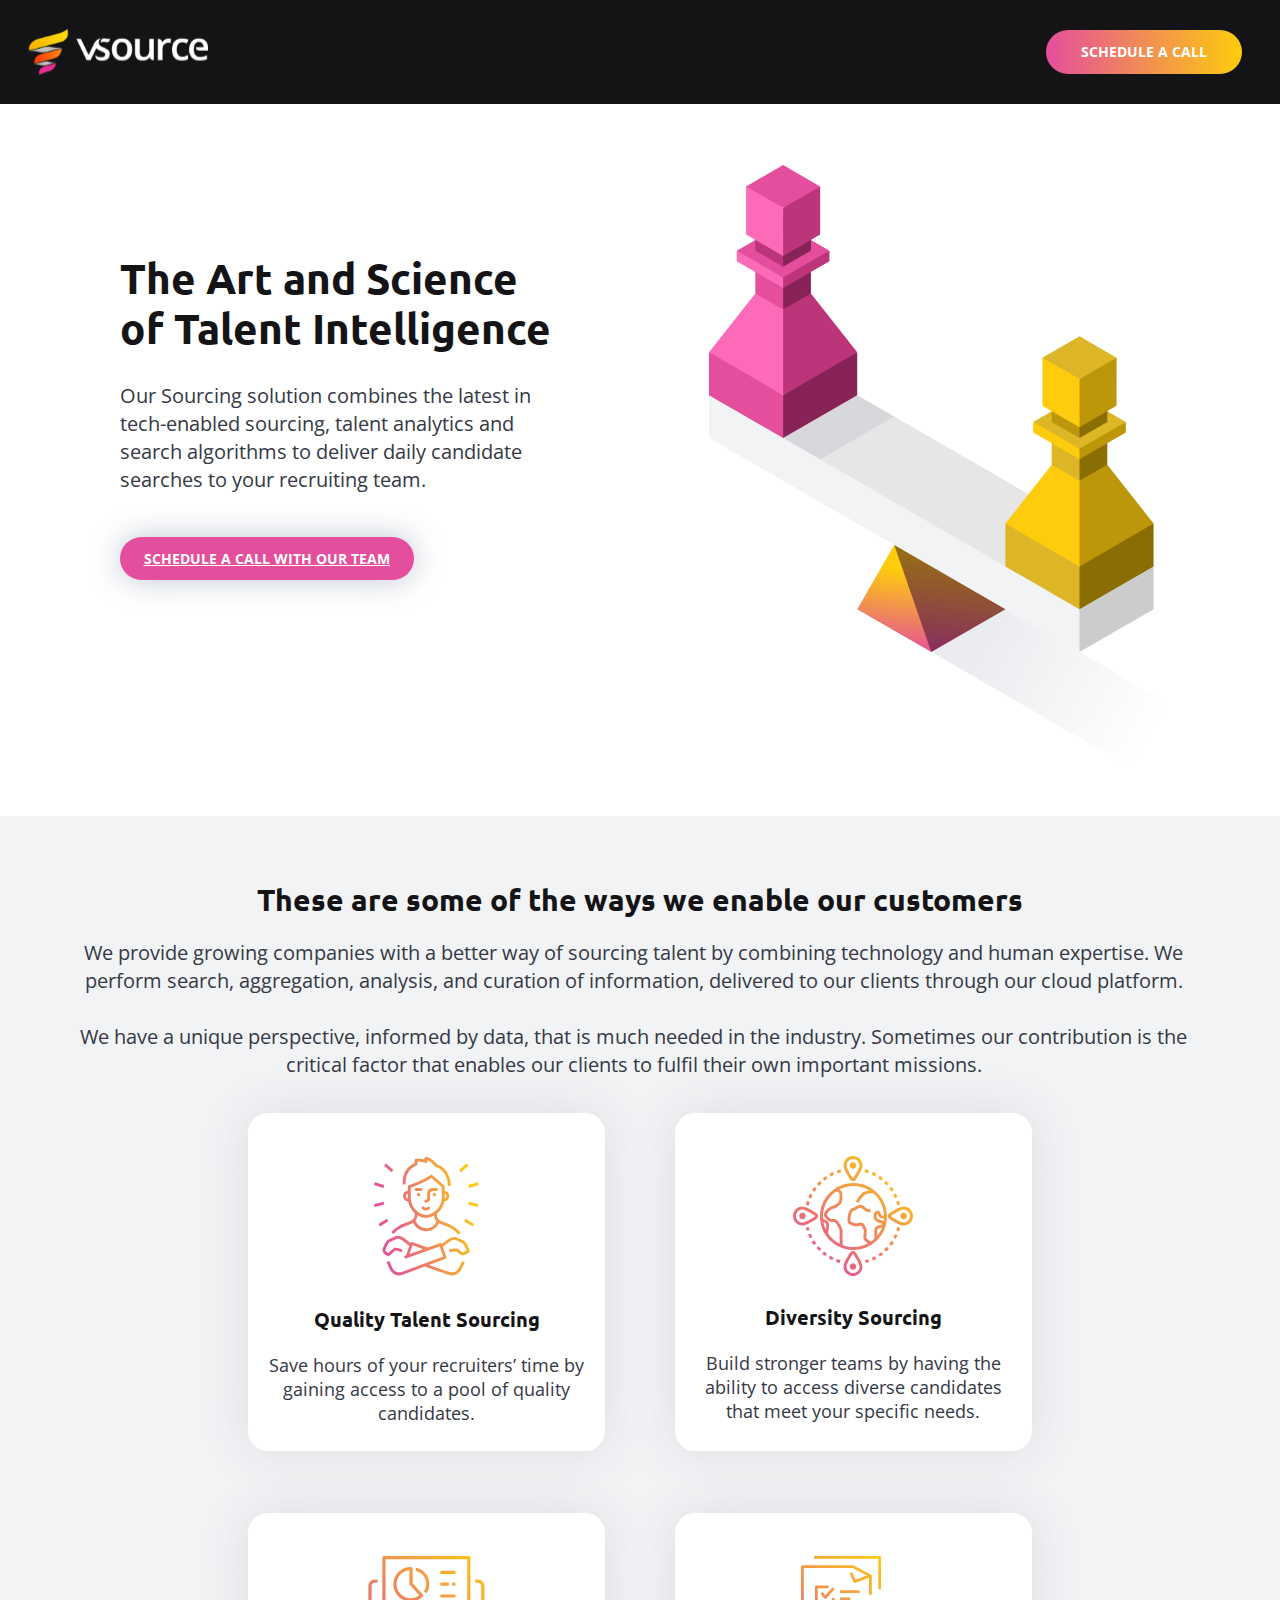
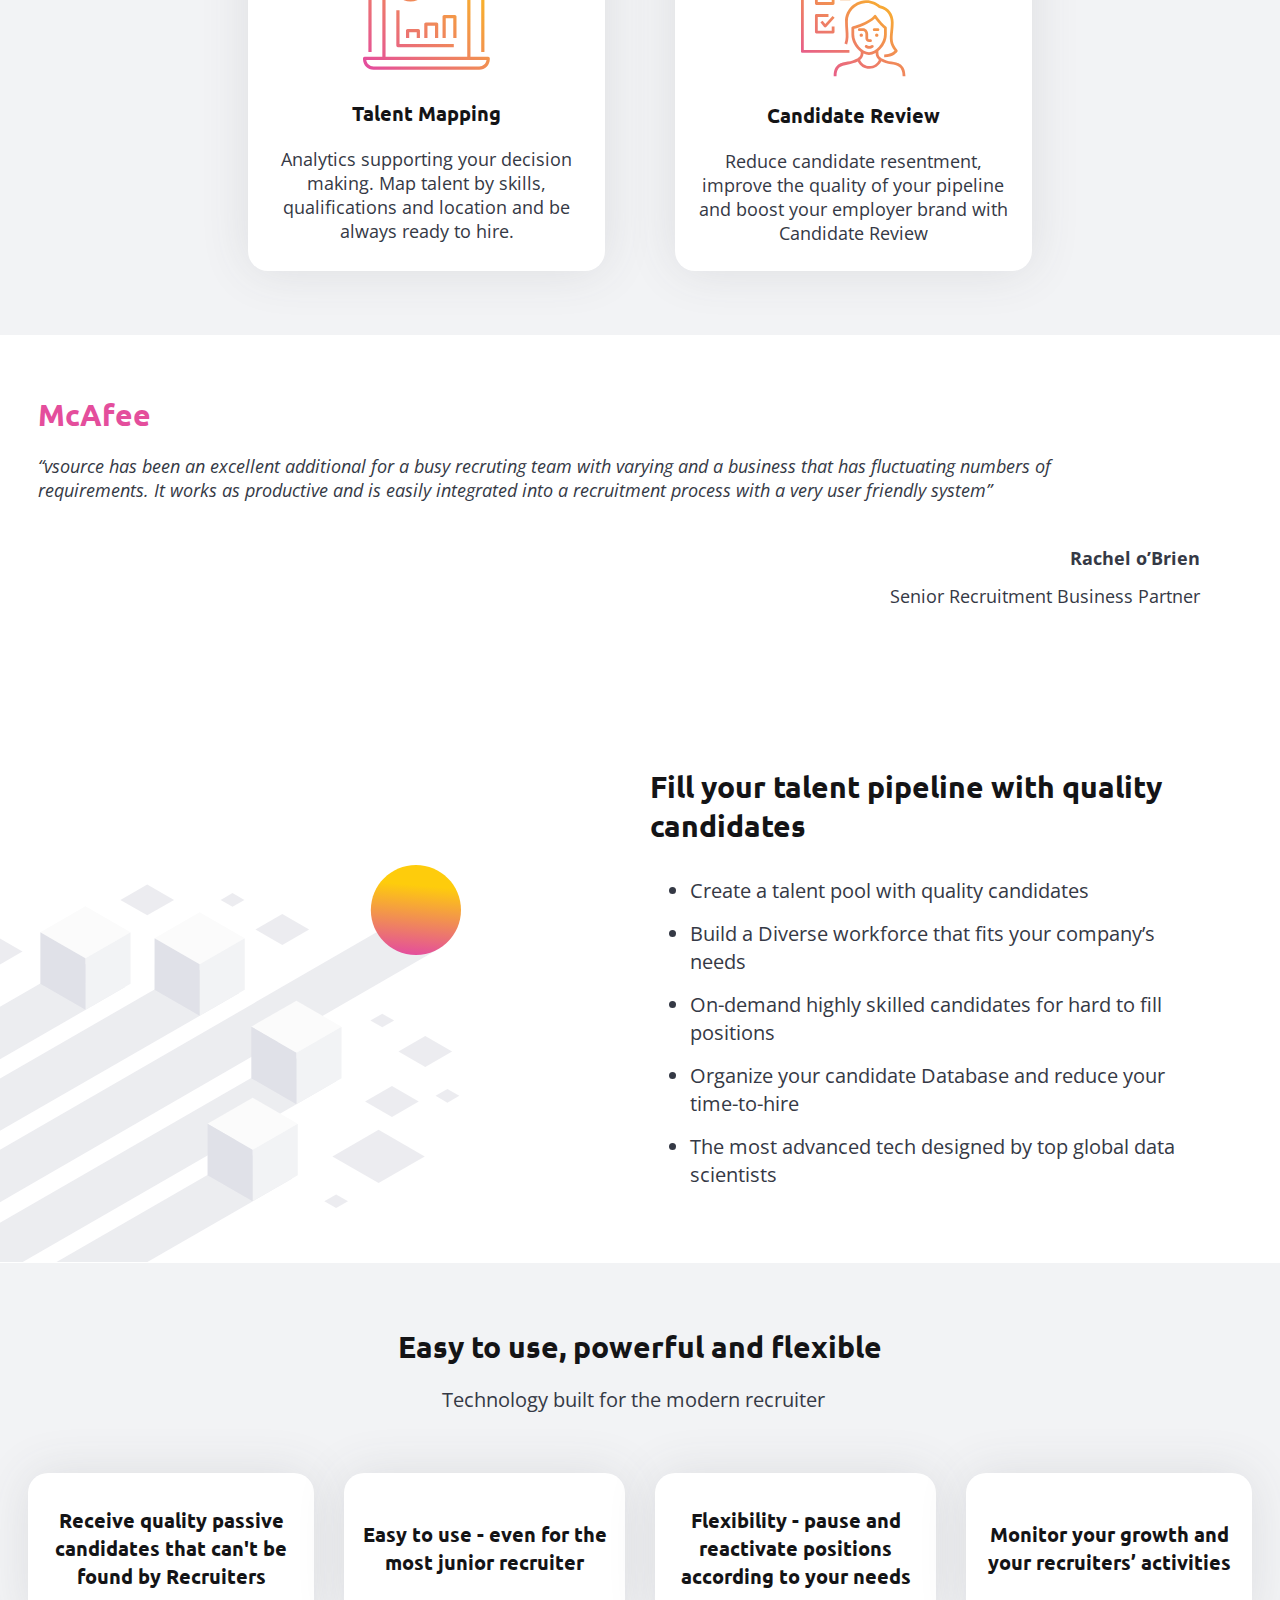
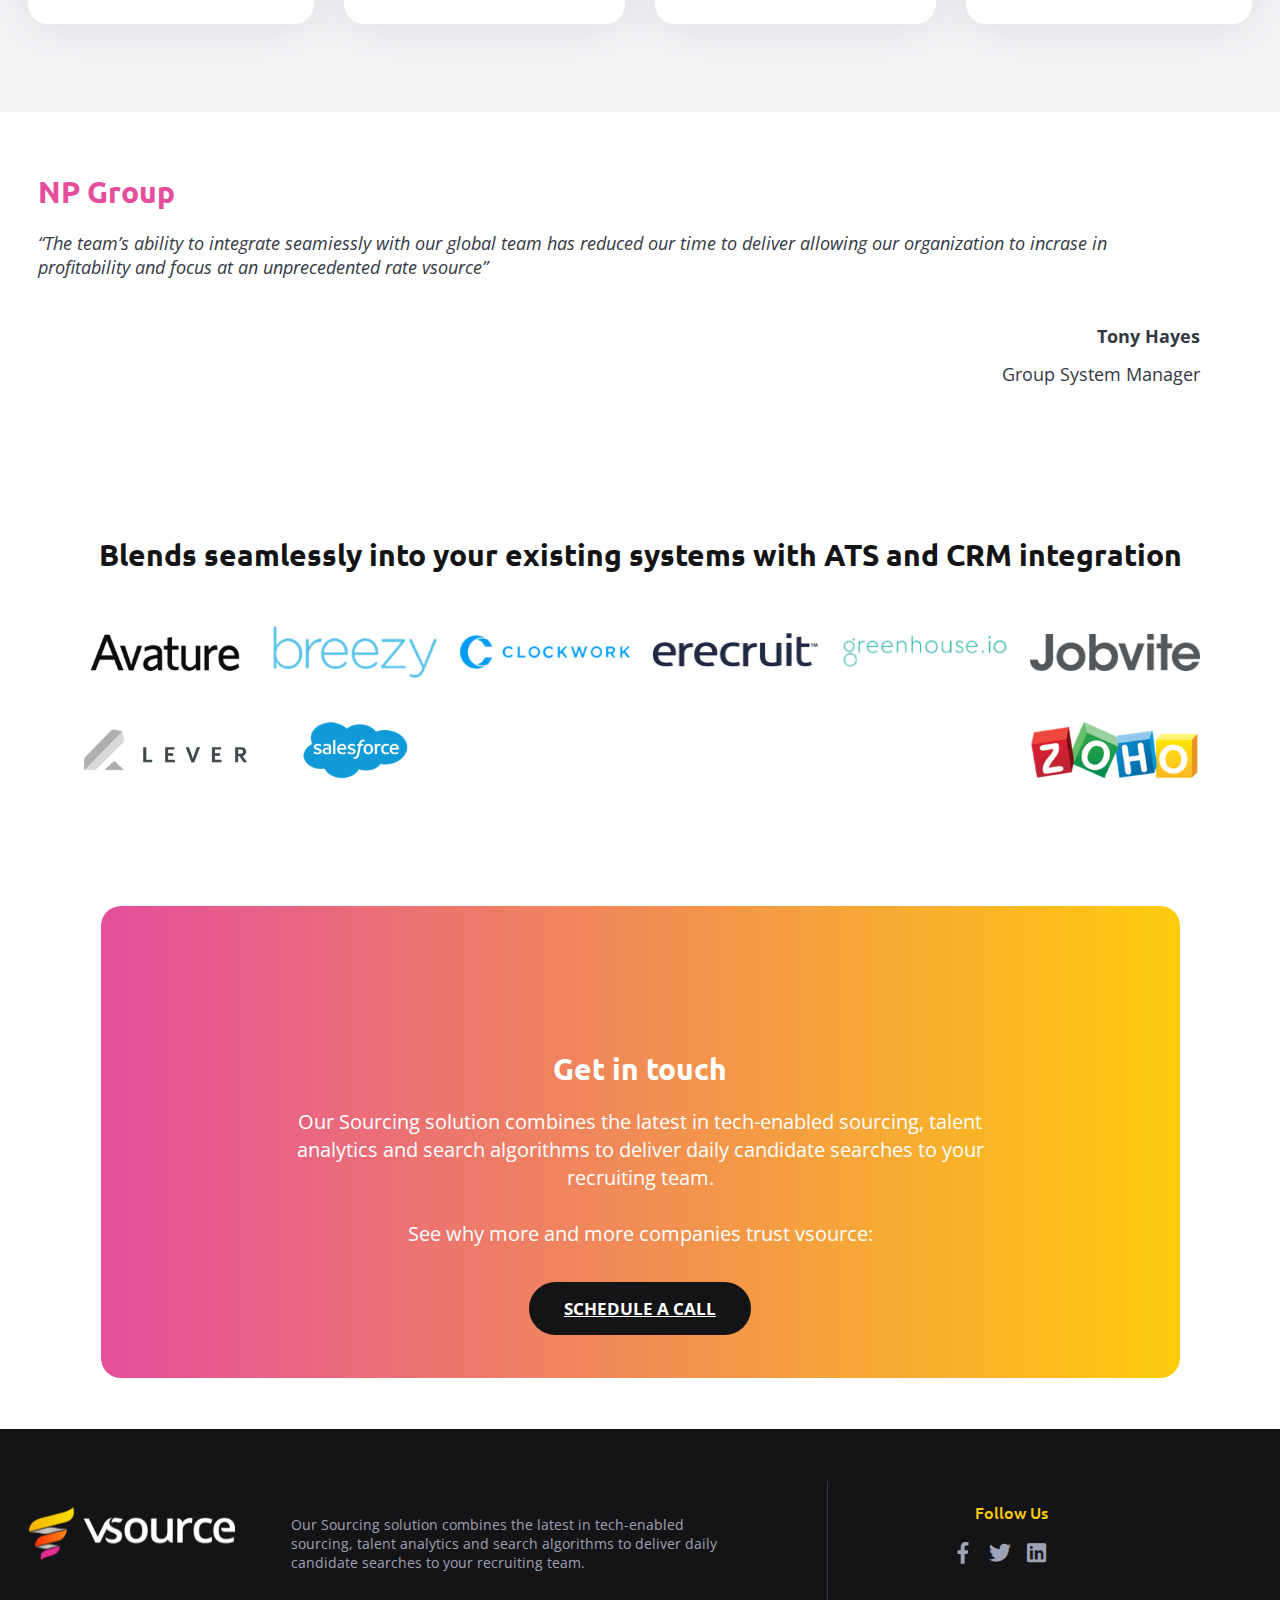
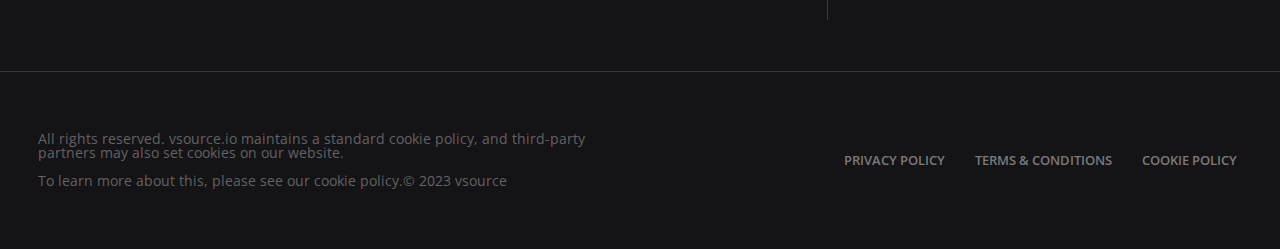
<file: index.html>
<!DOCTYPE html>
<html lang="en-US">
<head>
	<meta charset="UTF-8">
	<meta name="viewport" content="width=device-width, initial-scale=1">
	<link rel="profile" href="http://gmpg.org/xfn/11">
	<link rel="pingback" href="/xmlrpc.php">
	<meta name="robots" content="index, follow, max-image-preview:large, max-snippet:-1, max-video-preview:-1">
	<style>img:is([sizes="auto" i], [sizes^="auto," i]) { contain-intrinsic-size: 3000px 1500px }</style>
	
	<!-- This site is optimized with the Yoast SEO plugin v24.2 - https://yoast.com/wordpress/plugins/seo/ -->
	<title>vsource - Tech-Enabled Talent Sourcing</title>
	<meta name="description" content="vsource uses a combination of technology, unique algorithms and experience to source high quality candidates directly to you">
	<link rel="canonical" href="/">
	<meta property="og:locale" content="en_US">
	<meta property="og:type" content="website">
	<meta property="og:title" content="vsource - Tech-Enabled Talent Sourcing">
	<meta property="og:description" content="vsource uses a combination of technology, unique algorithms and experience to source high quality candidates directly to you">
	<meta property="og:url" content="/">
	<meta property="og:site_name" content="vsource - Tech-Enabled Talent Sourcing">
	<meta property="article:modified_time" content="2023-01-03T12:48:14+00:00">
	<meta property="og:image" content="/wp-content/uploads/2022/09/balance-1@1x.svg">
	<meta name="twitter:card" content="summary_large_image">
	<script type="application/ld+json" class="yoast-schema-graph">{"@context":"https://schema.org","@graph":[{"@type":"WebPage","@id":"/","url":"/","name":"vsource - Tech-Enabled Talent Sourcing","isPartOf":{"@id":"/#website"},"primaryImageOfPage":{"@id":"/#primaryimage"},"image":{"@id":"/#primaryimage"},"thumbnailUrl":"/wp-content/uploads/2022/09/balance-1@1x.svg","datePublished":"2022-09-06T10:23:24+00:00","dateModified":"2023-01-03T12:48:14+00:00","description":"vsource uses a combination of technology, unique algorithms and experience to source high quality candidates directly to you","breadcrumb":{"@id":"/#breadcrumb"},"inLanguage":"en-US","potentialAction":[{"@type":"ReadAction","target":["/"]}]},{"@type":"ImageObject","inLanguage":"en-US","@id":"/#primaryimage","url":"/wp-content/uploads/2022/09/balance-1@1x.svg","contentUrl":"/wp-content/uploads/2022/09/balance-1@1x.svg"},{"@type":"BreadcrumbList","@id":"/#breadcrumb","itemListElement":[{"@type":"ListItem","position":1,"name":"Home"}]},{"@type":"WebSite","@id":"/#website","url":"/","name":"vsource - Tech-Enabled Talent Sourcing","description":"vsource uses a combination of technology, unique algorithms and experience to source high quality candidates directly to you","potentialAction":[{"@type":"SearchAction","target":{"@type":"EntryPoint","urlTemplate":"/?s={search_term_string}"},"query-input":{"@type":"PropertyValueSpecification","valueRequired":true,"valueName":"search_term_string"}}],"inLanguage":"en-US"}]}</script>
	<!-- / Yoast SEO plugin. -->


<link rel="alternate" type="application/rss+xml" title="vsource - Tech-Enabled Talent Sourcing &raquo; Feed" href="/feed/">
<link rel="alternate" type="application/rss+xml" title="vsource - Tech-Enabled Talent Sourcing &raquo; Comments Feed" href="/comments/feed/">
<script>
window._wpemojiSettings = {"baseUrl":"https:\/\/s.w.org\/images\/core\/emoji\/15.0.3\/72x72\/","ext":".png","svgUrl":"https:\/\/s.w.org\/images\/core\/emoji\/15.0.3\/svg\/","svgExt":".svg","source":{"concatemoji":"\/wp-includes\/js\/wp-emoji-release.min.js?ver=6.7.1"}};
/*! This file is auto-generated */
!function(i,n){var o,s,e;function c(e){try{var t={supportTests:e,timestamp:(new Date).valueOf()};sessionStorage.setItem(o,JSON.stringify(t))}catch(e){}}function p(e,t,n){e.clearRect(0,0,e.canvas.width,e.canvas.height),e.fillText(t,0,0);var t=new Uint32Array(e.getImageData(0,0,e.canvas.width,e.canvas.height).data),r=(e.clearRect(0,0,e.canvas.width,e.canvas.height),e.fillText(n,0,0),new Uint32Array(e.getImageData(0,0,e.canvas.width,e.canvas.height).data));return t.every(function(e,t){return e===r[t]})}function u(e,t,n){switch(t){case"flag":return n(e,"🏳️‍⚧️","🏳️​⚧️")?!1:!n(e,"🇺🇳","🇺​🇳")&&!n(e,"🏴󠁧󠁢󠁥󠁮󠁧󠁿","🏴​󠁧​󠁢​󠁥​󠁮​󠁧​󠁿");case"emoji":return!n(e,"🐦‍⬛","🐦​⬛")}return!1}function f(e,t,n){var r="undefined"!=typeof WorkerGlobalScope&&self instanceof WorkerGlobalScope?new OffscreenCanvas(300,150):i.createElement("canvas"),a=r.getContext("2d",{willReadFrequently:!0}),o=(a.textBaseline="top",a.font="600 32px Arial",{});return e.forEach(function(e){o[e]=t(a,e,n)}),o}function t(e){var t=i.createElement("script");t.src=e,t.defer=!0,i.head.appendChild(t)}"undefined"!=typeof Promise&&(o="wpEmojiSettingsSupports",s=["flag","emoji"],n.supports={everything:!0,everythingExceptFlag:!0},e=new Promise(function(e){i.addEventListener("DOMContentLoaded",e,{once:!0})}),new Promise(function(t){var n=function(){try{var e=JSON.parse(sessionStorage.getItem(o));if("object"==typeof e&&"number"==typeof e.timestamp&&(new Date).valueOf()<e.timestamp+604800&&"object"==typeof e.supportTests)return e.supportTests}catch(e){}return null}();if(!n){if("undefined"!=typeof Worker&&"undefined"!=typeof OffscreenCanvas&&"undefined"!=typeof URL&&URL.createObjectURL&&"undefined"!=typeof Blob)try{var e="postMessage("+f.toString()+"("+[JSON.stringify(s),u.toString(),p.toString()].join(",")+"));",r=new Blob([e],{type:"text/javascript"}),a=new Worker(URL.createObjectURL(r),{name:"wpTestEmojiSupports"});return void(a.onmessage=function(e){c(n=e.data),a.terminate(),t(n)})}catch(e){}c(n=f(s,u,p))}t(n)}).then(function(e){for(var t in e)n.supports[t]=e[t],n.supports.everything=n.supports.everything&&n.supports[t],"flag"!==t&&(n.supports.everythingExceptFlag=n.supports.everythingExceptFlag&&n.supports[t]);n.supports.everythingExceptFlag=n.supports.everythingExceptFlag&&!n.supports.flag,n.DOMReady=!1,n.readyCallback=function(){n.DOMReady=!0}}).then(function(){return e}).then(function(){var e;n.supports.everything||(n.readyCallback(),(e=n.source||{}).concatemoji?t(e.concatemoji):e.wpemoji&&e.twemoji&&(t(e.twemoji),t(e.wpemoji)))}))}((window,document),window._wpemojiSettings);
</script>
<link rel="stylesheet" id="hfe-widgets-style-css" href="/wp-content/plugins/header-footer-elementor/inc/widgets-css/frontend.css?ver=2.0.6" media="all">
<style id="wp-emoji-styles-inline-css">img.wp-smiley, img.emoji {
		display: inline !important;
		border: none !important;
		box-shadow: none !important;
		height: 1em !important;
		width: 1em !important;
		margin: 0 0.07em !important;
		vertical-align: -0.1em !important;
		background: none !important;
		padding: 0 !important;
	}</style>
<style id="global-styles-inline-css">:root{--wp--preset--aspect-ratio--square: 1;--wp--preset--aspect-ratio--4-3: 4/3;--wp--preset--aspect-ratio--3-4: 3/4;--wp--preset--aspect-ratio--3-2: 3/2;--wp--preset--aspect-ratio--2-3: 2/3;--wp--preset--aspect-ratio--16-9: 16/9;--wp--preset--aspect-ratio--9-16: 9/16;--wp--preset--color--black: #000000;--wp--preset--color--cyan-bluish-gray: #abb8c3;--wp--preset--color--white: #ffffff;--wp--preset--color--pale-pink: #f78da7;--wp--preset--color--vivid-red: #cf2e2e;--wp--preset--color--luminous-vivid-orange: #ff6900;--wp--preset--color--luminous-vivid-amber: #fcb900;--wp--preset--color--light-green-cyan: #7bdcb5;--wp--preset--color--vivid-green-cyan: #00d084;--wp--preset--color--pale-cyan-blue: #8ed1fc;--wp--preset--color--vivid-cyan-blue: #0693e3;--wp--preset--color--vivid-purple: #9b51e0;--wp--preset--gradient--vivid-cyan-blue-to-vivid-purple: linear-gradient(135deg,rgba(6,147,227,1) 0%,rgb(155,81,224) 100%);--wp--preset--gradient--light-green-cyan-to-vivid-green-cyan: linear-gradient(135deg,rgb(122,220,180) 0%,rgb(0,208,130) 100%);--wp--preset--gradient--luminous-vivid-amber-to-luminous-vivid-orange: linear-gradient(135deg,rgba(252,185,0,1) 0%,rgba(255,105,0,1) 100%);--wp--preset--gradient--luminous-vivid-orange-to-vivid-red: linear-gradient(135deg,rgba(255,105,0,1) 0%,rgb(207,46,46) 100%);--wp--preset--gradient--very-light-gray-to-cyan-bluish-gray: linear-gradient(135deg,rgb(238,238,238) 0%,rgb(169,184,195) 100%);--wp--preset--gradient--cool-to-warm-spectrum: linear-gradient(135deg,rgb(74,234,220) 0%,rgb(151,120,209) 20%,rgb(207,42,186) 40%,rgb(238,44,130) 60%,rgb(251,105,98) 80%,rgb(254,248,76) 100%);--wp--preset--gradient--blush-light-purple: linear-gradient(135deg,rgb(255,206,236) 0%,rgb(152,150,240) 100%);--wp--preset--gradient--blush-bordeaux: linear-gradient(135deg,rgb(254,205,165) 0%,rgb(254,45,45) 50%,rgb(107,0,62) 100%);--wp--preset--gradient--luminous-dusk: linear-gradient(135deg,rgb(255,203,112) 0%,rgb(199,81,192) 50%,rgb(65,88,208) 100%);--wp--preset--gradient--pale-ocean: linear-gradient(135deg,rgb(255,245,203) 0%,rgb(182,227,212) 50%,rgb(51,167,181) 100%);--wp--preset--gradient--electric-grass: linear-gradient(135deg,rgb(202,248,128) 0%,rgb(113,206,126) 100%);--wp--preset--gradient--midnight: linear-gradient(135deg,rgb(2,3,129) 0%,rgb(40,116,252) 100%);--wp--preset--font-size--small: 13px;--wp--preset--font-size--medium: 20px;--wp--preset--font-size--large: 36px;--wp--preset--font-size--x-large: 42px;--wp--preset--spacing--20: 0.44rem;--wp--preset--spacing--30: 0.67rem;--wp--preset--spacing--40: 1rem;--wp--preset--spacing--50: 1.5rem;--wp--preset--spacing--60: 2.25rem;--wp--preset--spacing--70: 3.38rem;--wp--preset--spacing--80: 5.06rem;--wp--preset--shadow--natural: 6px 6px 9px rgba(0, 0, 0, 0.2);--wp--preset--shadow--deep: 12px 12px 50px rgba(0, 0, 0, 0.4);--wp--preset--shadow--sharp: 6px 6px 0px rgba(0, 0, 0, 0.2);--wp--preset--shadow--outlined: 6px 6px 0px -3px rgba(255, 255, 255, 1), 6px 6px rgba(0, 0, 0, 1);--wp--preset--shadow--crisp: 6px 6px 0px rgba(0, 0, 0, 1);}:root { --wp--style--global--content-size: 800px;--wp--style--global--wide-size: 1200px; }:where(body) { margin: 0; }.wp-site-blocks > .alignleft { float: left; margin-right: 2em; }.wp-site-blocks > .alignright { float: right; margin-left: 2em; }.wp-site-blocks > .aligncenter { justify-content: center; margin-left: auto; margin-right: auto; }:where(.wp-site-blocks) > * { margin-block-start: 24px; margin-block-end: 0; }:where(.wp-site-blocks) > :first-child { margin-block-start: 0; }:where(.wp-site-blocks) > :last-child { margin-block-end: 0; }:root { --wp--style--block-gap: 24px; }:root :where(.is-layout-flow) > :first-child{margin-block-start: 0;}:root :where(.is-layout-flow) > :last-child{margin-block-end: 0;}:root :where(.is-layout-flow) > *{margin-block-start: 24px;margin-block-end: 0;}:root :where(.is-layout-constrained) > :first-child{margin-block-start: 0;}:root :where(.is-layout-constrained) > :last-child{margin-block-end: 0;}:root :where(.is-layout-constrained) > *{margin-block-start: 24px;margin-block-end: 0;}:root :where(.is-layout-flex){gap: 24px;}:root :where(.is-layout-grid){gap: 24px;}.is-layout-flow > .alignleft{float: left;margin-inline-start: 0;margin-inline-end: 2em;}.is-layout-flow > .alignright{float: right;margin-inline-start: 2em;margin-inline-end: 0;}.is-layout-flow > .aligncenter{margin-left: auto !important;margin-right: auto !important;}.is-layout-constrained > .alignleft{float: left;margin-inline-start: 0;margin-inline-end: 2em;}.is-layout-constrained > .alignright{float: right;margin-inline-start: 2em;margin-inline-end: 0;}.is-layout-constrained > .aligncenter{margin-left: auto !important;margin-right: auto !important;}.is-layout-constrained > :where(:not(.alignleft):not(.alignright):not(.alignfull)){max-width: var(--wp--style--global--content-size);margin-left: auto !important;margin-right: auto !important;}.is-layout-constrained > .alignwide{max-width: var(--wp--style--global--wide-size);}body .is-layout-flex{display: flex;}.is-layout-flex{flex-wrap: wrap;align-items: center;}.is-layout-flex > :is(*, div){margin: 0;}body .is-layout-grid{display: grid;}.is-layout-grid > :is(*, div){margin: 0;}body{padding-top: 0px;padding-right: 0px;padding-bottom: 0px;padding-left: 0px;}a:where(:not(.wp-element-button)){text-decoration: underline;}:root :where(.wp-element-button, .wp-block-button__link){background-color: #32373c;border-width: 0;color: #fff;font-family: inherit;font-size: inherit;line-height: inherit;padding: calc(0.667em + 2px) calc(1.333em + 2px);text-decoration: none;}.has-black-color{color: var(--wp--preset--color--black) !important;}.has-cyan-bluish-gray-color{color: var(--wp--preset--color--cyan-bluish-gray) !important;}.has-white-color{color: var(--wp--preset--color--white) !important;}.has-pale-pink-color{color: var(--wp--preset--color--pale-pink) !important;}.has-vivid-red-color{color: var(--wp--preset--color--vivid-red) !important;}.has-luminous-vivid-orange-color{color: var(--wp--preset--color--luminous-vivid-orange) !important;}.has-luminous-vivid-amber-color{color: var(--wp--preset--color--luminous-vivid-amber) !important;}.has-light-green-cyan-color{color: var(--wp--preset--color--light-green-cyan) !important;}.has-vivid-green-cyan-color{color: var(--wp--preset--color--vivid-green-cyan) !important;}.has-pale-cyan-blue-color{color: var(--wp--preset--color--pale-cyan-blue) !important;}.has-vivid-cyan-blue-color{color: var(--wp--preset--color--vivid-cyan-blue) !important;}.has-vivid-purple-color{color: var(--wp--preset--color--vivid-purple) !important;}.has-black-background-color{background-color: var(--wp--preset--color--black) !important;}.has-cyan-bluish-gray-background-color{background-color: var(--wp--preset--color--cyan-bluish-gray) !important;}.has-white-background-color{background-color: var(--wp--preset--color--white) !important;}.has-pale-pink-background-color{background-color: var(--wp--preset--color--pale-pink) !important;}.has-vivid-red-background-color{background-color: var(--wp--preset--color--vivid-red) !important;}.has-luminous-vivid-orange-background-color{background-color: var(--wp--preset--color--luminous-vivid-orange) !important;}.has-luminous-vivid-amber-background-color{background-color: var(--wp--preset--color--luminous-vivid-amber) !important;}.has-light-green-cyan-background-color{background-color: var(--wp--preset--color--light-green-cyan) !important;}.has-vivid-green-cyan-background-color{background-color: var(--wp--preset--color--vivid-green-cyan) !important;}.has-pale-cyan-blue-background-color{background-color: var(--wp--preset--color--pale-cyan-blue) !important;}.has-vivid-cyan-blue-background-color{background-color: var(--wp--preset--color--vivid-cyan-blue) !important;}.has-vivid-purple-background-color{background-color: var(--wp--preset--color--vivid-purple) !important;}.has-black-border-color{border-color: var(--wp--preset--color--black) !important;}.has-cyan-bluish-gray-border-color{border-color: var(--wp--preset--color--cyan-bluish-gray) !important;}.has-white-border-color{border-color: var(--wp--preset--color--white) !important;}.has-pale-pink-border-color{border-color: var(--wp--preset--color--pale-pink) !important;}.has-vivid-red-border-color{border-color: var(--wp--preset--color--vivid-red) !important;}.has-luminous-vivid-orange-border-color{border-color: var(--wp--preset--color--luminous-vivid-orange) !important;}.has-luminous-vivid-amber-border-color{border-color: var(--wp--preset--color--luminous-vivid-amber) !important;}.has-light-green-cyan-border-color{border-color: var(--wp--preset--color--light-green-cyan) !important;}.has-vivid-green-cyan-border-color{border-color: var(--wp--preset--color--vivid-green-cyan) !important;}.has-pale-cyan-blue-border-color{border-color: var(--wp--preset--color--pale-cyan-blue) !important;}.has-vivid-cyan-blue-border-color{border-color: var(--wp--preset--color--vivid-cyan-blue) !important;}.has-vivid-purple-border-color{border-color: var(--wp--preset--color--vivid-purple) !important;}.has-vivid-cyan-blue-to-vivid-purple-gradient-background{background: var(--wp--preset--gradient--vivid-cyan-blue-to-vivid-purple) !important;}.has-light-green-cyan-to-vivid-green-cyan-gradient-background{background: var(--wp--preset--gradient--light-green-cyan-to-vivid-green-cyan) !important;}.has-luminous-vivid-amber-to-luminous-vivid-orange-gradient-background{background: var(--wp--preset--gradient--luminous-vivid-amber-to-luminous-vivid-orange) !important;}.has-luminous-vivid-orange-to-vivid-red-gradient-background{background: var(--wp--preset--gradient--luminous-vivid-orange-to-vivid-red) !important;}.has-very-light-gray-to-cyan-bluish-gray-gradient-background{background: var(--wp--preset--gradient--very-light-gray-to-cyan-bluish-gray) !important;}.has-cool-to-warm-spectrum-gradient-background{background: var(--wp--preset--gradient--cool-to-warm-spectrum) !important;}.has-blush-light-purple-gradient-background{background: var(--wp--preset--gradient--blush-light-purple) !important;}.has-blush-bordeaux-gradient-background{background: var(--wp--preset--gradient--blush-bordeaux) !important;}.has-luminous-dusk-gradient-background{background: var(--wp--preset--gradient--luminous-dusk) !important;}.has-pale-ocean-gradient-background{background: var(--wp--preset--gradient--pale-ocean) !important;}.has-electric-grass-gradient-background{background: var(--wp--preset--gradient--electric-grass) !important;}.has-midnight-gradient-background{background: var(--wp--preset--gradient--midnight) !important;}.has-small-font-size{font-size: var(--wp--preset--font-size--small) !important;}.has-medium-font-size{font-size: var(--wp--preset--font-size--medium) !important;}.has-large-font-size{font-size: var(--wp--preset--font-size--large) !important;}.has-x-large-font-size{font-size: var(--wp--preset--font-size--x-large) !important;}
:root :where(.wp-block-pullquote){font-size: 1.5em;line-height: 1.6;}</style>
<link rel="stylesheet" id="hfe-style-css" href="/wp-content/plugins/header-footer-elementor/assets/css/header-footer-elementor.css?ver=2.0.6" media="all">
<link rel="stylesheet" id="elementor-icons-css" href="/wp-content/plugins/elementor/assets/lib/eicons/css/elementor-icons.min.css?ver=5.34.0" media="all">
<link rel="stylesheet" id="elementor-frontend-css" href="/wp-content/uploads/elementor/css/custom-frontend.min.css?ver=1737281161" media="all">
<link rel="stylesheet" id="elementor-post-5-css" href="/wp-content/uploads/elementor/css/post-5.css?ver=1737281161" media="all">
<link rel="stylesheet" id="widget-heading-css" href="/wp-content/plugins/elementor/assets/css/widget-heading.min.css?ver=3.26.5" media="all">
<link rel="stylesheet" id="widget-text-editor-css" href="/wp-content/plugins/elementor/assets/css/widget-text-editor.min.css?ver=3.26.5" media="all">
<link rel="stylesheet" id="widget-image-css" href="/wp-content/plugins/elementor/assets/css/widget-image.min.css?ver=3.26.5" media="all">
<link rel="stylesheet" id="elementor-post-34-css" href="/wp-content/uploads/elementor/css/post-34.css?ver=1737281162" media="all">
<link rel="stylesheet" id="elementor-post-13-css" href="/wp-content/uploads/elementor/css/post-13.css?ver=1737281163" media="all">
<link rel="stylesheet" id="elementor-post-22-css" href="/wp-content/uploads/elementor/css/post-22.css?ver=1737281163" media="all">
<link rel="stylesheet" id="euis-css" href="/wp-content/plugins/unlimited-elementor-inner-sections-by-boomdevs/public/css/euis-public.css?ver=1.0.7" media="all">
<link rel="stylesheet" id="parent-style-css" href="/wp-content/themes/hello-elementor/style.css?ver=6.7.1" media="all">
<link rel="stylesheet" id="child-style-css" href="/wp-content/themes/Vsource/style.css?ver=6.7.1" media="all">
<link rel="stylesheet" id="hello-elementor-css" href="/wp-content/themes/hello-elementor/style.min.css?ver=3.2.1" media="all">
<link rel="stylesheet" id="hello-elementor-theme-style-css" href="/wp-content/themes/hello-elementor/theme.min.css?ver=3.2.1" media="all">
<link rel="stylesheet" id="hello-elementor-header-footer-css" href="/wp-content/themes/hello-elementor/header-footer.min.css?ver=3.2.1" media="all">
<link rel="stylesheet" id="hfe-icons-list-css" href="/wp-content/plugins/elementor/assets/css/widget-icon-list.min.css?ver=3.24.3" media="all">
<link rel="stylesheet" id="hfe-social-icons-css" href="/wp-content/plugins/elementor/assets/css/widget-social-icons.min.css?ver=3.24.0" media="all">
<link rel="stylesheet" id="hfe-social-share-icons-brands-css" href="/wp-content/plugins/elementor/assets/lib/font-awesome/css/brands.css?ver=5.15.3" media="all">
<link rel="stylesheet" id="hfe-social-share-icons-fontawesome-css" href="/wp-content/plugins/elementor/assets/lib/font-awesome/css/fontawesome.css?ver=5.15.3" media="all">
<link rel="stylesheet" id="hfe-nav-menu-icons-css" href="/wp-content/plugins/elementor/assets/lib/font-awesome/css/solid.css?ver=5.15.3" media="all">
<link rel="stylesheet" id="hfe-widget-blockquote-css" href="/wp-content/plugins/elementor-pro/assets/css/widget-blockquote.min.css?ver=3.25.0" media="all">
<link rel="stylesheet" id="eael-general-css" href="/wp-content/plugins/essential-addons-for-elementor-lite/assets/front-end/css/view/general.min.css?ver=6.1.0" media="all">
<link rel="stylesheet" id="moove_gdpr_frontend-css" href="/wp-content/plugins/gdpr-cookie-compliance/dist/styles/gdpr-main.css?ver=4.15.6" media="all">
<style id="moove_gdpr_frontend-inline-css">#moove_gdpr_cookie_modal,#moove_gdpr_cookie_info_bar,.gdpr_cookie_settings_shortcode_content{font-family:Nunito,sans-serif}#moove_gdpr_save_popup_settings_button{background-color:#373737;color:#fff}#moove_gdpr_save_popup_settings_button:hover{background-color:#000}#moove_gdpr_cookie_info_bar .moove-gdpr-info-bar-container .moove-gdpr-info-bar-content a.mgbutton,#moove_gdpr_cookie_info_bar .moove-gdpr-info-bar-container .moove-gdpr-info-bar-content button.mgbutton{background-color:#0c4da2}#moove_gdpr_cookie_modal .moove-gdpr-modal-content .moove-gdpr-modal-footer-content .moove-gdpr-button-holder a.mgbutton,#moove_gdpr_cookie_modal .moove-gdpr-modal-content .moove-gdpr-modal-footer-content .moove-gdpr-button-holder button.mgbutton,.gdpr_cookie_settings_shortcode_content .gdpr-shr-button.button-green{background-color:#0c4da2;border-color:#0c4da2}#moove_gdpr_cookie_modal .moove-gdpr-modal-content .moove-gdpr-modal-footer-content .moove-gdpr-button-holder a.mgbutton:hover,#moove_gdpr_cookie_modal .moove-gdpr-modal-content .moove-gdpr-modal-footer-content .moove-gdpr-button-holder button.mgbutton:hover,.gdpr_cookie_settings_shortcode_content .gdpr-shr-button.button-green:hover{background-color:#fff;color:#0c4da2}#moove_gdpr_cookie_modal .moove-gdpr-modal-content .moove-gdpr-modal-close i,#moove_gdpr_cookie_modal .moove-gdpr-modal-content .moove-gdpr-modal-close span.gdpr-icon{background-color:#0c4da2;border:1px solid #0c4da2}#moove_gdpr_cookie_info_bar span.change-settings-button.focus-g,#moove_gdpr_cookie_info_bar span.change-settings-button:focus,#moove_gdpr_cookie_info_bar button.change-settings-button.focus-g,#moove_gdpr_cookie_info_bar button.change-settings-button:focus{-webkit-box-shadow:0 0 1px 3px #0c4da2;-moz-box-shadow:0 0 1px 3px #0c4da2;box-shadow:0 0 1px 3px #0c4da2}#moove_gdpr_cookie_modal .moove-gdpr-modal-content .moove-gdpr-modal-close i:hover,#moove_gdpr_cookie_modal .moove-gdpr-modal-content .moove-gdpr-modal-close span.gdpr-icon:hover,#moove_gdpr_cookie_info_bar span[data-href]>u.change-settings-button{color:#0c4da2}#moove_gdpr_cookie_modal .moove-gdpr-modal-content .moove-gdpr-modal-left-content #moove-gdpr-menu li.menu-item-selected a span.gdpr-icon,#moove_gdpr_cookie_modal .moove-gdpr-modal-content .moove-gdpr-modal-left-content #moove-gdpr-menu li.menu-item-selected button span.gdpr-icon{color:inherit}#moove_gdpr_cookie_modal .moove-gdpr-modal-content .moove-gdpr-modal-left-content #moove-gdpr-menu li a span.gdpr-icon,#moove_gdpr_cookie_modal .moove-gdpr-modal-content .moove-gdpr-modal-left-content #moove-gdpr-menu li button span.gdpr-icon{color:inherit}#moove_gdpr_cookie_modal .gdpr-acc-link{line-height:0;font-size:0;color:transparent;position:absolute}#moove_gdpr_cookie_modal .moove-gdpr-modal-content .moove-gdpr-modal-close:hover i,#moove_gdpr_cookie_modal .moove-gdpr-modal-content .moove-gdpr-modal-left-content #moove-gdpr-menu li a,#moove_gdpr_cookie_modal .moove-gdpr-modal-content .moove-gdpr-modal-left-content #moove-gdpr-menu li button,#moove_gdpr_cookie_modal .moove-gdpr-modal-content .moove-gdpr-modal-left-content #moove-gdpr-menu li button i,#moove_gdpr_cookie_modal .moove-gdpr-modal-content .moove-gdpr-modal-left-content #moove-gdpr-menu li a i,#moove_gdpr_cookie_modal .moove-gdpr-modal-content .moove-gdpr-tab-main .moove-gdpr-tab-main-content a:hover,#moove_gdpr_cookie_info_bar.moove-gdpr-dark-scheme .moove-gdpr-info-bar-container .moove-gdpr-info-bar-content a.mgbutton:hover,#moove_gdpr_cookie_info_bar.moove-gdpr-dark-scheme .moove-gdpr-info-bar-container .moove-gdpr-info-bar-content button.mgbutton:hover,#moove_gdpr_cookie_info_bar.moove-gdpr-dark-scheme .moove-gdpr-info-bar-container .moove-gdpr-info-bar-content a:hover,#moove_gdpr_cookie_info_bar.moove-gdpr-dark-scheme .moove-gdpr-info-bar-container .moove-gdpr-info-bar-content button:hover,#moove_gdpr_cookie_info_bar.moove-gdpr-dark-scheme .moove-gdpr-info-bar-container .moove-gdpr-info-bar-content span.change-settings-button:hover,#moove_gdpr_cookie_info_bar.moove-gdpr-dark-scheme .moove-gdpr-info-bar-container .moove-gdpr-info-bar-content button.change-settings-button:hover,#moove_gdpr_cookie_info_bar.moove-gdpr-dark-scheme .moove-gdpr-info-bar-container .moove-gdpr-info-bar-content u.change-settings-button:hover,#moove_gdpr_cookie_info_bar span[data-href]>u.change-settings-button,#moove_gdpr_cookie_info_bar.moove-gdpr-dark-scheme .moove-gdpr-info-bar-container .moove-gdpr-info-bar-content a.mgbutton.focus-g,#moove_gdpr_cookie_info_bar.moove-gdpr-dark-scheme .moove-gdpr-info-bar-container .moove-gdpr-info-bar-content button.mgbutton.focus-g,#moove_gdpr_cookie_info_bar.moove-gdpr-dark-scheme .moove-gdpr-info-bar-container .moove-gdpr-info-bar-content a.focus-g,#moove_gdpr_cookie_info_bar.moove-gdpr-dark-scheme .moove-gdpr-info-bar-container .moove-gdpr-info-bar-content button.focus-g,#moove_gdpr_cookie_info_bar.moove-gdpr-dark-scheme .moove-gdpr-info-bar-container .moove-gdpr-info-bar-content a.mgbutton:focus,#moove_gdpr_cookie_info_bar.moove-gdpr-dark-scheme .moove-gdpr-info-bar-container .moove-gdpr-info-bar-content button.mgbutton:focus,#moove_gdpr_cookie_info_bar.moove-gdpr-dark-scheme .moove-gdpr-info-bar-container .moove-gdpr-info-bar-content a:focus,#moove_gdpr_cookie_info_bar.moove-gdpr-dark-scheme .moove-gdpr-info-bar-container .moove-gdpr-info-bar-content button:focus,#moove_gdpr_cookie_info_bar.moove-gdpr-dark-scheme .moove-gdpr-info-bar-container .moove-gdpr-info-bar-content span.change-settings-button.focus-g,span.change-settings-button:focus,button.change-settings-button.focus-g,button.change-settings-button:focus,#moove_gdpr_cookie_info_bar.moove-gdpr-dark-scheme .moove-gdpr-info-bar-container .moove-gdpr-info-bar-content u.change-settings-button.focus-g,#moove_gdpr_cookie_info_bar.moove-gdpr-dark-scheme .moove-gdpr-info-bar-container .moove-gdpr-info-bar-content u.change-settings-button:focus{color:#0c4da2}#moove_gdpr_cookie_modal.gdpr_lightbox-hide{display:none}</style>
<link rel="stylesheet" id="google-fonts-1-css" href="https://fonts.googleapis.com/css?family=Roboto%3A100%2C100italic%2C200%2C200italic%2C300%2C300italic%2C400%2C400italic%2C500%2C500italic%2C600%2C600italic%2C700%2C700italic%2C800%2C800italic%2C900%2C900italic%7CRoboto+Slab%3A100%2C100italic%2C200%2C200italic%2C300%2C300italic%2C400%2C400italic%2C500%2C500italic%2C600%2C600italic%2C700%2C700italic%2C800%2C800italic%2C900%2C900italic%7CUbuntu%3A100%2C100italic%2C200%2C200italic%2C300%2C300italic%2C400%2C400italic%2C500%2C500italic%2C600%2C600italic%2C700%2C700italic%2C800%2C800italic%2C900%2C900italic%7COpen+Sans%3A100%2C100italic%2C200%2C200italic%2C300%2C300italic%2C400%2C400italic%2C500%2C500italic%2C600%2C600italic%2C700%2C700italic%2C800%2C800italic%2C900%2C900italic&#038;display=auto&#038;ver=6.7.1" media="all">
<link rel="stylesheet" id="elementor-icons-shared-0-css" href="/wp-content/plugins/elementor/assets/lib/font-awesome/css/fontawesome.min.css?ver=5.15.3" media="all">
<link rel="stylesheet" id="elementor-icons-fa-brands-css" href="/wp-content/plugins/elementor/assets/lib/font-awesome/css/brands.min.css?ver=5.15.3" media="all">
<link rel="preconnect" href="https://fonts.gstatic.com/" crossorigin>
<script src="/wp-includes/js/jquery/jquery.min.js?ver=3.7.1" id="jquery-core-js"></script>
<script src="/wp-includes/js/jquery/jquery-migrate.min.js?ver=3.4.1" id="jquery-migrate-js"></script>
<script id="jquery-js-after">!function($){"use strict";$(document).ready(function(){$(this).scrollTop()>100&&$(".hfe-scroll-to-top-wrap").removeClass("hfe-scroll-to-top-hide"),$(window).scroll(function(){$(this).scrollTop()<100?$(".hfe-scroll-to-top-wrap").fadeOut(300):$(".hfe-scroll-to-top-wrap").fadeIn(300)}),$(".hfe-scroll-to-top-wrap").on("click",function(){$("html, body").animate({scrollTop:0},300);return!1})})}(jQuery);</script>
<script src="/wp-content/plugins/unlimited-elementor-inner-sections-by-boomdevs/public/js/euis-public.js?ver=1.0.7" id="euis-js"></script>
<link rel="https://api.w.org/" href="/wp-json/">
<link rel="alternate" title="JSON" type="application/json" href="/wp-json/wp/v2/pages/34">
<link rel="EditURI" type="application/rsd+xml" title="RSD" href="/xmlrpc.php?rsd">
<meta name="generator" content="WordPress 6.7.1">
<link rel="shortlink" href="/">
<link rel="alternate" title="oEmbed (JSON)" type="application/json+oembed" href="/wp-json/oembed/1.0/embed?url=https%3A%2F%2F%2F">
<link rel="alternate" title="oEmbed (XML)" type="text/xml+oembed" href="/wp-json/oembed/1.0/embed?url=https%3A%2F%2F%2F#038;format=xml">
<meta name="generator" content="Elementor 3.26.5; features: additional_custom_breakpoints; settings: css_print_method-external, google_font-enabled, font_display-auto">
<!-- Google tag (gtag.js) -->
<script async src="https://www.googletagmanager.com/gtag/js?id=G-YS3NYWT8BX"></script>
<script>window.dataLayer = window.dataLayer || [];
  function gtag(){dataLayer.push(arguments);}
  gtag('js', new Date());
  gtag('config', 'G-YS3NYWT8BX');</script>
			<style>.e-con.e-parent:nth-of-type(n+4):not(.e-lazyloaded):not(.e-no-lazyload),
				.e-con.e-parent:nth-of-type(n+4):not(.e-lazyloaded):not(.e-no-lazyload) * {
					background-image: none !important;
				}
				@media screen and (max-height: 1024px) {
					.e-con.e-parent:nth-of-type(n+3):not(.e-lazyloaded):not(.e-no-lazyload),
					.e-con.e-parent:nth-of-type(n+3):not(.e-lazyloaded):not(.e-no-lazyload) * {
						background-image: none !important;
					}
				}
				@media screen and (max-height: 640px) {
					.e-con.e-parent:nth-of-type(n+2):not(.e-lazyloaded):not(.e-no-lazyload),
					.e-con.e-parent:nth-of-type(n+2):not(.e-lazyloaded):not(.e-no-lazyload) * {
						background-image: none !important;
					}
				}</style>
			<link rel="icon" href="/wp-content/uploads/2022/09/Zrzut-ekranu-2022-09-9-o-13.52.14.png" sizes="32x32">
<link rel="icon" href="/wp-content/uploads/2022/09/Zrzut-ekranu-2022-09-9-o-13.52.14.png" sizes="192x192">
<link rel="apple-touch-icon" href="/wp-content/uploads/2022/09/Zrzut-ekranu-2022-09-9-o-13.52.14.png">
<meta name="msapplication-TileImage" content="/wp-content/uploads/2022/09/Zrzut-ekranu-2022-09-9-o-13.52.14.png">
</head>

<body class="home page-template-default page page-id-34 wp-embed-responsive ehf-header ehf-footer ehf-template-hello-elementor ehf-stylesheet-Vsource elementor-default elementor-kit-5 elementor-page elementor-page-34">
<div id="page" class="hfeed site">

		<header id="masthead" itemscope="itemscope" itemtype="https://schema.org/WPHeader">
			<p class="main-title bhf-hidden" itemprop="headline"><a href="/" title="vsource &#8211; Tech-Enabled Talent Sourcing" rel="home">vsource &#8211; Tech-Enabled Talent Sourcing</a></p>
					<div data-elementor-type="wp-post" data-elementor-id="13" class="elementor elementor-13" data-elementor-post-type="elementor-hf">
						<section class="elementor-section elementor-top-section elementor-element elementor-element-f573fc0 elementor-section-boxed elementor-section-height-default elementor-section-height-default" data-id="f573fc0" data-element_type="section" data-settings="{&quot;background_background&quot;:&quot;classic&quot;}">
						<div class="elementor-container elementor-column-gap-default">
					<div class="elementor-column elementor-col-33 elementor-top-column elementor-element elementor-element-20e1c5c" data-id="20e1c5c" data-element_type="column">
			<div class="elementor-widget-wrap elementor-element-populated">
						<div class="elementor-element elementor-element-61298c2 elementor-widget elementor-widget-image" data-id="61298c2" data-element_type="widget" data-widget_type="image.default">
				<div class="elementor-widget-container">
																<a href="/">
							<img fetchpriority="high" width="800" height="227" src="/wp-content/uploads/2022/09/Negative.svg" class="attachment-large size-large wp-image-15" alt="">								</a>
															</div>
				</div>
					</div>
		</div>
				<div class="elementor-column elementor-col-33 elementor-top-column elementor-element elementor-element-0e9128d" data-id="0e9128d" data-element_type="column">
			<div class="elementor-widget-wrap">
							</div>
		</div>
				<div class="elementor-column elementor-col-33 elementor-top-column elementor-element elementor-element-56d0034" data-id="56d0034" data-element_type="column">
			<div class="elementor-widget-wrap elementor-element-populated">
						<div class="elementor-element elementor-element-11984e8 elementor-align-right elementor-mobile-align-center elementor-widget elementor-widget-button" data-id="11984e8" data-element_type="widget" data-widget_type="button.default">
				<div class="elementor-widget-container">
									<div class="elementor-button-wrapper">
					<a class="elementor-button elementor-button-link elementor-size-sm" href="/schedule-a-call/">
						<span class="elementor-button-content-wrapper">
									<span class="elementor-button-text">SCHEDULE A CALL</span>
					</span>
					</a>
				</div>
								</div>
				</div>
					</div>
		</div>
					</div>
		</section>
				</div>
				</header>

	
<main id="content" class="site-main post-34 page type-page status-publish hentry">

	
	<div class="page-content">
				<div data-elementor-type="wp-page" data-elementor-id="34" class="elementor elementor-34" data-elementor-post-type="page">
						<section class="elementor-section elementor-top-section elementor-element elementor-element-635ae1a elementor-section-boxed elementor-section-height-default elementor-section-height-default" data-id="635ae1a" data-element_type="section">
						<div class="elementor-container elementor-column-gap-default">
					<div class="elementor-column elementor-col-50 elementor-top-column elementor-element elementor-element-b0f4a5f" data-id="b0f4a5f" data-element_type="column">
			<div class="elementor-widget-wrap elementor-element-populated">
						<div class="elementor-element elementor-element-ed89bf7 elementor-widget elementor-widget-heading" data-id="ed89bf7" data-element_type="widget" data-widget_type="heading.default">
				<div class="elementor-widget-container">
					<h1 class="elementor-heading-title elementor-size-default">The Art and Science of Talent Intelligence</h1>				</div>
				</div>
				<div class="elementor-element elementor-element-a1cf72f elementor-widget elementor-widget-text-editor" data-id="a1cf72f" data-element_type="widget" data-widget_type="text-editor.default">
				<div class="elementor-widget-container">
									<p>Our Sourcing solution combines the latest in tech-enabled sourcing, talent analytics and search algorithms to deliver daily candidate searches to your recruiting team.</p>								</div>
				</div>
				<div class="elementor-element elementor-element-9eb277a elementor-mobile-align-center elementor-widget elementor-widget-button" data-id="9eb277a" data-element_type="widget" data-widget_type="button.default">
				<div class="elementor-widget-container">
									<div class="elementor-button-wrapper">
					<a class="elementor-button elementor-button-link elementor-size-sm" href="/schedule-a-call/">
						<span class="elementor-button-content-wrapper">
									<span class="elementor-button-text">SCHEDULE A CALL WITH OuR TEAM</span>
					</span>
					</a>
				</div>
								</div>
				</div>
					</div>
		</div>
				<div class="elementor-column elementor-col-50 elementor-top-column elementor-element elementor-element-9736568" data-id="9736568" data-element_type="column">
			<div class="elementor-widget-wrap elementor-element-populated">
						<div class="elementor-element elementor-element-b1bccbe elementor-widget elementor-widget-image" data-id="b1bccbe" data-element_type="widget" data-widget_type="image.default">
				<div class="elementor-widget-container">
															<img decoding="async" width="800" height="832" src="/wp-content/uploads/2022/09/balance-1@1x.svg" class="attachment-large size-large wp-image-37" alt="">															</div>
				</div>
					</div>
		</div>
					</div>
		</section>
				<section class="elementor-section elementor-top-section elementor-element elementor-element-b82fd8b elementor-section-boxed elementor-section-height-default elementor-section-height-default" data-id="b82fd8b" data-element_type="section" data-settings="{&quot;background_background&quot;:&quot;classic&quot;}">
						<div class="elementor-container elementor-column-gap-default">
					<div class="elementor-column elementor-col-100 elementor-top-column elementor-element elementor-element-ec8b263" data-id="ec8b263" data-element_type="column">
			<div class="elementor-widget-wrap elementor-element-populated">
						<div class="elementor-element elementor-element-b890b6c elementor-widget elementor-widget-heading" data-id="b890b6c" data-element_type="widget" data-widget_type="heading.default">
				<div class="elementor-widget-container">
					<h1 class="elementor-heading-title elementor-size-default">These are some of the ways we enable our customers</h1>				</div>
				</div>
				<div class="elementor-element elementor-element-4009e64 elementor-widget elementor-widget-text-editor" data-id="4009e64" data-element_type="widget" data-widget_type="text-editor.default">
				<div class="elementor-widget-container">
									<p>We provide growing companies with a better way of sourcing talent by combining technology and human expertise. We perform search, aggregation, analysis, and curation of information, delivered to our clients through our cloud platform.<br><br>We have a unique perspective, informed by data, that is much needed in the industry. Sometimes our contribution is the critical factor that enables our clients to fulfil their own important missions.</p>								</div>
				</div>
				<section class="elementor-section elementor-inner-section elementor-element elementor-element-5be0a9f elementor-section-boxed elementor-section-height-default elementor-section-height-default" data-id="5be0a9f" data-element_type="section">
						<div class="elementor-container elementor-column-gap-default">
					<div class="elementor-column elementor-col-25 elementor-inner-column elementor-element elementor-element-ff45900" data-id="ff45900" data-element_type="column" data-settings="{&quot;background_background&quot;:&quot;classic&quot;}">
			<div class="elementor-widget-wrap">
							</div>
		</div>
				<div class="elementor-column elementor-col-25 elementor-inner-column elementor-element elementor-element-1e015f2" data-id="1e015f2" data-element_type="column" data-settings="{&quot;background_background&quot;:&quot;classic&quot;}">
			<div class="elementor-widget-wrap elementor-element-populated">
						<div class="elementor-element elementor-element-36eac12 elementor-widget elementor-widget-image" data-id="36eac12" data-element_type="widget" data-widget_type="image.default">
				<div class="elementor-widget-container">
															<img decoding="async" width="800" height="912" src="/wp-content/uploads/2022/09/icon-1@1x.svg" class="attachment-large size-large wp-image-73" alt="">															</div>
				</div>
				<div class="elementor-element elementor-element-a136364 elementor-widget elementor-widget-heading" data-id="a136364" data-element_type="widget" data-widget_type="heading.default">
				<div class="elementor-widget-container">
					<h1 class="elementor-heading-title elementor-size-default">Quality Talent Sourcing</h1>				</div>
				</div>
				<div class="elementor-element elementor-element-1726c38 elementor-widget elementor-widget-text-editor" data-id="1726c38" data-element_type="widget" data-widget_type="text-editor.default">
				<div class="elementor-widget-container">
									<p>Save hours of your recruiters&#8217; time by gaining access to a pool of quality candidates.</p>								</div>
				</div>
					</div>
		</div>
				<div class="elementor-column elementor-col-25 elementor-inner-column elementor-element elementor-element-d30bebc" data-id="d30bebc" data-element_type="column" data-settings="{&quot;background_background&quot;:&quot;classic&quot;}">
			<div class="elementor-widget-wrap elementor-element-populated">
						<div class="elementor-element elementor-element-f8affa7 elementor-widget elementor-widget-image" data-id="f8affa7" data-element_type="widget" data-widget_type="image.default">
				<div class="elementor-widget-container">
															<img loading="lazy" decoding="async" width="800" height="800" src="/wp-content/uploads/2022/09/icon-2@1x.svg" class="attachment-large size-large wp-image-80" alt="">															</div>
				</div>
				<div class="elementor-element elementor-element-7894fcd elementor-widget elementor-widget-heading" data-id="7894fcd" data-element_type="widget" data-widget_type="heading.default">
				<div class="elementor-widget-container">
					<h1 class="elementor-heading-title elementor-size-default">Diversity Sourcing</h1>				</div>
				</div>
				<div class="elementor-element elementor-element-e8c86a6 elementor-widget elementor-widget-text-editor" data-id="e8c86a6" data-element_type="widget" data-widget_type="text-editor.default">
				<div class="elementor-widget-container">
									<p>Build stronger teams by having the ability to access diverse candidates that meet your specific needs.</p>								</div>
				</div>
					</div>
		</div>
				<div class="elementor-column elementor-col-25 elementor-inner-column elementor-element elementor-element-64e8f57" data-id="64e8f57" data-element_type="column" data-settings="{&quot;background_background&quot;:&quot;classic&quot;}">
			<div class="elementor-widget-wrap">
							</div>
		</div>
					</div>
		</section>
				<section class="elementor-section elementor-inner-section elementor-element elementor-element-43e0386 elementor-section-boxed elementor-section-height-default elementor-section-height-default" data-id="43e0386" data-element_type="section">
						<div class="elementor-container elementor-column-gap-default">
					<div class="elementor-column elementor-col-25 elementor-inner-column elementor-element elementor-element-81909e4" data-id="81909e4" data-element_type="column" data-settings="{&quot;background_background&quot;:&quot;classic&quot;}">
			<div class="elementor-widget-wrap">
							</div>
		</div>
				<div class="elementor-column elementor-col-25 elementor-inner-column elementor-element elementor-element-f2cd946" data-id="f2cd946" data-element_type="column" data-settings="{&quot;background_background&quot;:&quot;classic&quot;}">
			<div class="elementor-widget-wrap elementor-element-populated">
						<div class="elementor-element elementor-element-39f34e9 elementor-widget elementor-widget-image" data-id="39f34e9" data-element_type="widget" data-widget_type="image.default">
				<div class="elementor-widget-container">
															<img loading="lazy" decoding="async" width="800" height="721" src="/wp-content/uploads/2022/09/icon-4@1x.svg" class="attachment-large size-large wp-image-82" alt="">															</div>
				</div>
				<div class="elementor-element elementor-element-0f25218 elementor-widget elementor-widget-heading" data-id="0f25218" data-element_type="widget" data-widget_type="heading.default">
				<div class="elementor-widget-container">
					<h1 class="elementor-heading-title elementor-size-default">Talent Mapping</h1>				</div>
				</div>
				<div class="elementor-element elementor-element-4159aee elementor-widget elementor-widget-text-editor" data-id="4159aee" data-element_type="widget" data-widget_type="text-editor.default">
				<div class="elementor-widget-container">
									<p>Analytics supporting your decision making. Map talent by skills, qualifications and location and be always ready to hire.</p>								</div>
				</div>
					</div>
		</div>
				<div class="elementor-column elementor-col-25 elementor-inner-column elementor-element elementor-element-9a9a4ba" data-id="9a9a4ba" data-element_type="column" data-settings="{&quot;background_background&quot;:&quot;classic&quot;}">
			<div class="elementor-widget-wrap elementor-element-populated">
						<div class="elementor-element elementor-element-aaa318e elementor-widget elementor-widget-image" data-id="aaa318e" data-element_type="widget" data-widget_type="image.default">
				<div class="elementor-widget-container">
															<img loading="lazy" decoding="async" width="800" height="928" src="/wp-content/uploads/2022/09/icon-5@1x.svg" class="attachment-large size-large wp-image-83" alt="">															</div>
				</div>
				<div class="elementor-element elementor-element-616d04a elementor-widget elementor-widget-heading" data-id="616d04a" data-element_type="widget" data-widget_type="heading.default">
				<div class="elementor-widget-container">
					<h1 class="elementor-heading-title elementor-size-default">Candidate Review</h1>				</div>
				</div>
				<div class="elementor-element elementor-element-61cba95 elementor-widget elementor-widget-text-editor" data-id="61cba95" data-element_type="widget" data-widget_type="text-editor.default">
				<div class="elementor-widget-container">
									<p>Reduce candidate resentment, improve the quality of your pipeline and boost your employer brand with Candidate Review</p>								</div>
				</div>
					</div>
		</div>
				<div class="elementor-column elementor-col-25 elementor-inner-column elementor-element elementor-element-6192a8c" data-id="6192a8c" data-element_type="column" data-settings="{&quot;background_background&quot;:&quot;classic&quot;}">
			<div class="elementor-widget-wrap">
							</div>
		</div>
					</div>
		</section>
					</div>
		</div>
					</div>
		</section>
				<section class="elementor-section elementor-top-section elementor-element elementor-element-74bf08e elementor-section-boxed elementor-section-height-default elementor-section-height-default" data-id="74bf08e" data-element_type="section">
						<div class="elementor-container elementor-column-gap-default">
					<div class="elementor-column elementor-col-100 elementor-top-column elementor-element elementor-element-3ce9d79" data-id="3ce9d79" data-element_type="column">
			<div class="elementor-widget-wrap elementor-element-populated">
						<div class="elementor-element elementor-element-b996e34 elementor-widget elementor-widget-heading" data-id="b996e34" data-element_type="widget" data-widget_type="heading.default">
				<div class="elementor-widget-container">
					<h1 class="elementor-heading-title elementor-size-default">McAfee</h1>				</div>
				</div>
				<div class="elementor-element elementor-element-e238324 elementor-widget elementor-widget-text-editor" data-id="e238324" data-element_type="widget" data-widget_type="text-editor.default">
				<div class="elementor-widget-container">
									<p>&#8220;vsource has been an excellent additional for a busy recruting team with varying and a business that has fluctuating numbers of requirements. It works as productive and is easily integrated into a recruitment process with a very user friendly system&#8221;</p>								</div>
				</div>
				<section class="elementor-section elementor-inner-section elementor-element elementor-element-4259cd2 elementor-section-boxed elementor-section-height-default elementor-section-height-default" data-id="4259cd2" data-element_type="section">
						<div class="elementor-container elementor-column-gap-default">
					<div class="elementor-column elementor-col-100 elementor-inner-column elementor-element elementor-element-4f0f05c" data-id="4f0f05c" data-element_type="column">
			<div class="elementor-widget-wrap elementor-element-populated">
						<div class="elementor-element elementor-element-02c895e elementor-widget elementor-widget-text-editor" data-id="02c895e" data-element_type="widget" data-widget_type="text-editor.default">
				<div class="elementor-widget-container">
									<p><strong>Rachel o&#8217;Brien</strong></p>
<p>Senior Recruitment Business Partner</p>								</div>
				</div>
					</div>
		</div>
					</div>
		</section>
					</div>
		</div>
					</div>
		</section>
				<section class="elementor-section elementor-top-section elementor-element elementor-element-dd87252 elementor-section-boxed elementor-section-height-default elementor-section-height-default" data-id="dd87252" data-element_type="section" data-settings="{&quot;background_background&quot;:&quot;classic&quot;}">
						<div class="elementor-container elementor-column-gap-default">
					<div class="elementor-column elementor-col-50 elementor-top-column elementor-element elementor-element-9a307e8" data-id="9a307e8" data-element_type="column">
			<div class="elementor-widget-wrap">
							</div>
		</div>
				<div class="elementor-column elementor-col-50 elementor-top-column elementor-element elementor-element-f583c57" data-id="f583c57" data-element_type="column">
			<div class="elementor-widget-wrap elementor-element-populated">
						<div class="elementor-element elementor-element-bf06a6a elementor-widget elementor-widget-heading" data-id="bf06a6a" data-element_type="widget" data-widget_type="heading.default">
				<div class="elementor-widget-container">
					<h1 class="elementor-heading-title elementor-size-default">Fill your talent pipeline  with quality candidates</h1>				</div>
				</div>
				<div class="elementor-element elementor-element-09fdd8e elementor-widget elementor-widget-text-editor" data-id="09fdd8e" data-element_type="widget" data-widget_type="text-editor.default">
				<div class="elementor-widget-container">
									<ul>
 	<li style="margin-bottom: 15px;">Create a talent pool with quality candidates</li>
 	<li style="margin-bottom: 15px;">Build a Diverse workforce that fits your company’s needs</li>
 	<li style="margin-bottom: 15px;">On-demand highly skilled candidates for hard to fill positions</li>
 	<li style="margin-bottom: 15px;">Organize your candidate Database and reduce your time-to-hire</li>
 	<li>The most advanced tech designed by top global data scientists</li>
</ul>								</div>
				</div>
					</div>
		</div>
					</div>
		</section>
				<section class="elementor-section elementor-top-section elementor-element elementor-element-b95cb08 elementor-section-boxed elementor-section-height-default elementor-section-height-default" data-id="b95cb08" data-element_type="section" data-settings="{&quot;background_background&quot;:&quot;classic&quot;}">
						<div class="elementor-container elementor-column-gap-default">
					<div class="elementor-column elementor-col-100 elementor-top-column elementor-element elementor-element-11db22a" data-id="11db22a" data-element_type="column">
			<div class="elementor-widget-wrap elementor-element-populated">
						<div class="elementor-element elementor-element-58ee57e elementor-widget elementor-widget-heading" data-id="58ee57e" data-element_type="widget" data-widget_type="heading.default">
				<div class="elementor-widget-container">
					<h1 class="elementor-heading-title elementor-size-default">Easy to use, powerful and flexible</h1>				</div>
				</div>
				<div class="elementor-element elementor-element-1d454aa elementor-widget elementor-widget-text-editor" data-id="1d454aa" data-element_type="widget" data-widget_type="text-editor.default">
				<div class="elementor-widget-container">
									<p>Technology built for the modern recruiter</p>								</div>
				</div>
				<section class="elementor-section elementor-inner-section elementor-element elementor-element-0b863a9 elementor-section-boxed elementor-section-height-default elementor-section-height-default" data-id="0b863a9" data-element_type="section">
						<div class="elementor-container elementor-column-gap-default">
					<div class="elementor-column elementor-col-25 elementor-inner-column elementor-element elementor-element-b1ff7cc" data-id="b1ff7cc" data-element_type="column" data-settings="{&quot;background_background&quot;:&quot;classic&quot;}">
			<div class="elementor-widget-wrap elementor-element-populated">
						<div class="elementor-element elementor-element-073d5d8 elementor-widget elementor-widget-heading" data-id="073d5d8" data-element_type="widget" data-widget_type="heading.default">
				<div class="elementor-widget-container">
					<h1 class="elementor-heading-title elementor-size-default">Receive quality passive candidates that can't be found by Recruiters</h1>				</div>
				</div>
					</div>
		</div>
				<div class="elementor-column elementor-col-25 elementor-inner-column elementor-element elementor-element-978694b" data-id="978694b" data-element_type="column" data-settings="{&quot;background_background&quot;:&quot;classic&quot;}">
			<div class="elementor-widget-wrap elementor-element-populated">
						<div class="elementor-element elementor-element-20a5a82 elementor-widget elementor-widget-heading" data-id="20a5a82" data-element_type="widget" data-widget_type="heading.default">
				<div class="elementor-widget-container">
					<h1 class="elementor-heading-title elementor-size-default">Easy to use - even for the most junior recruiter

</h1>				</div>
				</div>
					</div>
		</div>
				<div class="elementor-column elementor-col-25 elementor-inner-column elementor-element elementor-element-8d91664" data-id="8d91664" data-element_type="column" data-settings="{&quot;background_background&quot;:&quot;classic&quot;}">
			<div class="elementor-widget-wrap elementor-element-populated">
						<div class="elementor-element elementor-element-aaef199 elementor-widget elementor-widget-heading" data-id="aaef199" data-element_type="widget" data-widget_type="heading.default">
				<div class="elementor-widget-container">
					<h1 class="elementor-heading-title elementor-size-default">Flexibility - pause and reactivate positions according to your needs</h1>				</div>
				</div>
					</div>
		</div>
				<div class="elementor-column elementor-col-25 elementor-inner-column elementor-element elementor-element-7b0550e" data-id="7b0550e" data-element_type="column" data-settings="{&quot;background_background&quot;:&quot;classic&quot;}">
			<div class="elementor-widget-wrap elementor-element-populated">
						<div class="elementor-element elementor-element-a9f7ede elementor-widget elementor-widget-heading" data-id="a9f7ede" data-element_type="widget" data-widget_type="heading.default">
				<div class="elementor-widget-container">
					<h1 class="elementor-heading-title elementor-size-default">Monitor your growth and your recruiters’ activities</h1>				</div>
				</div>
					</div>
		</div>
					</div>
		</section>
					</div>
		</div>
					</div>
		</section>
				<section class="elementor-section elementor-top-section elementor-element elementor-element-8ac32aa elementor-section-boxed elementor-section-height-default elementor-section-height-default" data-id="8ac32aa" data-element_type="section">
						<div class="elementor-container elementor-column-gap-default">
					<div class="elementor-column elementor-col-100 elementor-top-column elementor-element elementor-element-4511b1b" data-id="4511b1b" data-element_type="column">
			<div class="elementor-widget-wrap elementor-element-populated">
						<div class="elementor-element elementor-element-4edd530 elementor-widget elementor-widget-heading" data-id="4edd530" data-element_type="widget" data-widget_type="heading.default">
				<div class="elementor-widget-container">
					<h1 class="elementor-heading-title elementor-size-default">NP Group</h1>				</div>
				</div>
				<div class="elementor-element elementor-element-8edca50 elementor-widget elementor-widget-text-editor" data-id="8edca50" data-element_type="widget" data-widget_type="text-editor.default">
				<div class="elementor-widget-container">
									<p>&#8220;The team&#8217;s ability to integrate seamiessly with our global team has reduced our time to deliver allowing our organization to incrase in profitability and focus at an unprecedented rate vsource&#8221;</p>								</div>
				</div>
				<section class="elementor-section elementor-inner-section elementor-element elementor-element-3c8e25f elementor-section-boxed elementor-section-height-default elementor-section-height-default" data-id="3c8e25f" data-element_type="section">
						<div class="elementor-container elementor-column-gap-default">
					<div class="elementor-column elementor-col-100 elementor-inner-column elementor-element elementor-element-641099a" data-id="641099a" data-element_type="column">
			<div class="elementor-widget-wrap elementor-element-populated">
						<div class="elementor-element elementor-element-6c91706 elementor-widget elementor-widget-text-editor" data-id="6c91706" data-element_type="widget" data-widget_type="text-editor.default">
				<div class="elementor-widget-container">
									<p><strong>Tony Hayes</strong></p>
<p>Group System Manager</p>								</div>
				</div>
					</div>
		</div>
					</div>
		</section>
					</div>
		</div>
					</div>
		</section>
				<section class="elementor-section elementor-top-section elementor-element elementor-element-f6f032c elementor-section-boxed elementor-section-height-default elementor-section-height-default" data-id="f6f032c" data-element_type="section" data-settings="{&quot;background_background&quot;:&quot;classic&quot;}">
						<div class="elementor-container elementor-column-gap-default">
					<div class="elementor-column elementor-col-100 elementor-top-column elementor-element elementor-element-d78acb3" data-id="d78acb3" data-element_type="column">
			<div class="elementor-widget-wrap elementor-element-populated">
						<div class="elementor-element elementor-element-cb8ef5d elementor-widget elementor-widget-heading" data-id="cb8ef5d" data-element_type="widget" data-widget_type="heading.default">
				<div class="elementor-widget-container">
					<h1 class="elementor-heading-title elementor-size-default">Blends seamlessly into your existing systems with ATS and CRM integration</h1>				</div>
				</div>
				<section class="elementor-section elementor-inner-section elementor-element elementor-element-ed21532 elementor-section-boxed elementor-section-height-default elementor-section-height-default" data-id="ed21532" data-element_type="section">
						<div class="elementor-container elementor-column-gap-default">
					<div class="elementor-column elementor-col-16 elementor-inner-column elementor-element elementor-element-8494b85" data-id="8494b85" data-element_type="column">
			<div class="elementor-widget-wrap elementor-element-populated">
						<div class="elementor-element elementor-element-6adb3ed elementor-widget elementor-widget-image" data-id="6adb3ed" data-element_type="widget" data-widget_type="image.default">
				<div class="elementor-widget-container">
															<img loading="lazy" decoding="async" width="250" height="84" src="/wp-content/uploads/2022/12/avature-partner-logo.jpeg" class="attachment-large size-large wp-image-376" alt="">															</div>
				</div>
					</div>
		</div>
				<div class="elementor-column elementor-col-16 elementor-inner-column elementor-element elementor-element-367e54a" data-id="367e54a" data-element_type="column">
			<div class="elementor-widget-wrap elementor-element-populated">
						<div class="elementor-element elementor-element-4eb84f2 elementor-widget elementor-widget-image" data-id="4eb84f2" data-element_type="widget" data-widget_type="image.default">
				<div class="elementor-widget-container">
															<img loading="lazy" decoding="async" width="250" height="82" src="/wp-content/uploads/2022/12/breezy-partner-logo.png" class="attachment-large size-large wp-image-377" alt="">															</div>
				</div>
					</div>
		</div>
				<div class="elementor-column elementor-col-16 elementor-inner-column elementor-element elementor-element-20bcc6a" data-id="20bcc6a" data-element_type="column">
			<div class="elementor-widget-wrap elementor-element-populated">
						<div class="elementor-element elementor-element-89d73fd elementor-widget elementor-widget-image" data-id="89d73fd" data-element_type="widget" data-widget_type="image.default">
				<div class="elementor-widget-container">
															<img loading="lazy" decoding="async" width="426" height="85" src="/wp-content/uploads/2022/12/clockwork_partner_logo.webp" class="attachment-large size-large wp-image-378" alt="" srcset="/wp-content/uploads/2022/12/clockwork_partner_logo.webp 426w, /wp-content/uploads/2022/12/clockwork_partner_logo-300x60.webp 300w" sizes="(max-width: 426px) 100vw, 426px">															</div>
				</div>
					</div>
		</div>
				<div class="elementor-column elementor-col-16 elementor-inner-column elementor-element elementor-element-c40d05e" data-id="c40d05e" data-element_type="column">
			<div class="elementor-widget-wrap elementor-element-populated">
						<div class="elementor-element elementor-element-3174fe0 elementor-widget elementor-widget-image" data-id="3174fe0" data-element_type="widget" data-widget_type="image.default">
				<div class="elementor-widget-container">
															<img loading="lazy" decoding="async" width="346" height="84" src="/wp-content/uploads/2022/12/erecruit_logo-1.png" class="attachment-large size-large wp-image-379" alt="" srcset="/wp-content/uploads/2022/12/erecruit_logo-1.png 346w, /wp-content/uploads/2022/12/erecruit_logo-1-300x73.png 300w" sizes="(max-width: 346px) 100vw, 346px">															</div>
				</div>
					</div>
		</div>
				<div class="elementor-column elementor-col-16 elementor-inner-column elementor-element elementor-element-bfacb6a" data-id="bfacb6a" data-element_type="column">
			<div class="elementor-widget-wrap elementor-element-populated">
						<div class="elementor-element elementor-element-2417d3e elementor-widget elementor-widget-image" data-id="2417d3e" data-element_type="widget" data-widget_type="image.default">
				<div class="elementor-widget-container">
															<img loading="lazy" decoding="async" width="373" height="86" src="/wp-content/uploads/2022/12/Greenhouse_Partner_Logo-1.png" class="attachment-large size-large wp-image-380" alt="" srcset="/wp-content/uploads/2022/12/Greenhouse_Partner_Logo-1.png 373w, /wp-content/uploads/2022/12/Greenhouse_Partner_Logo-1-300x69.png 300w" sizes="(max-width: 373px) 100vw, 373px">															</div>
				</div>
					</div>
		</div>
				<div class="elementor-column elementor-col-16 elementor-inner-column elementor-element elementor-element-56ce019" data-id="56ce019" data-element_type="column">
			<div class="elementor-widget-wrap elementor-element-populated">
						<div class="elementor-element elementor-element-c561736 elementor-widget elementor-widget-image" data-id="c561736" data-element_type="widget" data-widget_type="image.default">
				<div class="elementor-widget-container">
															<img loading="lazy" decoding="async" width="386" height="84" src="/wp-content/uploads/2022/12/jobvite-vector-logo-1.jpeg" class="attachment-large size-large wp-image-381" alt="" srcset="/wp-content/uploads/2022/12/jobvite-vector-logo-1.jpeg 386w, /wp-content/uploads/2022/12/jobvite-vector-logo-1-300x65.jpeg 300w" sizes="(max-width: 386px) 100vw, 386px">															</div>
				</div>
					</div>
		</div>
					</div>
		</section>
				<section class="elementor-section elementor-inner-section elementor-element elementor-element-283eb86 elementor-section-boxed elementor-section-height-default elementor-section-height-default" data-id="283eb86" data-element_type="section">
						<div class="elementor-container elementor-column-gap-default">
					<div class="elementor-column elementor-col-16 elementor-inner-column elementor-element elementor-element-7c8ba1c" data-id="7c8ba1c" data-element_type="column">
			<div class="elementor-widget-wrap elementor-element-populated">
						<div class="elementor-element elementor-element-d8fabf1 elementor-widget elementor-widget-image" data-id="d8fabf1" data-element_type="widget" data-widget_type="image.default">
				<div class="elementor-widget-container">
															<img loading="lazy" decoding="async" width="328" height="86" src="/wp-content/uploads/2022/12/Lever_Logo-1.png" class="attachment-large size-large wp-image-382" alt="" srcset="/wp-content/uploads/2022/12/Lever_Logo-1.png 328w, /wp-content/uploads/2022/12/Lever_Logo-1-300x79.png 300w" sizes="(max-width: 328px) 100vw, 328px">															</div>
				</div>
					</div>
		</div>
				<div class="elementor-column elementor-col-16 elementor-inner-column elementor-element elementor-element-67dfab8" data-id="67dfab8" data-element_type="column">
			<div class="elementor-widget-wrap elementor-element-populated">
						<div class="elementor-element elementor-element-ca8e50e elementor-widget elementor-widget-image" data-id="ca8e50e" data-element_type="widget" data-widget_type="image.default">
				<div class="elementor-widget-container">
															<img loading="lazy" decoding="async" width="250" height="85" src="/wp-content/uploads/2022/12/salesforce_partner_logo.webp" class="attachment-large size-large wp-image-383" alt="">															</div>
				</div>
					</div>
		</div>
				<div class="elementor-column elementor-col-16 elementor-inner-column elementor-element elementor-element-c75aa6d" data-id="c75aa6d" data-element_type="column">
			<div class="elementor-widget-wrap elementor-element-populated">
						<div class="elementor-element elementor-element-e1ea8dd elementor-widget elementor-widget-image" data-id="e1ea8dd" data-element_type="widget" data-widget_type="image.default">
				<div class="elementor-widget-container">
															<img loading="lazy" decoding="async" width="440" height="89" src="/wp-content/uploads/2022/12/smartrecruiters_logo.png" class="attachment-large size-large wp-image-384" alt="" srcset="/wp-content/uploads/2022/12/smartrecruiters_logo.png 440w, /wp-content/uploads/2022/12/smartrecruiters_logo-300x61.png 300w" sizes="(max-width: 440px) 100vw, 440px">															</div>
				</div>
					</div>
		</div>
				<div class="elementor-column elementor-col-16 elementor-inner-column elementor-element elementor-element-43c384c" data-id="43c384c" data-element_type="column">
			<div class="elementor-widget-wrap elementor-element-populated">
						<div class="elementor-element elementor-element-2d9df4a elementor-widget elementor-widget-image" data-id="2d9df4a" data-element_type="widget" data-widget_type="image.default">
				<div class="elementor-widget-container">
															<img loading="lazy" decoding="async" width="482" height="98" src="/wp-content/uploads/2022/12/vincere_logo.png" class="attachment-large size-large wp-image-385" alt="" srcset="/wp-content/uploads/2022/12/vincere_logo.png 482w, /wp-content/uploads/2022/12/vincere_logo-300x61.png 300w" sizes="(max-width: 482px) 100vw, 482px">															</div>
				</div>
					</div>
		</div>
				<div class="elementor-column elementor-col-16 elementor-inner-column elementor-element elementor-element-cf8ffcb" data-id="cf8ffcb" data-element_type="column">
			<div class="elementor-widget-wrap elementor-element-populated">
						<div class="elementor-element elementor-element-b93424b elementor-widget elementor-widget-image" data-id="b93424b" data-element_type="widget" data-widget_type="image.default">
				<div class="elementor-widget-container">
															<img loading="lazy" decoding="async" width="327" height="85" src="/wp-content/uploads/2022/12/workablepartner_logo.png" class="attachment-large size-large wp-image-386" alt="" srcset="/wp-content/uploads/2022/12/workablepartner_logo.png 327w, /wp-content/uploads/2022/12/workablepartner_logo-300x78.png 300w" sizes="(max-width: 327px) 100vw, 327px">															</div>
				</div>
					</div>
		</div>
				<div class="elementor-column elementor-col-16 elementor-inner-column elementor-element elementor-element-e7d3bf2" data-id="e7d3bf2" data-element_type="column">
			<div class="elementor-widget-wrap elementor-element-populated">
						<div class="elementor-element elementor-element-f3ab755 elementor-widget elementor-widget-image" data-id="f3ab755" data-element_type="widget" data-widget_type="image.default">
				<div class="elementor-widget-container">
															<img loading="lazy" decoding="async" width="250" height="88" src="/wp-content/uploads/2022/12/zoho-partner-logo.webp" class="attachment-large size-large wp-image-387" alt="">															</div>
				</div>
					</div>
		</div>
					</div>
		</section>
					</div>
		</div>
					</div>
		</section>
				<section class="elementor-section elementor-top-section elementor-element elementor-element-f1f3f79 elementor-section-boxed elementor-section-height-default elementor-section-height-default" data-id="f1f3f79" data-element_type="section">
						<div class="elementor-container elementor-column-gap-default">
					<div class="elementor-column elementor-col-100 elementor-top-column elementor-element elementor-element-9c8bfed" data-id="9c8bfed" data-element_type="column" data-settings="{&quot;background_background&quot;:&quot;gradient&quot;}">
			<div class="elementor-widget-wrap elementor-element-populated">
						<div class="elementor-element elementor-element-470973a elementor-widget elementor-widget-image" data-id="470973a" data-element_type="widget" data-widget_type="image.default">
				<div class="elementor-widget-container">
															<img loading="lazy" decoding="async" width="800" height="800" src="/wp-content/uploads/2022/09/vsource_icon-2@1x.svg" class="attachment-large size-large wp-image-118" alt="">															</div>
				</div>
				<div class="elementor-element elementor-element-a9f4b12 elementor-widget elementor-widget-heading" data-id="a9f4b12" data-element_type="widget" data-widget_type="heading.default">
				<div class="elementor-widget-container">
					<h1 class="elementor-heading-title elementor-size-default">Get in touch</h1>				</div>
				</div>
				<div class="elementor-element elementor-element-ad7a853 elementor-widget elementor-widget-text-editor" data-id="ad7a853" data-element_type="widget" data-widget_type="text-editor.default">
				<div class="elementor-widget-container">
									<p>Our Sourcing solution combines the latest in tech-enabled sourcing, talent analytics and search algorithms to deliver daily candidate searches to your recruiting team.<br><br>See why more and more companies trust vsource: </p>								</div>
				</div>
				<div class="elementor-element elementor-element-a11f67d elementor-align-center elementor-widget elementor-widget-button" data-id="a11f67d" data-element_type="widget" data-widget_type="button.default">
				<div class="elementor-widget-container">
									<div class="elementor-button-wrapper">
					<a class="elementor-button elementor-button-link elementor-size-sm" href="/schedule-a-call/">
						<span class="elementor-button-content-wrapper">
									<span class="elementor-button-text">Schedule a call</span>
					</span>
					</a>
				</div>
								</div>
				</div>
					</div>
		</div>
					</div>
		</section>
				</div>
		
		
			</div>

	
</main>

	
		<footer itemtype="https://schema.org/WPFooter" itemscope="itemscope" id="colophon" role="contentinfo">
			<div class="footer-width-fixer">		<div data-elementor-type="wp-post" data-elementor-id="22" class="elementor elementor-22" data-elementor-post-type="elementor-hf">
						<section class="elementor-section elementor-top-section elementor-element elementor-element-06584aa elementor-section-boxed elementor-section-height-default elementor-section-height-default" data-id="06584aa" data-element_type="section" data-settings="{&quot;background_background&quot;:&quot;classic&quot;}">
						<div class="elementor-container elementor-column-gap-default">
					<div class="elementor-column elementor-col-50 elementor-top-column elementor-element elementor-element-b2c4a6b" data-id="b2c4a6b" data-element_type="column">
			<div class="elementor-widget-wrap elementor-element-populated">
						<section class="elementor-section elementor-inner-section elementor-element elementor-element-07a69e9 elementor-section-boxed elementor-section-height-default elementor-section-height-default" data-id="07a69e9" data-element_type="section">
						<div class="elementor-container elementor-column-gap-default">
					<div class="elementor-column elementor-col-50 elementor-inner-column elementor-element elementor-element-0dec3d0" data-id="0dec3d0" data-element_type="column">
			<div class="elementor-widget-wrap elementor-element-populated">
						<div class="elementor-element elementor-element-e9fb0d3 elementor-widget elementor-widget-image" data-id="e9fb0d3" data-element_type="widget" data-widget_type="image.default">
				<div class="elementor-widget-container">
															<img width="800" height="227" src="/wp-content/uploads/2022/09/Negative.svg" class="attachment-large size-large wp-image-15" alt="">															</div>
				</div>
					</div>
		</div>
				<div class="elementor-column elementor-col-50 elementor-inner-column elementor-element elementor-element-2c6c344" data-id="2c6c344" data-element_type="column">
			<div class="elementor-widget-wrap elementor-element-populated">
						<div class="elementor-element elementor-element-cf689e4 elementor-widget elementor-widget-text-editor" data-id="cf689e4" data-element_type="widget" data-widget_type="text-editor.default">
				<div class="elementor-widget-container">
									<p>Our Sourcing solution combines the latest in tech-enabled sourcing, talent analytics and search algorithms to deliver daily candidate searches to your recruiting team.</p>								</div>
				</div>
					</div>
		</div>
					</div>
		</section>
					</div>
		</div>
				<div class="elementor-column elementor-col-50 elementor-top-column elementor-element elementor-element-ab0b4b9" data-id="ab0b4b9" data-element_type="column">
			<div class="elementor-widget-wrap elementor-element-populated">
						<section class="elementor-section elementor-inner-section elementor-element elementor-element-cd1d44c elementor-section-boxed elementor-section-height-default elementor-section-height-default" data-id="cd1d44c" data-element_type="section">
						<div class="elementor-container elementor-column-gap-default">
					<div class="elementor-column elementor-col-100 elementor-inner-column elementor-element elementor-element-f022a1a" data-id="f022a1a" data-element_type="column">
			<div class="elementor-widget-wrap elementor-element-populated">
						<div class="elementor-element elementor-element-87ed799 elementor-widget elementor-widget-heading" data-id="87ed799" data-element_type="widget" data-widget_type="heading.default">
				<div class="elementor-widget-container">
					<h2 class="elementor-heading-title elementor-size-default">Follow Us</h2>				</div>
				</div>
				<div class="elementor-element elementor-element-6b70760 e-grid-align-right e-grid-align-mobile-center elementor-shape-rounded elementor-grid-0 elementor-widget elementor-widget-social-icons" data-id="6b70760" data-element_type="widget" data-widget_type="social-icons.default">
				<div class="elementor-widget-container">
							<div class="elementor-social-icons-wrapper elementor-grid">
							<span class="elementor-grid-item">
					<a class="elementor-icon elementor-social-icon elementor-social-icon- elementor-repeater-item-d2e7ddc" href="https://www.facebook.com/vsourceio/?fref=ts" target="_blank">
						<span class="elementor-screen-only"></span>
						<svg xmlns="http://www.w3.org/2000/svg" width="8" height="16" viewbox="0 0 8 16" fill="none"><path d="M6.52006 2.63607H7.96941V0.111793C7.71936 0.0773953 6.85941 0 5.8579 0C3.76823 0 2.33675 1.3144 2.33675 3.73019V5.95349H0.0307617V8.77544H2.33675V15.876H5.16399V8.7761H7.3767L7.72796 5.95415H5.16333V4.01C5.16399 3.19438 5.38361 2.63607 6.52006 2.63607Z" fill="#9FA1B4"></path></svg>					</a>
				</span>
							<span class="elementor-grid-item">
					<a class="elementor-icon elementor-social-icon elementor-social-icon-twitter elementor-repeater-item-1c96a94" href="https://twitter.com/vsourceio" target="_blank">
						<span class="elementor-screen-only">Twitter</span>
						<i class="fab fa-twitter"></i>					</a>
				</span>
							<span class="elementor-grid-item">
					<a class="elementor-icon elementor-social-icon elementor-social-icon-linkedin elementor-repeater-item-8d737e8" href="https://www.linkedin.com/company/vsourceio/" target="_blank">
						<span class="elementor-screen-only">Linkedin</span>
						<i class="fab fa-linkedin"></i>					</a>
				</span>
					</div>
						</div>
				</div>
					</div>
		</div>
					</div>
		</section>
					</div>
		</div>
					</div>
		</section>
				<section class="elementor-section elementor-top-section elementor-element elementor-element-0b975f9 elementor-section-boxed elementor-section-height-default elementor-section-height-default" data-id="0b975f9" data-element_type="section" data-settings="{&quot;background_background&quot;:&quot;classic&quot;}">
						<div class="elementor-container elementor-column-gap-default">
					<div class="elementor-column elementor-col-50 elementor-top-column elementor-element elementor-element-c78db8b" data-id="c78db8b" data-element_type="column">
			<div class="elementor-widget-wrap elementor-element-populated">
						<div class="elementor-element elementor-element-ff722ea elementor-widget elementor-widget-heading" data-id="ff722ea" data-element_type="widget" data-widget_type="heading.default">
				<div class="elementor-widget-container">
					<h2 class="elementor-heading-title elementor-size-default">All rights reserved. vsource.io maintains a standard cookie policy, and third-party partners may also set cookies on our website.<br> <br>To learn more about this, please see our cookie policy.© 2023 vsource</h2>				</div>
				</div>
					</div>
		</div>
				<div class="elementor-column elementor-col-50 elementor-top-column elementor-element elementor-element-4766bdc" data-id="4766bdc" data-element_type="column">
			<div class="elementor-widget-wrap elementor-element-populated">
						<div class="elementor-element elementor-element-e513ba9 hfe-nav-menu__align-right hfe-nav-menu__breakpoint-none hfe-submenu-icon-arrow hfe-submenu-animation-none hfe-link-redirect-child elementor-widget elementor-widget-navigation-menu" data-id="e513ba9" data-element_type="widget" data-settings="{&quot;padding_horizontal_menu_item&quot;:{&quot;unit&quot;:&quot;px&quot;,&quot;size&quot;:15,&quot;sizes&quot;:[]},&quot;padding_horizontal_menu_item_widescreen&quot;:{&quot;unit&quot;:&quot;px&quot;,&quot;size&quot;:&quot;&quot;,&quot;sizes&quot;:[]},&quot;padding_horizontal_menu_item_laptop&quot;:{&quot;unit&quot;:&quot;px&quot;,&quot;size&quot;:&quot;&quot;,&quot;sizes&quot;:[]},&quot;padding_horizontal_menu_item_tablet_extra&quot;:{&quot;unit&quot;:&quot;px&quot;,&quot;size&quot;:&quot;&quot;,&quot;sizes&quot;:[]},&quot;padding_horizontal_menu_item_tablet&quot;:{&quot;unit&quot;:&quot;px&quot;,&quot;size&quot;:&quot;&quot;,&quot;sizes&quot;:[]},&quot;padding_horizontal_menu_item_mobile_extra&quot;:{&quot;unit&quot;:&quot;px&quot;,&quot;size&quot;:&quot;&quot;,&quot;sizes&quot;:[]},&quot;padding_horizontal_menu_item_mobile&quot;:{&quot;unit&quot;:&quot;px&quot;,&quot;size&quot;:&quot;&quot;,&quot;sizes&quot;:[]},&quot;padding_vertical_menu_item&quot;:{&quot;unit&quot;:&quot;px&quot;,&quot;size&quot;:15,&quot;sizes&quot;:[]},&quot;padding_vertical_menu_item_widescreen&quot;:{&quot;unit&quot;:&quot;px&quot;,&quot;size&quot;:&quot;&quot;,&quot;sizes&quot;:[]},&quot;padding_vertical_menu_item_laptop&quot;:{&quot;unit&quot;:&quot;px&quot;,&quot;size&quot;:&quot;&quot;,&quot;sizes&quot;:[]},&quot;padding_vertical_menu_item_tablet_extra&quot;:{&quot;unit&quot;:&quot;px&quot;,&quot;size&quot;:&quot;&quot;,&quot;sizes&quot;:[]},&quot;padding_vertical_menu_item_tablet&quot;:{&quot;unit&quot;:&quot;px&quot;,&quot;size&quot;:&quot;&quot;,&quot;sizes&quot;:[]},&quot;padding_vertical_menu_item_mobile_extra&quot;:{&quot;unit&quot;:&quot;px&quot;,&quot;size&quot;:&quot;&quot;,&quot;sizes&quot;:[]},&quot;padding_vertical_menu_item_mobile&quot;:{&quot;unit&quot;:&quot;px&quot;,&quot;size&quot;:&quot;&quot;,&quot;sizes&quot;:[]},&quot;menu_space_between&quot;:{&quot;unit&quot;:&quot;px&quot;,&quot;size&quot;:&quot;&quot;,&quot;sizes&quot;:[]},&quot;menu_space_between_widescreen&quot;:{&quot;unit&quot;:&quot;px&quot;,&quot;size&quot;:&quot;&quot;,&quot;sizes&quot;:[]},&quot;menu_space_between_laptop&quot;:{&quot;unit&quot;:&quot;px&quot;,&quot;size&quot;:&quot;&quot;,&quot;sizes&quot;:[]},&quot;menu_space_between_tablet_extra&quot;:{&quot;unit&quot;:&quot;px&quot;,&quot;size&quot;:&quot;&quot;,&quot;sizes&quot;:[]},&quot;menu_space_between_tablet&quot;:{&quot;unit&quot;:&quot;px&quot;,&quot;size&quot;:&quot;&quot;,&quot;sizes&quot;:[]},&quot;menu_space_between_mobile_extra&quot;:{&quot;unit&quot;:&quot;px&quot;,&quot;size&quot;:&quot;&quot;,&quot;sizes&quot;:[]},&quot;menu_space_between_mobile&quot;:{&quot;unit&quot;:&quot;px&quot;,&quot;size&quot;:&quot;&quot;,&quot;sizes&quot;:[]},&quot;menu_row_space&quot;:{&quot;unit&quot;:&quot;px&quot;,&quot;size&quot;:&quot;&quot;,&quot;sizes&quot;:[]},&quot;menu_row_space_widescreen&quot;:{&quot;unit&quot;:&quot;px&quot;,&quot;size&quot;:&quot;&quot;,&quot;sizes&quot;:[]},&quot;menu_row_space_laptop&quot;:{&quot;unit&quot;:&quot;px&quot;,&quot;size&quot;:&quot;&quot;,&quot;sizes&quot;:[]},&quot;menu_row_space_tablet_extra&quot;:{&quot;unit&quot;:&quot;px&quot;,&quot;size&quot;:&quot;&quot;,&quot;sizes&quot;:[]},&quot;menu_row_space_tablet&quot;:{&quot;unit&quot;:&quot;px&quot;,&quot;size&quot;:&quot;&quot;,&quot;sizes&quot;:[]},&quot;menu_row_space_mobile_extra&quot;:{&quot;unit&quot;:&quot;px&quot;,&quot;size&quot;:&quot;&quot;,&quot;sizes&quot;:[]},&quot;menu_row_space_mobile&quot;:{&quot;unit&quot;:&quot;px&quot;,&quot;size&quot;:&quot;&quot;,&quot;sizes&quot;:[]},&quot;dropdown_border_radius&quot;:{&quot;unit&quot;:&quot;px&quot;,&quot;top&quot;:&quot;&quot;,&quot;right&quot;:&quot;&quot;,&quot;bottom&quot;:&quot;&quot;,&quot;left&quot;:&quot;&quot;,&quot;isLinked&quot;:true},&quot;dropdown_border_radius_widescreen&quot;:{&quot;unit&quot;:&quot;px&quot;,&quot;top&quot;:&quot;&quot;,&quot;right&quot;:&quot;&quot;,&quot;bottom&quot;:&quot;&quot;,&quot;left&quot;:&quot;&quot;,&quot;isLinked&quot;:true},&quot;dropdown_border_radius_laptop&quot;:{&quot;unit&quot;:&quot;px&quot;,&quot;top&quot;:&quot;&quot;,&quot;right&quot;:&quot;&quot;,&quot;bottom&quot;:&quot;&quot;,&quot;left&quot;:&quot;&quot;,&quot;isLinked&quot;:true},&quot;dropdown_border_radius_tablet_extra&quot;:{&quot;unit&quot;:&quot;px&quot;,&quot;top&quot;:&quot;&quot;,&quot;right&quot;:&quot;&quot;,&quot;bottom&quot;:&quot;&quot;,&quot;left&quot;:&quot;&quot;,&quot;isLinked&quot;:true},&quot;dropdown_border_radius_tablet&quot;:{&quot;unit&quot;:&quot;px&quot;,&quot;top&quot;:&quot;&quot;,&quot;right&quot;:&quot;&quot;,&quot;bottom&quot;:&quot;&quot;,&quot;left&quot;:&quot;&quot;,&quot;isLinked&quot;:true},&quot;dropdown_border_radius_mobile_extra&quot;:{&quot;unit&quot;:&quot;px&quot;,&quot;top&quot;:&quot;&quot;,&quot;right&quot;:&quot;&quot;,&quot;bottom&quot;:&quot;&quot;,&quot;left&quot;:&quot;&quot;,&quot;isLinked&quot;:true},&quot;dropdown_border_radius_mobile&quot;:{&quot;unit&quot;:&quot;px&quot;,&quot;top&quot;:&quot;&quot;,&quot;right&quot;:&quot;&quot;,&quot;bottom&quot;:&quot;&quot;,&quot;left&quot;:&quot;&quot;,&quot;isLinked&quot;:true},&quot;width_dropdown_item&quot;:{&quot;unit&quot;:&quot;px&quot;,&quot;size&quot;:&quot;220&quot;,&quot;sizes&quot;:[]},&quot;width_dropdown_item_widescreen&quot;:{&quot;unit&quot;:&quot;px&quot;,&quot;size&quot;:&quot;&quot;,&quot;sizes&quot;:[]},&quot;width_dropdown_item_laptop&quot;:{&quot;unit&quot;:&quot;px&quot;,&quot;size&quot;:&quot;&quot;,&quot;sizes&quot;:[]},&quot;width_dropdown_item_tablet_extra&quot;:{&quot;unit&quot;:&quot;px&quot;,&quot;size&quot;:&quot;&quot;,&quot;sizes&quot;:[]},&quot;width_dropdown_item_tablet&quot;:{&quot;unit&quot;:&quot;px&quot;,&quot;size&quot;:&quot;&quot;,&quot;sizes&quot;:[]},&quot;width_dropdown_item_mobile_extra&quot;:{&quot;unit&quot;:&quot;px&quot;,&quot;size&quot;:&quot;&quot;,&quot;sizes&quot;:[]},&quot;width_dropdown_item_mobile&quot;:{&quot;unit&quot;:&quot;px&quot;,&quot;size&quot;:&quot;&quot;,&quot;sizes&quot;:[]},&quot;padding_horizontal_dropdown_item&quot;:{&quot;unit&quot;:&quot;px&quot;,&quot;size&quot;:&quot;&quot;,&quot;sizes&quot;:[]},&quot;padding_horizontal_dropdown_item_widescreen&quot;:{&quot;unit&quot;:&quot;px&quot;,&quot;size&quot;:&quot;&quot;,&quot;sizes&quot;:[]},&quot;padding_horizontal_dropdown_item_laptop&quot;:{&quot;unit&quot;:&quot;px&quot;,&quot;size&quot;:&quot;&quot;,&quot;sizes&quot;:[]},&quot;padding_horizontal_dropdown_item_tablet_extra&quot;:{&quot;unit&quot;:&quot;px&quot;,&quot;size&quot;:&quot;&quot;,&quot;sizes&quot;:[]},&quot;padding_horizontal_dropdown_item_tablet&quot;:{&quot;unit&quot;:&quot;px&quot;,&quot;size&quot;:&quot;&quot;,&quot;sizes&quot;:[]},&quot;padding_horizontal_dropdown_item_mobile_extra&quot;:{&quot;unit&quot;:&quot;px&quot;,&quot;size&quot;:&quot;&quot;,&quot;sizes&quot;:[]},&quot;padding_horizontal_dropdown_item_mobile&quot;:{&quot;unit&quot;:&quot;px&quot;,&quot;size&quot;:&quot;&quot;,&quot;sizes&quot;:[]},&quot;padding_vertical_dropdown_item&quot;:{&quot;unit&quot;:&quot;px&quot;,&quot;size&quot;:15,&quot;sizes&quot;:[]},&quot;padding_vertical_dropdown_item_widescreen&quot;:{&quot;unit&quot;:&quot;px&quot;,&quot;size&quot;:&quot;&quot;,&quot;sizes&quot;:[]},&quot;padding_vertical_dropdown_item_laptop&quot;:{&quot;unit&quot;:&quot;px&quot;,&quot;size&quot;:&quot;&quot;,&quot;sizes&quot;:[]},&quot;padding_vertical_dropdown_item_tablet_extra&quot;:{&quot;unit&quot;:&quot;px&quot;,&quot;size&quot;:&quot;&quot;,&quot;sizes&quot;:[]},&quot;padding_vertical_dropdown_item_tablet&quot;:{&quot;unit&quot;:&quot;px&quot;,&quot;size&quot;:&quot;&quot;,&quot;sizes&quot;:[]},&quot;padding_vertical_dropdown_item_mobile_extra&quot;:{&quot;unit&quot;:&quot;px&quot;,&quot;size&quot;:&quot;&quot;,&quot;sizes&quot;:[]},&quot;padding_vertical_dropdown_item_mobile&quot;:{&quot;unit&quot;:&quot;px&quot;,&quot;size&quot;:&quot;&quot;,&quot;sizes&quot;:[]},&quot;distance_from_menu&quot;:{&quot;unit&quot;:&quot;px&quot;,&quot;size&quot;:&quot;&quot;,&quot;sizes&quot;:[]},&quot;distance_from_menu_widescreen&quot;:{&quot;unit&quot;:&quot;px&quot;,&quot;size&quot;:&quot;&quot;,&quot;sizes&quot;:[]},&quot;distance_from_menu_laptop&quot;:{&quot;unit&quot;:&quot;px&quot;,&quot;size&quot;:&quot;&quot;,&quot;sizes&quot;:[]},&quot;distance_from_menu_tablet_extra&quot;:{&quot;unit&quot;:&quot;px&quot;,&quot;size&quot;:&quot;&quot;,&quot;sizes&quot;:[]},&quot;distance_from_menu_tablet&quot;:{&quot;unit&quot;:&quot;px&quot;,&quot;size&quot;:&quot;&quot;,&quot;sizes&quot;:[]},&quot;distance_from_menu_mobile_extra&quot;:{&quot;unit&quot;:&quot;px&quot;,&quot;size&quot;:&quot;&quot;,&quot;sizes&quot;:[]},&quot;distance_from_menu_mobile&quot;:{&quot;unit&quot;:&quot;px&quot;,&quot;size&quot;:&quot;&quot;,&quot;sizes&quot;:[]},&quot;toggle_size&quot;:{&quot;unit&quot;:&quot;px&quot;,&quot;size&quot;:&quot;&quot;,&quot;sizes&quot;:[]},&quot;toggle_size_widescreen&quot;:{&quot;unit&quot;:&quot;px&quot;,&quot;size&quot;:&quot;&quot;,&quot;sizes&quot;:[]},&quot;toggle_size_laptop&quot;:{&quot;unit&quot;:&quot;px&quot;,&quot;size&quot;:&quot;&quot;,&quot;sizes&quot;:[]},&quot;toggle_size_tablet_extra&quot;:{&quot;unit&quot;:&quot;px&quot;,&quot;size&quot;:&quot;&quot;,&quot;sizes&quot;:[]},&quot;toggle_size_tablet&quot;:{&quot;unit&quot;:&quot;px&quot;,&quot;size&quot;:&quot;&quot;,&quot;sizes&quot;:[]},&quot;toggle_size_mobile_extra&quot;:{&quot;unit&quot;:&quot;px&quot;,&quot;size&quot;:&quot;&quot;,&quot;sizes&quot;:[]},&quot;toggle_size_mobile&quot;:{&quot;unit&quot;:&quot;px&quot;,&quot;size&quot;:&quot;&quot;,&quot;sizes&quot;:[]},&quot;toggle_border_width&quot;:{&quot;unit&quot;:&quot;px&quot;,&quot;size&quot;:&quot;&quot;,&quot;sizes&quot;:[]},&quot;toggle_border_width_widescreen&quot;:{&quot;unit&quot;:&quot;px&quot;,&quot;size&quot;:&quot;&quot;,&quot;sizes&quot;:[]},&quot;toggle_border_width_laptop&quot;:{&quot;unit&quot;:&quot;px&quot;,&quot;size&quot;:&quot;&quot;,&quot;sizes&quot;:[]},&quot;toggle_border_width_tablet_extra&quot;:{&quot;unit&quot;:&quot;px&quot;,&quot;size&quot;:&quot;&quot;,&quot;sizes&quot;:[]},&quot;toggle_border_width_tablet&quot;:{&quot;unit&quot;:&quot;px&quot;,&quot;size&quot;:&quot;&quot;,&quot;sizes&quot;:[]},&quot;toggle_border_width_mobile_extra&quot;:{&quot;unit&quot;:&quot;px&quot;,&quot;size&quot;:&quot;&quot;,&quot;sizes&quot;:[]},&quot;toggle_border_width_mobile&quot;:{&quot;unit&quot;:&quot;px&quot;,&quot;size&quot;:&quot;&quot;,&quot;sizes&quot;:[]},&quot;toggle_border_radius&quot;:{&quot;unit&quot;:&quot;px&quot;,&quot;size&quot;:&quot;&quot;,&quot;sizes&quot;:[]},&quot;toggle_border_radius_widescreen&quot;:{&quot;unit&quot;:&quot;px&quot;,&quot;size&quot;:&quot;&quot;,&quot;sizes&quot;:[]},&quot;toggle_border_radius_laptop&quot;:{&quot;unit&quot;:&quot;px&quot;,&quot;size&quot;:&quot;&quot;,&quot;sizes&quot;:[]},&quot;toggle_border_radius_tablet_extra&quot;:{&quot;unit&quot;:&quot;px&quot;,&quot;size&quot;:&quot;&quot;,&quot;sizes&quot;:[]},&quot;toggle_border_radius_tablet&quot;:{&quot;unit&quot;:&quot;px&quot;,&quot;size&quot;:&quot;&quot;,&quot;sizes&quot;:[]},&quot;toggle_border_radius_mobile_extra&quot;:{&quot;unit&quot;:&quot;px&quot;,&quot;size&quot;:&quot;&quot;,&quot;sizes&quot;:[]},&quot;toggle_border_radius_mobile&quot;:{&quot;unit&quot;:&quot;px&quot;,&quot;size&quot;:&quot;&quot;,&quot;sizes&quot;:[]}}" data-widget_type="navigation-menu.default">
				<div class="elementor-widget-container">
								<div class="hfe-nav-menu hfe-layout-horizontal hfe-nav-menu-layout horizontal hfe-pointer__none" data-layout="horizontal">
				<div role="button" class="hfe-nav-menu__toggle elementor-clickable">
					<span class="screen-reader-text">Menu</span>
					<div class="hfe-nav-menu-icon">
											</div>
				</div>
				<nav class="hfe-nav-menu__layout-horizontal hfe-nav-menu__submenu-arrow" data-toggle-icon="" data-close-icon="" data-full-width="">
					<ul id="menu-1-e513ba9" class="hfe-nav-menu">
<li id="menu-item-401" class="menu-item menu-item-type-custom menu-item-object-custom parent hfe-creative-menu"><a href="#" class="hfe-menu-item">PRIVACY POLICY</a></li>
<li id="menu-item-402" class="menu-item menu-item-type-custom menu-item-object-custom parent hfe-creative-menu"><a href="#" class="hfe-menu-item">TERMS &#038; CONDITIONS</a></li>
<li id="menu-item-403" class="menu-item menu-item-type-custom menu-item-object-custom parent hfe-creative-menu"><a href="#" class="hfe-menu-item">COOKIE POLICY</a></li>
</ul> 
				</nav>
			</div>
							</div>
				</div>
					</div>
		</div>
					</div>
		</section>
				</div>
		</div>		</footer>
	</div>
<!-- #page -->

  <!--copyscapeskip-->
  <aside id="moove_gdpr_cookie_info_bar" class="moove-gdpr-info-bar-hidden moove-gdpr-align-center moove-gdpr-dark-scheme gdpr_infobar_postion_bottom" aria-label="GDPR Cookie Banner" style="display: none;">
    <div class="moove-gdpr-info-bar-container">
      <div class="moove-gdpr-info-bar-content">
        
<div class="moove-gdpr-cookie-notice">
  <p>We are using cookies to give you the best experience on our website.</p>
<p>You can find out more about which cookies we are using or switch them off in <button data-href="#moove_gdpr_cookie_modal" class="change-settings-button">settings</button>.</p>
</div>
<!--  .moove-gdpr-cookie-notice -->        
<div class="moove-gdpr-button-holder">
		  <button class="mgbutton moove-gdpr-infobar-allow-all gdpr-fbo-0" aria-label="Accept">Accept</button>
	  </div>
<!--  .button-container -->      </div>
      <!-- moove-gdpr-info-bar-content -->
    </div>
    <!-- moove-gdpr-info-bar-container -->
  </aside>
  <!-- #moove_gdpr_cookie_info_bar -->
  <!--/copyscapeskip-->
			<script type="text/javascript">const lazyloadRunObserver = () => {
					const lazyloadBackgrounds = document.querySelectorAll( `.e-con.e-parent:not(.e-lazyloaded)` );
					const lazyloadBackgroundObserver = new IntersectionObserver( ( entries ) => {
						entries.forEach( ( entry ) => {
							if ( entry.isIntersecting ) {
								let lazyloadBackground = entry.target;
								if( lazyloadBackground ) {
									lazyloadBackground.classList.add( 'e-lazyloaded' );
								}
								lazyloadBackgroundObserver.unobserve( entry.target );
							}
						});
					}, { rootMargin: '200px 0px 200px 0px' } );
					lazyloadBackgrounds.forEach( ( lazyloadBackground ) => {
						lazyloadBackgroundObserver.observe( lazyloadBackground );
					} );
				};
				const events = [
					'DOMContentLoaded',
					'elementor/lazyload/observe',
				];
				events.forEach( ( event ) => {
					document.addEventListener( event, lazyloadRunObserver );
				} );</script>
			<link rel="stylesheet" id="widget-social-icons-css" href="/wp-content/plugins/elementor/assets/css/widget-social-icons.min.css?ver=3.26.5" media="all">
<link rel="stylesheet" id="e-apple-webkit-css" href="/wp-content/uploads/elementor/css/custom-apple-webkit.min.css?ver=1737281161" media="all">
<script src="/wp-content/themes/hello-elementor/assets/js/hello-frontend.min.js?ver=3.2.1" id="hello-theme-frontend-js"></script>
<script id="eael-general-js-extra">var localize = {"ajaxurl":"\/wp-admin\/admin-ajax.php","nonce":"f96a402f32","i18n":{"added":"Added ","compare":"Compare","loading":"Loading..."},"eael_translate_text":{"required_text":"is a required field","invalid_text":"Invalid","billing_text":"Billing","shipping_text":"Shipping","fg_mfp_counter_text":"of"},"page_permalink":"\/","cart_redirectition":"","cart_page_url":"","el_breakpoints":{"mobile":{"label":"Mobile Portrait","value":767,"default_value":767,"direction":"max","is_enabled":true},"mobile_extra":{"label":"Mobile Landscape","value":880,"default_value":880,"direction":"max","is_enabled":true},"tablet":{"label":"Tablet Portrait","value":1024,"default_value":1024,"direction":"max","is_enabled":true},"tablet_extra":{"label":"Tablet Landscape","value":1200,"default_value":1200,"direction":"max","is_enabled":true},"laptop":{"label":"Laptop","value":1366,"default_value":1366,"direction":"max","is_enabled":true},"widescreen":{"label":"Widescreen","value":2400,"default_value":2400,"direction":"min","is_enabled":true}}};</script>
<script src="/wp-content/plugins/essential-addons-for-elementor-lite/assets/front-end/js/view/general.min.js?ver=6.1.0" id="eael-general-js"></script>
<script id="moove_gdpr_frontend-js-extra">var moove_frontend_gdpr_scripts = {"ajaxurl":"\/wp-admin\/admin-ajax.php","post_id":"34","plugin_dir":"\/wp-content\/plugins\/gdpr-cookie-compliance","show_icons":"all","is_page":"1","ajax_cookie_removal":"false","strict_init":"1","enabled_default":{"third_party":0,"advanced":0},"geo_location":"false","force_reload":"false","is_single":"","hide_save_btn":"false","current_user":"0","cookie_expiration":"365","script_delay":"2000","close_btn_action":"1","close_btn_rdr":"","scripts_defined":"{\"cache\":true,\"header\":\"\",\"body\":\"\",\"footer\":\"\",\"thirdparty\":{\"header\":\"\",\"body\":\"\",\"footer\":\"\"},\"advanced\":{\"header\":\"\",\"body\":\"\",\"footer\":\"\"}}","gdpr_scor":"true","wp_lang":"","wp_consent_api":"false"};</script>
<script src="/wp-content/plugins/gdpr-cookie-compliance/dist/scripts/main.js?ver=4.15.6" id="moove_gdpr_frontend-js"></script>
<script id="moove_gdpr_frontend-js-after">var gdpr_consent__strict = "false"
var gdpr_consent__thirdparty = "false"
var gdpr_consent__advanced = "false"
var gdpr_consent__cookies = ""</script>
<script src="/wp-content/plugins/header-footer-elementor/inc/js/frontend.js?ver=2.0.6" id="hfe-frontend-js-js"></script>
<script src="/wp-content/plugins/elementor-pro/assets/js/webpack-pro.runtime.min.js?ver=3.26.3" id="elementor-pro-webpack-runtime-js"></script>
<script src="/wp-content/plugins/elementor/assets/js/webpack.runtime.min.js?ver=3.26.5" id="elementor-webpack-runtime-js"></script>
<script src="/wp-content/plugins/elementor/assets/js/frontend-modules.min.js?ver=3.26.5" id="elementor-frontend-modules-js"></script>
<script src="/wp-includes/js/dist/hooks.min.js?ver=4d63a3d491d11ffd8ac6" id="wp-hooks-js"></script>
<script src="/wp-includes/js/dist/i18n.min.js?ver=5e580eb46a90c2b997e6" id="wp-i18n-js"></script>
<script id="wp-i18n-js-after">
wp.i18n.setLocaleData( { 'text directionltr': [ 'ltr' ] } );
</script>
<script id="elementor-pro-frontend-js-before">var ElementorProFrontendConfig = {"ajaxurl":"\/wp-admin\/admin-ajax.php","nonce":"e5e56b26e2","urls":{"assets":"\/wp-content\/plugins\/elementor-pro\/assets\/","rest":"\/wp-json\/"},"settings":{"lazy_load_background_images":true},"popup":{"hasPopUps":false},"shareButtonsNetworks":{"facebook":{"title":"Facebook","has_counter":true},"twitter":{"title":"Twitter"},"linkedin":{"title":"LinkedIn","has_counter":true},"pinterest":{"title":"Pinterest","has_counter":true},"reddit":{"title":"Reddit","has_counter":true},"vk":{"title":"VK","has_counter":true},"odnoklassniki":{"title":"OK","has_counter":true},"tumblr":{"title":"Tumblr"},"digg":{"title":"Digg"},"skype":{"title":"Skype"},"stumbleupon":{"title":"StumbleUpon","has_counter":true},"mix":{"title":"Mix"},"telegram":{"title":"Telegram"},"pocket":{"title":"Pocket","has_counter":true},"xing":{"title":"XING","has_counter":true},"whatsapp":{"title":"WhatsApp"},"email":{"title":"Email"},"print":{"title":"Print"},"x-twitter":{"title":"X"},"threads":{"title":"Threads"}},"facebook_sdk":{"lang":"en_US","app_id":""},"lottie":{"defaultAnimationUrl":"\/wp-content\/plugins\/elementor-pro\/modules\/lottie\/assets\/animations\/default.json"}};</script>
<script src="/wp-content/plugins/elementor-pro/assets/js/frontend.min.js?ver=3.26.3" id="elementor-pro-frontend-js"></script>
<script src="/wp-includes/js/jquery/ui/core.min.js?ver=1.13.3" id="jquery-ui-core-js"></script>
<script id="elementor-frontend-js-before">var elementorFrontendConfig = {"environmentMode":{"edit":false,"wpPreview":false,"isScriptDebug":false},"i18n":{"shareOnFacebook":"Share on Facebook","shareOnTwitter":"Share on Twitter","pinIt":"Pin it","download":"Download","downloadImage":"Download image","fullscreen":"Fullscreen","zoom":"Zoom","share":"Share","playVideo":"Play Video","previous":"Previous","next":"Next","close":"Close","a11yCarouselPrevSlideMessage":"Previous slide","a11yCarouselNextSlideMessage":"Next slide","a11yCarouselFirstSlideMessage":"This is the first slide","a11yCarouselLastSlideMessage":"This is the last slide","a11yCarouselPaginationBulletMessage":"Go to slide"},"is_rtl":false,"breakpoints":{"xs":0,"sm":480,"md":768,"lg":1025,"xl":1440,"xxl":1600},"responsive":{"breakpoints":{"mobile":{"label":"Mobile Portrait","value":767,"default_value":767,"direction":"max","is_enabled":true},"mobile_extra":{"label":"Mobile Landscape","value":880,"default_value":880,"direction":"max","is_enabled":true},"tablet":{"label":"Tablet Portrait","value":1024,"default_value":1024,"direction":"max","is_enabled":true},"tablet_extra":{"label":"Tablet Landscape","value":1200,"default_value":1200,"direction":"max","is_enabled":true},"laptop":{"label":"Laptop","value":1366,"default_value":1366,"direction":"max","is_enabled":true},"widescreen":{"label":"Widescreen","value":2400,"default_value":2400,"direction":"min","is_enabled":true}},"hasCustomBreakpoints":true},"version":"3.26.5","is_static":false,"experimentalFeatures":{"additional_custom_breakpoints":true,"e_swiper_latest":true,"e_nested_atomic_repeaters":true,"e_onboarding":true,"e_css_smooth_scroll":true,"theme_builder_v2":true,"hello-theme-header-footer":true,"home_screen":true,"landing-pages":true,"nested-elements":true,"editor_v2":true,"link-in-bio":true,"floating-buttons":true},"urls":{"assets":"\/wp-content\/plugins\/elementor\/assets\/","ajaxurl":"\/wp-admin\/admin-ajax.php","uploadUrl":"http:\/\/vsource.net\/wp-content\/uploads"},"nonces":{"floatingButtonsClickTracking":"4da63f0104"},"swiperClass":"swiper","settings":{"page":[],"editorPreferences":[]},"kit":{"active_breakpoints":["viewport_mobile","viewport_mobile_extra","viewport_tablet","viewport_tablet_extra","viewport_laptop","viewport_widescreen"],"global_image_lightbox":"yes","lightbox_enable_counter":"yes","lightbox_enable_fullscreen":"yes","lightbox_enable_zoom":"yes","lightbox_enable_share":"yes","lightbox_title_src":"title","lightbox_description_src":"description","hello_header_logo_type":"title","hello_header_menu_layout":"horizontal","hello_footer_logo_type":"logo"},"post":{"id":34,"title":"vsource%20-%20Tech-Enabled%20Talent%20Sourcing","excerpt":"","featuredImage":false}};</script>
<script src="/wp-content/plugins/elementor/assets/js/frontend.min.js?ver=3.26.5" id="elementor-frontend-js"></script>
<script src="/wp-content/plugins/elementor-pro/assets/js/elements-handlers.min.js?ver=3.26.3" id="pro-elements-handlers-js"></script>

    
  <!--copyscapeskip-->
  <!-- V1 -->
  <div id="moove_gdpr_cookie_modal" class="gdpr_lightbox-hide" role="complementary" aria-label="GDPR Settings Screen">
    <div class="moove-gdpr-modal-content moove-clearfix logo-position-left moove_gdpr_modal_theme_v1">
          
        <button class="moove-gdpr-modal-close" aria-label="Close GDPR Cookie Settings">
          <span class="gdpr-sr-only">Close GDPR Cookie Settings</span>
          <span class="gdpr-icon moovegdpr-arrow-close"></span>
        </button>
            <div class="moove-gdpr-modal-left-content">
        
<div class="moove-gdpr-company-logo-holder">
  <img src="/wp-content/plugins/gdpr-cookie-compliance/dist/images/gdpr-logo.png" alt="vsource - Tech-Enabled Talent Sourcing" width="350" height="233" class="img-responsive">
</div>
<!--  .moove-gdpr-company-logo-holder -->        <ul id="moove-gdpr-menu">
          
<li class="menu-item-on menu-item-privacy_overview menu-item-selected">
  <button data-href="#privacy_overview" class="moove-gdpr-tab-nav" aria-label="Privacy Overview">
    <span class="gdpr-nav-tab-title">Privacy Overview</span>
  </button>
</li>

  <li class="menu-item-strict-necessary-cookies menu-item-off">
    <button data-href="#strict-necessary-cookies" class="moove-gdpr-tab-nav" aria-label="Strictly Necessary Cookies">
      <span class="gdpr-nav-tab-title">Strictly Necessary Cookies</span>
    </button>
  </li>




        </ul>
        
<div class="moove-gdpr-branding-cnt">
  		<a href="https://wordpress.org/plugins/gdpr-cookie-compliance/" rel="noopener noreferrer" target="_blank" class="moove-gdpr-branding">Powered by&nbsp; <span>GDPR Cookie Compliance</span></a>
		</div>
<!--  .moove-gdpr-branding -->      </div>
      <!--  .moove-gdpr-modal-left-content -->
      <div class="moove-gdpr-modal-right-content">
        <div class="moove-gdpr-modal-title">
           
        </div>
        <!-- .moove-gdpr-modal-ritle -->
        <div class="main-modal-content">

          <div class="moove-gdpr-tab-content">
            
<div id="privacy_overview" class="moove-gdpr-tab-main">
      <span class="tab-title">Privacy Overview</span>
    <div class="moove-gdpr-tab-main-content">
  	<p>This website uses cookies so that we can provide you with the best user experience possible. Cookie information is stored in your browser and performs functions such as recognising you when you return to our website and helping our team to understand which sections of the website you find most interesting and useful.</p>
  	  </div>
  <!--  .moove-gdpr-tab-main-content -->

</div>
<!-- #privacy_overview -->            
  <div id="strict-necessary-cookies" class="moove-gdpr-tab-main" style="display:none">
    <span class="tab-title">Strictly Necessary Cookies</span>
    <div class="moove-gdpr-tab-main-content">
      <p>Strictly Necessary Cookie should be enabled at all times so that we can save your preferences for cookie settings.</p>
      <div class="moove-gdpr-status-bar ">
        <div class="gdpr-cc-form-wrap">
          <div class="gdpr-cc-form-fieldset">
            <label class="cookie-switch" for="moove_gdpr_strict_cookies">    
              <span class="gdpr-sr-only">Enable or Disable Cookies</span>        
              <input type="checkbox" aria-label="Strictly Necessary Cookies" value="check" name="moove_gdpr_strict_cookies" id="moove_gdpr_strict_cookies">
              <span class="cookie-slider cookie-round" data-text-enable="Enabled" data-text-disabled="Disabled"></span>
            </label>
          </div>
          <!-- .gdpr-cc-form-fieldset -->
        </div>
        <!-- .gdpr-cc-form-wrap -->
      </div>
      <!-- .moove-gdpr-status-bar -->
              <div class="moove-gdpr-strict-warning-message" style="margin-top: 10px;">
          <p>If you disable this cookie, we will not be able to save your preferences. This means that every time you visit this website you will need to enable or disable cookies again.</p>
        </div>
        <!--  .moove-gdpr-tab-main-content -->
                                              
    </div>
    <!--  .moove-gdpr-tab-main-content -->
  </div>
  <!-- #strict-necesarry-cookies -->
            
            
            
          </div>
          <!--  .moove-gdpr-tab-content -->
        </div>
        <!--  .main-modal-content -->
        <div class="moove-gdpr-modal-footer-content">
          <div class="moove-gdpr-button-holder">
			  		<button class="mgbutton moove-gdpr-modal-allow-all button-visible" aria-label="Enable All">Enable All</button>
		  					<button class="mgbutton moove-gdpr-modal-save-settings button-visible" aria-label="Save Settings">Save Settings</button>
				</div>
<!--  .moove-gdpr-button-holder -->        </div>
        <!--  .moove-gdpr-modal-footer-content -->
      </div>
      <!--  .moove-gdpr-modal-right-content -->

      <div class="moove-clearfix"></div>

    </div>
    <!--  .moove-gdpr-modal-content -->
  </div>
  <!-- #moove_gdpr_cookie_modal -->
  <!--/copyscapeskip-->
</body>
</html>
</file>
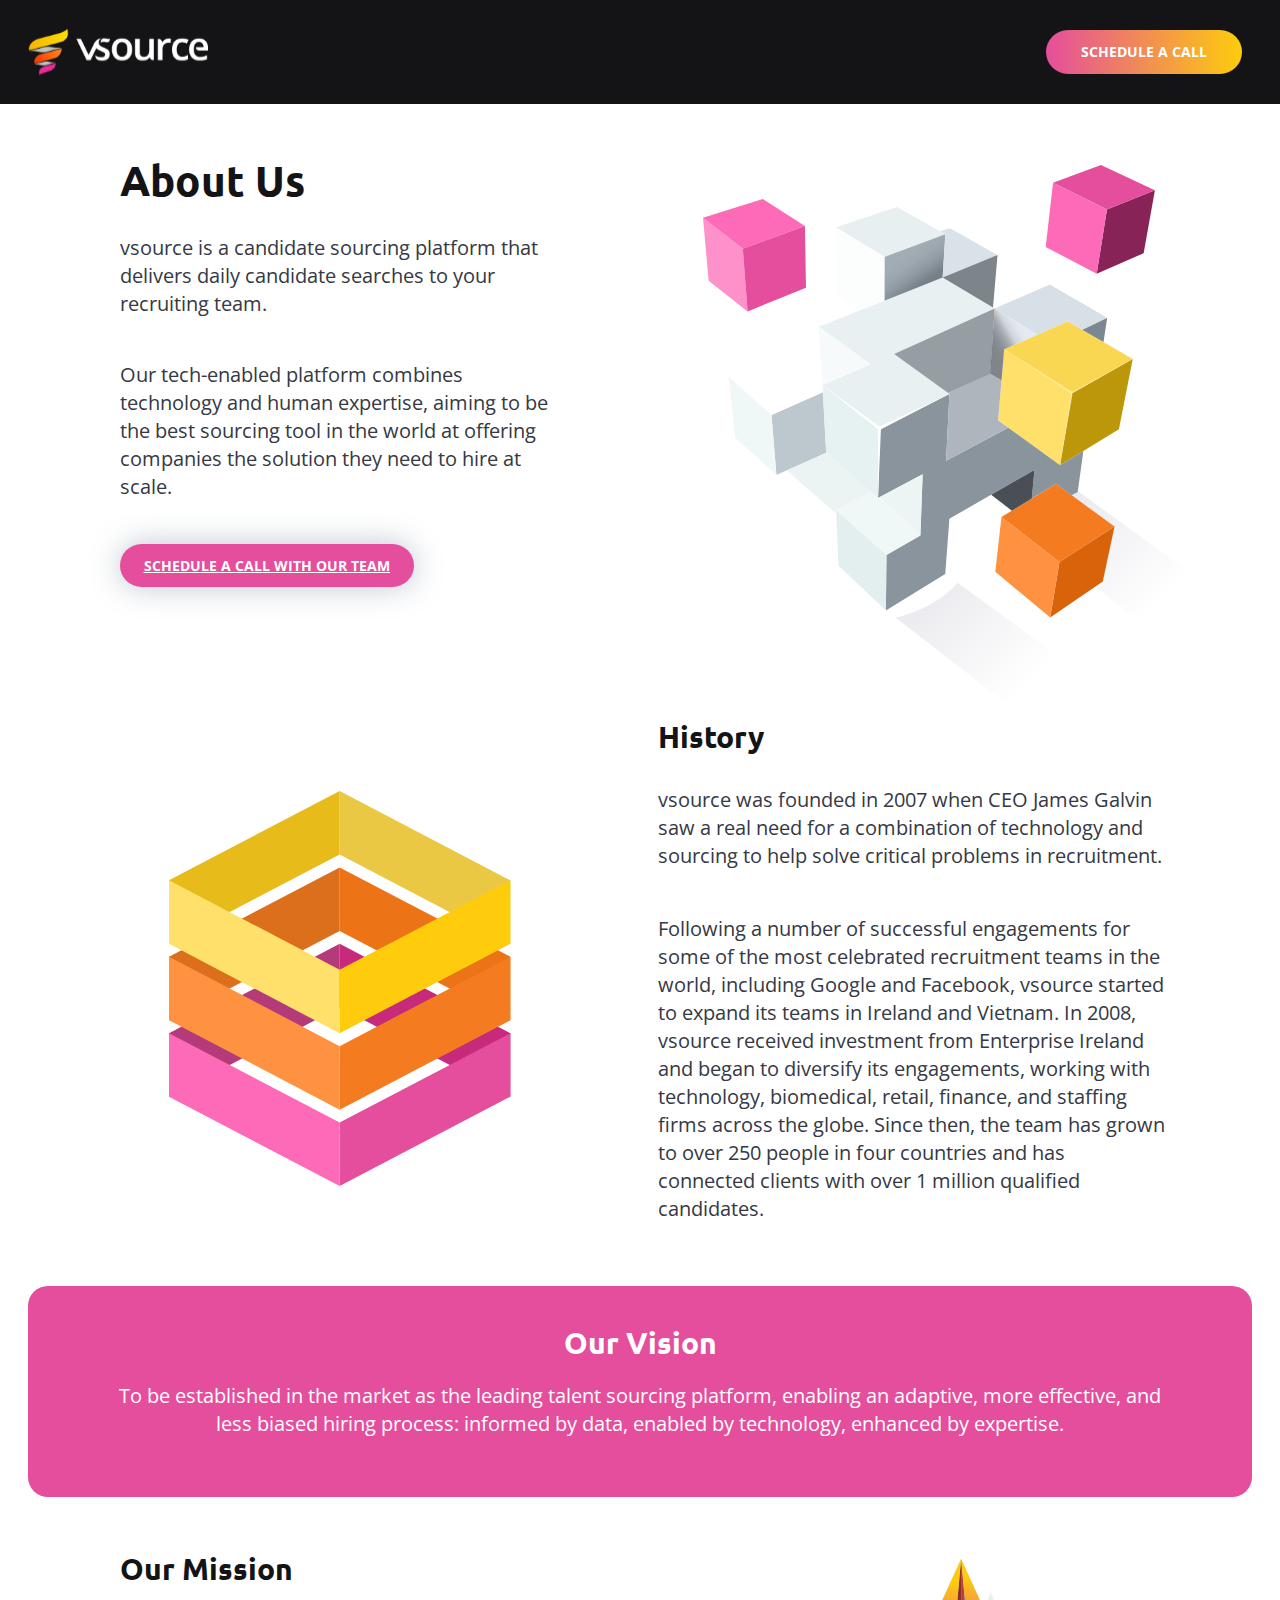
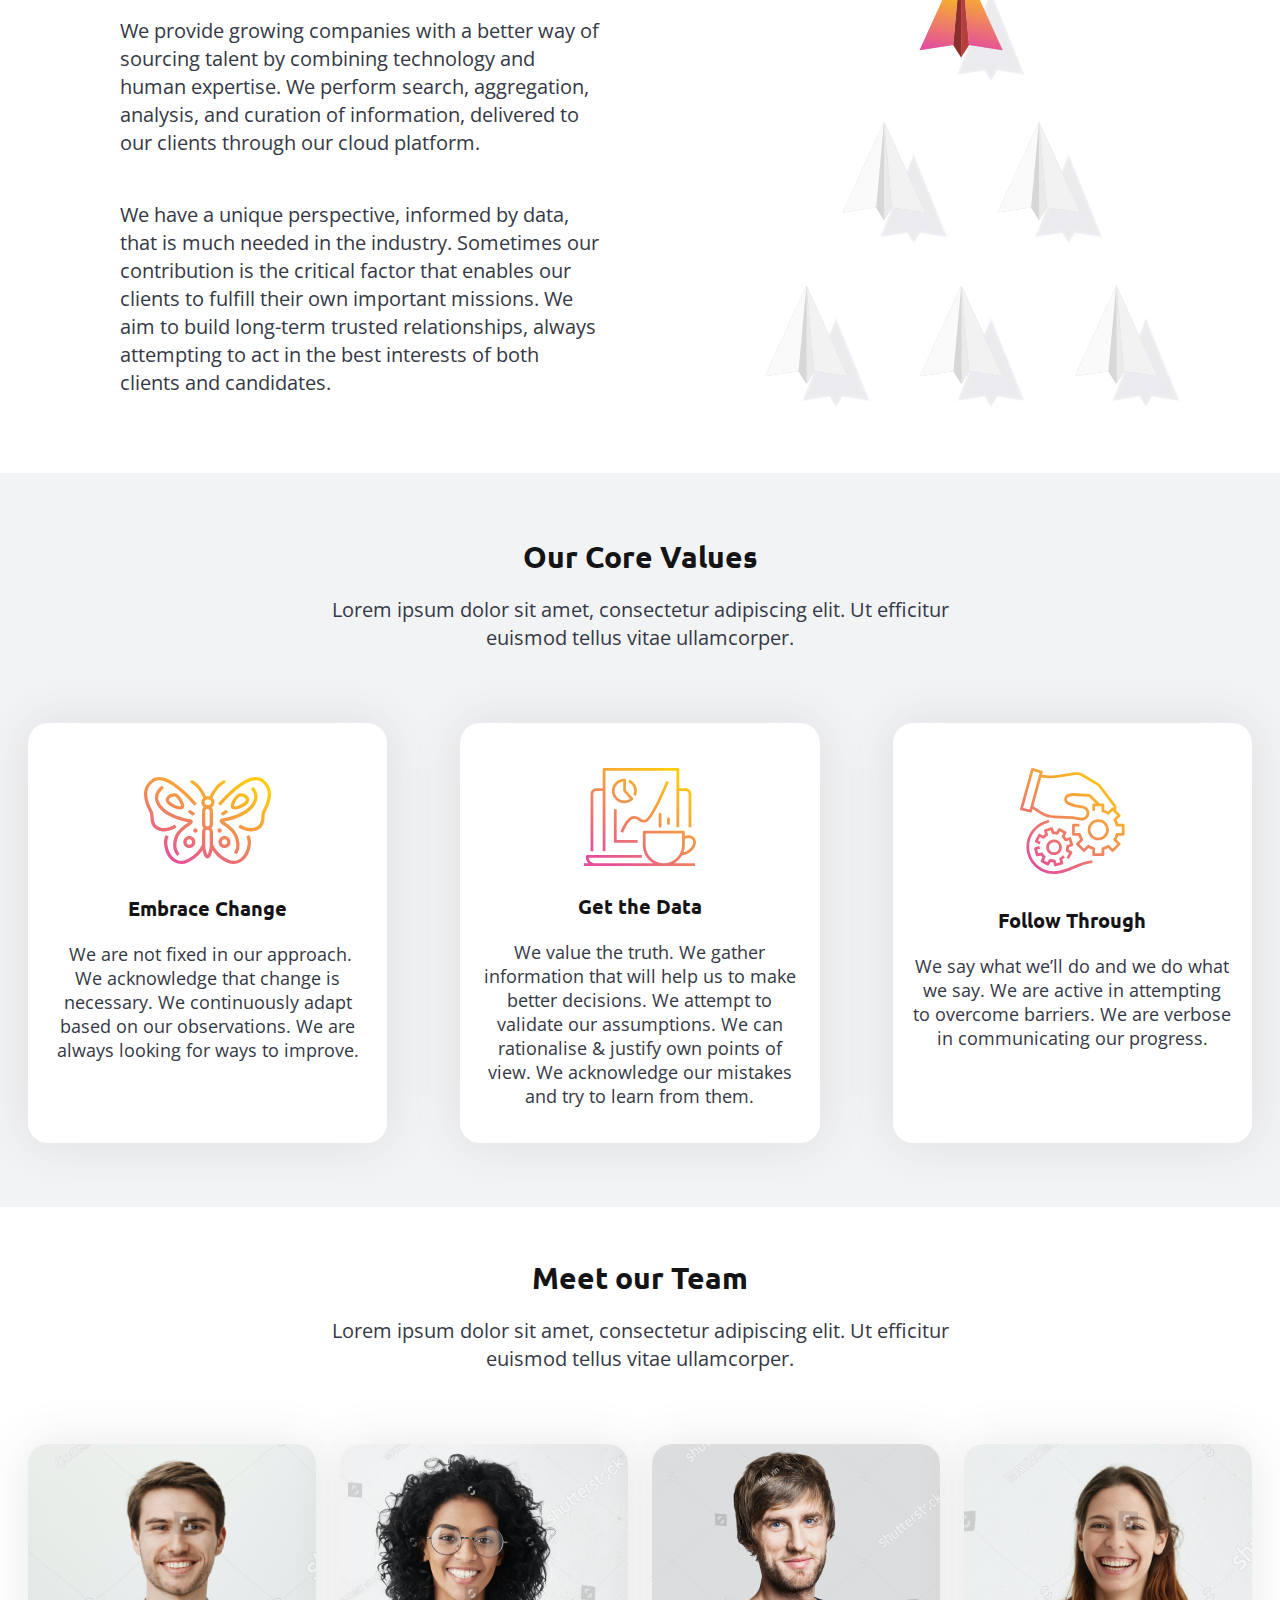
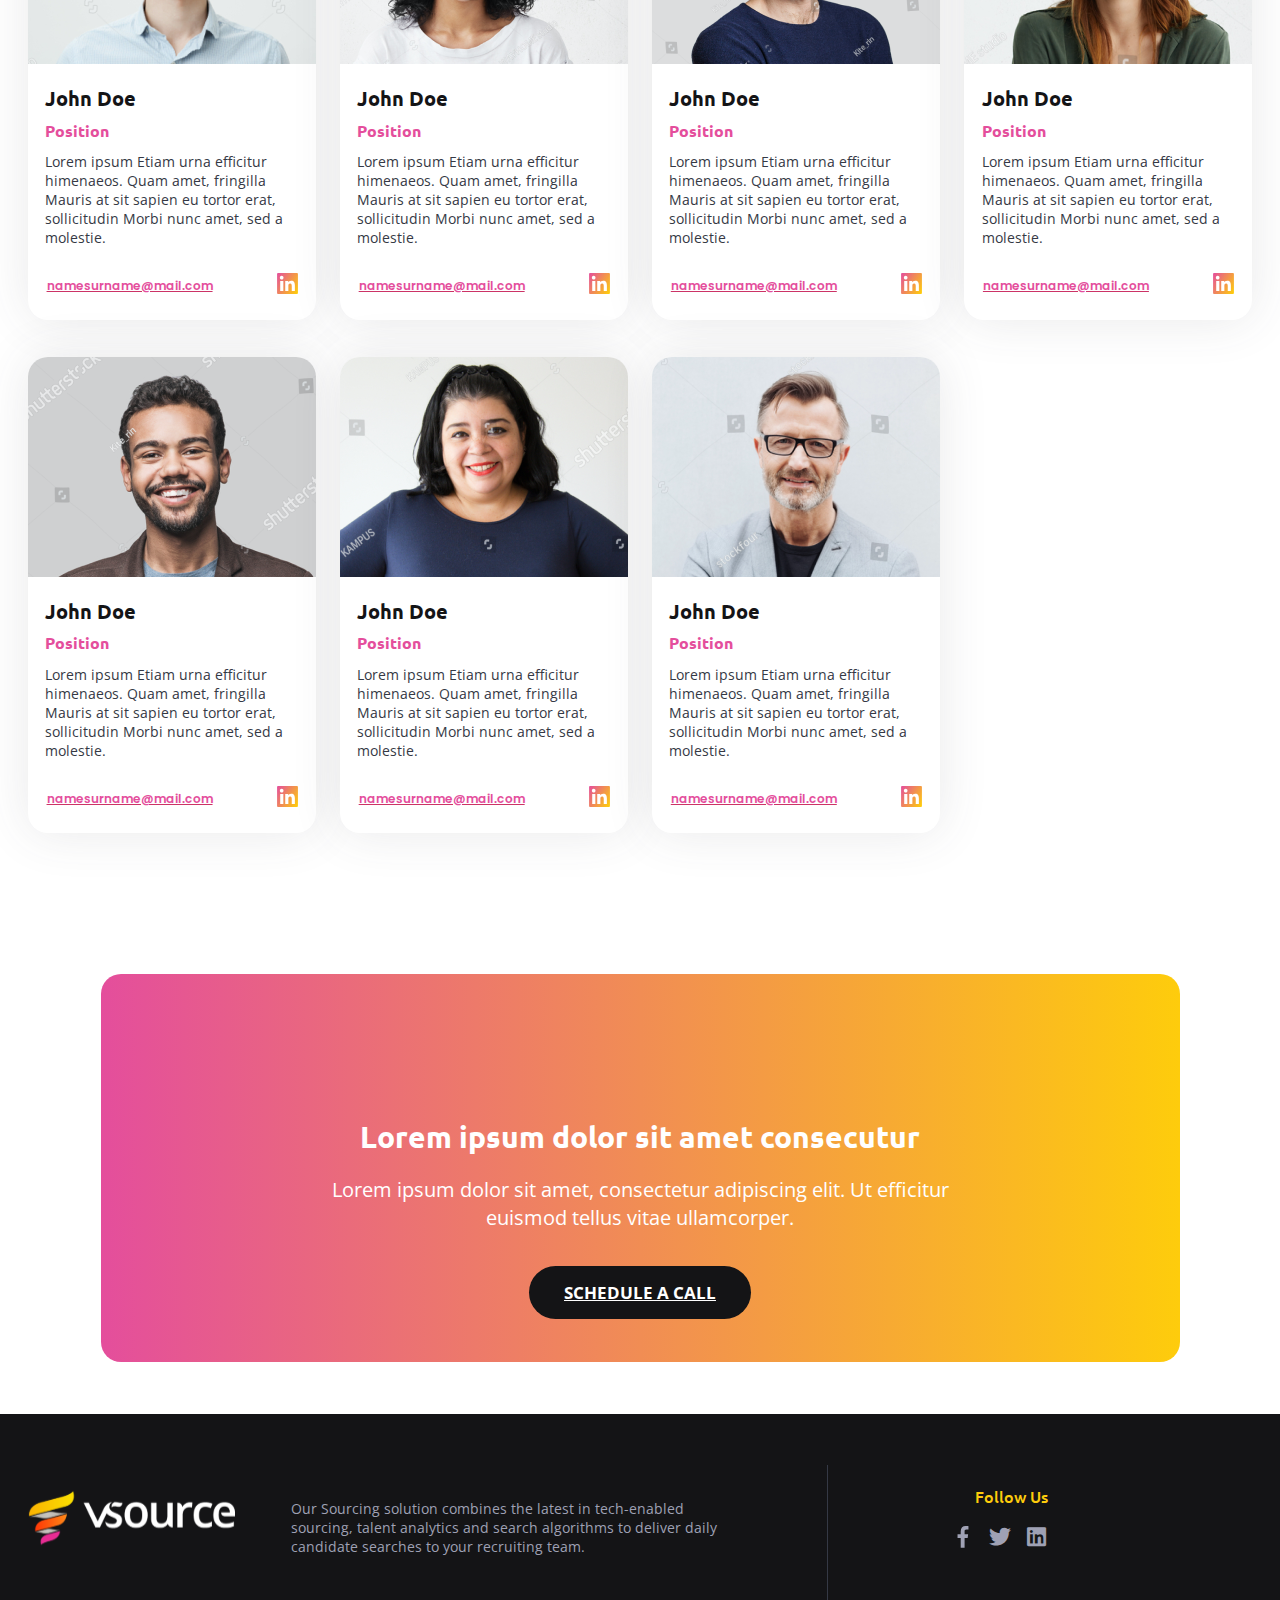
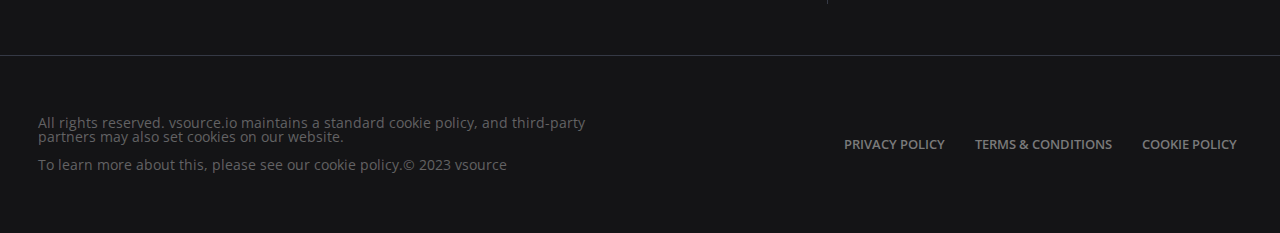
<file: about-us/index.html>
<!DOCTYPE html>
<html lang="en-US">
<head>
	<meta charset="UTF-8">
	<meta name="viewport" content="width=device-width, initial-scale=1">
	<link rel="profile" href="http://gmpg.org/xfn/11">
	<link rel="pingback" href="/xmlrpc.php">
	<meta name="robots" content="index, follow, max-image-preview:large, max-snippet:-1, max-video-preview:-1">
	<style>img:is([sizes="auto" i], [sizes^="auto," i]) { contain-intrinsic-size: 3000px 1500px }</style>
	
	<!-- This site is optimized with the Yoast SEO plugin v24.2 - https://yoast.com/wordpress/plugins/seo/ -->
	<title>About us - vsource - Tech-Enabled Talent Sourcing</title>
	<link rel="canonical" href="/about-us/">
	<meta property="og:locale" content="en_US">
	<meta property="og:type" content="article">
	<meta property="og:title" content="About us - vsource - Tech-Enabled Talent Sourcing">
	<meta property="og:description" content="About Us vsource is a candidate sourcing platform that delivers daily candidate searches to your recruiting team. Our tech-enabled platform combines technology and human expertise, aiming to be the best sourcing tool in the world at offering companies the solution they need to hire at scale. SCHEDULE A CALL WITH OuR TEAM History vsource was [&hellip;]">
	<meta property="og:url" content="/about-us/">
	<meta property="og:site_name" content="vsource - Tech-Enabled Talent Sourcing">
	<meta property="article:modified_time" content="2022-09-20T10:44:58+00:00">
	<meta property="og:image" content="/wp-content/uploads/2022/09/Group-733@1x.svg">
	<meta name="twitter:card" content="summary_large_image">
	<meta name="twitter:label1" content="Est. reading time">
	<meta name="twitter:data1" content="3 minutes">
	<script type="application/ld+json" class="yoast-schema-graph">{"@context":"https://schema.org","@graph":[{"@type":"WebPage","@id":"/about-us/","url":"/about-us/","name":"About us - vsource - Tech-Enabled Talent Sourcing","isPartOf":{"@id":"/#website"},"primaryImageOfPage":{"@id":"/about-us/#primaryimage"},"image":{"@id":"/about-us/#primaryimage"},"thumbnailUrl":"/wp-content/uploads/2022/09/Group-733@1x.svg","datePublished":"2022-09-06T11:51:37+00:00","dateModified":"2022-09-20T10:44:58+00:00","breadcrumb":{"@id":"/about-us/#breadcrumb"},"inLanguage":"en-US","potentialAction":[{"@type":"ReadAction","target":["/about-us/"]}]},{"@type":"ImageObject","inLanguage":"en-US","@id":"/about-us/#primaryimage","url":"/wp-content/uploads/2022/09/Group-733@1x.svg","contentUrl":"/wp-content/uploads/2022/09/Group-733@1x.svg","width":490,"height":493},{"@type":"BreadcrumbList","@id":"/about-us/#breadcrumb","itemListElement":[{"@type":"ListItem","position":1,"name":"Home","item":"/"},{"@type":"ListItem","position":2,"name":"About us"}]},{"@type":"WebSite","@id":"/#website","url":"/","name":"vsource - Tech-Enabled Talent Sourcing","description":"vsource uses a combination of technology, unique algorithms and experience to source high quality candidates directly to you","potentialAction":[{"@type":"SearchAction","target":{"@type":"EntryPoint","urlTemplate":"/?s={search_term_string}"},"query-input":{"@type":"PropertyValueSpecification","valueRequired":true,"valueName":"search_term_string"}}],"inLanguage":"en-US"}]}</script>
	<!-- / Yoast SEO plugin. -->


<link rel="alternate" type="application/rss+xml" title="vsource - Tech-Enabled Talent Sourcing &raquo; Feed" href="/feed/">
<link rel="alternate" type="application/rss+xml" title="vsource - Tech-Enabled Talent Sourcing &raquo; Comments Feed" href="/comments/feed/">
<script>
window._wpemojiSettings = {"baseUrl":"https:\/\/s.w.org\/images\/core\/emoji\/15.0.3\/72x72\/","ext":".png","svgUrl":"https:\/\/s.w.org\/images\/core\/emoji\/15.0.3\/svg\/","svgExt":".svg","source":{"concatemoji":"\/wp-includes\/js\/wp-emoji-release.min.js?ver=6.7.1"}};
/*! This file is auto-generated */
!function(i,n){var o,s,e;function c(e){try{var t={supportTests:e,timestamp:(new Date).valueOf()};sessionStorage.setItem(o,JSON.stringify(t))}catch(e){}}function p(e,t,n){e.clearRect(0,0,e.canvas.width,e.canvas.height),e.fillText(t,0,0);var t=new Uint32Array(e.getImageData(0,0,e.canvas.width,e.canvas.height).data),r=(e.clearRect(0,0,e.canvas.width,e.canvas.height),e.fillText(n,0,0),new Uint32Array(e.getImageData(0,0,e.canvas.width,e.canvas.height).data));return t.every(function(e,t){return e===r[t]})}function u(e,t,n){switch(t){case"flag":return n(e,"🏳️‍⚧️","🏳️​⚧️")?!1:!n(e,"🇺🇳","🇺​🇳")&&!n(e,"🏴󠁧󠁢󠁥󠁮󠁧󠁿","🏴​󠁧​󠁢​󠁥​󠁮​󠁧​󠁿");case"emoji":return!n(e,"🐦‍⬛","🐦​⬛")}return!1}function f(e,t,n){var r="undefined"!=typeof WorkerGlobalScope&&self instanceof WorkerGlobalScope?new OffscreenCanvas(300,150):i.createElement("canvas"),a=r.getContext("2d",{willReadFrequently:!0}),o=(a.textBaseline="top",a.font="600 32px Arial",{});return e.forEach(function(e){o[e]=t(a,e,n)}),o}function t(e){var t=i.createElement("script");t.src=e,t.defer=!0,i.head.appendChild(t)}"undefined"!=typeof Promise&&(o="wpEmojiSettingsSupports",s=["flag","emoji"],n.supports={everything:!0,everythingExceptFlag:!0},e=new Promise(function(e){i.addEventListener("DOMContentLoaded",e,{once:!0})}),new Promise(function(t){var n=function(){try{var e=JSON.parse(sessionStorage.getItem(o));if("object"==typeof e&&"number"==typeof e.timestamp&&(new Date).valueOf()<e.timestamp+604800&&"object"==typeof e.supportTests)return e.supportTests}catch(e){}return null}();if(!n){if("undefined"!=typeof Worker&&"undefined"!=typeof OffscreenCanvas&&"undefined"!=typeof URL&&URL.createObjectURL&&"undefined"!=typeof Blob)try{var e="postMessage("+f.toString()+"("+[JSON.stringify(s),u.toString(),p.toString()].join(",")+"));",r=new Blob([e],{type:"text/javascript"}),a=new Worker(URL.createObjectURL(r),{name:"wpTestEmojiSupports"});return void(a.onmessage=function(e){c(n=e.data),a.terminate(),t(n)})}catch(e){}c(n=f(s,u,p))}t(n)}).then(function(e){for(var t in e)n.supports[t]=e[t],n.supports.everything=n.supports.everything&&n.supports[t],"flag"!==t&&(n.supports.everythingExceptFlag=n.supports.everythingExceptFlag&&n.supports[t]);n.supports.everythingExceptFlag=n.supports.everythingExceptFlag&&!n.supports.flag,n.DOMReady=!1,n.readyCallback=function(){n.DOMReady=!0}}).then(function(){return e}).then(function(){var e;n.supports.everything||(n.readyCallback(),(e=n.source||{}).concatemoji?t(e.concatemoji):e.wpemoji&&e.twemoji&&(t(e.twemoji),t(e.wpemoji)))}))}((window,document),window._wpemojiSettings);
</script>
<link rel="stylesheet" id="hfe-widgets-style-css" href="/wp-content/plugins/header-footer-elementor/inc/widgets-css/frontend.css?ver=2.0.6" media="all">
<style id="wp-emoji-styles-inline-css">img.wp-smiley, img.emoji {
		display: inline !important;
		border: none !important;
		box-shadow: none !important;
		height: 1em !important;
		width: 1em !important;
		margin: 0 0.07em !important;
		vertical-align: -0.1em !important;
		background: none !important;
		padding: 0 !important;
	}</style>
<style id="global-styles-inline-css">:root{--wp--preset--aspect-ratio--square: 1;--wp--preset--aspect-ratio--4-3: 4/3;--wp--preset--aspect-ratio--3-4: 3/4;--wp--preset--aspect-ratio--3-2: 3/2;--wp--preset--aspect-ratio--2-3: 2/3;--wp--preset--aspect-ratio--16-9: 16/9;--wp--preset--aspect-ratio--9-16: 9/16;--wp--preset--color--black: #000000;--wp--preset--color--cyan-bluish-gray: #abb8c3;--wp--preset--color--white: #ffffff;--wp--preset--color--pale-pink: #f78da7;--wp--preset--color--vivid-red: #cf2e2e;--wp--preset--color--luminous-vivid-orange: #ff6900;--wp--preset--color--luminous-vivid-amber: #fcb900;--wp--preset--color--light-green-cyan: #7bdcb5;--wp--preset--color--vivid-green-cyan: #00d084;--wp--preset--color--pale-cyan-blue: #8ed1fc;--wp--preset--color--vivid-cyan-blue: #0693e3;--wp--preset--color--vivid-purple: #9b51e0;--wp--preset--gradient--vivid-cyan-blue-to-vivid-purple: linear-gradient(135deg,rgba(6,147,227,1) 0%,rgb(155,81,224) 100%);--wp--preset--gradient--light-green-cyan-to-vivid-green-cyan: linear-gradient(135deg,rgb(122,220,180) 0%,rgb(0,208,130) 100%);--wp--preset--gradient--luminous-vivid-amber-to-luminous-vivid-orange: linear-gradient(135deg,rgba(252,185,0,1) 0%,rgba(255,105,0,1) 100%);--wp--preset--gradient--luminous-vivid-orange-to-vivid-red: linear-gradient(135deg,rgba(255,105,0,1) 0%,rgb(207,46,46) 100%);--wp--preset--gradient--very-light-gray-to-cyan-bluish-gray: linear-gradient(135deg,rgb(238,238,238) 0%,rgb(169,184,195) 100%);--wp--preset--gradient--cool-to-warm-spectrum: linear-gradient(135deg,rgb(74,234,220) 0%,rgb(151,120,209) 20%,rgb(207,42,186) 40%,rgb(238,44,130) 60%,rgb(251,105,98) 80%,rgb(254,248,76) 100%);--wp--preset--gradient--blush-light-purple: linear-gradient(135deg,rgb(255,206,236) 0%,rgb(152,150,240) 100%);--wp--preset--gradient--blush-bordeaux: linear-gradient(135deg,rgb(254,205,165) 0%,rgb(254,45,45) 50%,rgb(107,0,62) 100%);--wp--preset--gradient--luminous-dusk: linear-gradient(135deg,rgb(255,203,112) 0%,rgb(199,81,192) 50%,rgb(65,88,208) 100%);--wp--preset--gradient--pale-ocean: linear-gradient(135deg,rgb(255,245,203) 0%,rgb(182,227,212) 50%,rgb(51,167,181) 100%);--wp--preset--gradient--electric-grass: linear-gradient(135deg,rgb(202,248,128) 0%,rgb(113,206,126) 100%);--wp--preset--gradient--midnight: linear-gradient(135deg,rgb(2,3,129) 0%,rgb(40,116,252) 100%);--wp--preset--font-size--small: 13px;--wp--preset--font-size--medium: 20px;--wp--preset--font-size--large: 36px;--wp--preset--font-size--x-large: 42px;--wp--preset--spacing--20: 0.44rem;--wp--preset--spacing--30: 0.67rem;--wp--preset--spacing--40: 1rem;--wp--preset--spacing--50: 1.5rem;--wp--preset--spacing--60: 2.25rem;--wp--preset--spacing--70: 3.38rem;--wp--preset--spacing--80: 5.06rem;--wp--preset--shadow--natural: 6px 6px 9px rgba(0, 0, 0, 0.2);--wp--preset--shadow--deep: 12px 12px 50px rgba(0, 0, 0, 0.4);--wp--preset--shadow--sharp: 6px 6px 0px rgba(0, 0, 0, 0.2);--wp--preset--shadow--outlined: 6px 6px 0px -3px rgba(255, 255, 255, 1), 6px 6px rgba(0, 0, 0, 1);--wp--preset--shadow--crisp: 6px 6px 0px rgba(0, 0, 0, 1);}:root { --wp--style--global--content-size: 800px;--wp--style--global--wide-size: 1200px; }:where(body) { margin: 0; }.wp-site-blocks > .alignleft { float: left; margin-right: 2em; }.wp-site-blocks > .alignright { float: right; margin-left: 2em; }.wp-site-blocks > .aligncenter { justify-content: center; margin-left: auto; margin-right: auto; }:where(.wp-site-blocks) > * { margin-block-start: 24px; margin-block-end: 0; }:where(.wp-site-blocks) > :first-child { margin-block-start: 0; }:where(.wp-site-blocks) > :last-child { margin-block-end: 0; }:root { --wp--style--block-gap: 24px; }:root :where(.is-layout-flow) > :first-child{margin-block-start: 0;}:root :where(.is-layout-flow) > :last-child{margin-block-end: 0;}:root :where(.is-layout-flow) > *{margin-block-start: 24px;margin-block-end: 0;}:root :where(.is-layout-constrained) > :first-child{margin-block-start: 0;}:root :where(.is-layout-constrained) > :last-child{margin-block-end: 0;}:root :where(.is-layout-constrained) > *{margin-block-start: 24px;margin-block-end: 0;}:root :where(.is-layout-flex){gap: 24px;}:root :where(.is-layout-grid){gap: 24px;}.is-layout-flow > .alignleft{float: left;margin-inline-start: 0;margin-inline-end: 2em;}.is-layout-flow > .alignright{float: right;margin-inline-start: 2em;margin-inline-end: 0;}.is-layout-flow > .aligncenter{margin-left: auto !important;margin-right: auto !important;}.is-layout-constrained > .alignleft{float: left;margin-inline-start: 0;margin-inline-end: 2em;}.is-layout-constrained > .alignright{float: right;margin-inline-start: 2em;margin-inline-end: 0;}.is-layout-constrained > .aligncenter{margin-left: auto !important;margin-right: auto !important;}.is-layout-constrained > :where(:not(.alignleft):not(.alignright):not(.alignfull)){max-width: var(--wp--style--global--content-size);margin-left: auto !important;margin-right: auto !important;}.is-layout-constrained > .alignwide{max-width: var(--wp--style--global--wide-size);}body .is-layout-flex{display: flex;}.is-layout-flex{flex-wrap: wrap;align-items: center;}.is-layout-flex > :is(*, div){margin: 0;}body .is-layout-grid{display: grid;}.is-layout-grid > :is(*, div){margin: 0;}body{padding-top: 0px;padding-right: 0px;padding-bottom: 0px;padding-left: 0px;}a:where(:not(.wp-element-button)){text-decoration: underline;}:root :where(.wp-element-button, .wp-block-button__link){background-color: #32373c;border-width: 0;color: #fff;font-family: inherit;font-size: inherit;line-height: inherit;padding: calc(0.667em + 2px) calc(1.333em + 2px);text-decoration: none;}.has-black-color{color: var(--wp--preset--color--black) !important;}.has-cyan-bluish-gray-color{color: var(--wp--preset--color--cyan-bluish-gray) !important;}.has-white-color{color: var(--wp--preset--color--white) !important;}.has-pale-pink-color{color: var(--wp--preset--color--pale-pink) !important;}.has-vivid-red-color{color: var(--wp--preset--color--vivid-red) !important;}.has-luminous-vivid-orange-color{color: var(--wp--preset--color--luminous-vivid-orange) !important;}.has-luminous-vivid-amber-color{color: var(--wp--preset--color--luminous-vivid-amber) !important;}.has-light-green-cyan-color{color: var(--wp--preset--color--light-green-cyan) !important;}.has-vivid-green-cyan-color{color: var(--wp--preset--color--vivid-green-cyan) !important;}.has-pale-cyan-blue-color{color: var(--wp--preset--color--pale-cyan-blue) !important;}.has-vivid-cyan-blue-color{color: var(--wp--preset--color--vivid-cyan-blue) !important;}.has-vivid-purple-color{color: var(--wp--preset--color--vivid-purple) !important;}.has-black-background-color{background-color: var(--wp--preset--color--black) !important;}.has-cyan-bluish-gray-background-color{background-color: var(--wp--preset--color--cyan-bluish-gray) !important;}.has-white-background-color{background-color: var(--wp--preset--color--white) !important;}.has-pale-pink-background-color{background-color: var(--wp--preset--color--pale-pink) !important;}.has-vivid-red-background-color{background-color: var(--wp--preset--color--vivid-red) !important;}.has-luminous-vivid-orange-background-color{background-color: var(--wp--preset--color--luminous-vivid-orange) !important;}.has-luminous-vivid-amber-background-color{background-color: var(--wp--preset--color--luminous-vivid-amber) !important;}.has-light-green-cyan-background-color{background-color: var(--wp--preset--color--light-green-cyan) !important;}.has-vivid-green-cyan-background-color{background-color: var(--wp--preset--color--vivid-green-cyan) !important;}.has-pale-cyan-blue-background-color{background-color: var(--wp--preset--color--pale-cyan-blue) !important;}.has-vivid-cyan-blue-background-color{background-color: var(--wp--preset--color--vivid-cyan-blue) !important;}.has-vivid-purple-background-color{background-color: var(--wp--preset--color--vivid-purple) !important;}.has-black-border-color{border-color: var(--wp--preset--color--black) !important;}.has-cyan-bluish-gray-border-color{border-color: var(--wp--preset--color--cyan-bluish-gray) !important;}.has-white-border-color{border-color: var(--wp--preset--color--white) !important;}.has-pale-pink-border-color{border-color: var(--wp--preset--color--pale-pink) !important;}.has-vivid-red-border-color{border-color: var(--wp--preset--color--vivid-red) !important;}.has-luminous-vivid-orange-border-color{border-color: var(--wp--preset--color--luminous-vivid-orange) !important;}.has-luminous-vivid-amber-border-color{border-color: var(--wp--preset--color--luminous-vivid-amber) !important;}.has-light-green-cyan-border-color{border-color: var(--wp--preset--color--light-green-cyan) !important;}.has-vivid-green-cyan-border-color{border-color: var(--wp--preset--color--vivid-green-cyan) !important;}.has-pale-cyan-blue-border-color{border-color: var(--wp--preset--color--pale-cyan-blue) !important;}.has-vivid-cyan-blue-border-color{border-color: var(--wp--preset--color--vivid-cyan-blue) !important;}.has-vivid-purple-border-color{border-color: var(--wp--preset--color--vivid-purple) !important;}.has-vivid-cyan-blue-to-vivid-purple-gradient-background{background: var(--wp--preset--gradient--vivid-cyan-blue-to-vivid-purple) !important;}.has-light-green-cyan-to-vivid-green-cyan-gradient-background{background: var(--wp--preset--gradient--light-green-cyan-to-vivid-green-cyan) !important;}.has-luminous-vivid-amber-to-luminous-vivid-orange-gradient-background{background: var(--wp--preset--gradient--luminous-vivid-amber-to-luminous-vivid-orange) !important;}.has-luminous-vivid-orange-to-vivid-red-gradient-background{background: var(--wp--preset--gradient--luminous-vivid-orange-to-vivid-red) !important;}.has-very-light-gray-to-cyan-bluish-gray-gradient-background{background: var(--wp--preset--gradient--very-light-gray-to-cyan-bluish-gray) !important;}.has-cool-to-warm-spectrum-gradient-background{background: var(--wp--preset--gradient--cool-to-warm-spectrum) !important;}.has-blush-light-purple-gradient-background{background: var(--wp--preset--gradient--blush-light-purple) !important;}.has-blush-bordeaux-gradient-background{background: var(--wp--preset--gradient--blush-bordeaux) !important;}.has-luminous-dusk-gradient-background{background: var(--wp--preset--gradient--luminous-dusk) !important;}.has-pale-ocean-gradient-background{background: var(--wp--preset--gradient--pale-ocean) !important;}.has-electric-grass-gradient-background{background: var(--wp--preset--gradient--electric-grass) !important;}.has-midnight-gradient-background{background: var(--wp--preset--gradient--midnight) !important;}.has-small-font-size{font-size: var(--wp--preset--font-size--small) !important;}.has-medium-font-size{font-size: var(--wp--preset--font-size--medium) !important;}.has-large-font-size{font-size: var(--wp--preset--font-size--large) !important;}.has-x-large-font-size{font-size: var(--wp--preset--font-size--x-large) !important;}
:root :where(.wp-block-pullquote){font-size: 1.5em;line-height: 1.6;}</style>
<link rel="stylesheet" id="hfe-style-css" href="/wp-content/plugins/header-footer-elementor/assets/css/header-footer-elementor.css?ver=2.0.6" media="all">
<link rel="stylesheet" id="elementor-icons-css" href="/wp-content/plugins/elementor/assets/lib/eicons/css/elementor-icons.min.css?ver=5.34.0" media="all">
<link rel="stylesheet" id="elementor-frontend-css" href="/wp-content/uploads/elementor/css/custom-frontend.min.css?ver=1737281161" media="all">
<link rel="stylesheet" id="elementor-post-5-css" href="/wp-content/uploads/elementor/css/post-5.css?ver=1737281161" media="all">
<link rel="stylesheet" id="elementor-post-139-css" href="/wp-content/uploads/elementor/css/post-139.css?ver=1737380220" media="all">
<link rel="stylesheet" id="elementor-post-13-css" href="/wp-content/uploads/elementor/css/post-13.css?ver=1737281163" media="all">
<link rel="stylesheet" id="elementor-post-22-css" href="/wp-content/uploads/elementor/css/post-22.css?ver=1737281163" media="all">
<link rel="stylesheet" id="euis-css" href="/wp-content/plugins/unlimited-elementor-inner-sections-by-boomdevs/public/css/euis-public.css?ver=1.0.7" media="all">
<link rel="stylesheet" id="parent-style-css" href="/wp-content/themes/hello-elementor/style.css?ver=6.7.1" media="all">
<link rel="stylesheet" id="child-style-css" href="/wp-content/themes/Vsource/style.css?ver=6.7.1" media="all">
<link rel="stylesheet" id="hello-elementor-css" href="/wp-content/themes/hello-elementor/style.min.css?ver=3.2.1" media="all">
<link rel="stylesheet" id="hello-elementor-theme-style-css" href="/wp-content/themes/hello-elementor/theme.min.css?ver=3.2.1" media="all">
<link rel="stylesheet" id="hello-elementor-header-footer-css" href="/wp-content/themes/hello-elementor/header-footer.min.css?ver=3.2.1" media="all">
<link rel="stylesheet" id="hfe-icons-list-css" href="/wp-content/plugins/elementor/assets/css/widget-icon-list.min.css?ver=3.24.3" media="all">
<link rel="stylesheet" id="hfe-social-icons-css" href="/wp-content/plugins/elementor/assets/css/widget-social-icons.min.css?ver=3.24.0" media="all">
<link rel="stylesheet" id="hfe-social-share-icons-brands-css" href="/wp-content/plugins/elementor/assets/lib/font-awesome/css/brands.css?ver=5.15.3" media="all">
<link rel="stylesheet" id="hfe-social-share-icons-fontawesome-css" href="/wp-content/plugins/elementor/assets/lib/font-awesome/css/fontawesome.css?ver=5.15.3" media="all">
<link rel="stylesheet" id="hfe-nav-menu-icons-css" href="/wp-content/plugins/elementor/assets/lib/font-awesome/css/solid.css?ver=5.15.3" media="all">
<link rel="stylesheet" id="hfe-widget-blockquote-css" href="/wp-content/plugins/elementor-pro/assets/css/widget-blockquote.min.css?ver=3.25.0" media="all">
<link rel="stylesheet" id="eael-general-css" href="/wp-content/plugins/essential-addons-for-elementor-lite/assets/front-end/css/view/general.min.css?ver=6.1.0" media="all">
<link rel="stylesheet" id="moove_gdpr_frontend-css" href="/wp-content/plugins/gdpr-cookie-compliance/dist/styles/gdpr-main.css?ver=4.15.6" media="all">
<style id="moove_gdpr_frontend-inline-css">#moove_gdpr_cookie_modal,#moove_gdpr_cookie_info_bar,.gdpr_cookie_settings_shortcode_content{font-family:Nunito,sans-serif}#moove_gdpr_save_popup_settings_button{background-color:#373737;color:#fff}#moove_gdpr_save_popup_settings_button:hover{background-color:#000}#moove_gdpr_cookie_info_bar .moove-gdpr-info-bar-container .moove-gdpr-info-bar-content a.mgbutton,#moove_gdpr_cookie_info_bar .moove-gdpr-info-bar-container .moove-gdpr-info-bar-content button.mgbutton{background-color:#0c4da2}#moove_gdpr_cookie_modal .moove-gdpr-modal-content .moove-gdpr-modal-footer-content .moove-gdpr-button-holder a.mgbutton,#moove_gdpr_cookie_modal .moove-gdpr-modal-content .moove-gdpr-modal-footer-content .moove-gdpr-button-holder button.mgbutton,.gdpr_cookie_settings_shortcode_content .gdpr-shr-button.button-green{background-color:#0c4da2;border-color:#0c4da2}#moove_gdpr_cookie_modal .moove-gdpr-modal-content .moove-gdpr-modal-footer-content .moove-gdpr-button-holder a.mgbutton:hover,#moove_gdpr_cookie_modal .moove-gdpr-modal-content .moove-gdpr-modal-footer-content .moove-gdpr-button-holder button.mgbutton:hover,.gdpr_cookie_settings_shortcode_content .gdpr-shr-button.button-green:hover{background-color:#fff;color:#0c4da2}#moove_gdpr_cookie_modal .moove-gdpr-modal-content .moove-gdpr-modal-close i,#moove_gdpr_cookie_modal .moove-gdpr-modal-content .moove-gdpr-modal-close span.gdpr-icon{background-color:#0c4da2;border:1px solid #0c4da2}#moove_gdpr_cookie_info_bar span.change-settings-button.focus-g,#moove_gdpr_cookie_info_bar span.change-settings-button:focus,#moove_gdpr_cookie_info_bar button.change-settings-button.focus-g,#moove_gdpr_cookie_info_bar button.change-settings-button:focus{-webkit-box-shadow:0 0 1px 3px #0c4da2;-moz-box-shadow:0 0 1px 3px #0c4da2;box-shadow:0 0 1px 3px #0c4da2}#moove_gdpr_cookie_modal .moove-gdpr-modal-content .moove-gdpr-modal-close i:hover,#moove_gdpr_cookie_modal .moove-gdpr-modal-content .moove-gdpr-modal-close span.gdpr-icon:hover,#moove_gdpr_cookie_info_bar span[data-href]>u.change-settings-button{color:#0c4da2}#moove_gdpr_cookie_modal .moove-gdpr-modal-content .moove-gdpr-modal-left-content #moove-gdpr-menu li.menu-item-selected a span.gdpr-icon,#moove_gdpr_cookie_modal .moove-gdpr-modal-content .moove-gdpr-modal-left-content #moove-gdpr-menu li.menu-item-selected button span.gdpr-icon{color:inherit}#moove_gdpr_cookie_modal .moove-gdpr-modal-content .moove-gdpr-modal-left-content #moove-gdpr-menu li a span.gdpr-icon,#moove_gdpr_cookie_modal .moove-gdpr-modal-content .moove-gdpr-modal-left-content #moove-gdpr-menu li button span.gdpr-icon{color:inherit}#moove_gdpr_cookie_modal .gdpr-acc-link{line-height:0;font-size:0;color:transparent;position:absolute}#moove_gdpr_cookie_modal .moove-gdpr-modal-content .moove-gdpr-modal-close:hover i,#moove_gdpr_cookie_modal .moove-gdpr-modal-content .moove-gdpr-modal-left-content #moove-gdpr-menu li a,#moove_gdpr_cookie_modal .moove-gdpr-modal-content .moove-gdpr-modal-left-content #moove-gdpr-menu li button,#moove_gdpr_cookie_modal .moove-gdpr-modal-content .moove-gdpr-modal-left-content #moove-gdpr-menu li button i,#moove_gdpr_cookie_modal .moove-gdpr-modal-content .moove-gdpr-modal-left-content #moove-gdpr-menu li a i,#moove_gdpr_cookie_modal .moove-gdpr-modal-content .moove-gdpr-tab-main .moove-gdpr-tab-main-content a:hover,#moove_gdpr_cookie_info_bar.moove-gdpr-dark-scheme .moove-gdpr-info-bar-container .moove-gdpr-info-bar-content a.mgbutton:hover,#moove_gdpr_cookie_info_bar.moove-gdpr-dark-scheme .moove-gdpr-info-bar-container .moove-gdpr-info-bar-content button.mgbutton:hover,#moove_gdpr_cookie_info_bar.moove-gdpr-dark-scheme .moove-gdpr-info-bar-container .moove-gdpr-info-bar-content a:hover,#moove_gdpr_cookie_info_bar.moove-gdpr-dark-scheme .moove-gdpr-info-bar-container .moove-gdpr-info-bar-content button:hover,#moove_gdpr_cookie_info_bar.moove-gdpr-dark-scheme .moove-gdpr-info-bar-container .moove-gdpr-info-bar-content span.change-settings-button:hover,#moove_gdpr_cookie_info_bar.moove-gdpr-dark-scheme .moove-gdpr-info-bar-container .moove-gdpr-info-bar-content button.change-settings-button:hover,#moove_gdpr_cookie_info_bar.moove-gdpr-dark-scheme .moove-gdpr-info-bar-container .moove-gdpr-info-bar-content u.change-settings-button:hover,#moove_gdpr_cookie_info_bar span[data-href]>u.change-settings-button,#moove_gdpr_cookie_info_bar.moove-gdpr-dark-scheme .moove-gdpr-info-bar-container .moove-gdpr-info-bar-content a.mgbutton.focus-g,#moove_gdpr_cookie_info_bar.moove-gdpr-dark-scheme .moove-gdpr-info-bar-container .moove-gdpr-info-bar-content button.mgbutton.focus-g,#moove_gdpr_cookie_info_bar.moove-gdpr-dark-scheme .moove-gdpr-info-bar-container .moove-gdpr-info-bar-content a.focus-g,#moove_gdpr_cookie_info_bar.moove-gdpr-dark-scheme .moove-gdpr-info-bar-container .moove-gdpr-info-bar-content button.focus-g,#moove_gdpr_cookie_info_bar.moove-gdpr-dark-scheme .moove-gdpr-info-bar-container .moove-gdpr-info-bar-content a.mgbutton:focus,#moove_gdpr_cookie_info_bar.moove-gdpr-dark-scheme .moove-gdpr-info-bar-container .moove-gdpr-info-bar-content button.mgbutton:focus,#moove_gdpr_cookie_info_bar.moove-gdpr-dark-scheme .moove-gdpr-info-bar-container .moove-gdpr-info-bar-content a:focus,#moove_gdpr_cookie_info_bar.moove-gdpr-dark-scheme .moove-gdpr-info-bar-container .moove-gdpr-info-bar-content button:focus,#moove_gdpr_cookie_info_bar.moove-gdpr-dark-scheme .moove-gdpr-info-bar-container .moove-gdpr-info-bar-content span.change-settings-button.focus-g,span.change-settings-button:focus,button.change-settings-button.focus-g,button.change-settings-button:focus,#moove_gdpr_cookie_info_bar.moove-gdpr-dark-scheme .moove-gdpr-info-bar-container .moove-gdpr-info-bar-content u.change-settings-button.focus-g,#moove_gdpr_cookie_info_bar.moove-gdpr-dark-scheme .moove-gdpr-info-bar-container .moove-gdpr-info-bar-content u.change-settings-button:focus{color:#0c4da2}#moove_gdpr_cookie_modal.gdpr_lightbox-hide{display:none}</style>
<link rel="stylesheet" id="google-fonts-1-css" href="https://fonts.googleapis.com/css?family=Roboto%3A100%2C100italic%2C200%2C200italic%2C300%2C300italic%2C400%2C400italic%2C500%2C500italic%2C600%2C600italic%2C700%2C700italic%2C800%2C800italic%2C900%2C900italic%7CRoboto+Slab%3A100%2C100italic%2C200%2C200italic%2C300%2C300italic%2C400%2C400italic%2C500%2C500italic%2C600%2C600italic%2C700%2C700italic%2C800%2C800italic%2C900%2C900italic%7CUbuntu%3A100%2C100italic%2C200%2C200italic%2C300%2C300italic%2C400%2C400italic%2C500%2C500italic%2C600%2C600italic%2C700%2C700italic%2C800%2C800italic%2C900%2C900italic%7COpen+Sans%3A100%2C100italic%2C200%2C200italic%2C300%2C300italic%2C400%2C400italic%2C500%2C500italic%2C600%2C600italic%2C700%2C700italic%2C800%2C800italic%2C900%2C900italic%7CPoppins%3A100%2C100italic%2C200%2C200italic%2C300%2C300italic%2C400%2C400italic%2C500%2C500italic%2C600%2C600italic%2C700%2C700italic%2C800%2C800italic%2C900%2C900italic&#038;display=auto&#038;ver=6.7.1" media="all">
<link rel="stylesheet" id="elementor-icons-shared-0-css" href="/wp-content/plugins/elementor/assets/lib/font-awesome/css/fontawesome.min.css?ver=5.15.3" media="all">
<link rel="stylesheet" id="elementor-icons-fa-brands-css" href="/wp-content/plugins/elementor/assets/lib/font-awesome/css/brands.min.css?ver=5.15.3" media="all">
<link rel="preconnect" href="https://fonts.gstatic.com/" crossorigin>
<script src="/wp-includes/js/jquery/jquery.min.js?ver=3.7.1" id="jquery-core-js"></script>
<script src="/wp-includes/js/jquery/jquery-migrate.min.js?ver=3.4.1" id="jquery-migrate-js"></script>
<script id="jquery-js-after">!function($){"use strict";$(document).ready(function(){$(this).scrollTop()>100&&$(".hfe-scroll-to-top-wrap").removeClass("hfe-scroll-to-top-hide"),$(window).scroll(function(){$(this).scrollTop()<100?$(".hfe-scroll-to-top-wrap").fadeOut(300):$(".hfe-scroll-to-top-wrap").fadeIn(300)}),$(".hfe-scroll-to-top-wrap").on("click",function(){$("html, body").animate({scrollTop:0},300);return!1})})}(jQuery);</script>
<script src="/wp-content/plugins/unlimited-elementor-inner-sections-by-boomdevs/public/js/euis-public.js?ver=1.0.7" id="euis-js"></script>
<link rel="https://api.w.org/" href="/wp-json/">
<link rel="alternate" title="JSON" type="application/json" href="/wp-json/wp/v2/pages/139">
<link rel="EditURI" type="application/rsd+xml" title="RSD" href="/xmlrpc.php?rsd">
<meta name="generator" content="WordPress 6.7.1">
<link rel="shortlink" href="/?p=139">
<link rel="alternate" title="oEmbed (JSON)" type="application/json+oembed" href="/wp-json/oembed/1.0/embed?url=https%3A%2F%2F%2Fabout-us%2F">
<link rel="alternate" title="oEmbed (XML)" type="text/xml+oembed" href="/wp-json/oembed/1.0/embed?url=https%3A%2F%2F%2Fabout-us%2F#038;format=xml">
<meta name="generator" content="Elementor 3.26.5; features: additional_custom_breakpoints; settings: css_print_method-external, google_font-enabled, font_display-auto">
<!-- Google tag (gtag.js) -->
<script async src="https://www.googletagmanager.com/gtag/js?id=G-YS3NYWT8BX"></script>
<script>window.dataLayer = window.dataLayer || [];
  function gtag(){dataLayer.push(arguments);}
  gtag('js', new Date());
  gtag('config', 'G-YS3NYWT8BX');</script>
			<style>.e-con.e-parent:nth-of-type(n+4):not(.e-lazyloaded):not(.e-no-lazyload),
				.e-con.e-parent:nth-of-type(n+4):not(.e-lazyloaded):not(.e-no-lazyload) * {
					background-image: none !important;
				}
				@media screen and (max-height: 1024px) {
					.e-con.e-parent:nth-of-type(n+3):not(.e-lazyloaded):not(.e-no-lazyload),
					.e-con.e-parent:nth-of-type(n+3):not(.e-lazyloaded):not(.e-no-lazyload) * {
						background-image: none !important;
					}
				}
				@media screen and (max-height: 640px) {
					.e-con.e-parent:nth-of-type(n+2):not(.e-lazyloaded):not(.e-no-lazyload),
					.e-con.e-parent:nth-of-type(n+2):not(.e-lazyloaded):not(.e-no-lazyload) * {
						background-image: none !important;
					}
				}</style>
			<link rel="icon" href="/wp-content/uploads/2022/09/Zrzut-ekranu-2022-09-9-o-13.52.14.png" sizes="32x32">
<link rel="icon" href="/wp-content/uploads/2022/09/Zrzut-ekranu-2022-09-9-o-13.52.14.png" sizes="192x192">
<link rel="apple-touch-icon" href="/wp-content/uploads/2022/09/Zrzut-ekranu-2022-09-9-o-13.52.14.png">
<meta name="msapplication-TileImage" content="/wp-content/uploads/2022/09/Zrzut-ekranu-2022-09-9-o-13.52.14.png">
</head>

<body class="page-template-default page page-id-139 wp-embed-responsive ehf-header ehf-footer ehf-template-hello-elementor ehf-stylesheet-Vsource elementor-default elementor-kit-5 elementor-page elementor-page-139">
<div id="page" class="hfeed site">

		<header id="masthead" itemscope="itemscope" itemtype="https://schema.org/WPHeader">
			<p class="main-title bhf-hidden" itemprop="headline"><a href="/" title="vsource &#8211; Tech-Enabled Talent Sourcing" rel="home">vsource &#8211; Tech-Enabled Talent Sourcing</a></p>
					<div data-elementor-type="wp-post" data-elementor-id="13" class="elementor elementor-13" data-elementor-post-type="elementor-hf">
						<section class="elementor-section elementor-top-section elementor-element elementor-element-f573fc0 elementor-section-boxed elementor-section-height-default elementor-section-height-default" data-id="f573fc0" data-element_type="section" data-settings="{&quot;background_background&quot;:&quot;classic&quot;}">
						<div class="elementor-container elementor-column-gap-default">
					<div class="elementor-column elementor-col-33 elementor-top-column elementor-element elementor-element-20e1c5c" data-id="20e1c5c" data-element_type="column">
			<div class="elementor-widget-wrap elementor-element-populated">
						<div class="elementor-element elementor-element-61298c2 elementor-widget elementor-widget-image" data-id="61298c2" data-element_type="widget" data-widget_type="image.default">
				<div class="elementor-widget-container">
																<a href="/">
							<img width="800" height="227" src="/wp-content/uploads/2022/09/Negative.svg" class="attachment-large size-large wp-image-15" alt="">								</a>
															</div>
				</div>
					</div>
		</div>
				<div class="elementor-column elementor-col-33 elementor-top-column elementor-element elementor-element-0e9128d" data-id="0e9128d" data-element_type="column">
			<div class="elementor-widget-wrap">
							</div>
		</div>
				<div class="elementor-column elementor-col-33 elementor-top-column elementor-element elementor-element-56d0034" data-id="56d0034" data-element_type="column">
			<div class="elementor-widget-wrap elementor-element-populated">
						<div class="elementor-element elementor-element-11984e8 elementor-align-right elementor-mobile-align-center elementor-widget elementor-widget-button" data-id="11984e8" data-element_type="widget" data-widget_type="button.default">
				<div class="elementor-widget-container">
									<div class="elementor-button-wrapper">
					<a class="elementor-button elementor-button-link elementor-size-sm" href="/schedule-a-call/">
						<span class="elementor-button-content-wrapper">
									<span class="elementor-button-text">SCHEDULE A CALL</span>
					</span>
					</a>
				</div>
								</div>
				</div>
					</div>
		</div>
					</div>
		</section>
				</div>
				</header>

	
<main id="content" class="site-main post-139 page type-page status-publish hentry">

	
	<div class="page-content">
				<div data-elementor-type="wp-page" data-elementor-id="139" class="elementor elementor-139" data-elementor-post-type="page">
						<section class="elementor-section elementor-top-section elementor-element elementor-element-e0b2b3b elementor-section-boxed elementor-section-height-default elementor-section-height-default" data-id="e0b2b3b" data-element_type="section">
						<div class="elementor-container elementor-column-gap-default">
					<div class="elementor-column elementor-col-50 elementor-top-column elementor-element elementor-element-50425a6" data-id="50425a6" data-element_type="column">
			<div class="elementor-widget-wrap elementor-element-populated">
						<div class="elementor-element elementor-element-deb2a2d elementor-widget elementor-widget-heading" data-id="deb2a2d" data-element_type="widget" data-widget_type="heading.default">
				<div class="elementor-widget-container">
					<h1 class="elementor-heading-title elementor-size-default">About Us</h1>				</div>
				</div>
				<div class="elementor-element elementor-element-0a56e90 elementor-widget elementor-widget-text-editor" data-id="0a56e90" data-element_type="widget" data-widget_type="text-editor.default">
				<div class="elementor-widget-container">
									<p>vsource is a candidate sourcing platform that delivers daily candidate searches to your recruiting team.</p>								</div>
				</div>
				<div class="elementor-element elementor-element-586e6bb elementor-widget elementor-widget-text-editor" data-id="586e6bb" data-element_type="widget" data-widget_type="text-editor.default">
				<div class="elementor-widget-container">
									<p>Our tech-enabled platform combines technology and human expertise, aiming to be the best sourcing tool in the world at offering companies the solution they need to hire at scale.</p>								</div>
				</div>
				<div class="elementor-element elementor-element-f78bd04 elementor-mobile-align-center elementor-widget elementor-widget-button" data-id="f78bd04" data-element_type="widget" data-widget_type="button.default">
				<div class="elementor-widget-container">
									<div class="elementor-button-wrapper">
					<a class="elementor-button elementor-button-link elementor-size-sm" href="/schedule-a-call/">
						<span class="elementor-button-content-wrapper">
									<span class="elementor-button-text">SCHEDULE A CALL WITH OuR TEAM</span>
					</span>
					</a>
				</div>
								</div>
				</div>
					</div>
		</div>
				<div class="elementor-column elementor-col-50 elementor-top-column elementor-element elementor-element-22c8bdb" data-id="22c8bdb" data-element_type="column">
			<div class="elementor-widget-wrap elementor-element-populated">
						<div class="elementor-element elementor-element-7e448f5 elementor-widget elementor-widget-image" data-id="7e448f5" data-element_type="widget" data-widget_type="image.default">
				<div class="elementor-widget-container">
															<img fetchpriority="high" decoding="async" width="800" height="808" src="/wp-content/uploads/2022/09/Group-733@1x.svg" class="attachment-large size-large wp-image-141" alt="">															</div>
				</div>
					</div>
		</div>
					</div>
		</section>
				<section class="elementor-section elementor-top-section elementor-element elementor-element-4270800 elementor-reverse-mobile elementor-section-boxed elementor-section-height-default elementor-section-height-default" data-id="4270800" data-element_type="section">
						<div class="elementor-container elementor-column-gap-default">
					<div class="elementor-column elementor-col-50 elementor-top-column elementor-element elementor-element-74962a7" data-id="74962a7" data-element_type="column">
			<div class="elementor-widget-wrap elementor-element-populated">
						<div class="elementor-element elementor-element-4f349c5 elementor-widget elementor-widget-image" data-id="4f349c5" data-element_type="widget" data-widget_type="image.default">
				<div class="elementor-widget-container">
															<img decoding="async" width="800" height="928" src="/wp-content/uploads/2022/09/history@1x.svg" class="attachment-large size-large wp-image-142" alt="">															</div>
				</div>
					</div>
		</div>
				<div class="elementor-column elementor-col-50 elementor-top-column elementor-element elementor-element-08e79de" data-id="08e79de" data-element_type="column">
			<div class="elementor-widget-wrap elementor-element-populated">
						<div class="elementor-element elementor-element-60726ff elementor-widget elementor-widget-heading" data-id="60726ff" data-element_type="widget" data-widget_type="heading.default">
				<div class="elementor-widget-container">
					<h1 class="elementor-heading-title elementor-size-default">History</h1>				</div>
				</div>
				<div class="elementor-element elementor-element-6d539c0 elementor-widget elementor-widget-text-editor" data-id="6d539c0" data-element_type="widget" data-widget_type="text-editor.default">
				<div class="elementor-widget-container">
									<p>vsource was founded in 2007 when CEO James Galvin saw a real need for a combination of technology and sourcing to help solve critical problems in recruitment.</p>								</div>
				</div>
				<div class="elementor-element elementor-element-5acbd8a elementor-widget elementor-widget-text-editor" data-id="5acbd8a" data-element_type="widget" data-widget_type="text-editor.default">
				<div class="elementor-widget-container">
									<p>Following a number of successful engagements for some of the most celebrated recruitment teams in the world, including Google and Facebook, vsource started to expand its teams in Ireland and Vietnam. In 2008, vsource received investment from Enterprise Ireland and began to diversify its engagements, working with technology, biomedical, retail, finance, and staffing firms across the globe. Since then, the team has grown to over 250 people in four countries and has connected clients with over 1 million qualified candidates.</p>								</div>
				</div>
					</div>
		</div>
					</div>
		</section>
				<section class="elementor-section elementor-top-section elementor-element elementor-element-bd168dd elementor-section-boxed elementor-section-height-default elementor-section-height-default" data-id="bd168dd" data-element_type="section">
						<div class="elementor-container elementor-column-gap-default">
					<div class="elementor-column elementor-col-100 elementor-top-column elementor-element elementor-element-67c8d54" data-id="67c8d54" data-element_type="column" data-settings="{&quot;background_background&quot;:&quot;classic&quot;}">
			<div class="elementor-widget-wrap elementor-element-populated">
						<div class="elementor-element elementor-element-9b9ed1d elementor-widget elementor-widget-heading" data-id="9b9ed1d" data-element_type="widget" data-widget_type="heading.default">
				<div class="elementor-widget-container">
					<h1 class="elementor-heading-title elementor-size-default">Our Vision</h1>				</div>
				</div>
				<div class="elementor-element elementor-element-6f4be81 elementor-widget elementor-widget-text-editor" data-id="6f4be81" data-element_type="widget" data-widget_type="text-editor.default">
				<div class="elementor-widget-container">
									<p>To be established in the market as the leading talent sourcing platform, enabling an adaptive, more effective, and less biased hiring process: informed by data, enabled by technology, enhanced by expertise.</p>								</div>
				</div>
					</div>
		</div>
					</div>
		</section>
				<section class="elementor-section elementor-top-section elementor-element elementor-element-1121faa elementor-section-boxed elementor-section-height-default elementor-section-height-default" data-id="1121faa" data-element_type="section">
						<div class="elementor-container elementor-column-gap-default">
					<div class="elementor-column elementor-col-50 elementor-top-column elementor-element elementor-element-d93b531" data-id="d93b531" data-element_type="column">
			<div class="elementor-widget-wrap elementor-element-populated">
						<div class="elementor-element elementor-element-42ac991 elementor-widget elementor-widget-heading" data-id="42ac991" data-element_type="widget" data-widget_type="heading.default">
				<div class="elementor-widget-container">
					<h1 class="elementor-heading-title elementor-size-default">Our Mission</h1>				</div>
				</div>
				<div class="elementor-element elementor-element-63f957f elementor-widget elementor-widget-text-editor" data-id="63f957f" data-element_type="widget" data-widget_type="text-editor.default">
				<div class="elementor-widget-container">
									<p>We provide growing companies with a better way of sourcing talent by combining technology and human expertise. We perform search, aggregation, analysis, and curation of information, delivered to our clients through our cloud platform.</p>								</div>
				</div>
				<div class="elementor-element elementor-element-dffee5f elementor-widget elementor-widget-text-editor" data-id="dffee5f" data-element_type="widget" data-widget_type="text-editor.default">
				<div class="elementor-widget-container">
									<p>We have a unique perspective, informed by data, that is much needed in the industry. Sometimes our contribution is the critical factor that enables our clients to fulfill their own important missions. We aim to build long-term trusted relationships, always attempting to act in the best interests of both clients and candidates.</p>								</div>
				</div>
					</div>
		</div>
				<div class="elementor-column elementor-col-50 elementor-top-column elementor-element elementor-element-1dd5339" data-id="1dd5339" data-element_type="column">
			<div class="elementor-widget-wrap elementor-element-populated">
						<div class="elementor-element elementor-element-adee7d7 elementor-widget elementor-widget-image" data-id="adee7d7" data-element_type="widget" data-widget_type="image.default">
				<div class="elementor-widget-container">
															<img decoding="async" width="800" height="864" src="/wp-content/uploads/2022/09/planes.svg" class="attachment-large size-large wp-image-144" alt="">															</div>
				</div>
					</div>
		</div>
					</div>
		</section>
				<section class="elementor-section elementor-top-section elementor-element elementor-element-8022024 elementor-section-boxed elementor-section-height-default elementor-section-height-default" data-id="8022024" data-element_type="section" data-settings="{&quot;background_background&quot;:&quot;classic&quot;}">
						<div class="elementor-container elementor-column-gap-default">
					<div class="elementor-column elementor-col-100 elementor-top-column elementor-element elementor-element-ae1737b" data-id="ae1737b" data-element_type="column">
			<div class="elementor-widget-wrap elementor-element-populated">
						<div class="elementor-element elementor-element-0312a45 elementor-widget elementor-widget-heading" data-id="0312a45" data-element_type="widget" data-widget_type="heading.default">
				<div class="elementor-widget-container">
					<h1 class="elementor-heading-title elementor-size-default">Our Core Values</h1>				</div>
				</div>
				<div class="elementor-element elementor-element-0b732b4 elementor-widget elementor-widget-text-editor" data-id="0b732b4" data-element_type="widget" data-widget_type="text-editor.default">
				<div class="elementor-widget-container">
									<p>Lorem ipsum dolor sit amet, consectetur adipiscing elit. Ut efficitur euismod tellus vitae ullamcorper.</p>								</div>
				</div>
				<section class="elementor-section elementor-inner-section elementor-element elementor-element-e11d4fd elementor-section-boxed elementor-section-height-default elementor-section-height-default" data-id="e11d4fd" data-element_type="section">
						<div class="elementor-container elementor-column-gap-default">
					<div class="elementor-column elementor-col-33 elementor-inner-column elementor-element elementor-element-985e76e" data-id="985e76e" data-element_type="column" data-settings="{&quot;background_background&quot;:&quot;classic&quot;}">
			<div class="elementor-widget-wrap elementor-element-populated">
						<div class="elementor-element elementor-element-2fbfc4a elementor-widget elementor-widget-image" data-id="2fbfc4a" data-element_type="widget" data-widget_type="image.default">
				<div class="elementor-widget-container">
															<img loading="lazy" decoding="async" width="800" height="548" src="/wp-content/uploads/2022/09/Icons@1x.svg" class="attachment-large size-large wp-image-145" alt="">															</div>
				</div>
				<div class="elementor-element elementor-element-40d49be elementor-widget elementor-widget-heading" data-id="40d49be" data-element_type="widget" data-widget_type="heading.default">
				<div class="elementor-widget-container">
					<h1 class="elementor-heading-title elementor-size-default">Embrace Change</h1>				</div>
				</div>
				<div class="elementor-element elementor-element-c0cc315 elementor-widget elementor-widget-text-editor" data-id="c0cc315" data-element_type="widget" data-widget_type="text-editor.default">
				<div class="elementor-widget-container">
									<p> We are not fixed in our approach. We acknowledge that change is necessary. We continuously adapt based on our observations. We are always looking for ways to improve.</p>								</div>
				</div>
					</div>
		</div>
				<div class="elementor-column elementor-col-33 elementor-inner-column elementor-element elementor-element-8dc4a41" data-id="8dc4a41" data-element_type="column" data-settings="{&quot;background_background&quot;:&quot;classic&quot;}">
			<div class="elementor-widget-wrap elementor-element-populated">
						<div class="elementor-element elementor-element-114188b elementor-widget elementor-widget-image" data-id="114188b" data-element_type="widget" data-widget_type="image.default">
				<div class="elementor-widget-container">
															<img loading="lazy" decoding="async" width="800" height="708" src="/wp-content/uploads/2022/09/Icons@1x-1.svg" class="attachment-large size-large wp-image-146" alt="">															</div>
				</div>
				<div class="elementor-element elementor-element-3a5ddf4 elementor-widget elementor-widget-heading" data-id="3a5ddf4" data-element_type="widget" data-widget_type="heading.default">
				<div class="elementor-widget-container">
					<h1 class="elementor-heading-title elementor-size-default">Get the Data</h1>				</div>
				</div>
				<div class="elementor-element elementor-element-2e3ee20 elementor-widget elementor-widget-text-editor" data-id="2e3ee20" data-element_type="widget" data-widget_type="text-editor.default">
				<div class="elementor-widget-container">
									<p>We value the truth. We gather information that will help us to make better decisions. We attempt to validate our assumptions. We can rationalise &amp; justify own points of view. We acknowledge our mistakes and try to learn from them.</p>								</div>
				</div>
					</div>
		</div>
				<div class="elementor-column elementor-col-33 elementor-inner-column elementor-element elementor-element-dde5a99" data-id="dde5a99" data-element_type="column" data-settings="{&quot;background_background&quot;:&quot;classic&quot;}">
			<div class="elementor-widget-wrap elementor-element-populated">
						<div class="elementor-element elementor-element-76a7a90 elementor-widget elementor-widget-image" data-id="76a7a90" data-element_type="widget" data-widget_type="image.default">
				<div class="elementor-widget-container">
															<img loading="lazy" decoding="async" width="800" height="808" src="/wp-content/uploads/2022/09/Icons@1x-2.svg" class="attachment-large size-large wp-image-147" alt="">															</div>
				</div>
				<div class="elementor-element elementor-element-d4662cf elementor-widget elementor-widget-heading" data-id="d4662cf" data-element_type="widget" data-widget_type="heading.default">
				<div class="elementor-widget-container">
					<h1 class="elementor-heading-title elementor-size-default">Follow Through</h1>				</div>
				</div>
				<div class="elementor-element elementor-element-5cf0dbf elementor-widget elementor-widget-text-editor" data-id="5cf0dbf" data-element_type="widget" data-widget_type="text-editor.default">
				<div class="elementor-widget-container">
									<p>We say what we&#8217;ll do and we do what we say. We are active in attempting to overcome barriers. We are verbose in communicating our progress.</p>								</div>
				</div>
					</div>
		</div>
					</div>
		</section>
					</div>
		</div>
					</div>
		</section>
				<section class="elementor-section elementor-top-section elementor-element elementor-element-8831490 elementor-section-boxed elementor-section-height-default elementor-section-height-default" data-id="8831490" data-element_type="section" data-settings="{&quot;background_background&quot;:&quot;classic&quot;}">
						<div class="elementor-container elementor-column-gap-default">
					<div class="elementor-column elementor-col-100 elementor-top-column elementor-element elementor-element-0d72f1f" data-id="0d72f1f" data-element_type="column">
			<div class="elementor-widget-wrap elementor-element-populated">
						<div class="elementor-element elementor-element-1e542f3 elementor-widget elementor-widget-heading" data-id="1e542f3" data-element_type="widget" data-widget_type="heading.default">
				<div class="elementor-widget-container">
					<h1 class="elementor-heading-title elementor-size-default">Meet our Team</h1>				</div>
				</div>
				<div class="elementor-element elementor-element-f1a95bc elementor-widget elementor-widget-text-editor" data-id="f1a95bc" data-element_type="widget" data-widget_type="text-editor.default">
				<div class="elementor-widget-container">
									<p>Lorem ipsum dolor sit amet, consectetur adipiscing elit. Ut efficitur euismod tellus vitae ullamcorper.</p>								</div>
				</div>
				<section class="elementor-section elementor-inner-section elementor-element elementor-element-0adfbdc elementor-section-boxed elementor-section-height-default elementor-section-height-default" data-id="0adfbdc" data-element_type="section">
						<div class="elementor-container elementor-column-gap-default">
					<div class="elementor-column elementor-col-25 elementor-inner-column elementor-element elementor-element-1986b3c" data-id="1986b3c" data-element_type="column" data-settings="{&quot;background_background&quot;:&quot;classic&quot;}">
			<div class="elementor-widget-wrap elementor-element-populated">
						<div class="elementor-element elementor-element-1121ee0 elementor-widget elementor-widget-image" data-id="1121ee0" data-element_type="widget" data-widget_type="image.default">
				<div class="elementor-widget-container">
															<img loading="lazy" decoding="async" width="288" height="220" src="/wp-content/uploads/2022/09/stock-photo-confidence-and-business-concept-portrait-of-charming-successful-young-entrepreneur-in-blue-collar-1043571091.png" class="attachment-large size-large wp-image-156" alt="">															</div>
				</div>
				<div class="elementor-element elementor-element-144fc03 elementor-widget elementor-widget-heading" data-id="144fc03" data-element_type="widget" data-widget_type="heading.default">
				<div class="elementor-widget-container">
					<h1 class="elementor-heading-title elementor-size-default">John Doe</h1>				</div>
				</div>
				<div class="elementor-element elementor-element-918b5b8 elementor-widget elementor-widget-heading" data-id="918b5b8" data-element_type="widget" data-widget_type="heading.default">
				<div class="elementor-widget-container">
					<h1 class="elementor-heading-title elementor-size-default">Position</h1>				</div>
				</div>
				<div class="elementor-element elementor-element-a282074 elementor-widget elementor-widget-text-editor" data-id="a282074" data-element_type="widget" data-widget_type="text-editor.default">
				<div class="elementor-widget-container">
									<p>Lorem ipsum Etiam urna efficitur himenaeos. Quam amet, fringilla Mauris at sit sapien eu tortor erat, sollicitudin Morbi nunc amet, sed a molestie.</p>								</div>
				</div>
				<section class="elementor-section elementor-inner-section elementor-element elementor-element-d42400d elementor-section-boxed elementor-section-height-default elementor-section-height-default" data-id="d42400d" data-element_type="section">
						<div class="elementor-container elementor-column-gap-default">
					<div class="elementor-column elementor-col-50 elementor-inner-column elementor-element elementor-element-915f1f8" data-id="915f1f8" data-element_type="column">
			<div class="elementor-widget-wrap elementor-element-populated">
						<div class="elementor-element elementor-element-277283c elementor-mobile-align-center elementor-icon-list--layout-traditional elementor-list-item-link-full_width elementor-widget elementor-widget-icon-list" data-id="277283c" data-element_type="widget" data-widget_type="icon-list.default">
				<div class="elementor-widget-container">
							<ul class="elementor-icon-list-items">
							<li class="elementor-icon-list-item">
											<a href="mailto:namesurname@mail.com">

											<span class="elementor-icon-list-text">namesurname@mail.com</span>
											</a>
									</li>
						</ul>
						</div>
				</div>
					</div>
		</div>
				<div class="elementor-column elementor-col-50 elementor-inner-column elementor-element elementor-element-c119c53" data-id="c119c53" data-element_type="column">
			<div class="elementor-widget-wrap elementor-element-populated">
						<div class="elementor-element elementor-element-a91378e elementor-view-default elementor-widget elementor-widget-icon" data-id="a91378e" data-element_type="widget" data-widget_type="icon.default">
				<div class="elementor-widget-container">
							<div class="elementor-icon-wrapper">
			<div class="elementor-icon">
			<svg xmlns="http://www.w3.org/2000/svg" width="24" height="24" viewbox="0 0 24 24" fill="none"><mask id="mask0_1557_598" style="mask-type:alpha" maskunits="userSpaceOnUse" x="2" y="2" width="20" height="20"><path fill-rule="evenodd" clip-rule="evenodd" d="M21.1667 2H2.83333C2.33333 2 2 2.33333 2 2.83333V21.1667C2 21.6667 2.33333 22 2.83333 22H21.1667C21.6667 22 22 21.6667 22 21.1667V2.83333C22 2.33333 21.6667 2 21.1667 2ZM7.91667 19.0833H5V9.5H8V19.0833H7.91667ZM6.41667 8.16667C5.5 8.16667 4.66667 7.41667 4.66667 6.41667C4.66667 5.5 5.41667 4.66667 6.41667 4.66667C7.33333 4.66667 8.16667 5.41667 8.16667 6.41667C8.16667 7.41667 7.41667 8.16667 6.41667 8.16667ZM19.0833 19.0833H16.0833V14.4167C16.0833 13.3333 16.0833 11.9167 14.5833 11.9167C13 11.9167 12.8333 13.0833 12.8333 14.3333V19.0833H9.83333V9.5H12.6667V10.8333C13.0833 10.0833 14 9.33333 15.5 9.33333C18.5 9.33333 19.0833 11.3333 19.0833 13.9167V19.0833Z" fill="white"></path></mask><g mask="url(#mask0_1557_598)"><rect width="24" height="24" fill="url(#paint0_linear_1557_598)"></rect></g><defs><lineargradient id="paint0_linear_1557_598" x1="24" y1="17" x2="1.50077" y2="2.99876" gradientunits="userSpaceOnUse"><stop stop-color="#FECC0C"></stop><stop offset="1" stop-color="#E44E9C"></stop></lineargradient></defs></svg>			</div>
		</div>
						</div>
				</div>
					</div>
		</div>
					</div>
		</section>
					</div>
		</div>
				<div class="elementor-column elementor-col-25 elementor-inner-column elementor-element elementor-element-147aff7" data-id="147aff7" data-element_type="column" data-settings="{&quot;background_background&quot;:&quot;classic&quot;}">
			<div class="elementor-widget-wrap elementor-element-populated">
						<div class="elementor-element elementor-element-c2d7aca elementor-widget elementor-widget-image" data-id="c2d7aca" data-element_type="widget" data-widget_type="image.default">
				<div class="elementor-widget-container">
															<img loading="lazy" decoding="async" width="288" height="220" src="/wp-content/uploads/2022/09/stock-photo-confidence-and-business-concept-portrait-of-charming-successful-young-entrepreneur-in-blue-collar-1043571091-1.png" class="attachment-large size-large wp-image-161" alt="">															</div>
				</div>
				<div class="elementor-element elementor-element-89fd62b elementor-widget elementor-widget-heading" data-id="89fd62b" data-element_type="widget" data-widget_type="heading.default">
				<div class="elementor-widget-container">
					<h1 class="elementor-heading-title elementor-size-default">John Doe</h1>				</div>
				</div>
				<div class="elementor-element elementor-element-6373325 elementor-widget elementor-widget-heading" data-id="6373325" data-element_type="widget" data-widget_type="heading.default">
				<div class="elementor-widget-container">
					<h1 class="elementor-heading-title elementor-size-default">Position</h1>				</div>
				</div>
				<div class="elementor-element elementor-element-d0b4ac7 elementor-widget elementor-widget-text-editor" data-id="d0b4ac7" data-element_type="widget" data-widget_type="text-editor.default">
				<div class="elementor-widget-container">
									<p>Lorem ipsum Etiam urna efficitur himenaeos. Quam amet, fringilla Mauris at sit sapien eu tortor erat, sollicitudin Morbi nunc amet, sed a molestie.</p>								</div>
				</div>
				<section class="elementor-section elementor-inner-section elementor-element elementor-element-f7ec3e8 elementor-section-boxed elementor-section-height-default elementor-section-height-default" data-id="f7ec3e8" data-element_type="section">
						<div class="elementor-container elementor-column-gap-default">
					<div class="elementor-column elementor-col-50 elementor-inner-column elementor-element elementor-element-9541ad6" data-id="9541ad6" data-element_type="column">
			<div class="elementor-widget-wrap elementor-element-populated">
						<div class="elementor-element elementor-element-bef765b elementor-mobile-align-center elementor-icon-list--layout-traditional elementor-list-item-link-full_width elementor-widget elementor-widget-icon-list" data-id="bef765b" data-element_type="widget" data-widget_type="icon-list.default">
				<div class="elementor-widget-container">
							<ul class="elementor-icon-list-items">
							<li class="elementor-icon-list-item">
											<a href="mailto:namesurname@mail.com">

											<span class="elementor-icon-list-text">namesurname@mail.com</span>
											</a>
									</li>
						</ul>
						</div>
				</div>
					</div>
		</div>
				<div class="elementor-column elementor-col-50 elementor-inner-column elementor-element elementor-element-79f990a" data-id="79f990a" data-element_type="column">
			<div class="elementor-widget-wrap elementor-element-populated">
						<div class="elementor-element elementor-element-79c38f7 elementor-view-default elementor-widget elementor-widget-icon" data-id="79c38f7" data-element_type="widget" data-widget_type="icon.default">
				<div class="elementor-widget-container">
							<div class="elementor-icon-wrapper">
			<div class="elementor-icon">
			<svg xmlns="http://www.w3.org/2000/svg" width="24" height="24" viewbox="0 0 24 24" fill="none"><mask id="mask0_1557_598" style="mask-type:alpha" maskunits="userSpaceOnUse" x="2" y="2" width="20" height="20"><path fill-rule="evenodd" clip-rule="evenodd" d="M21.1667 2H2.83333C2.33333 2 2 2.33333 2 2.83333V21.1667C2 21.6667 2.33333 22 2.83333 22H21.1667C21.6667 22 22 21.6667 22 21.1667V2.83333C22 2.33333 21.6667 2 21.1667 2ZM7.91667 19.0833H5V9.5H8V19.0833H7.91667ZM6.41667 8.16667C5.5 8.16667 4.66667 7.41667 4.66667 6.41667C4.66667 5.5 5.41667 4.66667 6.41667 4.66667C7.33333 4.66667 8.16667 5.41667 8.16667 6.41667C8.16667 7.41667 7.41667 8.16667 6.41667 8.16667ZM19.0833 19.0833H16.0833V14.4167C16.0833 13.3333 16.0833 11.9167 14.5833 11.9167C13 11.9167 12.8333 13.0833 12.8333 14.3333V19.0833H9.83333V9.5H12.6667V10.8333C13.0833 10.0833 14 9.33333 15.5 9.33333C18.5 9.33333 19.0833 11.3333 19.0833 13.9167V19.0833Z" fill="white"></path></mask><g mask="url(#mask0_1557_598)"><rect width="24" height="24" fill="url(#paint0_linear_1557_598)"></rect></g><defs><lineargradient id="paint0_linear_1557_598" x1="24" y1="17" x2="1.50077" y2="2.99876" gradientunits="userSpaceOnUse"><stop stop-color="#FECC0C"></stop><stop offset="1" stop-color="#E44E9C"></stop></lineargradient></defs></svg>			</div>
		</div>
						</div>
				</div>
					</div>
		</div>
					</div>
		</section>
					</div>
		</div>
				<div class="elementor-column elementor-col-25 elementor-inner-column elementor-element elementor-element-283e947" data-id="283e947" data-element_type="column" data-settings="{&quot;background_background&quot;:&quot;classic&quot;}">
			<div class="elementor-widget-wrap elementor-element-populated">
						<div class="elementor-element elementor-element-4800ba1 elementor-widget elementor-widget-image" data-id="4800ba1" data-element_type="widget" data-widget_type="image.default">
				<div class="elementor-widget-container">
															<img loading="lazy" decoding="async" width="288" height="220" src="/wp-content/uploads/2022/09/stock-photo-confidence-and-business-concept-portrait-of-charming-successful-young-entrepreneur-in-blue-collar-1043571091-2.png" class="attachment-large size-large wp-image-162" alt="">															</div>
				</div>
				<div class="elementor-element elementor-element-e16c8f0 elementor-widget elementor-widget-heading" data-id="e16c8f0" data-element_type="widget" data-widget_type="heading.default">
				<div class="elementor-widget-container">
					<h1 class="elementor-heading-title elementor-size-default">John Doe</h1>				</div>
				</div>
				<div class="elementor-element elementor-element-e400049 elementor-widget elementor-widget-heading" data-id="e400049" data-element_type="widget" data-widget_type="heading.default">
				<div class="elementor-widget-container">
					<h1 class="elementor-heading-title elementor-size-default">Position</h1>				</div>
				</div>
				<div class="elementor-element elementor-element-e9347f0 elementor-widget elementor-widget-text-editor" data-id="e9347f0" data-element_type="widget" data-widget_type="text-editor.default">
				<div class="elementor-widget-container">
									<p>Lorem ipsum Etiam urna efficitur himenaeos. Quam amet, fringilla Mauris at sit sapien eu tortor erat, sollicitudin Morbi nunc amet, sed a molestie.</p>								</div>
				</div>
				<section class="elementor-section elementor-inner-section elementor-element elementor-element-27efb78 elementor-section-boxed elementor-section-height-default elementor-section-height-default" data-id="27efb78" data-element_type="section">
						<div class="elementor-container elementor-column-gap-default">
					<div class="elementor-column elementor-col-50 elementor-inner-column elementor-element elementor-element-f9e4966" data-id="f9e4966" data-element_type="column">
			<div class="elementor-widget-wrap elementor-element-populated">
						<div class="elementor-element elementor-element-d10ba41 elementor-mobile-align-center elementor-icon-list--layout-traditional elementor-list-item-link-full_width elementor-widget elementor-widget-icon-list" data-id="d10ba41" data-element_type="widget" data-widget_type="icon-list.default">
				<div class="elementor-widget-container">
							<ul class="elementor-icon-list-items">
							<li class="elementor-icon-list-item">
											<a href="mailto:namesurname@mail.com">

											<span class="elementor-icon-list-text">namesurname@mail.com</span>
											</a>
									</li>
						</ul>
						</div>
				</div>
					</div>
		</div>
				<div class="elementor-column elementor-col-50 elementor-inner-column elementor-element elementor-element-a18ecd1" data-id="a18ecd1" data-element_type="column">
			<div class="elementor-widget-wrap elementor-element-populated">
						<div class="elementor-element elementor-element-249a90a elementor-view-default elementor-widget elementor-widget-icon" data-id="249a90a" data-element_type="widget" data-widget_type="icon.default">
				<div class="elementor-widget-container">
							<div class="elementor-icon-wrapper">
			<div class="elementor-icon">
			<svg xmlns="http://www.w3.org/2000/svg" width="24" height="24" viewbox="0 0 24 24" fill="none"><mask id="mask0_1557_598" style="mask-type:alpha" maskunits="userSpaceOnUse" x="2" y="2" width="20" height="20"><path fill-rule="evenodd" clip-rule="evenodd" d="M21.1667 2H2.83333C2.33333 2 2 2.33333 2 2.83333V21.1667C2 21.6667 2.33333 22 2.83333 22H21.1667C21.6667 22 22 21.6667 22 21.1667V2.83333C22 2.33333 21.6667 2 21.1667 2ZM7.91667 19.0833H5V9.5H8V19.0833H7.91667ZM6.41667 8.16667C5.5 8.16667 4.66667 7.41667 4.66667 6.41667C4.66667 5.5 5.41667 4.66667 6.41667 4.66667C7.33333 4.66667 8.16667 5.41667 8.16667 6.41667C8.16667 7.41667 7.41667 8.16667 6.41667 8.16667ZM19.0833 19.0833H16.0833V14.4167C16.0833 13.3333 16.0833 11.9167 14.5833 11.9167C13 11.9167 12.8333 13.0833 12.8333 14.3333V19.0833H9.83333V9.5H12.6667V10.8333C13.0833 10.0833 14 9.33333 15.5 9.33333C18.5 9.33333 19.0833 11.3333 19.0833 13.9167V19.0833Z" fill="white"></path></mask><g mask="url(#mask0_1557_598)"><rect width="24" height="24" fill="url(#paint0_linear_1557_598)"></rect></g><defs><lineargradient id="paint0_linear_1557_598" x1="24" y1="17" x2="1.50077" y2="2.99876" gradientunits="userSpaceOnUse"><stop stop-color="#FECC0C"></stop><stop offset="1" stop-color="#E44E9C"></stop></lineargradient></defs></svg>			</div>
		</div>
						</div>
				</div>
					</div>
		</div>
					</div>
		</section>
					</div>
		</div>
				<div class="elementor-column elementor-col-25 elementor-inner-column elementor-element elementor-element-2e5b40a" data-id="2e5b40a" data-element_type="column" data-settings="{&quot;background_background&quot;:&quot;classic&quot;}">
			<div class="elementor-widget-wrap elementor-element-populated">
						<div class="elementor-element elementor-element-31eaca8 elementor-widget elementor-widget-image" data-id="31eaca8" data-element_type="widget" data-widget_type="image.default">
				<div class="elementor-widget-container">
															<img loading="lazy" decoding="async" width="288" height="220" src="/wp-content/uploads/2022/09/stock-photo-confidence-and-business-concept-portrait-of-charming-successful-young-entrepreneur-in-blue-collar-1043571091-3.png" class="attachment-large size-large wp-image-163" alt="">															</div>
				</div>
				<div class="elementor-element elementor-element-2818bc6 elementor-widget elementor-widget-heading" data-id="2818bc6" data-element_type="widget" data-widget_type="heading.default">
				<div class="elementor-widget-container">
					<h1 class="elementor-heading-title elementor-size-default">John Doe</h1>				</div>
				</div>
				<div class="elementor-element elementor-element-2430c87 elementor-widget elementor-widget-heading" data-id="2430c87" data-element_type="widget" data-widget_type="heading.default">
				<div class="elementor-widget-container">
					<h1 class="elementor-heading-title elementor-size-default">Position</h1>				</div>
				</div>
				<div class="elementor-element elementor-element-499aa28 elementor-widget elementor-widget-text-editor" data-id="499aa28" data-element_type="widget" data-widget_type="text-editor.default">
				<div class="elementor-widget-container">
									<p>Lorem ipsum Etiam urna efficitur himenaeos. Quam amet, fringilla Mauris at sit sapien eu tortor erat, sollicitudin Morbi nunc amet, sed a molestie.</p>								</div>
				</div>
				<section class="elementor-section elementor-inner-section elementor-element elementor-element-d8bfe76 elementor-section-boxed elementor-section-height-default elementor-section-height-default" data-id="d8bfe76" data-element_type="section">
						<div class="elementor-container elementor-column-gap-default">
					<div class="elementor-column elementor-col-50 elementor-inner-column elementor-element elementor-element-16078b0" data-id="16078b0" data-element_type="column">
			<div class="elementor-widget-wrap elementor-element-populated">
						<div class="elementor-element elementor-element-d6f9483 elementor-mobile-align-center elementor-icon-list--layout-traditional elementor-list-item-link-full_width elementor-widget elementor-widget-icon-list" data-id="d6f9483" data-element_type="widget" data-widget_type="icon-list.default">
				<div class="elementor-widget-container">
							<ul class="elementor-icon-list-items">
							<li class="elementor-icon-list-item">
											<a href="mailto:namesurname@mail.com">

											<span class="elementor-icon-list-text">namesurname@mail.com</span>
											</a>
									</li>
						</ul>
						</div>
				</div>
					</div>
		</div>
				<div class="elementor-column elementor-col-50 elementor-inner-column elementor-element elementor-element-df8bd23" data-id="df8bd23" data-element_type="column">
			<div class="elementor-widget-wrap elementor-element-populated">
						<div class="elementor-element elementor-element-5191f6b elementor-view-default elementor-widget elementor-widget-icon" data-id="5191f6b" data-element_type="widget" data-widget_type="icon.default">
				<div class="elementor-widget-container">
							<div class="elementor-icon-wrapper">
			<div class="elementor-icon">
			<svg xmlns="http://www.w3.org/2000/svg" width="24" height="24" viewbox="0 0 24 24" fill="none"><mask id="mask0_1557_598" style="mask-type:alpha" maskunits="userSpaceOnUse" x="2" y="2" width="20" height="20"><path fill-rule="evenodd" clip-rule="evenodd" d="M21.1667 2H2.83333C2.33333 2 2 2.33333 2 2.83333V21.1667C2 21.6667 2.33333 22 2.83333 22H21.1667C21.6667 22 22 21.6667 22 21.1667V2.83333C22 2.33333 21.6667 2 21.1667 2ZM7.91667 19.0833H5V9.5H8V19.0833H7.91667ZM6.41667 8.16667C5.5 8.16667 4.66667 7.41667 4.66667 6.41667C4.66667 5.5 5.41667 4.66667 6.41667 4.66667C7.33333 4.66667 8.16667 5.41667 8.16667 6.41667C8.16667 7.41667 7.41667 8.16667 6.41667 8.16667ZM19.0833 19.0833H16.0833V14.4167C16.0833 13.3333 16.0833 11.9167 14.5833 11.9167C13 11.9167 12.8333 13.0833 12.8333 14.3333V19.0833H9.83333V9.5H12.6667V10.8333C13.0833 10.0833 14 9.33333 15.5 9.33333C18.5 9.33333 19.0833 11.3333 19.0833 13.9167V19.0833Z" fill="white"></path></mask><g mask="url(#mask0_1557_598)"><rect width="24" height="24" fill="url(#paint0_linear_1557_598)"></rect></g><defs><lineargradient id="paint0_linear_1557_598" x1="24" y1="17" x2="1.50077" y2="2.99876" gradientunits="userSpaceOnUse"><stop stop-color="#FECC0C"></stop><stop offset="1" stop-color="#E44E9C"></stop></lineargradient></defs></svg>			</div>
		</div>
						</div>
				</div>
					</div>
		</div>
					</div>
		</section>
					</div>
		</div>
					</div>
		</section>
				<section class="elementor-section elementor-inner-section elementor-element elementor-element-1f96002 elementor-section-boxed elementor-section-height-default elementor-section-height-default" data-id="1f96002" data-element_type="section">
						<div class="elementor-container elementor-column-gap-default">
					<div class="elementor-column elementor-col-25 elementor-inner-column elementor-element elementor-element-ba42ddf" data-id="ba42ddf" data-element_type="column" data-settings="{&quot;background_background&quot;:&quot;classic&quot;}">
			<div class="elementor-widget-wrap elementor-element-populated">
						<div class="elementor-element elementor-element-b529dc2 elementor-widget elementor-widget-image" data-id="b529dc2" data-element_type="widget" data-widget_type="image.default">
				<div class="elementor-widget-container">
															<img loading="lazy" decoding="async" width="288" height="220" src="/wp-content/uploads/2022/09/stock-photo-confidence-and-business-concept-portrait-of-charming-successful-young-entrepreneur-in-blue-collar-1043571091-4.png" class="attachment-large size-large wp-image-164" alt="">															</div>
				</div>
				<div class="elementor-element elementor-element-fd8e21e elementor-widget elementor-widget-heading" data-id="fd8e21e" data-element_type="widget" data-widget_type="heading.default">
				<div class="elementor-widget-container">
					<h1 class="elementor-heading-title elementor-size-default">John Doe</h1>				</div>
				</div>
				<div class="elementor-element elementor-element-db55432 elementor-widget elementor-widget-heading" data-id="db55432" data-element_type="widget" data-widget_type="heading.default">
				<div class="elementor-widget-container">
					<h1 class="elementor-heading-title elementor-size-default">Position</h1>				</div>
				</div>
				<div class="elementor-element elementor-element-60b7428 elementor-widget elementor-widget-text-editor" data-id="60b7428" data-element_type="widget" data-widget_type="text-editor.default">
				<div class="elementor-widget-container">
									<p>Lorem ipsum Etiam urna efficitur himenaeos. Quam amet, fringilla Mauris at sit sapien eu tortor erat, sollicitudin Morbi nunc amet, sed a molestie.</p>								</div>
				</div>
				<section class="elementor-section elementor-inner-section elementor-element elementor-element-3884cd0 elementor-section-boxed elementor-section-height-default elementor-section-height-default" data-id="3884cd0" data-element_type="section">
						<div class="elementor-container elementor-column-gap-default">
					<div class="elementor-column elementor-col-50 elementor-inner-column elementor-element elementor-element-d2ae3f1" data-id="d2ae3f1" data-element_type="column">
			<div class="elementor-widget-wrap elementor-element-populated">
						<div class="elementor-element elementor-element-27a1019 elementor-mobile-align-center elementor-icon-list--layout-traditional elementor-list-item-link-full_width elementor-widget elementor-widget-icon-list" data-id="27a1019" data-element_type="widget" data-widget_type="icon-list.default">
				<div class="elementor-widget-container">
							<ul class="elementor-icon-list-items">
							<li class="elementor-icon-list-item">
											<a href="mailto:namesurname@mail.com">

											<span class="elementor-icon-list-text">namesurname@mail.com</span>
											</a>
									</li>
						</ul>
						</div>
				</div>
					</div>
		</div>
				<div class="elementor-column elementor-col-50 elementor-inner-column elementor-element elementor-element-f0a87e0" data-id="f0a87e0" data-element_type="column">
			<div class="elementor-widget-wrap elementor-element-populated">
						<div class="elementor-element elementor-element-6dffad7 elementor-view-default elementor-widget elementor-widget-icon" data-id="6dffad7" data-element_type="widget" data-widget_type="icon.default">
				<div class="elementor-widget-container">
							<div class="elementor-icon-wrapper">
			<div class="elementor-icon">
			<svg xmlns="http://www.w3.org/2000/svg" width="24" height="24" viewbox="0 0 24 24" fill="none"><mask id="mask0_1557_598" style="mask-type:alpha" maskunits="userSpaceOnUse" x="2" y="2" width="20" height="20"><path fill-rule="evenodd" clip-rule="evenodd" d="M21.1667 2H2.83333C2.33333 2 2 2.33333 2 2.83333V21.1667C2 21.6667 2.33333 22 2.83333 22H21.1667C21.6667 22 22 21.6667 22 21.1667V2.83333C22 2.33333 21.6667 2 21.1667 2ZM7.91667 19.0833H5V9.5H8V19.0833H7.91667ZM6.41667 8.16667C5.5 8.16667 4.66667 7.41667 4.66667 6.41667C4.66667 5.5 5.41667 4.66667 6.41667 4.66667C7.33333 4.66667 8.16667 5.41667 8.16667 6.41667C8.16667 7.41667 7.41667 8.16667 6.41667 8.16667ZM19.0833 19.0833H16.0833V14.4167C16.0833 13.3333 16.0833 11.9167 14.5833 11.9167C13 11.9167 12.8333 13.0833 12.8333 14.3333V19.0833H9.83333V9.5H12.6667V10.8333C13.0833 10.0833 14 9.33333 15.5 9.33333C18.5 9.33333 19.0833 11.3333 19.0833 13.9167V19.0833Z" fill="white"></path></mask><g mask="url(#mask0_1557_598)"><rect width="24" height="24" fill="url(#paint0_linear_1557_598)"></rect></g><defs><lineargradient id="paint0_linear_1557_598" x1="24" y1="17" x2="1.50077" y2="2.99876" gradientunits="userSpaceOnUse"><stop stop-color="#FECC0C"></stop><stop offset="1" stop-color="#E44E9C"></stop></lineargradient></defs></svg>			</div>
		</div>
						</div>
				</div>
					</div>
		</div>
					</div>
		</section>
					</div>
		</div>
				<div class="elementor-column elementor-col-25 elementor-inner-column elementor-element elementor-element-c45f18b" data-id="c45f18b" data-element_type="column" data-settings="{&quot;background_background&quot;:&quot;classic&quot;}">
			<div class="elementor-widget-wrap elementor-element-populated">
						<div class="elementor-element elementor-element-722277b elementor-widget elementor-widget-image" data-id="722277b" data-element_type="widget" data-widget_type="image.default">
				<div class="elementor-widget-container">
															<img loading="lazy" decoding="async" width="288" height="220" src="/wp-content/uploads/2022/09/stock-photo-confidence-and-business-concept-portrait-of-charming-successful-young-entrepreneur-in-blue-collar-1043571091-5.png" class="attachment-large size-large wp-image-165" alt="">															</div>
				</div>
				<div class="elementor-element elementor-element-c895a0f elementor-widget elementor-widget-heading" data-id="c895a0f" data-element_type="widget" data-widget_type="heading.default">
				<div class="elementor-widget-container">
					<h1 class="elementor-heading-title elementor-size-default">John Doe</h1>				</div>
				</div>
				<div class="elementor-element elementor-element-e7dbf4b elementor-widget elementor-widget-heading" data-id="e7dbf4b" data-element_type="widget" data-widget_type="heading.default">
				<div class="elementor-widget-container">
					<h1 class="elementor-heading-title elementor-size-default">Position</h1>				</div>
				</div>
				<div class="elementor-element elementor-element-9249a17 elementor-widget elementor-widget-text-editor" data-id="9249a17" data-element_type="widget" data-widget_type="text-editor.default">
				<div class="elementor-widget-container">
									<p>Lorem ipsum Etiam urna efficitur himenaeos. Quam amet, fringilla Mauris at sit sapien eu tortor erat, sollicitudin Morbi nunc amet, sed a molestie.</p>								</div>
				</div>
				<section class="elementor-section elementor-inner-section elementor-element elementor-element-47cdcc6 elementor-section-boxed elementor-section-height-default elementor-section-height-default" data-id="47cdcc6" data-element_type="section">
						<div class="elementor-container elementor-column-gap-default">
					<div class="elementor-column elementor-col-50 elementor-inner-column elementor-element elementor-element-a8634cf" data-id="a8634cf" data-element_type="column">
			<div class="elementor-widget-wrap elementor-element-populated">
						<div class="elementor-element elementor-element-ececae0 elementor-mobile-align-center elementor-icon-list--layout-traditional elementor-list-item-link-full_width elementor-widget elementor-widget-icon-list" data-id="ececae0" data-element_type="widget" data-widget_type="icon-list.default">
				<div class="elementor-widget-container">
							<ul class="elementor-icon-list-items">
							<li class="elementor-icon-list-item">
											<a href="mailto:namesurname@mail.com">

											<span class="elementor-icon-list-text">namesurname@mail.com</span>
											</a>
									</li>
						</ul>
						</div>
				</div>
					</div>
		</div>
				<div class="elementor-column elementor-col-50 elementor-inner-column elementor-element elementor-element-ff0aa77" data-id="ff0aa77" data-element_type="column">
			<div class="elementor-widget-wrap elementor-element-populated">
						<div class="elementor-element elementor-element-daa7459 elementor-view-default elementor-widget elementor-widget-icon" data-id="daa7459" data-element_type="widget" data-widget_type="icon.default">
				<div class="elementor-widget-container">
							<div class="elementor-icon-wrapper">
			<div class="elementor-icon">
			<svg xmlns="http://www.w3.org/2000/svg" width="24" height="24" viewbox="0 0 24 24" fill="none"><mask id="mask0_1557_598" style="mask-type:alpha" maskunits="userSpaceOnUse" x="2" y="2" width="20" height="20"><path fill-rule="evenodd" clip-rule="evenodd" d="M21.1667 2H2.83333C2.33333 2 2 2.33333 2 2.83333V21.1667C2 21.6667 2.33333 22 2.83333 22H21.1667C21.6667 22 22 21.6667 22 21.1667V2.83333C22 2.33333 21.6667 2 21.1667 2ZM7.91667 19.0833H5V9.5H8V19.0833H7.91667ZM6.41667 8.16667C5.5 8.16667 4.66667 7.41667 4.66667 6.41667C4.66667 5.5 5.41667 4.66667 6.41667 4.66667C7.33333 4.66667 8.16667 5.41667 8.16667 6.41667C8.16667 7.41667 7.41667 8.16667 6.41667 8.16667ZM19.0833 19.0833H16.0833V14.4167C16.0833 13.3333 16.0833 11.9167 14.5833 11.9167C13 11.9167 12.8333 13.0833 12.8333 14.3333V19.0833H9.83333V9.5H12.6667V10.8333C13.0833 10.0833 14 9.33333 15.5 9.33333C18.5 9.33333 19.0833 11.3333 19.0833 13.9167V19.0833Z" fill="white"></path></mask><g mask="url(#mask0_1557_598)"><rect width="24" height="24" fill="url(#paint0_linear_1557_598)"></rect></g><defs><lineargradient id="paint0_linear_1557_598" x1="24" y1="17" x2="1.50077" y2="2.99876" gradientunits="userSpaceOnUse"><stop stop-color="#FECC0C"></stop><stop offset="1" stop-color="#E44E9C"></stop></lineargradient></defs></svg>			</div>
		</div>
						</div>
				</div>
					</div>
		</div>
					</div>
		</section>
					</div>
		</div>
				<div class="elementor-column elementor-col-25 elementor-inner-column elementor-element elementor-element-a9f13b1" data-id="a9f13b1" data-element_type="column" data-settings="{&quot;background_background&quot;:&quot;classic&quot;}">
			<div class="elementor-widget-wrap elementor-element-populated">
						<div class="elementor-element elementor-element-32a26c8 elementor-widget elementor-widget-image" data-id="32a26c8" data-element_type="widget" data-widget_type="image.default">
				<div class="elementor-widget-container">
															<img loading="lazy" decoding="async" width="288" height="220" src="/wp-content/uploads/2022/09/stock-photo-confidence-and-business-concept-portrait-of-charming-successful-young-entrepreneur-in-blue-collar-1043571091-6.png" class="attachment-large size-large wp-image-166" alt="">															</div>
				</div>
				<div class="elementor-element elementor-element-c82978a elementor-widget elementor-widget-heading" data-id="c82978a" data-element_type="widget" data-widget_type="heading.default">
				<div class="elementor-widget-container">
					<h1 class="elementor-heading-title elementor-size-default">John Doe</h1>				</div>
				</div>
				<div class="elementor-element elementor-element-05ff9bf elementor-widget elementor-widget-heading" data-id="05ff9bf" data-element_type="widget" data-widget_type="heading.default">
				<div class="elementor-widget-container">
					<h1 class="elementor-heading-title elementor-size-default">Position</h1>				</div>
				</div>
				<div class="elementor-element elementor-element-f54e4a7 elementor-widget elementor-widget-text-editor" data-id="f54e4a7" data-element_type="widget" data-widget_type="text-editor.default">
				<div class="elementor-widget-container">
									<p>Lorem ipsum Etiam urna efficitur himenaeos. Quam amet, fringilla Mauris at sit sapien eu tortor erat, sollicitudin Morbi nunc amet, sed a molestie.</p>								</div>
				</div>
				<section class="elementor-section elementor-inner-section elementor-element elementor-element-5ec3a75 elementor-section-boxed elementor-section-height-default elementor-section-height-default" data-id="5ec3a75" data-element_type="section">
						<div class="elementor-container elementor-column-gap-default">
					<div class="elementor-column elementor-col-50 elementor-inner-column elementor-element elementor-element-8de8b24" data-id="8de8b24" data-element_type="column">
			<div class="elementor-widget-wrap elementor-element-populated">
						<div class="elementor-element elementor-element-7ab8075 elementor-mobile-align-center elementor-icon-list--layout-traditional elementor-list-item-link-full_width elementor-widget elementor-widget-icon-list" data-id="7ab8075" data-element_type="widget" data-widget_type="icon-list.default">
				<div class="elementor-widget-container">
							<ul class="elementor-icon-list-items">
							<li class="elementor-icon-list-item">
											<a href="mailto:namesurname@mail.com">

											<span class="elementor-icon-list-text">namesurname@mail.com</span>
											</a>
									</li>
						</ul>
						</div>
				</div>
					</div>
		</div>
				<div class="elementor-column elementor-col-50 elementor-inner-column elementor-element elementor-element-5099554" data-id="5099554" data-element_type="column">
			<div class="elementor-widget-wrap elementor-element-populated">
						<div class="elementor-element elementor-element-fd7e4ba elementor-view-default elementor-widget elementor-widget-icon" data-id="fd7e4ba" data-element_type="widget" data-widget_type="icon.default">
				<div class="elementor-widget-container">
							<div class="elementor-icon-wrapper">
			<div class="elementor-icon">
			<svg xmlns="http://www.w3.org/2000/svg" width="24" height="24" viewbox="0 0 24 24" fill="none"><mask id="mask0_1557_598" style="mask-type:alpha" maskunits="userSpaceOnUse" x="2" y="2" width="20" height="20"><path fill-rule="evenodd" clip-rule="evenodd" d="M21.1667 2H2.83333C2.33333 2 2 2.33333 2 2.83333V21.1667C2 21.6667 2.33333 22 2.83333 22H21.1667C21.6667 22 22 21.6667 22 21.1667V2.83333C22 2.33333 21.6667 2 21.1667 2ZM7.91667 19.0833H5V9.5H8V19.0833H7.91667ZM6.41667 8.16667C5.5 8.16667 4.66667 7.41667 4.66667 6.41667C4.66667 5.5 5.41667 4.66667 6.41667 4.66667C7.33333 4.66667 8.16667 5.41667 8.16667 6.41667C8.16667 7.41667 7.41667 8.16667 6.41667 8.16667ZM19.0833 19.0833H16.0833V14.4167C16.0833 13.3333 16.0833 11.9167 14.5833 11.9167C13 11.9167 12.8333 13.0833 12.8333 14.3333V19.0833H9.83333V9.5H12.6667V10.8333C13.0833 10.0833 14 9.33333 15.5 9.33333C18.5 9.33333 19.0833 11.3333 19.0833 13.9167V19.0833Z" fill="white"></path></mask><g mask="url(#mask0_1557_598)"><rect width="24" height="24" fill="url(#paint0_linear_1557_598)"></rect></g><defs><lineargradient id="paint0_linear_1557_598" x1="24" y1="17" x2="1.50077" y2="2.99876" gradientunits="userSpaceOnUse"><stop stop-color="#FECC0C"></stop><stop offset="1" stop-color="#E44E9C"></stop></lineargradient></defs></svg>			</div>
		</div>
						</div>
				</div>
					</div>
		</div>
					</div>
		</section>
					</div>
		</div>
				<div class="elementor-column elementor-col-25 elementor-inner-column elementor-element elementor-element-132edd7" data-id="132edd7" data-element_type="column" data-settings="{&quot;background_background&quot;:&quot;classic&quot;}">
			<div class="elementor-widget-wrap">
							</div>
		</div>
					</div>
		</section>
					</div>
		</div>
					</div>
		</section>
				<section class="elementor-section elementor-top-section elementor-element elementor-element-124cdc6 elementor-section-boxed elementor-section-height-default elementor-section-height-default" data-id="124cdc6" data-element_type="section">
						<div class="elementor-container elementor-column-gap-default">
					<div class="elementor-column elementor-col-100 elementor-top-column elementor-element elementor-element-127cc61" data-id="127cc61" data-element_type="column" data-settings="{&quot;background_background&quot;:&quot;gradient&quot;}">
			<div class="elementor-widget-wrap elementor-element-populated">
						<div class="elementor-element elementor-element-9f0a3f3 elementor-widget elementor-widget-image" data-id="9f0a3f3" data-element_type="widget" data-widget_type="image.default">
				<div class="elementor-widget-container">
															<img loading="lazy" decoding="async" width="800" height="800" src="/wp-content/uploads/2022/09/vsource_icon-2@1x.svg" class="attachment-large size-large wp-image-118" alt="">															</div>
				</div>
				<div class="elementor-element elementor-element-32cc757 elementor-widget elementor-widget-heading" data-id="32cc757" data-element_type="widget" data-widget_type="heading.default">
				<div class="elementor-widget-container">
					<h1 class="elementor-heading-title elementor-size-default">Lorem ipsum dolor sit amet consecutur</h1>				</div>
				</div>
				<div class="elementor-element elementor-element-b748d63 elementor-widget elementor-widget-text-editor" data-id="b748d63" data-element_type="widget" data-widget_type="text-editor.default">
				<div class="elementor-widget-container">
									<p>Lorem ipsum dolor sit amet, consectetur adipiscing elit. Ut efficitur euismod tellus vitae ullamcorper.</p>								</div>
				</div>
				<div class="elementor-element elementor-element-a6a9924 elementor-align-center elementor-widget elementor-widget-button" data-id="a6a9924" data-element_type="widget" data-widget_type="button.default">
				<div class="elementor-widget-container">
									<div class="elementor-button-wrapper">
					<a class="elementor-button elementor-button-link elementor-size-sm" href="/schedule-a-call/">
						<span class="elementor-button-content-wrapper">
									<span class="elementor-button-text">Schedule a call</span>
					</span>
					</a>
				</div>
								</div>
				</div>
					</div>
		</div>
					</div>
		</section>
				</div>
		
		
			</div>

	
</main>

	
		<footer itemtype="https://schema.org/WPFooter" itemscope="itemscope" id="colophon" role="contentinfo">
			<div class="footer-width-fixer">		<div data-elementor-type="wp-post" data-elementor-id="22" class="elementor elementor-22" data-elementor-post-type="elementor-hf">
						<section class="elementor-section elementor-top-section elementor-element elementor-element-06584aa elementor-section-boxed elementor-section-height-default elementor-section-height-default" data-id="06584aa" data-element_type="section" data-settings="{&quot;background_background&quot;:&quot;classic&quot;}">
						<div class="elementor-container elementor-column-gap-default">
					<div class="elementor-column elementor-col-50 elementor-top-column elementor-element elementor-element-b2c4a6b" data-id="b2c4a6b" data-element_type="column">
			<div class="elementor-widget-wrap elementor-element-populated">
						<section class="elementor-section elementor-inner-section elementor-element elementor-element-07a69e9 elementor-section-boxed elementor-section-height-default elementor-section-height-default" data-id="07a69e9" data-element_type="section">
						<div class="elementor-container elementor-column-gap-default">
					<div class="elementor-column elementor-col-50 elementor-inner-column elementor-element elementor-element-0dec3d0" data-id="0dec3d0" data-element_type="column">
			<div class="elementor-widget-wrap elementor-element-populated">
						<div class="elementor-element elementor-element-e9fb0d3 elementor-widget elementor-widget-image" data-id="e9fb0d3" data-element_type="widget" data-widget_type="image.default">
				<div class="elementor-widget-container">
															<img width="800" height="227" src="/wp-content/uploads/2022/09/Negative.svg" class="attachment-large size-large wp-image-15" alt="">															</div>
				</div>
					</div>
		</div>
				<div class="elementor-column elementor-col-50 elementor-inner-column elementor-element elementor-element-2c6c344" data-id="2c6c344" data-element_type="column">
			<div class="elementor-widget-wrap elementor-element-populated">
						<div class="elementor-element elementor-element-cf689e4 elementor-widget elementor-widget-text-editor" data-id="cf689e4" data-element_type="widget" data-widget_type="text-editor.default">
				<div class="elementor-widget-container">
									<p>Our Sourcing solution combines the latest in tech-enabled sourcing, talent analytics and search algorithms to deliver daily candidate searches to your recruiting team.</p>								</div>
				</div>
					</div>
		</div>
					</div>
		</section>
					</div>
		</div>
				<div class="elementor-column elementor-col-50 elementor-top-column elementor-element elementor-element-ab0b4b9" data-id="ab0b4b9" data-element_type="column">
			<div class="elementor-widget-wrap elementor-element-populated">
						<section class="elementor-section elementor-inner-section elementor-element elementor-element-cd1d44c elementor-section-boxed elementor-section-height-default elementor-section-height-default" data-id="cd1d44c" data-element_type="section">
						<div class="elementor-container elementor-column-gap-default">
					<div class="elementor-column elementor-col-100 elementor-inner-column elementor-element elementor-element-f022a1a" data-id="f022a1a" data-element_type="column">
			<div class="elementor-widget-wrap elementor-element-populated">
						<div class="elementor-element elementor-element-87ed799 elementor-widget elementor-widget-heading" data-id="87ed799" data-element_type="widget" data-widget_type="heading.default">
				<div class="elementor-widget-container">
					<h2 class="elementor-heading-title elementor-size-default">Follow Us</h2>				</div>
				</div>
				<div class="elementor-element elementor-element-6b70760 e-grid-align-right e-grid-align-mobile-center elementor-shape-rounded elementor-grid-0 elementor-widget elementor-widget-social-icons" data-id="6b70760" data-element_type="widget" data-widget_type="social-icons.default">
				<div class="elementor-widget-container">
							<div class="elementor-social-icons-wrapper elementor-grid">
							<span class="elementor-grid-item">
					<a class="elementor-icon elementor-social-icon elementor-social-icon- elementor-repeater-item-d2e7ddc" href="https://www.facebook.com/vsourceio/?fref=ts" target="_blank">
						<span class="elementor-screen-only"></span>
						<svg xmlns="http://www.w3.org/2000/svg" width="8" height="16" viewbox="0 0 8 16" fill="none"><path d="M6.52006 2.63607H7.96941V0.111793C7.71936 0.0773953 6.85941 0 5.8579 0C3.76823 0 2.33675 1.3144 2.33675 3.73019V5.95349H0.0307617V8.77544H2.33675V15.876H5.16399V8.7761H7.3767L7.72796 5.95415H5.16333V4.01C5.16399 3.19438 5.38361 2.63607 6.52006 2.63607Z" fill="#9FA1B4"></path></svg>					</a>
				</span>
							<span class="elementor-grid-item">
					<a class="elementor-icon elementor-social-icon elementor-social-icon-twitter elementor-repeater-item-1c96a94" href="https://twitter.com/vsourceio" target="_blank">
						<span class="elementor-screen-only">Twitter</span>
						<i class="fab fa-twitter"></i>					</a>
				</span>
							<span class="elementor-grid-item">
					<a class="elementor-icon elementor-social-icon elementor-social-icon-linkedin elementor-repeater-item-8d737e8" href="https://www.linkedin.com/company/vsourceio/" target="_blank">
						<span class="elementor-screen-only">Linkedin</span>
						<i class="fab fa-linkedin"></i>					</a>
				</span>
					</div>
						</div>
				</div>
					</div>
		</div>
					</div>
		</section>
					</div>
		</div>
					</div>
		</section>
				<section class="elementor-section elementor-top-section elementor-element elementor-element-0b975f9 elementor-section-boxed elementor-section-height-default elementor-section-height-default" data-id="0b975f9" data-element_type="section" data-settings="{&quot;background_background&quot;:&quot;classic&quot;}">
						<div class="elementor-container elementor-column-gap-default">
					<div class="elementor-column elementor-col-50 elementor-top-column elementor-element elementor-element-c78db8b" data-id="c78db8b" data-element_type="column">
			<div class="elementor-widget-wrap elementor-element-populated">
						<div class="elementor-element elementor-element-ff722ea elementor-widget elementor-widget-heading" data-id="ff722ea" data-element_type="widget" data-widget_type="heading.default">
				<div class="elementor-widget-container">
					<h2 class="elementor-heading-title elementor-size-default">All rights reserved. vsource.io maintains a standard cookie policy, and third-party partners may also set cookies on our website.<br> <br>To learn more about this, please see our cookie policy.© 2023 vsource</h2>				</div>
				</div>
					</div>
		</div>
				<div class="elementor-column elementor-col-50 elementor-top-column elementor-element elementor-element-4766bdc" data-id="4766bdc" data-element_type="column">
			<div class="elementor-widget-wrap elementor-element-populated">
						<div class="elementor-element elementor-element-e513ba9 hfe-nav-menu__align-right hfe-nav-menu__breakpoint-none hfe-submenu-icon-arrow hfe-submenu-animation-none hfe-link-redirect-child elementor-widget elementor-widget-navigation-menu" data-id="e513ba9" data-element_type="widget" data-settings="{&quot;padding_horizontal_menu_item&quot;:{&quot;unit&quot;:&quot;px&quot;,&quot;size&quot;:15,&quot;sizes&quot;:[]},&quot;padding_horizontal_menu_item_widescreen&quot;:{&quot;unit&quot;:&quot;px&quot;,&quot;size&quot;:&quot;&quot;,&quot;sizes&quot;:[]},&quot;padding_horizontal_menu_item_laptop&quot;:{&quot;unit&quot;:&quot;px&quot;,&quot;size&quot;:&quot;&quot;,&quot;sizes&quot;:[]},&quot;padding_horizontal_menu_item_tablet_extra&quot;:{&quot;unit&quot;:&quot;px&quot;,&quot;size&quot;:&quot;&quot;,&quot;sizes&quot;:[]},&quot;padding_horizontal_menu_item_tablet&quot;:{&quot;unit&quot;:&quot;px&quot;,&quot;size&quot;:&quot;&quot;,&quot;sizes&quot;:[]},&quot;padding_horizontal_menu_item_mobile_extra&quot;:{&quot;unit&quot;:&quot;px&quot;,&quot;size&quot;:&quot;&quot;,&quot;sizes&quot;:[]},&quot;padding_horizontal_menu_item_mobile&quot;:{&quot;unit&quot;:&quot;px&quot;,&quot;size&quot;:&quot;&quot;,&quot;sizes&quot;:[]},&quot;padding_vertical_menu_item&quot;:{&quot;unit&quot;:&quot;px&quot;,&quot;size&quot;:15,&quot;sizes&quot;:[]},&quot;padding_vertical_menu_item_widescreen&quot;:{&quot;unit&quot;:&quot;px&quot;,&quot;size&quot;:&quot;&quot;,&quot;sizes&quot;:[]},&quot;padding_vertical_menu_item_laptop&quot;:{&quot;unit&quot;:&quot;px&quot;,&quot;size&quot;:&quot;&quot;,&quot;sizes&quot;:[]},&quot;padding_vertical_menu_item_tablet_extra&quot;:{&quot;unit&quot;:&quot;px&quot;,&quot;size&quot;:&quot;&quot;,&quot;sizes&quot;:[]},&quot;padding_vertical_menu_item_tablet&quot;:{&quot;unit&quot;:&quot;px&quot;,&quot;size&quot;:&quot;&quot;,&quot;sizes&quot;:[]},&quot;padding_vertical_menu_item_mobile_extra&quot;:{&quot;unit&quot;:&quot;px&quot;,&quot;size&quot;:&quot;&quot;,&quot;sizes&quot;:[]},&quot;padding_vertical_menu_item_mobile&quot;:{&quot;unit&quot;:&quot;px&quot;,&quot;size&quot;:&quot;&quot;,&quot;sizes&quot;:[]},&quot;menu_space_between&quot;:{&quot;unit&quot;:&quot;px&quot;,&quot;size&quot;:&quot;&quot;,&quot;sizes&quot;:[]},&quot;menu_space_between_widescreen&quot;:{&quot;unit&quot;:&quot;px&quot;,&quot;size&quot;:&quot;&quot;,&quot;sizes&quot;:[]},&quot;menu_space_between_laptop&quot;:{&quot;unit&quot;:&quot;px&quot;,&quot;size&quot;:&quot;&quot;,&quot;sizes&quot;:[]},&quot;menu_space_between_tablet_extra&quot;:{&quot;unit&quot;:&quot;px&quot;,&quot;size&quot;:&quot;&quot;,&quot;sizes&quot;:[]},&quot;menu_space_between_tablet&quot;:{&quot;unit&quot;:&quot;px&quot;,&quot;size&quot;:&quot;&quot;,&quot;sizes&quot;:[]},&quot;menu_space_between_mobile_extra&quot;:{&quot;unit&quot;:&quot;px&quot;,&quot;size&quot;:&quot;&quot;,&quot;sizes&quot;:[]},&quot;menu_space_between_mobile&quot;:{&quot;unit&quot;:&quot;px&quot;,&quot;size&quot;:&quot;&quot;,&quot;sizes&quot;:[]},&quot;menu_row_space&quot;:{&quot;unit&quot;:&quot;px&quot;,&quot;size&quot;:&quot;&quot;,&quot;sizes&quot;:[]},&quot;menu_row_space_widescreen&quot;:{&quot;unit&quot;:&quot;px&quot;,&quot;size&quot;:&quot;&quot;,&quot;sizes&quot;:[]},&quot;menu_row_space_laptop&quot;:{&quot;unit&quot;:&quot;px&quot;,&quot;size&quot;:&quot;&quot;,&quot;sizes&quot;:[]},&quot;menu_row_space_tablet_extra&quot;:{&quot;unit&quot;:&quot;px&quot;,&quot;size&quot;:&quot;&quot;,&quot;sizes&quot;:[]},&quot;menu_row_space_tablet&quot;:{&quot;unit&quot;:&quot;px&quot;,&quot;size&quot;:&quot;&quot;,&quot;sizes&quot;:[]},&quot;menu_row_space_mobile_extra&quot;:{&quot;unit&quot;:&quot;px&quot;,&quot;size&quot;:&quot;&quot;,&quot;sizes&quot;:[]},&quot;menu_row_space_mobile&quot;:{&quot;unit&quot;:&quot;px&quot;,&quot;size&quot;:&quot;&quot;,&quot;sizes&quot;:[]},&quot;dropdown_border_radius&quot;:{&quot;unit&quot;:&quot;px&quot;,&quot;top&quot;:&quot;&quot;,&quot;right&quot;:&quot;&quot;,&quot;bottom&quot;:&quot;&quot;,&quot;left&quot;:&quot;&quot;,&quot;isLinked&quot;:true},&quot;dropdown_border_radius_widescreen&quot;:{&quot;unit&quot;:&quot;px&quot;,&quot;top&quot;:&quot;&quot;,&quot;right&quot;:&quot;&quot;,&quot;bottom&quot;:&quot;&quot;,&quot;left&quot;:&quot;&quot;,&quot;isLinked&quot;:true},&quot;dropdown_border_radius_laptop&quot;:{&quot;unit&quot;:&quot;px&quot;,&quot;top&quot;:&quot;&quot;,&quot;right&quot;:&quot;&quot;,&quot;bottom&quot;:&quot;&quot;,&quot;left&quot;:&quot;&quot;,&quot;isLinked&quot;:true},&quot;dropdown_border_radius_tablet_extra&quot;:{&quot;unit&quot;:&quot;px&quot;,&quot;top&quot;:&quot;&quot;,&quot;right&quot;:&quot;&quot;,&quot;bottom&quot;:&quot;&quot;,&quot;left&quot;:&quot;&quot;,&quot;isLinked&quot;:true},&quot;dropdown_border_radius_tablet&quot;:{&quot;unit&quot;:&quot;px&quot;,&quot;top&quot;:&quot;&quot;,&quot;right&quot;:&quot;&quot;,&quot;bottom&quot;:&quot;&quot;,&quot;left&quot;:&quot;&quot;,&quot;isLinked&quot;:true},&quot;dropdown_border_radius_mobile_extra&quot;:{&quot;unit&quot;:&quot;px&quot;,&quot;top&quot;:&quot;&quot;,&quot;right&quot;:&quot;&quot;,&quot;bottom&quot;:&quot;&quot;,&quot;left&quot;:&quot;&quot;,&quot;isLinked&quot;:true},&quot;dropdown_border_radius_mobile&quot;:{&quot;unit&quot;:&quot;px&quot;,&quot;top&quot;:&quot;&quot;,&quot;right&quot;:&quot;&quot;,&quot;bottom&quot;:&quot;&quot;,&quot;left&quot;:&quot;&quot;,&quot;isLinked&quot;:true},&quot;width_dropdown_item&quot;:{&quot;unit&quot;:&quot;px&quot;,&quot;size&quot;:&quot;220&quot;,&quot;sizes&quot;:[]},&quot;width_dropdown_item_widescreen&quot;:{&quot;unit&quot;:&quot;px&quot;,&quot;size&quot;:&quot;&quot;,&quot;sizes&quot;:[]},&quot;width_dropdown_item_laptop&quot;:{&quot;unit&quot;:&quot;px&quot;,&quot;size&quot;:&quot;&quot;,&quot;sizes&quot;:[]},&quot;width_dropdown_item_tablet_extra&quot;:{&quot;unit&quot;:&quot;px&quot;,&quot;size&quot;:&quot;&quot;,&quot;sizes&quot;:[]},&quot;width_dropdown_item_tablet&quot;:{&quot;unit&quot;:&quot;px&quot;,&quot;size&quot;:&quot;&quot;,&quot;sizes&quot;:[]},&quot;width_dropdown_item_mobile_extra&quot;:{&quot;unit&quot;:&quot;px&quot;,&quot;size&quot;:&quot;&quot;,&quot;sizes&quot;:[]},&quot;width_dropdown_item_mobile&quot;:{&quot;unit&quot;:&quot;px&quot;,&quot;size&quot;:&quot;&quot;,&quot;sizes&quot;:[]},&quot;padding_horizontal_dropdown_item&quot;:{&quot;unit&quot;:&quot;px&quot;,&quot;size&quot;:&quot;&quot;,&quot;sizes&quot;:[]},&quot;padding_horizontal_dropdown_item_widescreen&quot;:{&quot;unit&quot;:&quot;px&quot;,&quot;size&quot;:&quot;&quot;,&quot;sizes&quot;:[]},&quot;padding_horizontal_dropdown_item_laptop&quot;:{&quot;unit&quot;:&quot;px&quot;,&quot;size&quot;:&quot;&quot;,&quot;sizes&quot;:[]},&quot;padding_horizontal_dropdown_item_tablet_extra&quot;:{&quot;unit&quot;:&quot;px&quot;,&quot;size&quot;:&quot;&quot;,&quot;sizes&quot;:[]},&quot;padding_horizontal_dropdown_item_tablet&quot;:{&quot;unit&quot;:&quot;px&quot;,&quot;size&quot;:&quot;&quot;,&quot;sizes&quot;:[]},&quot;padding_horizontal_dropdown_item_mobile_extra&quot;:{&quot;unit&quot;:&quot;px&quot;,&quot;size&quot;:&quot;&quot;,&quot;sizes&quot;:[]},&quot;padding_horizontal_dropdown_item_mobile&quot;:{&quot;unit&quot;:&quot;px&quot;,&quot;size&quot;:&quot;&quot;,&quot;sizes&quot;:[]},&quot;padding_vertical_dropdown_item&quot;:{&quot;unit&quot;:&quot;px&quot;,&quot;size&quot;:15,&quot;sizes&quot;:[]},&quot;padding_vertical_dropdown_item_widescreen&quot;:{&quot;unit&quot;:&quot;px&quot;,&quot;size&quot;:&quot;&quot;,&quot;sizes&quot;:[]},&quot;padding_vertical_dropdown_item_laptop&quot;:{&quot;unit&quot;:&quot;px&quot;,&quot;size&quot;:&quot;&quot;,&quot;sizes&quot;:[]},&quot;padding_vertical_dropdown_item_tablet_extra&quot;:{&quot;unit&quot;:&quot;px&quot;,&quot;size&quot;:&quot;&quot;,&quot;sizes&quot;:[]},&quot;padding_vertical_dropdown_item_tablet&quot;:{&quot;unit&quot;:&quot;px&quot;,&quot;size&quot;:&quot;&quot;,&quot;sizes&quot;:[]},&quot;padding_vertical_dropdown_item_mobile_extra&quot;:{&quot;unit&quot;:&quot;px&quot;,&quot;size&quot;:&quot;&quot;,&quot;sizes&quot;:[]},&quot;padding_vertical_dropdown_item_mobile&quot;:{&quot;unit&quot;:&quot;px&quot;,&quot;size&quot;:&quot;&quot;,&quot;sizes&quot;:[]},&quot;distance_from_menu&quot;:{&quot;unit&quot;:&quot;px&quot;,&quot;size&quot;:&quot;&quot;,&quot;sizes&quot;:[]},&quot;distance_from_menu_widescreen&quot;:{&quot;unit&quot;:&quot;px&quot;,&quot;size&quot;:&quot;&quot;,&quot;sizes&quot;:[]},&quot;distance_from_menu_laptop&quot;:{&quot;unit&quot;:&quot;px&quot;,&quot;size&quot;:&quot;&quot;,&quot;sizes&quot;:[]},&quot;distance_from_menu_tablet_extra&quot;:{&quot;unit&quot;:&quot;px&quot;,&quot;size&quot;:&quot;&quot;,&quot;sizes&quot;:[]},&quot;distance_from_menu_tablet&quot;:{&quot;unit&quot;:&quot;px&quot;,&quot;size&quot;:&quot;&quot;,&quot;sizes&quot;:[]},&quot;distance_from_menu_mobile_extra&quot;:{&quot;unit&quot;:&quot;px&quot;,&quot;size&quot;:&quot;&quot;,&quot;sizes&quot;:[]},&quot;distance_from_menu_mobile&quot;:{&quot;unit&quot;:&quot;px&quot;,&quot;size&quot;:&quot;&quot;,&quot;sizes&quot;:[]},&quot;toggle_size&quot;:{&quot;unit&quot;:&quot;px&quot;,&quot;size&quot;:&quot;&quot;,&quot;sizes&quot;:[]},&quot;toggle_size_widescreen&quot;:{&quot;unit&quot;:&quot;px&quot;,&quot;size&quot;:&quot;&quot;,&quot;sizes&quot;:[]},&quot;toggle_size_laptop&quot;:{&quot;unit&quot;:&quot;px&quot;,&quot;size&quot;:&quot;&quot;,&quot;sizes&quot;:[]},&quot;toggle_size_tablet_extra&quot;:{&quot;unit&quot;:&quot;px&quot;,&quot;size&quot;:&quot;&quot;,&quot;sizes&quot;:[]},&quot;toggle_size_tablet&quot;:{&quot;unit&quot;:&quot;px&quot;,&quot;size&quot;:&quot;&quot;,&quot;sizes&quot;:[]},&quot;toggle_size_mobile_extra&quot;:{&quot;unit&quot;:&quot;px&quot;,&quot;size&quot;:&quot;&quot;,&quot;sizes&quot;:[]},&quot;toggle_size_mobile&quot;:{&quot;unit&quot;:&quot;px&quot;,&quot;size&quot;:&quot;&quot;,&quot;sizes&quot;:[]},&quot;toggle_border_width&quot;:{&quot;unit&quot;:&quot;px&quot;,&quot;size&quot;:&quot;&quot;,&quot;sizes&quot;:[]},&quot;toggle_border_width_widescreen&quot;:{&quot;unit&quot;:&quot;px&quot;,&quot;size&quot;:&quot;&quot;,&quot;sizes&quot;:[]},&quot;toggle_border_width_laptop&quot;:{&quot;unit&quot;:&quot;px&quot;,&quot;size&quot;:&quot;&quot;,&quot;sizes&quot;:[]},&quot;toggle_border_width_tablet_extra&quot;:{&quot;unit&quot;:&quot;px&quot;,&quot;size&quot;:&quot;&quot;,&quot;sizes&quot;:[]},&quot;toggle_border_width_tablet&quot;:{&quot;unit&quot;:&quot;px&quot;,&quot;size&quot;:&quot;&quot;,&quot;sizes&quot;:[]},&quot;toggle_border_width_mobile_extra&quot;:{&quot;unit&quot;:&quot;px&quot;,&quot;size&quot;:&quot;&quot;,&quot;sizes&quot;:[]},&quot;toggle_border_width_mobile&quot;:{&quot;unit&quot;:&quot;px&quot;,&quot;size&quot;:&quot;&quot;,&quot;sizes&quot;:[]},&quot;toggle_border_radius&quot;:{&quot;unit&quot;:&quot;px&quot;,&quot;size&quot;:&quot;&quot;,&quot;sizes&quot;:[]},&quot;toggle_border_radius_widescreen&quot;:{&quot;unit&quot;:&quot;px&quot;,&quot;size&quot;:&quot;&quot;,&quot;sizes&quot;:[]},&quot;toggle_border_radius_laptop&quot;:{&quot;unit&quot;:&quot;px&quot;,&quot;size&quot;:&quot;&quot;,&quot;sizes&quot;:[]},&quot;toggle_border_radius_tablet_extra&quot;:{&quot;unit&quot;:&quot;px&quot;,&quot;size&quot;:&quot;&quot;,&quot;sizes&quot;:[]},&quot;toggle_border_radius_tablet&quot;:{&quot;unit&quot;:&quot;px&quot;,&quot;size&quot;:&quot;&quot;,&quot;sizes&quot;:[]},&quot;toggle_border_radius_mobile_extra&quot;:{&quot;unit&quot;:&quot;px&quot;,&quot;size&quot;:&quot;&quot;,&quot;sizes&quot;:[]},&quot;toggle_border_radius_mobile&quot;:{&quot;unit&quot;:&quot;px&quot;,&quot;size&quot;:&quot;&quot;,&quot;sizes&quot;:[]}}" data-widget_type="navigation-menu.default">
				<div class="elementor-widget-container">
								<div class="hfe-nav-menu hfe-layout-horizontal hfe-nav-menu-layout horizontal hfe-pointer__none" data-layout="horizontal">
				<div role="button" class="hfe-nav-menu__toggle elementor-clickable">
					<span class="screen-reader-text">Menu</span>
					<div class="hfe-nav-menu-icon">
											</div>
				</div>
				<nav class="hfe-nav-menu__layout-horizontal hfe-nav-menu__submenu-arrow" data-toggle-icon="" data-close-icon="" data-full-width="">
					<ul id="menu-1-e513ba9" class="hfe-nav-menu">
<li id="menu-item-401" class="menu-item menu-item-type-custom menu-item-object-custom parent hfe-creative-menu"><a href="#" class="hfe-menu-item">PRIVACY POLICY</a></li>
<li id="menu-item-402" class="menu-item menu-item-type-custom menu-item-object-custom parent hfe-creative-menu"><a href="#" class="hfe-menu-item">TERMS &#038; CONDITIONS</a></li>
<li id="menu-item-403" class="menu-item menu-item-type-custom menu-item-object-custom parent hfe-creative-menu"><a href="#" class="hfe-menu-item">COOKIE POLICY</a></li>
</ul> 
				</nav>
			</div>
							</div>
				</div>
					</div>
		</div>
					</div>
		</section>
				</div>
		</div>		</footer>
	</div>
<!-- #page -->

  <!--copyscapeskip-->
  <aside id="moove_gdpr_cookie_info_bar" class="moove-gdpr-info-bar-hidden moove-gdpr-align-center moove-gdpr-dark-scheme gdpr_infobar_postion_bottom" aria-label="GDPR Cookie Banner" style="display: none;">
    <div class="moove-gdpr-info-bar-container">
      <div class="moove-gdpr-info-bar-content">
        
<div class="moove-gdpr-cookie-notice">
  <p>We are using cookies to give you the best experience on our website.</p>
<p>You can find out more about which cookies we are using or switch them off in <button data-href="#moove_gdpr_cookie_modal" class="change-settings-button">settings</button>.</p>
</div>
<!--  .moove-gdpr-cookie-notice -->        
<div class="moove-gdpr-button-holder">
		  <button class="mgbutton moove-gdpr-infobar-allow-all gdpr-fbo-0" aria-label="Accept">Accept</button>
	  </div>
<!--  .button-container -->      </div>
      <!-- moove-gdpr-info-bar-content -->
    </div>
    <!-- moove-gdpr-info-bar-container -->
  </aside>
  <!-- #moove_gdpr_cookie_info_bar -->
  <!--/copyscapeskip-->
			<script type="text/javascript">const lazyloadRunObserver = () => {
					const lazyloadBackgrounds = document.querySelectorAll( `.e-con.e-parent:not(.e-lazyloaded)` );
					const lazyloadBackgroundObserver = new IntersectionObserver( ( entries ) => {
						entries.forEach( ( entry ) => {
							if ( entry.isIntersecting ) {
								let lazyloadBackground = entry.target;
								if( lazyloadBackground ) {
									lazyloadBackground.classList.add( 'e-lazyloaded' );
								}
								lazyloadBackgroundObserver.unobserve( entry.target );
							}
						});
					}, { rootMargin: '200px 0px 200px 0px' } );
					lazyloadBackgrounds.forEach( ( lazyloadBackground ) => {
						lazyloadBackgroundObserver.observe( lazyloadBackground );
					} );
				};
				const events = [
					'DOMContentLoaded',
					'elementor/lazyload/observe',
				];
				events.forEach( ( event ) => {
					document.addEventListener( event, lazyloadRunObserver );
				} );</script>
			<link rel="stylesheet" id="widget-image-css" href="/wp-content/plugins/elementor/assets/css/widget-image.min.css?ver=3.26.5" media="all">
<link rel="stylesheet" id="widget-heading-css" href="/wp-content/plugins/elementor/assets/css/widget-heading.min.css?ver=3.26.5" media="all">
<link rel="stylesheet" id="widget-text-editor-css" href="/wp-content/plugins/elementor/assets/css/widget-text-editor.min.css?ver=3.26.5" media="all">
<link rel="stylesheet" id="widget-icon-list-css" href="/wp-content/uploads/elementor/css/custom-widget-icon-list.min.css?ver=1737281161" media="all">
<link rel="stylesheet" id="widget-social-icons-css" href="/wp-content/plugins/elementor/assets/css/widget-social-icons.min.css?ver=3.26.5" media="all">
<link rel="stylesheet" id="e-apple-webkit-css" href="/wp-content/uploads/elementor/css/custom-apple-webkit.min.css?ver=1737281161" media="all">
<script src="/wp-content/themes/hello-elementor/assets/js/hello-frontend.min.js?ver=3.2.1" id="hello-theme-frontend-js"></script>
<script id="eael-general-js-extra">var localize = {"ajaxurl":"\/wp-admin\/admin-ajax.php","nonce":"f96a402f32","i18n":{"added":"Added ","compare":"Compare","loading":"Loading..."},"eael_translate_text":{"required_text":"is a required field","invalid_text":"Invalid","billing_text":"Billing","shipping_text":"Shipping","fg_mfp_counter_text":"of"},"page_permalink":"\/about-us\/","cart_redirectition":"","cart_page_url":"","el_breakpoints":{"mobile":{"label":"Mobile Portrait","value":767,"default_value":767,"direction":"max","is_enabled":true},"mobile_extra":{"label":"Mobile Landscape","value":880,"default_value":880,"direction":"max","is_enabled":true},"tablet":{"label":"Tablet Portrait","value":1024,"default_value":1024,"direction":"max","is_enabled":true},"tablet_extra":{"label":"Tablet Landscape","value":1200,"default_value":1200,"direction":"max","is_enabled":true},"laptop":{"label":"Laptop","value":1366,"default_value":1366,"direction":"max","is_enabled":true},"widescreen":{"label":"Widescreen","value":2400,"default_value":2400,"direction":"min","is_enabled":true}}};</script>
<script src="/wp-content/plugins/essential-addons-for-elementor-lite/assets/front-end/js/view/general.min.js?ver=6.1.0" id="eael-general-js"></script>
<script id="moove_gdpr_frontend-js-extra">var moove_frontend_gdpr_scripts = {"ajaxurl":"\/wp-admin\/admin-ajax.php","post_id":"139","plugin_dir":"\/wp-content\/plugins\/gdpr-cookie-compliance","show_icons":"all","is_page":"1","ajax_cookie_removal":"false","strict_init":"1","enabled_default":{"third_party":0,"advanced":0},"geo_location":"false","force_reload":"false","is_single":"","hide_save_btn":"false","current_user":"0","cookie_expiration":"365","script_delay":"2000","close_btn_action":"1","close_btn_rdr":"","scripts_defined":"{\"cache\":true,\"header\":\"\",\"body\":\"\",\"footer\":\"\",\"thirdparty\":{\"header\":\"\",\"body\":\"\",\"footer\":\"\"},\"advanced\":{\"header\":\"\",\"body\":\"\",\"footer\":\"\"}}","gdpr_scor":"true","wp_lang":"","wp_consent_api":"false"};</script>
<script src="/wp-content/plugins/gdpr-cookie-compliance/dist/scripts/main.js?ver=4.15.6" id="moove_gdpr_frontend-js"></script>
<script id="moove_gdpr_frontend-js-after">var gdpr_consent__strict = "false"
var gdpr_consent__thirdparty = "false"
var gdpr_consent__advanced = "false"
var gdpr_consent__cookies = ""</script>
<script src="/wp-content/plugins/header-footer-elementor/inc/js/frontend.js?ver=2.0.6" id="hfe-frontend-js-js"></script>
<script src="/wp-content/plugins/elementor-pro/assets/js/webpack-pro.runtime.min.js?ver=3.26.3" id="elementor-pro-webpack-runtime-js"></script>
<script src="/wp-content/plugins/elementor/assets/js/webpack.runtime.min.js?ver=3.26.5" id="elementor-webpack-runtime-js"></script>
<script src="/wp-content/plugins/elementor/assets/js/frontend-modules.min.js?ver=3.26.5" id="elementor-frontend-modules-js"></script>
<script src="/wp-includes/js/dist/hooks.min.js?ver=4d63a3d491d11ffd8ac6" id="wp-hooks-js"></script>
<script src="/wp-includes/js/dist/i18n.min.js?ver=5e580eb46a90c2b997e6" id="wp-i18n-js"></script>
<script id="wp-i18n-js-after">
wp.i18n.setLocaleData( { 'text directionltr': [ 'ltr' ] } );
</script>
<script id="elementor-pro-frontend-js-before">var ElementorProFrontendConfig = {"ajaxurl":"\/wp-admin\/admin-ajax.php","nonce":"e5e56b26e2","urls":{"assets":"\/wp-content\/plugins\/elementor-pro\/assets\/","rest":"\/wp-json\/"},"settings":{"lazy_load_background_images":true},"popup":{"hasPopUps":false},"shareButtonsNetworks":{"facebook":{"title":"Facebook","has_counter":true},"twitter":{"title":"Twitter"},"linkedin":{"title":"LinkedIn","has_counter":true},"pinterest":{"title":"Pinterest","has_counter":true},"reddit":{"title":"Reddit","has_counter":true},"vk":{"title":"VK","has_counter":true},"odnoklassniki":{"title":"OK","has_counter":true},"tumblr":{"title":"Tumblr"},"digg":{"title":"Digg"},"skype":{"title":"Skype"},"stumbleupon":{"title":"StumbleUpon","has_counter":true},"mix":{"title":"Mix"},"telegram":{"title":"Telegram"},"pocket":{"title":"Pocket","has_counter":true},"xing":{"title":"XING","has_counter":true},"whatsapp":{"title":"WhatsApp"},"email":{"title":"Email"},"print":{"title":"Print"},"x-twitter":{"title":"X"},"threads":{"title":"Threads"}},"facebook_sdk":{"lang":"en_US","app_id":""},"lottie":{"defaultAnimationUrl":"\/wp-content\/plugins\/elementor-pro\/modules\/lottie\/assets\/animations\/default.json"}};</script>
<script src="/wp-content/plugins/elementor-pro/assets/js/frontend.min.js?ver=3.26.3" id="elementor-pro-frontend-js"></script>
<script src="/wp-includes/js/jquery/ui/core.min.js?ver=1.13.3" id="jquery-ui-core-js"></script>
<script id="elementor-frontend-js-before">var elementorFrontendConfig = {"environmentMode":{"edit":false,"wpPreview":false,"isScriptDebug":false},"i18n":{"shareOnFacebook":"Share on Facebook","shareOnTwitter":"Share on Twitter","pinIt":"Pin it","download":"Download","downloadImage":"Download image","fullscreen":"Fullscreen","zoom":"Zoom","share":"Share","playVideo":"Play Video","previous":"Previous","next":"Next","close":"Close","a11yCarouselPrevSlideMessage":"Previous slide","a11yCarouselNextSlideMessage":"Next slide","a11yCarouselFirstSlideMessage":"This is the first slide","a11yCarouselLastSlideMessage":"This is the last slide","a11yCarouselPaginationBulletMessage":"Go to slide"},"is_rtl":false,"breakpoints":{"xs":0,"sm":480,"md":768,"lg":1025,"xl":1440,"xxl":1600},"responsive":{"breakpoints":{"mobile":{"label":"Mobile Portrait","value":767,"default_value":767,"direction":"max","is_enabled":true},"mobile_extra":{"label":"Mobile Landscape","value":880,"default_value":880,"direction":"max","is_enabled":true},"tablet":{"label":"Tablet Portrait","value":1024,"default_value":1024,"direction":"max","is_enabled":true},"tablet_extra":{"label":"Tablet Landscape","value":1200,"default_value":1200,"direction":"max","is_enabled":true},"laptop":{"label":"Laptop","value":1366,"default_value":1366,"direction":"max","is_enabled":true},"widescreen":{"label":"Widescreen","value":2400,"default_value":2400,"direction":"min","is_enabled":true}},"hasCustomBreakpoints":true},"version":"3.26.5","is_static":false,"experimentalFeatures":{"additional_custom_breakpoints":true,"e_swiper_latest":true,"e_nested_atomic_repeaters":true,"e_onboarding":true,"e_css_smooth_scroll":true,"theme_builder_v2":true,"hello-theme-header-footer":true,"home_screen":true,"landing-pages":true,"nested-elements":true,"editor_v2":true,"link-in-bio":true,"floating-buttons":true},"urls":{"assets":"\/wp-content\/plugins\/elementor\/assets\/","ajaxurl":"\/wp-admin\/admin-ajax.php","uploadUrl":"http:\/\/vsource.net\/wp-content\/uploads"},"nonces":{"floatingButtonsClickTracking":"4da63f0104"},"swiperClass":"swiper","settings":{"page":[],"editorPreferences":[]},"kit":{"active_breakpoints":["viewport_mobile","viewport_mobile_extra","viewport_tablet","viewport_tablet_extra","viewport_laptop","viewport_widescreen"],"global_image_lightbox":"yes","lightbox_enable_counter":"yes","lightbox_enable_fullscreen":"yes","lightbox_enable_zoom":"yes","lightbox_enable_share":"yes","lightbox_title_src":"title","lightbox_description_src":"description","hello_header_logo_type":"title","hello_header_menu_layout":"horizontal","hello_footer_logo_type":"logo"},"post":{"id":139,"title":"About%20us%20-%20vsource%20-%20Tech-Enabled%20Talent%20Sourcing","excerpt":"","featuredImage":false}};</script>
<script src="/wp-content/plugins/elementor/assets/js/frontend.min.js?ver=3.26.5" id="elementor-frontend-js"></script>
<script src="/wp-content/plugins/elementor-pro/assets/js/elements-handlers.min.js?ver=3.26.3" id="pro-elements-handlers-js"></script>

    
  <!--copyscapeskip-->
  <!-- V1 -->
  <div id="moove_gdpr_cookie_modal" class="gdpr_lightbox-hide" role="complementary" aria-label="GDPR Settings Screen">
    <div class="moove-gdpr-modal-content moove-clearfix logo-position-left moove_gdpr_modal_theme_v1">
          
        <button class="moove-gdpr-modal-close" aria-label="Close GDPR Cookie Settings">
          <span class="gdpr-sr-only">Close GDPR Cookie Settings</span>
          <span class="gdpr-icon moovegdpr-arrow-close"></span>
        </button>
            <div class="moove-gdpr-modal-left-content">
        
<div class="moove-gdpr-company-logo-holder">
  <img src="/wp-content/plugins/gdpr-cookie-compliance/dist/images/gdpr-logo.png" alt="vsource - Tech-Enabled Talent Sourcing" width="350" height="233" class="img-responsive">
</div>
<!--  .moove-gdpr-company-logo-holder -->        <ul id="moove-gdpr-menu">
          
<li class="menu-item-on menu-item-privacy_overview menu-item-selected">
  <button data-href="#privacy_overview" class="moove-gdpr-tab-nav" aria-label="Privacy Overview">
    <span class="gdpr-nav-tab-title">Privacy Overview</span>
  </button>
</li>

  <li class="menu-item-strict-necessary-cookies menu-item-off">
    <button data-href="#strict-necessary-cookies" class="moove-gdpr-tab-nav" aria-label="Strictly Necessary Cookies">
      <span class="gdpr-nav-tab-title">Strictly Necessary Cookies</span>
    </button>
  </li>




        </ul>
        
<div class="moove-gdpr-branding-cnt">
  		<a href="https://wordpress.org/plugins/gdpr-cookie-compliance/" rel="noopener noreferrer" target="_blank" class="moove-gdpr-branding">Powered by&nbsp; <span>GDPR Cookie Compliance</span></a>
		</div>
<!--  .moove-gdpr-branding -->      </div>
      <!--  .moove-gdpr-modal-left-content -->
      <div class="moove-gdpr-modal-right-content">
        <div class="moove-gdpr-modal-title">
           
        </div>
        <!-- .moove-gdpr-modal-ritle -->
        <div class="main-modal-content">

          <div class="moove-gdpr-tab-content">
            
<div id="privacy_overview" class="moove-gdpr-tab-main">
      <span class="tab-title">Privacy Overview</span>
    <div class="moove-gdpr-tab-main-content">
  	<p>This website uses cookies so that we can provide you with the best user experience possible. Cookie information is stored in your browser and performs functions such as recognising you when you return to our website and helping our team to understand which sections of the website you find most interesting and useful.</p>
  	  </div>
  <!--  .moove-gdpr-tab-main-content -->

</div>
<!-- #privacy_overview -->            
  <div id="strict-necessary-cookies" class="moove-gdpr-tab-main" style="display:none">
    <span class="tab-title">Strictly Necessary Cookies</span>
    <div class="moove-gdpr-tab-main-content">
      <p>Strictly Necessary Cookie should be enabled at all times so that we can save your preferences for cookie settings.</p>
      <div class="moove-gdpr-status-bar ">
        <div class="gdpr-cc-form-wrap">
          <div class="gdpr-cc-form-fieldset">
            <label class="cookie-switch" for="moove_gdpr_strict_cookies">    
              <span class="gdpr-sr-only">Enable or Disable Cookies</span>        
              <input type="checkbox" aria-label="Strictly Necessary Cookies" value="check" name="moove_gdpr_strict_cookies" id="moove_gdpr_strict_cookies">
              <span class="cookie-slider cookie-round" data-text-enable="Enabled" data-text-disabled="Disabled"></span>
            </label>
          </div>
          <!-- .gdpr-cc-form-fieldset -->
        </div>
        <!-- .gdpr-cc-form-wrap -->
      </div>
      <!-- .moove-gdpr-status-bar -->
              <div class="moove-gdpr-strict-warning-message" style="margin-top: 10px;">
          <p>If you disable this cookie, we will not be able to save your preferences. This means that every time you visit this website you will need to enable or disable cookies again.</p>
        </div>
        <!--  .moove-gdpr-tab-main-content -->
                                              
    </div>
    <!--  .moove-gdpr-tab-main-content -->
  </div>
  <!-- #strict-necesarry-cookies -->
            
            
            
          </div>
          <!--  .moove-gdpr-tab-content -->
        </div>
        <!--  .main-modal-content -->
        <div class="moove-gdpr-modal-footer-content">
          <div class="moove-gdpr-button-holder">
			  		<button class="mgbutton moove-gdpr-modal-allow-all button-visible" aria-label="Enable All">Enable All</button>
		  					<button class="mgbutton moove-gdpr-modal-save-settings button-visible" aria-label="Save Settings">Save Settings</button>
				</div>
<!--  .moove-gdpr-button-holder -->        </div>
        <!--  .moove-gdpr-modal-footer-content -->
      </div>
      <!--  .moove-gdpr-modal-right-content -->

      <div class="moove-clearfix"></div>

    </div>
    <!--  .moove-gdpr-modal-content -->
  </div>
  <!-- #moove_gdpr_cookie_modal -->
  <!--/copyscapeskip-->
</body>
</html>
</file>
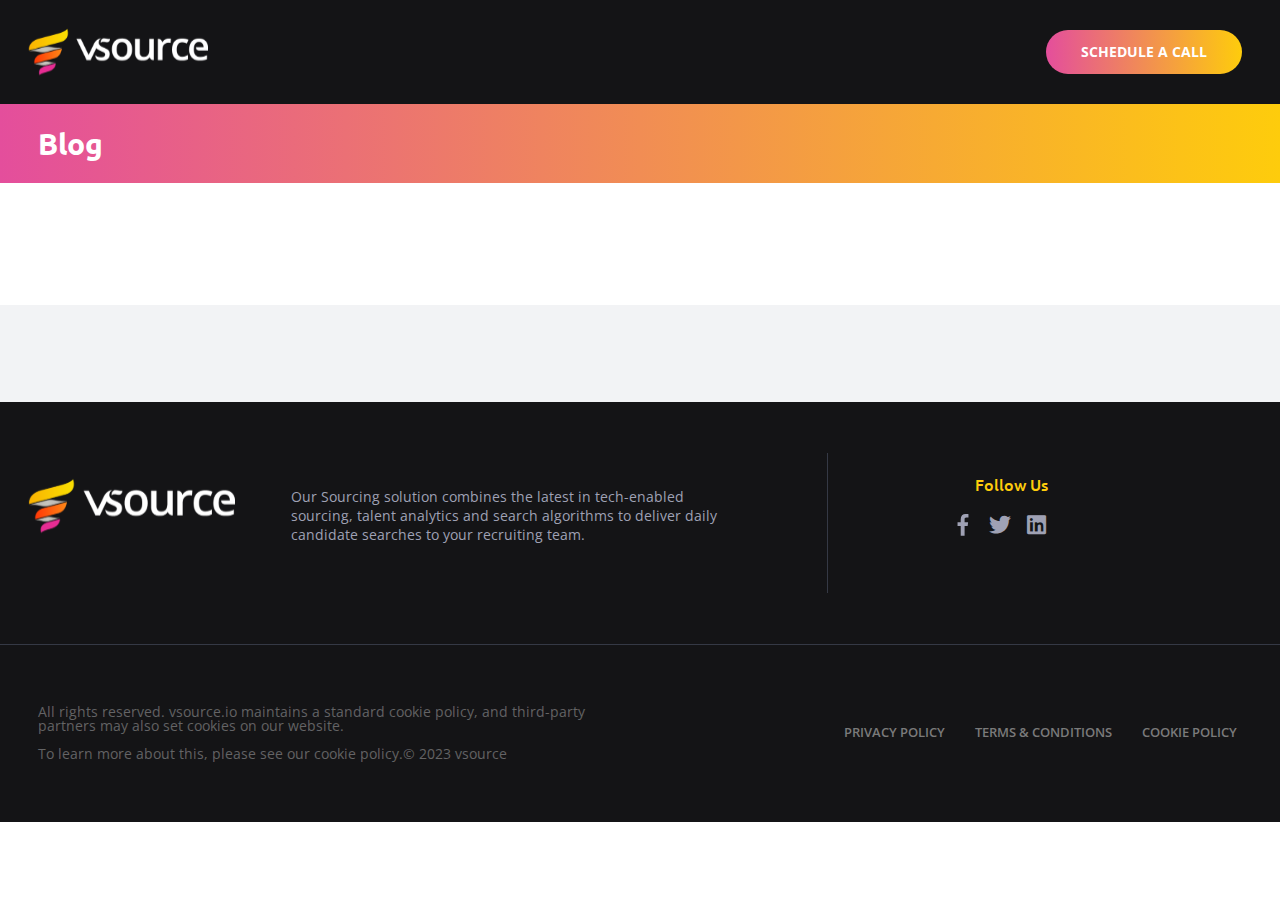
<file: blog/index.html>
<!DOCTYPE html>
<html lang="en-US">
<head>
	<meta charset="UTF-8">
	<meta name="viewport" content="width=device-width, initial-scale=1">
	<link rel="profile" href="http://gmpg.org/xfn/11">
	<link rel="pingback" href="/xmlrpc.php">
	<meta name="robots" content="index, follow, max-image-preview:large, max-snippet:-1, max-video-preview:-1">
	<style>img:is([sizes="auto" i], [sizes^="auto," i]) { contain-intrinsic-size: 3000px 1500px }</style>
	
	<!-- This site is optimized with the Yoast SEO plugin v24.2 - https://yoast.com/wordpress/plugins/seo/ -->
	<title>Blog - vsource - Tech-Enabled Talent Sourcing</title>
	<link rel="canonical" href="/blog/">
	<meta property="og:locale" content="en_US">
	<meta property="og:type" content="article">
	<meta property="og:title" content="Blog - vsource - Tech-Enabled Talent Sourcing">
	<meta property="og:description" content="Blog">
	<meta property="og:url" content="/blog/">
	<meta property="og:site_name" content="vsource - Tech-Enabled Talent Sourcing">
	<meta property="article:modified_time" content="2022-09-21T12:14:04+00:00">
	<meta name="twitter:card" content="summary_large_image">
	<script type="application/ld+json" class="yoast-schema-graph">{"@context":"https://schema.org","@graph":[{"@type":"WebPage","@id":"/blog/","url":"/blog/","name":"Blog - vsource - Tech-Enabled Talent Sourcing","isPartOf":{"@id":"/#website"},"datePublished":"2022-09-06T13:42:02+00:00","dateModified":"2022-09-21T12:14:04+00:00","breadcrumb":{"@id":"/blog/#breadcrumb"},"inLanguage":"en-US","potentialAction":[{"@type":"ReadAction","target":["/blog/"]}]},{"@type":"BreadcrumbList","@id":"/blog/#breadcrumb","itemListElement":[{"@type":"ListItem","position":1,"name":"Home","item":"/"},{"@type":"ListItem","position":2,"name":"Blog"}]},{"@type":"WebSite","@id":"/#website","url":"/","name":"vsource - Tech-Enabled Talent Sourcing","description":"vsource uses a combination of technology, unique algorithms and experience to source high quality candidates directly to you","potentialAction":[{"@type":"SearchAction","target":{"@type":"EntryPoint","urlTemplate":"/?s={search_term_string}"},"query-input":{"@type":"PropertyValueSpecification","valueRequired":true,"valueName":"search_term_string"}}],"inLanguage":"en-US"}]}</script>
	<!-- / Yoast SEO plugin. -->


<link rel="alternate" type="application/rss+xml" title="vsource - Tech-Enabled Talent Sourcing &raquo; Feed" href="/feed/">
<link rel="alternate" type="application/rss+xml" title="vsource - Tech-Enabled Talent Sourcing &raquo; Comments Feed" href="/comments/feed/">
<script>
window._wpemojiSettings = {"baseUrl":"https:\/\/s.w.org\/images\/core\/emoji\/15.0.3\/72x72\/","ext":".png","svgUrl":"https:\/\/s.w.org\/images\/core\/emoji\/15.0.3\/svg\/","svgExt":".svg","source":{"concatemoji":"\/wp-includes\/js\/wp-emoji-release.min.js?ver=6.7.1"}};
/*! This file is auto-generated */
!function(i,n){var o,s,e;function c(e){try{var t={supportTests:e,timestamp:(new Date).valueOf()};sessionStorage.setItem(o,JSON.stringify(t))}catch(e){}}function p(e,t,n){e.clearRect(0,0,e.canvas.width,e.canvas.height),e.fillText(t,0,0);var t=new Uint32Array(e.getImageData(0,0,e.canvas.width,e.canvas.height).data),r=(e.clearRect(0,0,e.canvas.width,e.canvas.height),e.fillText(n,0,0),new Uint32Array(e.getImageData(0,0,e.canvas.width,e.canvas.height).data));return t.every(function(e,t){return e===r[t]})}function u(e,t,n){switch(t){case"flag":return n(e,"🏳️‍⚧️","🏳️​⚧️")?!1:!n(e,"🇺🇳","🇺​🇳")&&!n(e,"🏴󠁧󠁢󠁥󠁮󠁧󠁿","🏴​󠁧​󠁢​󠁥​󠁮​󠁧​󠁿");case"emoji":return!n(e,"🐦‍⬛","🐦​⬛")}return!1}function f(e,t,n){var r="undefined"!=typeof WorkerGlobalScope&&self instanceof WorkerGlobalScope?new OffscreenCanvas(300,150):i.createElement("canvas"),a=r.getContext("2d",{willReadFrequently:!0}),o=(a.textBaseline="top",a.font="600 32px Arial",{});return e.forEach(function(e){o[e]=t(a,e,n)}),o}function t(e){var t=i.createElement("script");t.src=e,t.defer=!0,i.head.appendChild(t)}"undefined"!=typeof Promise&&(o="wpEmojiSettingsSupports",s=["flag","emoji"],n.supports={everything:!0,everythingExceptFlag:!0},e=new Promise(function(e){i.addEventListener("DOMContentLoaded",e,{once:!0})}),new Promise(function(t){var n=function(){try{var e=JSON.parse(sessionStorage.getItem(o));if("object"==typeof e&&"number"==typeof e.timestamp&&(new Date).valueOf()<e.timestamp+604800&&"object"==typeof e.supportTests)return e.supportTests}catch(e){}return null}();if(!n){if("undefined"!=typeof Worker&&"undefined"!=typeof OffscreenCanvas&&"undefined"!=typeof URL&&URL.createObjectURL&&"undefined"!=typeof Blob)try{var e="postMessage("+f.toString()+"("+[JSON.stringify(s),u.toString(),p.toString()].join(",")+"));",r=new Blob([e],{type:"text/javascript"}),a=new Worker(URL.createObjectURL(r),{name:"wpTestEmojiSupports"});return void(a.onmessage=function(e){c(n=e.data),a.terminate(),t(n)})}catch(e){}c(n=f(s,u,p))}t(n)}).then(function(e){for(var t in e)n.supports[t]=e[t],n.supports.everything=n.supports.everything&&n.supports[t],"flag"!==t&&(n.supports.everythingExceptFlag=n.supports.everythingExceptFlag&&n.supports[t]);n.supports.everythingExceptFlag=n.supports.everythingExceptFlag&&!n.supports.flag,n.DOMReady=!1,n.readyCallback=function(){n.DOMReady=!0}}).then(function(){return e}).then(function(){var e;n.supports.everything||(n.readyCallback(),(e=n.source||{}).concatemoji?t(e.concatemoji):e.wpemoji&&e.twemoji&&(t(e.twemoji),t(e.wpemoji)))}))}((window,document),window._wpemojiSettings);
</script>
<link rel="stylesheet" id="hfe-widgets-style-css" href="/wp-content/plugins/header-footer-elementor/inc/widgets-css/frontend.css?ver=2.0.6" media="all">
<style id="wp-emoji-styles-inline-css">img.wp-smiley, img.emoji {
		display: inline !important;
		border: none !important;
		box-shadow: none !important;
		height: 1em !important;
		width: 1em !important;
		margin: 0 0.07em !important;
		vertical-align: -0.1em !important;
		background: none !important;
		padding: 0 !important;
	}</style>
<style id="global-styles-inline-css">:root{--wp--preset--aspect-ratio--square: 1;--wp--preset--aspect-ratio--4-3: 4/3;--wp--preset--aspect-ratio--3-4: 3/4;--wp--preset--aspect-ratio--3-2: 3/2;--wp--preset--aspect-ratio--2-3: 2/3;--wp--preset--aspect-ratio--16-9: 16/9;--wp--preset--aspect-ratio--9-16: 9/16;--wp--preset--color--black: #000000;--wp--preset--color--cyan-bluish-gray: #abb8c3;--wp--preset--color--white: #ffffff;--wp--preset--color--pale-pink: #f78da7;--wp--preset--color--vivid-red: #cf2e2e;--wp--preset--color--luminous-vivid-orange: #ff6900;--wp--preset--color--luminous-vivid-amber: #fcb900;--wp--preset--color--light-green-cyan: #7bdcb5;--wp--preset--color--vivid-green-cyan: #00d084;--wp--preset--color--pale-cyan-blue: #8ed1fc;--wp--preset--color--vivid-cyan-blue: #0693e3;--wp--preset--color--vivid-purple: #9b51e0;--wp--preset--gradient--vivid-cyan-blue-to-vivid-purple: linear-gradient(135deg,rgba(6,147,227,1) 0%,rgb(155,81,224) 100%);--wp--preset--gradient--light-green-cyan-to-vivid-green-cyan: linear-gradient(135deg,rgb(122,220,180) 0%,rgb(0,208,130) 100%);--wp--preset--gradient--luminous-vivid-amber-to-luminous-vivid-orange: linear-gradient(135deg,rgba(252,185,0,1) 0%,rgba(255,105,0,1) 100%);--wp--preset--gradient--luminous-vivid-orange-to-vivid-red: linear-gradient(135deg,rgba(255,105,0,1) 0%,rgb(207,46,46) 100%);--wp--preset--gradient--very-light-gray-to-cyan-bluish-gray: linear-gradient(135deg,rgb(238,238,238) 0%,rgb(169,184,195) 100%);--wp--preset--gradient--cool-to-warm-spectrum: linear-gradient(135deg,rgb(74,234,220) 0%,rgb(151,120,209) 20%,rgb(207,42,186) 40%,rgb(238,44,130) 60%,rgb(251,105,98) 80%,rgb(254,248,76) 100%);--wp--preset--gradient--blush-light-purple: linear-gradient(135deg,rgb(255,206,236) 0%,rgb(152,150,240) 100%);--wp--preset--gradient--blush-bordeaux: linear-gradient(135deg,rgb(254,205,165) 0%,rgb(254,45,45) 50%,rgb(107,0,62) 100%);--wp--preset--gradient--luminous-dusk: linear-gradient(135deg,rgb(255,203,112) 0%,rgb(199,81,192) 50%,rgb(65,88,208) 100%);--wp--preset--gradient--pale-ocean: linear-gradient(135deg,rgb(255,245,203) 0%,rgb(182,227,212) 50%,rgb(51,167,181) 100%);--wp--preset--gradient--electric-grass: linear-gradient(135deg,rgb(202,248,128) 0%,rgb(113,206,126) 100%);--wp--preset--gradient--midnight: linear-gradient(135deg,rgb(2,3,129) 0%,rgb(40,116,252) 100%);--wp--preset--font-size--small: 13px;--wp--preset--font-size--medium: 20px;--wp--preset--font-size--large: 36px;--wp--preset--font-size--x-large: 42px;--wp--preset--spacing--20: 0.44rem;--wp--preset--spacing--30: 0.67rem;--wp--preset--spacing--40: 1rem;--wp--preset--spacing--50: 1.5rem;--wp--preset--spacing--60: 2.25rem;--wp--preset--spacing--70: 3.38rem;--wp--preset--spacing--80: 5.06rem;--wp--preset--shadow--natural: 6px 6px 9px rgba(0, 0, 0, 0.2);--wp--preset--shadow--deep: 12px 12px 50px rgba(0, 0, 0, 0.4);--wp--preset--shadow--sharp: 6px 6px 0px rgba(0, 0, 0, 0.2);--wp--preset--shadow--outlined: 6px 6px 0px -3px rgba(255, 255, 255, 1), 6px 6px rgba(0, 0, 0, 1);--wp--preset--shadow--crisp: 6px 6px 0px rgba(0, 0, 0, 1);}:root { --wp--style--global--content-size: 800px;--wp--style--global--wide-size: 1200px; }:where(body) { margin: 0; }.wp-site-blocks > .alignleft { float: left; margin-right: 2em; }.wp-site-blocks > .alignright { float: right; margin-left: 2em; }.wp-site-blocks > .aligncenter { justify-content: center; margin-left: auto; margin-right: auto; }:where(.wp-site-blocks) > * { margin-block-start: 24px; margin-block-end: 0; }:where(.wp-site-blocks) > :first-child { margin-block-start: 0; }:where(.wp-site-blocks) > :last-child { margin-block-end: 0; }:root { --wp--style--block-gap: 24px; }:root :where(.is-layout-flow) > :first-child{margin-block-start: 0;}:root :where(.is-layout-flow) > :last-child{margin-block-end: 0;}:root :where(.is-layout-flow) > *{margin-block-start: 24px;margin-block-end: 0;}:root :where(.is-layout-constrained) > :first-child{margin-block-start: 0;}:root :where(.is-layout-constrained) > :last-child{margin-block-end: 0;}:root :where(.is-layout-constrained) > *{margin-block-start: 24px;margin-block-end: 0;}:root :where(.is-layout-flex){gap: 24px;}:root :where(.is-layout-grid){gap: 24px;}.is-layout-flow > .alignleft{float: left;margin-inline-start: 0;margin-inline-end: 2em;}.is-layout-flow > .alignright{float: right;margin-inline-start: 2em;margin-inline-end: 0;}.is-layout-flow > .aligncenter{margin-left: auto !important;margin-right: auto !important;}.is-layout-constrained > .alignleft{float: left;margin-inline-start: 0;margin-inline-end: 2em;}.is-layout-constrained > .alignright{float: right;margin-inline-start: 2em;margin-inline-end: 0;}.is-layout-constrained > .aligncenter{margin-left: auto !important;margin-right: auto !important;}.is-layout-constrained > :where(:not(.alignleft):not(.alignright):not(.alignfull)){max-width: var(--wp--style--global--content-size);margin-left: auto !important;margin-right: auto !important;}.is-layout-constrained > .alignwide{max-width: var(--wp--style--global--wide-size);}body .is-layout-flex{display: flex;}.is-layout-flex{flex-wrap: wrap;align-items: center;}.is-layout-flex > :is(*, div){margin: 0;}body .is-layout-grid{display: grid;}.is-layout-grid > :is(*, div){margin: 0;}body{padding-top: 0px;padding-right: 0px;padding-bottom: 0px;padding-left: 0px;}a:where(:not(.wp-element-button)){text-decoration: underline;}:root :where(.wp-element-button, .wp-block-button__link){background-color: #32373c;border-width: 0;color: #fff;font-family: inherit;font-size: inherit;line-height: inherit;padding: calc(0.667em + 2px) calc(1.333em + 2px);text-decoration: none;}.has-black-color{color: var(--wp--preset--color--black) !important;}.has-cyan-bluish-gray-color{color: var(--wp--preset--color--cyan-bluish-gray) !important;}.has-white-color{color: var(--wp--preset--color--white) !important;}.has-pale-pink-color{color: var(--wp--preset--color--pale-pink) !important;}.has-vivid-red-color{color: var(--wp--preset--color--vivid-red) !important;}.has-luminous-vivid-orange-color{color: var(--wp--preset--color--luminous-vivid-orange) !important;}.has-luminous-vivid-amber-color{color: var(--wp--preset--color--luminous-vivid-amber) !important;}.has-light-green-cyan-color{color: var(--wp--preset--color--light-green-cyan) !important;}.has-vivid-green-cyan-color{color: var(--wp--preset--color--vivid-green-cyan) !important;}.has-pale-cyan-blue-color{color: var(--wp--preset--color--pale-cyan-blue) !important;}.has-vivid-cyan-blue-color{color: var(--wp--preset--color--vivid-cyan-blue) !important;}.has-vivid-purple-color{color: var(--wp--preset--color--vivid-purple) !important;}.has-black-background-color{background-color: var(--wp--preset--color--black) !important;}.has-cyan-bluish-gray-background-color{background-color: var(--wp--preset--color--cyan-bluish-gray) !important;}.has-white-background-color{background-color: var(--wp--preset--color--white) !important;}.has-pale-pink-background-color{background-color: var(--wp--preset--color--pale-pink) !important;}.has-vivid-red-background-color{background-color: var(--wp--preset--color--vivid-red) !important;}.has-luminous-vivid-orange-background-color{background-color: var(--wp--preset--color--luminous-vivid-orange) !important;}.has-luminous-vivid-amber-background-color{background-color: var(--wp--preset--color--luminous-vivid-amber) !important;}.has-light-green-cyan-background-color{background-color: var(--wp--preset--color--light-green-cyan) !important;}.has-vivid-green-cyan-background-color{background-color: var(--wp--preset--color--vivid-green-cyan) !important;}.has-pale-cyan-blue-background-color{background-color: var(--wp--preset--color--pale-cyan-blue) !important;}.has-vivid-cyan-blue-background-color{background-color: var(--wp--preset--color--vivid-cyan-blue) !important;}.has-vivid-purple-background-color{background-color: var(--wp--preset--color--vivid-purple) !important;}.has-black-border-color{border-color: var(--wp--preset--color--black) !important;}.has-cyan-bluish-gray-border-color{border-color: var(--wp--preset--color--cyan-bluish-gray) !important;}.has-white-border-color{border-color: var(--wp--preset--color--white) !important;}.has-pale-pink-border-color{border-color: var(--wp--preset--color--pale-pink) !important;}.has-vivid-red-border-color{border-color: var(--wp--preset--color--vivid-red) !important;}.has-luminous-vivid-orange-border-color{border-color: var(--wp--preset--color--luminous-vivid-orange) !important;}.has-luminous-vivid-amber-border-color{border-color: var(--wp--preset--color--luminous-vivid-amber) !important;}.has-light-green-cyan-border-color{border-color: var(--wp--preset--color--light-green-cyan) !important;}.has-vivid-green-cyan-border-color{border-color: var(--wp--preset--color--vivid-green-cyan) !important;}.has-pale-cyan-blue-border-color{border-color: var(--wp--preset--color--pale-cyan-blue) !important;}.has-vivid-cyan-blue-border-color{border-color: var(--wp--preset--color--vivid-cyan-blue) !important;}.has-vivid-purple-border-color{border-color: var(--wp--preset--color--vivid-purple) !important;}.has-vivid-cyan-blue-to-vivid-purple-gradient-background{background: var(--wp--preset--gradient--vivid-cyan-blue-to-vivid-purple) !important;}.has-light-green-cyan-to-vivid-green-cyan-gradient-background{background: var(--wp--preset--gradient--light-green-cyan-to-vivid-green-cyan) !important;}.has-luminous-vivid-amber-to-luminous-vivid-orange-gradient-background{background: var(--wp--preset--gradient--luminous-vivid-amber-to-luminous-vivid-orange) !important;}.has-luminous-vivid-orange-to-vivid-red-gradient-background{background: var(--wp--preset--gradient--luminous-vivid-orange-to-vivid-red) !important;}.has-very-light-gray-to-cyan-bluish-gray-gradient-background{background: var(--wp--preset--gradient--very-light-gray-to-cyan-bluish-gray) !important;}.has-cool-to-warm-spectrum-gradient-background{background: var(--wp--preset--gradient--cool-to-warm-spectrum) !important;}.has-blush-light-purple-gradient-background{background: var(--wp--preset--gradient--blush-light-purple) !important;}.has-blush-bordeaux-gradient-background{background: var(--wp--preset--gradient--blush-bordeaux) !important;}.has-luminous-dusk-gradient-background{background: var(--wp--preset--gradient--luminous-dusk) !important;}.has-pale-ocean-gradient-background{background: var(--wp--preset--gradient--pale-ocean) !important;}.has-electric-grass-gradient-background{background: var(--wp--preset--gradient--electric-grass) !important;}.has-midnight-gradient-background{background: var(--wp--preset--gradient--midnight) !important;}.has-small-font-size{font-size: var(--wp--preset--font-size--small) !important;}.has-medium-font-size{font-size: var(--wp--preset--font-size--medium) !important;}.has-large-font-size{font-size: var(--wp--preset--font-size--large) !important;}.has-x-large-font-size{font-size: var(--wp--preset--font-size--x-large) !important;}
:root :where(.wp-block-pullquote){font-size: 1.5em;line-height: 1.6;}</style>
<link rel="stylesheet" id="hfe-style-css" href="/wp-content/plugins/header-footer-elementor/assets/css/header-footer-elementor.css?ver=2.0.6" media="all">
<link rel="stylesheet" id="elementor-icons-css" href="/wp-content/plugins/elementor/assets/lib/eicons/css/elementor-icons.min.css?ver=5.34.0" media="all">
<link rel="stylesheet" id="elementor-frontend-css" href="/wp-content/uploads/elementor/css/custom-frontend.min.css?ver=1737281161" media="all">
<link rel="stylesheet" id="elementor-post-5-css" href="/wp-content/uploads/elementor/css/post-5.css?ver=1737281161" media="all">
<link rel="stylesheet" id="elementor-post-174-css" href="/wp-content/uploads/elementor/css/post-174.css?ver=1737380217" media="all">
<link rel="stylesheet" id="elementor-post-13-css" href="/wp-content/uploads/elementor/css/post-13.css?ver=1737281163" media="all">
<link rel="stylesheet" id="elementor-post-22-css" href="/wp-content/uploads/elementor/css/post-22.css?ver=1737281163" media="all">
<link rel="stylesheet" id="euis-css" href="/wp-content/plugins/unlimited-elementor-inner-sections-by-boomdevs/public/css/euis-public.css?ver=1.0.7" media="all">
<link rel="stylesheet" id="parent-style-css" href="/wp-content/themes/hello-elementor/style.css?ver=6.7.1" media="all">
<link rel="stylesheet" id="child-style-css" href="/wp-content/themes/Vsource/style.css?ver=6.7.1" media="all">
<link rel="stylesheet" id="hello-elementor-css" href="/wp-content/themes/hello-elementor/style.min.css?ver=3.2.1" media="all">
<link rel="stylesheet" id="hello-elementor-theme-style-css" href="/wp-content/themes/hello-elementor/theme.min.css?ver=3.2.1" media="all">
<link rel="stylesheet" id="hello-elementor-header-footer-css" href="/wp-content/themes/hello-elementor/header-footer.min.css?ver=3.2.1" media="all">
<link rel="stylesheet" id="hfe-icons-list-css" href="/wp-content/plugins/elementor/assets/css/widget-icon-list.min.css?ver=3.24.3" media="all">
<link rel="stylesheet" id="hfe-social-icons-css" href="/wp-content/plugins/elementor/assets/css/widget-social-icons.min.css?ver=3.24.0" media="all">
<link rel="stylesheet" id="hfe-social-share-icons-brands-css" href="/wp-content/plugins/elementor/assets/lib/font-awesome/css/brands.css?ver=5.15.3" media="all">
<link rel="stylesheet" id="hfe-social-share-icons-fontawesome-css" href="/wp-content/plugins/elementor/assets/lib/font-awesome/css/fontawesome.css?ver=5.15.3" media="all">
<link rel="stylesheet" id="hfe-nav-menu-icons-css" href="/wp-content/plugins/elementor/assets/lib/font-awesome/css/solid.css?ver=5.15.3" media="all">
<link rel="stylesheet" id="hfe-widget-blockquote-css" href="/wp-content/plugins/elementor-pro/assets/css/widget-blockquote.min.css?ver=3.25.0" media="all">
<link rel="stylesheet" id="eael-general-css" href="/wp-content/plugins/essential-addons-for-elementor-lite/assets/front-end/css/view/general.min.css?ver=6.1.0" media="all">
<link rel="stylesheet" id="moove_gdpr_frontend-css" href="/wp-content/plugins/gdpr-cookie-compliance/dist/styles/gdpr-main.css?ver=4.15.6" media="all">
<style id="moove_gdpr_frontend-inline-css">#moove_gdpr_cookie_modal,#moove_gdpr_cookie_info_bar,.gdpr_cookie_settings_shortcode_content{font-family:Nunito,sans-serif}#moove_gdpr_save_popup_settings_button{background-color:#373737;color:#fff}#moove_gdpr_save_popup_settings_button:hover{background-color:#000}#moove_gdpr_cookie_info_bar .moove-gdpr-info-bar-container .moove-gdpr-info-bar-content a.mgbutton,#moove_gdpr_cookie_info_bar .moove-gdpr-info-bar-container .moove-gdpr-info-bar-content button.mgbutton{background-color:#0c4da2}#moove_gdpr_cookie_modal .moove-gdpr-modal-content .moove-gdpr-modal-footer-content .moove-gdpr-button-holder a.mgbutton,#moove_gdpr_cookie_modal .moove-gdpr-modal-content .moove-gdpr-modal-footer-content .moove-gdpr-button-holder button.mgbutton,.gdpr_cookie_settings_shortcode_content .gdpr-shr-button.button-green{background-color:#0c4da2;border-color:#0c4da2}#moove_gdpr_cookie_modal .moove-gdpr-modal-content .moove-gdpr-modal-footer-content .moove-gdpr-button-holder a.mgbutton:hover,#moove_gdpr_cookie_modal .moove-gdpr-modal-content .moove-gdpr-modal-footer-content .moove-gdpr-button-holder button.mgbutton:hover,.gdpr_cookie_settings_shortcode_content .gdpr-shr-button.button-green:hover{background-color:#fff;color:#0c4da2}#moove_gdpr_cookie_modal .moove-gdpr-modal-content .moove-gdpr-modal-close i,#moove_gdpr_cookie_modal .moove-gdpr-modal-content .moove-gdpr-modal-close span.gdpr-icon{background-color:#0c4da2;border:1px solid #0c4da2}#moove_gdpr_cookie_info_bar span.change-settings-button.focus-g,#moove_gdpr_cookie_info_bar span.change-settings-button:focus,#moove_gdpr_cookie_info_bar button.change-settings-button.focus-g,#moove_gdpr_cookie_info_bar button.change-settings-button:focus{-webkit-box-shadow:0 0 1px 3px #0c4da2;-moz-box-shadow:0 0 1px 3px #0c4da2;box-shadow:0 0 1px 3px #0c4da2}#moove_gdpr_cookie_modal .moove-gdpr-modal-content .moove-gdpr-modal-close i:hover,#moove_gdpr_cookie_modal .moove-gdpr-modal-content .moove-gdpr-modal-close span.gdpr-icon:hover,#moove_gdpr_cookie_info_bar span[data-href]>u.change-settings-button{color:#0c4da2}#moove_gdpr_cookie_modal .moove-gdpr-modal-content .moove-gdpr-modal-left-content #moove-gdpr-menu li.menu-item-selected a span.gdpr-icon,#moove_gdpr_cookie_modal .moove-gdpr-modal-content .moove-gdpr-modal-left-content #moove-gdpr-menu li.menu-item-selected button span.gdpr-icon{color:inherit}#moove_gdpr_cookie_modal .moove-gdpr-modal-content .moove-gdpr-modal-left-content #moove-gdpr-menu li a span.gdpr-icon,#moove_gdpr_cookie_modal .moove-gdpr-modal-content .moove-gdpr-modal-left-content #moove-gdpr-menu li button span.gdpr-icon{color:inherit}#moove_gdpr_cookie_modal .gdpr-acc-link{line-height:0;font-size:0;color:transparent;position:absolute}#moove_gdpr_cookie_modal .moove-gdpr-modal-content .moove-gdpr-modal-close:hover i,#moove_gdpr_cookie_modal .moove-gdpr-modal-content .moove-gdpr-modal-left-content #moove-gdpr-menu li a,#moove_gdpr_cookie_modal .moove-gdpr-modal-content .moove-gdpr-modal-left-content #moove-gdpr-menu li button,#moove_gdpr_cookie_modal .moove-gdpr-modal-content .moove-gdpr-modal-left-content #moove-gdpr-menu li button i,#moove_gdpr_cookie_modal .moove-gdpr-modal-content .moove-gdpr-modal-left-content #moove-gdpr-menu li a i,#moove_gdpr_cookie_modal .moove-gdpr-modal-content .moove-gdpr-tab-main .moove-gdpr-tab-main-content a:hover,#moove_gdpr_cookie_info_bar.moove-gdpr-dark-scheme .moove-gdpr-info-bar-container .moove-gdpr-info-bar-content a.mgbutton:hover,#moove_gdpr_cookie_info_bar.moove-gdpr-dark-scheme .moove-gdpr-info-bar-container .moove-gdpr-info-bar-content button.mgbutton:hover,#moove_gdpr_cookie_info_bar.moove-gdpr-dark-scheme .moove-gdpr-info-bar-container .moove-gdpr-info-bar-content a:hover,#moove_gdpr_cookie_info_bar.moove-gdpr-dark-scheme .moove-gdpr-info-bar-container .moove-gdpr-info-bar-content button:hover,#moove_gdpr_cookie_info_bar.moove-gdpr-dark-scheme .moove-gdpr-info-bar-container .moove-gdpr-info-bar-content span.change-settings-button:hover,#moove_gdpr_cookie_info_bar.moove-gdpr-dark-scheme .moove-gdpr-info-bar-container .moove-gdpr-info-bar-content button.change-settings-button:hover,#moove_gdpr_cookie_info_bar.moove-gdpr-dark-scheme .moove-gdpr-info-bar-container .moove-gdpr-info-bar-content u.change-settings-button:hover,#moove_gdpr_cookie_info_bar span[data-href]>u.change-settings-button,#moove_gdpr_cookie_info_bar.moove-gdpr-dark-scheme .moove-gdpr-info-bar-container .moove-gdpr-info-bar-content a.mgbutton.focus-g,#moove_gdpr_cookie_info_bar.moove-gdpr-dark-scheme .moove-gdpr-info-bar-container .moove-gdpr-info-bar-content button.mgbutton.focus-g,#moove_gdpr_cookie_info_bar.moove-gdpr-dark-scheme .moove-gdpr-info-bar-container .moove-gdpr-info-bar-content a.focus-g,#moove_gdpr_cookie_info_bar.moove-gdpr-dark-scheme .moove-gdpr-info-bar-container .moove-gdpr-info-bar-content button.focus-g,#moove_gdpr_cookie_info_bar.moove-gdpr-dark-scheme .moove-gdpr-info-bar-container .moove-gdpr-info-bar-content a.mgbutton:focus,#moove_gdpr_cookie_info_bar.moove-gdpr-dark-scheme .moove-gdpr-info-bar-container .moove-gdpr-info-bar-content button.mgbutton:focus,#moove_gdpr_cookie_info_bar.moove-gdpr-dark-scheme .moove-gdpr-info-bar-container .moove-gdpr-info-bar-content a:focus,#moove_gdpr_cookie_info_bar.moove-gdpr-dark-scheme .moove-gdpr-info-bar-container .moove-gdpr-info-bar-content button:focus,#moove_gdpr_cookie_info_bar.moove-gdpr-dark-scheme .moove-gdpr-info-bar-container .moove-gdpr-info-bar-content span.change-settings-button.focus-g,span.change-settings-button:focus,button.change-settings-button.focus-g,button.change-settings-button:focus,#moove_gdpr_cookie_info_bar.moove-gdpr-dark-scheme .moove-gdpr-info-bar-container .moove-gdpr-info-bar-content u.change-settings-button.focus-g,#moove_gdpr_cookie_info_bar.moove-gdpr-dark-scheme .moove-gdpr-info-bar-container .moove-gdpr-info-bar-content u.change-settings-button:focus{color:#0c4da2}#moove_gdpr_cookie_modal.gdpr_lightbox-hide{display:none}</style>
<link rel="stylesheet" id="google-fonts-1-css" href="https://fonts.googleapis.com/css?family=Roboto%3A100%2C100italic%2C200%2C200italic%2C300%2C300italic%2C400%2C400italic%2C500%2C500italic%2C600%2C600italic%2C700%2C700italic%2C800%2C800italic%2C900%2C900italic%7CRoboto+Slab%3A100%2C100italic%2C200%2C200italic%2C300%2C300italic%2C400%2C400italic%2C500%2C500italic%2C600%2C600italic%2C700%2C700italic%2C800%2C800italic%2C900%2C900italic%7CUbuntu%3A100%2C100italic%2C200%2C200italic%2C300%2C300italic%2C400%2C400italic%2C500%2C500italic%2C600%2C600italic%2C700%2C700italic%2C800%2C800italic%2C900%2C900italic%7COpen+Sans%3A100%2C100italic%2C200%2C200italic%2C300%2C300italic%2C400%2C400italic%2C500%2C500italic%2C600%2C600italic%2C700%2C700italic%2C800%2C800italic%2C900%2C900italic&#038;display=auto&#038;ver=6.7.1" media="all">
<link rel="stylesheet" id="elementor-icons-shared-0-css" href="/wp-content/plugins/elementor/assets/lib/font-awesome/css/fontawesome.min.css?ver=5.15.3" media="all">
<link rel="stylesheet" id="elementor-icons-fa-brands-css" href="/wp-content/plugins/elementor/assets/lib/font-awesome/css/brands.min.css?ver=5.15.3" media="all">
<link rel="preconnect" href="https://fonts.gstatic.com/" crossorigin>
<script src="/wp-includes/js/jquery/jquery.min.js?ver=3.7.1" id="jquery-core-js"></script>
<script src="/wp-includes/js/jquery/jquery-migrate.min.js?ver=3.4.1" id="jquery-migrate-js"></script>
<script id="jquery-js-after">!function($){"use strict";$(document).ready(function(){$(this).scrollTop()>100&&$(".hfe-scroll-to-top-wrap").removeClass("hfe-scroll-to-top-hide"),$(window).scroll(function(){$(this).scrollTop()<100?$(".hfe-scroll-to-top-wrap").fadeOut(300):$(".hfe-scroll-to-top-wrap").fadeIn(300)}),$(".hfe-scroll-to-top-wrap").on("click",function(){$("html, body").animate({scrollTop:0},300);return!1})})}(jQuery);</script>
<script src="/wp-content/plugins/unlimited-elementor-inner-sections-by-boomdevs/public/js/euis-public.js?ver=1.0.7" id="euis-js"></script>
<link rel="https://api.w.org/" href="/wp-json/">
<link rel="alternate" title="JSON" type="application/json" href="/wp-json/wp/v2/pages/174">
<link rel="EditURI" type="application/rsd+xml" title="RSD" href="/xmlrpc.php?rsd">
<meta name="generator" content="WordPress 6.7.1">
<link rel="shortlink" href="/?p=174">
<link rel="alternate" title="oEmbed (JSON)" type="application/json+oembed" href="/wp-json/oembed/1.0/embed?url=https%3A%2F%2F%2Fblog%2F">
<link rel="alternate" title="oEmbed (XML)" type="text/xml+oembed" href="/wp-json/oembed/1.0/embed?url=https%3A%2F%2F%2Fblog%2F#038;format=xml">
<meta name="generator" content="Elementor 3.26.5; features: additional_custom_breakpoints; settings: css_print_method-external, google_font-enabled, font_display-auto">
<!-- Google tag (gtag.js) -->
<script async src="https://www.googletagmanager.com/gtag/js?id=G-YS3NYWT8BX"></script>
<script>window.dataLayer = window.dataLayer || [];
  function gtag(){dataLayer.push(arguments);}
  gtag('js', new Date());
  gtag('config', 'G-YS3NYWT8BX');</script>
			<style>.e-con.e-parent:nth-of-type(n+4):not(.e-lazyloaded):not(.e-no-lazyload),
				.e-con.e-parent:nth-of-type(n+4):not(.e-lazyloaded):not(.e-no-lazyload) * {
					background-image: none !important;
				}
				@media screen and (max-height: 1024px) {
					.e-con.e-parent:nth-of-type(n+3):not(.e-lazyloaded):not(.e-no-lazyload),
					.e-con.e-parent:nth-of-type(n+3):not(.e-lazyloaded):not(.e-no-lazyload) * {
						background-image: none !important;
					}
				}
				@media screen and (max-height: 640px) {
					.e-con.e-parent:nth-of-type(n+2):not(.e-lazyloaded):not(.e-no-lazyload),
					.e-con.e-parent:nth-of-type(n+2):not(.e-lazyloaded):not(.e-no-lazyload) * {
						background-image: none !important;
					}
				}</style>
			<link rel="icon" href="/wp-content/uploads/2022/09/Zrzut-ekranu-2022-09-9-o-13.52.14.png" sizes="32x32">
<link rel="icon" href="/wp-content/uploads/2022/09/Zrzut-ekranu-2022-09-9-o-13.52.14.png" sizes="192x192">
<link rel="apple-touch-icon" href="/wp-content/uploads/2022/09/Zrzut-ekranu-2022-09-9-o-13.52.14.png">
<meta name="msapplication-TileImage" content="/wp-content/uploads/2022/09/Zrzut-ekranu-2022-09-9-o-13.52.14.png">
</head>

<body class="page-template-default page page-id-174 wp-embed-responsive ehf-header ehf-footer ehf-template-hello-elementor ehf-stylesheet-Vsource elementor-default elementor-kit-5 elementor-page elementor-page-174">
<div id="page" class="hfeed site">

		<header id="masthead" itemscope="itemscope" itemtype="https://schema.org/WPHeader">
			<p class="main-title bhf-hidden" itemprop="headline"><a href="/" title="vsource &#8211; Tech-Enabled Talent Sourcing" rel="home">vsource &#8211; Tech-Enabled Talent Sourcing</a></p>
					<div data-elementor-type="wp-post" data-elementor-id="13" class="elementor elementor-13" data-elementor-post-type="elementor-hf">
						<section class="elementor-section elementor-top-section elementor-element elementor-element-f573fc0 elementor-section-boxed elementor-section-height-default elementor-section-height-default" data-id="f573fc0" data-element_type="section" data-settings="{&quot;background_background&quot;:&quot;classic&quot;}">
						<div class="elementor-container elementor-column-gap-default">
					<div class="elementor-column elementor-col-33 elementor-top-column elementor-element elementor-element-20e1c5c" data-id="20e1c5c" data-element_type="column">
			<div class="elementor-widget-wrap elementor-element-populated">
						<div class="elementor-element elementor-element-61298c2 elementor-widget elementor-widget-image" data-id="61298c2" data-element_type="widget" data-widget_type="image.default">
				<div class="elementor-widget-container">
																<a href="/">
							<img width="800" height="227" src="/wp-content/uploads/2022/09/Negative.svg" class="attachment-large size-large wp-image-15" alt="">								</a>
															</div>
				</div>
					</div>
		</div>
				<div class="elementor-column elementor-col-33 elementor-top-column elementor-element elementor-element-0e9128d" data-id="0e9128d" data-element_type="column">
			<div class="elementor-widget-wrap">
							</div>
		</div>
				<div class="elementor-column elementor-col-33 elementor-top-column elementor-element elementor-element-56d0034" data-id="56d0034" data-element_type="column">
			<div class="elementor-widget-wrap elementor-element-populated">
						<div class="elementor-element elementor-element-11984e8 elementor-align-right elementor-mobile-align-center elementor-widget elementor-widget-button" data-id="11984e8" data-element_type="widget" data-widget_type="button.default">
				<div class="elementor-widget-container">
									<div class="elementor-button-wrapper">
					<a class="elementor-button elementor-button-link elementor-size-sm" href="/schedule-a-call/">
						<span class="elementor-button-content-wrapper">
									<span class="elementor-button-text">SCHEDULE A CALL</span>
					</span>
					</a>
				</div>
								</div>
				</div>
					</div>
		</div>
					</div>
		</section>
				</div>
				</header>

	
<main id="content" class="site-main post-174 page type-page status-publish hentry">

	
	<div class="page-content">
				<div data-elementor-type="wp-page" data-elementor-id="174" class="elementor elementor-174" data-elementor-post-type="page">
						<section class="elementor-section elementor-top-section elementor-element elementor-element-910ec1c elementor-section-boxed elementor-section-height-default elementor-section-height-default" data-id="910ec1c" data-element_type="section" data-settings="{&quot;background_background&quot;:&quot;gradient&quot;}">
						<div class="elementor-container elementor-column-gap-default">
					<div class="elementor-column elementor-col-100 elementor-top-column elementor-element elementor-element-fc897b5" data-id="fc897b5" data-element_type="column">
			<div class="elementor-widget-wrap elementor-element-populated">
						<div class="elementor-element elementor-element-1e00801 elementor-widget elementor-widget-heading" data-id="1e00801" data-element_type="widget" data-widget_type="heading.default">
				<div class="elementor-widget-container">
					<h2 class="elementor-heading-title elementor-size-default">Blog</h2>				</div>
				</div>
					</div>
		</div>
					</div>
		</section>
				<section class="elementor-section elementor-top-section elementor-element elementor-element-de57de1 elementor-section-boxed elementor-section-height-default elementor-section-height-default" data-id="de57de1" data-element_type="section">
						<div class="elementor-container elementor-column-gap-default">
					<div class="elementor-column elementor-col-100 elementor-top-column elementor-element elementor-element-d2c998e" data-id="d2c998e" data-element_type="column">
			<div class="elementor-widget-wrap elementor-element-populated">
							</div>
		</div>
					</div>
		</section>
				<section class="elementor-section elementor-top-section elementor-element elementor-element-0647ec6 elementor-section-boxed elementor-section-height-default elementor-section-height-default" data-id="0647ec6" data-element_type="section" data-settings="{&quot;background_background&quot;:&quot;classic&quot;}">
						<div class="elementor-container elementor-column-gap-default">
					<div class="elementor-column elementor-col-100 elementor-top-column elementor-element elementor-element-3b34da7" data-id="3b34da7" data-element_type="column">
			<div class="elementor-widget-wrap elementor-element-populated">
							</div>
		</div>
					</div>
		</section>
				</div>
		
		
			</div>

	
</main>

	
		<footer itemtype="https://schema.org/WPFooter" itemscope="itemscope" id="colophon" role="contentinfo">
			<div class="footer-width-fixer">		<div data-elementor-type="wp-post" data-elementor-id="22" class="elementor elementor-22" data-elementor-post-type="elementor-hf">
						<section class="elementor-section elementor-top-section elementor-element elementor-element-06584aa elementor-section-boxed elementor-section-height-default elementor-section-height-default" data-id="06584aa" data-element_type="section" data-settings="{&quot;background_background&quot;:&quot;classic&quot;}">
						<div class="elementor-container elementor-column-gap-default">
					<div class="elementor-column elementor-col-50 elementor-top-column elementor-element elementor-element-b2c4a6b" data-id="b2c4a6b" data-element_type="column">
			<div class="elementor-widget-wrap elementor-element-populated">
						<section class="elementor-section elementor-inner-section elementor-element elementor-element-07a69e9 elementor-section-boxed elementor-section-height-default elementor-section-height-default" data-id="07a69e9" data-element_type="section">
						<div class="elementor-container elementor-column-gap-default">
					<div class="elementor-column elementor-col-50 elementor-inner-column elementor-element elementor-element-0dec3d0" data-id="0dec3d0" data-element_type="column">
			<div class="elementor-widget-wrap elementor-element-populated">
						<div class="elementor-element elementor-element-e9fb0d3 elementor-widget elementor-widget-image" data-id="e9fb0d3" data-element_type="widget" data-widget_type="image.default">
				<div class="elementor-widget-container">
															<img width="800" height="227" src="/wp-content/uploads/2022/09/Negative.svg" class="attachment-large size-large wp-image-15" alt="">															</div>
				</div>
					</div>
		</div>
				<div class="elementor-column elementor-col-50 elementor-inner-column elementor-element elementor-element-2c6c344" data-id="2c6c344" data-element_type="column">
			<div class="elementor-widget-wrap elementor-element-populated">
						<div class="elementor-element elementor-element-cf689e4 elementor-widget elementor-widget-text-editor" data-id="cf689e4" data-element_type="widget" data-widget_type="text-editor.default">
				<div class="elementor-widget-container">
									<p>Our Sourcing solution combines the latest in tech-enabled sourcing, talent analytics and search algorithms to deliver daily candidate searches to your recruiting team.</p>								</div>
				</div>
					</div>
		</div>
					</div>
		</section>
					</div>
		</div>
				<div class="elementor-column elementor-col-50 elementor-top-column elementor-element elementor-element-ab0b4b9" data-id="ab0b4b9" data-element_type="column">
			<div class="elementor-widget-wrap elementor-element-populated">
						<section class="elementor-section elementor-inner-section elementor-element elementor-element-cd1d44c elementor-section-boxed elementor-section-height-default elementor-section-height-default" data-id="cd1d44c" data-element_type="section">
						<div class="elementor-container elementor-column-gap-default">
					<div class="elementor-column elementor-col-100 elementor-inner-column elementor-element elementor-element-f022a1a" data-id="f022a1a" data-element_type="column">
			<div class="elementor-widget-wrap elementor-element-populated">
						<div class="elementor-element elementor-element-87ed799 elementor-widget elementor-widget-heading" data-id="87ed799" data-element_type="widget" data-widget_type="heading.default">
				<div class="elementor-widget-container">
					<h2 class="elementor-heading-title elementor-size-default">Follow Us</h2>				</div>
				</div>
				<div class="elementor-element elementor-element-6b70760 e-grid-align-right e-grid-align-mobile-center elementor-shape-rounded elementor-grid-0 elementor-widget elementor-widget-social-icons" data-id="6b70760" data-element_type="widget" data-widget_type="social-icons.default">
				<div class="elementor-widget-container">
							<div class="elementor-social-icons-wrapper elementor-grid">
							<span class="elementor-grid-item">
					<a class="elementor-icon elementor-social-icon elementor-social-icon- elementor-repeater-item-d2e7ddc" href="https://www.facebook.com/vsourceio/?fref=ts" target="_blank">
						<span class="elementor-screen-only"></span>
						<svg xmlns="http://www.w3.org/2000/svg" width="8" height="16" viewbox="0 0 8 16" fill="none"><path d="M6.52006 2.63607H7.96941V0.111793C7.71936 0.0773953 6.85941 0 5.8579 0C3.76823 0 2.33675 1.3144 2.33675 3.73019V5.95349H0.0307617V8.77544H2.33675V15.876H5.16399V8.7761H7.3767L7.72796 5.95415H5.16333V4.01C5.16399 3.19438 5.38361 2.63607 6.52006 2.63607Z" fill="#9FA1B4"></path></svg>					</a>
				</span>
							<span class="elementor-grid-item">
					<a class="elementor-icon elementor-social-icon elementor-social-icon-twitter elementor-repeater-item-1c96a94" href="https://twitter.com/vsourceio" target="_blank">
						<span class="elementor-screen-only">Twitter</span>
						<i class="fab fa-twitter"></i>					</a>
				</span>
							<span class="elementor-grid-item">
					<a class="elementor-icon elementor-social-icon elementor-social-icon-linkedin elementor-repeater-item-8d737e8" href="https://www.linkedin.com/company/vsourceio/" target="_blank">
						<span class="elementor-screen-only">Linkedin</span>
						<i class="fab fa-linkedin"></i>					</a>
				</span>
					</div>
						</div>
				</div>
					</div>
		</div>
					</div>
		</section>
					</div>
		</div>
					</div>
		</section>
				<section class="elementor-section elementor-top-section elementor-element elementor-element-0b975f9 elementor-section-boxed elementor-section-height-default elementor-section-height-default" data-id="0b975f9" data-element_type="section" data-settings="{&quot;background_background&quot;:&quot;classic&quot;}">
						<div class="elementor-container elementor-column-gap-default">
					<div class="elementor-column elementor-col-50 elementor-top-column elementor-element elementor-element-c78db8b" data-id="c78db8b" data-element_type="column">
			<div class="elementor-widget-wrap elementor-element-populated">
						<div class="elementor-element elementor-element-ff722ea elementor-widget elementor-widget-heading" data-id="ff722ea" data-element_type="widget" data-widget_type="heading.default">
				<div class="elementor-widget-container">
					<h2 class="elementor-heading-title elementor-size-default">All rights reserved. vsource.io maintains a standard cookie policy, and third-party partners may also set cookies on our website.<br> <br>To learn more about this, please see our cookie policy.© 2023 vsource</h2>				</div>
				</div>
					</div>
		</div>
				<div class="elementor-column elementor-col-50 elementor-top-column elementor-element elementor-element-4766bdc" data-id="4766bdc" data-element_type="column">
			<div class="elementor-widget-wrap elementor-element-populated">
						<div class="elementor-element elementor-element-e513ba9 hfe-nav-menu__align-right hfe-nav-menu__breakpoint-none hfe-submenu-icon-arrow hfe-submenu-animation-none hfe-link-redirect-child elementor-widget elementor-widget-navigation-menu" data-id="e513ba9" data-element_type="widget" data-settings="{&quot;padding_horizontal_menu_item&quot;:{&quot;unit&quot;:&quot;px&quot;,&quot;size&quot;:15,&quot;sizes&quot;:[]},&quot;padding_horizontal_menu_item_widescreen&quot;:{&quot;unit&quot;:&quot;px&quot;,&quot;size&quot;:&quot;&quot;,&quot;sizes&quot;:[]},&quot;padding_horizontal_menu_item_laptop&quot;:{&quot;unit&quot;:&quot;px&quot;,&quot;size&quot;:&quot;&quot;,&quot;sizes&quot;:[]},&quot;padding_horizontal_menu_item_tablet_extra&quot;:{&quot;unit&quot;:&quot;px&quot;,&quot;size&quot;:&quot;&quot;,&quot;sizes&quot;:[]},&quot;padding_horizontal_menu_item_tablet&quot;:{&quot;unit&quot;:&quot;px&quot;,&quot;size&quot;:&quot;&quot;,&quot;sizes&quot;:[]},&quot;padding_horizontal_menu_item_mobile_extra&quot;:{&quot;unit&quot;:&quot;px&quot;,&quot;size&quot;:&quot;&quot;,&quot;sizes&quot;:[]},&quot;padding_horizontal_menu_item_mobile&quot;:{&quot;unit&quot;:&quot;px&quot;,&quot;size&quot;:&quot;&quot;,&quot;sizes&quot;:[]},&quot;padding_vertical_menu_item&quot;:{&quot;unit&quot;:&quot;px&quot;,&quot;size&quot;:15,&quot;sizes&quot;:[]},&quot;padding_vertical_menu_item_widescreen&quot;:{&quot;unit&quot;:&quot;px&quot;,&quot;size&quot;:&quot;&quot;,&quot;sizes&quot;:[]},&quot;padding_vertical_menu_item_laptop&quot;:{&quot;unit&quot;:&quot;px&quot;,&quot;size&quot;:&quot;&quot;,&quot;sizes&quot;:[]},&quot;padding_vertical_menu_item_tablet_extra&quot;:{&quot;unit&quot;:&quot;px&quot;,&quot;size&quot;:&quot;&quot;,&quot;sizes&quot;:[]},&quot;padding_vertical_menu_item_tablet&quot;:{&quot;unit&quot;:&quot;px&quot;,&quot;size&quot;:&quot;&quot;,&quot;sizes&quot;:[]},&quot;padding_vertical_menu_item_mobile_extra&quot;:{&quot;unit&quot;:&quot;px&quot;,&quot;size&quot;:&quot;&quot;,&quot;sizes&quot;:[]},&quot;padding_vertical_menu_item_mobile&quot;:{&quot;unit&quot;:&quot;px&quot;,&quot;size&quot;:&quot;&quot;,&quot;sizes&quot;:[]},&quot;menu_space_between&quot;:{&quot;unit&quot;:&quot;px&quot;,&quot;size&quot;:&quot;&quot;,&quot;sizes&quot;:[]},&quot;menu_space_between_widescreen&quot;:{&quot;unit&quot;:&quot;px&quot;,&quot;size&quot;:&quot;&quot;,&quot;sizes&quot;:[]},&quot;menu_space_between_laptop&quot;:{&quot;unit&quot;:&quot;px&quot;,&quot;size&quot;:&quot;&quot;,&quot;sizes&quot;:[]},&quot;menu_space_between_tablet_extra&quot;:{&quot;unit&quot;:&quot;px&quot;,&quot;size&quot;:&quot;&quot;,&quot;sizes&quot;:[]},&quot;menu_space_between_tablet&quot;:{&quot;unit&quot;:&quot;px&quot;,&quot;size&quot;:&quot;&quot;,&quot;sizes&quot;:[]},&quot;menu_space_between_mobile_extra&quot;:{&quot;unit&quot;:&quot;px&quot;,&quot;size&quot;:&quot;&quot;,&quot;sizes&quot;:[]},&quot;menu_space_between_mobile&quot;:{&quot;unit&quot;:&quot;px&quot;,&quot;size&quot;:&quot;&quot;,&quot;sizes&quot;:[]},&quot;menu_row_space&quot;:{&quot;unit&quot;:&quot;px&quot;,&quot;size&quot;:&quot;&quot;,&quot;sizes&quot;:[]},&quot;menu_row_space_widescreen&quot;:{&quot;unit&quot;:&quot;px&quot;,&quot;size&quot;:&quot;&quot;,&quot;sizes&quot;:[]},&quot;menu_row_space_laptop&quot;:{&quot;unit&quot;:&quot;px&quot;,&quot;size&quot;:&quot;&quot;,&quot;sizes&quot;:[]},&quot;menu_row_space_tablet_extra&quot;:{&quot;unit&quot;:&quot;px&quot;,&quot;size&quot;:&quot;&quot;,&quot;sizes&quot;:[]},&quot;menu_row_space_tablet&quot;:{&quot;unit&quot;:&quot;px&quot;,&quot;size&quot;:&quot;&quot;,&quot;sizes&quot;:[]},&quot;menu_row_space_mobile_extra&quot;:{&quot;unit&quot;:&quot;px&quot;,&quot;size&quot;:&quot;&quot;,&quot;sizes&quot;:[]},&quot;menu_row_space_mobile&quot;:{&quot;unit&quot;:&quot;px&quot;,&quot;size&quot;:&quot;&quot;,&quot;sizes&quot;:[]},&quot;dropdown_border_radius&quot;:{&quot;unit&quot;:&quot;px&quot;,&quot;top&quot;:&quot;&quot;,&quot;right&quot;:&quot;&quot;,&quot;bottom&quot;:&quot;&quot;,&quot;left&quot;:&quot;&quot;,&quot;isLinked&quot;:true},&quot;dropdown_border_radius_widescreen&quot;:{&quot;unit&quot;:&quot;px&quot;,&quot;top&quot;:&quot;&quot;,&quot;right&quot;:&quot;&quot;,&quot;bottom&quot;:&quot;&quot;,&quot;left&quot;:&quot;&quot;,&quot;isLinked&quot;:true},&quot;dropdown_border_radius_laptop&quot;:{&quot;unit&quot;:&quot;px&quot;,&quot;top&quot;:&quot;&quot;,&quot;right&quot;:&quot;&quot;,&quot;bottom&quot;:&quot;&quot;,&quot;left&quot;:&quot;&quot;,&quot;isLinked&quot;:true},&quot;dropdown_border_radius_tablet_extra&quot;:{&quot;unit&quot;:&quot;px&quot;,&quot;top&quot;:&quot;&quot;,&quot;right&quot;:&quot;&quot;,&quot;bottom&quot;:&quot;&quot;,&quot;left&quot;:&quot;&quot;,&quot;isLinked&quot;:true},&quot;dropdown_border_radius_tablet&quot;:{&quot;unit&quot;:&quot;px&quot;,&quot;top&quot;:&quot;&quot;,&quot;right&quot;:&quot;&quot;,&quot;bottom&quot;:&quot;&quot;,&quot;left&quot;:&quot;&quot;,&quot;isLinked&quot;:true},&quot;dropdown_border_radius_mobile_extra&quot;:{&quot;unit&quot;:&quot;px&quot;,&quot;top&quot;:&quot;&quot;,&quot;right&quot;:&quot;&quot;,&quot;bottom&quot;:&quot;&quot;,&quot;left&quot;:&quot;&quot;,&quot;isLinked&quot;:true},&quot;dropdown_border_radius_mobile&quot;:{&quot;unit&quot;:&quot;px&quot;,&quot;top&quot;:&quot;&quot;,&quot;right&quot;:&quot;&quot;,&quot;bottom&quot;:&quot;&quot;,&quot;left&quot;:&quot;&quot;,&quot;isLinked&quot;:true},&quot;width_dropdown_item&quot;:{&quot;unit&quot;:&quot;px&quot;,&quot;size&quot;:&quot;220&quot;,&quot;sizes&quot;:[]},&quot;width_dropdown_item_widescreen&quot;:{&quot;unit&quot;:&quot;px&quot;,&quot;size&quot;:&quot;&quot;,&quot;sizes&quot;:[]},&quot;width_dropdown_item_laptop&quot;:{&quot;unit&quot;:&quot;px&quot;,&quot;size&quot;:&quot;&quot;,&quot;sizes&quot;:[]},&quot;width_dropdown_item_tablet_extra&quot;:{&quot;unit&quot;:&quot;px&quot;,&quot;size&quot;:&quot;&quot;,&quot;sizes&quot;:[]},&quot;width_dropdown_item_tablet&quot;:{&quot;unit&quot;:&quot;px&quot;,&quot;size&quot;:&quot;&quot;,&quot;sizes&quot;:[]},&quot;width_dropdown_item_mobile_extra&quot;:{&quot;unit&quot;:&quot;px&quot;,&quot;size&quot;:&quot;&quot;,&quot;sizes&quot;:[]},&quot;width_dropdown_item_mobile&quot;:{&quot;unit&quot;:&quot;px&quot;,&quot;size&quot;:&quot;&quot;,&quot;sizes&quot;:[]},&quot;padding_horizontal_dropdown_item&quot;:{&quot;unit&quot;:&quot;px&quot;,&quot;size&quot;:&quot;&quot;,&quot;sizes&quot;:[]},&quot;padding_horizontal_dropdown_item_widescreen&quot;:{&quot;unit&quot;:&quot;px&quot;,&quot;size&quot;:&quot;&quot;,&quot;sizes&quot;:[]},&quot;padding_horizontal_dropdown_item_laptop&quot;:{&quot;unit&quot;:&quot;px&quot;,&quot;size&quot;:&quot;&quot;,&quot;sizes&quot;:[]},&quot;padding_horizontal_dropdown_item_tablet_extra&quot;:{&quot;unit&quot;:&quot;px&quot;,&quot;size&quot;:&quot;&quot;,&quot;sizes&quot;:[]},&quot;padding_horizontal_dropdown_item_tablet&quot;:{&quot;unit&quot;:&quot;px&quot;,&quot;size&quot;:&quot;&quot;,&quot;sizes&quot;:[]},&quot;padding_horizontal_dropdown_item_mobile_extra&quot;:{&quot;unit&quot;:&quot;px&quot;,&quot;size&quot;:&quot;&quot;,&quot;sizes&quot;:[]},&quot;padding_horizontal_dropdown_item_mobile&quot;:{&quot;unit&quot;:&quot;px&quot;,&quot;size&quot;:&quot;&quot;,&quot;sizes&quot;:[]},&quot;padding_vertical_dropdown_item&quot;:{&quot;unit&quot;:&quot;px&quot;,&quot;size&quot;:15,&quot;sizes&quot;:[]},&quot;padding_vertical_dropdown_item_widescreen&quot;:{&quot;unit&quot;:&quot;px&quot;,&quot;size&quot;:&quot;&quot;,&quot;sizes&quot;:[]},&quot;padding_vertical_dropdown_item_laptop&quot;:{&quot;unit&quot;:&quot;px&quot;,&quot;size&quot;:&quot;&quot;,&quot;sizes&quot;:[]},&quot;padding_vertical_dropdown_item_tablet_extra&quot;:{&quot;unit&quot;:&quot;px&quot;,&quot;size&quot;:&quot;&quot;,&quot;sizes&quot;:[]},&quot;padding_vertical_dropdown_item_tablet&quot;:{&quot;unit&quot;:&quot;px&quot;,&quot;size&quot;:&quot;&quot;,&quot;sizes&quot;:[]},&quot;padding_vertical_dropdown_item_mobile_extra&quot;:{&quot;unit&quot;:&quot;px&quot;,&quot;size&quot;:&quot;&quot;,&quot;sizes&quot;:[]},&quot;padding_vertical_dropdown_item_mobile&quot;:{&quot;unit&quot;:&quot;px&quot;,&quot;size&quot;:&quot;&quot;,&quot;sizes&quot;:[]},&quot;distance_from_menu&quot;:{&quot;unit&quot;:&quot;px&quot;,&quot;size&quot;:&quot;&quot;,&quot;sizes&quot;:[]},&quot;distance_from_menu_widescreen&quot;:{&quot;unit&quot;:&quot;px&quot;,&quot;size&quot;:&quot;&quot;,&quot;sizes&quot;:[]},&quot;distance_from_menu_laptop&quot;:{&quot;unit&quot;:&quot;px&quot;,&quot;size&quot;:&quot;&quot;,&quot;sizes&quot;:[]},&quot;distance_from_menu_tablet_extra&quot;:{&quot;unit&quot;:&quot;px&quot;,&quot;size&quot;:&quot;&quot;,&quot;sizes&quot;:[]},&quot;distance_from_menu_tablet&quot;:{&quot;unit&quot;:&quot;px&quot;,&quot;size&quot;:&quot;&quot;,&quot;sizes&quot;:[]},&quot;distance_from_menu_mobile_extra&quot;:{&quot;unit&quot;:&quot;px&quot;,&quot;size&quot;:&quot;&quot;,&quot;sizes&quot;:[]},&quot;distance_from_menu_mobile&quot;:{&quot;unit&quot;:&quot;px&quot;,&quot;size&quot;:&quot;&quot;,&quot;sizes&quot;:[]},&quot;toggle_size&quot;:{&quot;unit&quot;:&quot;px&quot;,&quot;size&quot;:&quot;&quot;,&quot;sizes&quot;:[]},&quot;toggle_size_widescreen&quot;:{&quot;unit&quot;:&quot;px&quot;,&quot;size&quot;:&quot;&quot;,&quot;sizes&quot;:[]},&quot;toggle_size_laptop&quot;:{&quot;unit&quot;:&quot;px&quot;,&quot;size&quot;:&quot;&quot;,&quot;sizes&quot;:[]},&quot;toggle_size_tablet_extra&quot;:{&quot;unit&quot;:&quot;px&quot;,&quot;size&quot;:&quot;&quot;,&quot;sizes&quot;:[]},&quot;toggle_size_tablet&quot;:{&quot;unit&quot;:&quot;px&quot;,&quot;size&quot;:&quot;&quot;,&quot;sizes&quot;:[]},&quot;toggle_size_mobile_extra&quot;:{&quot;unit&quot;:&quot;px&quot;,&quot;size&quot;:&quot;&quot;,&quot;sizes&quot;:[]},&quot;toggle_size_mobile&quot;:{&quot;unit&quot;:&quot;px&quot;,&quot;size&quot;:&quot;&quot;,&quot;sizes&quot;:[]},&quot;toggle_border_width&quot;:{&quot;unit&quot;:&quot;px&quot;,&quot;size&quot;:&quot;&quot;,&quot;sizes&quot;:[]},&quot;toggle_border_width_widescreen&quot;:{&quot;unit&quot;:&quot;px&quot;,&quot;size&quot;:&quot;&quot;,&quot;sizes&quot;:[]},&quot;toggle_border_width_laptop&quot;:{&quot;unit&quot;:&quot;px&quot;,&quot;size&quot;:&quot;&quot;,&quot;sizes&quot;:[]},&quot;toggle_border_width_tablet_extra&quot;:{&quot;unit&quot;:&quot;px&quot;,&quot;size&quot;:&quot;&quot;,&quot;sizes&quot;:[]},&quot;toggle_border_width_tablet&quot;:{&quot;unit&quot;:&quot;px&quot;,&quot;size&quot;:&quot;&quot;,&quot;sizes&quot;:[]},&quot;toggle_border_width_mobile_extra&quot;:{&quot;unit&quot;:&quot;px&quot;,&quot;size&quot;:&quot;&quot;,&quot;sizes&quot;:[]},&quot;toggle_border_width_mobile&quot;:{&quot;unit&quot;:&quot;px&quot;,&quot;size&quot;:&quot;&quot;,&quot;sizes&quot;:[]},&quot;toggle_border_radius&quot;:{&quot;unit&quot;:&quot;px&quot;,&quot;size&quot;:&quot;&quot;,&quot;sizes&quot;:[]},&quot;toggle_border_radius_widescreen&quot;:{&quot;unit&quot;:&quot;px&quot;,&quot;size&quot;:&quot;&quot;,&quot;sizes&quot;:[]},&quot;toggle_border_radius_laptop&quot;:{&quot;unit&quot;:&quot;px&quot;,&quot;size&quot;:&quot;&quot;,&quot;sizes&quot;:[]},&quot;toggle_border_radius_tablet_extra&quot;:{&quot;unit&quot;:&quot;px&quot;,&quot;size&quot;:&quot;&quot;,&quot;sizes&quot;:[]},&quot;toggle_border_radius_tablet&quot;:{&quot;unit&quot;:&quot;px&quot;,&quot;size&quot;:&quot;&quot;,&quot;sizes&quot;:[]},&quot;toggle_border_radius_mobile_extra&quot;:{&quot;unit&quot;:&quot;px&quot;,&quot;size&quot;:&quot;&quot;,&quot;sizes&quot;:[]},&quot;toggle_border_radius_mobile&quot;:{&quot;unit&quot;:&quot;px&quot;,&quot;size&quot;:&quot;&quot;,&quot;sizes&quot;:[]}}" data-widget_type="navigation-menu.default">
				<div class="elementor-widget-container">
								<div class="hfe-nav-menu hfe-layout-horizontal hfe-nav-menu-layout horizontal hfe-pointer__none" data-layout="horizontal">
				<div role="button" class="hfe-nav-menu__toggle elementor-clickable">
					<span class="screen-reader-text">Menu</span>
					<div class="hfe-nav-menu-icon">
											</div>
				</div>
				<nav class="hfe-nav-menu__layout-horizontal hfe-nav-menu__submenu-arrow" data-toggle-icon="" data-close-icon="" data-full-width="">
					<ul id="menu-1-e513ba9" class="hfe-nav-menu">
<li id="menu-item-401" class="menu-item menu-item-type-custom menu-item-object-custom parent hfe-creative-menu"><a href="#" class="hfe-menu-item">PRIVACY POLICY</a></li>
<li id="menu-item-402" class="menu-item menu-item-type-custom menu-item-object-custom parent hfe-creative-menu"><a href="#" class="hfe-menu-item">TERMS &#038; CONDITIONS</a></li>
<li id="menu-item-403" class="menu-item menu-item-type-custom menu-item-object-custom parent hfe-creative-menu"><a href="#" class="hfe-menu-item">COOKIE POLICY</a></li>
</ul> 
				</nav>
			</div>
							</div>
				</div>
					</div>
		</div>
					</div>
		</section>
				</div>
		</div>		</footer>
	</div>
<!-- #page -->

  <!--copyscapeskip-->
  <aside id="moove_gdpr_cookie_info_bar" class="moove-gdpr-info-bar-hidden moove-gdpr-align-center moove-gdpr-dark-scheme gdpr_infobar_postion_bottom" aria-label="GDPR Cookie Banner" style="display: none;">
    <div class="moove-gdpr-info-bar-container">
      <div class="moove-gdpr-info-bar-content">
        
<div class="moove-gdpr-cookie-notice">
  <p>We are using cookies to give you the best experience on our website.</p>
<p>You can find out more about which cookies we are using or switch them off in <button data-href="#moove_gdpr_cookie_modal" class="change-settings-button">settings</button>.</p>
</div>
<!--  .moove-gdpr-cookie-notice -->        
<div class="moove-gdpr-button-holder">
		  <button class="mgbutton moove-gdpr-infobar-allow-all gdpr-fbo-0" aria-label="Accept">Accept</button>
	  </div>
<!--  .button-container -->      </div>
      <!-- moove-gdpr-info-bar-content -->
    </div>
    <!-- moove-gdpr-info-bar-container -->
  </aside>
  <!-- #moove_gdpr_cookie_info_bar -->
  <!--/copyscapeskip-->
			<script type="text/javascript">const lazyloadRunObserver = () => {
					const lazyloadBackgrounds = document.querySelectorAll( `.e-con.e-parent:not(.e-lazyloaded)` );
					const lazyloadBackgroundObserver = new IntersectionObserver( ( entries ) => {
						entries.forEach( ( entry ) => {
							if ( entry.isIntersecting ) {
								let lazyloadBackground = entry.target;
								if( lazyloadBackground ) {
									lazyloadBackground.classList.add( 'e-lazyloaded' );
								}
								lazyloadBackgroundObserver.unobserve( entry.target );
							}
						});
					}, { rootMargin: '200px 0px 200px 0px' } );
					lazyloadBackgrounds.forEach( ( lazyloadBackground ) => {
						lazyloadBackgroundObserver.observe( lazyloadBackground );
					} );
				};
				const events = [
					'DOMContentLoaded',
					'elementor/lazyload/observe',
				];
				events.forEach( ( event ) => {
					document.addEventListener( event, lazyloadRunObserver );
				} );</script>
			<link rel="stylesheet" id="widget-image-css" href="/wp-content/plugins/elementor/assets/css/widget-image.min.css?ver=3.26.5" media="all">
<link rel="stylesheet" id="widget-heading-css" href="/wp-content/plugins/elementor/assets/css/widget-heading.min.css?ver=3.26.5" media="all">
<link rel="stylesheet" id="widget-posts-css" href="/wp-content/plugins/elementor-pro/assets/css/widget-posts.min.css?ver=3.26.3" media="all">
<link rel="stylesheet" id="widget-text-editor-css" href="/wp-content/plugins/elementor/assets/css/widget-text-editor.min.css?ver=3.26.5" media="all">
<link rel="stylesheet" id="widget-social-icons-css" href="/wp-content/plugins/elementor/assets/css/widget-social-icons.min.css?ver=3.26.5" media="all">
<link rel="stylesheet" id="e-apple-webkit-css" href="/wp-content/uploads/elementor/css/custom-apple-webkit.min.css?ver=1737281161" media="all">
<script src="/wp-content/themes/hello-elementor/assets/js/hello-frontend.min.js?ver=3.2.1" id="hello-theme-frontend-js"></script>
<script id="eael-general-js-extra">var localize = {"ajaxurl":"\/wp-admin\/admin-ajax.php","nonce":"f96a402f32","i18n":{"added":"Added ","compare":"Compare","loading":"Loading..."},"eael_translate_text":{"required_text":"is a required field","invalid_text":"Invalid","billing_text":"Billing","shipping_text":"Shipping","fg_mfp_counter_text":"of"},"page_permalink":"\/blog\/","cart_redirectition":"","cart_page_url":"","el_breakpoints":{"mobile":{"label":"Mobile Portrait","value":767,"default_value":767,"direction":"max","is_enabled":true},"mobile_extra":{"label":"Mobile Landscape","value":880,"default_value":880,"direction":"max","is_enabled":true},"tablet":{"label":"Tablet Portrait","value":1024,"default_value":1024,"direction":"max","is_enabled":true},"tablet_extra":{"label":"Tablet Landscape","value":1200,"default_value":1200,"direction":"max","is_enabled":true},"laptop":{"label":"Laptop","value":1366,"default_value":1366,"direction":"max","is_enabled":true},"widescreen":{"label":"Widescreen","value":2400,"default_value":2400,"direction":"min","is_enabled":true}}};</script>
<script src="/wp-content/plugins/essential-addons-for-elementor-lite/assets/front-end/js/view/general.min.js?ver=6.1.0" id="eael-general-js"></script>
<script id="moove_gdpr_frontend-js-extra">var moove_frontend_gdpr_scripts = {"ajaxurl":"\/wp-admin\/admin-ajax.php","post_id":"174","plugin_dir":"\/wp-content\/plugins\/gdpr-cookie-compliance","show_icons":"all","is_page":"1","ajax_cookie_removal":"false","strict_init":"1","enabled_default":{"third_party":0,"advanced":0},"geo_location":"false","force_reload":"false","is_single":"","hide_save_btn":"false","current_user":"0","cookie_expiration":"365","script_delay":"2000","close_btn_action":"1","close_btn_rdr":"","scripts_defined":"{\"cache\":true,\"header\":\"\",\"body\":\"\",\"footer\":\"\",\"thirdparty\":{\"header\":\"\",\"body\":\"\",\"footer\":\"\"},\"advanced\":{\"header\":\"\",\"body\":\"\",\"footer\":\"\"}}","gdpr_scor":"true","wp_lang":"","wp_consent_api":"false"};</script>
<script src="/wp-content/plugins/gdpr-cookie-compliance/dist/scripts/main.js?ver=4.15.6" id="moove_gdpr_frontend-js"></script>
<script id="moove_gdpr_frontend-js-after">var gdpr_consent__strict = "false"
var gdpr_consent__thirdparty = "false"
var gdpr_consent__advanced = "false"
var gdpr_consent__cookies = ""</script>
<script src="/wp-includes/js/imagesloaded.min.js?ver=5.0.0" id="imagesloaded-js"></script>
<script src="/wp-content/plugins/header-footer-elementor/inc/js/frontend.js?ver=2.0.6" id="hfe-frontend-js-js"></script>
<script src="/wp-content/plugins/elementor-pro/assets/js/webpack-pro.runtime.min.js?ver=3.26.3" id="elementor-pro-webpack-runtime-js"></script>
<script src="/wp-content/plugins/elementor/assets/js/webpack.runtime.min.js?ver=3.26.5" id="elementor-webpack-runtime-js"></script>
<script src="/wp-content/plugins/elementor/assets/js/frontend-modules.min.js?ver=3.26.5" id="elementor-frontend-modules-js"></script>
<script src="/wp-includes/js/dist/hooks.min.js?ver=4d63a3d491d11ffd8ac6" id="wp-hooks-js"></script>
<script src="/wp-includes/js/dist/i18n.min.js?ver=5e580eb46a90c2b997e6" id="wp-i18n-js"></script>
<script id="wp-i18n-js-after">
wp.i18n.setLocaleData( { 'text directionltr': [ 'ltr' ] } );
</script>
<script id="elementor-pro-frontend-js-before">var ElementorProFrontendConfig = {"ajaxurl":"\/wp-admin\/admin-ajax.php","nonce":"e5e56b26e2","urls":{"assets":"\/wp-content\/plugins\/elementor-pro\/assets\/","rest":"\/wp-json\/"},"settings":{"lazy_load_background_images":true},"popup":{"hasPopUps":false},"shareButtonsNetworks":{"facebook":{"title":"Facebook","has_counter":true},"twitter":{"title":"Twitter"},"linkedin":{"title":"LinkedIn","has_counter":true},"pinterest":{"title":"Pinterest","has_counter":true},"reddit":{"title":"Reddit","has_counter":true},"vk":{"title":"VK","has_counter":true},"odnoklassniki":{"title":"OK","has_counter":true},"tumblr":{"title":"Tumblr"},"digg":{"title":"Digg"},"skype":{"title":"Skype"},"stumbleupon":{"title":"StumbleUpon","has_counter":true},"mix":{"title":"Mix"},"telegram":{"title":"Telegram"},"pocket":{"title":"Pocket","has_counter":true},"xing":{"title":"XING","has_counter":true},"whatsapp":{"title":"WhatsApp"},"email":{"title":"Email"},"print":{"title":"Print"},"x-twitter":{"title":"X"},"threads":{"title":"Threads"}},"facebook_sdk":{"lang":"en_US","app_id":""},"lottie":{"defaultAnimationUrl":"\/wp-content\/plugins\/elementor-pro\/modules\/lottie\/assets\/animations\/default.json"}};</script>
<script src="/wp-content/plugins/elementor-pro/assets/js/frontend.min.js?ver=3.26.3" id="elementor-pro-frontend-js"></script>
<script src="/wp-includes/js/jquery/ui/core.min.js?ver=1.13.3" id="jquery-ui-core-js"></script>
<script id="elementor-frontend-js-before">var elementorFrontendConfig = {"environmentMode":{"edit":false,"wpPreview":false,"isScriptDebug":false},"i18n":{"shareOnFacebook":"Share on Facebook","shareOnTwitter":"Share on Twitter","pinIt":"Pin it","download":"Download","downloadImage":"Download image","fullscreen":"Fullscreen","zoom":"Zoom","share":"Share","playVideo":"Play Video","previous":"Previous","next":"Next","close":"Close","a11yCarouselPrevSlideMessage":"Previous slide","a11yCarouselNextSlideMessage":"Next slide","a11yCarouselFirstSlideMessage":"This is the first slide","a11yCarouselLastSlideMessage":"This is the last slide","a11yCarouselPaginationBulletMessage":"Go to slide"},"is_rtl":false,"breakpoints":{"xs":0,"sm":480,"md":768,"lg":1025,"xl":1440,"xxl":1600},"responsive":{"breakpoints":{"mobile":{"label":"Mobile Portrait","value":767,"default_value":767,"direction":"max","is_enabled":true},"mobile_extra":{"label":"Mobile Landscape","value":880,"default_value":880,"direction":"max","is_enabled":true},"tablet":{"label":"Tablet Portrait","value":1024,"default_value":1024,"direction":"max","is_enabled":true},"tablet_extra":{"label":"Tablet Landscape","value":1200,"default_value":1200,"direction":"max","is_enabled":true},"laptop":{"label":"Laptop","value":1366,"default_value":1366,"direction":"max","is_enabled":true},"widescreen":{"label":"Widescreen","value":2400,"default_value":2400,"direction":"min","is_enabled":true}},"hasCustomBreakpoints":true},"version":"3.26.5","is_static":false,"experimentalFeatures":{"additional_custom_breakpoints":true,"e_swiper_latest":true,"e_nested_atomic_repeaters":true,"e_onboarding":true,"e_css_smooth_scroll":true,"theme_builder_v2":true,"hello-theme-header-footer":true,"home_screen":true,"landing-pages":true,"nested-elements":true,"editor_v2":true,"link-in-bio":true,"floating-buttons":true},"urls":{"assets":"\/wp-content\/plugins\/elementor\/assets\/","ajaxurl":"\/wp-admin\/admin-ajax.php","uploadUrl":"http:\/\/vsource.net\/wp-content\/uploads"},"nonces":{"floatingButtonsClickTracking":"4da63f0104"},"swiperClass":"swiper","settings":{"page":[],"editorPreferences":[]},"kit":{"active_breakpoints":["viewport_mobile","viewport_mobile_extra","viewport_tablet","viewport_tablet_extra","viewport_laptop","viewport_widescreen"],"global_image_lightbox":"yes","lightbox_enable_counter":"yes","lightbox_enable_fullscreen":"yes","lightbox_enable_zoom":"yes","lightbox_enable_share":"yes","lightbox_title_src":"title","lightbox_description_src":"description","hello_header_logo_type":"title","hello_header_menu_layout":"horizontal","hello_footer_logo_type":"logo"},"post":{"id":174,"title":"Blog%20-%20vsource%20-%20Tech-Enabled%20Talent%20Sourcing","excerpt":"","featuredImage":false}};</script>
<script src="/wp-content/plugins/elementor/assets/js/frontend.min.js?ver=3.26.5" id="elementor-frontend-js"></script>
<script src="/wp-content/plugins/elementor-pro/assets/js/elements-handlers.min.js?ver=3.26.3" id="pro-elements-handlers-js"></script>

    
  <!--copyscapeskip-->
  <!-- V1 -->
  <div id="moove_gdpr_cookie_modal" class="gdpr_lightbox-hide" role="complementary" aria-label="GDPR Settings Screen">
    <div class="moove-gdpr-modal-content moove-clearfix logo-position-left moove_gdpr_modal_theme_v1">
          
        <button class="moove-gdpr-modal-close" aria-label="Close GDPR Cookie Settings">
          <span class="gdpr-sr-only">Close GDPR Cookie Settings</span>
          <span class="gdpr-icon moovegdpr-arrow-close"></span>
        </button>
            <div class="moove-gdpr-modal-left-content">
        
<div class="moove-gdpr-company-logo-holder">
  <img src="/wp-content/plugins/gdpr-cookie-compliance/dist/images/gdpr-logo.png" alt="vsource - Tech-Enabled Talent Sourcing" width="350" height="233" class="img-responsive">
</div>
<!--  .moove-gdpr-company-logo-holder -->        <ul id="moove-gdpr-menu">
          
<li class="menu-item-on menu-item-privacy_overview menu-item-selected">
  <button data-href="#privacy_overview" class="moove-gdpr-tab-nav" aria-label="Privacy Overview">
    <span class="gdpr-nav-tab-title">Privacy Overview</span>
  </button>
</li>

  <li class="menu-item-strict-necessary-cookies menu-item-off">
    <button data-href="#strict-necessary-cookies" class="moove-gdpr-tab-nav" aria-label="Strictly Necessary Cookies">
      <span class="gdpr-nav-tab-title">Strictly Necessary Cookies</span>
    </button>
  </li>




        </ul>
        
<div class="moove-gdpr-branding-cnt">
  		<a href="https://wordpress.org/plugins/gdpr-cookie-compliance/" rel="noopener noreferrer" target="_blank" class="moove-gdpr-branding">Powered by&nbsp; <span>GDPR Cookie Compliance</span></a>
		</div>
<!--  .moove-gdpr-branding -->      </div>
      <!--  .moove-gdpr-modal-left-content -->
      <div class="moove-gdpr-modal-right-content">
        <div class="moove-gdpr-modal-title">
           
        </div>
        <!-- .moove-gdpr-modal-ritle -->
        <div class="main-modal-content">

          <div class="moove-gdpr-tab-content">
            
<div id="privacy_overview" class="moove-gdpr-tab-main">
      <span class="tab-title">Privacy Overview</span>
    <div class="moove-gdpr-tab-main-content">
  	<p>This website uses cookies so that we can provide you with the best user experience possible. Cookie information is stored in your browser and performs functions such as recognising you when you return to our website and helping our team to understand which sections of the website you find most interesting and useful.</p>
  	  </div>
  <!--  .moove-gdpr-tab-main-content -->

</div>
<!-- #privacy_overview -->            
  <div id="strict-necessary-cookies" class="moove-gdpr-tab-main" style="display:none">
    <span class="tab-title">Strictly Necessary Cookies</span>
    <div class="moove-gdpr-tab-main-content">
      <p>Strictly Necessary Cookie should be enabled at all times so that we can save your preferences for cookie settings.</p>
      <div class="moove-gdpr-status-bar ">
        <div class="gdpr-cc-form-wrap">
          <div class="gdpr-cc-form-fieldset">
            <label class="cookie-switch" for="moove_gdpr_strict_cookies">    
              <span class="gdpr-sr-only">Enable or Disable Cookies</span>        
              <input type="checkbox" aria-label="Strictly Necessary Cookies" value="check" name="moove_gdpr_strict_cookies" id="moove_gdpr_strict_cookies">
              <span class="cookie-slider cookie-round" data-text-enable="Enabled" data-text-disabled="Disabled"></span>
            </label>
          </div>
          <!-- .gdpr-cc-form-fieldset -->
        </div>
        <!-- .gdpr-cc-form-wrap -->
      </div>
      <!-- .moove-gdpr-status-bar -->
              <div class="moove-gdpr-strict-warning-message" style="margin-top: 10px;">
          <p>If you disable this cookie, we will not be able to save your preferences. This means that every time you visit this website you will need to enable or disable cookies again.</p>
        </div>
        <!--  .moove-gdpr-tab-main-content -->
                                              
    </div>
    <!--  .moove-gdpr-tab-main-content -->
  </div>
  <!-- #strict-necesarry-cookies -->
            
            
            
          </div>
          <!--  .moove-gdpr-tab-content -->
        </div>
        <!--  .main-modal-content -->
        <div class="moove-gdpr-modal-footer-content">
          <div class="moove-gdpr-button-holder">
			  		<button class="mgbutton moove-gdpr-modal-allow-all button-visible" aria-label="Enable All">Enable All</button>
		  					<button class="mgbutton moove-gdpr-modal-save-settings button-visible" aria-label="Save Settings">Save Settings</button>
				</div>
<!--  .moove-gdpr-button-holder -->        </div>
        <!--  .moove-gdpr-modal-footer-content -->
      </div>
      <!--  .moove-gdpr-modal-right-content -->

      <div class="moove-clearfix"></div>

    </div>
    <!--  .moove-gdpr-modal-content -->
  </div>
  <!-- #moove_gdpr_cookie_modal -->
  <!--/copyscapeskip-->
</body>
</html>
</file>
<file: wp-content/plugins/header-footer-elementor/inc/widgets-css/frontend.css>
/* Navigation Menu CSS */

ul.hfe-nav-menu,
.hfe-nav-menu li,
.hfe-nav-menu ul {
    list-style: none !important;
    margin: 0;
    padding: 0;
}

.hfe-nav-menu li.menu-item {
    position: relative;
}

.hfe-flyout-container .hfe-nav-menu li.menu-item {
    position: relative;
    background: unset;
}

.hfe-nav-menu .sub-menu li.menu-item {
    position: relative;
    background: inherit;
}
.hfe-nav-menu__theme-icon-yes button.sub-menu-toggle {
    display: none;
}

div.hfe-nav-menu,
.elementor-widget-hfe-nav-menu .elementor-widget-container{
    -js-display: flex;
    display: -webkit-box;
    display: -webkit-flex;
    display: -moz-box;
    display: -ms-flexbox;
    display: flex;
    -webkit-box-orient: vertical;
    -webkit-box-direction: normal;
    -webkit-flex-direction: column;
    -moz-box-orient: vertical;
    -moz-box-direction: normal;
    -ms-flex-direction: column;
    flex-direction: column;
}

.hfe-nav-menu__layout-horizontal,
.hfe-nav-menu__layout-horizontal .hfe-nav-menu {
    -js-display: flex;
    display: -webkit-box;
    display: -webkit-flex;
    display: -moz-box;
    display: -ms-flexbox;
    display: flex;
}

.hfe-nav-menu__layout-horizontal .hfe-nav-menu {
    -webkit-flex-wrap: wrap;
    -ms-flex-wrap: wrap;
    flex-wrap: wrap;
}

.hfe-nav-menu .parent-has-no-child .hfe-menu-toggle {
    display: none;
}

.hfe-nav-menu__layout-horizontal .hfe-nav-menu .sub-menu,
.hfe-submenu-action-hover .hfe-layout-vertical .hfe-nav-menu .sub-menu {
    position: absolute;
    top: 100%;
    left: 0;
    z-index: 16;
    visibility: hidden;
    opacity: 0;
    text-align: left;
    -webkit-transition: all 300ms ease-in;
    transition: all 300ms ease-in;
}

.hfe-nav-menu__layout-horizontal .hfe-nav-menu .menu-item-has-children:hover > .sub-menu,
.hfe-nav-menu__layout-horizontal .hfe-nav-menu .menu-item-has-children:focus > .sub-menu {
    visibility: visible;
    opacity: 1;
}

.hfe-submenu-action-click .hfe-nav-menu .menu-item-has-children:hover > .sub-menu,
.hfe-submenu-action-click .hfe-nav-menu .menu-item-has-children:focus > .sub-menu {
    visibility: hidden;
    opacity: 0;
}

.hfe-nav-menu .menu-item-has-children .sub-menu {
    position: absolute;
    top: 100%;
    left: 0;
    z-index: 9999;
    visibility: hidden;
    opacity: 0;
}

.hfe-flyout-container .hfe-nav-menu .menu-item-has-children .menu-item-has-children .sub-menu {
    top: 0;
    left: 0;
}

.hfe-nav-menu .menu-item-has-children .menu-item-has-children .sub-menu {
    top: 0;
    left: 100%;
}

.hfe-nav-menu__layout-horizontal .hfe-nav-menu .menu-item-has-children:hover > .sub-menu,
.hfe-nav-menu__layout-horizontal .hfe-nav-menu .menu-item-has-children.focus > .sub-menu {
    visibility: visible;
    opacity: 1;
    -webkit-transition: all 300ms ease-out;
    transition: all 300ms ease-out;
}

.hfe-nav-menu:before,
.hfe-nav-menu:after {
    content: '';
    display: table;
    clear: both;
}

/* Alignemnt CSS */
.hfe-nav-menu__align-right .hfe-nav-menu {
  margin-left: auto;
  -webkit-box-pack: end;
      -ms-flex-pack: end;
          -webkit-justify-content: flex-end;
          -moz-box-pack: end;
          justify-content: flex-end; }

.hfe-nav-menu__align-right .hfe-nav-menu__layout-vertical li a.hfe-menu-item,
.hfe-nav-menu__align-right .hfe-nav-menu__layout-vertical li a.hfe-sub-menu-item {
  -webkit-box-pack: end;
      -ms-flex-pack: end;
          -webkit-justify-content: flex-end;
          -moz-box-pack: end;
          justify-content: flex-end; }

.hfe-nav-menu__align-right .hfe-nav-menu__layout-vertical li.hfe-has-submenu .elementor-button-wrapper,
.rtl .hfe-nav-menu__align-left .hfe-nav-menu__layout-vertical li.hfe-has-submenu .elementor-button-wrapper,
.hfe-nav-menu__align-right .hfe-nav-menu__layout-vertical li.elementor-button-wrapper,
.rtl .hfe-nav-menu__align-left .hfe-nav-menu__layout-vertical li.elementor-button-wrapper{
    text-align: right;
}
.hfe-nav-menu__align-left .hfe-nav-menu__layout-vertical li.hfe-has-submenu .elementor-button-wrapper,
.rtl .hfe-nav-menu__align-right .hfe-nav-menu__layout-vertical li.hfe-has-submenu .elementor-button-wrapper,
.hfe-nav-menu__align-left .hfe-nav-menu__layout-vertical li.elementor-button-wrapper,
.rtl .hfe-nav-menu__align-right .hfe-nav-menu__layout-vertical li.elementor-button-wrapper{
    text-align: left;
}
.hfe-nav-menu__align-center .hfe-nav-menu__layout-vertical li.hfe-has-submenu .elementor-button-wrapper,
.hfe-nav-menu__align-center .hfe-nav-menu__layout-vertical li.elementor-button-wrapper{
    text-align: center;
}
.hfe-nav-menu__align-left .hfe-nav-menu {
  margin-right: auto;
  -webkit-box-pack: start;
      -ms-flex-pack: start;
          -webkit-justify-content: flex-start;
          -moz-box-pack: start;
          justify-content: flex-start; }

.hfe-nav-menu__align-left .hfe-nav-menu__layout-vertical li a.hfe-menu-item,
.hfe-nav-menu__align-left .hfe-nav-menu__layout-vertical li a.hfe-sub-menu-item {
  -webkit-box-pack: start;
      -ms-flex-pack: start;
          -webkit-justify-content: flex-start;
          -moz-box-pack: start;
          justify-content: flex-start; }

.hfe-nav-menu__align-center .hfe-nav-menu {
  margin-left: auto;
  margin-right: auto;
  -webkit-box-pack: center;
      -ms-flex-pack: center;
          -webkit-justify-content: center;
          -moz-box-pack: center;
          justify-content: center; }

.hfe-nav-menu__align-center .hfe-nav-menu__layout-vertical li a.hfe-menu-item,
.hfe-nav-menu__align-center .hfe-nav-menu__layout-vertical li a.hfe-sub-menu-item {
  -webkit-box-pack: center;
      -ms-flex-pack: center;
          -webkit-justify-content: center;
          -moz-box-pack: center;
          justify-content: center; }

.hfe-nav-menu__layout-horizontal .hfe-nav-menu {
    -js-display: flex;
    display: -webkit-box;
    display: -webkit-flex;
    display: -moz-box;
    display: -ms-flexbox;
    display: flex;
    -webkit-flex-wrap: wrap;
    -ms-flex-wrap: wrap;
    flex-wrap: wrap; 
}
.hfe-nav-menu__align-justify .hfe-nav-menu__layout-horizontal .hfe-nav-menu {
    width: 100%; 
}
  .hfe-nav-menu__align-justify .hfe-nav-menu__layout-horizontal .hfe-nav-menu li.menu-item {
    -webkit-box-flex: 1;
        -ms-flex-positive: 1;
            -webkit-flex-grow: 1;
            -moz-box-flex: 1;
            flex-grow: 1; }
    .hfe-nav-menu__align-justify .hfe-nav-menu__layout-horizontal .hfe-nav-menu li a.hfe-menu-item {
      -webkit-box-pack: center;
          -ms-flex-pack: center;
              -webkit-justify-content: center;
              -moz-box-pack: center;
              justify-content: center; }

/* Alignment CSS ends */

.hfe-active-menu + nav li:not(:last-child) a.hfe-menu-item,
.hfe-active-menu + nav li:not(:last-child) a.hfe-sub-menu-item {
    border-bottom-width: 0;
}

/*  Horizontal Menu */

.hfe-nav-menu a.hfe-menu-item,
.hfe-nav-menu a.hfe-sub-menu-item {
    line-height: 1;
    text-decoration: none;
    -js-display: flex;
    display: -webkit-box;
    display: -webkit-flex;
    display: -moz-box;
    display: -ms-flexbox;
    display: flex;
    -webkit-box-pack: justify;
    -moz-box-pack: justify;
    -ms-flex-pack: justify;
    -webkit-box-shadow: none;
    box-shadow: none;
    -webkit-box-align: center;
    -webkit-align-items: center;
    -moz-box-align: center;
    -ms-flex-align: center;
    align-items: center;
    -webkit-justify-content: space-between;
    justify-content: space-between;
}

.hfe-nav-menu a.hfe-menu-item:hover,
.hfe-nav-menu a.hfe-sub-menu-item:hover {
    text-decoration: none;
}

.hfe-nav-menu .sub-menu {
    min-width: 220px;
    margin: 0;
    z-index: 9999;
}

.hfe-nav-menu__layout-horizontal {
    font-size: 0;
}

.hfe-nav-menu__layout-horizontal li.menu-item,
.hfe-nav-menu__layout-horizontal > li.menu-item {
    font-size: medium;
}

.hfe-nav-menu__layout-horizontal .hfe-nav-menu .sub-menu{
    -webkit-box-shadow: 0 4px 10px -2px rgba(0, 0, 0, 0.1);
    box-shadow: 0 4px 10px -2px rgba(0, 0, 0, 0.1);
}

/* Icons CSS */
.hfe-submenu-icon-arrow .hfe-nav-menu .parent-has-child .sub-arrow i:before {
    content: ''; 
}
.hfe-submenu-icon-classic .hfe-nav-menu .parent-has-child .sub-arrow i:before {
    content: ''; 
}
.hfe-submenu-icon-plus .hfe-nav-menu .parent-has-child .sub-arrow i:before {
    content: '+'; 
}
.hfe-submenu-icon-none .hfe-nav-menu .parent-has-child .sub-arrow {
    display: none; 
}

.hfe-submenu-icon-arrow .hfe-nav-menu .parent-has-child .sub-menu-active .sub-arrow i:before,.hfe-link-redirect-self_link.hfe-submenu-icon-arrow .hfe-nav-menu .parent-has-child .menu-active .sub-arrow i:before {
    content: ''; 
}
.hfe-submenu-icon-plus .hfe-nav-menu .parent-has-child .sub-menu-active .sub-arrow i:before, .hfe-link-redirect-self_link.hfe-submenu-icon-plus .hfe-nav-menu .parent-has-child .menu-active .sub-arrow i:before {
    content: '-'; 
}
.hfe-submenu-icon-classic .hfe-nav-menu .parent-has-child .sub-menu-active .sub-arrow i:before, .hfe-link-redirect-self_link.hfe-submenu-icon-classic .hfe-nav-menu .parent-has-child .menu-active .sub-arrow i:before {
    content: ''; 
}

.rtl .hfe-submenu-icon-arrow .hfe-nav-menu__layout-horizontal .menu-item-has-children ul a .sub-arrow i:before {
    content: ''; 
}

.rtl .hfe-submenu-icon-classic .hfe-nav-menu__layout-horizontal .menu-item-has-children ul a .sub-arrow i:before {
    content: ''; 
}

.hfe-submenu-icon-arrow .hfe-nav-menu__layout-horizontal .menu-item-has-children ul a .sub-arrow i:before {
    content: ''; 
}

.hfe-submenu-icon-classic .hfe-nav-menu__layout-horizontal .menu-item-has-children ul a .sub-arrow i:before {
    content: ''; 
}
/* Icon CSS ends */

.hfe-nav-menu-icon {
    padding: 0.35em;
    border: 0 solid;
}

.hfe-nav-menu-icon svg {
    width: 25px;
    height: 25px;
    line-height: 25px;
    font-size: 25px;
}

.hfe-nav-menu-icon i:focus {
    outline: 0;
}

.hfe-has-submenu-container a.hfe-menu-item:focus,
.hfe-has-submenu-container a.hfe-sub-menu-item:focus {
    outline: 0;
}
/* Submenus */

.hfe-nav-menu .menu-item-has-children:focus,
.hfe-nav-menu .menu-item-has-children .sub-menu:focus,
.hfe-nav-menu .menu-item-has-children-container:focus {
    outline: 0;
}
.hfe-nav-menu .menu-item-has-children-container {
    position: relative;
}

.hfe-nav-menu__layout-expandible .sub-menu,
.hfe-nav-menu__layout-vertical .sub-menu,
.hfe-flyout-wrapper .sub-menu {
    position: relative;
    height: 0;
}

.hfe-nav-menu__submenu-arrow .hfe-menu-toggle:before,
.hfe-nav-menu__submenu-plus .hfe-menu-toggle:before,
.hfe-nav-menu__submenu-classic .hfe-menu-toggle:before {
    font-family: 'Font Awesome 5 Free';
    z-index: 1;
    font-size: inherit;
    font-weight: inherit;
    line-height: 0;
}

.hfe-menu-item-center .hfe-nav-menu li a.hfe-menu-item,
.hfe-menu-item-center .hfe-nav-menu li a.hfe-sub-menu-item {
    margin-right: 0px;
}

.hfe-nav-menu__submenu-none .hfe-nav-menu li a.hfe-menu-item,
.hfe-nav-menu__submenu-none .hfe-nav-menu li a.hfe-sub-menu-item {
    margin-right: 0px;
}

.hfe-nav-menu__toggle-icon:before {
    content: '\f0c9';
    font-family: 'fontAwesome';
    z-index: 1;
    font-size: 24px;
    font-weight: inherit;
    font-style: normal;
    line-height: 0;
}

.hfe-active-menu .hfe-nav-menu__toggle-icon:before {
    content: '\f00d';
}

.hfe-nav-menu__layout-expandible {
    -webkit-transition-property: display;
    transition-property: display;
    -webkit-transition-duration: .5s;
    transition-duration: .5s;
    -webkit-transition-timing-function: cubic-bezier( 0, 1, 0.5, 1 );
    transition-timing-function: cubic-bezier( 0, 1, 0.5, 1 );
}

.hfe-nav-menu__layout-expandible {
    visibility: hidden;
    opacity: 0; 
}

.hfe-nav-menu__layout-expandible .sub-menu {
    visibility: hidden;
    opacity: 0; 
}

.hfe-active-menu + .hfe-nav-menu__layout-expandible {
    visibility: visible;
    opacity: 1; 
    height: auto;
}

.hfe-active-menu.hfe-active-menu-full-width + .hfe-nav-menu__layout-expandible,
.hfe-active-menu.hfe-active-menu-full-width + .hfe-nav-menu__layout-horizontal,
.hfe-active-menu.hfe-active-menu-full-width + .hfe-nav-menu__layout-vertical {
    position: absolute;
    top: 100%;
}

.hfe-nav-menu__layout-expandible .menu-item-has-children .menu-item-has-children .sub-menu,
.hfe-nav-menu__layout-vertical .menu-item-has-children .menu-item-has-children .sub-menu {
    top: 0;
    left: 0;
}

.hfe-layout-expandible nav {
    height: 0;
}

.hfe-nav-sub-menu-icon, .hfe-nav-menu__icon {
    display: inline-block;
    line-height: 1;
}

.hfe-nav-menu__toggle {
    -js-display: flex;
    display: -webkit-box;
    display: -webkit-flex;
    display: -moz-box;
    display: -ms-flexbox;
    display: flex;
    font-size: 22px;
    cursor: pointer;
    border: 0 solid;
    -webkit-border-radius: 3px;
    border-radius: 3px;
    color: #494c4f;
    position: relative;
    line-height: 1;
}

.hfe-nav-menu__toggle-icon {
    display: inline-block;
    font-size: inherit;
    font-weight: normal;
    font-style: normal;
    font-variant: normal;
    line-height: 1;
    text-rendering: auto;
    -webkit-font-smoothing: antialiased;
    -moz-osx-font-smoothing: grayscale;
}

.hfe-nav-menu .sub-arrow {
    font-size: 14px;
    line-height: 1;
    -js-display: flex;
    display: -webkit-box;
    display: -webkit-flex;
    display: -moz-box;
    display: -ms-flexbox;
    display: flex;
    cursor: pointer;
    margin-top: -10px;
    margin-bottom: -10px;
}

.hfe-nav-menu__layout-horizontal .hfe-nav-menu .sub-arrow {
    margin-left: 10px;
}

.hfe-nav-menu__layout-vertical .hfe-nav-menu .sub-arrow,
.hfe-layout-expandible .sub-arrow,
.hfe-flyout-wrapper .sub-arrow
{
    padding: 10px;
}

.hfe-nav-menu .child-item,
.hfe-nav-menu__layout-vertical .hfe-nav-menu .child-item {
    font-size: 14px;
    line-height: 1;
    padding: 10px 0 10px 10px;
    margin-top: -10px;
    margin-bottom: -10px;
    position: absolute;
    right: 0;
    margin-right: 20px;
}

.hfe-layout-horizontal .hfe-nav-menu__toggle,
.hfe-layout-vertical .hfe-nav-menu__toggle {
    visibility: hidden;
    opacity: 0;
    display: none;
}

.hfe-nav-menu-icon {
    display: inline-block;
    line-height: 1;
    text-align: center;
}

.hfe-nav-menu__layout-expandible .saved-content,
.hfe-nav-menu__layout-expandible .sub-menu,
.hfe-nav-menu__layout-expandible .child,
.hfe-nav-menu__layout-vertical .saved-content,
.hfe-nav-menu__layout-vertical .sub-menu,
.hfe-nav-menu__layout-vertical .child,
.hfe-flyout-container .saved-content,
.hfe-flyout-container .sub-menu,
.hfe-flyout-container .child {
    left: 0 !important;
    width: 100% !important; 
}

.hfe-flyout-container .hfe-nav-menu .sub-menu {
    background: unset;
}

.hfe-nav-menu__layout-vertical .hfe-menu-toggle:hover,
.hfe-nav-menu__layout-expandible .hfe-menu-toggle:hover,
.hfe-flyout-wrapper .hfe-menu-toggle:hover {
    border:1px dotted;
}

.hfe-nav-menu__layout-vertical .hfe-menu-toggle,
.hfe-nav-menu__layout-expandible .hfe-menu-toggle,
.hfe-flyout-wrapper .hfe-menu-toggle {
    border:1px dotted transparent;
}

/* Common Animation CSS */

.hfe-nav-menu .menu-item a:before,
.hfe-nav-menu .menu-item a:after {
  display: block;
  position: absolute;
  -webkit-transition: 0.3s;
  transition: 0.3s;
  -webkit-transition-timing-function: cubic-bezier(0.58, 0.3, 0.005, 1);
          transition-timing-function: cubic-bezier(0.58, 0.3, 0.005, 1); }

.hfe-nav-menu .menu-item a.hfe-menu-item:not(:hover):not(:focus):not(.current-menu-item):not(.highlighted):before, .hfe-nav-menu .menu-item a.hfe-menu-item:not(:hover):not(:focus):not(.current-menu-item):not(.highlighted):after {
  opacity: 0; }

.hfe-nav-menu .menu-item a.hfe-menu-item:hover:before,
.hfe-nav-menu .menu-item a.hfe-menu-item:hover:after,
.hfe-nav-menu .menu-item a.hfe-menu-item:focus:before,
.hfe-nav-menu .menu-item a.hfe-menu-item:focus:after,
.hfe-nav-menu .menu-item a.hfe-menu-item.highlighted:before,
.hfe-nav-menu .menu-item a.hfe-menu-item.highlighted:after,
.hfe-nav-menu .current-menu-item:before,
.hfe-nav-menu .current-menu-item:after {
  -webkit-transform: scale(1);
      -ms-transform: scale(1);
          transform: scale(1);
}

/* Double Line / Underline / Overline Style */

.hfe-pointer__double-line .menu-item.parent a.hfe-menu-item:before, .hfe-pointer__double-line .menu-item.parent a.hfe-menu-item:after, .hfe-pointer__underline .menu-item.parent a.hfe-menu-item:before, .hfe-pointer__underline .menu-item.parent a.hfe-menu-item:after, .hfe-pointer__overline .menu-item.parent a.hfe-menu-item:before, .hfe-pointer__overline .menu-item.parent a.hfe-menu-item:after {
    height: 3px;
    width: 100%;
    left: 0;
    background-color: #55595c;
    z-index: 2;
}

.hfe-pointer__double-line.hfe-animation__grow .menu-item.parent a.hfe-menu-item:not(:hover):not(:focus):not(.current-menu-item):not(.highlighted):before, .hfe-pointer__double-line.hfe-animation__grow .menu-item.parent a.hfe-menu-item:not(:hover):not(:focus):not(.current-menu-item):not(.highlighted):after, .hfe-pointer__underline.hfe-animation__grow .menu-item.parent a.hfe-menu-item:not(:hover):not(:focus):not(.current-menu-item):not(.highlighted):before, .hfe-pointer__underline.hfe-animation__grow .menu-item.parent a.hfe-menu-item:not(:hover):not(:focus):not(.current-menu-item):not(.highlighted):after, .hfe-pointer__overline.hfe-animation__grow .menu-item.parent a.hfe-menu-item:not(:hover):not(:focus):not(.current-menu-item):not(.highlighted):before, .hfe-pointer__overline.hfe-animation__grow .menu-item.parent a.hfe-menu-item:not(:hover):not(:focus):not(.current-menu-item):not(.highlighted):after {
    height: 0;
    width: 0;
    left: 50%;
}

.hfe-pointer__double-line.hfe-animation__drop-out .menu-item.parent a.hfe-menu-item:not(:hover):not(:focus):not(.current-menu-item):not(.highlighted):before, .hfe-pointer__underline.hfe-animation__drop-out .menu-item.parent a.hfe-menu-item:not(:hover):not(:focus):not(.current-menu-item):not(.highlighted):before, .hfe-pointer__overline.hfe-animation__drop-out .menu-item.parent a.hfe-menu-item:not(:hover):not(:focus):not(.current-menu-item):not(.highlighted):before {
    top: 10px;
}

.hfe-pointer__double-line.hfe-animation__drop-out .menu-item.parent a.hfe-menu-item:not(:hover):not(:focus):not(.current-menu-item):not(.highlighted):after, .hfe-pointer__underline.hfe-animation__drop-out .menu-item.parent a.hfe-menu-item:not(:hover):not(:focus):not(.current-menu-item):not(.highlighted):after, .hfe-pointer__overline.hfe-animation__drop-out .menu-item.parent a.hfe-menu-item:not(:hover):not(:focus):not(.current-menu-item):not(.highlighted):after {
    bottom: 10px;
}

.hfe-pointer__double-line.hfe-animation__drop-in .menu-item.parent a.hfe-menu-item:not(:hover):not(:focus):not(.current-menu-item):not(.highlighted):before, .hfe-pointer__underline.hfe-animation__drop-in .menu-item.parent a.hfe-menu-item:not(:hover):not(:focus):not(.current-menu-item):not(.highlighted):before, .hfe-pointer__overline.hfe-animation__drop-in .menu-item.parent a.hfe-menu-item:not(:hover):not(:focus):not(.current-menu-item):not(.highlighted):before {
    top: -10px;
}

.hfe-pointer__double-line.hfe-animation__drop-in .menu-item.parent a.hfe-menu-item:not(:hover):not(:focus):not(.current-menu-item):not(.highlighted):after, .hfe-pointer__underline.hfe-animation__drop-in .menu-item.parent a.hfe-menu-item:not(:hover):not(:focus):not(.current-menu-item):not(.highlighted):after, .hfe-pointer__overline.hfe-animation__drop-in .menu-item.parent a.hfe-menu-item:not(:hover):not(:focus):not(.current-menu-item):not(.highlighted):after {
    bottom: -10px;
}

.hfe-pointer__double-line.hfe-animation__none, .hfe-pointer__double-line.hfe-animation__none .menu-item.parent a.hfe-menu-item, .hfe-pointer__underline.hfe-animation__none, .hfe-pointer__underline.hfe-animation__none .menu-item.parent a.hfe-menu-item, .hfe-pointer__overline.hfe-animation__none, .hfe-pointer__overline.hfe-animation__none .menu-item.parent a.hfe-menu-item {
    -webkit-transition-duration: 0s;
    transition-duration: 0s;
}

.hfe-pointer__double-line.hfe-animation__none:before, .hfe-pointer__double-line.hfe-animation__none:after, .hfe-pointer__double-line.hfe-animation__none:hover, .hfe-pointer__double-line.hfe-animation__none:focus, .hfe-pointer__double-line.hfe-animation__none .menu-item.parent a.hfe-menu-item:before, .hfe-pointer__double-line.hfe-animation__none .menu-item.parent a.hfe-menu-item:after, .hfe-pointer__double-line.hfe-animation__none .menu-item.parent a.hfe-menu-item:hover, .hfe-pointer__double-line.hfe-animation__none .menu-item.parent a.hfe-menu-item:focus, .hfe-pointer__underline.hfe-animation__none:before, .hfe-pointer__underline.hfe-animation__none:after, .hfe-pointer__underline.hfe-animation__none:hover, .hfe-pointer__underline.hfe-animation__none:focus, .hfe-pointer__underline.hfe-animation__none .menu-item.parent a.hfe-menu-item:before, .hfe-pointer__underline.hfe-animation__none .menu-item.parent a.hfe-menu-item:after, .hfe-pointer__underline.hfe-animation__none .menu-item.parent a.hfe-menu-item:hover, .hfe-pointer__underline.hfe-animation__none .menu-item.parent a.hfe-menu-item:focus, .hfe-pointer__overline.hfe-animation__none:before, .hfe-pointer__overline.hfe-animation__none:after, .hfe-pointer__overline.hfe-animation__none:hover, .hfe-pointer__overline.hfe-animation__none:focus, .hfe-pointer__overline.hfe-animation__none .menu-item.parent a.hfe-menu-item:before, .hfe-pointer__overline.hfe-animation__none .menu-item.parent a.hfe-menu-item:after, .hfe-pointer__overline.hfe-animation__none .menu-item.parent a.hfe-menu-item:hover, .hfe-pointer__overline.hfe-animation__none .menu-item.parent a.hfe-menu-item:focus {
    -webkit-transition-duration: 0s;
    transition-duration: 0s;
}

.hfe-pointer__double-line .menu-item.parent a.hfe-menu-item:before, .hfe-pointer__overline .menu-item.parent a.hfe-menu-item:before {
    content: '';
    top: 0;
}

.hfe-pointer__double-line.hfe-animation__slide .menu-item.parent a.hfe-menu-item:not(:hover):not(:focus):not(.current-menu-item):not(.highlighted):before, .hfe-pointer__overline.hfe-animation__slide .menu-item.parent a.hfe-menu-item:not(:hover):not(:focus):not(.current-menu-item):not(.highlighted):before {
    width: 10px;
    left: -20px;
}

.hfe-pointer__double-line .menu-item.parent a.hfe-menu-item:after, .hfe-pointer__underline .menu-item.parent a.hfe-menu-item:after {
    content: '';
    bottom: 0;
}

.hfe-pointer__double-line.hfe-animation__slide .menu-item.parent a.hfe-menu-item:not(:hover):not(:focus):not(.current-menu-item):not(.highlighted):after, .hfe-pointer__underline.hfe-animation__slide .menu-item.parent a.hfe-menu-item:not(:hover):not(:focus):not(.current-menu-item):not(.highlighted):after {
    width: 10px;
    left: -webkit-calc( 100% + 20px);
    left: calc( 100% + 20px);
}


/* Framed Style */

.hfe-pointer__framed .menu-item.parent a.hfe-menu-item:before, .hfe-pointer__framed .menu-item.parent a.hfe-menu-item:after {
    background: transparent;
    left: 0;
    top: 0;
    bottom: 0;
    right: 0;
    border: 3px solid #55595c;
}

.hfe-pointer__framed .menu-item.parent a.hfe-menu-item:before {
    content: '';
}

.hfe-pointer__framed.hfe-animation__grow .menu-item.parent a.hfe-menu-item:not(:hover):not(:focus):not(.current-menu-item):not(.highlighted):before {
    -webkit-transform: scale(0.75);
    -ms-transform: scale(0.75);
    transform: scale(0.75);
}

.hfe-pointer__framed.hfe-animation__shrink .menu-item.parent a.hfe-menu-item:not(:hover):not(:focus):not(.current-menu-item):not(.highlighted):before {
    -webkit-transform: scale(1.25);
    -ms-transform: scale(1.25);
    transform: scale(1.25);
}

.hfe-pointer__framed.hfe-animation__grow .menu-item.parent a.hfe-menu-item:before, .hfe-pointer__framed.hfe-animation__shrink .menu-item.parent a.hfe-menu-item:before {
    -webkit-transition: opacity 0.2s, -webkit-transform 0.4s;
    transition: opacity 0.2s, -webkit-transform 0.4s;
    transition: opacity 0.2s, transform 0.4s;
    transition: opacity 0.2s, transform 0.4s, -webkit-transform 0.4s;
}

.hfe-pointer__framed.hfe-animation__draw .menu-item.parent a.hfe-menu-item:before, .hfe-pointer__framed.hfe-animation__draw .menu-item.parent a.hfe-menu-item:after {
    width: 3px;
    height: 3px;
}

.hfe-pointer__framed.hfe-animation__draw .menu-item.parent a.hfe-menu-item:before {
    border-width: 0 0 3px 3px;
    -webkit-transition: width 0.1s 0.2s, height 0.1s 0.3s, opacity 0.12s 0.22s;
    transition: width 0.1s 0.2s, height 0.1s 0.3s, opacity 0.12s 0.22s;
}

.hfe-pointer__framed.hfe-animation__draw .menu-item.parent a.hfe-menu-item:after {
    content: '';
    top: initial;
    bottom: 0;
    left: initial;
    right: 0;
    border-width: 3px 3px 0 0;
    -webkit-transition: width 0.1s, height 0.1s 0.1s, opacity 0.02s 0.18s;
    transition: width 0.1s, height 0.1s 0.1s, opacity 0.02s 0.18s;
}

.hfe-pointer__framed.hfe-animation__draw .menu-item.parent a.hfe-menu-item:hover:before, .hfe-pointer__framed.hfe-animation__draw .menu-item.parent a.hfe-menu-item:hover:after, .hfe-pointer__framed.hfe-animation__draw .menu-item.parent a.hfe-menu-item:focus:before, .hfe-pointer__framed.hfe-animation__draw .menu-item.parent a.hfe-menu-item:focus:after, .hfe-pointer__framed.hfe-animation__draw .menu-item.parent a.hfe-menu-item.highlighted:before, .hfe-pointer__framed.hfe-animation__draw .menu-item.parent a.hfe-menu-item.highlighted:after, .hfe-pointer__framed.hfe-animation__draw .current-menu-item:before, .hfe-pointer__framed.hfe-animation__draw .current-menu-item:after {
    width: 100%;
    height: 100%;
}

.hfe-pointer__framed.hfe-animation__draw .menu-item.parent a.hfe-menu-item:hover:before, .hfe-pointer__framed.hfe-animation__draw .menu-item.parent a.hfe-menu-item:focus:before, .hfe-pointer__framed.hfe-animation__draw .menu-item.parent a.hfe-menu-item.highlighted:before, .hfe-pointer__framed.hfe-animation__draw .current-menu-item:before {
    -webkit-transition: opacity 0.02s, height 0.1s, width 0.1s 0.1s;
    transition: opacity 0.02s, height 0.1s, width 0.1s 0.1s;
}

.hfe-pointer__framed.hfe-animation__draw .menu-item.parent a.hfe-menu-item:hover:after, .hfe-pointer__framed.hfe-animation__draw .menu-item.parent a.hfe-menu-item:focus:after, .hfe-pointer__framed.hfe-animation__draw .menu-item.parent a.hfe-menu-item.highlighted:after, .hfe-pointer__framed.hfe-animation__draw .current-menu-item:after {
    -webkit-transition: opacity 0.02s 0.2s, height 0.1s 0.2s, width 0.1s 0.3s;
    transition: opacity 0.02s 0.2s, height 0.1s 0.2s, width 0.1s 0.3s;
}

.hfe-pointer__framed.hfe-animation__corners .menu-item.parent a.hfe-menu-item:before, .hfe-pointer__framed.hfe-animation__corners .menu-item.parent a.hfe-menu-item:after {
    width: 3px;
    height: 3px;
}

.hfe-pointer__framed.hfe-animation__corners .menu-item.parent a.hfe-menu-item:before {
    border-width: 3px 0 0 3px;
}

.hfe-pointer__framed.hfe-animation__corners .menu-item.parent a.hfe-menu-item:after {
    content: '';
    top: initial;
    bottom: 0;
    left: initial;
    right: 0;
    border-width: 0 3px 3px 0;
}

.hfe-pointer__framed.hfe-animation__corners .menu-item.parent a.hfe-menu-item:hover:before, .hfe-pointer__framed.hfe-animation__corners .menu-item.parent a.hfe-menu-item:hover:after, .hfe-pointer__framed.hfe-animation__corners .menu-item.parent a.hfe-menu-item:focus:before, .hfe-pointer__framed.hfe-animation__corners .menu-item.parent a.hfe-menu-item:focus:after, .hfe-pointer__framed.hfe-animation__corners .menu-item.parent a.hfe-menu-item.highlighted:before, .hfe-pointer__framed.hfe-animation__corners .menu-item.parent a.hfe-menu-item.highlighted:after, .hfe-pointer__framed.hfe-animation__corners .current-menu-item:before, .hfe-pointer__framed.hfe-animation__corners .current-menu-item:after {
    width: 100%;
    height: 100%;
    -webkit-transition: opacity 0.002s, width 0.4s, height 0.4s;
    transition: opacity 0.002s, width 0.4s, height 0.4s;
}

.hfe-pointer__framed.hfe-animation__none, .hfe-pointer__framed.hfe-animation__none .menu-item.parent a.hfe-menu-item {
    -webkit-transition-duration: 0s;
    transition-duration: 0s;
}

.hfe-pointer__framed.hfe-animation__none:before, .hfe-pointer__framed.hfe-animation__none:after, .hfe-pointer__framed.hfe-animation__none:hover, .hfe-pointer__framed.hfe-animation__none:focus, .hfe-pointer__framed.hfe-animation__none .menu-item.parent a.hfe-menu-item:before, .hfe-pointer__framed.hfe-animation__none .menu-item.parent a.hfe-menu-item:after, .hfe-pointer__framed.hfe-animation__none .menu-item.parent a.hfe-menu-item:hover, .hfe-pointer__framed.hfe-animation__none .menu-item.parent a.hfe-menu-item:focus {
    -webkit-transition-duration: 0s;
    transition-duration: 0s;
}

/* Background Style */

.hfe-pointer__background .menu-item.parent a.hfe-menu-item:before, .hfe-pointer__background .menu-item.parent a.hfe-menu-item:after {
    content: '';
    -webkit-transition: 0.3s;
    transition: 0.3s;
}

.hfe-pointer__background .menu-item.parent a.hfe-menu-item:before {
    top: 0;
    left: 0;
    right: 0;
    bottom: 0;
    background: #55595c;
    z-index: -1;
}

.hfe-pointer__background .menu-item.parent a.hfe-menu-item:hover, .hfe-pointer__background .menu-item.parent a.hfe-menu-item:focus, .hfe-pointer__background .menu-item.parent a.hfe-menu-item.highlighted, .hfe-pointer__background .current-menu-item {
    color: #fff;
}

.hfe-pointer__background.hfe-animation__grow .menu-item.parent a.hfe-menu-item:before {
    -webkit-transform: scale(0.5);
    -ms-transform: scale(0.5);
    transform: scale(0.5);
}

.hfe-pointer__background.hfe-animation__grow .menu-item.parent a.hfe-menu-item:hover:before, .hfe-pointer__background.hfe-animation__grow .menu-item.parent a.hfe-menu-item:focus:before, .hfe-pointer__background.hfe-animation__grow .menu-item.parent a.hfe-menu-item.highlighted:before, .hfe-pointer__background.hfe-animation__grow .current-menu-item:before {
    -webkit-transform: scale(1);
    -ms-transform: scale(1);
    transform: scale(1);
    opacity: 1;
}

.hfe-pointer__background.hfe-animation__shrink .menu-item.parent a.hfe-menu-item:not(:hover):not(:focus):not(.current-menu-item):not(.highlighted):before {
    -webkit-transform: scale(1.2);
    -ms-transform: scale(1.2);
    transform: scale(1.2);
    -webkit-transition: 0.3s;
    transition: 0.3s;
}

.hfe-pointer__background.hfe-animation__shrink .menu-item.parent a.hfe-menu-item:hover:before, .hfe-pointer__background.hfe-animation__shrink .menu-item.parent a.hfe-menu-item:focus:before, .hfe-pointer__background.hfe-animation__shrink .menu-item.parent a.hfe-menu-item.highlighted:before, .hfe-pointer__background.hfe-animation__shrink .current-menu-item:before {
    -webkit-transition: opacity 0.15s, -webkit-transform 0.4s;
    transition: opacity 0.15s, -webkit-transform 0.4s;
    transition: opacity 0.15s, transform 0.4s;
    transition: opacity 0.15s, transform 0.4s, -webkit-transform 0.4s;
}

.hfe-pointer__background.hfe-animation__sweep-left .menu-item.parent a.hfe-menu-item:not(:hover):not(:focus):not(.current-menu-item):not(.highlighted):before {
    left: 100%;
}

.hfe-pointer__background.hfe-animation__sweep-right .menu-item.parent a.hfe-menu-item:not(:hover):not(:focus):not(.current-menu-item):not(.highlighted):before {
    right: 100%;
}

.hfe-pointer__background.hfe-animation__sweep-up .menu-item.parent a.hfe-menu-item:not(:hover):not(:focus):not(.current-menu-item):not(.highlighted):before {
    top: 100%;
}

.hfe-pointer__background.hfe-animation__sweep-down .menu-item.parent a.hfe-menu-item:not(:hover):not(:focus):not(.current-menu-item):not(.highlighted):before {
    bottom: 100%;
}

.hfe-pointer__background.hfe-animation__shutter-out-vertical .menu-item.parent a.hfe-menu-item:not(:hover):not(:focus):not(.current-menu-item):not(.highlighted):before {
    bottom: 50%;
    top: 50%;
}

.hfe-pointer__background.hfe-animation__shutter-out-horizontal .menu-item.parent a.hfe-menu-item:not(:hover):not(:focus):not(.current-menu-item):not(.highlighted):before {
    right: 50%;
    left: 50%;
}

.hfe-pointer__background.hfe-animation__shutter-in-vertical .menu-item.parent a.hfe-menu-item:after, .hfe-pointer__background.hfe-animation__shutter-in-horizontal .menu-item.parent a.hfe-menu-item:after {
    top: 0;
    left: 0;
    right: 0;
    bottom: 0;
    background: #55595c;
    z-index: -1;
}

.hfe-pointer__background.hfe-animation__shutter-in-vertical .menu-item.parent a.hfe-menu-item:before {
    top: 0;
    bottom: 100%;
}

.hfe-pointer__background.hfe-animation__shutter-in-vertical .menu-item.parent a.hfe-menu-item:after {
    top: 100%;
    bottom: 0;
}

.hfe-pointer__background.hfe-animation__shutter-in-vertical .menu-item.parent a.hfe-menu-item:hover:before, .hfe-pointer__background.hfe-animation__shutter-in-vertical .menu-item.parent a.hfe-menu-item:focus:before, .hfe-pointer__background.hfe-animation__shutter-in-vertical .menu-item.parent a.hfe-menu-item.highlighted:before, .hfe-pointer__background.hfe-animation__shutter-in-vertical .current-menu-item:before {
    bottom: 50%;
}

.hfe-pointer__background.hfe-animation__shutter-in-vertical .menu-item.parent a.hfe-menu-item:hover:after, .hfe-pointer__background.hfe-animation__shutter-in-vertical .menu-item.parent a.hfe-menu-item:focus:after, .hfe-pointer__background.hfe-animation__shutter-in-vertical .menu-item.parent a.hfe-menu-item.highlighted:after, .hfe-pointer__background.hfe-animation__shutter-in-vertical .current-menu-item:after {
    top: 50%;
}

.hfe-pointer__background.hfe-animation__shutter-in-horizontal .menu-item.parent a.hfe-menu-item:before {
    right: 0;
    left: 100%;
}

.hfe-pointer__background.hfe-animation__shutter-in-horizontal .menu-item.parent a.hfe-menu-item:after {
    right: 100%;
    left: 0;
}

.hfe-pointer__background.hfe-animation__shutter-in-horizontal .menu-item.parent a.hfe-menu-item:hover:before, .hfe-pointer__background.hfe-animation__shutter-in-horizontal .menu-item.parent a.hfe-menu-item:focus:before, .hfe-pointer__background.hfe-animation__shutter-in-horizontal .menu-item.parent a.hfe-menu-item.highlighted:before, .hfe-pointer__background.hfe-animation__shutter-in-horizontal .current-menu-item:before {
    left: 50%;
}

.hfe-pointer__background.hfe-animation__shutter-in-horizontal .menu-item.parent a.hfe-menu-item:hover:after, .hfe-pointer__background.hfe-animation__shutter-in-horizontal .menu-item.parent a.hfe-menu-item:focus:after, .hfe-pointer__background.hfe-animation__shutter-in-horizontal .menu-item.parent a.hfe-menu-item.highlighted:after, .hfe-pointer__background.hfe-animation__shutter-in-horizontal .current-menu-item:after {
    right: 50%;
}

.hfe-pointer__background.hfe-animation__none, .hfe-pointer__background.hfe-animation__none .menu-item.parent a.hfe-menu-item {
    -webkit-transition-duration: 0s;
    transition-duration: 0s;
}

.hfe-pointer__background.hfe-animation__none:before, .hfe-pointer__background.hfe-animation__none:after, .hfe-pointer__background.hfe-animation__none:hover, .hfe-pointer__background.hfe-animation__none:focus, .hfe-pointer__background.hfe-animation__none .menu-item.parent a.hfe-menu-item:before, .hfe-pointer__background.hfe-animation__none .menu-item.parent a.hfe-menu-item:after, .hfe-pointer__background.hfe-animation__none .menu-item.parent a.hfe-menu-item:hover, .hfe-pointer__background.hfe-animation__none .menu-item.parent a.hfe-menu-item:focus {
    -webkit-transition-duration: 0s;
    transition-duration: 0s;
}

/* Text Style */

.hfe-pointer__text.hfe-animation__skew .menu-item.parent a.hfe-menu-item:hover, .hfe-pointer__text.hfe-animation__skew .menu-item.parent a.hfe-menu-item:focus {
    -webkit-transform: skew(-8deg);
    -ms-transform: skew(-8deg);
    transform: skew(-8deg);
}

.hfe-pointer__text.hfe-animation__grow .menu-item.parent a.hfe-menu-item:hover, .hfe-pointer__text.hfe-animation__grow .menu-item.parent a.hfe-menu-item:focus {
    -webkit-transform: scale(1.2);
    -ms-transform: scale(1.2);
    transform: scale(1.2);
}

.hfe-pointer__text.hfe-animation__shrink .menu-item.parent a.hfe-menu-item:hover, .hfe-pointer__text.hfe-animation__shrink .menu-item.parent a.hfe-menu-item:focus {
    -webkit-transform: scale(0.8);
    -ms-transform: scale(0.8);
    transform: scale(0.8);
}

.hfe-pointer__text.hfe-animation__float .menu-item.parent a.hfe-menu-item:hover, .hfe-pointer__text.hfe-animation__float .menu-item.parent a.hfe-menu-item:focus {
    -webkit-transform: translateY(-8px);
    -ms-transform: translateY(-8px);
    transform: translateY(-8px);
}

.hfe-pointer__text.hfe-animation__sink .menu-item.parent a.hfe-menu-item:hover, .hfe-pointer__text.hfe-animation__sink .menu-item.parent a.hfe-menu-item:focus {
    -webkit-transform: translateY(8px);
    -ms-transform: translateY(8px);
    transform: translateY(8px);
}

.hfe-pointer__text.hfe-animation__rotate .menu-item.parent a.hfe-menu-item:hover, .hfe-pointer__text.hfe-animation__rotate .menu-item.parent a.hfe-menu-item:focus {
    -webkit-transform: rotate(6deg);
    -ms-transform: rotate(6deg);
    transform: rotate(6deg);
}

.hfe-pointer__text.hfe-animation__none, .hfe-pointer__text.hfe-animation__none .menu-item.parent a.hfe-menu-item {
    -webkit-transition-duration: 0s;
    transition-duration: 0s;
}

.hfe-pointer__text.hfe-animation__none:before, .hfe-pointer__text.hfe-animation__none:after, .hfe-pointer__text.hfe-animation__none:hover, .hfe-pointer__text.hfe-animation__none:focus, .hfe-pointer__text.hfe-animation__none .menu-item.parent a.hfe-menu-item:before, .hfe-pointer__text.hfe-animation__none .menu-item.parent a.hfe-menu-item:after, .hfe-pointer__text.hfe-animation__none .menu-item.parent a.hfe-menu-item:hover, .hfe-pointer__text.hfe-animation__none .menu-item.parent a.hfe-menu-item:focus {
    -webkit-transition-duration: 0s;
    transition-duration: 0s;
}

.hfe-flyout-overlay {
    display: none;
    position: fixed;
    top: 0;
    bottom: 0;
    left: 0;
    right: 0;
    z-index: 999998;
    background: rgba(0,0,0,.6);
    cursor: pointer;
    -webkit-backface-visibility: hidden;
}

/* No link hover effect to last menu item */

.hfe-pointer__underline .menu-item.parent a.hfe-menu-item.elementor-button:after,
.hfe-pointer__overline .menu-item.parent a.hfe-menu-item.elementor-button:before,
.hfe-pointer__double-line .menu-item.parent a.hfe-menu-item.elementor-button:after,
.hfe-pointer__double-line .menu-item.parent a.hfe-menu-item.elementor-button:before {
    height: 0px;
}

.hfe-pointer__framed .menu-item.parent a.hfe-menu-item.elementor-button:before,
.hfe-pointer__framed .menu-item.parent a.hfe-menu-item.elementor-button:after{
    border-width: 0px;
}

.hfe-pointer__text.hfe-animation__grow .menu-item.parent a.hfe-menu-item.elementor-button:hover,
.hfe-pointer__text.hfe-animation__grow .menu-item.parent a.hfe-menu-item.elementor-button:focus
{
    -webkit-transform: none;
    transform: none;
}

.hfe-flyout-close,
.hfe-flyout-close svg {
    position: absolute;
    top: 0;
    right: 0;
    margin: 5px;
    width: 23px;
    height: 23px;
    line-height: 23px;
    font-size: 23px;
    display: block;
    cursor: pointer;
}

.hfe-flyout-wrapper .hfe-side.hfe-flyout-left {
    top: 0;
    bottom: 0;
    left: -100%;
    right: auto;
    height: 100%;
    /*height: 100vh;*/
    width: 300px;
    max-width: 100%;
    max-width: 100vw;
}

.hfe-flyout-wrapper .hfe-side {
    display: none;
    position: fixed;
    z-index: 999999;
    padding: 0;
    margin: 0;
    -webkit-overflow-scrolling: touch;
    -webkit-backface-visibility: hidden;
}

.hfe-flyout-wrapper .hfe-side.hfe-flyout-show {
    display: block;
}

.hfe-flyout-content.push {
    color: #ffffff;
}

.hfe-flyout-content ul li {
    color: #ffffff;
}

/* ===========================================================
 *  Flyout Location
 * ======================================================== */

.hfe-flyout-wrapper .hfe-side.hfe-flyout-right {
    top: 0;
    bottom: 0;
    left: auto;
    right: -100%; /* default */
    height: 100%;
    /*height: 100vh;*/
    width: 300px; /* default */
    max-width: 100%;
}

.hfe-flyout-wrapper .hfe-side.hfe-flyout-left {
    top: 0;
    bottom: 0;
    left: -100%; /* default */
    right: auto;
    height: 100%;
    /*height: 100vh;*/
    width: 300px; /* default */
    max-width: 100%;
    max-width: 100vw;
}

.hfe-flyout-wrapper .hfe-side.top {
    top: -100%; /* default */
    bottom: auto;
    left: 0;
    right: 0;
    width: 100%;
    width: 100vw;
    height: 300px; /* default */
    max-height: 100%;
}

.hfe-flyout-wrapper .hfe-side.bottom {
    top: auto;
    bottom: -100%; /* default */
    left: 0;
    right: 0;
    width: 100%;
    width: 100vw;
    height: 300px; /* default */
    max-height: 100%;
}

/* ===========================================================
 *  Flyout Container
 * ======================================================== */

.hfe-flyout-content {
    height: 100%;
    overflow-x: hidden;
    overflow-y: auto;
    line-height: 1.4em;
    color: #fff;
}
/* iOS fix */
@media (max-width:1024px) {
    .hfe-flyout-content {
        -webkit-transform: translateZ(0);
        transform: translateZ(0);
    }
}

.hfe-flyout-content::-webkit-scrollbar {
    display: none;
}

.admin-bar .hfe-side {
    margin-top: 32px;
}

/* Dropdown animation CSS */

.hfe-submenu-animation-slide_up .hfe-layout-horizontal .menu-item-has-children > ul.sub-menu {
    -webkit-transform: translateY(20%);
    -ms-transform: translateY(20%);
    transform: translateY(20%);
    opacity: 0;
    -ms-filter: "progid:DXImageTransform.Microsoft.Alpha(Opacity=0)";
    -webkit-transition: all 0.1s;
    transition: all 0.1s;
}

.hfe-submenu-animation-slide_up .hfe-layout-horizontal .menu-item-has-children:hover > ul.sub-menu {
    -webkit-transform: translateY(0);
    -ms-transform: translateY(0);
    transform: translateY(0);
    opacity: 1;
    -ms-filter: "progid:DXImageTransform.Microsoft.Alpha(Opacity=100)";
}

.hfe-submenu-animation-slide_down .hfe-layout-horizontal .menu-item-has-children > ul.sub-menu {  
    -webkit-transform: translateY(-20%);
    -ms-transform: translateY(-20%);
    transform: translateY(-20%);
    opacity: 0;
    -ms-filter: "progid:DXImageTransform.Microsoft.Alpha(Opacity=0)";
    -webkit-transition: all 0.1s;
    transition: all 0.1s;
}

.hfe-submenu-animation-slide_down .hfe-layout-horizontal .menu-item-has-children:hover > ul.sub-menu {
    -webkit-transform: translateY(0);
    -ms-transform: translateY(0);
    transform: translateY(0);
    opacity: 1;
    -ms-filter: "progid:DXImageTransform.Microsoft.Alpha(Opacity=100)";
}

.hfe-nav-menu .hfe-has-submenu .sub-menu li.menu-item:first-child,
.hfe-nav-menu .hfe-has-submenu .sub-menu li.menu-item:last-child {
    overflow: visible !important;
}

.elementor-widget-navigation-menu:not(.hfe-nav-menu__align-justify):not(.hfe-menu-item-space-between) a.hfe-menu-item.elementor-button {
    display: inline-flex;
} 

.hfe-nav-menu li.elementor-button-wrapper {
    align-self: center;
}

/* Tablet */
@media only screen and ( max-width: 1024px ) {

    .hfe-nav-menu__breakpoint-tablet .hfe-nav-menu__layout-horizontal li,
    .hfe-nav-menu__breakpoint-tablet .hfe-nav-menu{
        width: 100%;
        margin-right:0px;
    }

    .hfe-nav-menu__breakpoint-tablet .hfe-layout-horizontal .hfe-nav-menu__toggle,
    .hfe-nav-menu__breakpoint-tablet .hfe-layout-vertical .hfe-nav-menu__toggle {
        display: block;
    }

    .hfe-nav-menu__breakpoint-tablet .hfe-nav-menu__layout-horizontal .hfe-nav-menu {
        visibility: hidden;
        opacity: 0;
    }

    .hfe-nav-menu__breakpoint-tablet .hfe-active-menu + .hfe-nav-menu__layout-horizontal .hfe-nav-menu {
        visibility: visible;
        opacity: 1;
    }

    .hfe-nav-menu__breakpoint-tablet .hfe-nav-menu__layout-horizontal,
    .hfe-nav-menu__breakpoint-tablet .hfe-nav-menu__layout-vertical {
        visibility: hidden;
        opacity: 0;
        height: 0;
    }

    .hfe-nav-menu__breakpoint-tablet .hfe-active-menu + .hfe-nav-menu__layout-horizontal,
    .hfe-nav-menu__breakpoint-tablet .hfe-active-menu + .hfe-nav-menu__layout-vertical {
        visibility: visible;
        opacity: 1;
        height: auto;
    }

    .hfe-nav-menu__breakpoint-tablet .hfe-active-menu.hfe-active-menu-full-width + .hfe-nav-menu__layout-horizontal .hfe-nav-menu {
        position: relative;
    }

    .hfe-nav-menu__breakpoint-tablet .hfe-active-menu.hfe-active-menu-full-width + .hfe-nav-menu__layout-horizontal,
    .hfe-nav-menu__breakpoint-tablet .hfe-active-menu.hfe-active-menu-full-width + .hfe-nav-menu__layout-vertical {
        position: absolute;
    }

    .hfe-nav-menu__breakpoint-tablet .hfe-nav-menu__layout-horizontal .sub-menu {
        visibility: hidden;
        opacity: 0;
    }

    .hfe-nav-menu__breakpoint-tablet .hfe-nav-menu__layout-horizontal .menu-item-has-children .menu-item-has-children .sub-menu {
        top: 0;
        left: 0;
    }

    .hfe-nav-menu__breakpoint-tablet .hfe-layout-horizontal .hfe-nav-menu__toggle,
    .hfe-nav-menu__breakpoint-tablet .hfe-layout-vertical .hfe-nav-menu__toggle
    {
        visibility: visible;
        opacity: 1;
        display: block;
    }

    .hfe-nav-menu__breakpoint-tablet .hfe-nav-menu__layout-vertical {
        float: none;
    }

    .hfe-nav-menu__breakpoint-tablet .hfe-nav-menu__layout-horizontal .hfe-nav-menu .menu-item-has-children:hover > .sub-menu,
    .hfe-nav-menu__breakpoint-mobile .hfe-nav-menu__layout-horizontal .hfe-nav-menu .menu-item-has-children:hover > .sub-menu,
    .hfe-nav-menu__breakpoint-none .hfe-nav-menu__layout-horizontal .hfe-nav-menu .menu-item-has-children:hover > .sub-menu {
        visibility: hidden;
        opacity: 0;
        -webkit-transition: none;
        transition: none;
    }

    .hfe-nav-menu__breakpoint-tablet .hfe-menu-toggle:hover {
        border:1px dotted;
    }

    .hfe-nav-menu__breakpoint-tablet .hfe-menu-toggle {
        border:1px dotted transparent;
    }

    .hfe-nav-menu__breakpoint-tablet .hfe-nav-menu__layout-horizontal .sub-menu {
        position: relative;
        height: 0;
    }

    .hfe-nav-menu__breakpoint-tablet .hfe-nav-menu__layout-horizontal .sub-menu {
        position: relative;
        height: 0;
        top: 0;
    }

    .hfe-nav-menu__breakpoint-tablet .saved-content,
    .hfe-nav-menu__breakpoint-tablet .sub-menu,
    .hfe-nav-menu__breakpoint-tablet .child {
        left: 0 !important;
        width:auto !important;  
    }

    .hfe-nav-menu .sub-menu {
        min-width: auto;
        margin: 0;
    }

    .hfe-nav-menu__breakpoint-tablet .hfe-nav-menu__layout-horizontal .hfe-nav-menu .sub-arrow {
        padding: 10px;
    }

    .hfe-nav-menu__breakpoint-tablet.hfe-submenu-icon-arrow .hfe-nav-menu__layout-horizontal .menu-item-has-children ul a .sub-arrow i:before{
        content: ''; 
    }

    .hfe-nav-menu__breakpoint-tablet.hfe-submenu-icon-classic .hfe-nav-menu__layout-horizontal .menu-item-has-children ul a .sub-arrow i:before{
        content: ''; 
    }

    .hfe-nav-menu__breakpoint-tablet.hfe-submenu-icon-arrow .hfe-nav-menu__layout-horizontal .menu-item-has-children .sub-menu-active a .sub-arrow i:before{
        content: ''; 
    }

    .hfe-nav-menu__breakpoint-tablet.hfe-submenu-icon-classic .hfe-nav-menu__layout-horizontal .menu-item-has-children .sub-menu-active a .sub-arrow i:before{
        content: ''; 
    }

    .hfe-nav-menu__breakpoint-tablet.hfe-submenu-icon-plus .hfe-nav-menu__layout-horizontal .menu-item-has-children .sub-menu-active a .sub-arrow i:before{
        content: '-'; 
    }

    .hfe-nav-menu__breakpoint-tablet .hfe-nav-menu .sub-menu{
        -webkit-box-shadow: none;
        box-shadow: none;
    }

    .hfe-nav-menu__breakpoint-mobile.hfe-submenu-icon-arrow .hfe-nav-menu__layout-horizontal .menu-item-has-children .sub-menu-active a .sub-arrow i:before,
    .hfe-nav-menu__breakpoint-none.hfe-submenu-icon-arrow .hfe-nav-menu__layout-horizontal .menu-item-has-children .sub-menu-active a .sub-arrow i:before{
        content: ''; 
    }

    .hfe-nav-menu__breakpoint-mobile.hfe-submenu-icon-classic .hfe-nav-menu__layout-horizontal .menu-item-has-children .sub-menu-active a .sub-arrow i:before,
    .hfe-nav-menu__breakpoint-none.hfe-submenu-icon-classic .hfe-nav-menu__layout-horizontal .menu-item-has-children .sub-menu-active a .sub-arrow i:before{
        content: ''
    }

    .hfe-nav-menu__breakpoint-mobile.hfe-submenu-icon-arrow .hfe-nav-menu__layout-horizontal .menu-item-has-children .sub-menu-active a.hfe-menu-item .sub-arrow i:before,
    .hfe-nav-menu__breakpoint-none.hfe-submenu-icon-arrow .hfe-nav-menu__layout-horizontal .menu-item-has-children .sub-menu-active a.hfe-menu-item .sub-arrow i:before{
        content: ''; 
    }

    .hfe-nav-menu__breakpoint-mobile.hfe-submenu-icon-classic .hfe-nav-menu__layout-horizontal .menu-item-has-children .sub-menu-active a.hfe-menu-item .sub-arrow i:before,
    .hfe-nav-menu__breakpoint-none.hfe-submenu-icon-classic .hfe-nav-menu__layout-horizontal .menu-item-has-children .sub-menu-active a.hfe-menu-item .sub-arrow i:before{
        content: ''
    }

    /* Effect 1: Fade in and scale up */
    .hfe-submenu-animation-slide_up .hfe-layout-horizontal .menu-item-has-children ul.sub-menu,
    .hfe-submenu-animation-slide_up .hfe-layout-horizontal .menu-item-has-children:hover ul.sub-menu,
    .hfe-submenu-animation-slide_down .hfe-layout-horizontal .menu-item-has-children ul.sub-menu,
    .hfe-submenu-animation-slide_down .hfe-layout-horizontal .menu-item-has-children:hover ul.sub-menu {
        -webkit-transform: none;
        -ms-transform: none;
        transform: none;
    }
    
    /*.hfe-nav-menu__breakpoint-tablet .hfe-nav-menu__layout-horizontal .hfe-nav-menu ul.sub-menu ul.sub-menu li a{
        border-left: 16px solid transparent;
    }*/

    .elementor-widget-hfe-nav-menu.hfe-nav-menu__breakpoint-tablet .hfe-nav-menu-layout:not(.hfe-pointer__framed) .menu-item.parent a.hfe-menu-item:after,
    .elementor-widget-hfe-nav-menu.hfe-nav-menu__breakpoint-tablet .hfe-nav-menu-layout:not(.hfe-pointer__framed) .menu-item.parent a.hfe-menu-item:before {
         background-color: unset!important; 
    }

    .elementor-widget-hfe-nav-menu.hfe-nav-menu__breakpoint-tablet .hfe-pointer__framed .menu-item.parent a.hfe-menu-item:before{
        border: 0px!important;
    }

    .elementor-widget-hfe-nav-menu.hfe-nav-menu__breakpoint-tablet .hfe-pointer__text .menu-item.parent a.hfe-menu-item:hover, .hfe-pointer__text  .menu-item.parent a.hfe-menu-item:focus{
        -webkit-transform: none!important;
        -ms-transform: none!important;
        transform: none!important;
    }

    .hfe-nav-menu__breakpoint-tablet.hfe-nav-menu__align-justify .hfe-nav-menu__layout-horizontal .hfe-nav-menu li a.hfe-menu-item,
    .hfe-nav-menu__breakpoint-tablet.hfe-nav-menu__align-justify .hfe-nav-menu__layout-horizontal .hfe-nav-menu li a.hfe-sub-menu-item,
    .hfe-nav-menu__breakpoint-tablet.hfe-nav-menu__align-justify .hfe-nav-menu__layout-horizontal .hfe-nav-menu li.elementor-button-wrapper {
        -webkit-box-pack: justify;
        -webkit-justify-content: space-between;
        -moz-box-pack: justify;
        -ms-flex-pack: justify;
        justify-content: space-between; 
    }
}

/* Mobile */
@media only screen and ( max-width: 767px ) {

    .hfe-nav-menu__breakpoint-mobile.hfe-nav-menu__align-justify .hfe-nav-menu__layout-horizontal .hfe-nav-menu li a.hfe-menu-item,
    .hfe-nav-menu__breakpoint-mobile.hfe-nav-menu__align-justify .hfe-nav-menu__layout-horizontal .hfe-nav-menu li a.hfe-sub-menu-item 
    .hfe-nav-menu__breakpoint-tablet.hfe-nav-menu__align-justify .hfe-nav-menu__layout-horizontal .hfe-nav-menu li.elementor-button-wrapper { 
        -webkit-box-pack: justify;
        -webkit-justify-content: space-between;
        -moz-box-pack: justify;
        -ms-flex-pack: justify;
        justify-content: space-between; 
    }

    .hfe-nav-menu__breakpoint-mobile.hfe-nav-toggle-yes .hfe-layout-horizontal .hfe-nav-menu__toggle,
    .hfe-nav-menu__breakpoint-mobile.hfe-nav-toggle-yes .hfe-nav-menu__layout-horizontal .hfe-nav-menu {
        visibility: visible;
        opacity: 1;
        display: block;
    }

    .hfe-nav-menu__breakpoint-mobile .hfe-nav-menu__layout-horizontal li.menu-item,
    .hfe-nav-menu__breakpoint-mobile .hfe-nav-menu {
        width: 100%
    }

    .hfe-nav-menu__breakpoint-mobile.hfe-nav-toggle-yes .hfe-layout-vertical .hfe-nav-menu__toggle {
        display: inline-block;
    }

    .hfe-nav-menu__breakpoint-mobile .hfe-nav-menu__layout-horizontal .sub-menu {
        position: relative;
        height: 0;
        top: 0;
    }

    .hfe-nav-menu .sub-menu {
        min-width: auto;
        margin: 0;
    }

    .hfe-nav-menu__breakpoint-mobile .hfe-nav-menu__layout-horizontal .hfe-nav-menu .menu-item-has-children:hover > .sub-menu,
    .hfe-nav-menu__breakpoint-none .hfe-nav-menu__layout-horizontal .hfe-nav-menu .menu-item-has-children:hover > .sub-menu {
        visibility: hidden;
        opacity: 0;
        -webkit-transition: none;
        transition: none;
    }

    .hfe-nav-menu__breakpoint-tablet .hfe-nav-menu__layout-vertical {
        float: none;
    }

    .hfe-nav-menu__breakpoint-mobile.hfe-nav-toggle-yes .hfe-layout-vertical .hfe-nav-menu__toggle.hfe-active-menu {
        display: block;
    }

    .hfe-nav-menu__breakpoint-mobile.hfe-nav-toggle-yes .hfe-nav-menu__layout-horizontal,
    .hfe-nav-menu__breakpoint-mobile.hfe-nav-toggle-yes .hfe-nav-menu__layout-vertical {
        visibility: hidden;
        opacity: 0;
        height: 0;  
    }

    .hfe-nav-menu__breakpoint-mobile .hfe-layout-horizontal .hfe-nav-menu__toggle,
    .hfe-nav-menu__breakpoint-mobile .hfe-layout-vertical .hfe-nav-menu__toggle
    {
        visibility: visible;
        opacity: 1;
        display: block;
    }

    .hfe-nav-menu__breakpoint-mobile .hfe-nav-menu__layout-horizontal {
        visibility: hidden;
        opacity: 0;
        height: 0;
    }

    .hfe-nav-menu__breakpoint-mobile .hfe-nav-menu__layout-vertical {
        float: none;
    }

    .hfe-nav-menu__breakpoint-mobile .hfe-nav-menu__layout-horizontal .sub-menu {
        visibility: hidden;
        opacity: 0;
    }

    .hfe-nav-menu__breakpoint-mobile .hfe-nav-menu__layout-horizontal .hfe-nav-menu {
        visibility: hidden;
        opacity: 0;
    }

    .hfe-nav-menu__breakpoint-mobile .hfe-active-menu + .hfe-nav-menu__layout-horizontal .hfe-nav-menu {
        visibility: visible;
        opacity: 1;
    }

    .hfe-nav-menu__breakpoint-mobile .hfe-nav-menu__layout-horizontal,
    .hfe-nav-menu__breakpoint-mobile .hfe-nav-menu__layout-vertical {
        visibility: hidden;
        opacity: 0;
        height: 0;
    }

    .hfe-nav-menu__breakpoint-mobile .hfe-active-menu + .hfe-nav-menu__layout-horizontal,
    .hfe-nav-menu__breakpoint-mobile .hfe-active-menu + .hfe-nav-menu__layout-vertical {
        visibility: visible;
        opacity: 1;
        height: auto;
    }

    .hfe-nav-menu__breakpoint-mobile .hfe-active-menu.hfe-active-menu-full-width + .hfe-nav-menu__layout-horizontal .hfe-nav-menu {
        position: relative;
    }

    .hfe-nav-menu__breakpoint-mobile .hfe-active-menu.hfe-active-menu-full-width + .hfe-nav-menu__layout-horizontal,
    .hfe-nav-menu__breakpoint-mobile .hfe-active-menu.hfe-active-menu-full-width + .hfe-nav-menu__layout-vertical {
        position: absolute;
    }

    .hfe-nav-menu__breakpoint-mobile .hfe-nav-menu__layout-horizontal .menu-item-has-children .menu-item-has-children .sub-menu {
        top: 0;
        left: 0;
    }

    .hfe-nav-menu__breakpoint-mobile.hfe-submenu-icon-arrow .hfe-nav-menu__layout-horizontal .menu-item-has-children ul a .sub-arrow i:before{
        content: ''; 
    }

    .hfe-nav-menu__breakpoint-mobile.hfe-submenu-icon-classic .hfe-nav-menu__layout-horizontal .menu-item-has-children ul a .sub-arrow i:before{
        content: ''; 
    }

    .hfe-nav-menu__breakpoint-mobile.hfe-submenu-icon-arrow .hfe-nav-menu__layout-horizontal .menu-item-has-children .sub-menu-active a .sub-arrow i:before{
        content: ''; 
    }

    .hfe-nav-menu__breakpoint-mobile.hfe-submenu-icon-classic .hfe-nav-menu__layout-horizontal .menu-item-has-children .sub-menu-active a .sub-arrow i:before{
        content: ''; 
    }

    .hfe-nav-menu__breakpoint-mobile.hfe-submenu-icon-plus .hfe-nav-menu__layout-horizontal .menu-item-has-children .sub-menu-active a .sub-arrow i:before{
        content: '-'; 
    }

    .hfe-nav-menu__breakpoint-none.hfe-submenu-icon-arrow .hfe-nav-menu__layout-horizontal .menu-item-has-children .sub-menu-active a .sub-arrow i:before{
        content: ''; 
    }

    .hfe-nav-menu__breakpoint-none.hfe-submenu-icon-classic .hfe-nav-menu__layout-horizontal .menu-item-has-children .sub-menu-active a .sub-arrow i:before{
        content: ''
    }

    .hfe-nav-menu__breakpoint-none.hfe-submenu-icon-arrow .hfe-nav-menu__layout-horizontal .menu-item-has-children .sub-menu-active a.hfe-menu-item .sub-arrow i:before{
        content: ''; 
    }

    .hfe-nav-menu__breakpoint-none.hfe-submenu-icon-classic .hfe-nav-menu__layout-horizontal .menu-item-has-children .sub-menu-active a.hfe-menu-item .sub-arrow i:before{
        content: ''
    }

    .hfe-nav-menu__breakpoint-mobile .hfe-menu-toggle:hover{
        border:1px dotted;
    }

    .hfe-nav-menu__breakpoint-mobile .hfe-menu-toggle{
        border:1px dotted transparent;
    }

    .hfe-nav-menu__breakpoint-mobile .hfe-nav-menu .sub-menu{
        -webkit-box-shadow: none;
        box-shadow: none;
    }

    /* Effect 1: Fade in and scale up */
    .hfe-nav-menu__breakpoint-mobile.hfe-nav-toggle-yes .hfe-effect-1 .hfe-nav-menu {
        -webkit-transform: scale(0.7);
        -ms-transform: scale(0.7);
        transform: scale(0.7);
        -ms-filter: "progid:DXImageTransform.Microsoft.Alpha(Opacity=0)";
        -webkit-transition: all 0.3s;
        transition: all 0.3s;
    }

    .hfe-nav-menu__breakpoint-mobile .hfe-nav-menu__layout-horizontal .hfe-nav-menu .sub-arrow {
        padding: 10px;
    }

    .hfe-nav-menu__breakpoint-mobile .menu-is-active.hfe-effect-1 .hfe-nav-menu {
        -webkit-transform: scale(1);
        -ms-transform: scale(1);
        transform: scale(1);
        opacity: 1;
        -ms-filter: "progid:DXImageTransform.Microsoft.Alpha(Opacity=100)";
    }

    /* Effect 2: Slide from the right */
    .hfe-nav-menu__breakpoint-mobile.hfe-nav-toggle-yes .hfe-effect-2 .hfe-nav-menu {
        -webkit-transform: translateX(20%);
        -ms-transform: translateX(20%);
        transform: translateX(20%);
        opacity: 0;
        -ms-filter: "progid:DXImageTransform.Microsoft.Alpha(Opacity=0)";
        -webkit-transition: all 0.3s cubic-bezier(0.25, 0.5, 0.5, 0.9);
        transition: all 0.3s cubic-bezier(0.25, 0.5, 0.5, 0.9);
    }

    .hfe-nav-menu__breakpoint-mobile .menu-is-active.hfe-effect-2 .hfe-nav-menu {
        -webkit-transform: translateX(0);
        -ms-transform: translateX(0);
        transform: translateX(0);
        opacity: 1;
        -ms-filter: "progid:DXImageTransform.Microsoft.Alpha(Opacity=100)";
    }

    /* Effect 3: Slide from the bottom */
    .hfe-nav-menu__breakpoint-mobile.hfe-nav-toggle-yes .hfe-effect-3 .hfe-nav-menu {
        -webkit-transform: translateY(20%);
        -ms-transform: translateY(20%);
        transform: translateY(20%);
        opacity: 0;
        -ms-filter: "progid:DXImageTransform.Microsoft.Alpha(Opacity=0)";
        -webkit-transition: all 0.3s;
        transition: all 0.3s;
    }

    .hfe-nav-menu__breakpoint-mobile .menu-is-active.hfe-effect-3 .hfe-nav-menu {
        -webkit-transform: translateY(0);
        -ms-transform: translateY(0);
        transform: translateY(0);
        opacity: 1;
        -ms-filter: "progid:DXImageTransform.Microsoft.Alpha(Opacity=100)";
    }

    .hfe-nav-menu__breakpoint-mobile .saved-content,
    .hfe-nav-menu__breakpoint-mobile .sub-menu,
    .hfe-nav-menu__breakpoint-mobile .child,
    .hfe-nav-menu__breakpoint-tablet .saved-content,
    .hfe-nav-menu__breakpoint-tablet .sub-menu,
    .hfe-nav-menu__breakpoint-tablet .child{
        left: 0 !important;
        width: auto !important; 
    }

    .hfe-submenu-animation-slide_up .hfe-layout-horizontal .menu-item-has-children ul.sub-menu,
    .hfe-submenu-animation-slide_up .hfe-layout-horizontal .menu-item-has-children:hover ul.sub-menu,
    .hfe-submenu-animation-slide_down .hfe-layout-horizontal .menu-item-has-children ul.sub-menu,
    .hfe-submenu-animation-slide_down .hfe-layout-horizontal .menu-item-has-children:hover ul.sub-menu {
        -webkit-transform: none;
        -ms-transform: none;
        transform: none;
    }   

    .elementor-widget-hfe-nav-menu.hfe-nav-menu__breakpoint-tablet .hfe-nav-menu-layout:not(.hfe-pointer__framed) .menu-item.parent a.hfe-menu-item:after,
    .elementor-widget-hfe-nav-menu.hfe-nav-menu__breakpoint-mobile .hfe-nav-menu-layout:not(.hfe-pointer__framed) .menu-item.parent a.hfe-menu-item:after,
    .elementor-widget-hfe-nav-menu.hfe-nav-menu__breakpoint-tablet .hfe-nav-menu-layout:not(.hfe-pointer__framed) .menu-item.parent a.hfe-menu-item:before,
    .elementor-widget-hfe-nav-menu.hfe-nav-menu__breakpoint-mobile .hfe-nav-menu-layout:not(.hfe-pointer__framed) .menu-item.parent a.hfe-menu-item:before {
        background-color: unset!important; 
    }

    .elementor-widget-hfe-nav-menu.hfe-nav-menu__breakpoint-tablet .hfe-pointer__framed .menu-item.parent a.hfe-menu-item:before,
    .elementor-widget-hfe-nav-menu.hfe-nav-menu__breakpoint-mobile .hfe-pointer__framed .menu-item.parent a.hfe-menu-item:before{
        border: 0px!important;
    }

    .elementor-widget-hfe-nav-menu.hfe-nav-menu__breakpoint-tablet .hfe-pointer__text .menu-item.parent a.hfe-menu-item:hover, .hfe-pointer__text  .menu-item.parent a.hfe-menu-item:focus,
    .elementor-widget-hfe-nav-menu.hfe-nav-menu__breakpoint-mobile .hfe-pointer__text  .menu-item.parent a.hfe-menu-item:hover, .hfe-pointer__text .menu-item.parent a.hfe-menu-item:focus {
        -webkit-transform: none!important;
        -ms-transform: none!important;
        transform: none!important;
    }
}

.hfe-toggle-no .hfe-layout-expandible .hfe-nav-menu__toggle {
    display: none;
}

/* Icon common CSS */

.hfe-icon {
    display: inline-block;
    vertical-align: middle; /* Alignment of icon */
}

/* Icon Svg */
.hfe-icon svg {
    width: 1em;
    height: 1em;
}

/* Menu Cart CSS */

.hfe-cart-menu-wrap-custom {
    display: inline-block;
    line-height: 1;
}

.hfe-cart-menu-wrap-custom .hfe-cart-count, 
.hfe-cart-menu-wrap-custom .hfe-cart-count:after {
    border-color: #75c32c;
    color: #75c32c;
}

.hfe-cart-menu-wrap-custom .hfe-cart-count {
    font-weight: bold;
    position: relative;
    display: inline-block;
    vertical-align: middle;
    text-align: center;
    min-width: 2.1em;
    min-height: 2.1em;
    font-size: 0.860em;
    line-height: 1.8;
    border-radius: 0.3em 0.3em 0.3em 0.3em;
    border-width: 2px;
    border-style: solid;
    padding: 12px 24px;
}

/* Default skin for cart*/
.hfe-cart-menu-wrap-default {
    display: inline-block;
    line-height: 1;
}

.hfe-cart-menu-wrap-default .hfe-cart-count, 
.hfe-cart-menu-wrap-default .hfe-cart-count:after {
    border-color: #75c32c;
    color: #75c32c;
}

.hfe-cart-menu-wrap-default .hfe-cart-count {
    font-weight: bold;
    position: relative;
    display: inline-block;
    vertical-align: middle;
    text-align: center;
    min-width: 2.1em;
    min-height: 2.1em;
    font-size: 0.860em;
    line-height: 1.8;
    border-radius: 0em 0em 0.3em 0.3em;
    border-width: 2px;
    border-style: solid;
    padding: 0 .4em;
}

.hfe-cart-menu-wrap-default .hfe-cart-count:after {
    bottom: 100%;
    margin-bottom: 0;
    height: .8em;
    width: .8em;
    left: 50%;
    transform: translateX(-50%);
    top: -.6em;
    content: ' ';
    position: absolute;
    pointer-events: none;
    border-width: 2px;
    border-style: solid;
    border-top-left-radius: 10em;
    border-top-right-radius: 10em;
    border-bottom: 0;
}

.elementor-widget-hfe-cart:not(.hfe-menu-cart--show-subtotal-yes) .hfe-menu-cart__toggle .elementor-button-text {
    display: none; 
}

.elementor-widget-hfe-cart.toggle-icon--bag-light .hfe-menu-cart__toggle .elementor-button-icon i:before {
    content: '\e8e3'; 
}

.elementor-widget-hfe-cart.toggle-icon--bag-medium .hfe-menu-cart__toggle .elementor-button-icon i:before {
    content: '\e8e4'; 
}

.elementor-widget-hfe-cart.toggle-icon--bag-solid .hfe-menu-cart__toggle .elementor-button-icon i:before {
    content: '\e8e5'; 
}

.hfe-menu-cart__toggle .elementor-button {
    background: transparent;
    border-radius: 0;
    color: #818a91;
    border: 1px solid;
    border-color: inherit;
    display: -webkit-inline-box;
    display: -ms-inline-flexbox;
    display: inline-flex;
    -webkit-box-align: center;
      -ms-flex-align: center;
          align-items: center; 
}

.hfe-menu-cart__toggle .elementor-button-text {
    margin-right: 0.3em; 
}

.hfe-menu-cart__toggle .elementor-button-icon {
    position: relative;
    -webkit-transition: color 0.1s;
    -o-transition: color 0.1s;
    transition: color 0.1s; 
}

.hfe-menu-cart--items-indicator-bubble .hfe-menu-cart__toggle .elementor-button-icon[data-counter]:before {
    content: attr(data-counter);
    display: block;
    position: absolute;
    min-width: 1.6em;
    height: 1.6em;
    line-height: 1.5em;
    top: -0.7em;
    right: -0.7em;
    border-radius: 100%;
    color: #fff;
    background-color: #d9534f;
    text-align: center;
    font-size: 10px; 
}

.hfe-menu-cart--items-indicator-plain .hfe-menu-cart__toggle .elementor-button-icon[data-counter]:before {
    content: attr(data-counter);
    display: inline-block;
    font-weight: normal; 
}

.hfe-menu-cart--empty-indicator-hide .hfe-menu-cart__toggle .elementor-button .elementor-button-icon[data-counter="0"]:before {
    content: none;
    display: none; 
}

.hfe-menu-cart__toggle .elementor-button-icon {
    -webkit-box-ordinal-group: 16;
    -webkit-order: 15;
    -ms-flex-order: 15;
    order: 15;
}

.hfe-menu-cart__toggle.elementor-button-wrapper .elementor-button {
    color:#4d4848;
}

/*Search Box CSS*/

.hfe-search-button-wrapper {
    display: block;
    cursor: pointer;
    vertical-align: middle;
    text-align: right;
}

.hfe-search-form__container {
    display: flex;
    overflow: hidden;
}

.hfe-search-form__input {
    flex-basis: 100%;
}

.hfe-search-icon-toggle i.fa-search {
    display: inline-block;
    position: absolute;
    width: 20px;
    box-sizing: content-box;
    padding: 10px;
}

.hfe-search-icon-toggle i:before {
    vertical-align: middle;
}
/*search icon toggle css*/

.hfe-search-button-wrapper input[type=search] {
    border: 0;
    padding: 10px;
    cursor: pointer;
    border-radius: 0;
    transition: all .5s;
    box-sizing: border-box;
    outline: none;
}

.hfe-search-button-wrapper button {
    border: none;
    border-radius: 0;
    padding: 0;
}

.hfe-search-button-wrapper input[type=search]:focus {
    cursor: auto;
    border: none;
    box-shadow: none;
}

.hfe-search-icon-toggle input:-moz-placeholder,
.hfe-search-icon-toggle input::-webkit-input-placeholder {
    color: transparent;
}

.hfe-search-layout-icon .hfe-search-icon-toggle .hfe-search-form__input {
    background-color: unset;
    height: 100%;
}

.hfe-search-button-wrapper.hfe-input-focus {
    display: flex;
}

.hfe-search-form__container .hfe-search-submit {
    min-width: 3%;
    position:relative;
}

.hfe-search-form__container button#clear,
.hfe-search-icon-toggle button#clear {
    visibility: hidden;
    position: absolute;
    right:0; 
    top:0;
    padding: 0 8px;
    font-style: normal;
    user-select: none;
    cursor: pointer;
    bottom:0;
    margin-right:10px;
    background-color: transparent;
}

.hfe-search-button-wrapper input[type="search"]::-webkit-search-decoration,
.hfe-search-button-wrapper input[type="search"]::-webkit-search-cancel-button,
.hfe-search-button-wrapper input[type="search"]::-webkit-search-results-button,
.hfe-search-button-wrapper input[type="search"]::-webkit-search-results-decoration { 
    display: none; 
}

.hfe-search-form__container button#clear-with-button{
    visibility: hidden;
    position: absolute;
    top: 0;
    padding: 0 8px;
    font-style: normal;
    font-size: 1.2em;
    user-select: none;
    cursor: pointer;
    bottom:0;
    background-color: transparent;
}

.hfe-search-button-wrapper, 
.hfe-search-form__container,
.hfe-search-icon-toggle,
.hfe-search-button-wrapper .hfe-search-icon-toggle i,
.hfe-search-button-wrapper .hfe-search-icon-toggle i:before {
    position: relative;
}

.hfe-search-button-wrapper .hfe-search-icon-toggle .hfe-search-form__input {
    position: absolute;
    width: 0;
    right: 0;
    background-color: transparent;
}

.hfe-search-icon-toggle {
    width: 100%!important;
}

.hfe-search-button-wrapper.hfe-input-focus .hfe-search-icon-toggle .hfe-search-form__input{
    position: absolute;
    width: 250px;
    right: 0;
}

.hfe-search-layout-text .hfe-search-form__container,
.hfe-search-layout-icon_text .hfe-search-form__container,
.hfe-search-layout-text .hfe-search-form__container .hfe-search-form__input,
.hfe-search-layout-icon_text .hfe-search-form__container .hfe-search-form__input {
    width: 100%;
}

.hfe-search-icon-toggle {
    line-height: 1.5;
}

/*-------Navigation menu active parent---------*/
.hfe-pointer__double-line.hfe-animation__slide .menu-item.parent.current-menu-item a.hfe-menu-item:not(:hover):not(:focus):not(.current-menu-item):not(.highlighted):after,.hfe-pointer__double-line.hfe-animation__slide .menu-item.parent.current-menu-item a.hfe-menu-item:not(:hover):not(:focus):not(.current-menu-item):not(.highlighted):before, .hfe-pointer__underline.hfe-animation__slide .menu-item.parent.current-menu-item a.hfe-menu-item:not(:hover):not(:focus):not(.current-menu-item):not(.highlighted):after,
 .hfe-pointer__overline.hfe-animation__slide .menu-item.parent.current-menu-item a.hfe-menu-item:not(:hover):not(:focus):not(.current-menu-item):not(.highlighted):before, .hfe-pointer__overline.hfe-animation__fade .menu-item.parent.current-menu-item a.hfe-menu-item:not(:hover):not(:focus):not(.current-menu-item):not(.highlighted):before  {
    width: 100%;
    left: 0;
    opacity:1;
}

.hfe-pointer__double-line.hfe-animation__drop-out .menu-item.parent.current-menu-item a.hfe-menu-item:not(:hover):not(:focus):not(.current-menu-item):not(.highlighted):after, .hfe-pointer__underline.hfe-animation__drop-out .menu-item.parent.current-menu-item a.hfe-menu-item:not(:hover):not(:focus):not(.current-menu-item):not(.highlighted):after, .hfe-pointer__overline.hfe-animation__drop-out .menu-item.parent.current-menu-item a.hfe-menu-item:not(:hover):not(:focus):not(.current-menu-item):not(.highlighted):after,.hfe-pointer__double-line.hfe-animation__drop-in .menu-item.parent.current-menu-item a.hfe-menu-item:not(:hover):not(:focus):not(.current-menu-item):not(.highlighted):after, .hfe-pointer__underline.hfe-animation__drop-in .menu-item.parent.current-menu-item a.hfe-menu-item:not(:hover):not(:focus):not(.current-menu-item):not(.highlighted):after, .hfe-pointer__overline.hfe-animation__drop-in .menu-item.parent.current-menu-item a.hfe-menu-item:not(:hover):not(:focus):not(.current-menu-item):not(.highlighted):after {
    bottom: 0px;
    opacity:1;
}
.hfe-pointer__double-line.hfe-animation__drop-out .menu-item.parent.current-menu-item a.hfe-menu-item:not(:hover):not(:focus):not(.current-menu-item):not(.highlighted):before, .hfe-pointer__underline.hfe-animation__drop-out .menu-item.parent.current-menu-item a.hfe-menu-item:not(:hover):not(:focus):not(.current-menu-item):not(.highlighted):before, .hfe-pointer__overline.hfe-animation__drop-out .menu-item.parent.current-menu-item a.hfe-menu-item:not(:hover):not(:focus):not(.current-menu-item):not(.highlighted):before, .hfe-pointer__double-line.hfe-animation__drop-in .menu-item.parent.current-menu-item a.hfe-menu-item:not(:hover):not(:focus):not(.current-menu-item):not(.highlighted):before, .hfe-pointer__underline.hfe-animation__drop-in .menu-item.parent.current-menu-item a.hfe-menu-item:not(:hover):not(:focus):not(.current-menu-item):not(.highlighted):before, .hfe-pointer__overline.hfe-animation__drop-in .menu-item.parent.current-menu-item a.hfe-menu-item:not(:hover):not(:focus):not(.current-menu-item):not(.highlighted):before {
    top: 0px;
    opacity: 1;
}

.hfe-pointer__double-line.hfe-animation__grow .menu-item.parent.current-menu-item a.hfe-menu-item:not(:hover):not(:focus):not(.current-menu-item):not(.highlighted):before, .hfe-pointer__double-line.hfe-animation__grow .menu-item.parent.current-menu-item a.hfe-menu-item:not(:hover):not(:focus):not(.current-menu-item):not(.highlighted):after, .hfe-pointer__underline.hfe-animation__grow .menu-item.parent.current-menu-item a.hfe-menu-item:not(:hover):not(:focus):not(.current-menu-item):not(.highlighted):before, .hfe-pointer__underline.hfe-animation__grow .menu-item.parent.current-menu-item a.hfe-menu-item:not(:hover):not(:focus):not(.current-menu-item):not(.highlighted):after, .hfe-pointer__overline.hfe-animation__grow .menu-item.parent.current-menu-item a.hfe-menu-item:not(:hover):not(:focus):not(.current-menu-item):not(.highlighted):before, .hfe-pointer__overline.hfe-animation__grow .menu-item.parent.current-menu-item a.hfe-menu-item:not(:hover):not(:focus):not(.current-menu-item):not(.highlighted):after {
    height: 3px;
    width: 100%;
    left: 0;
    opacity: 1;
}

.hfe-pointer__framed.hfe-animation__grow .menu-item.parent.current-menu-item a.hfe-menu-item:not(:hover):not(:focus):not(.current-menu-item):not(.highlighted):before, .hfe-pointer__framed.hfe-animation__shrink .menu-item.parent.current-menu-item a.hfe-menu-item:not(:hover):not(:focus):not(.current-menu-item):not(.highlighted):before {
    opacity: 1;
    -webkit-transform: scale(1);
    -ms-transform: scale(1);
    transform: scale(1);
}

.hfe-pointer__framed.hfe-animation__fade .menu-item.parent.current-menu-item a.hfe-menu-item:not(:hover):not(:focus):not(.current-menu-item):not(.highlighted):before, .hfe-pointer__framed.hfe-animation__draw .menu-item.parent.current-menu-item a.hfe-menu-item:before, .hfe-pointer__underline.hfe-animation__fade .menu-item.parent.current-menu-item a.hfe-menu-item:not(:hover):not(:focus):not(.current-menu-item):not(.highlighted):after, .hfe-pointer__double-line.hfe-animation__fade .menu-item.parent.current-menu-item a.hfe-menu-item:not(:hover):not(:focus):not(.current-menu-item):not(.highlighted):before, .hfe-pointer__double-line.hfe-animation__fade .menu-item.parent.current-menu-item a.hfe-menu-item:not(:hover):not(:focus):not(.current-menu-item):not(.highlighted):after {
    opacity:1;
}

.hfe-pointer__framed.hfe-animation__corners .menu-item.parent.current-menu-item a.hfe-menu-item:not(:hover):not(:focus):not(.current-menu-item):not(.highlighted):before, 
.hfe-pointer__framed.hfe-animation__corners .menu-item.parent.current-menu-item a.hfe-menu-item:not(:hover):not(:focus):not(.current-menu-item):not(.highlighted):after,
.hfe-pointer__framed.hfe-animation__draw .menu-item.parent.current-menu-item a.hfe-menu-item:not(:hover):not(:focus):not(.current-menu-item):not(.highlighted):before, 
.hfe-pointer__framed.hfe-animation__draw .menu-item.parent.current-menu-item a.hfe-menu-item:not(:hover):not(:focus):not(.current-menu-item):not(.highlighted):after {
    border-width:3px;
    width:100%;
    opacity:1;
    height:100%;
}

/* Scroll to top CSS */
.hfe-scroll-to-top-wrap.hfe-scroll-to-top-hide {
    display: none;
}

.hfe-scroll-to-top-wrap.edit-mode,
.hfe-scroll-to-top-wrap.single-page-off {
    display: none !important;
}

.hfe-scroll-to-top-button {
    position:fixed;
    right:15px;
    bottom:15px;
    z-index:9999;
    display:-webkit-box;
    display:-webkit-flex;
    display:-ms-flexbox;
    display:flex;
    -webkit-box-align:center;
    -webkit-align-items:center;
    align-items:center;
    -ms-flex-align:center;
    -webkit-box-pack:center;
    -ms-flex-pack:center;
    -webkit-justify-content:center;
    justify-content:center;
    width:50px;
    height:50px;
    border-radius:50px;
    background-color:#000000;
    color:#fff;
    text-align:center;
    opacity:1;
    cursor:pointer;
    -webkit-transition:all .3s;
    transition:all .3s;
}

.hfe-scroll-to-top-button i {
    color:#fff;
    font-size:16px;
}
/* Breadcrumbs CSS */

ul.hfe-breadcrumbs {
    display:block;
    margin:0;
    padding:0;
    list-style:none
}

ul.hfe-breadcrumbs li {
    display: inline-block;
    margin-right: 10px;
    vertical-align: middle;
}

ul.hfe-breadcrumbs li:last-child {
    margin:0;
}

ul.hfe-breadcrumbs li a,
ul.hfe-breadcrumbs li span.hfe-breadcrumbs-separator-icon,
ul.hfe-breadcrumbs li span.hfe-breadcrumbs-text{
    display:block;
}

ul.hfe-breadcrumbs li span.hfe-breadcrumbs-text{
    -webkit-transition:all .4s;
    transition:all .4s;
}

span.hfe-breadcrumbs-home-icon{
    margin-right:10px;
    align-content: center;
}

.hfe-breadcrumbs-first a {
    align-content: center;
}

.hfe-breadcrumbs-separator-icon i, 
.hfe-breadcrumbs-separator-icon svg,
.hfe-breadcrumbs-home-icon i,
.hfe-breadcrumbs-home-icon svg {
    width: 1em;
    height: 1em;
    position: relative;
    display: block;
}

ul.hfe-breadcrumbs-show-home li.hfe-breadcrumbs-first {
    display: inline-flex;
}

/* Post Info CSS */

ul.hfe-post-info-items {
    list-style: none;
    margin: 0;
    padding: 0;
}

ul.hfe-post-info-inline.hfe-post-info-items {
    display: -webkit-box;
    display: -webkit-flex;
    display: -ms-flexbox;
    display: flex;
    -webkit-flex-wrap: wrap;
    -ms-flex-wrap: wrap;
    flex-wrap: wrap;
}

li.hfe-post-info-item {
    -webkit-align-content: center;
    -ms-flex-line-pack: center;
    align-content: center;
    -webkit-box-orient: horizontal;
    -webkit-box-direction: normal;
    -webkit-flex-direction: row;
    -ms-flex-direction: row;
    flex-direction: row;
    -webkit-flex-wrap: nowrap;
    -ms-flex-wrap: nowrap;
    flex-wrap: nowrap;
    -webkit-box-pack: center;
    -ms-flex-pack: center;
    -webkit-justify-content: center;
    justify-content: center;
}

li.hfe-post-info-item,
li.hfe-post-info-item > a {
    display: -webkit-box;
    display: -webkit-flex;
    display: -ms-flexbox;
    display: flex;
    -webkit-box-align: center;
    -webkit-align-items: center;
    align-items: center;
    -ms-flex-align: center;
}

.hfe-post-info-inline.hfe-post-info-items .hfe-post-info-item {
    margin-right: 8px;
    margin-left: 8px;
}

.hfe-post-info-inline .hfe-post-info-item:not(:last-child):after {
    position: relative;
    right: -8px;
}

.hfe-post-info-inline.hfe-post-info-items {
    margin-right: -8px;
    margin-left: -8px;
}

.hfe-post-info-icon svg {
    display: block;
}

.hfe-post-info-layout-traditional .hfe-post-info-item:not(:last-child):after {
    position: absolute;
    bottom: 0;
    width: 100%;
    left: 0;
}

.hfe-post-info-layout-traditional .hfe-post-info-item:not(:last-child) {
    position: relative;
}
</file>
<file: wp-content/plugins/header-footer-elementor/assets/css/header-footer-elementor.css>
.footer-width-fixer {
    width: 100%;
}

/* Container fix for genesis themes */

.ehf-template-genesis.ehf-header .site-header .wrap,
.ehf-template-genesis.ehf-footer .site-footer .wrap,
.ehf-template-generatepress.ehf-header .site-header .inside-header {
    width: 100%;
    padding: 0;
    max-width: 100%;
}

/* Container fix for generatepress theme */

.ehf-template-generatepress.ehf-header .site-header,
.ehf-template-generatepress.ehf-footer .site-footer {
    width: 100%;
    padding: 0;
    max-width: 100%;
    background-color: transparent !important; /* override generatepress default white color for header */
}

.bhf-hidden {
    display: none
}

/* Fix: Header hidden below the page content */
.ehf-header #masthead {
	z-index: 99;
    position: relative;
}
</file>
<file: wp-content/uploads/elementor/css/post-5.css>
.elementor-kit-5{--e-global-color-primary:#6EC1E4;--e-global-color-secondary:#54595F;--e-global-color-text:#7A7A7A;--e-global-color-accent:#61CE70;--e-global-typography-primary-font-family:"Roboto";--e-global-typography-primary-font-weight:600;--e-global-typography-secondary-font-family:"Roboto Slab";--e-global-typography-secondary-font-weight:400;--e-global-typography-text-font-family:"Roboto";--e-global-typography-text-font-weight:400;--e-global-typography-accent-font-family:"Roboto";--e-global-typography-accent-font-weight:500;}.elementor-kit-5 e-page-transition{background-color:#FFBC7D;}.elementor-section.elementor-section-boxed > .elementor-container{max-width:1140px;}.e-con{--container-max-width:1140px;}.elementor-widget:not(:last-child){margin-block-end:20px;}.elementor-element{--widgets-spacing:20px 20px;--widgets-spacing-row:20px;--widgets-spacing-column:20px;}{}h1.entry-title{display:var(--page-title-display);}.site-header .site-branding{flex-direction:column;align-items:stretch;}.site-header{padding-inline-end:0px;padding-inline-start:0px;}.site-footer .site-branding{flex-direction:column;align-items:stretch;}@media(max-width:1024px){.elementor-section.elementor-section-boxed > .elementor-container{max-width:1024px;}.e-con{--container-max-width:1024px;}}@media(max-width:767px){.elementor-section.elementor-section-boxed > .elementor-container{max-width:767px;}.e-con{--container-max-width:767px;}}
</file>
<file: wp-content/uploads/elementor/css/post-34.css>
.elementor-34 .elementor-element.elementor-element-635ae1a > .elementor-container{max-width:1224px;}.elementor-34 .elementor-element.elementor-element-635ae1a{padding:4% 0% 2% 0%;}.elementor-bc-flex-widget .elementor-34 .elementor-element.elementor-element-b0f4a5f.elementor-column .elementor-widget-wrap{align-items:flex-start;}.elementor-34 .elementor-element.elementor-element-b0f4a5f.elementor-column.elementor-element[data-element_type="column"] > .elementor-widget-wrap.elementor-element-populated{align-content:flex-start;align-items:flex-start;}.elementor-34 .elementor-element.elementor-element-b0f4a5f > .elementor-element-populated{padding:16% 13% 0% 15%;}.elementor-widget-heading .elementor-heading-title{font-family:var( --e-global-typography-primary-font-family ), Sans-serif;font-weight:var( --e-global-typography-primary-font-weight );color:var( --e-global-color-primary );}.elementor-34 .elementor-element.elementor-element-ed89bf7 > .elementor-widget-container{padding:0% 0% 2% 0%;}.elementor-34 .elementor-element.elementor-element-ed89bf7 .elementor-heading-title{font-family:"Ubuntu", Sans-serif;font-size:42px;font-weight:600;line-height:50px;color:#141416;}.elementor-widget-text-editor{color:var( --e-global-color-text );font-family:var( --e-global-typography-text-font-family ), Sans-serif;font-weight:var( --e-global-typography-text-font-weight );}.elementor-widget-text-editor.elementor-drop-cap-view-stacked .elementor-drop-cap{background-color:var( --e-global-color-primary );}.elementor-widget-text-editor.elementor-drop-cap-view-framed .elementor-drop-cap, .elementor-widget-text-editor.elementor-drop-cap-view-default .elementor-drop-cap{color:var( --e-global-color-primary );border-color:var( --e-global-color-primary );}.elementor-34 .elementor-element.elementor-element-a1cf72f > .elementor-widget-container{padding:0% 0% 2% 0%;}.elementor-34 .elementor-element.elementor-element-a1cf72f{color:#353945;font-family:"Open Sans", Sans-serif;font-size:20px;font-weight:400;line-height:28px;}.elementor-widget-button .elementor-button{background-color:var( --e-global-color-accent );font-family:var( --e-global-typography-accent-font-family ), Sans-serif;font-weight:var( --e-global-typography-accent-font-weight );}.elementor-34 .elementor-element.elementor-element-9eb277a .elementor-button{background-color:#E44E9C;font-family:"Open Sans", Sans-serif;font-size:14px;font-weight:700;text-transform:uppercase;line-height:19px;border-radius:34px 34px 34px 34px;box-shadow:0px 0px 30px 0px rgba(109, 125.00000000000001, 148, 0.4392156862745098);}.elementor-widget-image .widget-image-caption{color:var( --e-global-color-text );font-family:var( --e-global-typography-text-font-family ), Sans-serif;font-weight:var( --e-global-typography-text-font-weight );}.elementor-34 .elementor-element.elementor-element-b1bccbe > .elementor-widget-container{margin:0% -10% 0% 10%;}.elementor-34 .elementor-element.elementor-element-b1bccbe{text-align:center;}.elementor-34 .elementor-element.elementor-element-b1bccbe img{width:100%;max-width:100%;}.elementor-34 .elementor-element.elementor-element-b82fd8b:not(.elementor-motion-effects-element-type-background), .elementor-34 .elementor-element.elementor-element-b82fd8b > .elementor-motion-effects-container > .elementor-motion-effects-layer{background-color:#F2F3F5;}.elementor-34 .elementor-element.elementor-element-b82fd8b > .elementor-container{max-width:1224px;}.elementor-34 .elementor-element.elementor-element-b82fd8b{transition:background 0.3s, border 0.3s, border-radius 0.3s, box-shadow 0.3s;padding:5% 0% 5% 0%;}.elementor-34 .elementor-element.elementor-element-b82fd8b > .elementor-background-overlay{transition:background 0.3s, border-radius 0.3s, opacity 0.3s;}.elementor-34 .elementor-element.elementor-element-ec8b263 > .elementor-element-populated{padding:0px 0px 0px 0px;}.elementor-34 .elementor-element.elementor-element-b890b6c > .elementor-widget-container{padding:0% 0% 0% 0%;}.elementor-34 .elementor-element.elementor-element-b890b6c{text-align:center;}.elementor-34 .elementor-element.elementor-element-b890b6c .elementor-heading-title{font-family:"Ubuntu", Sans-serif;font-size:30px;font-weight:600;line-height:39px;color:#141416;}.elementor-34 .elementor-element.elementor-element-4009e64 > .elementor-widget-container{padding:0% 5% 0% 4%;}.elementor-34 .elementor-element.elementor-element-4009e64{text-align:center;color:#353945;font-family:"Open Sans", Sans-serif;font-size:20px;font-weight:400;line-height:28px;}.elementor-34 .elementor-element.elementor-element-5be0a9f > .elementor-container{max-width:1224px;}.elementor-34 .elementor-element.elementor-element-5be0a9f{padding:0% 0% 5% 0%;}.elementor-34 .elementor-element.elementor-element-ff45900 > .elementor-element-populated, .elementor-34 .elementor-element.elementor-element-ff45900 > .elementor-element-populated > .elementor-background-overlay, .elementor-34 .elementor-element.elementor-element-ff45900 > .elementor-background-slideshow{border-radius:20px 20px 20px 20px;}.elementor-34 .elementor-element.elementor-element-ff45900 > .elementor-element-populated{box-shadow:0px 0px 50px 0px rgba(69.99999999999999, 70.99999999999999, 81.99999999999999, 0.12156862745098039);transition:background 0.3s, border 0.3s, border-radius 0.3s, box-shadow 0.3s;margin:0% 12% 0% 0%;--e-column-margin-right:12%;--e-column-margin-left:0%;padding:11% 5% 9% 5%;}.elementor-34 .elementor-element.elementor-element-ff45900 > .elementor-element-populated > .elementor-background-overlay{transition:background 0.3s, border-radius 0.3s, opacity 0.3s;}.elementor-34 .elementor-element.elementor-element-1e015f2:not(.elementor-motion-effects-element-type-background) > .elementor-widget-wrap, .elementor-34 .elementor-element.elementor-element-1e015f2 > .elementor-widget-wrap > .elementor-motion-effects-container > .elementor-motion-effects-layer{background-color:#FFFFFF;}.elementor-34 .elementor-element.elementor-element-1e015f2 > .elementor-element-populated, .elementor-34 .elementor-element.elementor-element-1e015f2 > .elementor-element-populated > .elementor-background-overlay, .elementor-34 .elementor-element.elementor-element-1e015f2 > .elementor-background-slideshow{border-radius:20px 20px 20px 20px;}.elementor-34 .elementor-element.elementor-element-1e015f2 > .elementor-element-populated{box-shadow:0px 0px 50px 0px rgba(69.99999999999999, 70.99999999999999, 81.99999999999999, 0.12156862745098039);transition:background 0.3s, border 0.3s, border-radius 0.3s, box-shadow 0.3s;margin:0% 9% 0% 0%;--e-column-margin-right:9%;--e-column-margin-left:0%;padding:11% 5% 3% 5%;}.elementor-34 .elementor-element.elementor-element-1e015f2 > .elementor-element-populated > .elementor-background-overlay{transition:background 0.3s, border-radius 0.3s, opacity 0.3s;}.elementor-34 .elementor-element.elementor-element-36eac12 > .elementor-widget-container{padding:0% 0% 3% 0%;}.elementor-34 .elementor-element.elementor-element-36eac12 img{width:100%;max-width:33%;}.elementor-34 .elementor-element.elementor-element-a136364 > .elementor-widget-container{padding:0% 0% 0% 0%;}.elementor-34 .elementor-element.elementor-element-a136364{text-align:center;}.elementor-34 .elementor-element.elementor-element-a136364 .elementor-heading-title{font-family:"Ubuntu", Sans-serif;font-size:20px;font-weight:600;line-height:28px;color:#141416;}.elementor-34 .elementor-element.elementor-element-1726c38 > .elementor-widget-container{padding:0% 0% 0% 0%;}.elementor-34 .elementor-element.elementor-element-1726c38{text-align:center;color:#353945;font-family:"Open Sans", Sans-serif;font-size:18px;font-weight:400;line-height:24px;}.elementor-34 .elementor-element.elementor-element-d30bebc:not(.elementor-motion-effects-element-type-background) > .elementor-widget-wrap, .elementor-34 .elementor-element.elementor-element-d30bebc > .elementor-widget-wrap > .elementor-motion-effects-container > .elementor-motion-effects-layer{background-color:#FFFFFF;}.elementor-34 .elementor-element.elementor-element-d30bebc > .elementor-element-populated, .elementor-34 .elementor-element.elementor-element-d30bebc > .elementor-element-populated > .elementor-background-overlay, .elementor-34 .elementor-element.elementor-element-d30bebc > .elementor-background-slideshow{border-radius:20px 20px 20px 20px;}.elementor-34 .elementor-element.elementor-element-d30bebc > .elementor-element-populated{box-shadow:0px 0px 50px 0px rgba(69.99999999999999, 70.99999999999999, 81.99999999999999, 0.12156862745098039);transition:background 0.3s, border 0.3s, border-radius 0.3s, box-shadow 0.3s;margin:0% 0% 0% 9%;--e-column-margin-right:0%;--e-column-margin-left:9%;padding:11% 5% 3% 5%;}.elementor-34 .elementor-element.elementor-element-d30bebc > .elementor-element-populated > .elementor-background-overlay{transition:background 0.3s, border-radius 0.3s, opacity 0.3s;}.elementor-34 .elementor-element.elementor-element-f8affa7 > .elementor-widget-container{padding:0% 0% 2% 0%;}.elementor-34 .elementor-element.elementor-element-f8affa7 img{width:100%;max-width:38%;}.elementor-34 .elementor-element.elementor-element-7894fcd > .elementor-widget-container{padding:0% 0% 0% 0%;}.elementor-34 .elementor-element.elementor-element-7894fcd{text-align:center;}.elementor-34 .elementor-element.elementor-element-7894fcd .elementor-heading-title{font-family:"Ubuntu", Sans-serif;font-size:20px;font-weight:600;line-height:28px;color:#141416;}.elementor-34 .elementor-element.elementor-element-e8c86a6 > .elementor-widget-container{padding:0% 0% 0% 0%;}.elementor-34 .elementor-element.elementor-element-e8c86a6{text-align:center;color:#353945;font-family:"Open Sans", Sans-serif;font-size:18px;font-weight:400;line-height:24px;}.elementor-34 .elementor-element.elementor-element-64e8f57 > .elementor-element-populated, .elementor-34 .elementor-element.elementor-element-64e8f57 > .elementor-element-populated > .elementor-background-overlay, .elementor-34 .elementor-element.elementor-element-64e8f57 > .elementor-background-slideshow{border-radius:20px 20px 20px 20px;}.elementor-34 .elementor-element.elementor-element-64e8f57 > .elementor-element-populated{box-shadow:0px 0px 50px 0px rgba(69.99999999999999, 70.99999999999999, 81.99999999999999, 0.12156862745098039);transition:background 0.3s, border 0.3s, border-radius 0.3s, box-shadow 0.3s;margin:0% 12% 0% 0%;--e-column-margin-right:12%;--e-column-margin-left:0%;padding:11% 5% 9% 5%;}.elementor-34 .elementor-element.elementor-element-64e8f57 > .elementor-element-populated > .elementor-background-overlay{transition:background 0.3s, border-radius 0.3s, opacity 0.3s;}.elementor-34 .elementor-element.elementor-element-43e0386 > .elementor-container{max-width:1224px;}.elementor-34 .elementor-element.elementor-element-43e0386{padding:0% 0% 0% 0%;}.elementor-34 .elementor-element.elementor-element-81909e4 > .elementor-element-populated, .elementor-34 .elementor-element.elementor-element-81909e4 > .elementor-element-populated > .elementor-background-overlay, .elementor-34 .elementor-element.elementor-element-81909e4 > .elementor-background-slideshow{border-radius:20px 20px 20px 20px;}.elementor-34 .elementor-element.elementor-element-81909e4 > .elementor-element-populated{box-shadow:0px 0px 50px 0px rgba(69.99999999999999, 70.99999999999999, 81.99999999999999, 0.12156862745098039);transition:background 0.3s, border 0.3s, border-radius 0.3s, box-shadow 0.3s;margin:0% 12% 0% 0%;--e-column-margin-right:12%;--e-column-margin-left:0%;padding:11% 5% 9% 5%;}.elementor-34 .elementor-element.elementor-element-81909e4 > .elementor-element-populated > .elementor-background-overlay{transition:background 0.3s, border-radius 0.3s, opacity 0.3s;}.elementor-34 .elementor-element.elementor-element-f2cd946:not(.elementor-motion-effects-element-type-background) > .elementor-widget-wrap, .elementor-34 .elementor-element.elementor-element-f2cd946 > .elementor-widget-wrap > .elementor-motion-effects-container > .elementor-motion-effects-layer{background-color:#FFFFFF;}.elementor-34 .elementor-element.elementor-element-f2cd946 > .elementor-element-populated, .elementor-34 .elementor-element.elementor-element-f2cd946 > .elementor-element-populated > .elementor-background-overlay, .elementor-34 .elementor-element.elementor-element-f2cd946 > .elementor-background-slideshow{border-radius:20px 20px 20px 20px;}.elementor-34 .elementor-element.elementor-element-f2cd946 > .elementor-element-populated{box-shadow:0px 0px 50px 0px rgba(69.99999999999999, 70.99999999999999, 81.99999999999999, 0.12156862745098039);transition:background 0.3s, border 0.3s, border-radius 0.3s, box-shadow 0.3s;margin:0% 9% 0% 0%;--e-column-margin-right:9%;--e-column-margin-left:0%;padding:11% 5% 3% 5%;}.elementor-34 .elementor-element.elementor-element-f2cd946 > .elementor-element-populated > .elementor-background-overlay{transition:background 0.3s, border-radius 0.3s, opacity 0.3s;}.elementor-34 .elementor-element.elementor-element-39f34e9 > .elementor-widget-container{padding:0% 0% 3% 0%;}.elementor-34 .elementor-element.elementor-element-39f34e9 img{width:100%;max-width:40%;}.elementor-34 .elementor-element.elementor-element-0f25218 > .elementor-widget-container{padding:0% 0% 0% 0%;}.elementor-34 .elementor-element.elementor-element-0f25218{text-align:center;}.elementor-34 .elementor-element.elementor-element-0f25218 .elementor-heading-title{font-family:"Ubuntu", Sans-serif;font-size:20px;font-weight:600;line-height:28px;color:#141416;}.elementor-34 .elementor-element.elementor-element-4159aee > .elementor-widget-container{padding:0% 0% 0% 0%;}.elementor-34 .elementor-element.elementor-element-4159aee{text-align:center;color:#353945;font-family:"Open Sans", Sans-serif;font-size:18px;font-weight:400;line-height:24px;}.elementor-34 .elementor-element.elementor-element-9a9a4ba:not(.elementor-motion-effects-element-type-background) > .elementor-widget-wrap, .elementor-34 .elementor-element.elementor-element-9a9a4ba > .elementor-widget-wrap > .elementor-motion-effects-container > .elementor-motion-effects-layer{background-color:#FFFFFF;}.elementor-34 .elementor-element.elementor-element-9a9a4ba > .elementor-element-populated, .elementor-34 .elementor-element.elementor-element-9a9a4ba > .elementor-element-populated > .elementor-background-overlay, .elementor-34 .elementor-element.elementor-element-9a9a4ba > .elementor-background-slideshow{border-radius:20px 20px 20px 20px;}.elementor-34 .elementor-element.elementor-element-9a9a4ba > .elementor-element-populated{box-shadow:0px 0px 50px 0px rgba(69.99999999999999, 70.99999999999999, 81.99999999999999, 0.12156862745098039);transition:background 0.3s, border 0.3s, border-radius 0.3s, box-shadow 0.3s;margin:0% 0% 0% 9%;--e-column-margin-right:0%;--e-column-margin-left:9%;padding:11% 5% 3% 5%;}.elementor-34 .elementor-element.elementor-element-9a9a4ba > .elementor-element-populated > .elementor-background-overlay{transition:background 0.3s, border-radius 0.3s, opacity 0.3s;}.elementor-34 .elementor-element.elementor-element-aaa318e > .elementor-widget-container{padding:0% 0% 1% 0%;}.elementor-34 .elementor-element.elementor-element-aaa318e img{width:100%;max-width:33%;}.elementor-34 .elementor-element.elementor-element-616d04a > .elementor-widget-container{padding:0% 0% 0% 0%;}.elementor-34 .elementor-element.elementor-element-616d04a{text-align:center;}.elementor-34 .elementor-element.elementor-element-616d04a .elementor-heading-title{font-family:"Ubuntu", Sans-serif;font-size:20px;font-weight:600;line-height:28px;color:#141416;}.elementor-34 .elementor-element.elementor-element-61cba95 > .elementor-widget-container{padding:0% 0% 0% 0%;}.elementor-34 .elementor-element.elementor-element-61cba95{text-align:center;color:#353945;font-family:"Open Sans", Sans-serif;font-size:18px;font-weight:400;line-height:24px;}.elementor-34 .elementor-element.elementor-element-6192a8c > .elementor-element-populated, .elementor-34 .elementor-element.elementor-element-6192a8c > .elementor-element-populated > .elementor-background-overlay, .elementor-34 .elementor-element.elementor-element-6192a8c > .elementor-background-slideshow{border-radius:20px 20px 20px 20px;}.elementor-34 .elementor-element.elementor-element-6192a8c > .elementor-element-populated{box-shadow:0px 0px 50px 0px rgba(69.99999999999999, 70.99999999999999, 81.99999999999999, 0.12156862745098039);transition:background 0.3s, border 0.3s, border-radius 0.3s, box-shadow 0.3s;margin:0% 12% 0% 0%;--e-column-margin-right:12%;--e-column-margin-left:0%;padding:11% 5% 9% 5%;}.elementor-34 .elementor-element.elementor-element-6192a8c > .elementor-element-populated > .elementor-background-overlay{transition:background 0.3s, border-radius 0.3s, opacity 0.3s;}.elementor-34 .elementor-element.elementor-element-74bf08e > .elementor-container{max-width:1224px;}.elementor-34 .elementor-element.elementor-element-74bf08e{padding:50px 0px 50px 0px;}.elementor-34 .elementor-element.elementor-element-b996e34 > .elementor-widget-container{padding:0% 0% 0% 0%;}.elementor-34 .elementor-element.elementor-element-b996e34{text-align:left;}.elementor-34 .elementor-element.elementor-element-b996e34 .elementor-heading-title{font-family:"Ubuntu", Sans-serif;font-size:30px;font-weight:600;line-height:39px;color:#E44E9C;}.elementor-34 .elementor-element.elementor-element-e238324 > .elementor-widget-container{padding:0% 9% 0% 0%;}.elementor-34 .elementor-element.elementor-element-e238324{text-align:left;color:#353945;font-family:"Open Sans", Sans-serif;font-size:18px;font-weight:400;font-style:italic;line-height:24px;}.elementor-34 .elementor-element.elementor-element-02c895e > .elementor-widget-container{padding:0% 0% 0% 0%;}.elementor-34 .elementor-element.elementor-element-02c895e{text-align:right;color:#353945;font-family:"Open Sans", Sans-serif;font-size:18px;font-weight:400;line-height:24px;}.elementor-34 .elementor-element.elementor-element-dd87252:not(.elementor-motion-effects-element-type-background), .elementor-34 .elementor-element.elementor-element-dd87252 > .elementor-motion-effects-container > .elementor-motion-effects-layer{background-image:url("/wp-content/uploads/2022/09/Asset-12-1@1x.svg");background-position:bottom left;background-repeat:no-repeat;background-size:36% auto;}.elementor-34 .elementor-element.elementor-element-dd87252 > .elementor-container{max-width:1224px;}.elementor-34 .elementor-element.elementor-element-dd87252{transition:background 0.3s, border 0.3s, border-radius 0.3s, box-shadow 0.3s;padding:5% 0% 5% 0%;}.elementor-34 .elementor-element.elementor-element-dd87252 > .elementor-background-overlay{transition:background 0.3s, border-radius 0.3s, opacity 0.3s;}.elementor-34 .elementor-element.elementor-element-bf06a6a > .elementor-widget-container{padding:0% 0% 2% 0%;}.elementor-34 .elementor-element.elementor-element-bf06a6a .elementor-heading-title{font-family:"Ubuntu", Sans-serif;font-size:30px;font-weight:600;line-height:39px;color:#141416;}.elementor-34 .elementor-element.elementor-element-09fdd8e > .elementor-widget-container{padding:0% 8% 0% 0%;}.elementor-34 .elementor-element.elementor-element-09fdd8e{color:#353945;font-family:"Open Sans", Sans-serif;font-size:20px;font-weight:400;line-height:28px;}.elementor-34 .elementor-element.elementor-element-b95cb08:not(.elementor-motion-effects-element-type-background), .elementor-34 .elementor-element.elementor-element-b95cb08 > .elementor-motion-effects-container > .elementor-motion-effects-layer{background-color:#F2F3F5;}.elementor-34 .elementor-element.elementor-element-b95cb08 > .elementor-container{max-width:1224px;}.elementor-34 .elementor-element.elementor-element-b95cb08{transition:background 0.3s, border 0.3s, border-radius 0.3s, box-shadow 0.3s;padding:5% 0% 5% 0%;}.elementor-34 .elementor-element.elementor-element-b95cb08 > .elementor-background-overlay{transition:background 0.3s, border-radius 0.3s, opacity 0.3s;}.elementor-34 .elementor-element.elementor-element-11db22a > .elementor-element-populated{padding:0px 0px 0px 0px;}.elementor-34 .elementor-element.elementor-element-58ee57e > .elementor-widget-container{padding:0% 0% 0% 0%;}.elementor-34 .elementor-element.elementor-element-58ee57e{text-align:center;}.elementor-34 .elementor-element.elementor-element-58ee57e .elementor-heading-title{font-family:"Ubuntu", Sans-serif;font-size:30px;font-weight:600;line-height:39px;color:#141416;}.elementor-34 .elementor-element.elementor-element-1d454aa > .elementor-widget-container{padding:0% 5% 0% 4%;}.elementor-34 .elementor-element.elementor-element-1d454aa{text-align:center;color:#353945;font-family:"Open Sans", Sans-serif;font-size:20px;font-weight:400;line-height:28px;}.elementor-34 .elementor-element.elementor-element-0b863a9 > .elementor-container{max-width:1224px;}.elementor-34 .elementor-element.elementor-element-0b863a9{padding:2% 0% 2% 0%;}.elementor-34 .elementor-element.elementor-element-b1ff7cc:not(.elementor-motion-effects-element-type-background) > .elementor-widget-wrap, .elementor-34 .elementor-element.elementor-element-b1ff7cc > .elementor-widget-wrap > .elementor-motion-effects-container > .elementor-motion-effects-layer{background-color:#FFFFFF;}.elementor-bc-flex-widget .elementor-34 .elementor-element.elementor-element-b1ff7cc.elementor-column .elementor-widget-wrap{align-items:center;}.elementor-34 .elementor-element.elementor-element-b1ff7cc.elementor-column.elementor-element[data-element_type="column"] > .elementor-widget-wrap.elementor-element-populated{align-content:center;align-items:center;}.elementor-34 .elementor-element.elementor-element-b1ff7cc > .elementor-element-populated, .elementor-34 .elementor-element.elementor-element-b1ff7cc > .elementor-element-populated > .elementor-background-overlay, .elementor-34 .elementor-element.elementor-element-b1ff7cc > .elementor-background-slideshow{border-radius:20px 20px 20px 20px;}.elementor-34 .elementor-element.elementor-element-b1ff7cc > .elementor-element-populated{box-shadow:0px 0px 50px 0px rgba(69.99999999999999, 70.99999999999999, 81.99999999999999, 0.12156862745098039);transition:background 0.3s, border 0.3s, border-radius 0.3s, box-shadow 0.3s;margin:0px 020px 0px 0px;--e-column-margin-right:020px;--e-column-margin-left:0px;padding:11% 5% 11% 5%;}.elementor-34 .elementor-element.elementor-element-b1ff7cc > .elementor-element-populated > .elementor-background-overlay{transition:background 0.3s, border-radius 0.3s, opacity 0.3s;}.elementor-34 .elementor-element.elementor-element-073d5d8 > .elementor-widget-container{padding:0% 0% 0% 0%;}.elementor-34 .elementor-element.elementor-element-073d5d8{text-align:center;}.elementor-34 .elementor-element.elementor-element-073d5d8 .elementor-heading-title{font-family:"Ubuntu", Sans-serif;font-size:20px;font-weight:600;line-height:28px;color:#141416;}.elementor-34 .elementor-element.elementor-element-978694b:not(.elementor-motion-effects-element-type-background) > .elementor-widget-wrap, .elementor-34 .elementor-element.elementor-element-978694b > .elementor-widget-wrap > .elementor-motion-effects-container > .elementor-motion-effects-layer{background-color:#FFFFFF;}.elementor-bc-flex-widget .elementor-34 .elementor-element.elementor-element-978694b.elementor-column .elementor-widget-wrap{align-items:center;}.elementor-34 .elementor-element.elementor-element-978694b.elementor-column.elementor-element[data-element_type="column"] > .elementor-widget-wrap.elementor-element-populated{align-content:center;align-items:center;}.elementor-34 .elementor-element.elementor-element-978694b > .elementor-element-populated, .elementor-34 .elementor-element.elementor-element-978694b > .elementor-element-populated > .elementor-background-overlay, .elementor-34 .elementor-element.elementor-element-978694b > .elementor-background-slideshow{border-radius:20px 20px 20px 20px;}.elementor-34 .elementor-element.elementor-element-978694b > .elementor-element-populated{box-shadow:0px 0px 50px 0px rgba(69.99999999999999, 70.99999999999999, 81.99999999999999, 0.12156862745098039);transition:background 0.3s, border 0.3s, border-radius 0.3s, box-shadow 0.3s;margin:0px 015px 0px 10px;--e-column-margin-right:015px;--e-column-margin-left:10px;padding:11% 5% 11% 5%;}.elementor-34 .elementor-element.elementor-element-978694b > .elementor-element-populated > .elementor-background-overlay{transition:background 0.3s, border-radius 0.3s, opacity 0.3s;}.elementor-34 .elementor-element.elementor-element-20a5a82 > .elementor-widget-container{padding:0% 0% 0% 0%;}.elementor-34 .elementor-element.elementor-element-20a5a82{text-align:center;}.elementor-34 .elementor-element.elementor-element-20a5a82 .elementor-heading-title{font-family:"Ubuntu", Sans-serif;font-size:20px;font-weight:600;line-height:28px;color:#141416;}.elementor-34 .elementor-element.elementor-element-8d91664:not(.elementor-motion-effects-element-type-background) > .elementor-widget-wrap, .elementor-34 .elementor-element.elementor-element-8d91664 > .elementor-widget-wrap > .elementor-motion-effects-container > .elementor-motion-effects-layer{background-color:#FFFFFF;}.elementor-bc-flex-widget .elementor-34 .elementor-element.elementor-element-8d91664.elementor-column .elementor-widget-wrap{align-items:center;}.elementor-34 .elementor-element.elementor-element-8d91664.elementor-column.elementor-element[data-element_type="column"] > .elementor-widget-wrap.elementor-element-populated{align-content:center;align-items:center;}.elementor-34 .elementor-element.elementor-element-8d91664 > .elementor-element-populated, .elementor-34 .elementor-element.elementor-element-8d91664 > .elementor-element-populated > .elementor-background-overlay, .elementor-34 .elementor-element.elementor-element-8d91664 > .elementor-background-slideshow{border-radius:20px 20px 20px 20px;}.elementor-34 .elementor-element.elementor-element-8d91664 > .elementor-element-populated{box-shadow:0px 0px 50px 0px rgba(69.99999999999999, 70.99999999999999, 81.99999999999999, 0.12156862745098039);transition:background 0.3s, border 0.3s, border-radius 0.3s, box-shadow 0.3s;margin:0px 10px 0px 15px;--e-column-margin-right:10px;--e-column-margin-left:15px;padding:11% 5% 11% 5%;}.elementor-34 .elementor-element.elementor-element-8d91664 > .elementor-element-populated > .elementor-background-overlay{transition:background 0.3s, border-radius 0.3s, opacity 0.3s;}.elementor-34 .elementor-element.elementor-element-aaef199 > .elementor-widget-container{padding:0% 0% 0% 0%;}.elementor-34 .elementor-element.elementor-element-aaef199{text-align:center;}.elementor-34 .elementor-element.elementor-element-aaef199 .elementor-heading-title{font-family:"Ubuntu", Sans-serif;font-size:20px;font-weight:600;line-height:28px;color:#141416;}.elementor-34 .elementor-element.elementor-element-7b0550e:not(.elementor-motion-effects-element-type-background) > .elementor-widget-wrap, .elementor-34 .elementor-element.elementor-element-7b0550e > .elementor-widget-wrap > .elementor-motion-effects-container > .elementor-motion-effects-layer{background-color:#FFFFFF;}.elementor-bc-flex-widget .elementor-34 .elementor-element.elementor-element-7b0550e.elementor-column .elementor-widget-wrap{align-items:center;}.elementor-34 .elementor-element.elementor-element-7b0550e.elementor-column.elementor-element[data-element_type="column"] > .elementor-widget-wrap.elementor-element-populated{align-content:center;align-items:center;}.elementor-34 .elementor-element.elementor-element-7b0550e > .elementor-element-populated, .elementor-34 .elementor-element.elementor-element-7b0550e > .elementor-element-populated > .elementor-background-overlay, .elementor-34 .elementor-element.elementor-element-7b0550e > .elementor-background-slideshow{border-radius:20px 20px 20px 20px;}.elementor-34 .elementor-element.elementor-element-7b0550e > .elementor-element-populated{box-shadow:0px 0px 50px 0px rgba(69.99999999999999, 70.99999999999999, 81.99999999999999, 0.12156862745098039);transition:background 0.3s, border 0.3s, border-radius 0.3s, box-shadow 0.3s;margin:0px 0px 0px 20px;--e-column-margin-right:0px;--e-column-margin-left:20px;padding:11% 5% 11% 5%;}.elementor-34 .elementor-element.elementor-element-7b0550e > .elementor-element-populated > .elementor-background-overlay{transition:background 0.3s, border-radius 0.3s, opacity 0.3s;}.elementor-34 .elementor-element.elementor-element-a9f7ede > .elementor-widget-container{padding:0% 0% 0% 0%;}.elementor-34 .elementor-element.elementor-element-a9f7ede{text-align:center;}.elementor-34 .elementor-element.elementor-element-a9f7ede .elementor-heading-title{font-family:"Ubuntu", Sans-serif;font-size:20px;font-weight:600;line-height:28px;color:#141416;}.elementor-34 .elementor-element.elementor-element-8ac32aa > .elementor-container{max-width:1224px;}.elementor-34 .elementor-element.elementor-element-8ac32aa{padding:50px 0px 50px 0px;}.elementor-34 .elementor-element.elementor-element-4edd530 > .elementor-widget-container{padding:0% 0% 0% 0%;}.elementor-34 .elementor-element.elementor-element-4edd530{text-align:left;}.elementor-34 .elementor-element.elementor-element-4edd530 .elementor-heading-title{font-family:"Ubuntu", Sans-serif;font-size:30px;font-weight:600;line-height:39px;color:#E44E9C;}.elementor-34 .elementor-element.elementor-element-8edca50 > .elementor-widget-container{padding:0% 9% 0% 0%;}.elementor-34 .elementor-element.elementor-element-8edca50{text-align:left;color:#353945;font-family:"Open Sans", Sans-serif;font-size:18px;font-weight:400;font-style:italic;line-height:24px;}.elementor-34 .elementor-element.elementor-element-6c91706 > .elementor-widget-container{padding:0% 0% 0% 0%;}.elementor-34 .elementor-element.elementor-element-6c91706{text-align:right;color:#353945;font-family:"Open Sans", Sans-serif;font-size:18px;font-weight:400;line-height:24px;}.elementor-34 .elementor-element.elementor-element-f6f032c:not(.elementor-motion-effects-element-type-background), .elementor-34 .elementor-element.elementor-element-f6f032c > .elementor-motion-effects-container > .elementor-motion-effects-layer{background-color:#FFFFFF;}.elementor-34 .elementor-element.elementor-element-f6f032c > .elementor-container{max-width:1224px;}.elementor-34 .elementor-element.elementor-element-f6f032c{transition:background 0.3s, border 0.3s, border-radius 0.3s, box-shadow 0.3s;padding:5% 0% 5% 0%;}.elementor-34 .elementor-element.elementor-element-f6f032c > .elementor-background-overlay{transition:background 0.3s, border-radius 0.3s, opacity 0.3s;}.elementor-34 .elementor-element.elementor-element-d78acb3 > .elementor-element-populated{padding:0px 0px 0px 0px;}.elementor-34 .elementor-element.elementor-element-cb8ef5d > .elementor-widget-container{padding:0% 0% 0% 0%;}.elementor-34 .elementor-element.elementor-element-cb8ef5d{text-align:center;}.elementor-34 .elementor-element.elementor-element-cb8ef5d .elementor-heading-title{font-family:"Ubuntu", Sans-serif;font-size:30px;font-weight:600;line-height:39px;color:#141416;}.elementor-34 .elementor-element.elementor-element-ed21532{padding:20px 0px 0px 0px;}.elementor-bc-flex-widget .elementor-34 .elementor-element.elementor-element-8494b85.elementor-column .elementor-widget-wrap{align-items:center;}.elementor-34 .elementor-element.elementor-element-8494b85.elementor-column.elementor-element[data-element_type="column"] > .elementor-widget-wrap.elementor-element-populated{align-content:center;align-items:center;}.elementor-34 .elementor-element.elementor-element-6adb3ed{text-align:left;}.elementor-bc-flex-widget .elementor-34 .elementor-element.elementor-element-367e54a.elementor-column .elementor-widget-wrap{align-items:center;}.elementor-34 .elementor-element.elementor-element-367e54a.elementor-column.elementor-element[data-element_type="column"] > .elementor-widget-wrap.elementor-element-populated{align-content:center;align-items:center;}.elementor-34 .elementor-element.elementor-element-4eb84f2{text-align:left;}.elementor-bc-flex-widget .elementor-34 .elementor-element.elementor-element-20bcc6a.elementor-column .elementor-widget-wrap{align-items:center;}.elementor-34 .elementor-element.elementor-element-20bcc6a.elementor-column.elementor-element[data-element_type="column"] > .elementor-widget-wrap.elementor-element-populated{align-content:center;align-items:center;}.elementor-34 .elementor-element.elementor-element-89d73fd{text-align:left;}.elementor-bc-flex-widget .elementor-34 .elementor-element.elementor-element-c40d05e.elementor-column .elementor-widget-wrap{align-items:center;}.elementor-34 .elementor-element.elementor-element-c40d05e.elementor-column.elementor-element[data-element_type="column"] > .elementor-widget-wrap.elementor-element-populated{align-content:center;align-items:center;}.elementor-34 .elementor-element.elementor-element-3174fe0{text-align:left;}.elementor-bc-flex-widget .elementor-34 .elementor-element.elementor-element-bfacb6a.elementor-column .elementor-widget-wrap{align-items:center;}.elementor-34 .elementor-element.elementor-element-bfacb6a.elementor-column.elementor-element[data-element_type="column"] > .elementor-widget-wrap.elementor-element-populated{align-content:center;align-items:center;}.elementor-34 .elementor-element.elementor-element-2417d3e{text-align:left;}.elementor-bc-flex-widget .elementor-34 .elementor-element.elementor-element-56ce019.elementor-column .elementor-widget-wrap{align-items:center;}.elementor-34 .elementor-element.elementor-element-56ce019.elementor-column.elementor-element[data-element_type="column"] > .elementor-widget-wrap.elementor-element-populated{align-content:center;align-items:center;}.elementor-34 .elementor-element.elementor-element-c561736{text-align:left;}.elementor-34 .elementor-element.elementor-element-283eb86{padding:020px 0px 0px 0px;}.elementor-bc-flex-widget .elementor-34 .elementor-element.elementor-element-7c8ba1c.elementor-column .elementor-widget-wrap{align-items:center;}.elementor-34 .elementor-element.elementor-element-7c8ba1c.elementor-column.elementor-element[data-element_type="column"] > .elementor-widget-wrap.elementor-element-populated{align-content:center;align-items:center;}.elementor-34 .elementor-element.elementor-element-d8fabf1{text-align:left;}.elementor-bc-flex-widget .elementor-34 .elementor-element.elementor-element-67dfab8.elementor-column .elementor-widget-wrap{align-items:center;}.elementor-34 .elementor-element.elementor-element-67dfab8.elementor-column.elementor-element[data-element_type="column"] > .elementor-widget-wrap.elementor-element-populated{align-content:center;align-items:center;}.elementor-34 .elementor-element.elementor-element-ca8e50e{text-align:left;}.elementor-bc-flex-widget .elementor-34 .elementor-element.elementor-element-c75aa6d.elementor-column .elementor-widget-wrap{align-items:center;}.elementor-34 .elementor-element.elementor-element-c75aa6d.elementor-column.elementor-element[data-element_type="column"] > .elementor-widget-wrap.elementor-element-populated{align-content:center;align-items:center;}.elementor-34 .elementor-element.elementor-element-e1ea8dd{text-align:left;}.elementor-bc-flex-widget .elementor-34 .elementor-element.elementor-element-43c384c.elementor-column .elementor-widget-wrap{align-items:center;}.elementor-34 .elementor-element.elementor-element-43c384c.elementor-column.elementor-element[data-element_type="column"] > .elementor-widget-wrap.elementor-element-populated{align-content:center;align-items:center;}.elementor-34 .elementor-element.elementor-element-2d9df4a{text-align:left;}.elementor-bc-flex-widget .elementor-34 .elementor-element.elementor-element-cf8ffcb.elementor-column .elementor-widget-wrap{align-items:center;}.elementor-34 .elementor-element.elementor-element-cf8ffcb.elementor-column.elementor-element[data-element_type="column"] > .elementor-widget-wrap.elementor-element-populated{align-content:center;align-items:center;}.elementor-34 .elementor-element.elementor-element-b93424b{text-align:left;}.elementor-bc-flex-widget .elementor-34 .elementor-element.elementor-element-e7d3bf2.elementor-column .elementor-widget-wrap{align-items:center;}.elementor-34 .elementor-element.elementor-element-e7d3bf2.elementor-column.elementor-element[data-element_type="column"] > .elementor-widget-wrap.elementor-element-populated{align-content:center;align-items:center;}.elementor-34 .elementor-element.elementor-element-f3ab755{text-align:left;}.elementor-34 .elementor-element.elementor-element-f1f3f79 > .elementor-container{max-width:1079px;}.elementor-34 .elementor-element.elementor-element-f1f3f79{padding:4% 0% 4% 0%;}.elementor-34 .elementor-element.elementor-element-9c8bfed:not(.elementor-motion-effects-element-type-background) > .elementor-widget-wrap, .elementor-34 .elementor-element.elementor-element-9c8bfed > .elementor-widget-wrap > .elementor-motion-effects-container > .elementor-motion-effects-layer{background-color:transparent;background-image:linear-gradient(90deg, #E44E9C 0%, #FECC0C 100%);}.elementor-34 .elementor-element.elementor-element-9c8bfed > .elementor-element-populated, .elementor-34 .elementor-element.elementor-element-9c8bfed > .elementor-element-populated > .elementor-background-overlay, .elementor-34 .elementor-element.elementor-element-9c8bfed > .elementor-background-slideshow{border-radius:20px 20px 20px 20px;}.elementor-34 .elementor-element.elementor-element-9c8bfed > .elementor-element-populated{transition:background 0.3s, border 0.3s, border-radius 0.3s, box-shadow 0.3s;padding:0% 0% 4% 0%;}.elementor-34 .elementor-element.elementor-element-9c8bfed > .elementor-element-populated > .elementor-background-overlay{transition:background 0.3s, border-radius 0.3s, opacity 0.3s;}.elementor-34 .elementor-element.elementor-element-470973a > .elementor-widget-container{margin:-82px 0px 0px 0px;}.elementor-34 .elementor-element.elementor-element-470973a img{width:100%;max-width:19%;}.elementor-34 .elementor-element.elementor-element-a9f4b12 > .elementor-widget-container{padding:0% 0% 0% 0%;}.elementor-34 .elementor-element.elementor-element-a9f4b12{text-align:center;}.elementor-34 .elementor-element.elementor-element-a9f4b12 .elementor-heading-title{font-family:"Ubuntu", Sans-serif;font-size:30px;font-weight:600;line-height:39px;color:#FFFFFF;}.elementor-34 .elementor-element.elementor-element-ad7a853 > .elementor-widget-container{margin:0% 0% 0% 0%;padding:0% 18% 0% 18%;}.elementor-34 .elementor-element.elementor-element-ad7a853{text-align:center;color:#FFFFFF;font-family:"Open Sans", Sans-serif;font-size:20px;font-weight:400;line-height:28px;}.elementor-34 .elementor-element.elementor-element-a11f67d .elementor-button{background-color:#141416;font-family:"Open Sans", Sans-serif;font-size:17px;font-weight:700;text-transform:uppercase;border-radius:34px 34px 34px 34px;padding:18px 35px 18px 35px;}:root{--page-title-display:none;}@media(max-width:1200px){.elementor-34 .elementor-element.elementor-element-f1f3f79{padding:4% 2% 4% 2%;}}@media(min-width:768px){.elementor-34 .elementor-element.elementor-element-ff45900{width:18%;}.elementor-34 .elementor-element.elementor-element-1e015f2{width:32%;}.elementor-34 .elementor-element.elementor-element-d30bebc{width:32%;}.elementor-34 .elementor-element.elementor-element-64e8f57{width:18%;}.elementor-34 .elementor-element.elementor-element-81909e4{width:18%;}.elementor-34 .elementor-element.elementor-element-f2cd946{width:32%;}.elementor-34 .elementor-element.elementor-element-9a9a4ba{width:32%;}.elementor-34 .elementor-element.elementor-element-6192a8c{width:18%;}}@media(max-width:880px) and (min-width:768px){.elementor-34 .elementor-element.elementor-element-9a307e8{width:40%;}.elementor-34 .elementor-element.elementor-element-f583c57{width:60%;}}@media(max-width:1366px){.elementor-34 .elementor-element.elementor-element-b82fd8b{padding:5% 2% 5% 2%;}.elementor-34 .elementor-element.elementor-element-b95cb08{padding:5% 2% 5% 2%;}.elementor-34 .elementor-element.elementor-element-f6f032c{padding:5% 2% 5% 2%;}}@media(max-width:1024px){.elementor-34 .elementor-element.elementor-element-b0f4a5f > .elementor-element-populated{padding:0% 0% 0% 5%;}}@media(max-width:880px){.elementor-34 .elementor-element.elementor-element-635ae1a{padding:4% 0% 11% 0%;}.elementor-34 .elementor-element.elementor-element-a136364 .elementor-heading-title{font-size:15px;}.elementor-34 .elementor-element.elementor-element-1726c38{font-size:14px;}.elementor-34 .elementor-element.elementor-element-7894fcd .elementor-heading-title{font-size:15px;}.elementor-34 .elementor-element.elementor-element-e8c86a6{font-size:14px;}.elementor-34 .elementor-element.elementor-element-0f25218 .elementor-heading-title{font-size:15px;}.elementor-34 .elementor-element.elementor-element-4159aee{font-size:14px;}.elementor-34 .elementor-element.elementor-element-616d04a .elementor-heading-title{font-size:15px;}.elementor-34 .elementor-element.elementor-element-61cba95{font-size:14px;}.elementor-34 .elementor-element.elementor-element-e238324{font-size:14px;}.elementor-34 .elementor-element.elementor-element-02c895e{font-size:14px;}.elementor-34 .elementor-element.elementor-element-073d5d8 .elementor-heading-title{font-size:15px;}.elementor-34 .elementor-element.elementor-element-20a5a82 .elementor-heading-title{font-size:15px;}.elementor-34 .elementor-element.elementor-element-aaef199 .elementor-heading-title{font-size:15px;}.elementor-34 .elementor-element.elementor-element-a9f7ede .elementor-heading-title{font-size:15px;}.elementor-34 .elementor-element.elementor-element-8edca50{font-size:14px;}.elementor-34 .elementor-element.elementor-element-6c91706{font-size:14px;}.elementor-34 .elementor-element.elementor-element-470973a > .elementor-widget-container{margin:-57px 0px 0px 0px;}}@media(max-width:767px){.elementor-34 .elementor-element.elementor-element-635ae1a{padding:10% 4% 10% 04%;}.elementor-34 .elementor-element.elementor-element-b0f4a5f > .elementor-element-populated{padding:0% 0% 0% 0%;}.elementor-34 .elementor-element.elementor-element-ed89bf7{text-align:center;}.elementor-34 .elementor-element.elementor-element-ed89bf7 .elementor-heading-title{font-size:28px;line-height:36px;}.elementor-34 .elementor-element.elementor-element-a1cf72f{text-align:center;font-size:16px;line-height:25px;}.elementor-34 .elementor-element.elementor-element-9eb277a > .elementor-widget-container{padding:0% 0% 10% 0%;}.elementor-34 .elementor-element.elementor-element-b1bccbe img{max-width:74%;}.elementor-34 .elementor-element.elementor-element-b82fd8b{padding:10% 4% 10% 4%;}.elementor-34 .elementor-element.elementor-element-b890b6c .elementor-heading-title{font-size:25px;line-height:32px;}.elementor-34 .elementor-element.elementor-element-4009e64 > .elementor-widget-container{padding:0% 0% 0% 0%;}.elementor-34 .elementor-element.elementor-element-4009e64{font-size:16px;line-height:25px;}.elementor-34 .elementor-element.elementor-element-1e015f2 > .elementor-element-populated{margin:0% 0% 5% 0%;--e-column-margin-right:0%;--e-column-margin-left:0%;}.elementor-34 .elementor-element.elementor-element-d30bebc > .elementor-element-populated{margin:0% 0% 0% 0%;--e-column-margin-right:0%;--e-column-margin-left:0%;}.elementor-34 .elementor-element.elementor-element-f2cd946 > .elementor-element-populated{margin:0% 0% 5% 0%;--e-column-margin-right:0%;--e-column-margin-left:0%;}.elementor-34 .elementor-element.elementor-element-9a9a4ba > .elementor-element-populated{margin:0% 0% 0% 0%;--e-column-margin-right:0%;--e-column-margin-left:0%;}.elementor-34 .elementor-element.elementor-element-74bf08e{padding:50px 10px 50px 10px;}.elementor-34 .elementor-element.elementor-element-b996e34 .elementor-heading-title{font-size:25px;line-height:32px;}.elementor-34 .elementor-element.elementor-element-dd87252:not(.elementor-motion-effects-element-type-background), .elementor-34 .elementor-element.elementor-element-dd87252 > .elementor-motion-effects-container > .elementor-motion-effects-layer{background-size:0% auto;}.elementor-34 .elementor-element.elementor-element-dd87252{padding:10% 0% 10% 0%;}.elementor-34 .elementor-element.elementor-element-bf06a6a{text-align:center;}.elementor-34 .elementor-element.elementor-element-bf06a6a .elementor-heading-title{font-size:25px;}.elementor-34 .elementor-element.elementor-element-09fdd8e > .elementor-widget-container{padding:0% 0% 0% 0%;}.elementor-34 .elementor-element.elementor-element-09fdd8e{font-size:16px;line-height:25px;}.elementor-34 .elementor-element.elementor-element-b95cb08{padding:10% 4% 10% 4%;}.elementor-34 .elementor-element.elementor-element-58ee57e .elementor-heading-title{font-size:25px;line-height:32px;}.elementor-34 .elementor-element.elementor-element-1d454aa > .elementor-widget-container{padding:0% 0% 0% 0%;}.elementor-34 .elementor-element.elementor-element-1d454aa{font-size:16px;line-height:25px;}.elementor-34 .elementor-element.elementor-element-b1ff7cc > .elementor-element-populated{margin:0% 0% 5% 0%;--e-column-margin-right:0%;--e-column-margin-left:0%;}.elementor-34 .elementor-element.elementor-element-978694b > .elementor-element-populated{margin:0% 0% 5% 0%;--e-column-margin-right:0%;--e-column-margin-left:0%;}.elementor-34 .elementor-element.elementor-element-8d91664 > .elementor-element-populated{margin:0% 0% 5% 0%;--e-column-margin-right:0%;--e-column-margin-left:0%;}.elementor-34 .elementor-element.elementor-element-7b0550e > .elementor-element-populated{margin:0% 0% 5% 0%;--e-column-margin-right:0%;--e-column-margin-left:0%;}.elementor-34 .elementor-element.elementor-element-8ac32aa{padding:50px 10px 50px 10px;}.elementor-34 .elementor-element.elementor-element-4edd530 .elementor-heading-title{font-size:25px;line-height:32px;}.elementor-34 .elementor-element.elementor-element-f6f032c{padding:10% 4% 10% 4%;}.elementor-34 .elementor-element.elementor-element-cb8ef5d .elementor-heading-title{font-size:25px;line-height:32px;}.elementor-34 .elementor-element.elementor-element-ed21532{padding:0% 0% 0% 0%;}.elementor-34 .elementor-element.elementor-element-8494b85{width:33%;}.elementor-34 .elementor-element.elementor-element-367e54a{width:33%;}.elementor-34 .elementor-element.elementor-element-20bcc6a{width:33%;}.elementor-34 .elementor-element.elementor-element-c40d05e{width:33%;}.elementor-34 .elementor-element.elementor-element-bfacb6a{width:33%;}.elementor-34 .elementor-element.elementor-element-56ce019{width:33%;}.elementor-34 .elementor-element.elementor-element-283eb86{padding:0% 0% 0% 0%;}.elementor-34 .elementor-element.elementor-element-7c8ba1c{width:33%;}.elementor-34 .elementor-element.elementor-element-67dfab8{width:33%;}.elementor-34 .elementor-element.elementor-element-c75aa6d{width:33%;}.elementor-34 .elementor-element.elementor-element-43c384c{width:33%;}.elementor-34 .elementor-element.elementor-element-cf8ffcb{width:33%;}.elementor-34 .elementor-element.elementor-element-e7d3bf2{width:33%;}.elementor-34 .elementor-element.elementor-element-f1f3f79{padding:4% 4% 10% 4%;}.elementor-34 .elementor-element.elementor-element-9c8bfed > .elementor-element-populated{padding:4% 4% 5% 4%;}.elementor-34 .elementor-element.elementor-element-470973a > .elementor-widget-container{margin:-49px 0px 0px 0px;}.elementor-34 .elementor-element.elementor-element-470973a img{max-width:28%;}.elementor-34 .elementor-element.elementor-element-a9f4b12 .elementor-heading-title{font-size:25px;line-height:32px;}.elementor-34 .elementor-element.elementor-element-ad7a853 > .elementor-widget-container{padding:0% 0% 0% 0%;}.elementor-34 .elementor-element.elementor-element-ad7a853{font-size:16px;line-height:25px;}.elementor-34 .elementor-element.elementor-element-a11f67d .elementor-button{font-size:13px;}}
</file>
<file: wp-content/uploads/elementor/css/post-13.css>
.elementor-13 .elementor-element.elementor-element-f573fc0:not(.elementor-motion-effects-element-type-background), .elementor-13 .elementor-element.elementor-element-f573fc0 > .elementor-motion-effects-container > .elementor-motion-effects-layer{background-color:#141416;}.elementor-13 .elementor-element.elementor-element-f573fc0 > .elementor-container{max-width:1224px;}.elementor-13 .elementor-element.elementor-element-f573fc0{transition:background 0.3s, border 0.3s, border-radius 0.3s, box-shadow 0.3s;padding:20px 0px 20px 0px;}.elementor-13 .elementor-element.elementor-element-f573fc0 > .elementor-background-overlay{transition:background 0.3s, border-radius 0.3s, opacity 0.3s;}.elementor-bc-flex-widget .elementor-13 .elementor-element.elementor-element-20e1c5c.elementor-column .elementor-widget-wrap{align-items:center;}.elementor-13 .elementor-element.elementor-element-20e1c5c.elementor-column.elementor-element[data-element_type="column"] > .elementor-widget-wrap.elementor-element-populated{align-content:center;align-items:center;}.elementor-13 .elementor-element.elementor-element-20e1c5c > .elementor-element-populated{padding:0% 0% 0% 0%;}.elementor-widget-image .widget-image-caption{color:var( --e-global-color-text );font-family:var( --e-global-typography-text-font-family ), Sans-serif;font-weight:var( --e-global-typography-text-font-weight );}.elementor-13 .elementor-element.elementor-element-61298c2{text-align:left;}.elementor-13 .elementor-element.elementor-element-61298c2 img{width:100%;max-width:100%;}.elementor-bc-flex-widget .elementor-13 .elementor-element.elementor-element-0e9128d.elementor-column .elementor-widget-wrap{align-items:center;}.elementor-13 .elementor-element.elementor-element-0e9128d.elementor-column.elementor-element[data-element_type="column"] > .elementor-widget-wrap.elementor-element-populated{align-content:center;align-items:center;}.elementor-bc-flex-widget .elementor-13 .elementor-element.elementor-element-56d0034.elementor-column .elementor-widget-wrap{align-items:center;}.elementor-13 .elementor-element.elementor-element-56d0034.elementor-column.elementor-element[data-element_type="column"] > .elementor-widget-wrap.elementor-element-populated{align-content:center;align-items:center;}.elementor-widget-button .elementor-button{background-color:var( --e-global-color-accent );font-family:var( --e-global-typography-accent-font-family ), Sans-serif;font-weight:var( --e-global-typography-accent-font-weight );}.elementor-13 .elementor-element.elementor-element-11984e8 .elementor-button{background-color:transparent;font-family:"Open Sans", Sans-serif;font-size:14px;font-weight:700;background-image:linear-gradient(90deg, #E44E9C 0%, #FECC0C 100%);border-radius:34px 34px 34px 34px;padding:15px 35px 15px 035px;}@media(min-width:768px){.elementor-13 .elementor-element.elementor-element-20e1c5c{width:18.053%;}.elementor-13 .elementor-element.elementor-element-0e9128d{width:63.962%;}.elementor-13 .elementor-element.elementor-element-56d0034{width:17.649%;}}@media(max-width:1366px) and (min-width:768px){.elementor-13 .elementor-element.elementor-element-0e9128d{width:55%;}.elementor-13 .elementor-element.elementor-element-56d0034{width:27%;}}@media(max-width:1024px) and (min-width:768px){.elementor-13 .elementor-element.elementor-element-0e9128d{width:54%;}}@media(max-width:880px) and (min-width:768px){.elementor-13 .elementor-element.elementor-element-0e9128d{width:48%;}.elementor-13 .elementor-element.elementor-element-56d0034{width:33%;}}@media(max-width:1366px){.elementor-13 .elementor-element.elementor-element-f573fc0{padding:20px 20px 20px 20px;}}@media(max-width:767px){.elementor-13 .elementor-element.elementor-element-20e1c5c{width:100%;}.elementor-13 .elementor-element.elementor-element-61298c2 > .elementor-widget-container{padding:0px 0px 010px 0px;}.elementor-13 .elementor-element.elementor-element-61298c2{text-align:center;}.elementor-13 .elementor-element.elementor-element-0e9128d{width:50%;}.elementor-13 .elementor-element.elementor-element-56d0034{width:100%;}}
</file>
<file: wp-content/uploads/elementor/css/post-22.css>
.elementor-22 .elementor-element.elementor-element-06584aa:not(.elementor-motion-effects-element-type-background), .elementor-22 .elementor-element.elementor-element-06584aa > .elementor-motion-effects-container > .elementor-motion-effects-layer{background-color:#141416;}.elementor-22 .elementor-element.elementor-element-06584aa > .elementor-container{max-width:1224px;}.elementor-22 .elementor-element.elementor-element-06584aa{transition:background 0.3s, border 0.3s, border-radius 0.3s, box-shadow 0.3s;padding:4% 0% 4% 0%;}.elementor-22 .elementor-element.elementor-element-06584aa > .elementor-background-overlay{transition:background 0.3s, border-radius 0.3s, opacity 0.3s;}.elementor-22 .elementor-element.elementor-element-b2c4a6b > .elementor-element-populated{border-style:solid;border-width:0px 1px 0px 0px;border-color:#353945;padding:3% 0% 3% 0%;}.elementor-22 .elementor-element.elementor-element-0dec3d0 > .elementor-element-populated{padding:0% 0% 0% 0%;}.elementor-widget-image .widget-image-caption{color:var( --e-global-color-text );font-family:var( --e-global-typography-text-font-family ), Sans-serif;font-weight:var( --e-global-typography-text-font-weight );}.elementor-22 .elementor-element.elementor-element-e9fb0d3{text-align:left;}.elementor-22 .elementor-element.elementor-element-e9fb0d3 img{width:100%;max-width:82%;}.elementor-widget-text-editor{color:var( --e-global-color-text );font-family:var( --e-global-typography-text-font-family ), Sans-serif;font-weight:var( --e-global-typography-text-font-weight );}.elementor-widget-text-editor.elementor-drop-cap-view-stacked .elementor-drop-cap{background-color:var( --e-global-color-primary );}.elementor-widget-text-editor.elementor-drop-cap-view-framed .elementor-drop-cap, .elementor-widget-text-editor.elementor-drop-cap-view-default .elementor-drop-cap{color:var( --e-global-color-primary );border-color:var( --e-global-color-primary );}.elementor-22 .elementor-element.elementor-element-cf689e4 > .elementor-widget-container{padding:0% 17% 0% 0%;}.elementor-22 .elementor-element.elementor-element-cf689e4{color:#9FA1B4;font-family:"Open Sans", Sans-serif;font-size:14px;font-weight:400;line-height:19px;}.elementor-22 .elementor-element.elementor-element-ab0b4b9 > .elementor-element-populated{padding:0px 0px 0px 0px;}.elementor-22 .elementor-element.elementor-element-cd1d44c{padding:5% 0% 0% 0%;}.elementor-22 .elementor-element.elementor-element-f022a1a.elementor-column > .elementor-widget-wrap{justify-content:flex-end;}.elementor-22 .elementor-element.elementor-element-f022a1a > .elementor-element-populated{padding:0% 0% 0% 47%;}.elementor-widget-heading .elementor-heading-title{font-family:var( --e-global-typography-primary-font-family ), Sans-serif;font-weight:var( --e-global-typography-primary-font-weight );color:var( --e-global-color-primary );}.elementor-22 .elementor-element.elementor-element-87ed799 > .elementor-widget-container{padding:0% 0% 0% 0%;}.elementor-22 .elementor-element.elementor-element-87ed799{text-align:right;}.elementor-22 .elementor-element.elementor-element-87ed799 .elementor-heading-title{font-family:"Ubuntu", Sans-serif;font-size:16px;font-weight:500;line-height:20px;color:#FECC0C;}.elementor-22 .elementor-element.elementor-element-6b70760 .elementor-repeater-item-d2e7ddc.elementor-social-icon{background-color:#02010100;}.elementor-22 .elementor-element.elementor-element-6b70760 .elementor-repeater-item-d2e7ddc.elementor-social-icon i{color:#9FA1B4;}.elementor-22 .elementor-element.elementor-element-6b70760 .elementor-repeater-item-d2e7ddc.elementor-social-icon svg{fill:#9FA1B4;}.elementor-22 .elementor-element.elementor-element-6b70760 .elementor-repeater-item-1c96a94.elementor-social-icon{background-color:#9FA1B400;}.elementor-22 .elementor-element.elementor-element-6b70760 .elementor-repeater-item-1c96a94.elementor-social-icon i{color:#9FA1B4;}.elementor-22 .elementor-element.elementor-element-6b70760 .elementor-repeater-item-1c96a94.elementor-social-icon svg{fill:#9FA1B4;}.elementor-22 .elementor-element.elementor-element-6b70760 .elementor-repeater-item-8d737e8.elementor-social-icon{background-color:#02010100;}.elementor-22 .elementor-element.elementor-element-6b70760 .elementor-repeater-item-8d737e8.elementor-social-icon i{color:#9FA1B4;}.elementor-22 .elementor-element.elementor-element-6b70760 .elementor-repeater-item-8d737e8.elementor-social-icon svg{fill:#9FA1B4;}.elementor-22 .elementor-element.elementor-element-6b70760{--grid-template-columns:repeat(0, auto);--icon-size:22px;--grid-column-gap:15px;--grid-row-gap:0px;}.elementor-22 .elementor-element.elementor-element-6b70760 .elementor-widget-container{text-align:right;}.elementor-22 .elementor-element.elementor-element-6b70760 > .elementor-widget-container{margin:0% 0% 0% 0%;}.elementor-22 .elementor-element.elementor-element-6b70760 .elementor-social-icon{--icon-padding:0em;}.elementor-22 .elementor-element.elementor-element-0b975f9:not(.elementor-motion-effects-element-type-background), .elementor-22 .elementor-element.elementor-element-0b975f9 > .elementor-motion-effects-container > .elementor-motion-effects-layer{background-color:#141416;}.elementor-22 .elementor-element.elementor-element-0b975f9 > .elementor-container{max-width:1224px;}.elementor-22 .elementor-element.elementor-element-0b975f9{border-style:solid;border-width:1px 0px 0px 0px;border-color:#353945;transition:background 0.3s, border 0.3s, border-radius 0.3s, box-shadow 0.3s;padding:50px 014px 51px 14px;}.elementor-22 .elementor-element.elementor-element-0b975f9 > .elementor-background-overlay{transition:background 0.3s, border-radius 0.3s, opacity 0.3s;}.elementor-22 .elementor-element.elementor-element-ff722ea{text-align:left;}.elementor-22 .elementor-element.elementor-element-ff722ea .elementor-heading-title{font-family:"Open Sans", Sans-serif;font-size:14px;font-weight:400;color:#FFFFFF57;}.elementor-bc-flex-widget .elementor-22 .elementor-element.elementor-element-4766bdc.elementor-column .elementor-widget-wrap{align-items:center;}.elementor-22 .elementor-element.elementor-element-4766bdc.elementor-column.elementor-element[data-element_type="column"] > .elementor-widget-wrap.elementor-element-populated{align-content:center;align-items:center;}.elementor-22 .elementor-element.elementor-element-4766bdc > .elementor-element-populated{padding:0px 0px 0px 0px;}.elementor-widget-navigation-menu .menu-item a.hfe-menu-item.elementor-button{background-color:var( --e-global-color-accent );font-family:var( --e-global-typography-accent-font-family ), Sans-serif;font-weight:var( --e-global-typography-accent-font-weight );}.elementor-widget-navigation-menu .menu-item a.hfe-menu-item.elementor-button:hover{background-color:var( --e-global-color-accent );}.elementor-widget-navigation-menu a.hfe-menu-item, .elementor-widget-navigation-menu a.hfe-sub-menu-item{font-family:var( --e-global-typography-primary-font-family ), Sans-serif;font-weight:var( --e-global-typography-primary-font-weight );}.elementor-widget-navigation-menu .menu-item a.hfe-menu-item, .elementor-widget-navigation-menu .sub-menu a.hfe-sub-menu-item{color:var( --e-global-color-text );}.elementor-widget-navigation-menu .menu-item a.hfe-menu-item:hover,
								.elementor-widget-navigation-menu .sub-menu a.hfe-sub-menu-item:hover,
								.elementor-widget-navigation-menu .menu-item.current-menu-item a.hfe-menu-item,
								.elementor-widget-navigation-menu .menu-item a.hfe-menu-item.highlighted,
								.elementor-widget-navigation-menu .menu-item a.hfe-menu-item:focus{color:var( --e-global-color-accent );}.elementor-widget-navigation-menu .hfe-nav-menu-layout:not(.hfe-pointer__framed) .menu-item.parent a.hfe-menu-item:before,
								.elementor-widget-navigation-menu .hfe-nav-menu-layout:not(.hfe-pointer__framed) .menu-item.parent a.hfe-menu-item:after{background-color:var( --e-global-color-accent );}.elementor-widget-navigation-menu .hfe-nav-menu-layout:not(.hfe-pointer__framed) .menu-item.parent .sub-menu .hfe-has-submenu-container a:after{background-color:var( --e-global-color-accent );}.elementor-widget-navigation-menu .hfe-pointer__framed .menu-item.parent a.hfe-menu-item:before,
								.elementor-widget-navigation-menu .hfe-pointer__framed .menu-item.parent a.hfe-menu-item:after{border-color:var( --e-global-color-accent );}
							.elementor-widget-navigation-menu .sub-menu li a.hfe-sub-menu-item,
							.elementor-widget-navigation-menu nav.hfe-dropdown li a.hfe-sub-menu-item,
							.elementor-widget-navigation-menu nav.hfe-dropdown li a.hfe-menu-item,
							.elementor-widget-navigation-menu nav.hfe-dropdown-expandible li a.hfe-menu-item,
							.elementor-widget-navigation-menu nav.hfe-dropdown-expandible li a.hfe-sub-menu-item{font-family:var( --e-global-typography-accent-font-family ), Sans-serif;font-weight:var( --e-global-typography-accent-font-weight );}.elementor-22 .elementor-element.elementor-element-e513ba9 .menu-item a.hfe-menu-item{padding-left:15px;padding-right:15px;}.elementor-22 .elementor-element.elementor-element-e513ba9 .menu-item a.hfe-sub-menu-item{padding-left:calc( 15px + 20px );padding-right:15px;}.elementor-22 .elementor-element.elementor-element-e513ba9 .hfe-nav-menu__layout-vertical .menu-item ul ul a.hfe-sub-menu-item{padding-left:calc( 15px + 40px );padding-right:15px;}.elementor-22 .elementor-element.elementor-element-e513ba9 .hfe-nav-menu__layout-vertical .menu-item ul ul ul a.hfe-sub-menu-item{padding-left:calc( 15px + 60px );padding-right:15px;}.elementor-22 .elementor-element.elementor-element-e513ba9 .hfe-nav-menu__layout-vertical .menu-item ul ul ul ul a.hfe-sub-menu-item{padding-left:calc( 15px + 80px );padding-right:15px;}.elementor-22 .elementor-element.elementor-element-e513ba9 .menu-item a.hfe-menu-item, .elementor-22 .elementor-element.elementor-element-e513ba9 .menu-item a.hfe-sub-menu-item{padding-top:15px;padding-bottom:15px;}.elementor-22 .elementor-element.elementor-element-e513ba9 ul.sub-menu{width:220px;}.elementor-22 .elementor-element.elementor-element-e513ba9 .sub-menu a.hfe-sub-menu-item,
						 .elementor-22 .elementor-element.elementor-element-e513ba9 nav.hfe-dropdown li a.hfe-menu-item,
						 .elementor-22 .elementor-element.elementor-element-e513ba9 nav.hfe-dropdown li a.hfe-sub-menu-item,
						 .elementor-22 .elementor-element.elementor-element-e513ba9 nav.hfe-dropdown-expandible li a.hfe-menu-item,
						 .elementor-22 .elementor-element.elementor-element-e513ba9 nav.hfe-dropdown-expandible li a.hfe-sub-menu-item{padding-top:15px;padding-bottom:15px;}.elementor-22 .elementor-element.elementor-element-e513ba9 a.hfe-menu-item, .elementor-22 .elementor-element.elementor-element-e513ba9 a.hfe-sub-menu-item{font-family:"Open Sans", Sans-serif;font-size:13px;font-weight:600;}.elementor-22 .elementor-element.elementor-element-e513ba9 .sub-menu,
								.elementor-22 .elementor-element.elementor-element-e513ba9 nav.hfe-dropdown,
								.elementor-22 .elementor-element.elementor-element-e513ba9 nav.hfe-dropdown-expandible,
								.elementor-22 .elementor-element.elementor-element-e513ba9 nav.hfe-dropdown .menu-item a.hfe-menu-item,
								.elementor-22 .elementor-element.elementor-element-e513ba9 nav.hfe-dropdown .menu-item a.hfe-sub-menu-item{background-color:#fff;}.elementor-22 .elementor-element.elementor-element-e513ba9 .sub-menu li.menu-item:not(:last-child),
						.elementor-22 .elementor-element.elementor-element-e513ba9 nav.hfe-dropdown li.menu-item:not(:last-child),
						.elementor-22 .elementor-element.elementor-element-e513ba9 nav.hfe-dropdown-expandible li.menu-item:not(:last-child){border-bottom-style:solid;border-bottom-color:#c4c4c4;border-bottom-width:1px;}@media(max-width:1366px){.elementor-22 .elementor-element.elementor-element-06584aa{padding:4% 2% 4% 2%;}}@media(max-width:1024px){.elementor-22 .elementor-element.elementor-element-ff722ea .elementor-heading-title{font-size:13px;}.elementor-22 .elementor-element.elementor-element-e513ba9 a.hfe-menu-item, .elementor-22 .elementor-element.elementor-element-e513ba9 a.hfe-sub-menu-item{font-size:11px;}}@media(max-width:880px){.elementor-22 .elementor-element.elementor-element-cf689e4 > .elementor-widget-container{padding:0px 0px 0px 0px;}.elementor-22 .elementor-element.elementor-element-f022a1a > .elementor-element-populated{padding:0% 0% 0% 33%;}.elementor-22 .elementor-element.elementor-element-e513ba9 a.hfe-menu-item, .elementor-22 .elementor-element.elementor-element-e513ba9 a.hfe-sub-menu-item{font-size:10px;}}@media(max-width:767px){.elementor-22 .elementor-element.elementor-element-e9fb0d3{text-align:center;}.elementor-22 .elementor-element.elementor-element-e9fb0d3 img{max-width:57%;}.elementor-22 .elementor-element.elementor-element-cf689e4{text-align:center;}.elementor-bc-flex-widget .elementor-22 .elementor-element.elementor-element-ab0b4b9.elementor-column .elementor-widget-wrap{align-items:center;}.elementor-22 .elementor-element.elementor-element-ab0b4b9.elementor-column.elementor-element[data-element_type="column"] > .elementor-widget-wrap.elementor-element-populated{align-content:center;align-items:center;}.elementor-22 .elementor-element.elementor-element-ab0b4b9.elementor-column > .elementor-widget-wrap{justify-content:center;}.elementor-22 .elementor-element.elementor-element-f022a1a{width:100%;}.elementor-22 .elementor-element.elementor-element-f022a1a > .elementor-element-populated{padding:0% 0% 0% 0%;}.elementor-22 .elementor-element.elementor-element-87ed799{text-align:center;}.elementor-22 .elementor-element.elementor-element-6b70760 .elementor-widget-container{text-align:center;}.elementor-22 .elementor-element.elementor-element-0b975f9{padding:20px 0px 20px 0px;}.elementor-22 .elementor-element.elementor-element-ff722ea{text-align:center;}}@media(min-width:768px){.elementor-22 .elementor-element.elementor-element-b2c4a6b{width:65.357%;}.elementor-22 .elementor-element.elementor-element-0dec3d0{width:31.654%;}.elementor-22 .elementor-element.elementor-element-2c6c344{width:68.346%;}.elementor-22 .elementor-element.elementor-element-ab0b4b9{width:34.563%;}}@media(max-width:1366px) and (min-width:768px){.elementor-22 .elementor-element.elementor-element-f022a1a{width:52%;}}@media(max-width:1200px) and (min-width:768px){.elementor-22 .elementor-element.elementor-element-b2c4a6b{width:58%;}.elementor-22 .elementor-element.elementor-element-ab0b4b9{width:42%;}}/* Start custom CSS for navigation-menu, class: .elementor-element-e513ba9 */@media(max-width:757px){
    .hfe-nav-menu__align-right .hfe-nav-menu{
        align-items:center !important;
    }
}/* End custom CSS */
</file>
<file: wp-content/plugins/unlimited-elementor-inner-sections-by-boomdevs/public/css/euis-public.css>
/**
 * All of the CSS for your public-facing functionality should be
 * included in this file.
 */
</file>
<file: wp-content/themes/hello-elementor/style.css>
/*
	Theme Name: Hello Elementor
	Theme URI: https://elementor.com/hello-theme/?utm_source=wp-themes&utm_campaign=theme-uri&utm_medium=wp-dash
	Description: Hello Elementor is a lightweight and minimalist WordPress theme that was built specifically to work seamlessly with the Elementor site builder plugin. The theme is free, open-source, and designed for users who want a flexible, easy-to-use, and customizable website. The theme, which is optimized for performance, provides a solid foundation for users to build their own unique designs using the Elementor drag-and-drop site builder. Its simplicity and flexibility make it a great choice for both beginners and experienced Web Creators.
	Author: Elementor Team
	Author URI: https://elementor.com/?utm_source=wp-themes&utm_campaign=author-uri&utm_medium=wp-dash
	Version: 3.2.1
	Stable tag: 3.2.1
	Requires at least: 6.0
	Tested up to: 6.7
	Requires PHP: 7.4
	License: GNU General Public License v3 or later.
	License URI: https://www.gnu.org/licenses/gpl-3.0.html
	Text Domain: hello-elementor
	Tags: accessibility-ready, flexible-header, custom-colors, custom-menu, custom-logo, featured-images, rtl-language-support, threaded-comments, translation-ready,
*/
/**
 * Loading first in the style.scss & classic-editor.scss
 */
/**
* Document basic styling
* Inspired by Normalize.css, HTML5 Boilerplate & Bootstrap Reboot Projects under MIT License
 */
/**
 * 1. Correct the line height in all browsers.
 * 2. Prevent adjustments of font size after orientation changes in iOS.
 * 3. Change from `box-sizing: content-box` so that `width` is not affected by `padding` or `border`.
 */
html {
  line-height: 1.15; /* 1 */
  -webkit-text-size-adjust: 100%; /* 2 */
}

*,
*::before,
*::after {
  box-sizing: border-box; /* 3 */
}

/* Sections
 */
body {
  margin: 0;
  font-family: -apple-system, BlinkMacSystemFont, "Segoe UI", Roboto, "Helvetica Neue", Arial, "Noto Sans", sans-serif, "Apple Color Emoji", "Segoe UI Emoji", "Segoe UI Symbol", "Noto Color Emoji";
  font-size: 1rem;
  font-weight: 400;
  line-height: 1.5;
  color: #333333;
  background-color: #fff;
  -webkit-font-smoothing: antialiased;
  -moz-osx-font-smoothing: grayscale;
}

/**
 * Correct the font size and margin on `h1` elements within `section` and
 * `article` contexts in Chrome, Firefox, and Safari.
 */
h1, h2, h3, h4, h5, h6 {
  margin-block-start: 0.5rem;
  margin-block-end: 1rem;
  font-family: inherit;
  font-weight: 500;
  line-height: 1.2;
  color: inherit;
}

h1 {
  font-size: 2.5rem;
}

h2 {
  font-size: 2rem;
}

h3 {
  font-size: 1.75rem;
}

h4 {
  font-size: 1.5rem;
}

h5 {
  font-size: 1.25rem;
}

h6 {
  font-size: 1rem;
}

p {
  margin-block-start: 0;
  margin-block-end: 0.9rem;
}

/* Grouping content
 */
/**
 * 1. Add the correct box sizing in Firefox.
 * 2. Show the overflow in Edge and IE.
 */
hr {
  box-sizing: content-box; /* 1 */
  height: 0; /* 1 */
  overflow: visible; /* 2 */
}

/**
 * 1. Correct the inheritance and scaling of font size in all browsers.
 * 2. Correct the odd `em` font sizing in all browsers.
 */
pre {
  font-family: monospace, monospace; /* 1 */
  font-size: 1em; /* 2 */
  white-space: pre-wrap;
}

/* Text-level semantics
 */
a {
  background-color: transparent;
  text-decoration: none;
  color: #CC3366;
}
a:hover, a:active {
  color: #333366;
}
a:not([href]):not([tabindex]) {
  color: inherit;
  text-decoration: none;
}
a:not([href]):not([tabindex]):hover, a:not([href]):not([tabindex]):focus {
  color: inherit;
  text-decoration: none;
}
a:not([href]):not([tabindex]):focus {
  outline: 0;
}

/**
 * 1. Remove the bottom border in Chrome 57-
 * 2. Add the correct text decoration in Chrome, Edge, IE, Opera, and Safari.
 */
abbr[title] {
  border-block-end: none; /* 1 */
  -webkit-text-decoration: underline dotted;
          text-decoration: underline dotted; /* 2 */
}

/**
 * Add the correct font weight in Chrome, Edge, and Safari.
 */
b,
strong {
  font-weight: bolder;
}

/**
 * 1. Correct the inheritance and scaling of font size in all browsers.
 * 2. Correct the odd `em` font sizing in all browsers.
 */
code,
kbd,
samp {
  font-family: monospace, monospace; /* 1 */
  font-size: 1em; /* 2 */
}

/**
 * Add the correct font size in all browsers.
 */
small {
  font-size: 80%;
}

/**
 * Prevent `sub` and `sup` elements from affecting the line height in
 * all browsers.
 */
sub,
sup {
  font-size: 75%;
  line-height: 0;
  position: relative;
  vertical-align: baseline;
}

sub {
  bottom: -0.25em;
}

sup {
  top: -0.5em;
}

/* Embedded content
 */
/**
 * Remove the border on images inside links in IE 10.
 */
img {
  border-style: none;
  height: auto;
  max-width: 100%;
}

/* Interactive
 */
/*
 * Add the correct display in Edge, IE 10+, and Firefox.
 */
details {
  display: block;
}

/*
 * Add the correct display in all browsers.
 */
summary {
  display: list-item;
}

figcaption {
  font-size: 16px;
  color: #333333;
  line-height: 1.4;
  font-style: italic;
  font-weight: 400;
}

/* Misc
 */
/**
 * Add the correct display in IE 10+.
 */
template {
  display: none;
}

/**
 * Add the correct display in IE 10.
 */
[hidden] {
  display: none;
}

/* Print
 */
@media print {
  *,
  *:before,
  *:after {
    background: transparent !important;
    color: #000 !important; /* Black prints faster */
    box-shadow: none !important;
    text-shadow: none !important;
  }
  a,
  a:visited {
    text-decoration: underline;
  }
  a[href]:after {
    content: " (" attr(href) ")";
  }
  abbr[title]:after {
    content: " (" attr(title) ")";
  }
  a[href^="#"]:after,
  a[href^="javascript:"]:after {
    content: "";
  }
  pre {
    white-space: pre-wrap !important;
  }
  pre,
  blockquote {
    -moz-column-break-inside: avoid;
         break-inside: avoid;
    border: 1px solid #cccccc;
  }
  thead {
    display: table-header-group;
  }
  tr,
  img {
    -moz-column-break-inside: avoid;
         break-inside: avoid;
  }
  p,
  h2,
  h3 {
    orphans: 3;
    widows: 3;
  }
  h2,
  h3 {
    -moz-column-break-after: avoid;
         break-after: avoid;
  }
}
/**
 * Form styling
 */
label {
  display: inline-block;
  line-height: 1;
  vertical-align: middle;
}

/**
 * 1. Change the font styles in all browsers.
 * 2. Remove the margin in Firefox and Safari.
 */
button,
input,
optgroup,
select,
textarea {
  font-family: inherit; /* 1 */
  font-size: 1rem; /* 1 */
  line-height: 1.5; /* 1 */
  margin: 0; /* 2 */
}

input[type=text],
input[type=date],
input[type=email],
input[type=number],
input[type=password],
input[type=search],
input[type=tel],
input[type=url],
select,
textarea {
  width: 100%;
  border: solid 1px #666666;
  border-radius: 3px;
  padding: 0.5rem 1rem;
  transition: all 0.3s;
}
input[type=text]:focus,
input[type=date]:focus,
input[type=email]:focus,
input[type=number]:focus,
input[type=password]:focus,
input[type=search]:focus,
input[type=tel]:focus,
input[type=url]:focus,
select:focus,
textarea:focus {
  border-color: #333333;
}

/**
 * Show the overflow in IE.
 * 1. Show the overflow in Edge.
 */
button,
input { /* 1 */
  overflow: visible;
}

/**
 * Remove the inheritance of text transform in Edge, Firefox, and IE.
 * 1. Remove the inheritance of text transform in Firefox.
 */
button,
select { /* 1 */
  text-transform: none;
}

/**
 * Correct the inability to style clickable types in iOS and Safari.
 */
button,
[type=button],
[type=reset],
[type=submit] {
  width: auto;
  -webkit-appearance: button;
}

/**
 * Restore the focus styles unset by the previous rule.
 */
button,
[type=submit],
[type=button] {
  display: inline-block;
  font-weight: 400;
  color: #CC3366;
  text-align: center;
  white-space: nowrap;
  -webkit-user-select: none;
     -moz-user-select: none;
          user-select: none;
  background-color: transparent;
  border: 1px solid #CC3366;
  padding: 0.5rem 1rem;
  font-size: 1rem;
  border-radius: 3px;
  transition: all 0.3s;
}
button:focus:not(:focus-visible),
[type=submit]:focus:not(:focus-visible),
[type=button]:focus:not(:focus-visible) {
  outline: none;
}
button:hover, button:focus,
[type=submit]:hover,
[type=submit]:focus,
[type=button]:hover,
[type=button]:focus {
  color: #ffffff;
  background-color: #CC3366;
  text-decoration: none;
}
button:not(:disabled),
[type=submit]:not(:disabled),
[type=button]:not(:disabled) {
  cursor: pointer;
}

/**
 * Correct the padding in Firefox.
 */
fieldset {
  padding: 0.35em 0.75em 0.625em;
}

/**
 * 1. Correct the text wrapping in Edge and IE.
 * 2. Correct the color inheritance from `fieldset` elements in IE.
 * 3. Remove the padding so developers are not caught out when they zero out
 *    `fieldset` elements in all browsers.
 */
legend {
  box-sizing: border-box; /* 1 */
  color: inherit; /* 2 */
  display: table; /* 1 */
  max-width: 100%; /* 1 */
  padding: 0; /* 3 */
  white-space: normal; /* 1 */
}

/**
 * Add the correct vertical alignment in Chrome, Firefox, and Opera.
 */
progress {
  vertical-align: baseline;
}

/**
 * Remove the default vertical scrollbar in IE 10+.
 */
textarea {
  overflow: auto;
  resize: vertical;
}

/**
 * 1. Add the correct box sizing in IE 10.
 * 2. Remove the padding in IE 10.
 */
[type=checkbox],
[type=radio] {
  box-sizing: border-box; /* 1 */
  padding: 0; /* 2 */
}

/**
 * Correct the cursor style of increment and decrement buttons in Chrome.
 */
[type=number]::-webkit-inner-spin-button,
[type=number]::-webkit-outer-spin-button {
  height: auto;
}

/**
 * 1. Correct the odd appearance in Chrome and Safari.
 * 2. Correct the outline style in Safari.
 */
[type=search] {
  -webkit-appearance: textfield; /* 1 */
  outline-offset: -2px; /* 2 */
}

/**
 * Remove the inner padding in Chrome and Safari on macOS.
 */
[type=search]::-webkit-search-decoration {
  -webkit-appearance: none;
}

/**
 * 1. Correct the inability to style clickable types in iOS and Safari.
 * 2. Change font properties to `inherit` in Safari.
 */
::-webkit-file-upload-button {
  -webkit-appearance: button; /* 1 */
  font: inherit; /* 2 */
}

select {
  display: block;
}

/**
 * Table styling
 */
table {
  background-color: transparent;
  width: 100%;
  margin-block-end: 15px;
  font-size: 0.9em;
  border-spacing: 0;
  border-collapse: collapse;
}
table th,
table td {
  padding: 15px;
  line-height: 1.5;
  vertical-align: top;
  border: 1px solid rgba(128, 128, 128, 0.5019607843);
}
table th {
  font-weight: bold;
}
table thead th,
table tfoot th {
  font-size: 1em;
}
table caption + thead tr:first-child th,
table caption + thead tr:first-child td,
table colgroup + thead tr:first-child th,
table colgroup + thead tr:first-child td,
table thead:first-child tr:first-child th,
table thead:first-child tr:first-child td {
  border-block-start: 1px solid rgba(128, 128, 128, 0.5019607843);
}
table tbody > tr:nth-child(odd) > td,
table tbody > tr:nth-child(odd) > th {
  background-color: rgba(128, 128, 128, 0.0705882353);
}
table tbody tr:hover > td,
table tbody tr:hover > th {
  background-color: rgba(128, 128, 128, 0.1019607843);
}
table tbody + tbody {
  border-block-start: 2px solid rgba(128, 128, 128, 0.5019607843);
}
@media (max-width: 767px) {
  table table {
    font-size: 0.8em;
  }
  table table th,
  table table td {
    padding: 7px;
    line-height: 1.3;
  }
  table table th {
    font-weight: 400;
  }
}

/**
 * List styling
 */
dl,
dt,
dd,
ol,
ul,
li {
  margin-block-start: 0;
  margin-block-end: 0;
  border: 0;
  outline: 0;
  font-size: 100%;
  vertical-align: baseline;
  background: transparent;
}
</file>
<file: wp-content/themes/Vsource/style.css>
/*
Theme Name: Vsource
Author: Perpetual Digital
Description: Vsource WordPress theme.
Version: 1.0
Template: hello-elementor

This is the child theme for Hello Elementor theme.
*/

html,
body {
    overflow-x: hidden ;
}

/* Text-level semantics
 */
/*a {
  background-color: transparent;
  text-decoration: none;
  color: #fdb62b !important; }
  a:hover, a:active {
    color: #333366; }
  a:not([href]):not([tabindex]) {
    color: inherit;
    text-decoration: none; }
  a:not([href]):not([tabindex]):hover, a:not([href]):not([tabindex]):focus {
    color: inherit;
    text-decoration: none; }
  a:not([href]):not([tabindex]):focus {
    outline: 0; }*/


.page-numbers {
  background: #FFF;
  padding: 10px 17px;
  border-radius: 4px;
}

.page-numbers:hover {
  background: #E44E9C;
}

.page-numbers.current {
  background: #E44E9C;
  color: #FFF;
}

.page-numbers .prev::after {
     background: url('http://vsource.dev.perpetualdigital.ie/wp-content/uploads/2022/09/Arrow-up-2.svg') no-repeat center center;
    z-index: 1;
    position: absolute;
    left: 0%;
    bottom:0%;
    content: '';
    height: 50%;
    width: 50%;
    display: block;
}


.single-post-content img {
  border-radius: 30px !important;
  width: 100% !important;
  padding-top: 20px !important;
  padding-bottom: 20px !important;
}
</file>
<file: wp-content/plugins/gdpr-cookie-compliance/dist/styles/gdpr-main.css>
@font-face{font-family:Nunito;src:url(/wp-content/plugins/gdpr-cookie-compliance/dist/fonts/nunito-v8-latin-regular.eot);src:url(/wp-content/plugins/gdpr-cookie-compliance/dist/fonts/nunito-v8-latin-regular.eot#iefix) format("embedded-opentype"),url(/wp-content/plugins/gdpr-cookie-compliance/dist/fonts/nunito-v8-latin-regular.woff2) format("woff2"),url(/wp-content/plugins/gdpr-cookie-compliance/dist/fonts/nunito-v8-latin-regular.woff) format("woff"),url(/wp-content/plugins/gdpr-cookie-compliance/dist/fonts/nunito-v8-latin-regular.ttf) format("truetype"),url(/wp-content/plugins/gdpr-cookie-compliance/dist/fonts/nunito-v8-latin-regular.svg#svgFontName) format("svg");font-style:normal;font-weight:400;font-display:swap}@font-face{font-family:Nunito;src:url(/wp-content/plugins/gdpr-cookie-compliance/dist/fonts/nunito-v8-latin-700.eot);src:url(/wp-content/plugins/gdpr-cookie-compliance/dist/fonts/nunito-v8-latin-700.eot#iefix) format("embedded-opentype"),url(/wp-content/plugins/gdpr-cookie-compliance/dist/fonts/nunito-v8-latin-700.woff2) format("woff2"),url(/wp-content/plugins/gdpr-cookie-compliance/dist/fonts/nunito-v8-latin-700.woff) format("woff"),url(/wp-content/plugins/gdpr-cookie-compliance/dist/fonts/nunito-v8-latin-700.ttf) format("truetype"),url(/wp-content/plugins/gdpr-cookie-compliance/dist/fonts/nunito-v8-latin-700.svg#svgFontName) format("svg");font-style:normal;font-weight:700;font-display:swap}.gdpr_lightbox-active,.gdpr_lightbox-active body{overflow:hidden}.gdpr_lightbox{z-index:9990;position:fixed;top:0;right:0;bottom:0;left:0;white-space:nowrap;background:#0b0b0b;background:rgba(0,0,0,.9);outline:none!important;opacity:0;transition:opacity .3s ease}.gdpr_lightbox.gdpr_lightbox-opened{opacity:1}.gdpr_lightbox.gdpr_lightbox-closed{opacity:0}.gdpr_lightbox *{box-sizing:border-box}.gdpr_lightbox-wrap{z-index:9990;position:fixed;top:0;right:0;bottom:0;left:0;text-align:center;outline:none!important}.gdpr_lightbox-wrap:before{content:"";display:inline-block;height:100%;vertical-align:middle;margin-right:-.25em}.gdpr_lightbox-loader{z-index:9991;color:#fff;position:absolute;top:50%;margin-top:-.8em;width:100%;text-align:center;font-size:14px;font-family:Arial,Helvetica,sans-serif;opacity:0;transition:opacity .3s ease}.gdpr_lightbox-loading .gdpr_lightbox-loader{opacity:1}.gdpr_lightbox-container{z-index:9992;position:relative;text-align:left;vertical-align:middle;display:inline-block;white-space:normal;max-width:100%;max-height:100%;outline:none!important}.gdpr_lightbox-content{z-index:9993;width:100%;transform:scale(1);transition:transform .3s ease}.gdpr_lightbox-closed .gdpr_lightbox-content,.gdpr_lightbox-loading .gdpr_lightbox-content{transform:scale(.8)}.gdpr_lightbox-content:after{content:"";position:absolute;left:0;top:0;bottom:0;display:block;right:0;width:auto;height:auto;z-index:-1;box-shadow:0 0 8px rgba(0,0,0,.6)}.gdpr_lightbox-close,.gdpr_lightbox-close:active,.gdpr_lightbox-close:focus,.gdpr_lightbox-close:hover,.gdpr_lightbox-close:visited{z-index:9994;width:35px;height:35px;position:fixed;right:0;top:0;-webkit-appearance:none;cursor:pointer;text-decoration:none;text-align:center;padding:0;color:#fff;font-style:normal;font-size:35px;font-family:Arial,Baskerville,monospace;line-height:35px;text-shadow:0 1px 2px rgba(0,0,0,.6);border:0;background:none;box-shadow:none}.gdpr_lightbox-close::-moz-focus-inner{border:0;padding:0}.gdpr_lightbox-close:active{top:1px}.gdpr_lightbox-image img{max-width:100%;display:block;line-height:0;border:0}.gdpr_lightbox-iframe .gdpr_lightbox-container{width:100%;max-width:964px}.gdpr_lightbox-iframe-container{width:100%;height:0;padding-top:56.25%;overflow:auto;pointer-events:auto;transform:translateZ(0);-webkit-overflow-scrolling:touch}.gdpr_lightbox-iframe-container iframe{position:absolute;display:block;top:0;left:0;width:100%;height:100%;box-shadow:0 0 8px rgba(0,0,0,.6);background:#000}body.moove_gdpr_overflow{overflow:hidden}body.moove_gdpr_overflow #page{position:relative;z-index:10}body.moove_gdpr_overflow #main-header,body.moove_gdpr_overflow #page-container{z-index:99}.gdpr_lightbox-hide,body.logged-in.et_divi_builder.et-fb #moove_gdpr_cookie_info_bar.moove-gdpr-light-scheme{display:none}#moove_gdpr_cookie_info_bar .moove-gdpr-cookie-notice button.change-settings-button{padding:0;display:inline-block;border:none;box-shadow:none;background-color:transparent;color:inherit;text-decoration:underline;cursor:pointer;transition:all .2s ease;font-size:inherit;text-transform:inherit;font-weight:inherit;letter-spacing:inherit;line-height:inherit}.cookie-switch.focus-g,.cookie-switch:focus,.gdpr-shr-switch.focus-g,.gdpr-shr-switch:focus{box-shadow:1px 1px 5px #010101;border-radius:50px}#moove_gdpr_cookie_modal .mgbutton.focus-g,#moove_gdpr_cookie_modal .mgbutton:focus{box-shadow:1px 1px 5px #010101}#moove_gdpr_cookie_info_bar .gdpr-fbo-0{-ms-flex-order:1;order:1}#moove_gdpr_cookie_info_bar .gdpr-fbo-1{-ms-flex-order:2;order:2}#moove_gdpr_cookie_info_bar .gdpr-fbo-2{-ms-flex-order:3;order:3}#moove_gdpr_cookie_info_bar .gdpr-fbo-3{-ms-flex-order:4;order:4}#moove_gdpr_cookie_info_bar .gdpr-fbo-4{-ms-flex-order:5;order:5}#moove_gdpr_cookie_info_bar .gdpr-fbo-5{-ms-flex-order:6;order:6}.gdpr-sr-only{position:absolute;width:1px;height:1px;padding:0;margin:-1px;overflow:hidden;clip:rect(0,0,0,0);white-space:nowrap;border:0}#moove_gdpr_cookie_modal li a .gdpr-svg-icon,#moove_gdpr_cookie_modal li button .gdpr-svg-icon{height:30px;display:inline-block;float:left;width:35px;margin-right:5px;position:relative;top:0}#moove_gdpr_cookie_modal li a .gdpr-svg-icon svg,#moove_gdpr_cookie_modal li button .gdpr-svg-icon svg{height:30px;width:auto;background-color:transparent}body.gdpr-no-icons #moove_gdpr_cookie_modal .moove-gdpr-modal-content .moove-gdpr-modal-left-content #moove-gdpr-menu .gdpr-svg-icon,body.gdpr-no-icons #moove_gdpr_cookie_modal .moove-gdpr-modal-content .moove-gdpr-modal-left-content #moove-gdpr-menu li a i,body.gdpr-no-icons #moove_gdpr_cookie_modal .moove-gdpr-modal-content .moove-gdpr-modal-left-content #moove-gdpr-menu li a span.gdpr-icon,body.gdpr-no-icons #moove_gdpr_cookie_modal .moove-gdpr-modal-content .moove-gdpr-modal-left-content #moove-gdpr-menu li button i,body.gdpr-no-icons #moove_gdpr_cookie_modal .moove-gdpr-modal-content .moove-gdpr-modal-left-content #moove-gdpr-menu li button span.gdpr-icon{display:none}.moove_gdpr_cookie_modal_open .gdpr_lightbox-content:after{box-shadow:none}#moove_gdpr_cookie_modal .moove-gdpr-modal-content.moove_gdpr_modal_theme_v2 .moove-gdpr-modal-footer-content{-ms-flex-pack:justify;justify-content:space-between}#moove_gdpr_cookie_modal .moove-gdpr-modal-content.moove_gdpr_modal_theme_v2 .moove-gdpr-modal-footer-content .moove-gdpr-button-holder{margin:0 -4px;max-width:calc(100% + 8px);width:auto}#moove_gdpr_cookie_modal .moove-gdpr-modal-content.moove_gdpr_modal_theme_v2 .moove-gdpr-modal-footer-content .moove-gdpr-button-holder a.mgbutton,#moove_gdpr_cookie_modal .moove-gdpr-modal-content.moove_gdpr_modal_theme_v2 .moove-gdpr-modal-footer-content .moove-gdpr-button-holder button.mgbutton{margin:2px}@media (min-width:768px){#moove_gdpr_cookie_modal .moove-gdpr-modal-content.moove_gdpr_modal_theme_v2 .moove-gdpr-modal-footer-content .moove-gdpr-button-holder a.mgbutton,#moove_gdpr_cookie_modal .moove-gdpr-modal-content.moove_gdpr_modal_theme_v2 .moove-gdpr-modal-footer-content .moove-gdpr-button-holder button.mgbutton{margin:2px 4px}}#moove_gdpr_cookie_info_bar{content-visibility:auto}#moove_gdpr_cookie_info_bar .moove-gdpr-button-holder{display:-ms-flexbox;display:flex;-ms-flex-align:center;align-items:center}#moove_gdpr_cookie_info_bar.gdpr-full-screen-infobar .moove-gdpr-button-holder .moove-gdpr-infobar-close-btn,#moove_gdpr_cookie_info_bar.gdpr-full-screen-infobar.moove-gdpr-dark-scheme .moove-gdpr-button-holder .moove-gdpr-infobar-close-btn{display:none}#moove_gdpr_cookie_info_bar.gdpr-full-screen-infobar.moove-gdpr-dark-scheme .moove-gdpr-infobar-close-btn.gdpr-content-close-btn,#moove_gdpr_cookie_info_bar.gdpr-full-screen-infobar .moove-gdpr-infobar-close-btn.gdpr-content-close-btn{display:block;position:absolute;top:-15px;right:-15px;background-color:#fff}#moove_gdpr_cookie_info_bar.gdpr-full-screen-infobar.moove-gdpr-dark-scheme .moove-gdpr-infobar-close-btn.gdpr-content-close-btn.focus-g,#moove_gdpr_cookie_info_bar.gdpr-full-screen-infobar.moove-gdpr-dark-scheme .moove-gdpr-infobar-close-btn.gdpr-content-close-btn:focus,#moove_gdpr_cookie_info_bar.gdpr-full-screen-infobar.moove-gdpr-dark-scheme .moove-gdpr-infobar-close-btn.gdpr-content-close-btn:hover,#moove_gdpr_cookie_info_bar.gdpr-full-screen-infobar .moove-gdpr-infobar-close-btn.gdpr-content-close-btn.focus-g,#moove_gdpr_cookie_info_bar.gdpr-full-screen-infobar .moove-gdpr-infobar-close-btn.gdpr-content-close-btn:focus,#moove_gdpr_cookie_info_bar.gdpr-full-screen-infobar .moove-gdpr-infobar-close-btn.gdpr-content-close-btn:hover{background-color:#626262;color:#fff}#moove_gdpr_cookie_info_bar.gdpr-full-screen-infobar.moove-gdpr-dark-scheme .moove-gdpr-info-bar-container,#moove_gdpr_cookie_info_bar.gdpr-full-screen-infobar .moove-gdpr-info-bar-container{position:relative}#moove_gdpr_cookie_info_bar .moove-gdpr-infobar-close-btn{background-color:transparent;padding:0;display:inline-block;float:right;position:relative;font-size:14px;line-height:20px;margin:3px 4px;width:36px;height:36px;border-radius:50%;box-shadow:inset 0 0 0 1px #626262;color:#626262;transition:all .3s ease}#moove_gdpr_cookie_info_bar .moove-gdpr-infobar-close-btn.gdpr-content-close-btn{display:none}#moove_gdpr_cookie_info_bar .moove-gdpr-infobar-close-btn.focus-g,#moove_gdpr_cookie_info_bar .moove-gdpr-infobar-close-btn:focus,#moove_gdpr_cookie_info_bar .moove-gdpr-infobar-close-btn:hover{background-color:#626262;color:#fff}#moove_gdpr_cookie_info_bar .moove-gdpr-infobar-close-btn i{font-size:32px;top:-1px;position:relative;height:30px;display:block;overflow:hidden}#moove_gdpr_cookie_info_bar.moove-gdpr-dark-scheme .moove-gdpr-button-holder .moove-gdpr-infobar-close-btn{color:#fff;opacity:.7;box-shadow:inset 0 0 0 1px #fff}#moove_gdpr_cookie_info_bar.moove-gdpr-dark-scheme .moove-gdpr-button-holder .moove-gdpr-infobar-close-btn.focus-g,#moove_gdpr_cookie_info_bar.moove-gdpr-dark-scheme .moove-gdpr-button-holder .moove-gdpr-infobar-close-btn:focus,#moove_gdpr_cookie_info_bar.moove-gdpr-dark-scheme .moove-gdpr-button-holder .moove-gdpr-infobar-close-btn:hover{background-color:#fff;opacity:1;color:#fff}#moove_gdpr_cookie_info_bar.gdpr-full-screen-infobar .moove-gdpr-info-bar-container .moove-gdpr-info-bar-content a.mgbutton.change-settings-button,#moove_gdpr_cookie_info_bar.gdpr-full-screen-infobar .moove-gdpr-info-bar-container .moove-gdpr-info-bar-content button.mgbutton.change-settings-button{text-decoration:none}#moove_gdpr_cookie_modal .cookie-switch .cookie-slider,#moove_gdpr_cookie_modal .switch .slider{overflow:visible;box-shadow:1px 1px transparent}#moove_gdpr_cookie_modal{margin:0 auto;margin-top:0;min-height:60vh;font-family:Nunito,sans-serif;content-visibility:hidden}#moove_gdpr_cookie_modal span.tab-title{display:block}#moove_gdpr_cookie_modal button{letter-spacing:0;outline:none;cursor:pointer}#moove_gdpr_cookie_modal *{-webkit-font-smoothing:antialiased;-moz-osx-font-smoothing:grayscale;font-family:inherit}#moove_gdpr_cookie_modal .cookie-switch,#moove_gdpr_cookie_modal .switch{position:relative;display:inline-block;width:50px;height:30px;padding:0}#moove_gdpr_cookie_modal .cookie-switch input,#moove_gdpr_cookie_modal .switch input{display:none}#moove_gdpr_cookie_modal .cookie-switch .cookie-slider,#moove_gdpr_cookie_modal .cookie-switch .slider,#moove_gdpr_cookie_modal .switch .cookie-slider,#moove_gdpr_cookie_modal .switch .slider{position:absolute;cursor:pointer;top:0;left:0;right:0;bottom:0;background-color:red;transition:.4s;margin:0;padding:0}#moove_gdpr_cookie_modal .cookie-switch .cookie-slider:before,#moove_gdpr_cookie_modal .cookie-switch .slider:before,#moove_gdpr_cookie_modal .switch .cookie-slider:before,#moove_gdpr_cookie_modal .switch .slider:before{position:absolute;content:"";height:26px;width:26px;left:1px;bottom:1px;transition:.4s;border:1px solid #f2f2f2;border-radius:50%;background-color:#fff;box-shadow:0 5px 15px 0 rgba(0,0,0,.25);display:block;box-sizing:content-box}#moove_gdpr_cookie_modal .cookie-switch .cookie-slider:after,#moove_gdpr_cookie_modal .cookie-switch .slider:after,#moove_gdpr_cookie_modal .switch .cookie-slider:after,#moove_gdpr_cookie_modal .switch .slider:after{content:attr(data-text-disabled);position:absolute;top:0;left:60px;font-weight:700;font-size:16px;line-height:30px;color:red;display:block;white-space:nowrap}#moove_gdpr_cookie_modal .cookie-switch .cookie-slider.cookie-round,#moove_gdpr_cookie_modal .cookie-switch .cookie-slider.round,#moove_gdpr_cookie_modal .cookie-switch .slider.cookie-round,#moove_gdpr_cookie_modal .cookie-switch .slider.round,#moove_gdpr_cookie_modal .switch .cookie-slider.cookie-round,#moove_gdpr_cookie_modal .switch .cookie-slider.round,#moove_gdpr_cookie_modal .switch .slider.cookie-round,#moove_gdpr_cookie_modal .switch .slider.round{border-radius:34px}#moove_gdpr_cookie_modal .cookie-switch .cookie-slider.cookie-round:before,#moove_gdpr_cookie_modal .cookie-switch .cookie-slider.round:before,#moove_gdpr_cookie_modal .cookie-switch .slider.cookie-round:before,#moove_gdpr_cookie_modal .cookie-switch .slider.round:before,#moove_gdpr_cookie_modal .switch .cookie-slider.cookie-round:before,#moove_gdpr_cookie_modal .switch .cookie-slider.round:before,#moove_gdpr_cookie_modal .switch .slider.cookie-round:before,#moove_gdpr_cookie_modal .switch .slider.round:before{border-radius:50%}#moove_gdpr_cookie_modal .cookie-switch input:checked+.cookie-slider,#moove_gdpr_cookie_modal .cookie-switch input:checked+.slider,#moove_gdpr_cookie_modal .switch input:checked+.cookie-slider,#moove_gdpr_cookie_modal .switch input:checked+.slider{background-color:#2e9935}#moove_gdpr_cookie_modal .cookie-switch input:checked+.cookie-slider:after,#moove_gdpr_cookie_modal .cookie-switch input:checked+.slider:after,#moove_gdpr_cookie_modal .switch input:checked+.cookie-slider:after,#moove_gdpr_cookie_modal .switch input:checked+.slider:after{content:attr(data-text-enable);color:#2e9935;white-space:nowrap}#moove_gdpr_cookie_modal .cookie-switch input:focus+.cookie-slider,#moove_gdpr_cookie_modal .cookie-switch input:focus+.slider,#moove_gdpr_cookie_modal .switch input:focus+.cookie-slider,#moove_gdpr_cookie_modal .switch input:focus+.slider{box-shadow:0 0 1px #2e9935}#moove_gdpr_cookie_modal .cookie-switch input:checked+.cookie-slider:before,#moove_gdpr_cookie_modal .cookie-switch input:checked+.slider:before,#moove_gdpr_cookie_modal .switch input:checked+.cookie-slider:before,#moove_gdpr_cookie_modal .switch input:checked+.slider:before{transform:translateX(20px)}#moove_gdpr_cookie_modal a,#moove_gdpr_cookie_modal button{outline:none;box-shadow:none;text-shadow:none}#moove_gdpr_cookie_modal .moove-gdpr-modal-content{color:#000;background-color:#fff;width:900px;width:80vw;max-width:1170px;min-height:600px;border-radius:10px;position:relative;margin:0 auto}#moove_gdpr_cookie_modal .moove-gdpr-modal-content .gdpr-cc-form-fieldset,#moove_gdpr_cookie_modal .moove-gdpr-modal-content fieldset{background-color:transparent}#moove_gdpr_cookie_modal .moove-gdpr-modal-content.logo-position-left .moove-gdpr-company-logo-holder{text-align:left}#moove_gdpr_cookie_modal .moove-gdpr-modal-content.logo-position-center .moove-gdpr-company-logo-holder{text-align:center}#moove_gdpr_cookie_modal .moove-gdpr-modal-content.logo-position-right .moove-gdpr-company-logo-holder{text-align:right}#moove_gdpr_cookie_modal .moove-gdpr-modal-content.moove_gdpr_modal_theme_v1 .main-modal-content{display:-ms-flexbox;display:flex;-ms-flex-flow:column;flex-flow:column;height:100%}#moove_gdpr_cookie_modal .moove-gdpr-modal-content.moove_gdpr_modal_theme_v1 .moove-gdpr-modal-footer-content .moove-gdpr-button-holder a.mgbutton,#moove_gdpr_cookie_modal .moove-gdpr-modal-content.moove_gdpr_modal_theme_v1 .moove-gdpr-modal-footer-content .moove-gdpr-button-holder button.mgbutton{margin:2px}#moove_gdpr_cookie_modal .moove-gdpr-modal-content.moove_gdpr_modal_theme_v2{min-height:auto}#moove_gdpr_cookie_modal .moove-gdpr-modal-content.moove_gdpr_modal_theme_v2 .moove-gdpr-modal-left-content{display:none}#moove_gdpr_cookie_modal .moove-gdpr-modal-content.moove_gdpr_modal_theme_v2 .moove-gdpr-modal-right-content{width:100%;border-top-left-radius:5px;border-bottom-left-radius:5px;position:relative;float:none;padding-bottom:135px}#moove_gdpr_cookie_modal .moove-gdpr-modal-content.moove_gdpr_modal_theme_v2 .main-modal-content{max-height:50vh;overflow:hidden;overflow-y:auto;padding-bottom:0;height:100%}#moove_gdpr_cookie_modal .moove-gdpr-modal-content.moove_gdpr_modal_theme_v2 .moove-gdpr-branding-cnt{padding-right:30px;white-space:nowrap}#moove_gdpr_cookie_modal .moove-gdpr-modal-content.moove_gdpr_modal_theme_v2 .moove-gdpr-branding-cnt a{padding-right:0;text-align:right;color:#000;font-weight:700;font-size:13px;letter-spacing:-.3px;position:relative;top:0;text-decoration:none;display:block;-ms-flex-align:baseline;align-items:baseline}#moove_gdpr_cookie_modal .moove-gdpr-modal-content.moove_gdpr_modal_theme_v2 .moove-gdpr-tab-main{display:block;position:relative}#moove_gdpr_cookie_modal .moove-gdpr-modal-content.moove_gdpr_modal_theme_v2 .moove-gdpr-tab-main .moove-gdpr-tab-main-content{position:relative;overflow:hidden;padding-right:190px;padding-bottom:10px}#moove_gdpr_cookie_modal .moove-gdpr-modal-content.moove_gdpr_modal_theme_v2 .moove-gdpr-tab-main .moove-gdpr-status-bar{position:absolute;top:0;right:0;width:190px;text-align:right}#moove_gdpr_cookie_modal .moove-gdpr-modal-content.moove_gdpr_modal_theme_v2 .moove-gdpr-tab-main .moove-gdpr-status-bar span.cookie-slider,#moove_gdpr_cookie_modal .moove-gdpr-modal-content.moove_gdpr_modal_theme_v2 .moove-gdpr-tab-main .moove-gdpr-status-bar span.slider{position:relative;width:50px;height:30px;display:block}#moove_gdpr_cookie_modal .moove-gdpr-modal-content.moove_gdpr_modal_theme_v2 .moove-gdpr-tab-main .moove-gdpr-status-bar span.cookie-slider:after,#moove_gdpr_cookie_modal .moove-gdpr-modal-content.moove_gdpr_modal_theme_v2 .moove-gdpr-tab-main .moove-gdpr-status-bar span.slider:after{text-align:right;left:auto;right:60px}#moove_gdpr_cookie_modal .moove-gdpr-modal-content.moove_gdpr_modal_theme_v2 .moove-gdpr-tab-main h3.tab-title,#moove_gdpr_cookie_modal .moove-gdpr-modal-content.moove_gdpr_modal_theme_v2 .moove-gdpr-tab-main span.tab-title{font-weight:700;font-size:20px;margin-bottom:15px;padding-right:190px}#moove_gdpr_cookie_modal .moove-gdpr-modal-content.moove_gdpr_modal_theme_v2 .moove-gdpr-modal-title{display:-ms-flexbox;display:flex;width:100%;-ms-flex-align:center;align-items:center;height:75px;position:relative;margin-bottom:20px;padding-right:180px}#moove_gdpr_cookie_modal .moove-gdpr-modal-content.moove_gdpr_modal_theme_v2 .moove-gdpr-modal-title .moove-gdpr-company-logo-holder{max-width:180px;margin:0;float:right;position:absolute;top:0;right:0;width:100%;text-align:right;display:-ms-flexbox;display:flex;-ms-flex-align:center;align-items:center;-ms-flex-pack:end;justify-content:flex-end;height:100%}#moove_gdpr_cookie_modal .moove-gdpr-modal-content.moove_gdpr_modal_theme_v2 .moove-gdpr-modal-title .moove-gdpr-company-logo-holder img{max-width:100%;text-align:center}#moove_gdpr_cookie_modal .moove-gdpr-modal-content.moove_gdpr_modal_theme_v2 .moove-gdpr-modal-title .tab-title{width:100%;font-weight:700;font-size:28px;line-height:1.1}#moove_gdpr_cookie_modal .moove-gdpr-modal-content .moove-gdpr-modal-close{position:absolute;text-decoration:none;top:-30px;right:-30px;display:block;width:60px;height:60px;line-height:60px;text-align:center;border-radius:50%;background:transparent;padding:0;z-index:99;margin:0;outline:none;box-shadow:none;border:none}#moove_gdpr_cookie_modal .moove-gdpr-modal-content .moove-gdpr-modal-close.focus-g i,#moove_gdpr_cookie_modal .moove-gdpr-modal-content .moove-gdpr-modal-close.focus-g span.gdpr-icon,#moove_gdpr_cookie_modal .moove-gdpr-modal-content .moove-gdpr-modal-close:hover i,#moove_gdpr_cookie_modal .moove-gdpr-modal-content .moove-gdpr-modal-close:hover span.gdpr-icon{background-color:#fff;color:#0c4da2}#moove_gdpr_cookie_modal .moove-gdpr-modal-content .moove-gdpr-modal-close i,#moove_gdpr_cookie_modal .moove-gdpr-modal-content .moove-gdpr-modal-close span.gdpr-icon{display:block;width:60px;height:60px;line-height:60px;font-size:48px;background-color:#0c4da2;border:1px solid #0c4da2;color:#fff;border-radius:50%;transition:all .3s ease}#moove_gdpr_cookie_modal .moove-gdpr-modal-content .moove-gdpr-company-logo-holder{padding:0;margin-bottom:30px}#moove_gdpr_cookie_modal .moove-gdpr-modal-content .moove-gdpr-company-logo-holder img{max-height:75px;max-width:70%;width:auto;display:inline-block}#moove_gdpr_cookie_modal .moove-gdpr-modal-content .moove-gdpr-modal-title h2{font-weight:400;font-size:20px;margin:5px 0 0;padding:0;color:#000}#moove_gdpr_cookie_modal .moove-gdpr-modal-content .moove-gdpr-tab-content.moove-gdpr-no-modal-title .moove-gdpr-tab-main h3.tab-title,#moove_gdpr_cookie_modal .moove-gdpr-modal-content .moove-gdpr-tab-content.moove-gdpr-no-modal-title .moove-gdpr-tab-main span.tab-title{margin-top:0}#moove_gdpr_cookie_modal .moove-gdpr-modal-content .moove-gdpr-tab-main h3.tab-title,#moove_gdpr_cookie_modal .moove-gdpr-modal-content .moove-gdpr-tab-main span.tab-title{font-weight:700;font-size:28px;line-height:1.2;margin:0;padding:0;color:#000;margin-bottom:25px}#moove_gdpr_cookie_modal .moove-gdpr-modal-content .moove-gdpr-tab-main .moove-gdpr-tab-main-content{display:-ms-flexbox;display:flex;-ms-flex-flow:column;flex-flow:column;max-height:calc(100% - 155px);overflow-y:auto;padding-right:20px;padding-bottom:15px}#moove_gdpr_cookie_modal .moove-gdpr-modal-content .moove-gdpr-tab-main .moove-gdpr-tab-main-content a,#moove_gdpr_cookie_modal .moove-gdpr-modal-content .moove-gdpr-tab-main .moove-gdpr-tab-main-content button,#moove_gdpr_cookie_modal .moove-gdpr-modal-content .moove-gdpr-tab-main .moove-gdpr-tab-main-content li,#moove_gdpr_cookie_modal .moove-gdpr-modal-content .moove-gdpr-tab-main .moove-gdpr-tab-main-content p{font-weight:400;font-size:16px;line-height:1.4;margin-bottom:18px;margin-top:0;padding:0;color:#000}#moove_gdpr_cookie_modal .moove-gdpr-modal-content .moove-gdpr-tab-main .moove-gdpr-tab-main-content h1,#moove_gdpr_cookie_modal .moove-gdpr-modal-content .moove-gdpr-tab-main .moove-gdpr-tab-main-content h2,#moove_gdpr_cookie_modal .moove-gdpr-modal-content .moove-gdpr-tab-main .moove-gdpr-tab-main-content h3,#moove_gdpr_cookie_modal .moove-gdpr-modal-content .moove-gdpr-tab-main .moove-gdpr-tab-main-content h4,#moove_gdpr_cookie_modal .moove-gdpr-modal-content .moove-gdpr-tab-main .moove-gdpr-tab-main-content h5,#moove_gdpr_cookie_modal .moove-gdpr-modal-content .moove-gdpr-tab-main .moove-gdpr-tab-main-content h6{font-size:18px;line-height:1.4;margin-bottom:20px;margin-top:0;font-weight:700;text-transform:none;color:#000}#moove_gdpr_cookie_modal .moove-gdpr-modal-content .moove-gdpr-tab-main .moove-gdpr-tab-main-content a{color:#000;text-decoration:underline}#moove_gdpr_cookie_modal .moove-gdpr-modal-content .moove-gdpr-tab-main .moove-gdpr-tab-main-content.moove-gdpr-strict-warning-message{display:none}#moove_gdpr_cookie_modal .moove-gdpr-modal-content .moove-gdpr-tab-main .moove-gdpr-status-bar{padding:5px;margin-right:10px;margin-bottom:15px}#moove_gdpr_cookie_modal .moove-gdpr-modal-content .moove-gdpr-tab-main .moove-gdpr-status-bar.gdpr-checkbox-disabled{opacity:.6;pointer-events:none}#moove_gdpr_cookie_modal .moove-gdpr-modal-content .moove-gdpr-tab-main .moove-gdpr-status-bar.gdpr-checkbox-disabled .cookie-switch input:checked+.cookie-slider,#moove_gdpr_cookie_modal .moove-gdpr-modal-content .moove-gdpr-tab-main .moove-gdpr-status-bar.gdpr-checkbox-disabled .switch input:checked+.slider{background-color:#474747}#moove_gdpr_cookie_modal .moove-gdpr-modal-content .moove-gdpr-tab-main .moove-gdpr-status-bar.gdpr-checkbox-disabled .cookie-switch input:checked+.cookie-slider:after,#moove_gdpr_cookie_modal .moove-gdpr-modal-content .moove-gdpr-tab-main .moove-gdpr-status-bar.gdpr-checkbox-disabled .switch input:checked+.slider:after{color:#474747}#moove_gdpr_cookie_modal .moove-gdpr-modal-content .moove-gdpr-tab-main .moove-gdpr-status-bar p{display:inline-block;float:right;color:#09a501;margin:0;line-height:1.2;font:700 11px Arial,Helvetica,sans-serif;font-weight:700}#moove_gdpr_cookie_modal .moove-gdpr-modal-content .moove-gdpr-tab-main .moove-gdpr-status-bar .gdpr-cc-form-wrap,#moove_gdpr_cookie_modal .moove-gdpr-modal-content .moove-gdpr-tab-main .moove-gdpr-status-bar .gdpr-cc-form-wrap .gdpr-cc-form-fieldset,#moove_gdpr_cookie_modal .moove-gdpr-modal-content .moove-gdpr-tab-main .moove-gdpr-status-bar .gdpr-cc-form-wrap fieldset,#moove_gdpr_cookie_modal .moove-gdpr-modal-content .moove-gdpr-tab-main .moove-gdpr-status-bar form,#moove_gdpr_cookie_modal .moove-gdpr-modal-content .moove-gdpr-tab-main .moove-gdpr-status-bar form .gdpr-cc-form-fieldset,#moove_gdpr_cookie_modal .moove-gdpr-modal-content .moove-gdpr-tab-main .moove-gdpr-status-bar form fieldset{border:none;padding:0;margin:0;box-shadow:none}#moove_gdpr_cookie_modal .moove-gdpr-modal-content .moove-gdpr-tab-main .moove-gdpr-status-bar .gdpr-cc-form-wrap .gdpr-cc-form-fieldset:hover label,#moove_gdpr_cookie_modal .moove-gdpr-modal-content .moove-gdpr-tab-main .moove-gdpr-status-bar .gdpr-cc-form-wrap fieldset:hover label,#moove_gdpr_cookie_modal .moove-gdpr-modal-content .moove-gdpr-tab-main .moove-gdpr-status-bar form .gdpr-cc-form-fieldset:hover label,#moove_gdpr_cookie_modal .moove-gdpr-modal-content .moove-gdpr-tab-main .moove-gdpr-status-bar form fieldset:hover label{color:#09a501}#moove_gdpr_cookie_modal .moove-gdpr-modal-content .moove-gdpr-modal-footer-content{display:-ms-flexbox;display:flex;-ms-flex-align:center;align-items:center;height:130px;position:absolute;left:0;bottom:0;width:100%;background-color:#f1f1f1;z-index:15;border-radius:5px}#moove_gdpr_cookie_modal .moove-gdpr-modal-content .moove-gdpr-modal-footer-content:before{content:"";position:absolute;bottom:130px;left:60px;right:60px;height:1px;display:block;background-color:#c9c8c8}#moove_gdpr_cookie_modal .moove-gdpr-modal-content .moove-gdpr-modal-footer-content .moove-gdpr-branding{text-decoration:none;padding:0 10px;font-size:10px;color:#000;font-weight:700;line-height:13px;display:-ms-flexbox;display:flex;-ms-flex-align:baseline;align-items:baseline;width:auto;max-width:100%}#moove_gdpr_cookie_modal .moove-gdpr-modal-content .moove-gdpr-modal-footer-content .moove-gdpr-branding img{height:15px;margin-left:5px}#moove_gdpr_cookie_modal .moove-gdpr-modal-content .moove-gdpr-modal-footer-content .moove-gdpr-branding span{display:inline-block;text-decoration:underline}#moove_gdpr_cookie_modal .moove-gdpr-modal-content .moove-gdpr-modal-footer-content .moove-gdpr-button-holder{width:calc(100% + 16px);display:-ms-flexbox;display:flex;padding:0 60px;-ms-flex-pack:justify;justify-content:space-between;margin:0 -2px;-ms-flex-wrap:wrap;flex-wrap:wrap}#moove_gdpr_cookie_modal .moove-gdpr-modal-content .moove-gdpr-modal-footer-content .moove-gdpr-button-holder a.mgbutton,#moove_gdpr_cookie_modal .moove-gdpr-modal-content .moove-gdpr-modal-footer-content .moove-gdpr-button-holder button.mgbutton{margin:8px;text-decoration:none;border-radius:150px;color:#fff;padding:15px 10px;transition:all .3s ease;border:1px solid transparent;min-width:160px;text-align:center;text-transform:none;letter-spacing:0;font-weight:700;font-size:14px;line-height:20px;cursor:pointer}#moove_gdpr_cookie_modal .moove-gdpr-modal-content .moove-gdpr-modal-footer-content .moove-gdpr-button-holder a.mgbutton:hover,#moove_gdpr_cookie_modal .moove-gdpr-modal-content .moove-gdpr-modal-footer-content .moove-gdpr-button-holder button.mgbutton:hover{background-color:#fff}#moove_gdpr_cookie_modal .moove-gdpr-modal-content .moove-gdpr-modal-footer-content .moove-gdpr-button-holder a.mgbutton.moove-gdpr-modal-save-settings,#moove_gdpr_cookie_modal .moove-gdpr-modal-content .moove-gdpr-modal-footer-content .moove-gdpr-button-holder button.mgbutton.moove-gdpr-modal-save-settings{color:#fff;display:none}#moove_gdpr_cookie_modal .moove-gdpr-modal-content .moove-gdpr-modal-footer-content .moove-gdpr-button-holder a.mgbutton.moove-gdpr-modal-save-settings:hover,#moove_gdpr_cookie_modal .moove-gdpr-modal-content .moove-gdpr-modal-footer-content .moove-gdpr-button-holder button.mgbutton.moove-gdpr-modal-save-settings:hover{background-color:#fff}#moove_gdpr_cookie_modal .moove-gdpr-modal-content .moove-gdpr-modal-left-content{width:40%;display:inline-block;float:left;padding:40px 60px;position:absolute;height:100%;top:0;box-shadow:0 0 30px 0 rgba(35,35,35,.1);background:#fff;z-index:10;left:0;border-top-left-radius:5px;border-bottom-left-radius:5px}#moove_gdpr_cookie_modal .moove-gdpr-modal-content .moove-gdpr-modal-left-content .moove-gdpr-branding-cnt{position:absolute;bottom:0;padding-bottom:30px;left:60px;right:60px}#moove_gdpr_cookie_modal .moove-gdpr-modal-content .moove-gdpr-modal-left-content .moove-gdpr-branding-cnt a{color:#000;font-weight:700;font-size:13px;letter-spacing:-.3px;padding:20px 0;position:relative;top:10px;text-decoration:none;display:block}#moove_gdpr_cookie_modal .moove-gdpr-modal-content .moove-gdpr-modal-left-content .moove-gdpr-branding-cnt a img{width:60px;height:auto;display:inline-block;margin-left:5px;position:relative;top:0}#moove_gdpr_cookie_modal .moove-gdpr-modal-content .moove-gdpr-modal-left-content .moove-gdpr-branding-cnt a span{display:inline-block;text-decoration:underline}#moove_gdpr_cookie_modal .moove-gdpr-modal-content .moove-gdpr-modal-left-content #moove-gdpr-menu{padding:0;list-style:none;margin:0;z-index:12}#moove_gdpr_cookie_modal .moove-gdpr-modal-content .moove-gdpr-modal-left-content #moove-gdpr-menu li{margin:0;padding:0;list-style:none;margin-bottom:15px}#moove_gdpr_cookie_modal .moove-gdpr-modal-content .moove-gdpr-modal-left-content #moove-gdpr-menu li.menu-item-selected a,#moove_gdpr_cookie_modal .moove-gdpr-modal-content .moove-gdpr-modal-left-content #moove-gdpr-menu li.menu-item-selected button{background-color:#fff;border-color:#f1f1f1;color:#000}#moove_gdpr_cookie_modal .moove-gdpr-modal-content .moove-gdpr-modal-left-content #moove-gdpr-menu li.menu-item-selected a span.gdpr-icon,#moove_gdpr_cookie_modal .moove-gdpr-modal-content .moove-gdpr-modal-left-content #moove-gdpr-menu li.menu-item-selected button span.gdpr-icon{color:#000}#moove_gdpr_cookie_modal .moove-gdpr-modal-content .moove-gdpr-modal-left-content #moove-gdpr-menu li a,#moove_gdpr_cookie_modal .moove-gdpr-modal-content .moove-gdpr-modal-left-content #moove-gdpr-menu li button{display:-ms-flexbox;display:flex;-ms-flex-align:center;align-items:center;font-weight:800;font-size:14px;text-decoration:none;text-transform:uppercase;background-color:#f1f1f1;border:1px solid #f1f1f1;line-height:1.1;padding:13px 20px;color:#0c4da2;width:100%;transition:all .3s ease;border-radius:5px;text-align:left;white-space:normal}#moove_gdpr_cookie_modal .moove-gdpr-modal-content .moove-gdpr-modal-left-content #moove-gdpr-menu li a:hover i,#moove_gdpr_cookie_modal .moove-gdpr-modal-content .moove-gdpr-modal-left-content #moove-gdpr-menu li a:hover span.gdpr-icon,#moove_gdpr_cookie_modal .moove-gdpr-modal-content .moove-gdpr-modal-left-content #moove-gdpr-menu li button:hover i,#moove_gdpr_cookie_modal .moove-gdpr-modal-content .moove-gdpr-modal-left-content #moove-gdpr-menu li button:hover span.gdpr-icon{text-decoration:none}#moove_gdpr_cookie_modal .moove-gdpr-modal-content .moove-gdpr-modal-left-content #moove-gdpr-menu li a i,#moove_gdpr_cookie_modal .moove-gdpr-modal-content .moove-gdpr-modal-left-content #moove-gdpr-menu li a span.gdpr-icon,#moove_gdpr_cookie_modal .moove-gdpr-modal-content .moove-gdpr-modal-left-content #moove-gdpr-menu li button i,#moove_gdpr_cookie_modal .moove-gdpr-modal-content .moove-gdpr-modal-left-content #moove-gdpr-menu li button span.gdpr-icon{display:inline-block;float:left;font-size:30px;width:40px;margin-right:5px;position:relative;top:0;color:#0c4da2}#moove_gdpr_cookie_modal .moove-gdpr-modal-content .moove-gdpr-modal-left-content #moove-gdpr-menu li a span.gdpr-nav-tab-title,#moove_gdpr_cookie_modal .moove-gdpr-modal-content .moove-gdpr-modal-left-content #moove-gdpr-menu li button span.gdpr-nav-tab-title{display:-ms-inline-flexbox;display:inline-flex;-ms-flex-align:center;align-items:center;width:calc(100% - 40px)}#moove_gdpr_cookie_modal .moove-gdpr-modal-content .moove-gdpr-modal-right-content{width:60%;display:inline-block;float:right;padding:40px 60px;position:absolute;top:0;height:auto;right:0;background-color:#f1f1f1;border-top-right-radius:5px;border-bottom-right-radius:5px}#moove_gdpr_cookie_modal .moove-gdpr-modal-content .moove-gdpr-company-logo{width:100%;height:0;padding-bottom:38px;background-size:contain;background-position:0;background-repeat:no-repeat}.moove-hidden{display:none}#moove_gdpr_cookie_modal .moove-gdpr-modal-content .moove-gdpr-tab-main .moove-gdpr-status-bar:after,.moove-clearfix:after{content:"";display:table;clear:both}#moove_gdpr_cookie_info_bar{position:fixed;bottom:0;left:0;width:100%;min-height:60px;max-height:400px;color:#fff;z-index:9900;background-color:#202020;border-top:1px solid #fff;font-family:Nunito,sans-serif;transition:bottom .3s cubic-bezier(.17,.04,.03,.94)}#moove_gdpr_cookie_info_bar.gdpr_infobar_postion_top{bottom:auto;top:0;transition:top .3s cubic-bezier(.17,.04,.03,.94)}#moove_gdpr_cookie_info_bar.gdpr_infobar_postion_top.moove-gdpr-dark-scheme{border-top:0;border-bottom:1px solid #fff}#moove_gdpr_cookie_info_bar.gdpr_infobar_postion_top.moove-gdpr-light-scheme{border-top:0;border-bottom:1px solid #202020}#moove_gdpr_cookie_info_bar.gdpr_infobar_postion_top.moove-gdpr-info-bar-hidden{bottom:auto;top:-400px}#moove_gdpr_cookie_info_bar.gdpr_infobar_postion_bottom_left:not(.gdpr-full-screen-infobar),#moove_gdpr_cookie_info_bar.gdpr_infobar_postion_bottom_right:not(.gdpr-full-screen-infobar){width:600px;max-width:calc(100% - 30px);bottom:15px;border-radius:10px}#moove_gdpr_cookie_info_bar.gdpr_infobar_postion_bottom_left:not(.gdpr-full-screen-infobar).moove-gdpr-dark-scheme,#moove_gdpr_cookie_info_bar.gdpr_infobar_postion_bottom_left:not(.gdpr-full-screen-infobar).moove-gdpr-light-scheme,#moove_gdpr_cookie_info_bar.gdpr_infobar_postion_bottom_right:not(.gdpr-full-screen-infobar).moove-gdpr-dark-scheme,#moove_gdpr_cookie_info_bar.gdpr_infobar_postion_bottom_right:not(.gdpr-full-screen-infobar).moove-gdpr-light-scheme{border:1px solid #d3ced2}@media (min-width:767px){#moove_gdpr_cookie_info_bar.gdpr_infobar_postion_bottom_left:not(.gdpr-full-screen-infobar) .moove-gdpr-infobar-close-btn,#moove_gdpr_cookie_info_bar.gdpr_infobar_postion_bottom_right:not(.gdpr-full-screen-infobar) .moove-gdpr-infobar-close-btn{position:absolute;top:-5px;right:-5px;border:none;box-shadow:none;background-color:transparent}#moove_gdpr_cookie_info_bar.gdpr_infobar_postion_bottom_left:not(.gdpr-full-screen-infobar) .moove-gdpr-infobar-close-btn:hover,#moove_gdpr_cookie_info_bar.gdpr_infobar_postion_bottom_right:not(.gdpr-full-screen-infobar) .moove-gdpr-infobar-close-btn:hover{background-color:transparent;color:#000}#moove_gdpr_cookie_info_bar.gdpr_infobar_postion_bottom_left:not(.gdpr-full-screen-infobar).moove-gdpr-dark-scheme .moove-gdpr-button-holder .moove-gdpr-infobar-close-btn,#moove_gdpr_cookie_info_bar.gdpr_infobar_postion_bottom_right:not(.gdpr-full-screen-infobar).moove-gdpr-dark-scheme .moove-gdpr-button-holder .moove-gdpr-infobar-close-btn{position:absolute;top:-5px;right:-5px;border:none;box-shadow:none;background-color:transparent}#moove_gdpr_cookie_info_bar.gdpr_infobar_postion_bottom_left:not(.gdpr-full-screen-infobar).moove-gdpr-dark-scheme .moove-gdpr-button-holder .moove-gdpr-infobar-close-btn:hover,#moove_gdpr_cookie_info_bar.gdpr_infobar_postion_bottom_right:not(.gdpr-full-screen-infobar).moove-gdpr-dark-scheme .moove-gdpr-button-holder .moove-gdpr-infobar-close-btn:hover{background-color:transparent;color:#fff}#moove_gdpr_cookie_info_bar.gdpr_infobar_postion_bottom_left:not(.gdpr-full-screen-infobar) .moove-gdpr-info-bar-container,#moove_gdpr_cookie_info_bar.gdpr_infobar_postion_bottom_right:not(.gdpr-full-screen-infobar) .moove-gdpr-info-bar-container{padding:10px 25px}#moove_gdpr_cookie_info_bar.gdpr_infobar_postion_bottom_left:not(.gdpr-full-screen-infobar) .moove-gdpr-info-bar-container .moove-gdpr-info-bar-content,#moove_gdpr_cookie_info_bar.gdpr_infobar_postion_bottom_right:not(.gdpr-full-screen-infobar) .moove-gdpr-info-bar-container .moove-gdpr-info-bar-content{padding:10px 0}#moove_gdpr_cookie_info_bar.gdpr_infobar_postion_bottom_left:not(.gdpr-full-screen-infobar) .moove-gdpr-info-bar-container .moove-gdpr-info-bar-content .moove-gdpr-button-holder,#moove_gdpr_cookie_info_bar.gdpr_infobar_postion_bottom_right:not(.gdpr-full-screen-infobar) .moove-gdpr-info-bar-container .moove-gdpr-info-bar-content .moove-gdpr-button-holder{display:-ms-flexbox;display:flex;-ms-flex-wrap:wrap;flex-wrap:wrap;-ms-flex-pack:end;justify-content:flex-end}#moove_gdpr_cookie_info_bar.gdpr_infobar_postion_bottom_left:not(.gdpr-full-screen-infobar) .moove-gdpr-info-bar-container .moove-gdpr-info-bar-content .moove-gdpr-button-holder .mgbutton,#moove_gdpr_cookie_info_bar.gdpr_infobar_postion_bottom_right:not(.gdpr-full-screen-infobar) .moove-gdpr-info-bar-container .moove-gdpr-info-bar-content .moove-gdpr-button-holder .mgbutton{width:100%}}#moove_gdpr_cookie_info_bar.gdpr_infobar_postion_bottom_left{left:15px;right:auto}#moove_gdpr_cookie_info_bar.gdpr_infobar_postion_bottom_right{right:15px;left:auto}#moove_gdpr_cookie_info_bar *{font-family:inherit;-webkit-font-smoothing:antialiased;-moz-osx-font-smoothing:grayscale}#moove_gdpr_cookie_info_bar.moove-gdpr-info-bar-hidden{bottom:-400px}#moove_gdpr_cookie_info_bar.moove-gdpr-align-center,#moove_gdpr_cookie_info_bar.moove-gdpr-align-right{text-align:center}#moove_gdpr_cookie_info_bar button.moove-gdpr-infobar-close-btn{border:none}#moove_gdpr_cookie_info_bar.moove-gdpr-light-scheme{background-color:#fff;border-top:1px solid #202020}#moove_gdpr_cookie_info_bar.moove-gdpr-light-scheme .moove-gdpr-info-bar-container .moove-gdpr-info-bar-content h1,#moove_gdpr_cookie_info_bar.moove-gdpr-light-scheme .moove-gdpr-info-bar-container .moove-gdpr-info-bar-content h2,#moove_gdpr_cookie_info_bar.moove-gdpr-light-scheme .moove-gdpr-info-bar-container .moove-gdpr-info-bar-content h3,#moove_gdpr_cookie_info_bar.moove-gdpr-light-scheme .moove-gdpr-info-bar-container .moove-gdpr-info-bar-content h4,#moove_gdpr_cookie_info_bar.moove-gdpr-light-scheme .moove-gdpr-info-bar-container .moove-gdpr-info-bar-content h5,#moove_gdpr_cookie_info_bar.moove-gdpr-light-scheme .moove-gdpr-info-bar-container .moove-gdpr-info-bar-content h6,#moove_gdpr_cookie_info_bar.moove-gdpr-light-scheme .moove-gdpr-info-bar-container .moove-gdpr-info-bar-content p,#moove_gdpr_cookie_info_bar.moove-gdpr-light-scheme .moove-gdpr-info-bar-container .moove-gdpr-info-bar-content p a,#moove_gdpr_cookie_info_bar.moove-gdpr-light-scheme p{color:#202020}#moove_gdpr_cookie_info_bar.moove-gdpr-light-scheme .moove-gdpr-info-bar-container .moove-gdpr-info-bar-content a,#moove_gdpr_cookie_info_bar.moove-gdpr-light-scheme .moove-gdpr-info-bar-container .moove-gdpr-info-bar-content button{text-decoration:underline;outline:none}#moove_gdpr_cookie_info_bar.moove-gdpr-dark-scheme{background-color:#202020;border-top:1px solid #fff}#moove_gdpr_cookie_info_bar.moove-gdpr-dark-scheme .moove-gdpr-info-bar-container .moove-gdpr-info-bar-content h1,#moove_gdpr_cookie_info_bar.moove-gdpr-dark-scheme .moove-gdpr-info-bar-container .moove-gdpr-info-bar-content h2,#moove_gdpr_cookie_info_bar.moove-gdpr-dark-scheme .moove-gdpr-info-bar-container .moove-gdpr-info-bar-content h3,#moove_gdpr_cookie_info_bar.moove-gdpr-dark-scheme .moove-gdpr-info-bar-container .moove-gdpr-info-bar-content h4,#moove_gdpr_cookie_info_bar.moove-gdpr-dark-scheme .moove-gdpr-info-bar-container .moove-gdpr-info-bar-content h5,#moove_gdpr_cookie_info_bar.moove-gdpr-dark-scheme .moove-gdpr-info-bar-container .moove-gdpr-info-bar-content h6,#moove_gdpr_cookie_info_bar.moove-gdpr-dark-scheme .moove-gdpr-info-bar-container .moove-gdpr-info-bar-content p,#moove_gdpr_cookie_info_bar.moove-gdpr-dark-scheme .moove-gdpr-info-bar-container .moove-gdpr-info-bar-content p a,#moove_gdpr_cookie_info_bar.moove-gdpr-dark-scheme p{color:#fff}#moove_gdpr_cookie_info_bar.moove-gdpr-dark-scheme .moove-gdpr-info-bar-container .moove-gdpr-info-bar-content a,#moove_gdpr_cookie_info_bar.moove-gdpr-dark-scheme .moove-gdpr-info-bar-container .moove-gdpr-info-bar-content button{text-decoration:underline;outline:none;transition:all .2s ease}#moove_gdpr_cookie_info_bar.moove-gdpr-dark-scheme .moove-gdpr-info-bar-container .moove-gdpr-info-bar-content a.mgbutton.focus-g,#moove_gdpr_cookie_info_bar.moove-gdpr-dark-scheme .moove-gdpr-info-bar-container .moove-gdpr-info-bar-content a.mgbutton:focus,#moove_gdpr_cookie_info_bar.moove-gdpr-dark-scheme .moove-gdpr-info-bar-container .moove-gdpr-info-bar-content a.mgbutton:hover,#moove_gdpr_cookie_info_bar.moove-gdpr-dark-scheme .moove-gdpr-info-bar-container .moove-gdpr-info-bar-content button.mgbutton.focus-g,#moove_gdpr_cookie_info_bar.moove-gdpr-dark-scheme .moove-gdpr-info-bar-container .moove-gdpr-info-bar-content button.mgbutton:focus,#moove_gdpr_cookie_info_bar.moove-gdpr-dark-scheme .moove-gdpr-info-bar-container .moove-gdpr-info-bar-content button.mgbutton:hover{background-color:#fff}#moove_gdpr_cookie_info_bar.moove-gdpr-dark-scheme .moove-gdpr-info-bar-container .moove-gdpr-info-bar-content .moove-gdpr-close-modal-button a{border-color:#fff;color:#fff}#moove_gdpr_cookie_info_bar.moove-gdpr-dark-scheme .moove-gdpr-info-bar-container .moove-gdpr-info-bar-content .moove-gdpr-close-modal-button a.focus-g,#moove_gdpr_cookie_info_bar.moove-gdpr-dark-scheme .moove-gdpr-info-bar-container .moove-gdpr-info-bar-content .moove-gdpr-close-modal-button a:focus,#moove_gdpr_cookie_info_bar.moove-gdpr-dark-scheme .moove-gdpr-info-bar-container .moove-gdpr-info-bar-content .moove-gdpr-close-modal-button a:hover{background-color:#fff;color:#202020}#moove_gdpr_cookie_info_bar:not(.gdpr-full-screen-infobar) .moove-gdpr-info-bar-container .moove-gdpr-info-bar-content a.mgbutton.moove-gdpr-infobar-reject-btn-alt,#moove_gdpr_cookie_info_bar:not(.gdpr-full-screen-infobar) .moove-gdpr-info-bar-container .moove-gdpr-info-bar-content a.mgbutton.moove-gdpr-infobar-settings-btn,#moove_gdpr_cookie_info_bar:not(.gdpr-full-screen-infobar) .moove-gdpr-info-bar-container .moove-gdpr-info-bar-content button.mgbutton.moove-gdpr-infobar-reject-btn-alt,#moove_gdpr_cookie_info_bar:not(.gdpr-full-screen-infobar) .moove-gdpr-info-bar-container .moove-gdpr-info-bar-content button.mgbutton.moove-gdpr-infobar-settings-btn{background-color:transparent;box-shadow:inset 0 0 0 1px currentColor;opacity:.7;color:#202020}#moove_gdpr_cookie_info_bar:not(.gdpr-full-screen-infobar) .moove-gdpr-info-bar-container .moove-gdpr-info-bar-content a.mgbutton.moove-gdpr-infobar-reject-btn-alt.focus-g,#moove_gdpr_cookie_info_bar:not(.gdpr-full-screen-infobar) .moove-gdpr-info-bar-container .moove-gdpr-info-bar-content a.mgbutton.moove-gdpr-infobar-reject-btn-alt:focus,#moove_gdpr_cookie_info_bar:not(.gdpr-full-screen-infobar) .moove-gdpr-info-bar-container .moove-gdpr-info-bar-content a.mgbutton.moove-gdpr-infobar-reject-btn-alt:hover,#moove_gdpr_cookie_info_bar:not(.gdpr-full-screen-infobar) .moove-gdpr-info-bar-container .moove-gdpr-info-bar-content a.mgbutton.moove-gdpr-infobar-settings-btn.focus-g,#moove_gdpr_cookie_info_bar:not(.gdpr-full-screen-infobar) .moove-gdpr-info-bar-container .moove-gdpr-info-bar-content a.mgbutton.moove-gdpr-infobar-settings-btn:focus,#moove_gdpr_cookie_info_bar:not(.gdpr-full-screen-infobar) .moove-gdpr-info-bar-container .moove-gdpr-info-bar-content a.mgbutton.moove-gdpr-infobar-settings-btn:hover,#moove_gdpr_cookie_info_bar:not(.gdpr-full-screen-infobar) .moove-gdpr-info-bar-container .moove-gdpr-info-bar-content button.mgbutton.moove-gdpr-infobar-reject-btn-alt.focus-g,#moove_gdpr_cookie_info_bar:not(.gdpr-full-screen-infobar) .moove-gdpr-info-bar-container .moove-gdpr-info-bar-content button.mgbutton.moove-gdpr-infobar-reject-btn-alt:focus,#moove_gdpr_cookie_info_bar:not(.gdpr-full-screen-infobar) .moove-gdpr-info-bar-container .moove-gdpr-info-bar-content button.mgbutton.moove-gdpr-infobar-reject-btn-alt:hover,#moove_gdpr_cookie_info_bar:not(.gdpr-full-screen-infobar) .moove-gdpr-info-bar-container .moove-gdpr-info-bar-content button.mgbutton.moove-gdpr-infobar-settings-btn.focus-g,#moove_gdpr_cookie_info_bar:not(.gdpr-full-screen-infobar) .moove-gdpr-info-bar-container .moove-gdpr-info-bar-content button.mgbutton.moove-gdpr-infobar-settings-btn:focus,#moove_gdpr_cookie_info_bar:not(.gdpr-full-screen-infobar) .moove-gdpr-info-bar-container .moove-gdpr-info-bar-content button.mgbutton.moove-gdpr-infobar-settings-btn:hover{box-shadow:none;opacity:1;color:#fff;background-color:#202020}#moove_gdpr_cookie_info_bar:not(.gdpr-full-screen-infobar).moove-gdpr-dark-scheme .moove-gdpr-info-bar-container .moove-gdpr-info-bar-content a.mgbutton.moove-gdpr-infobar-reject-btn-alt,#moove_gdpr_cookie_info_bar:not(.gdpr-full-screen-infobar).moove-gdpr-dark-scheme .moove-gdpr-info-bar-container .moove-gdpr-info-bar-content a.mgbutton.moove-gdpr-infobar-settings-btn,#moove_gdpr_cookie_info_bar:not(.gdpr-full-screen-infobar).moove-gdpr-dark-scheme .moove-gdpr-info-bar-container .moove-gdpr-info-bar-content button.mgbutton.moove-gdpr-infobar-reject-btn-alt,#moove_gdpr_cookie_info_bar:not(.gdpr-full-screen-infobar).moove-gdpr-dark-scheme .moove-gdpr-info-bar-container .moove-gdpr-info-bar-content button.mgbutton.moove-gdpr-infobar-settings-btn{background-color:transparent;box-shadow:inset 0 0 0 1px currentColor;opacity:.7;color:#fff}#moove_gdpr_cookie_info_bar:not(.gdpr-full-screen-infobar).moove-gdpr-dark-scheme .moove-gdpr-info-bar-container .moove-gdpr-info-bar-content a.mgbutton.moove-gdpr-infobar-reject-btn-alt.focus-g,#moove_gdpr_cookie_info_bar:not(.gdpr-full-screen-infobar).moove-gdpr-dark-scheme .moove-gdpr-info-bar-container .moove-gdpr-info-bar-content a.mgbutton.moove-gdpr-infobar-reject-btn-alt:focus,#moove_gdpr_cookie_info_bar:not(.gdpr-full-screen-infobar).moove-gdpr-dark-scheme .moove-gdpr-info-bar-container .moove-gdpr-info-bar-content a.mgbutton.moove-gdpr-infobar-reject-btn-alt:hover,#moove_gdpr_cookie_info_bar:not(.gdpr-full-screen-infobar).moove-gdpr-dark-scheme .moove-gdpr-info-bar-container .moove-gdpr-info-bar-content a.mgbutton.moove-gdpr-infobar-settings-btn.focus-g,#moove_gdpr_cookie_info_bar:not(.gdpr-full-screen-infobar).moove-gdpr-dark-scheme .moove-gdpr-info-bar-container .moove-gdpr-info-bar-content a.mgbutton.moove-gdpr-infobar-settings-btn:focus,#moove_gdpr_cookie_info_bar:not(.gdpr-full-screen-infobar).moove-gdpr-dark-scheme .moove-gdpr-info-bar-container .moove-gdpr-info-bar-content a.mgbutton.moove-gdpr-infobar-settings-btn:hover,#moove_gdpr_cookie_info_bar:not(.gdpr-full-screen-infobar).moove-gdpr-dark-scheme .moove-gdpr-info-bar-container .moove-gdpr-info-bar-content button.mgbutton.moove-gdpr-infobar-reject-btn-alt.focus-g,#moove_gdpr_cookie_info_bar:not(.gdpr-full-screen-infobar).moove-gdpr-dark-scheme .moove-gdpr-info-bar-container .moove-gdpr-info-bar-content button.mgbutton.moove-gdpr-infobar-reject-btn-alt:focus,#moove_gdpr_cookie_info_bar:not(.gdpr-full-screen-infobar).moove-gdpr-dark-scheme .moove-gdpr-info-bar-container .moove-gdpr-info-bar-content button.mgbutton.moove-gdpr-infobar-reject-btn-alt:hover,#moove_gdpr_cookie_info_bar:not(.gdpr-full-screen-infobar).moove-gdpr-dark-scheme .moove-gdpr-info-bar-container .moove-gdpr-info-bar-content button.mgbutton.moove-gdpr-infobar-settings-btn.focus-g,#moove_gdpr_cookie_info_bar:not(.gdpr-full-screen-infobar).moove-gdpr-dark-scheme .moove-gdpr-info-bar-container .moove-gdpr-info-bar-content button.mgbutton.moove-gdpr-infobar-settings-btn:focus,#moove_gdpr_cookie_info_bar:not(.gdpr-full-screen-infobar).moove-gdpr-dark-scheme .moove-gdpr-info-bar-container .moove-gdpr-info-bar-content button.mgbutton.moove-gdpr-infobar-settings-btn:hover{box-shadow:none;opacity:1;color:#202020;background-color:#fff}#moove_gdpr_cookie_info_bar .moove-gdpr-info-bar-container{padding:10px 40px;position:static;display:inline-block}#moove_gdpr_cookie_info_bar .moove-gdpr-info-bar-container i.gdpricon-cog-1,#moove_gdpr_cookie_info_bar .moove-gdpr-info-bar-container span.gdpricon-cog-1{font-size:40px;width:60px;height:50px;line-height:50px;text-align:center;position:absolute;top:calc(50% - 25px);left:0;color:#fff}#moove_gdpr_cookie_info_bar .moove-gdpr-info-bar-container .moove-gdpr-close-cookie-popup{position:absolute;width:60px;height:50px;line-height:50px;text-align:center;top:calc(50% - 25px);right:0;text-decoration:none;outline:none;display:-ms-flexbox;display:flex;-ms-flex-pack:center;justify-content:center;-ms-flex-align:center;align-items:center}#moove_gdpr_cookie_info_bar .moove-gdpr-info-bar-container .moove-gdpr-close-cookie-popup i,#moove_gdpr_cookie_info_bar .moove-gdpr-info-bar-container .moove-gdpr-close-cookie-popup span.gdpr-icon{width:28px;height:28px;line-height:26px;text-align:center;text-decoration:none;background-color:#fff;color:#424449;border-radius:50%;display:block;border:1px solid #fff;font-size:16px;position:relative}#moove_gdpr_cookie_info_bar .moove-gdpr-info-bar-container .moove-gdpr-close-cookie-popup:hover i,#moove_gdpr_cookie_info_bar .moove-gdpr-info-bar-container .moove-gdpr-close-cookie-popup:hover span.gdpr-icon{background-color:#424449;color:#fff}#moove_gdpr_cookie_info_bar .moove-gdpr-info-bar-container .moove-gdpr-info-bar-content{padding-left:30px;padding-right:30px;text-align:left;display:-ms-flexbox;display:flex;-ms-flex-align:center;align-items:center;width:100%}#moove_gdpr_cookie_info_bar .moove-gdpr-info-bar-container .moove-gdpr-info-bar-content p,#moove_gdpr_cookie_info_bar .moove-gdpr-info-bar-container .moove-gdpr-info-bar-content p a{margin:0;font-size:14px;line-height:18px;font-weight:700;padding-bottom:0;color:#fff}#moove_gdpr_cookie_info_bar .moove-gdpr-info-bar-container .moove-gdpr-info-bar-content h1,#moove_gdpr_cookie_info_bar .moove-gdpr-info-bar-container .moove-gdpr-info-bar-content h2,#moove_gdpr_cookie_info_bar .moove-gdpr-info-bar-container .moove-gdpr-info-bar-content h3,#moove_gdpr_cookie_info_bar .moove-gdpr-info-bar-container .moove-gdpr-info-bar-content h4,#moove_gdpr_cookie_info_bar .moove-gdpr-info-bar-container .moove-gdpr-info-bar-content h5,#moove_gdpr_cookie_info_bar .moove-gdpr-info-bar-container .moove-gdpr-info-bar-content h6{font-size:22px;line-height:30px;margin-bottom:15px}#moove_gdpr_cookie_info_bar .moove-gdpr-info-bar-container .moove-gdpr-info-bar-content .moove-gdpr-close-modal-button a{display:inline-block;width:35px;height:35px;border:1px solid #202020;color:#202020;text-decoration:none;outline:none;line-height:35px;text-align:center;border-radius:50%;font-size:28px;padding-top:1px;transition:all .2s ease;margin-left:10px;margin-left:6vw}#moove_gdpr_cookie_info_bar .moove-gdpr-info-bar-container .moove-gdpr-info-bar-content .moove-gdpr-close-modal-button a.focus-g,#moove_gdpr_cookie_info_bar .moove-gdpr-info-bar-container .moove-gdpr-info-bar-content .moove-gdpr-close-modal-button a:focus,#moove_gdpr_cookie_info_bar .moove-gdpr-info-bar-container .moove-gdpr-info-bar-content .moove-gdpr-close-modal-button a:hover{background-color:#202020;color:#fff}#moove_gdpr_cookie_info_bar .moove-gdpr-info-bar-container .moove-gdpr-info-bar-content a.mgbutton,#moove_gdpr_cookie_info_bar .moove-gdpr-info-bar-container .moove-gdpr-info-bar-content button.mgbutton{font-size:14px;line-height:20px;color:#fff;font-weight:700;text-decoration:none;border-radius:150px;padding:8px 30px;transition:all .3s ease;border:none;display:inline-block;margin:3px 4px;white-space:nowrap;text-transform:none;letter-spacing:0;cursor:pointer}#moove_gdpr_cookie_info_bar .moove-gdpr-info-bar-container .moove-gdpr-info-bar-content a.mgbutton.focus-g,#moove_gdpr_cookie_info_bar .moove-gdpr-info-bar-container .moove-gdpr-info-bar-content a.mgbutton:focus,#moove_gdpr_cookie_info_bar .moove-gdpr-info-bar-container .moove-gdpr-info-bar-content a.mgbutton:hover,#moove_gdpr_cookie_info_bar .moove-gdpr-info-bar-container .moove-gdpr-info-bar-content button.mgbutton.focus-g,#moove_gdpr_cookie_info_bar .moove-gdpr-info-bar-container .moove-gdpr-info-bar-content button.mgbutton:focus,#moove_gdpr_cookie_info_bar .moove-gdpr-info-bar-container .moove-gdpr-info-bar-content button.mgbutton:hover{color:#fff;background-color:#202020}#moove_gdpr_cookie_info_bar .moove-gdpr-info-bar-container .moove-gdpr-info-bar-content a.mgbutton.change-settings-button,#moove_gdpr_cookie_info_bar .moove-gdpr-info-bar-container .moove-gdpr-info-bar-content button.mgbutton.change-settings-button{background-color:#424449;color:#fff;border-color:transparent;cursor:pointer}#moove_gdpr_cookie_info_bar .moove-gdpr-info-bar-container .moove-gdpr-info-bar-content a.mgbutton.change-settings-button.focus-g,#moove_gdpr_cookie_info_bar .moove-gdpr-info-bar-container .moove-gdpr-info-bar-content a.mgbutton.change-settings-button:focus,#moove_gdpr_cookie_info_bar .moove-gdpr-info-bar-container .moove-gdpr-info-bar-content a.mgbutton.change-settings-button:hover,#moove_gdpr_cookie_info_bar .moove-gdpr-info-bar-container .moove-gdpr-info-bar-content button.mgbutton.change-settings-button.focus-g,#moove_gdpr_cookie_info_bar .moove-gdpr-info-bar-container .moove-gdpr-info-bar-content button.mgbutton.change-settings-button:focus,#moove_gdpr_cookie_info_bar .moove-gdpr-info-bar-container .moove-gdpr-info-bar-content button.mgbutton.change-settings-button:hover{border-color:#fff;background-color:#000}#moove_gdpr_cookie_info_bar .moove-gdpr-info-bar-container .moove-gdpr-info-bar-content span.change-settings-button{text-decoration:underline;cursor:pointer;transition:all .2s ease}#moove_gdpr_cookie_info_bar .moove-gdpr-info-bar-container .moove-gdpr-info-bar-content .moove-gdpr-button-holder{padding-left:15px;padding-left:3vw}.gdpr_lightbox.moove_gdpr_cookie_modal_open #moove_gdpr_cookie_modal{content-visibility:visible}.gdpr_lightbox.moove_gdpr_cookie_modal_open .gdpr_lightbox-container{max-width:100%}.gdpr_lightbox.moove_gdpr_cookie_modal_open .gdpr_lightbox-close{opacity:0;visibility:hidden}#moove_gdpr_save_popup_settings_button{display:block;z-index:1001;position:fixed;background-color:rgba(0,0,0,.8);transition:all .3s ease;color:#fff;padding:0;text-align:center;height:40px;outline:none;font-weight:400;font-size:14px;line-height:20px;border-radius:0;border:none;text-decoration:none;border-radius:50px}#moove_gdpr_save_popup_settings_button:not(.gdpr-floating-button-custom-position){bottom:20px;left:20px}#moove_gdpr_save_popup_settings_button span{background-color:inherit;transition:all .3s ease}#moove_gdpr_save_popup_settings_button span.moove_gdpr_icon{display:-ms-inline-flexbox;display:inline-flex;line-height:40px;float:left;font-size:30px;min-width:40px;height:40px;-ms-flex-align:center;align-items:center;-ms-flex-pack:center;justify-content:center;text-align:center;z-index:15;position:relative;background-color:inherit;border-radius:inherit;transition:none}#moove_gdpr_save_popup_settings_button span.moove_gdpr_icon i,#moove_gdpr_save_popup_settings_button span.moove_gdpr_icon span.gdpr-icon{position:relative;top:0;font-weight:900;background-color:transparent}#moove_gdpr_save_popup_settings_button span.moove_gdpr_text{font:normal 12px Arial,sans-serif;text-transform:uppercase;white-space:nowrap;padding:0 15px 0 5px;top:0;left:0;position:relative;line-height:40px;display:none;overflow:hidden;z-index:5;background-color:transparent;text-decoration:none}#moove_gdpr_save_popup_settings_button:focus,#moove_gdpr_save_popup_settings_button:hover{background-color:#000}#moove_gdpr_save_popup_settings_button:focus span.moove_gdpr_text,#moove_gdpr_save_popup_settings_button:hover span.moove_gdpr_text{display:block}#moove_gdpr_cookie_modal .moove-gdpr-modal-content.moove_gdpr_modal_theme_v2 .moove-gdpr-branding-cnt{padding-right:60px}#moove_gdpr_cookie_modal .moove-gdpr-modal-content.moove_gdpr_modal_theme_v2 .moove-gdpr-modal-footer-content .moove-gdpr-button-holder{-ms-flex-pack:start;justify-content:flex-start}#moove_gdpr_cookie_info_bar *{box-sizing:border-box}#moove_gdpr_cookie_info_bar.gdpr-full-screen-infobar .moove-gdpr-info-bar-container .moove-gdpr-info-bar-content .moove-gdpr-button-holder a.mgbutton{display:-ms-inline-flexbox;display:inline-flex;-ms-flex-align:center;align-items:center}#moove_gdpr_cookie_info_bar.gdpr-full-screen-infobar .moove-gdpr-info-bar-container .moove-gdpr-info-bar-content .moove-gdpr-button-holder a.mgbutton.mright{float:right}#moove_gdpr_cookie_info_bar.gdpr-full-screen-infobar .moove-gdpr-info-bar-container .moove-gdpr-info-bar-content .moove-gdpr-button-holder a.mgbutton.mgrey{background-color:#424449}#moove_gdpr_cookie_info_bar.gdpr-full-screen-infobar .moove-gdpr-info-bar-container .moove-gdpr-info-bar-content .moove-gdpr-button-holder a.mgbutton.mgrey:hover{background-color:#202020}@media (max-width:767px){#moove_gdpr_cookie_info_bar.gdpr-full-screen-infobar .moove-gdpr-info-bar-container .moove-gdpr-info-bar-content a.mgbutton,#moove_gdpr_cookie_info_bar.gdpr-full-screen-infobar .moove-gdpr-info-bar-container .moove-gdpr-info-bar-content button.mgbutton{min-height:30px;font-weight:400}#moove_gdpr_cookie_modal .moove-gdpr-modal-content .moove-gdpr-modal-left-content .moove-gdpr-branding-cnt a{font-size:10px;line-height:1.2}#moove_gdpr_cookie_modal li a .gdpr-svg-icon,#moove_gdpr_cookie_modal li button .gdpr-svg-icon{margin-right:0;text-align:center;width:25px;height:25px}#moove_gdpr_cookie_modal li a .gdpr-svg-icon svg,#moove_gdpr_cookie_modal li button .gdpr-svg-icon svg{height:25px}#moove_gdpr_cookie_info_bar .moove-gdpr-infobar-close-btn.moovegdpr-arrow-close:after,#moove_gdpr_cookie_info_bar .moove-gdpr-infobar-close-btn.moovegdpr-arrow-close:before,.gdpr-icon.moovegdpr-arrow-close:after,.gdpr-icon.moovegdpr-arrow-close:before,i.moovegdpr-arrow-close.moovegdpr-arrow-close:after,i.moovegdpr-arrow-close.moovegdpr-arrow-close:before{height:14px;top:calc(50% - 7px)}#moove_gdpr_cookie_info_bar .moove-gdpr-button-holder{-ms-flex-wrap:wrap;flex-wrap:wrap}#moove_gdpr_cookie_info_bar .moove-gdpr-infobar-close-btn{width:30px;height:30px;border:none}#moove_gdpr_cookie_info_bar .moove-gdpr-infobar-close-btn i{font-size:27px;height:25px}.gdpr-fb-hide-mobile{display:none!important}#moove_gdpr_cookie_modal .moove-gdpr-modal-content{width:calc(100vw - 50px)}#moove_gdpr_cookie_modal .cookie-switch,#moove_gdpr_cookie_modal .switch{width:40px;height:24px}#moove_gdpr_cookie_modal .cookie-switch .cookie-slider:before,#moove_gdpr_cookie_modal .cookie-switch .slider:before,#moove_gdpr_cookie_modal .switch .cookie-slider:before,#moove_gdpr_cookie_modal .switch .slider:before{height:20px;width:20px}#moove_gdpr_cookie_modal .cookie-switch input:checked+.cookie-slider:before,#moove_gdpr_cookie_modal .cookie-switch input:checked+.slider:before,#moove_gdpr_cookie_modal .switch input:checked+.cookie-slider:before,#moove_gdpr_cookie_modal .switch input:checked+.slider:before{transform:translateX(16px)}#moove_gdpr_cookie_modal .moove-gdpr-modal-content.moove_gdpr_modal_theme_v2 .moove-gdpr-modal-title{padding-right:0;height:auto;margin-bottom:10px}#moove_gdpr_cookie_modal .moove-gdpr-modal-content.moove_gdpr_modal_theme_v2 .moove-gdpr-modal-title .tab-title{font-weight:700;font-size:22px}#moove_gdpr_cookie_modal .moove-gdpr-modal-content.moove_gdpr_modal_theme_v2 .moove-gdpr-modal-title .moove-gdpr-company-logo-holder{display:none}#moove_gdpr_cookie_modal .moove-gdpr-modal-content.moove_gdpr_modal_theme_v2 .moove-gdpr-modal-right-content{height:80vh}#moove_gdpr_cookie_modal .moove-gdpr-modal-content.moove_gdpr_modal_theme_v2 .moove-gdpr-modal-right-content .main-modal-content{max-height:calc(80vh - 155px)}#moove_gdpr_cookie_modal .moove-gdpr-modal-content.moove_gdpr_modal_theme_v2 .moove-gdpr-button-holder a.mgbutton,#moove_gdpr_cookie_modal .moove-gdpr-modal-content.moove_gdpr_modal_theme_v2 .moove-gdpr-modal-footer-content .moove-gdpr-button-holder button.mgbutton{margin-right:2px;margin-bottom:2px}#moove_gdpr_cookie_modal .moove-gdpr-modal-content.moove_gdpr_modal_theme_v2 .moove-gdpr-branding-cnt{position:relative;padding-right:10px;max-width:50%;width:auto}#moove_gdpr_cookie_modal .moove-gdpr-modal-content.moove_gdpr_modal_theme_v2 .moove-gdpr-branding-cnt a{font-weight:700;font-size:11px;padding-left:0;display:block}#moove_gdpr_cookie_modal .moove-gdpr-modal-content.moove_gdpr_modal_theme_v2 .moove-gdpr-branding-cnt a span,#moove_gdpr_cookie_modal .moove-gdpr-modal-content.moove_gdpr_modal_theme_v2 .moove-gdpr-branding-cnt a u{display:block;text-decoration:underline}#moove_gdpr_cookie_modal .moove-gdpr-modal-content.moove_gdpr_modal_theme_v2 .moove-gdpr-tab-main .moove-gdpr-tab-main-content{padding-right:0}#moove_gdpr_cookie_modal .moove-gdpr-modal-content.moove_gdpr_modal_theme_v2 .moove-gdpr-tab-main .moove-gdpr-tab-main-content p{margin-bottom:15px}#moove_gdpr_cookie_modal .moove-gdpr-modal-content.moove_gdpr_modal_theme_v2 .moove-gdpr-tab-main .moove-gdpr-tab-main-content .moove-gdpr-status-bar{position:relative;left:0;right:auto;width:100%}#moove_gdpr_cookie_modal .moove-gdpr-modal-content.moove_gdpr_modal_theme_v2 .moove-gdpr-tab-main .moove-gdpr-tab-main-content .moove-gdpr-status-bar .gdpr-cc-form-wrap,#moove_gdpr_cookie_modal .moove-gdpr-modal-content.moove_gdpr_modal_theme_v2 .moove-gdpr-tab-main .moove-gdpr-tab-main-content .moove-gdpr-status-bar form{text-align:left;margin-bottom:15px}#moove_gdpr_cookie_modal .moove-gdpr-modal-content.moove_gdpr_modal_theme_v2 .moove-gdpr-tab-main .moove-gdpr-tab-main-content .moove-gdpr-status-bar .gdpr-cc-form-wrap span.cookie-slider,#moove_gdpr_cookie_modal .moove-gdpr-modal-content.moove_gdpr_modal_theme_v2 .moove-gdpr-tab-main .moove-gdpr-tab-main-content .moove-gdpr-status-bar .gdpr-cc-form-wrap span.slider,#moove_gdpr_cookie_modal .moove-gdpr-modal-content.moove_gdpr_modal_theme_v2 .moove-gdpr-tab-main .moove-gdpr-tab-main-content .moove-gdpr-status-bar form span.cookie-slider,#moove_gdpr_cookie_modal .moove-gdpr-modal-content.moove_gdpr_modal_theme_v2 .moove-gdpr-tab-main .moove-gdpr-tab-main-content .moove-gdpr-status-bar form span.slider{width:40px;height:24px}#moove_gdpr_cookie_modal .moove-gdpr-modal-content.moove_gdpr_modal_theme_v2 .moove-gdpr-tab-main .moove-gdpr-tab-main-content .moove-gdpr-status-bar .gdpr-cc-form-wrap span.cookie-slider:after,#moove_gdpr_cookie_modal .moove-gdpr-modal-content.moove_gdpr_modal_theme_v2 .moove-gdpr-tab-main .moove-gdpr-tab-main-content .moove-gdpr-status-bar .gdpr-cc-form-wrap span.slider:after,#moove_gdpr_cookie_modal .moove-gdpr-modal-content.moove_gdpr_modal_theme_v2 .moove-gdpr-tab-main .moove-gdpr-tab-main-content .moove-gdpr-status-bar form span.cookie-slider:after,#moove_gdpr_cookie_modal .moove-gdpr-modal-content.moove_gdpr_modal_theme_v2 .moove-gdpr-tab-main .moove-gdpr-tab-main-content .moove-gdpr-status-bar form span.slider:after{left:45px;right:0;text-align:left;top:-3px}#moove_gdpr_cookie_modal .moove-gdpr-modal-content.moove_gdpr_modal_theme_v2 .moove-gdpr-tab-main h3.tab-title,#moove_gdpr_cookie_modal .moove-gdpr-modal-content.moove_gdpr_modal_theme_v2 .moove-gdpr-tab-main span.tab-title{padding-right:0;font-weight:700;font-size:16px;margin-bottom:10px}#moove_gdpr_cookie_modal .moove-gdpr-modal-content.moove_gdpr_modal_theme_v1 .moove-gdpr-tab-main .moove-gdpr-tab-main-content{max-height:auto}#moove_gdpr_cookie_modal .moove-gdpr-modal-content{max-height:500px;max-height:90vh;min-height:auto}#moove_gdpr_cookie_modal .moove-gdpr-modal-content .cookie-switch .cookie-slider:after,#moove_gdpr_cookie_modal .moove-gdpr-modal-content .switch .slider:after{font-weight:800;font-size:12px;line-height:30px;min-width:130px}#moove_gdpr_cookie_modal .moove-gdpr-modal-content .moove-gdpr-close-modal-button a,#moove_gdpr_cookie_modal .moove-gdpr-modal-content .moove-gdpr-close-modal-button button{display:inline-block;width:30px;height:30px;border:1px solid #202020;color:#202020;text-decoration:none;outline:none;line-height:30px;text-align:center;border-radius:50%;font-size:27px;padding-top:1px;transition:all .2s ease;margin-left:15px;margin-left:6vw;position:absolute;right:5px;top:5px}#moove_gdpr_cookie_modal .moove-gdpr-modal-content .moove-gdpr-modal-close{position:absolute;top:-15px;right:-15px;display:block;width:30px;height:30px;line-height:30px;text-decoration:none}#moove_gdpr_cookie_modal .moove-gdpr-modal-content .moove-gdpr-modal-close i,#moove_gdpr_cookie_modal .moove-gdpr-modal-content .moove-gdpr-modal-close span.gdpr-icon{width:30px;height:30px;line-height:30px;font-size:30px}#moove_gdpr_cookie_modal .moove-gdpr-modal-content .moove-gdpr-company-logo{padding-bottom:30px;background-size:contain;background-position:50%;margin-top:10px}#moove_gdpr_cookie_modal .moove-gdpr-modal-content .moove-gdpr-company-logo-holder{margin-bottom:15px}#moove_gdpr_cookie_modal .moove-gdpr-modal-content .moove-gdpr-modal-left-content{padding:10px;padding-top:30px;position:relative;top:0;left:0;text-align:center;min-height:140px;border-radius:0;border-top-left-radius:5px;border-top-right-radius:5px}#moove_gdpr_cookie_modal .moove-gdpr-modal-content .moove-gdpr-modal-left-content #moove-gdpr-menu{display:-ms-flexbox;display:flex;margin:0 -3px;-ms-flex-wrap:wrap;flex-wrap:wrap}#moove_gdpr_cookie_modal .moove-gdpr-modal-content .moove-gdpr-modal-left-content #moove-gdpr-menu li{list-style:none;margin-bottom:20px;display:-ms-inline-flexbox;display:inline-flex;margin:3px;-ms-flex:1;flex:1}#moove_gdpr_cookie_modal .moove-gdpr-modal-content .moove-gdpr-modal-left-content #moove-gdpr-menu li a,#moove_gdpr_cookie_modal .moove-gdpr-modal-content .moove-gdpr-modal-left-content #moove-gdpr-menu li button{padding:5px}#moove_gdpr_cookie_modal .moove-gdpr-modal-content .moove-gdpr-modal-left-content #moove-gdpr-menu li a i,#moove_gdpr_cookie_modal .moove-gdpr-modal-content .moove-gdpr-modal-left-content #moove-gdpr-menu li a span.gdpr-icon,#moove_gdpr_cookie_modal .moove-gdpr-modal-content .moove-gdpr-modal-left-content #moove-gdpr-menu li button i,#moove_gdpr_cookie_modal .moove-gdpr-modal-content .moove-gdpr-modal-left-content #moove-gdpr-menu li button span.gdpr-icon{margin:0;text-align:center;width:24px;font-size:24px}#moove_gdpr_cookie_modal .moove-gdpr-modal-content .moove-gdpr-modal-left-content #moove-gdpr-menu li a span.gdpr-nav-tab-title,#moove_gdpr_cookie_modal .moove-gdpr-modal-content .moove-gdpr-modal-left-content #moove-gdpr-menu li button span.gdpr-nav-tab-title{font-size:8px;line-height:1.2}#moove_gdpr_cookie_modal .moove-gdpr-modal-content .moove-gdpr-modal-left-content .moove-gdpr-branding-cnt{top:3px;right:3px;left:auto;padding:0;bottom:auto;transform:scale(.8)}#moove_gdpr_cookie_modal .moove-gdpr-modal-content .moove-gdpr-modal-left-content .moove-gdpr-branding-cnt a{text-align:right}#moove_gdpr_cookie_modal .moove-gdpr-modal-content .moove-gdpr-modal-left-content .moove-gdpr-branding-cnt a span{display:block}#moove_gdpr_cookie_modal .moove-gdpr-modal-content .moove-gdpr-modal-right-content{width:100%;position:relative;padding:15px 10px;border-radius:0;border-bottom-left-radius:5px;border-bottom-right-radius:5px}#moove_gdpr_cookie_modal .moove-gdpr-modal-content.moove_gdpr_modal_theme_v2{max-height:100%}#moove_gdpr_cookie_modal .moove-gdpr-modal-content .moove-gdpr-tab-main h3.tab-title,#moove_gdpr_cookie_modal .moove-gdpr-modal-content .moove-gdpr-tab-main span.tab-title{font-weight:700;font-size:16px}#moove_gdpr_cookie_modal .moove-gdpr-modal-content .moove-gdpr-tab-main .moove-gdpr-status-bar{padding:0}#moove_gdpr_cookie_modal .moove-gdpr-modal-content .moove-gdpr-tab-main .moove-gdpr-tab-main-content{padding:0;position:relative;overflow:auto;max-height:calc(100% - 110px)}#moove_gdpr_cookie_modal .moove-gdpr-modal-content .moove-gdpr-tab-main .moove-gdpr-tab-main-content a,#moove_gdpr_cookie_modal .moove-gdpr-modal-content .moove-gdpr-tab-main .moove-gdpr-tab-main-content li,#moove_gdpr_cookie_modal .moove-gdpr-modal-content .moove-gdpr-tab-main .moove-gdpr-tab-main-content p{font-weight:400;font-size:14px;line-height:1.3}#moove_gdpr_cookie_modal .moove-gdpr-modal-content .moove-gdpr-tab-main .moove-gdpr-tab-main-content h1,#moove_gdpr_cookie_modal .moove-gdpr-modal-content .moove-gdpr-tab-main .moove-gdpr-tab-main-content h2,#moove_gdpr_cookie_modal .moove-gdpr-modal-content .moove-gdpr-tab-main .moove-gdpr-tab-main-content h3,#moove_gdpr_cookie_modal .moove-gdpr-modal-content .moove-gdpr-tab-main .moove-gdpr-tab-main-content h4,#moove_gdpr_cookie_modal .moove-gdpr-modal-content .moove-gdpr-tab-main .moove-gdpr-tab-main-content h5,#moove_gdpr_cookie_modal .moove-gdpr-modal-content .moove-gdpr-tab-main .moove-gdpr-tab-main-content h6{font-weight:700;font-size:14px}#moove_gdpr_cookie_modal .moove-gdpr-modal-content.moove_gdpr_modal_theme_v1 .moove-gdpr-tab-main{margin-bottom:55px}#moove_gdpr_cookie_modal .moove-gdpr-modal-content.moove_gdpr_modal_theme_v1 .moove-gdpr-tab-main .moove-gdpr-tab-main-content{height:100%;max-height:calc(90vh - 320px)}#moove_gdpr_cookie_modal .moove-gdpr-modal-content .moove-gdpr-modal-footer-content{height:70px}#moove_gdpr_cookie_modal .moove-gdpr-modal-content .moove-gdpr-modal-footer-content:before{left:10px;right:10px;bottom:70px}#moove_gdpr_cookie_modal .moove-gdpr-modal-content .moove-gdpr-modal-footer-content .moove-gdpr-button-holder{padding:0 10px}#moove_gdpr_cookie_modal .moove-gdpr-modal-content .moove-gdpr-modal-footer-content .moove-gdpr-button-holder a.mgbutton,#moove_gdpr_cookie_modal .moove-gdpr-modal-content .moove-gdpr-modal-footer-content .moove-gdpr-button-holder button.mgbutton{margin:0;background-color:#fff;text-decoration:none;border-radius:150px;font-weight:700;font-size:12px;line-height:18px;padding:5px;transition:all .3s ease;border:1px solid #fff;color:#fff;min-width:110px;text-align:center;text-transform:none}#moove_gdpr_cookie_modal .moove-gdpr-modal-content .moove-gdpr-modal-left-content{width:100%}#moove_gdpr_cookie_modal .moove-gdpr-modal-content .moove-gdpr-modal-left-content .moove-gdpr-branding-cnt a,#moove_gdpr_cookie_modal .moove-gdpr-modal-content .moove-gdpr-modal-left-content .moove-gdpr-branding-cnt button{top:0;padding:5px 0}#moove_gdpr_cookie_modal .moove-gdpr-modal-content .moove-gdpr-company-logo-holder img{max-height:40px}#moove_gdpr_cookie_modal .moove-gdpr-modal-content .moove-gdpr-company-logo-holder{text-align:center}#moove_gdpr_cookie_info_bar .moove-gdpr-info-bar-container{padding:15px}#moove_gdpr_cookie_info_bar .moove-gdpr-info-bar-container i.gdpricon-cog-1,#moove_gdpr_cookie_info_bar .moove-gdpr-info-bar-container span.gdpricon-cog-1{display:none}#moove_gdpr_cookie_info_bar .moove-gdpr-info-bar-container .moove-gdpr-info-bar-content{padding-left:0;padding-right:0;display:block;min-height:auto}#moove_gdpr_cookie_info_bar .moove-gdpr-info-bar-container .moove-gdpr-info-bar-content .moove-gdpr-cookie-notice{padding-left:4px;margin-bottom:10px}#moove_gdpr_cookie_info_bar .moove-gdpr-info-bar-container .moove-gdpr-info-bar-content .moove-gdpr-button-holder{padding-left:0}#moove_gdpr_cookie_info_bar .moove-gdpr-info-bar-container .moove-gdpr-info-bar-content a.mgbutton,#moove_gdpr_cookie_info_bar .moove-gdpr-info-bar-container .moove-gdpr-info-bar-content button.mgbutton{font-size:12px;font-weight:700;padding:5px 20px}.moove-gdpr-branding-cnt a{padding:10px 0}}@media screen and (max-width:767px) and (orientation:landscape){#moove_gdpr_cookie_modal .moove-gdpr-modal-content .moove-gdpr-company-logo{margin-top:0;background-position:0}#moove_gdpr_cookie_modal .moove-gdpr-modal-content.moove_gdpr_modal_theme_v1 .moove-gdpr-modal-right-content .main-modal-content .moove-gdpr-tab-content{margin-bottom:35px;max-height:55vh;overflow:auto}#moove_gdpr_cookie_modal .moove-gdpr-modal-content .moove-gdpr-modal-left-content .moove-gdpr-branding-cnt a span{display:inline-block}#moove_gdpr_cookie_modal .moove-gdpr-modal-content.moove_gdpr_modal_theme_v2 .moove-gdpr-modal-right-content{height:600px;height:90vh}#moove_gdpr_cookie_modal .moove-gdpr-modal-content.moove_gdpr_modal_theme_v2 .moove-gdpr-modal-right-content .main-modal-content{max-height:500px;max-height:calc(80vh - 80px)}#moove_gdpr_cookie_modal .moove-gdpr-modal-content .moove-gdpr-company-logo-holder{text-align:left;margin:0;display:inline-block;float:left;width:40%}#moove_gdpr_cookie_modal .moove-gdpr-modal-content .moove-gdpr-modal-left-content #moove-gdpr-menu{max-width:60%;float:right}#moove_gdpr_cookie_modal .moove-gdpr-modal-content .moove-gdpr-modal-left-content{padding-top:30px;min-height:75px}#moove_gdpr_cookie_modal .moove-gdpr-modal-content .moove-gdpr-tab-main h3.tab-title,#moove_gdpr_cookie_modal .moove-gdpr-modal-content .moove-gdpr-tab-main span.tab-title{margin-bottom:10px}#moove_gdpr_cookie_modal .moove-gdpr-modal-content .moove-gdpr-modal-footer-content{height:45px}#moove_gdpr_cookie_modal .moove-gdpr-modal-content .moove-gdpr-modal-footer-content:before{bottom:45px}#moove_gdpr_cookie_modal .moove-gdpr-modal-content .moove-gdpr-tab-main .moove-gdpr-tab-main-content{display:-ms-flexbox;display:flex;-ms-flex-flow:column;flex-flow:column;max-height:350px;max-height:calc(100% - 70px)}#moove_gdpr_cookie_modal{background:transparent;border-radius:5px}#moove_gdpr_cookie_modal .moove-gdpr-modal-content .moove-gdpr-modal-right-content{min-height:55vh}#moove_gdpr_cookie_modal .moove-gdpr-modal-content .moove-gdpr-modal-left-content .moove-gdpr-branding-cnt a.moove-gdpr-branding{top:0;padding:0}#moove_gdpr_cookie_modal .moove-gdpr-modal-content.moove_gdpr_modal_theme_v1 .moove-gdpr-tab-main .moove-gdpr-tab-main-content{max-height:100%}#moove_gdpr_cookie_modal .moove-gdpr-modal-content.moove_gdpr_modal_theme_v2 .moove-gdpr-modal-right-content{padding-bottom:80px}}@media (min-width:768px){#moove_gdpr_cookie_modal .moove-gdpr-modal-content.moove_gdpr_modal_theme_v1 .moove-gdpr-modal-right-content,#moove_gdpr_cookie_modal .moove-gdpr-modal-content.moove_gdpr_modal_theme_v1 .moove-gdpr-tab-content,#moove_gdpr_cookie_modal .moove-gdpr-modal-content.moove_gdpr_modal_theme_v1 .moove-gdpr-tab-main{height:100%}}@media (min-width:768px) and (max-width:999px){#moove_gdpr_cookie_modal .moove-gdpr-modal-content .moove-gdpr-modal-right-content{padding:30px 20px}#moove_gdpr_cookie_modal .moove-gdpr-modal-content .moove-gdpr-modal-footer-content{height:120px}#moove_gdpr_cookie_modal .moove-gdpr-modal-content .moove-gdpr-modal-footer-content .moove-gdpr-button-holder{padding:0 20px}#moove_gdpr_cookie_modal .moove-gdpr-modal-content .moove-gdpr-modal-footer-content:before{bottom:120px;left:20px;right:20px}#moove_gdpr_cookie_modal .moove-gdpr-modal-content.moove_gdpr_modal_theme_v2 .moove-gdpr-branding-cnt{padding-right:30px}#moove_gdpr_cookie_modal .moove-gdpr-modal-content .moove-gdpr-modal-left-content{padding:30px 20px}#moove_gdpr_cookie_modal .moove-gdpr-modal-content{min-height:620px;transform:scale(.75)}#moove_gdpr_cookie_modal .moove-gdpr-modal-content .moove-gdpr-modal-left-content .moove-gdpr-branding-cnt{left:20px;right:20px}#moove_gdpr_cookie_info_bar .moove-gdpr-info-bar-container .moove-gdpr-info-bar-content p,#moove_gdpr_cookie_info_bar .moove-gdpr-info-bar-container .moove-gdpr-info-bar-content p>a{font-size:13px}#moove_gdpr_cookie_modal .moove-gdpr-modal-content .moove-gdpr-modal-left-content #moove-gdpr-menu li a,#moove_gdpr_cookie_modal .moove-gdpr-modal-content .moove-gdpr-modal-left-content #moove-gdpr-menu li button{padding:10px 15px;font-weight:700;font-size:12px}#moove_gdpr_cookie_info_bar .moove-gdpr-info-bar-container .moove-gdpr-info-bar-content{padding-left:20px;padding-right:20px}#moove_gdpr_cookie_info_bar .moove-gdpr-info-bar-container .moove-gdpr-info-bar-content .moove-gdpr-close-modal-button a,#moove_gdpr_cookie_info_bar .moove-gdpr-info-bar-container .moove-gdpr-info-bar-content .moove-gdpr-close-modal-button button{margin-left:15px;margin-left:5vw}#moove_gdpr_cookie_modal .moove-gdpr-modal-content .moove-gdpr-tab-main h3.tab-title,#moove_gdpr_cookie_modal .moove-gdpr-modal-content .moove-gdpr-tab-main span.tab-title{font-weight:700;font-size:24px}#moove_gdpr_cookie_info_bar .moove-gdpr-info-bar-container{padding:10px 20px}#moove_gdpr_cookie_modal .moove-gdpr-modal-content .moove-gdpr-modal-footer-content .moove-gdpr-button-holder a.mgbutton,#moove_gdpr_cookie_modal .moove-gdpr-modal-content .moove-gdpr-modal-footer-content .moove-gdpr-button-holder button.mgbutton{min-width:auto;padding:7px 15px;font-size:13px;margin:4px 8px}#moove_gdpr_cookie_modal .moove-gdpr-modal-content.moove_gdpr_modal_theme_v2 .moove-gdpr-modal-footer-content .moove-gdpr-button-holder a.mgbutton,#moove_gdpr_cookie_modal .moove-gdpr-modal-content.moove_gdpr_modal_theme_v2 .moove-gdpr-modal-footer-content .moove-gdpr-button-holder button.mgbutton{padding:8px 15px}#moove_gdpr_cookie_modal .moove-gdpr-modal-content .moove-gdpr-modal-footer-content .moove-gdpr-branding span{white-space:nowrap}#moove_gdpr_cookie_modal .moove-gdpr-modal-content.moove_gdpr_modal_theme_v2 .moove-gdpr-branding-cnt a{white-space:normal}}@media (min-width:1000px) and (max-width:1300px){#moove_gdpr_cookie_modal .moove-gdpr-modal-content .moove-gdpr-modal-right-content{padding:40px 30px}#moove_gdpr_cookie_modal .moove-gdpr-modal-content .moove-gdpr-modal-footer-content{height:120px}#moove_gdpr_cookie_modal .moove-gdpr-modal-content .moove-gdpr-modal-footer-content .moove-gdpr-button-holder{padding:0 30px}#moove_gdpr_cookie_modal .moove-gdpr-modal-content .moove-gdpr-modal-footer-content:before{bottom:120px;left:30px;right:30px}#moove_gdpr_cookie_modal .moove-gdpr-modal-content.moove_gdpr_modal_theme_v2 .moove-gdpr-branding-cnt{padding-right:30px}#moove_gdpr_cookie_modal .moove-gdpr-modal-content .moove-gdpr-modal-left-content .moove-gdpr-branding-cnt{left:30px;right:30px}#moove_gdpr_cookie_modal .moove-gdpr-modal-content .moove-gdpr-modal-left-content{padding:30px}#moove_gdpr_cookie_modal .moove-gdpr-modal-content{min-width:700px}#moove_gdpr_cookie_modal .moove-gdpr-modal-content .moove-gdpr-modal-footer-content .moove-gdpr-button-holder a.mgbutton,#moove_gdpr_cookie_modal .moove-gdpr-modal-content .moove-gdpr-modal-footer-content .moove-gdpr-button-holder button.mgbutton{min-width:auto;padding:10px 30px;margin-left:8px;margin-right:8px}}@media (min-width:768px) and (max-height:700px){#moove_gdpr_cookie_modal .moove-gdpr-modal-content{min-height:600px;transform:scale(.7)}}@media (-ms-high-contrast:none),screen and (-ms-high-contrast:active){#moove_gdpr_cookie_info_bar .moove-gdpr-info-bar-container .moove-gdpr-info-bar-content{display:block;max-width:100%;text-align:center}#moove_gdpr_cookie_info_bar .moove-gdpr-info-bar-container .moove-gdpr-info-bar-content .moove-gdpr-button-holder{margin-top:10px}#moove_gdpr_cookie_modal .moove-gdpr-modal-content .moove-gdpr-tab-main .moove-gdpr-tab-main-content{display:block;max-width:100%}#moove_gdpr_cookie_modal .moove-gdpr-modal-content .moove-gdpr-modal-left-content #moove-gdpr-menu li a span,#moove_gdpr_cookie_modal .moove-gdpr-modal-content .moove-gdpr-modal-left-content #moove-gdpr-menu li button span{display:block}}@media (-ms-high-contrast:active),(-ms-high-contrast:none){#moove_gdpr_cookie_info_bar .moove-gdpr-info-bar-container .moove-gdpr-info-bar-content{display:block;max-width:100%;text-align:center}#moove_gdpr_cookie_info_bar .moove-gdpr-info-bar-container .moove-gdpr-info-bar-content .moove-gdpr-button-holder{margin-top:10px}#moove_gdpr_cookie_modal .moove-gdpr-modal-content .moove-gdpr-tab-main .moove-gdpr-tab-main-content{display:block;max-width:100%}#moove_gdpr_cookie_modal .moove-gdpr-modal-content .moove-gdpr-modal-left-content #moove-gdpr-menu li a span,#moove_gdpr_cookie_modal .moove-gdpr-modal-content .moove-gdpr-modal-left-content #moove-gdpr-menu li button span{display:block}}@media print{#moove_gdpr_cookie_info_bar,#moove_gdpr_cookie_modal,#moove_gdpr_save_popup_settings_button,.gdpr_cookie_settings_shortcode_content{display:none!important}body.moove_gdpr_overflow{overflow:auto}body.moove_gdpr_overflow .gdpr_lightbox{display:none!important}}#moove_gdpr_save_popup_settings_button span.moove_gdpr_icon svg{height:30px;width:auto}#moove_gdpr_save_popup_settings_button span.moove_gdpr_icon svg *{fill:currentColor}#moove_gdpr_cookie_info_bar .moove-gdpr-infobar-close-btn.moovegdpr-arrow-close,.gdpr-icon.moovegdpr-arrow-close,i.moovegdpr-arrow-close.moovegdpr-arrow-close{position:relative}#moove_gdpr_cookie_info_bar .moove-gdpr-infobar-close-btn.moovegdpr-arrow-close:after,#moove_gdpr_cookie_info_bar .moove-gdpr-infobar-close-btn.moovegdpr-arrow-close:before,.gdpr-icon.moovegdpr-arrow-close:after,.gdpr-icon.moovegdpr-arrow-close:before,i.moovegdpr-arrow-close.moovegdpr-arrow-close:after,i.moovegdpr-arrow-close.moovegdpr-arrow-close:before{position:absolute;content:" ";height:24px;width:1px;top:calc(50% - 12px);background-color:currentColor}#moove_gdpr_cookie_info_bar .moove-gdpr-infobar-close-btn.moovegdpr-arrow-close:before,.gdpr-icon.moovegdpr-arrow-close:before,i.moovegdpr-arrow-close.moovegdpr-arrow-close:before{transform:rotate(45deg)}#moove_gdpr_cookie_info_bar .moove-gdpr-infobar-close-btn.moovegdpr-arrow-close:after,.gdpr-icon.moovegdpr-arrow-close:after,i.moovegdpr-arrow-close.moovegdpr-arrow-close:after{transform:rotate(-45deg)}#moove_gdpr_cookie_info_bar .moove-gdpr-infobar-close-btn i.moovegdpr-arrow-close:after,#moove_gdpr_cookie_info_bar .moove-gdpr-infobar-close-btn i.moovegdpr-arrow-close:before,.gdpr-icon i.moovegdpr-arrow-close:after,.gdpr-icon i.moovegdpr-arrow-close:before,i.moovegdpr-arrow-close i.moovegdpr-arrow-close:after,i.moovegdpr-arrow-close i.moovegdpr-arrow-close:before{height:18px;top:calc(50% - 8px)}@media (max-width:767px){#moove_gdpr_cookie_info_bar .moove-gdpr-infobar-close-btn.moovegdpr-arrow-close:after,#moove_gdpr_cookie_info_bar .moove-gdpr-infobar-close-btn.moovegdpr-arrow-close:before,.gdpr-icon.moovegdpr-arrow-close:after,.gdpr-icon.moovegdpr-arrow-close:before,i.moovegdpr-arrow-close.moovegdpr-arrow-close:after,i.moovegdpr-arrow-close.moovegdpr-arrow-close:before{height:14px;top:calc(50% - 7px)}#moove_gdpr_cookie_modal .moove-gdpr-modal-content{display:-ms-flexbox;display:flex;-ms-flex-wrap:wrap;flex-wrap:wrap}#moove_gdpr_cookie_modal .moove-gdpr-modal-content.moove_gdpr_modal_theme_v1 .moove-gdpr-tab-main .moove-gdpr-tab-main-content{height:auto}#moove_gdpr_cookie_modal .moove-gdpr-modal-content .moove-gdpr-modal-footer-content{display:-ms-flexbox;display:flex;padding:5px 0;-ms-flex-wrap:wrap;flex-wrap:wrap}#moove_gdpr_cookie_modal .moove-gdpr-modal-content .moove-gdpr-modal-footer-content .moove-gdpr-button-holder{display:-ms-flexbox;display:flex;-ms-flex-align:center;align-items:center;-ms-flex-pack:justify;justify-content:space-between;margin-bottom:10px}#moove_gdpr_cookie_modal .moove-gdpr-modal-content .moove-gdpr-modal-footer-content .moove-gdpr-button-holder a.mgbutton,#moove_gdpr_cookie_modal .moove-gdpr-modal-content .moove-gdpr-modal-footer-content .moove-gdpr-button-holder button.mgbutton,#moove_gdpr_cookie_modal .moove-gdpr-modal-content.moove_gdpr_modal_theme_v2 .moove-gdpr-button-holder a.mgbutton,#moove_gdpr_cookie_modal .moove-gdpr-modal-content.moove_gdpr_modal_theme_v2 .moove-gdpr-modal-footer-content .moove-gdpr-button-holder button.mgbutton{min-width:auto;padding:5px 15px}#moove_gdpr_cookie_modal .moove-gdpr-modal-content.moove_gdpr_modal_theme_v2 .moove-gdpr-branding-cnt a span,#moove_gdpr_cookie_modal .moove-gdpr-modal-content.moove_gdpr_modal_theme_v2 .moove-gdpr-branding-cnt a u{display:inline-block}#moove_gdpr_cookie_modal .moove-gdpr-modal-content.moove_gdpr_modal_theme_v2 .moove-gdpr-branding-cnt a{text-align:left;padding-left:10px}#moove_gdpr_cookie_modal .moove-gdpr-modal-content.moove_gdpr_modal_theme_v1 .moove-gdpr-modal-left-content #moove-gdpr-menu{display:none}#moove_gdpr_cookie_modal .moove-gdpr-modal-content .moove-gdpr-modal-left-content{min-height:auto}#moove_gdpr_cookie_modal .moove-gdpr-modal-content.moove_gdpr_modal_theme_v1 .main-modal-content .moove-gdpr-tab-main{display:block!important;min-height:auto;max-height:100%;margin-bottom:0}#moove_gdpr_cookie_modal .moove-gdpr-modal-content.moove_gdpr_modal_theme_v1 .main-modal-content .moove-gdpr-tab-content{margin-bottom:80px;max-height:50vh;overflow:auto}#moove_gdpr_cookie_modal .moove-gdpr-modal-content.moove_gdpr_modal_theme_v1 .main-modal-content #advanced-cookies .tab-title,#moove_gdpr_cookie_modal .moove-gdpr-modal-content.moove_gdpr_modal_theme_v1 .main-modal-content #cookie_policy_modal .tab-title,#moove_gdpr_cookie_modal .moove-gdpr-modal-content.moove_gdpr_modal_theme_v1 .main-modal-content #strict-necessary-cookies .tab-title,#moove_gdpr_cookie_modal .moove-gdpr-modal-content.moove_gdpr_modal_theme_v1 .main-modal-content #third_party_cookies .tab-title{padding:10px;background-color:#fff;border:1px solid #fff;display:block;margin:10px 0 0;cursor:pointer;transition:all .3s ease;border-radius:5px;position:relative;padding-left:30px}#moove_gdpr_cookie_modal .moove-gdpr-modal-content.moove_gdpr_modal_theme_v1 .main-modal-content #advanced-cookies .tab-title:before,#moove_gdpr_cookie_modal .moove-gdpr-modal-content.moove_gdpr_modal_theme_v1 .main-modal-content #cookie_policy_modal .tab-title:before,#moove_gdpr_cookie_modal .moove-gdpr-modal-content.moove_gdpr_modal_theme_v1 .main-modal-content #strict-necessary-cookies .tab-title:before,#moove_gdpr_cookie_modal .moove-gdpr-modal-content.moove_gdpr_modal_theme_v1 .main-modal-content #third_party_cookies .tab-title:before{content:"\203A";position:absolute;left:0;top:0;bottom:2px;font-size:24px;color:currentColor;width:30px;display:-ms-flexbox;display:flex;-ms-flex-align:center;align-items:center;-ms-flex-pack:center;justify-content:center;line-height:1;font-family:Georgia,serif}#moove_gdpr_cookie_modal .moove-gdpr-modal-content.moove_gdpr_modal_theme_v1 .main-modal-content #advanced-cookies .moove-gdpr-tab-main-content,#moove_gdpr_cookie_modal .moove-gdpr-modal-content.moove_gdpr_modal_theme_v1 .main-modal-content #cookie_policy_modal .moove-gdpr-tab-main-content,#moove_gdpr_cookie_modal .moove-gdpr-modal-content.moove_gdpr_modal_theme_v1 .main-modal-content #strict-necessary-cookies .moove-gdpr-tab-main-content,#moove_gdpr_cookie_modal .moove-gdpr-modal-content.moove_gdpr_modal_theme_v1 .main-modal-content #third_party_cookies .moove-gdpr-tab-main-content{display:none;padding:10px;background-color:#fff}}@media (max-width:350px){#moove_gdpr_cookie_modal .moove-gdpr-modal-content .moove-gdpr-modal-footer-content .moove-gdpr-button-holder a.mgbutton,#moove_gdpr_cookie_modal .moove-gdpr-modal-content .moove-gdpr-modal-footer-content .moove-gdpr-button-holder button.mgbutton,#moove_gdpr_cookie_modal .moove-gdpr-modal-content.moove_gdpr_modal_theme_v2 .moove-gdpr-button-holder a.mgbutton,#moove_gdpr_cookie_modal .moove-gdpr-modal-content.moove_gdpr_modal_theme_v2 .moove-gdpr-modal-footer-content .moove-gdpr-button-holder button.mgbutton{padding:3px 12px}#moove_gdpr_cookie_modal .moove-gdpr-modal-content.moove_gdpr_modal_theme_v2 .moove-gdpr-branding-cnt{opacity:0}}
</file>
<file: wp-content/uploads/elementor/css/post-139.css>
.elementor-139 .elementor-element.elementor-element-e0b2b3b > .elementor-container{max-width:1224px;}.elementor-139 .elementor-element.elementor-element-e0b2b3b{padding:4% 0% 0% 0%;}.elementor-bc-flex-widget .elementor-139 .elementor-element.elementor-element-50425a6.elementor-column .elementor-widget-wrap{align-items:flex-start;}.elementor-139 .elementor-element.elementor-element-50425a6.elementor-column.elementor-element[data-element_type="column"] > .elementor-widget-wrap.elementor-element-populated{align-content:flex-start;align-items:flex-start;}.elementor-139 .elementor-element.elementor-element-50425a6 > .elementor-element-populated{padding:0% 13% 0% 15%;}.elementor-widget-heading .elementor-heading-title{font-family:var( --e-global-typography-primary-font-family ), Sans-serif;font-weight:var( --e-global-typography-primary-font-weight );color:var( --e-global-color-primary );}.elementor-139 .elementor-element.elementor-element-deb2a2d > .elementor-widget-container{padding:0% 0% 2% 0%;}.elementor-139 .elementor-element.elementor-element-deb2a2d .elementor-heading-title{font-family:"Ubuntu", Sans-serif;font-size:42px;font-weight:600;line-height:50px;color:#141416;}.elementor-widget-text-editor{color:var( --e-global-color-text );font-family:var( --e-global-typography-text-font-family ), Sans-serif;font-weight:var( --e-global-typography-text-font-weight );}.elementor-widget-text-editor.elementor-drop-cap-view-stacked .elementor-drop-cap{background-color:var( --e-global-color-primary );}.elementor-widget-text-editor.elementor-drop-cap-view-framed .elementor-drop-cap, .elementor-widget-text-editor.elementor-drop-cap-view-default .elementor-drop-cap{color:var( --e-global-color-primary );border-color:var( --e-global-color-primary );}.elementor-139 .elementor-element.elementor-element-0a56e90 > .elementor-widget-container{padding:0% 0% 2% 0%;}.elementor-139 .elementor-element.elementor-element-0a56e90{color:#353945;font-family:"Open Sans", Sans-serif;font-size:20px;font-weight:400;line-height:28px;}.elementor-139 .elementor-element.elementor-element-586e6bb > .elementor-widget-container{padding:0% 0% 2% 0%;}.elementor-139 .elementor-element.elementor-element-586e6bb{color:#353945;font-family:"Open Sans", Sans-serif;font-size:20px;font-weight:400;line-height:28px;}.elementor-widget-button .elementor-button{background-color:var( --e-global-color-accent );font-family:var( --e-global-typography-accent-font-family ), Sans-serif;font-weight:var( --e-global-typography-accent-font-weight );}.elementor-139 .elementor-element.elementor-element-f78bd04 .elementor-button{background-color:#E44E9C;font-family:"Open Sans", Sans-serif;font-size:14px;font-weight:700;text-transform:uppercase;line-height:19px;border-radius:34px 34px 34px 34px;box-shadow:0px 0px 30px 0px rgba(109, 125.00000000000001, 148, 0.4392156862745098);}.elementor-widget-image .widget-image-caption{color:var( --e-global-color-text );font-family:var( --e-global-typography-text-font-family ), Sans-serif;font-weight:var( --e-global-typography-text-font-weight );}.elementor-139 .elementor-element.elementor-element-7e448f5 > .elementor-widget-container{margin:0% 0% 0% 9%;}.elementor-139 .elementor-element.elementor-element-7e448f5{text-align:right;}.elementor-139 .elementor-element.elementor-element-7e448f5 img{width:100%;max-width:100%;}.elementor-139 .elementor-element.elementor-element-4270800 > .elementor-container{max-width:1224px;}.elementor-139 .elementor-element.elementor-element-4270800{padding:0% 0% 3% 0%;}.elementor-139 .elementor-element.elementor-element-74962a7 > .elementor-element-populated{padding:12% 0% 0% 0%;}.elementor-139 .elementor-element.elementor-element-4f349c5 > .elementor-widget-container{margin:0% 4% 0% 6%;}.elementor-139 .elementor-element.elementor-element-4f349c5{text-align:center;}.elementor-139 .elementor-element.elementor-element-4f349c5 img{width:100%;max-width:62%;}.elementor-bc-flex-widget .elementor-139 .elementor-element.elementor-element-08e79de.elementor-column .elementor-widget-wrap{align-items:flex-start;}.elementor-139 .elementor-element.elementor-element-08e79de.elementor-column.elementor-element[data-element_type="column"] > .elementor-widget-wrap.elementor-element-populated{align-content:flex-start;align-items:flex-start;}.elementor-139 .elementor-element.elementor-element-08e79de > .elementor-element-populated{padding:0% 14% 0% 3%;}.elementor-139 .elementor-element.elementor-element-60726ff > .elementor-widget-container{padding:0% 0% 2% 0%;}.elementor-139 .elementor-element.elementor-element-60726ff .elementor-heading-title{font-family:"Ubuntu", Sans-serif;font-size:30px;font-weight:600;line-height:39px;color:#141416;}.elementor-139 .elementor-element.elementor-element-6d539c0 > .elementor-widget-container{padding:0% 0% 2% 0%;}.elementor-139 .elementor-element.elementor-element-6d539c0{color:#353945;font-family:"Open Sans", Sans-serif;font-size:20px;font-weight:400;line-height:28px;}.elementor-139 .elementor-element.elementor-element-5acbd8a > .elementor-widget-container{padding:0% 0% 2% 0%;}.elementor-139 .elementor-element.elementor-element-5acbd8a{color:#353945;font-family:"Open Sans", Sans-serif;font-size:20px;font-weight:400;line-height:28px;}.elementor-139 .elementor-element.elementor-element-bd168dd > .elementor-container{max-width:1224px;}.elementor-139 .elementor-element.elementor-element-67c8d54:not(.elementor-motion-effects-element-type-background) > .elementor-widget-wrap, .elementor-139 .elementor-element.elementor-element-67c8d54 > .elementor-widget-wrap > .elementor-motion-effects-container > .elementor-motion-effects-layer{background-color:#E44E9C;}.elementor-139 .elementor-element.elementor-element-67c8d54 > .elementor-element-populated, .elementor-139 .elementor-element.elementor-element-67c8d54 > .elementor-element-populated > .elementor-background-overlay, .elementor-139 .elementor-element.elementor-element-67c8d54 > .elementor-background-slideshow{border-radius:20px 20px 20px 20px;}.elementor-139 .elementor-element.elementor-element-67c8d54 > .elementor-element-populated{transition:background 0.3s, border 0.3s, border-radius 0.3s, box-shadow 0.3s;padding:3% 7% 2% 7%;}.elementor-139 .elementor-element.elementor-element-67c8d54 > .elementor-element-populated > .elementor-background-overlay{transition:background 0.3s, border-radius 0.3s, opacity 0.3s;}.elementor-139 .elementor-element.elementor-element-9b9ed1d > .elementor-widget-container{padding:0% 0% 0% 0%;}.elementor-139 .elementor-element.elementor-element-9b9ed1d{text-align:center;}.elementor-139 .elementor-element.elementor-element-9b9ed1d .elementor-heading-title{font-family:"Ubuntu", Sans-serif;font-size:30px;font-weight:600;line-height:39px;color:#FFFFFF;}.elementor-139 .elementor-element.elementor-element-6f4be81 > .elementor-widget-container{padding:0% 0% 2% 0%;}.elementor-139 .elementor-element.elementor-element-6f4be81{text-align:center;color:#FFFFFF;font-family:"Open Sans", Sans-serif;font-size:20px;font-weight:400;line-height:28px;}.elementor-139 .elementor-element.elementor-element-1121faa > .elementor-container{max-width:1224px;}.elementor-139 .elementor-element.elementor-element-1121faa{padding:4% 0% 4% 0%;}.elementor-bc-flex-widget .elementor-139 .elementor-element.elementor-element-d93b531.elementor-column .elementor-widget-wrap{align-items:flex-start;}.elementor-139 .elementor-element.elementor-element-d93b531.elementor-column.elementor-element[data-element_type="column"] > .elementor-widget-wrap.elementor-element-populated{align-content:flex-start;align-items:flex-start;}.elementor-139 .elementor-element.elementor-element-d93b531 > .elementor-element-populated{padding:0% 6% 0% 15%;}.elementor-139 .elementor-element.elementor-element-42ac991 > .elementor-widget-container{padding:0% 0% 2% 0%;}.elementor-139 .elementor-element.elementor-element-42ac991 .elementor-heading-title{font-family:"Ubuntu", Sans-serif;font-size:30px;font-weight:600;line-height:39px;color:#141416;}.elementor-139 .elementor-element.elementor-element-63f957f > .elementor-widget-container{padding:0% 0% 2% 0%;}.elementor-139 .elementor-element.elementor-element-63f957f{color:#353945;font-family:"Open Sans", Sans-serif;font-size:20px;font-weight:400;line-height:28px;}.elementor-139 .elementor-element.elementor-element-dffee5f > .elementor-widget-container{padding:0% 0% 2% 0%;}.elementor-139 .elementor-element.elementor-element-dffee5f{color:#353945;font-family:"Open Sans", Sans-serif;font-size:20px;font-weight:400;line-height:28px;}.elementor-139 .elementor-element.elementor-element-adee7d7 > .elementor-widget-container{margin:0% 0% 0% 9%;}.elementor-139 .elementor-element.elementor-element-adee7d7{text-align:center;}.elementor-139 .elementor-element.elementor-element-adee7d7 img{width:100%;max-width:77%;}.elementor-139 .elementor-element.elementor-element-8022024:not(.elementor-motion-effects-element-type-background), .elementor-139 .elementor-element.elementor-element-8022024 > .elementor-motion-effects-container > .elementor-motion-effects-layer{background-color:#F2F3F5;}.elementor-139 .elementor-element.elementor-element-8022024 > .elementor-container{max-width:1224px;}.elementor-139 .elementor-element.elementor-element-8022024{transition:background 0.3s, border 0.3s, border-radius 0.3s, box-shadow 0.3s;padding:5% 0% 5% 0%;}.elementor-139 .elementor-element.elementor-element-8022024 > .elementor-background-overlay{transition:background 0.3s, border-radius 0.3s, opacity 0.3s;}.elementor-139 .elementor-element.elementor-element-ae1737b > .elementor-element-populated{padding:0px 0px 0px 0px;}.elementor-139 .elementor-element.elementor-element-0312a45 > .elementor-widget-container{padding:0% 0% 0% 0%;}.elementor-139 .elementor-element.elementor-element-0312a45{text-align:center;}.elementor-139 .elementor-element.elementor-element-0312a45 .elementor-heading-title{font-family:"Ubuntu", Sans-serif;font-size:30px;font-weight:600;line-height:39px;color:#141416;}.elementor-139 .elementor-element.elementor-element-0b732b4 > .elementor-widget-container{padding:0% 23% 0% 23%;}.elementor-139 .elementor-element.elementor-element-0b732b4{text-align:center;color:#353945;font-family:"Open Sans", Sans-serif;font-size:20px;font-weight:400;line-height:28px;}.elementor-139 .elementor-element.elementor-element-e11d4fd > .elementor-container{max-width:1224px;}.elementor-139 .elementor-element.elementor-element-e11d4fd{padding:3% 0% 0% 0%;}.elementor-139 .elementor-element.elementor-element-985e76e:not(.elementor-motion-effects-element-type-background) > .elementor-widget-wrap, .elementor-139 .elementor-element.elementor-element-985e76e > .elementor-widget-wrap > .elementor-motion-effects-container > .elementor-motion-effects-layer{background-color:#FFFFFF;}.elementor-139 .elementor-element.elementor-element-985e76e > .elementor-element-populated, .elementor-139 .elementor-element.elementor-element-985e76e > .elementor-element-populated > .elementor-background-overlay, .elementor-139 .elementor-element.elementor-element-985e76e > .elementor-background-slideshow{border-radius:20px 20px 20px 20px;}.elementor-139 .elementor-element.elementor-element-985e76e > .elementor-element-populated{box-shadow:0px 0px 50px 0px rgba(69.99999999999999, 70.99999999999999, 81.99999999999999, 0.12156862745098039);transition:background 0.3s, border 0.3s, border-radius 0.3s, box-shadow 0.3s;margin:0% 12% 0% 0%;--e-column-margin-right:12%;--e-column-margin-left:0%;padding:11% 5% 7% 5%;}.elementor-139 .elementor-element.elementor-element-985e76e > .elementor-element-populated > .elementor-background-overlay{transition:background 0.3s, border-radius 0.3s, opacity 0.3s;}.elementor-139 .elementor-element.elementor-element-2fbfc4a > .elementor-widget-container{padding:3% 0% 3% 0%;}.elementor-139 .elementor-element.elementor-element-2fbfc4a img{width:100%;max-width:40%;}.elementor-139 .elementor-element.elementor-element-40d49be > .elementor-widget-container{padding:0% 0% 0% 0%;}.elementor-139 .elementor-element.elementor-element-40d49be{text-align:center;}.elementor-139 .elementor-element.elementor-element-40d49be .elementor-heading-title{font-family:"Ubuntu", Sans-serif;font-size:20px;font-weight:600;line-height:28px;color:#141416;}.elementor-139 .elementor-element.elementor-element-c0cc315 > .elementor-widget-container{padding:0% 0% 0% 0%;}.elementor-139 .elementor-element.elementor-element-c0cc315{text-align:center;color:#353945;font-family:"Open Sans", Sans-serif;font-size:18px;font-weight:400;line-height:24px;}.elementor-139 .elementor-element.elementor-element-8dc4a41:not(.elementor-motion-effects-element-type-background) > .elementor-widget-wrap, .elementor-139 .elementor-element.elementor-element-8dc4a41 > .elementor-widget-wrap > .elementor-motion-effects-container > .elementor-motion-effects-layer{background-color:#FFFFFF;}.elementor-139 .elementor-element.elementor-element-8dc4a41 > .elementor-element-populated, .elementor-139 .elementor-element.elementor-element-8dc4a41 > .elementor-element-populated > .elementor-background-overlay, .elementor-139 .elementor-element.elementor-element-8dc4a41 > .elementor-background-slideshow{border-radius:20px 20px 20px 20px;}.elementor-139 .elementor-element.elementor-element-8dc4a41 > .elementor-element-populated{box-shadow:0px 0px 50px 0px rgba(69.99999999999999, 70.99999999999999, 81.99999999999999, 0.12156862745098039);transition:background 0.3s, border 0.3s, border-radius 0.3s, box-shadow 0.3s;margin:0% 6% 0% 6%;--e-column-margin-right:6%;--e-column-margin-left:6%;padding:11% 5% 5% 5%;}.elementor-139 .elementor-element.elementor-element-8dc4a41 > .elementor-element-populated > .elementor-background-overlay{transition:background 0.3s, border-radius 0.3s, opacity 0.3s;}.elementor-139 .elementor-element.elementor-element-114188b > .elementor-widget-container{padding:0% 0% 2% 0%;}.elementor-139 .elementor-element.elementor-element-114188b img{width:100%;max-width:35%;}.elementor-139 .elementor-element.elementor-element-3a5ddf4 > .elementor-widget-container{padding:0% 0% 0% 0%;}.elementor-139 .elementor-element.elementor-element-3a5ddf4{text-align:center;}.elementor-139 .elementor-element.elementor-element-3a5ddf4 .elementor-heading-title{font-family:"Ubuntu", Sans-serif;font-size:20px;font-weight:600;line-height:28px;color:#141416;}.elementor-139 .elementor-element.elementor-element-2e3ee20 > .elementor-widget-container{padding:0% 0% 0% 0%;}.elementor-139 .elementor-element.elementor-element-2e3ee20{text-align:center;color:#353945;font-family:"Open Sans", Sans-serif;font-size:18px;font-weight:400;line-height:24px;}.elementor-139 .elementor-element.elementor-element-dde5a99:not(.elementor-motion-effects-element-type-background) > .elementor-widget-wrap, .elementor-139 .elementor-element.elementor-element-dde5a99 > .elementor-widget-wrap > .elementor-motion-effects-container > .elementor-motion-effects-layer{background-color:#FFFFFF;}.elementor-139 .elementor-element.elementor-element-dde5a99 > .elementor-element-populated, .elementor-139 .elementor-element.elementor-element-dde5a99 > .elementor-element-populated > .elementor-background-overlay, .elementor-139 .elementor-element.elementor-element-dde5a99 > .elementor-background-slideshow{border-radius:20px 20px 20px 20px;}.elementor-139 .elementor-element.elementor-element-dde5a99 > .elementor-element-populated{box-shadow:0px 0px 50px 0px rgba(69.99999999999999, 70.99999999999999, 81.99999999999999, 0.12156862745098039);transition:background 0.3s, border 0.3s, border-radius 0.3s, box-shadow 0.3s;margin:0% 0% 0% 12%;--e-column-margin-right:0%;--e-column-margin-left:12%;padding:11% 5% 3% 5%;}.elementor-139 .elementor-element.elementor-element-dde5a99 > .elementor-element-populated > .elementor-background-overlay{transition:background 0.3s, border-radius 0.3s, opacity 0.3s;}.elementor-139 .elementor-element.elementor-element-76a7a90 > .elementor-widget-container{padding:0% 0% 4% 0%;}.elementor-139 .elementor-element.elementor-element-76a7a90 img{width:100%;max-width:33%;}.elementor-139 .elementor-element.elementor-element-d4662cf > .elementor-widget-container{padding:0% 0% 0% 0%;}.elementor-139 .elementor-element.elementor-element-d4662cf{text-align:center;}.elementor-139 .elementor-element.elementor-element-d4662cf .elementor-heading-title{font-family:"Ubuntu", Sans-serif;font-size:20px;font-weight:600;line-height:28px;color:#141416;}.elementor-139 .elementor-element.elementor-element-5cf0dbf > .elementor-widget-container{padding:0% 0% 0% 0%;}.elementor-139 .elementor-element.elementor-element-5cf0dbf{text-align:center;color:#353945;font-family:"Open Sans", Sans-serif;font-size:18px;font-weight:400;line-height:24px;}.elementor-139 .elementor-element.elementor-element-8831490:not(.elementor-motion-effects-element-type-background), .elementor-139 .elementor-element.elementor-element-8831490 > .elementor-motion-effects-container > .elementor-motion-effects-layer{background-color:#FFFFFF;}.elementor-139 .elementor-element.elementor-element-8831490 > .elementor-container{max-width:1224px;}.elementor-139 .elementor-element.elementor-element-8831490{transition:background 0.3s, border 0.3s, border-radius 0.3s, box-shadow 0.3s;padding:4% 0% 7% 0%;}.elementor-139 .elementor-element.elementor-element-8831490 > .elementor-background-overlay{transition:background 0.3s, border-radius 0.3s, opacity 0.3s;}.elementor-139 .elementor-element.elementor-element-0d72f1f > .elementor-element-populated{padding:0px 0px 0px 0px;}.elementor-139 .elementor-element.elementor-element-1e542f3 > .elementor-widget-container{padding:0% 0% 0% 0%;}.elementor-139 .elementor-element.elementor-element-1e542f3{text-align:center;}.elementor-139 .elementor-element.elementor-element-1e542f3 .elementor-heading-title{font-family:"Ubuntu", Sans-serif;font-size:30px;font-weight:600;line-height:39px;color:#141416;}.elementor-139 .elementor-element.elementor-element-f1a95bc > .elementor-widget-container{padding:0% 23% 0% 23%;}.elementor-139 .elementor-element.elementor-element-f1a95bc{text-align:center;color:#353945;font-family:"Open Sans", Sans-serif;font-size:20px;font-weight:400;line-height:28px;}.elementor-139 .elementor-element.elementor-element-0adfbdc > .elementor-container{max-width:1224px;}.elementor-139 .elementor-element.elementor-element-0adfbdc{padding:3% 0% 0% 0%;}.elementor-139 .elementor-element.elementor-element-1986b3c:not(.elementor-motion-effects-element-type-background) > .elementor-widget-wrap, .elementor-139 .elementor-element.elementor-element-1986b3c > .elementor-widget-wrap > .elementor-motion-effects-container > .elementor-motion-effects-layer{background-color:#FFFFFF;}.elementor-139 .elementor-element.elementor-element-1986b3c > .elementor-element-populated, .elementor-139 .elementor-element.elementor-element-1986b3c > .elementor-element-populated > .elementor-background-overlay, .elementor-139 .elementor-element.elementor-element-1986b3c > .elementor-background-slideshow{border-radius:20px 20px 20px 20px;}.elementor-139 .elementor-element.elementor-element-1986b3c > .elementor-element-populated{box-shadow:0px 0px 50px 0px rgba(69.99999999999999, 70.99999999999999, 81.99999999999999, 0.12156862745098039);transition:background 0.3s, border 0.3s, border-radius 0.3s, box-shadow 0.3s;margin:0% 6% 0% 0%;--e-column-margin-right:6%;--e-column-margin-left:0%;padding:0% 0% 3% 0%;}.elementor-139 .elementor-element.elementor-element-1986b3c > .elementor-element-populated > .elementor-background-overlay{transition:background 0.3s, border-radius 0.3s, opacity 0.3s;}.elementor-139 .elementor-element.elementor-element-1121ee0 > .elementor-widget-container{padding:0% 0% 0% 0%;}.elementor-139 .elementor-element.elementor-element-1121ee0{text-align:center;}.elementor-139 .elementor-element.elementor-element-1121ee0 img{width:100%;max-width:100%;border-radius:20px 20px 0px 0px;}.elementor-139 .elementor-element.elementor-element-144fc03 > .elementor-widget-container{margin:0% 0% -4% 0%;padding:0% 0% 0% 6%;}.elementor-139 .elementor-element.elementor-element-144fc03{text-align:left;}.elementor-139 .elementor-element.elementor-element-144fc03 .elementor-heading-title{font-family:"Ubuntu", Sans-serif;font-size:20px;font-weight:600;line-height:28px;color:#141416;}.elementor-139 .elementor-element.elementor-element-918b5b8 > .elementor-widget-container{margin:0% 0% -3% 0%;padding:0% 0% 0% 6%;}.elementor-139 .elementor-element.elementor-element-918b5b8{text-align:left;}.elementor-139 .elementor-element.elementor-element-918b5b8 .elementor-heading-title{font-family:"Ubuntu", Sans-serif;font-size:16px;font-weight:600;line-height:20px;color:#E44E9C;}.elementor-139 .elementor-element.elementor-element-a282074 > .elementor-widget-container{margin:0% 0% -7% 0%;padding:0% 4% 0% 6%;}.elementor-139 .elementor-element.elementor-element-a282074{text-align:left;color:#353945;font-family:"Open Sans", Sans-serif;font-size:14px;font-weight:400;line-height:19px;}.elementor-139 .elementor-element.elementor-element-d42400d{padding:0% 0% 0% 0%;}.elementor-bc-flex-widget .elementor-139 .elementor-element.elementor-element-915f1f8.elementor-column .elementor-widget-wrap{align-items:center;}.elementor-139 .elementor-element.elementor-element-915f1f8.elementor-column.elementor-element[data-element_type="column"] > .elementor-widget-wrap.elementor-element-populated{align-content:center;align-items:center;}.elementor-139 .elementor-element.elementor-element-915f1f8 > .elementor-element-populated{padding:0% 0% 0% 8%;}.elementor-widget-icon-list .elementor-icon-list-item:not(:last-child):after{border-color:var( --e-global-color-text );}.elementor-widget-icon-list .elementor-icon-list-icon i{color:var( --e-global-color-primary );}.elementor-widget-icon-list .elementor-icon-list-icon svg{fill:var( --e-global-color-primary );}.elementor-widget-icon-list .elementor-icon-list-item > .elementor-icon-list-text, .elementor-widget-icon-list .elementor-icon-list-item > a{font-family:var( --e-global-typography-text-font-family ), Sans-serif;font-weight:var( --e-global-typography-text-font-weight );}.elementor-widget-icon-list .elementor-icon-list-text{color:var( --e-global-color-secondary );}.elementor-139 .elementor-element.elementor-element-277283c .elementor-icon-list-icon i{transition:color 0.3s;}.elementor-139 .elementor-element.elementor-element-277283c .elementor-icon-list-icon svg{transition:fill 0.3s;}.elementor-139 .elementor-element.elementor-element-277283c{--e-icon-list-icon-size:14px;--icon-vertical-offset:0px;}.elementor-139 .elementor-element.elementor-element-277283c .elementor-icon-list-item > .elementor-icon-list-text, .elementor-139 .elementor-element.elementor-element-277283c .elementor-icon-list-item > a{font-family:"Poppins", Sans-serif;font-size:12px;font-weight:600;line-height:16px;}.elementor-139 .elementor-element.elementor-element-277283c .elementor-icon-list-text{color:#E44E9C;transition:color 0.3s;}.elementor-bc-flex-widget .elementor-139 .elementor-element.elementor-element-c119c53.elementor-column .elementor-widget-wrap{align-items:center;}.elementor-139 .elementor-element.elementor-element-c119c53.elementor-column.elementor-element[data-element_type="column"] > .elementor-widget-wrap.elementor-element-populated{align-content:center;align-items:center;}.elementor-widget-icon.elementor-view-stacked .elementor-icon{background-color:var( --e-global-color-primary );}.elementor-widget-icon.elementor-view-framed .elementor-icon, .elementor-widget-icon.elementor-view-default .elementor-icon{color:var( --e-global-color-primary );border-color:var( --e-global-color-primary );}.elementor-widget-icon.elementor-view-framed .elementor-icon, .elementor-widget-icon.elementor-view-default .elementor-icon svg{fill:var( --e-global-color-primary );}.elementor-139 .elementor-element.elementor-element-a91378e > .elementor-widget-container{margin:0% 0% -6% 0%;}.elementor-139 .elementor-element.elementor-element-a91378e .elementor-icon-wrapper{text-align:center;}.elementor-139 .elementor-element.elementor-element-a91378e .elementor-icon{font-size:25px;}.elementor-139 .elementor-element.elementor-element-a91378e .elementor-icon svg{height:25px;}.elementor-139 .elementor-element.elementor-element-147aff7:not(.elementor-motion-effects-element-type-background) > .elementor-widget-wrap, .elementor-139 .elementor-element.elementor-element-147aff7 > .elementor-widget-wrap > .elementor-motion-effects-container > .elementor-motion-effects-layer{background-color:#FFFFFF;}.elementor-139 .elementor-element.elementor-element-147aff7 > .elementor-element-populated, .elementor-139 .elementor-element.elementor-element-147aff7 > .elementor-element-populated > .elementor-background-overlay, .elementor-139 .elementor-element.elementor-element-147aff7 > .elementor-background-slideshow{border-radius:20px 20px 20px 20px;}.elementor-139 .elementor-element.elementor-element-147aff7 > .elementor-element-populated{box-shadow:0px 0px 50px 0px rgba(69.99999999999999, 70.99999999999999, 81.99999999999999, 0.12156862745098039);transition:background 0.3s, border 0.3s, border-radius 0.3s, box-shadow 0.3s;margin:0% 4% 0% 2%;--e-column-margin-right:4%;--e-column-margin-left:2%;padding:0% 0% 3% 0%;}.elementor-139 .elementor-element.elementor-element-147aff7 > .elementor-element-populated > .elementor-background-overlay{transition:background 0.3s, border-radius 0.3s, opacity 0.3s;}.elementor-139 .elementor-element.elementor-element-c2d7aca > .elementor-widget-container{padding:0% 0% 0% 0%;}.elementor-139 .elementor-element.elementor-element-c2d7aca{text-align:center;}.elementor-139 .elementor-element.elementor-element-c2d7aca img{width:100%;max-width:100%;border-radius:20px 20px 0px 0px;}.elementor-139 .elementor-element.elementor-element-89fd62b > .elementor-widget-container{margin:0% 0% -4% 0%;padding:0% 0% 0% 6%;}.elementor-139 .elementor-element.elementor-element-89fd62b{text-align:left;}.elementor-139 .elementor-element.elementor-element-89fd62b .elementor-heading-title{font-family:"Ubuntu", Sans-serif;font-size:20px;font-weight:600;line-height:28px;color:#141416;}.elementor-139 .elementor-element.elementor-element-6373325 > .elementor-widget-container{margin:0% 0% -3% 0%;padding:0% 0% 0% 6%;}.elementor-139 .elementor-element.elementor-element-6373325{text-align:left;}.elementor-139 .elementor-element.elementor-element-6373325 .elementor-heading-title{font-family:"Ubuntu", Sans-serif;font-size:16px;font-weight:600;line-height:20px;color:#E44E9C;}.elementor-139 .elementor-element.elementor-element-d0b4ac7 > .elementor-widget-container{margin:0% 0% -7% 0%;padding:0% 4% 0% 6%;}.elementor-139 .elementor-element.elementor-element-d0b4ac7{text-align:left;color:#353945;font-family:"Open Sans", Sans-serif;font-size:14px;font-weight:400;line-height:19px;}.elementor-139 .elementor-element.elementor-element-f7ec3e8{padding:0% 0% 0% 0%;}.elementor-bc-flex-widget .elementor-139 .elementor-element.elementor-element-9541ad6.elementor-column .elementor-widget-wrap{align-items:center;}.elementor-139 .elementor-element.elementor-element-9541ad6.elementor-column.elementor-element[data-element_type="column"] > .elementor-widget-wrap.elementor-element-populated{align-content:center;align-items:center;}.elementor-139 .elementor-element.elementor-element-9541ad6 > .elementor-element-populated{padding:0% 0% 0% 8%;}.elementor-139 .elementor-element.elementor-element-bef765b .elementor-icon-list-icon i{transition:color 0.3s;}.elementor-139 .elementor-element.elementor-element-bef765b .elementor-icon-list-icon svg{transition:fill 0.3s;}.elementor-139 .elementor-element.elementor-element-bef765b{--e-icon-list-icon-size:14px;--icon-vertical-offset:0px;}.elementor-139 .elementor-element.elementor-element-bef765b .elementor-icon-list-item > .elementor-icon-list-text, .elementor-139 .elementor-element.elementor-element-bef765b .elementor-icon-list-item > a{font-family:"Poppins", Sans-serif;font-size:12px;font-weight:600;line-height:16px;}.elementor-139 .elementor-element.elementor-element-bef765b .elementor-icon-list-text{color:#E44E9C;transition:color 0.3s;}.elementor-bc-flex-widget .elementor-139 .elementor-element.elementor-element-79f990a.elementor-column .elementor-widget-wrap{align-items:center;}.elementor-139 .elementor-element.elementor-element-79f990a.elementor-column.elementor-element[data-element_type="column"] > .elementor-widget-wrap.elementor-element-populated{align-content:center;align-items:center;}.elementor-139 .elementor-element.elementor-element-79c38f7 > .elementor-widget-container{margin:0% 0% -6% 0%;}.elementor-139 .elementor-element.elementor-element-79c38f7 .elementor-icon-wrapper{text-align:center;}.elementor-139 .elementor-element.elementor-element-79c38f7 .elementor-icon{font-size:25px;}.elementor-139 .elementor-element.elementor-element-79c38f7 .elementor-icon svg{height:25px;}.elementor-139 .elementor-element.elementor-element-283e947:not(.elementor-motion-effects-element-type-background) > .elementor-widget-wrap, .elementor-139 .elementor-element.elementor-element-283e947 > .elementor-widget-wrap > .elementor-motion-effects-container > .elementor-motion-effects-layer{background-color:#FFFFFF;}.elementor-139 .elementor-element.elementor-element-283e947 > .elementor-element-populated, .elementor-139 .elementor-element.elementor-element-283e947 > .elementor-element-populated > .elementor-background-overlay, .elementor-139 .elementor-element.elementor-element-283e947 > .elementor-background-slideshow{border-radius:20px 20px 20px 20px;}.elementor-139 .elementor-element.elementor-element-283e947 > .elementor-element-populated{box-shadow:0px 0px 50px 0px rgba(69.99999999999999, 70.99999999999999, 81.99999999999999, 0.12156862745098039);transition:background 0.3s, border 0.3s, border-radius 0.3s, box-shadow 0.3s;margin:0% 2% 0% 4%;--e-column-margin-right:2%;--e-column-margin-left:4%;padding:0% 0% 3% 0%;}.elementor-139 .elementor-element.elementor-element-283e947 > .elementor-element-populated > .elementor-background-overlay{transition:background 0.3s, border-radius 0.3s, opacity 0.3s;}.elementor-139 .elementor-element.elementor-element-4800ba1 > .elementor-widget-container{padding:0% 0% 0% 0%;}.elementor-139 .elementor-element.elementor-element-4800ba1{text-align:center;}.elementor-139 .elementor-element.elementor-element-4800ba1 img{width:100%;max-width:100%;border-radius:20px 20px 0px 0px;}.elementor-139 .elementor-element.elementor-element-e16c8f0 > .elementor-widget-container{margin:0% 0% -4% 0%;padding:0% 0% 0% 6%;}.elementor-139 .elementor-element.elementor-element-e16c8f0{text-align:left;}.elementor-139 .elementor-element.elementor-element-e16c8f0 .elementor-heading-title{font-family:"Ubuntu", Sans-serif;font-size:20px;font-weight:600;line-height:28px;color:#141416;}.elementor-139 .elementor-element.elementor-element-e400049 > .elementor-widget-container{margin:0% 0% -3% 0%;padding:0% 0% 0% 6%;}.elementor-139 .elementor-element.elementor-element-e400049{text-align:left;}.elementor-139 .elementor-element.elementor-element-e400049 .elementor-heading-title{font-family:"Ubuntu", Sans-serif;font-size:16px;font-weight:600;line-height:20px;color:#E44E9C;}.elementor-139 .elementor-element.elementor-element-e9347f0 > .elementor-widget-container{margin:0% 0% -7% 0%;padding:0% 4% 0% 6%;}.elementor-139 .elementor-element.elementor-element-e9347f0{text-align:left;color:#353945;font-family:"Open Sans", Sans-serif;font-size:14px;font-weight:400;line-height:19px;}.elementor-139 .elementor-element.elementor-element-27efb78{padding:0% 0% 0% 0%;}.elementor-bc-flex-widget .elementor-139 .elementor-element.elementor-element-f9e4966.elementor-column .elementor-widget-wrap{align-items:center;}.elementor-139 .elementor-element.elementor-element-f9e4966.elementor-column.elementor-element[data-element_type="column"] > .elementor-widget-wrap.elementor-element-populated{align-content:center;align-items:center;}.elementor-139 .elementor-element.elementor-element-f9e4966 > .elementor-element-populated{padding:0% 0% 0% 8%;}.elementor-139 .elementor-element.elementor-element-d10ba41 .elementor-icon-list-icon i{transition:color 0.3s;}.elementor-139 .elementor-element.elementor-element-d10ba41 .elementor-icon-list-icon svg{transition:fill 0.3s;}.elementor-139 .elementor-element.elementor-element-d10ba41{--e-icon-list-icon-size:14px;--icon-vertical-offset:0px;}.elementor-139 .elementor-element.elementor-element-d10ba41 .elementor-icon-list-item > .elementor-icon-list-text, .elementor-139 .elementor-element.elementor-element-d10ba41 .elementor-icon-list-item > a{font-family:"Poppins", Sans-serif;font-size:12px;font-weight:600;line-height:16px;}.elementor-139 .elementor-element.elementor-element-d10ba41 .elementor-icon-list-text{color:#E44E9C;transition:color 0.3s;}.elementor-bc-flex-widget .elementor-139 .elementor-element.elementor-element-a18ecd1.elementor-column .elementor-widget-wrap{align-items:center;}.elementor-139 .elementor-element.elementor-element-a18ecd1.elementor-column.elementor-element[data-element_type="column"] > .elementor-widget-wrap.elementor-element-populated{align-content:center;align-items:center;}.elementor-139 .elementor-element.elementor-element-249a90a > .elementor-widget-container{margin:0% 0% -6% 0%;}.elementor-139 .elementor-element.elementor-element-249a90a .elementor-icon-wrapper{text-align:center;}.elementor-139 .elementor-element.elementor-element-249a90a .elementor-icon{font-size:25px;}.elementor-139 .elementor-element.elementor-element-249a90a .elementor-icon svg{height:25px;}.elementor-139 .elementor-element.elementor-element-2e5b40a:not(.elementor-motion-effects-element-type-background) > .elementor-widget-wrap, .elementor-139 .elementor-element.elementor-element-2e5b40a > .elementor-widget-wrap > .elementor-motion-effects-container > .elementor-motion-effects-layer{background-color:#FFFFFF;}.elementor-139 .elementor-element.elementor-element-2e5b40a > .elementor-element-populated, .elementor-139 .elementor-element.elementor-element-2e5b40a > .elementor-element-populated > .elementor-background-overlay, .elementor-139 .elementor-element.elementor-element-2e5b40a > .elementor-background-slideshow{border-radius:20px 20px 20px 20px;}.elementor-139 .elementor-element.elementor-element-2e5b40a > .elementor-element-populated{box-shadow:0px 0px 50px 0px rgba(69.99999999999999, 70.99999999999999, 81.99999999999999, 0.12156862745098039);transition:background 0.3s, border 0.3s, border-radius 0.3s, box-shadow 0.3s;margin:0% 0% 0% 6%;--e-column-margin-right:0%;--e-column-margin-left:6%;padding:0% 0% 3% 0%;}.elementor-139 .elementor-element.elementor-element-2e5b40a > .elementor-element-populated > .elementor-background-overlay{transition:background 0.3s, border-radius 0.3s, opacity 0.3s;}.elementor-139 .elementor-element.elementor-element-31eaca8 > .elementor-widget-container{padding:0% 0% 0% 0%;}.elementor-139 .elementor-element.elementor-element-31eaca8{text-align:center;}.elementor-139 .elementor-element.elementor-element-31eaca8 img{width:100%;max-width:100%;border-radius:20px 20px 0px 0px;}.elementor-139 .elementor-element.elementor-element-2818bc6 > .elementor-widget-container{margin:0% 0% -4% 0%;padding:0% 0% 0% 6%;}.elementor-139 .elementor-element.elementor-element-2818bc6{text-align:left;}.elementor-139 .elementor-element.elementor-element-2818bc6 .elementor-heading-title{font-family:"Ubuntu", Sans-serif;font-size:20px;font-weight:600;line-height:28px;color:#141416;}.elementor-139 .elementor-element.elementor-element-2430c87 > .elementor-widget-container{margin:0% 0% -3% 0%;padding:0% 0% 0% 6%;}.elementor-139 .elementor-element.elementor-element-2430c87{text-align:left;}.elementor-139 .elementor-element.elementor-element-2430c87 .elementor-heading-title{font-family:"Ubuntu", Sans-serif;font-size:16px;font-weight:600;line-height:20px;color:#E44E9C;}.elementor-139 .elementor-element.elementor-element-499aa28 > .elementor-widget-container{margin:0% 0% -7% 0%;padding:0% 4% 0% 6%;}.elementor-139 .elementor-element.elementor-element-499aa28{text-align:left;color:#353945;font-family:"Open Sans", Sans-serif;font-size:14px;font-weight:400;line-height:19px;}.elementor-139 .elementor-element.elementor-element-d8bfe76{padding:0% 0% 0% 0%;}.elementor-bc-flex-widget .elementor-139 .elementor-element.elementor-element-16078b0.elementor-column .elementor-widget-wrap{align-items:center;}.elementor-139 .elementor-element.elementor-element-16078b0.elementor-column.elementor-element[data-element_type="column"] > .elementor-widget-wrap.elementor-element-populated{align-content:center;align-items:center;}.elementor-139 .elementor-element.elementor-element-16078b0 > .elementor-element-populated{padding:0% 0% 0% 8%;}.elementor-139 .elementor-element.elementor-element-d6f9483 .elementor-icon-list-icon i{transition:color 0.3s;}.elementor-139 .elementor-element.elementor-element-d6f9483 .elementor-icon-list-icon svg{transition:fill 0.3s;}.elementor-139 .elementor-element.elementor-element-d6f9483{--e-icon-list-icon-size:14px;--icon-vertical-offset:0px;}.elementor-139 .elementor-element.elementor-element-d6f9483 .elementor-icon-list-item > .elementor-icon-list-text, .elementor-139 .elementor-element.elementor-element-d6f9483 .elementor-icon-list-item > a{font-family:"Poppins", Sans-serif;font-size:12px;font-weight:600;line-height:16px;}.elementor-139 .elementor-element.elementor-element-d6f9483 .elementor-icon-list-text{color:#E44E9C;transition:color 0.3s;}.elementor-bc-flex-widget .elementor-139 .elementor-element.elementor-element-df8bd23.elementor-column .elementor-widget-wrap{align-items:center;}.elementor-139 .elementor-element.elementor-element-df8bd23.elementor-column.elementor-element[data-element_type="column"] > .elementor-widget-wrap.elementor-element-populated{align-content:center;align-items:center;}.elementor-139 .elementor-element.elementor-element-5191f6b > .elementor-widget-container{margin:0% 0% -6% 0%;}.elementor-139 .elementor-element.elementor-element-5191f6b .elementor-icon-wrapper{text-align:center;}.elementor-139 .elementor-element.elementor-element-5191f6b .elementor-icon{font-size:25px;}.elementor-139 .elementor-element.elementor-element-5191f6b .elementor-icon svg{height:25px;}.elementor-139 .elementor-element.elementor-element-1f96002 > .elementor-container{max-width:1224px;}.elementor-139 .elementor-element.elementor-element-1f96002{padding:3% 0% 0% 0%;}.elementor-139 .elementor-element.elementor-element-ba42ddf:not(.elementor-motion-effects-element-type-background) > .elementor-widget-wrap, .elementor-139 .elementor-element.elementor-element-ba42ddf > .elementor-widget-wrap > .elementor-motion-effects-container > .elementor-motion-effects-layer{background-color:#FFFFFF;}.elementor-139 .elementor-element.elementor-element-ba42ddf > .elementor-element-populated, .elementor-139 .elementor-element.elementor-element-ba42ddf > .elementor-element-populated > .elementor-background-overlay, .elementor-139 .elementor-element.elementor-element-ba42ddf > .elementor-background-slideshow{border-radius:20px 20px 20px 20px;}.elementor-139 .elementor-element.elementor-element-ba42ddf > .elementor-element-populated{box-shadow:0px 0px 50px 0px rgba(69.99999999999999, 70.99999999999999, 81.99999999999999, 0.12156862745098039);transition:background 0.3s, border 0.3s, border-radius 0.3s, box-shadow 0.3s;margin:0% 6% 0% 0%;--e-column-margin-right:6%;--e-column-margin-left:0%;padding:0% 0% 3% 0%;}.elementor-139 .elementor-element.elementor-element-ba42ddf > .elementor-element-populated > .elementor-background-overlay{transition:background 0.3s, border-radius 0.3s, opacity 0.3s;}.elementor-139 .elementor-element.elementor-element-b529dc2 > .elementor-widget-container{padding:0% 0% 0% 0%;}.elementor-139 .elementor-element.elementor-element-b529dc2{text-align:center;}.elementor-139 .elementor-element.elementor-element-b529dc2 img{width:100%;max-width:100%;border-radius:20px 20px 0px 0px;}.elementor-139 .elementor-element.elementor-element-fd8e21e > .elementor-widget-container{margin:0% 0% -4% 0%;padding:0% 0% 0% 6%;}.elementor-139 .elementor-element.elementor-element-fd8e21e{text-align:left;}.elementor-139 .elementor-element.elementor-element-fd8e21e .elementor-heading-title{font-family:"Ubuntu", Sans-serif;font-size:20px;font-weight:600;line-height:28px;color:#141416;}.elementor-139 .elementor-element.elementor-element-db55432 > .elementor-widget-container{margin:0% 0% -3% 0%;padding:0% 0% 0% 6%;}.elementor-139 .elementor-element.elementor-element-db55432{text-align:left;}.elementor-139 .elementor-element.elementor-element-db55432 .elementor-heading-title{font-family:"Ubuntu", Sans-serif;font-size:16px;font-weight:600;line-height:20px;color:#E44E9C;}.elementor-139 .elementor-element.elementor-element-60b7428 > .elementor-widget-container{margin:0% 0% -7% 0%;padding:0% 4% 0% 6%;}.elementor-139 .elementor-element.elementor-element-60b7428{text-align:left;color:#353945;font-family:"Open Sans", Sans-serif;font-size:14px;font-weight:400;line-height:19px;}.elementor-139 .elementor-element.elementor-element-3884cd0{padding:0% 0% 0% 0%;}.elementor-bc-flex-widget .elementor-139 .elementor-element.elementor-element-d2ae3f1.elementor-column .elementor-widget-wrap{align-items:center;}.elementor-139 .elementor-element.elementor-element-d2ae3f1.elementor-column.elementor-element[data-element_type="column"] > .elementor-widget-wrap.elementor-element-populated{align-content:center;align-items:center;}.elementor-139 .elementor-element.elementor-element-d2ae3f1 > .elementor-element-populated{padding:0% 0% 0% 8%;}.elementor-139 .elementor-element.elementor-element-27a1019 .elementor-icon-list-icon i{transition:color 0.3s;}.elementor-139 .elementor-element.elementor-element-27a1019 .elementor-icon-list-icon svg{transition:fill 0.3s;}.elementor-139 .elementor-element.elementor-element-27a1019{--e-icon-list-icon-size:14px;--icon-vertical-offset:0px;}.elementor-139 .elementor-element.elementor-element-27a1019 .elementor-icon-list-item > .elementor-icon-list-text, .elementor-139 .elementor-element.elementor-element-27a1019 .elementor-icon-list-item > a{font-family:"Poppins", Sans-serif;font-size:12px;font-weight:600;line-height:16px;}.elementor-139 .elementor-element.elementor-element-27a1019 .elementor-icon-list-text{color:#E44E9C;transition:color 0.3s;}.elementor-bc-flex-widget .elementor-139 .elementor-element.elementor-element-f0a87e0.elementor-column .elementor-widget-wrap{align-items:center;}.elementor-139 .elementor-element.elementor-element-f0a87e0.elementor-column.elementor-element[data-element_type="column"] > .elementor-widget-wrap.elementor-element-populated{align-content:center;align-items:center;}.elementor-139 .elementor-element.elementor-element-6dffad7 > .elementor-widget-container{margin:0% 0% -6% 0%;}.elementor-139 .elementor-element.elementor-element-6dffad7 .elementor-icon-wrapper{text-align:center;}.elementor-139 .elementor-element.elementor-element-6dffad7 .elementor-icon{font-size:25px;}.elementor-139 .elementor-element.elementor-element-6dffad7 .elementor-icon svg{height:25px;}.elementor-139 .elementor-element.elementor-element-c45f18b:not(.elementor-motion-effects-element-type-background) > .elementor-widget-wrap, .elementor-139 .elementor-element.elementor-element-c45f18b > .elementor-widget-wrap > .elementor-motion-effects-container > .elementor-motion-effects-layer{background-color:#FFFFFF;}.elementor-139 .elementor-element.elementor-element-c45f18b > .elementor-element-populated, .elementor-139 .elementor-element.elementor-element-c45f18b > .elementor-element-populated > .elementor-background-overlay, .elementor-139 .elementor-element.elementor-element-c45f18b > .elementor-background-slideshow{border-radius:20px 20px 20px 20px;}.elementor-139 .elementor-element.elementor-element-c45f18b > .elementor-element-populated{box-shadow:0px 0px 50px 0px rgba(69.99999999999999, 70.99999999999999, 81.99999999999999, 0.12156862745098039);transition:background 0.3s, border 0.3s, border-radius 0.3s, box-shadow 0.3s;margin:0% 4% 0% 2%;--e-column-margin-right:4%;--e-column-margin-left:2%;padding:0% 0% 3% 0%;}.elementor-139 .elementor-element.elementor-element-c45f18b > .elementor-element-populated > .elementor-background-overlay{transition:background 0.3s, border-radius 0.3s, opacity 0.3s;}.elementor-139 .elementor-element.elementor-element-722277b > .elementor-widget-container{padding:0% 0% 0% 0%;}.elementor-139 .elementor-element.elementor-element-722277b{text-align:center;}.elementor-139 .elementor-element.elementor-element-722277b img{width:100%;max-width:100%;border-radius:20px 20px 0px 0px;}.elementor-139 .elementor-element.elementor-element-c895a0f > .elementor-widget-container{margin:0% 0% -4% 0%;padding:0% 0% 0% 6%;}.elementor-139 .elementor-element.elementor-element-c895a0f{text-align:left;}.elementor-139 .elementor-element.elementor-element-c895a0f .elementor-heading-title{font-family:"Ubuntu", Sans-serif;font-size:20px;font-weight:600;line-height:28px;color:#141416;}.elementor-139 .elementor-element.elementor-element-e7dbf4b > .elementor-widget-container{margin:0% 0% -3% 0%;padding:0% 0% 0% 6%;}.elementor-139 .elementor-element.elementor-element-e7dbf4b{text-align:left;}.elementor-139 .elementor-element.elementor-element-e7dbf4b .elementor-heading-title{font-family:"Ubuntu", Sans-serif;font-size:16px;font-weight:600;line-height:20px;color:#E44E9C;}.elementor-139 .elementor-element.elementor-element-9249a17 > .elementor-widget-container{margin:0% 0% -7% 0%;padding:0% 4% 0% 6%;}.elementor-139 .elementor-element.elementor-element-9249a17{text-align:left;color:#353945;font-family:"Open Sans", Sans-serif;font-size:14px;font-weight:400;line-height:19px;}.elementor-139 .elementor-element.elementor-element-47cdcc6{padding:0% 0% 0% 0%;}.elementor-bc-flex-widget .elementor-139 .elementor-element.elementor-element-a8634cf.elementor-column .elementor-widget-wrap{align-items:center;}.elementor-139 .elementor-element.elementor-element-a8634cf.elementor-column.elementor-element[data-element_type="column"] > .elementor-widget-wrap.elementor-element-populated{align-content:center;align-items:center;}.elementor-139 .elementor-element.elementor-element-a8634cf > .elementor-element-populated{padding:0% 0% 0% 8%;}.elementor-139 .elementor-element.elementor-element-ececae0 .elementor-icon-list-icon i{transition:color 0.3s;}.elementor-139 .elementor-element.elementor-element-ececae0 .elementor-icon-list-icon svg{transition:fill 0.3s;}.elementor-139 .elementor-element.elementor-element-ececae0{--e-icon-list-icon-size:14px;--icon-vertical-offset:0px;}.elementor-139 .elementor-element.elementor-element-ececae0 .elementor-icon-list-item > .elementor-icon-list-text, .elementor-139 .elementor-element.elementor-element-ececae0 .elementor-icon-list-item > a{font-family:"Poppins", Sans-serif;font-size:12px;font-weight:600;line-height:16px;}.elementor-139 .elementor-element.elementor-element-ececae0 .elementor-icon-list-text{color:#E44E9C;transition:color 0.3s;}.elementor-bc-flex-widget .elementor-139 .elementor-element.elementor-element-ff0aa77.elementor-column .elementor-widget-wrap{align-items:center;}.elementor-139 .elementor-element.elementor-element-ff0aa77.elementor-column.elementor-element[data-element_type="column"] > .elementor-widget-wrap.elementor-element-populated{align-content:center;align-items:center;}.elementor-139 .elementor-element.elementor-element-daa7459 > .elementor-widget-container{margin:0% 0% -6% 0%;}.elementor-139 .elementor-element.elementor-element-daa7459 .elementor-icon-wrapper{text-align:center;}.elementor-139 .elementor-element.elementor-element-daa7459 .elementor-icon{font-size:25px;}.elementor-139 .elementor-element.elementor-element-daa7459 .elementor-icon svg{height:25px;}.elementor-139 .elementor-element.elementor-element-a9f13b1:not(.elementor-motion-effects-element-type-background) > .elementor-widget-wrap, .elementor-139 .elementor-element.elementor-element-a9f13b1 > .elementor-widget-wrap > .elementor-motion-effects-container > .elementor-motion-effects-layer{background-color:#FFFFFF;}.elementor-139 .elementor-element.elementor-element-a9f13b1 > .elementor-element-populated, .elementor-139 .elementor-element.elementor-element-a9f13b1 > .elementor-element-populated > .elementor-background-overlay, .elementor-139 .elementor-element.elementor-element-a9f13b1 > .elementor-background-slideshow{border-radius:20px 20px 20px 20px;}.elementor-139 .elementor-element.elementor-element-a9f13b1 > .elementor-element-populated{box-shadow:0px 0px 50px 0px rgba(69.99999999999999, 70.99999999999999, 81.99999999999999, 0.12156862745098039);transition:background 0.3s, border 0.3s, border-radius 0.3s, box-shadow 0.3s;margin:0% 2% 0% 4%;--e-column-margin-right:2%;--e-column-margin-left:4%;padding:0% 0% 3% 0%;}.elementor-139 .elementor-element.elementor-element-a9f13b1 > .elementor-element-populated > .elementor-background-overlay{transition:background 0.3s, border-radius 0.3s, opacity 0.3s;}.elementor-139 .elementor-element.elementor-element-32a26c8 > .elementor-widget-container{padding:0% 0% 0% 0%;}.elementor-139 .elementor-element.elementor-element-32a26c8{text-align:center;}.elementor-139 .elementor-element.elementor-element-32a26c8 img{width:100%;max-width:100%;border-radius:20px 20px 0px 0px;}.elementor-139 .elementor-element.elementor-element-c82978a > .elementor-widget-container{margin:0% 0% -4% 0%;padding:0% 0% 0% 6%;}.elementor-139 .elementor-element.elementor-element-c82978a{text-align:left;}.elementor-139 .elementor-element.elementor-element-c82978a .elementor-heading-title{font-family:"Ubuntu", Sans-serif;font-size:20px;font-weight:600;line-height:28px;color:#141416;}.elementor-139 .elementor-element.elementor-element-05ff9bf > .elementor-widget-container{margin:0% 0% -3% 0%;padding:0% 0% 0% 6%;}.elementor-139 .elementor-element.elementor-element-05ff9bf{text-align:left;}.elementor-139 .elementor-element.elementor-element-05ff9bf .elementor-heading-title{font-family:"Ubuntu", Sans-serif;font-size:16px;font-weight:600;line-height:20px;color:#E44E9C;}.elementor-139 .elementor-element.elementor-element-f54e4a7 > .elementor-widget-container{margin:0% 0% -7% 0%;padding:0% 4% 0% 6%;}.elementor-139 .elementor-element.elementor-element-f54e4a7{text-align:left;color:#353945;font-family:"Open Sans", Sans-serif;font-size:14px;font-weight:400;line-height:19px;}.elementor-139 .elementor-element.elementor-element-5ec3a75{padding:0% 0% 0% 0%;}.elementor-bc-flex-widget .elementor-139 .elementor-element.elementor-element-8de8b24.elementor-column .elementor-widget-wrap{align-items:center;}.elementor-139 .elementor-element.elementor-element-8de8b24.elementor-column.elementor-element[data-element_type="column"] > .elementor-widget-wrap.elementor-element-populated{align-content:center;align-items:center;}.elementor-139 .elementor-element.elementor-element-8de8b24 > .elementor-element-populated{padding:0% 0% 0% 8%;}.elementor-139 .elementor-element.elementor-element-7ab8075 .elementor-icon-list-icon i{transition:color 0.3s;}.elementor-139 .elementor-element.elementor-element-7ab8075 .elementor-icon-list-icon svg{transition:fill 0.3s;}.elementor-139 .elementor-element.elementor-element-7ab8075{--e-icon-list-icon-size:14px;--icon-vertical-offset:0px;}.elementor-139 .elementor-element.elementor-element-7ab8075 .elementor-icon-list-item > .elementor-icon-list-text, .elementor-139 .elementor-element.elementor-element-7ab8075 .elementor-icon-list-item > a{font-family:"Poppins", Sans-serif;font-size:12px;font-weight:600;line-height:16px;}.elementor-139 .elementor-element.elementor-element-7ab8075 .elementor-icon-list-text{color:#E44E9C;transition:color 0.3s;}.elementor-bc-flex-widget .elementor-139 .elementor-element.elementor-element-5099554.elementor-column .elementor-widget-wrap{align-items:center;}.elementor-139 .elementor-element.elementor-element-5099554.elementor-column.elementor-element[data-element_type="column"] > .elementor-widget-wrap.elementor-element-populated{align-content:center;align-items:center;}.elementor-139 .elementor-element.elementor-element-fd7e4ba > .elementor-widget-container{margin:0% 0% -6% 0%;}.elementor-139 .elementor-element.elementor-element-fd7e4ba .elementor-icon-wrapper{text-align:center;}.elementor-139 .elementor-element.elementor-element-fd7e4ba .elementor-icon{font-size:25px;}.elementor-139 .elementor-element.elementor-element-fd7e4ba .elementor-icon svg{height:25px;}.elementor-139 .elementor-element.elementor-element-132edd7 > .elementor-element-populated, .elementor-139 .elementor-element.elementor-element-132edd7 > .elementor-element-populated > .elementor-background-overlay, .elementor-139 .elementor-element.elementor-element-132edd7 > .elementor-background-slideshow{border-radius:20px 20px 20px 20px;}.elementor-139 .elementor-element.elementor-element-132edd7 > .elementor-element-populated{box-shadow:0px 0px 50px 0px rgba(69.99999999999999, 70.99999999999999, 81.99999999999999, 0.12156862745098039);transition:background 0.3s, border 0.3s, border-radius 0.3s, box-shadow 0.3s;margin:0% 0% 0% 6%;--e-column-margin-right:0%;--e-column-margin-left:6%;padding:0% 0% 3% 0%;}.elementor-139 .elementor-element.elementor-element-132edd7 > .elementor-element-populated > .elementor-background-overlay{transition:background 0.3s, border-radius 0.3s, opacity 0.3s;}.elementor-139 .elementor-element.elementor-element-124cdc6 > .elementor-container{max-width:1079px;}.elementor-139 .elementor-element.elementor-element-124cdc6{padding:4% 0% 4% 0%;}.elementor-139 .elementor-element.elementor-element-127cc61:not(.elementor-motion-effects-element-type-background) > .elementor-widget-wrap, .elementor-139 .elementor-element.elementor-element-127cc61 > .elementor-widget-wrap > .elementor-motion-effects-container > .elementor-motion-effects-layer{background-color:transparent;background-image:linear-gradient(90deg, #E44E9C 0%, #FECC0C 100%);}.elementor-139 .elementor-element.elementor-element-127cc61 > .elementor-element-populated, .elementor-139 .elementor-element.elementor-element-127cc61 > .elementor-element-populated > .elementor-background-overlay, .elementor-139 .elementor-element.elementor-element-127cc61 > .elementor-background-slideshow{border-radius:20px 20px 20px 20px;}.elementor-139 .elementor-element.elementor-element-127cc61 > .elementor-element-populated{transition:background 0.3s, border 0.3s, border-radius 0.3s, box-shadow 0.3s;padding:0% 0% 4% 0%;}.elementor-139 .elementor-element.elementor-element-127cc61 > .elementor-element-populated > .elementor-background-overlay{transition:background 0.3s, border-radius 0.3s, opacity 0.3s;}.elementor-139 .elementor-element.elementor-element-9f0a3f3 > .elementor-widget-container{margin:-82px 0px 0px 0px;}.elementor-139 .elementor-element.elementor-element-9f0a3f3 img{width:100%;max-width:19%;}.elementor-139 .elementor-element.elementor-element-32cc757 > .elementor-widget-container{padding:0% 0% 0% 0%;}.elementor-139 .elementor-element.elementor-element-32cc757{text-align:center;}.elementor-139 .elementor-element.elementor-element-32cc757 .elementor-heading-title{font-family:"Ubuntu", Sans-serif;font-size:30px;font-weight:600;line-height:39px;color:#FFFFFF;}.elementor-139 .elementor-element.elementor-element-b748d63 > .elementor-widget-container{margin:0% 0% 0% 0%;padding:0% 18% 0% 18%;}.elementor-139 .elementor-element.elementor-element-b748d63{text-align:center;color:#FFFFFF;font-family:"Open Sans", Sans-serif;font-size:20px;font-weight:400;line-height:28px;}.elementor-139 .elementor-element.elementor-element-a6a9924 .elementor-button{background-color:#141416;font-family:"Open Sans", Sans-serif;font-size:17px;font-weight:700;text-transform:uppercase;border-radius:34px 34px 34px 34px;padding:18px 35px 18px 35px;}:root{--page-title-display:none;}@media(max-width:1366px){.elementor-139 .elementor-element.elementor-element-bd168dd{padding:0% 2% 0% 2%;}.elementor-139 .elementor-element.elementor-element-8022024{padding:5% 2% 5% 2%;}.elementor-139 .elementor-element.elementor-element-8831490{padding:4% 2% 7% 2%;}}@media(max-width:1200px){.elementor-139 .elementor-element.elementor-element-124cdc6{padding:4% 2% 4% 2%;}}@media(max-width:1024px){.elementor-139 .elementor-element.elementor-element-50425a6 > .elementor-element-populated{padding:0% 0% 0% 5%;}.elementor-139 .elementor-element.elementor-element-277283c .elementor-icon-list-item > .elementor-icon-list-text, .elementor-139 .elementor-element.elementor-element-277283c .elementor-icon-list-item > a{font-size:11px;}.elementor-139 .elementor-element.elementor-element-bef765b .elementor-icon-list-item > .elementor-icon-list-text, .elementor-139 .elementor-element.elementor-element-bef765b .elementor-icon-list-item > a{font-size:11px;}.elementor-139 .elementor-element.elementor-element-d10ba41 .elementor-icon-list-item > .elementor-icon-list-text, .elementor-139 .elementor-element.elementor-element-d10ba41 .elementor-icon-list-item > a{font-size:11px;}.elementor-139 .elementor-element.elementor-element-d6f9483 .elementor-icon-list-item > .elementor-icon-list-text, .elementor-139 .elementor-element.elementor-element-d6f9483 .elementor-icon-list-item > a{font-size:11px;}.elementor-139 .elementor-element.elementor-element-27a1019 .elementor-icon-list-item > .elementor-icon-list-text, .elementor-139 .elementor-element.elementor-element-27a1019 .elementor-icon-list-item > a{font-size:11px;}.elementor-139 .elementor-element.elementor-element-ececae0 .elementor-icon-list-item > .elementor-icon-list-text, .elementor-139 .elementor-element.elementor-element-ececae0 .elementor-icon-list-item > a{font-size:11px;}.elementor-139 .elementor-element.elementor-element-7ab8075 .elementor-icon-list-item > .elementor-icon-list-text, .elementor-139 .elementor-element.elementor-element-7ab8075 .elementor-icon-list-item > a{font-size:11px;}}@media(max-width:880px){.elementor-139 .elementor-element.elementor-element-67c8d54 > .elementor-element-populated{padding:3% 4% 2% 4%;}.elementor-139 .elementor-element.elementor-element-d93b531 > .elementor-element-populated{padding:0% 0% 0% 5%;}.elementor-139 .elementor-element.elementor-element-9f0a3f3 > .elementor-widget-container{margin:-57px 0px 0px 0px;}}@media(max-width:767px){.elementor-139 .elementor-element.elementor-element-e0b2b3b{padding:10% 4% 10% 4%;}.elementor-139 .elementor-element.elementor-element-50425a6 > .elementor-element-populated{padding:0% 0% 6% 0%;}.elementor-139 .elementor-element.elementor-element-deb2a2d{text-align:center;}.elementor-139 .elementor-element.elementor-element-deb2a2d .elementor-heading-title{font-size:35px;}.elementor-139 .elementor-element.elementor-element-0a56e90{text-align:center;font-size:16px;line-height:25px;}.elementor-139 .elementor-element.elementor-element-586e6bb{text-align:center;font-size:16px;line-height:25px;}.elementor-139 .elementor-element.elementor-element-7e448f5{text-align:center;}.elementor-139 .elementor-element.elementor-element-4270800{padding:10% 4% 10% 4%;}.elementor-139 .elementor-element.elementor-element-08e79de > .elementor-element-populated{padding:0% 0% 0% 0%;}.elementor-139 .elementor-element.elementor-element-60726ff{text-align:center;}.elementor-139 .elementor-element.elementor-element-6d539c0{text-align:center;font-size:16px;line-height:25px;}.elementor-139 .elementor-element.elementor-element-5acbd8a{text-align:center;font-size:16px;line-height:25px;}.elementor-139 .elementor-element.elementor-element-bd168dd{padding:0% 4% 0% 4%;}.elementor-139 .elementor-element.elementor-element-6f4be81{font-size:16px;line-height:25px;}.elementor-139 .elementor-element.elementor-element-1121faa{padding:10% 4% 10% 4%;}.elementor-139 .elementor-element.elementor-element-d93b531 > .elementor-element-populated{padding:0% 0% 0% 0%;}.elementor-139 .elementor-element.elementor-element-42ac991{text-align:center;}.elementor-139 .elementor-element.elementor-element-63f957f{text-align:center;font-size:16px;line-height:25px;}.elementor-139 .elementor-element.elementor-element-dffee5f{text-align:center;font-size:16px;line-height:25px;}.elementor-139 .elementor-element.elementor-element-adee7d7{text-align:center;}.elementor-139 .elementor-element.elementor-element-8022024{padding:10% 4% 10% 4%;}.elementor-139 .elementor-element.elementor-element-0b732b4 > .elementor-widget-container{padding:0% 0% 0% 0%;}.elementor-139 .elementor-element.elementor-element-0b732b4{font-size:16px;line-height:25px;}.elementor-139 .elementor-element.elementor-element-985e76e > .elementor-element-populated{margin:0% 0% 10% 0%;--e-column-margin-right:0%;--e-column-margin-left:0%;}.elementor-139 .elementor-element.elementor-element-c0cc315{font-size:16px;line-height:25px;}.elementor-139 .elementor-element.elementor-element-8dc4a41 > .elementor-element-populated{margin:0% 0% 10% 0%;--e-column-margin-right:0%;--e-column-margin-left:0%;}.elementor-139 .elementor-element.elementor-element-2e3ee20{font-size:17px;line-height:25px;}.elementor-139 .elementor-element.elementor-element-dde5a99 > .elementor-element-populated{margin:0% 0% 0% 0%;--e-column-margin-right:0%;--e-column-margin-left:0%;}.elementor-139 .elementor-element.elementor-element-5cf0dbf{font-size:16px;line-height:25px;}.elementor-139 .elementor-element.elementor-element-8831490{padding:10% 4% 10% 4%;}.elementor-139 .elementor-element.elementor-element-f1a95bc > .elementor-widget-container{padding:0% 0% 0% 0%;}.elementor-139 .elementor-element.elementor-element-f1a95bc{font-size:16px;line-height:25px;}.elementor-139 .elementor-element.elementor-element-1986b3c > .elementor-element-populated{margin:0% 0% 10% 0%;--e-column-margin-right:0%;--e-column-margin-left:0%;}.elementor-139 .elementor-element.elementor-element-144fc03 > .elementor-widget-container{padding:0% 0% 0% 0%;}.elementor-139 .elementor-element.elementor-element-144fc03{text-align:center;}.elementor-139 .elementor-element.elementor-element-918b5b8 > .elementor-widget-container{padding:0% 0% 0% 0%;}.elementor-139 .elementor-element.elementor-element-918b5b8{text-align:center;}.elementor-139 .elementor-element.elementor-element-a282074 > .elementor-widget-container{padding:0% 5% 0% 5%;}.elementor-139 .elementor-element.elementor-element-a282074{text-align:center;}.elementor-139 .elementor-element.elementor-element-915f1f8 > .elementor-element-populated{padding:0% 0% 0% 0%;}.elementor-139 .elementor-element.elementor-element-147aff7 > .elementor-element-populated{margin:0% 0% 10% 0%;--e-column-margin-right:0%;--e-column-margin-left:0%;}.elementor-139 .elementor-element.elementor-element-89fd62b > .elementor-widget-container{padding:0% 0% 0% 0%;}.elementor-139 .elementor-element.elementor-element-89fd62b{text-align:center;}.elementor-139 .elementor-element.elementor-element-6373325 > .elementor-widget-container{padding:0% 0% 0% 0%;}.elementor-139 .elementor-element.elementor-element-6373325{text-align:center;}.elementor-139 .elementor-element.elementor-element-d0b4ac7 > .elementor-widget-container{padding:0% 5% 0% 5%;}.elementor-139 .elementor-element.elementor-element-d0b4ac7{text-align:center;}.elementor-139 .elementor-element.elementor-element-9541ad6 > .elementor-element-populated{padding:0% 0% 0% 0%;}.elementor-139 .elementor-element.elementor-element-283e947 > .elementor-element-populated{margin:0% 0% 10% 0%;--e-column-margin-right:0%;--e-column-margin-left:0%;}.elementor-139 .elementor-element.elementor-element-e16c8f0 > .elementor-widget-container{padding:0% 0% 0% 0%;}.elementor-139 .elementor-element.elementor-element-e16c8f0{text-align:center;}.elementor-139 .elementor-element.elementor-element-e400049 > .elementor-widget-container{padding:0% 0% 0% 0%;}.elementor-139 .elementor-element.elementor-element-e400049{text-align:center;}.elementor-139 .elementor-element.elementor-element-e9347f0 > .elementor-widget-container{padding:0% 5% 0% 5%;}.elementor-139 .elementor-element.elementor-element-e9347f0{text-align:center;}.elementor-139 .elementor-element.elementor-element-f9e4966 > .elementor-element-populated{padding:0% 0% 0% 0%;}.elementor-139 .elementor-element.elementor-element-2e5b40a > .elementor-element-populated{margin:0% 0% 10% 0%;--e-column-margin-right:0%;--e-column-margin-left:0%;}.elementor-139 .elementor-element.elementor-element-2818bc6 > .elementor-widget-container{padding:0% 0% 0% 0%;}.elementor-139 .elementor-element.elementor-element-2818bc6{text-align:center;}.elementor-139 .elementor-element.elementor-element-2430c87 > .elementor-widget-container{padding:0% 0% 0% 0%;}.elementor-139 .elementor-element.elementor-element-2430c87{text-align:center;}.elementor-139 .elementor-element.elementor-element-499aa28 > .elementor-widget-container{padding:0% 5% 0% 5%;}.elementor-139 .elementor-element.elementor-element-499aa28{text-align:center;}.elementor-139 .elementor-element.elementor-element-16078b0 > .elementor-element-populated{padding:0% 0% 0% 0%;}.elementor-139 .elementor-element.elementor-element-1f96002{padding:0% 0% 0% 0%;}.elementor-139 .elementor-element.elementor-element-ba42ddf > .elementor-element-populated{margin:0% 0% 13% 0%;--e-column-margin-right:0%;--e-column-margin-left:0%;}.elementor-139 .elementor-element.elementor-element-fd8e21e > .elementor-widget-container{padding:0% 0% 0% 0%;}.elementor-139 .elementor-element.elementor-element-fd8e21e{text-align:center;}.elementor-139 .elementor-element.elementor-element-db55432 > .elementor-widget-container{padding:0% 0% 0% 0%;}.elementor-139 .elementor-element.elementor-element-db55432{text-align:center;}.elementor-139 .elementor-element.elementor-element-60b7428 > .elementor-widget-container{padding:0% 5% 0% 5%;}.elementor-139 .elementor-element.elementor-element-60b7428{text-align:center;}.elementor-139 .elementor-element.elementor-element-d2ae3f1 > .elementor-element-populated{padding:0% 0% 0% 0%;}.elementor-139 .elementor-element.elementor-element-c45f18b > .elementor-element-populated{margin:0% 0% 10% 0%;--e-column-margin-right:0%;--e-column-margin-left:0%;}.elementor-139 .elementor-element.elementor-element-c895a0f > .elementor-widget-container{padding:0% 0% 0% 0%;}.elementor-139 .elementor-element.elementor-element-c895a0f{text-align:center;}.elementor-139 .elementor-element.elementor-element-e7dbf4b > .elementor-widget-container{padding:0% 0% 0% 0%;}.elementor-139 .elementor-element.elementor-element-e7dbf4b{text-align:center;}.elementor-139 .elementor-element.elementor-element-9249a17 > .elementor-widget-container{padding:0% 5% 0% 5%;}.elementor-139 .elementor-element.elementor-element-9249a17{text-align:center;}.elementor-139 .elementor-element.elementor-element-a8634cf > .elementor-element-populated{padding:0% 0% 0% 0%;}.elementor-139 .elementor-element.elementor-element-a9f13b1 > .elementor-element-populated{margin:0% 0% 0% 0%;--e-column-margin-right:0%;--e-column-margin-left:0%;}.elementor-139 .elementor-element.elementor-element-c82978a > .elementor-widget-container{padding:0% 0% 0% 0%;}.elementor-139 .elementor-element.elementor-element-c82978a{text-align:center;}.elementor-139 .elementor-element.elementor-element-05ff9bf > .elementor-widget-container{padding:0% 0% 0% 0%;}.elementor-139 .elementor-element.elementor-element-05ff9bf{text-align:center;}.elementor-139 .elementor-element.elementor-element-f54e4a7 > .elementor-widget-container{padding:0% 5% 0% 5%;}.elementor-139 .elementor-element.elementor-element-f54e4a7{text-align:center;}.elementor-139 .elementor-element.elementor-element-8de8b24 > .elementor-element-populated{padding:0% 0% 0% 0%;}.elementor-139 .elementor-element.elementor-element-124cdc6{padding:4% 4% 10% 4%;}.elementor-139 .elementor-element.elementor-element-127cc61 > .elementor-element-populated{padding:4% 4% 5% 4%;}.elementor-139 .elementor-element.elementor-element-9f0a3f3 > .elementor-widget-container{margin:-49px 0px 0px 0px;}.elementor-139 .elementor-element.elementor-element-9f0a3f3 img{max-width:28%;}.elementor-139 .elementor-element.elementor-element-32cc757 .elementor-heading-title{font-size:25px;line-height:32px;}.elementor-139 .elementor-element.elementor-element-b748d63 > .elementor-widget-container{padding:0% 0% 0% 0%;}.elementor-139 .elementor-element.elementor-element-b748d63{font-size:16px;line-height:25px;}.elementor-139 .elementor-element.elementor-element-a6a9924 .elementor-button{font-size:13px;}}@media(min-width:768px){.elementor-139 .elementor-element.elementor-element-915f1f8{width:80.613%;}.elementor-139 .elementor-element.elementor-element-c119c53{width:19.218%;}.elementor-139 .elementor-element.elementor-element-9541ad6{width:80.613%;}.elementor-139 .elementor-element.elementor-element-79f990a{width:19.218%;}.elementor-139 .elementor-element.elementor-element-f9e4966{width:80.613%;}.elementor-139 .elementor-element.elementor-element-a18ecd1{width:19.218%;}.elementor-139 .elementor-element.elementor-element-16078b0{width:80.613%;}.elementor-139 .elementor-element.elementor-element-df8bd23{width:19.218%;}.elementor-139 .elementor-element.elementor-element-d2ae3f1{width:80.613%;}.elementor-139 .elementor-element.elementor-element-f0a87e0{width:19.218%;}.elementor-139 .elementor-element.elementor-element-a8634cf{width:80.613%;}.elementor-139 .elementor-element.elementor-element-ff0aa77{width:19.218%;}.elementor-139 .elementor-element.elementor-element-8de8b24{width:80.613%;}.elementor-139 .elementor-element.elementor-element-5099554{width:19.218%;}}
</file>
<file: wp-content/uploads/elementor/css/post-174.css>
.elementor-174 .elementor-element.elementor-element-910ec1c:not(.elementor-motion-effects-element-type-background), .elementor-174 .elementor-element.elementor-element-910ec1c > .elementor-motion-effects-container > .elementor-motion-effects-layer{background-color:transparent;background-image:linear-gradient(90deg, #E44E9C 0%, #FECC0C 100%);}.elementor-174 .elementor-element.elementor-element-910ec1c > .elementor-container{max-width:1224px;}.elementor-174 .elementor-element.elementor-element-910ec1c{transition:background 0.3s, border 0.3s, border-radius 0.3s, box-shadow 0.3s;padding:10px 0px 10px 0px;}.elementor-174 .elementor-element.elementor-element-910ec1c > .elementor-background-overlay{transition:background 0.3s, border-radius 0.3s, opacity 0.3s;}.elementor-widget-heading .elementor-heading-title{font-family:var( --e-global-typography-primary-font-family ), Sans-serif;font-weight:var( --e-global-typography-primary-font-weight );color:var( --e-global-color-primary );}.elementor-174 .elementor-element.elementor-element-1e00801 .elementor-heading-title{font-family:"Ubuntu", Sans-serif;font-size:30px;font-weight:700;line-height:39px;color:#FFFFFF;}.elementor-174 .elementor-element.elementor-element-de57de1 > .elementor-container{max-width:1224px;}.elementor-174 .elementor-element.elementor-element-de57de1{padding:4% 0% 4% 0%;}.elementor-widget-posts .elementor-button{background-color:var( --e-global-color-accent );font-family:var( --e-global-typography-accent-font-family ), Sans-serif;font-weight:var( --e-global-typography-accent-font-weight );}.elementor-widget-posts .elementor-post__title, .elementor-widget-posts .elementor-post__title a{color:var( --e-global-color-secondary );font-family:var( --e-global-typography-primary-font-family ), Sans-serif;font-weight:var( --e-global-typography-primary-font-weight );}.elementor-widget-posts .elementor-post__meta-data{font-family:var( --e-global-typography-secondary-font-family ), Sans-serif;font-weight:var( --e-global-typography-secondary-font-weight );}.elementor-widget-posts .elementor-post__excerpt p{font-family:var( --e-global-typography-text-font-family ), Sans-serif;font-weight:var( --e-global-typography-text-font-weight );}.elementor-widget-posts .elementor-post__read-more{color:var( --e-global-color-accent );}.elementor-widget-posts a.elementor-post__read-more{font-family:var( --e-global-typography-accent-font-family ), Sans-serif;font-weight:var( --e-global-typography-accent-font-weight );}.elementor-widget-posts .elementor-post__card .elementor-post__badge{background-color:var( --e-global-color-accent );font-family:var( --e-global-typography-accent-font-family ), Sans-serif;font-weight:var( --e-global-typography-accent-font-weight );}.elementor-widget-posts .elementor-pagination{font-family:var( --e-global-typography-secondary-font-family ), Sans-serif;font-weight:var( --e-global-typography-secondary-font-weight );}.elementor-widget-posts .e-load-more-message{font-family:var( --e-global-typography-secondary-font-family ), Sans-serif;font-weight:var( --e-global-typography-secondary-font-weight );}.elementor-174 .elementor-element.elementor-element-0647ec6:not(.elementor-motion-effects-element-type-background), .elementor-174 .elementor-element.elementor-element-0647ec6 > .elementor-motion-effects-container > .elementor-motion-effects-layer{background-color:#F2F3F5;}.elementor-174 .elementor-element.elementor-element-0647ec6 > .elementor-container{max-width:1224px;}.elementor-174 .elementor-element.elementor-element-0647ec6{transition:background 0.3s, border 0.3s, border-radius 0.3s, box-shadow 0.3s;padding:3% 0% 3% 0%;}.elementor-174 .elementor-element.elementor-element-0647ec6 > .elementor-background-overlay{transition:background 0.3s, border-radius 0.3s, opacity 0.3s;}.elementor-174 .elementor-element.elementor-element-9d8a36d .elementor-pagination{text-align:right;margin-top:133px;}.elementor-174 .elementor-element.elementor-element-9d8a36d .elementor-pagination .page-numbers:not(.dots){color:#474A57;}.elementor-174 .elementor-element.elementor-element-9d8a36d .elementor-pagination a.page-numbers:hover{color:#FFFFFF;}.elementor-174 .elementor-element.elementor-element-9d8a36d .elementor-pagination .page-numbers.current{color:#FFFFFF;}body:not(.rtl) .elementor-174 .elementor-element.elementor-element-9d8a36d .elementor-pagination .page-numbers:not(:first-child){margin-left:calc( 0px/2 );}body:not(.rtl) .elementor-174 .elementor-element.elementor-element-9d8a36d .elementor-pagination .page-numbers:not(:last-child){margin-right:calc( 0px/2 );}body.rtl .elementor-174 .elementor-element.elementor-element-9d8a36d .elementor-pagination .page-numbers:not(:first-child){margin-right:calc( 0px/2 );}body.rtl .elementor-174 .elementor-element.elementor-element-9d8a36d .elementor-pagination .page-numbers:not(:last-child){margin-left:calc( 0px/2 );}:root{--page-title-display:none;}@media(max-width:767px){.elementor-174 .elementor-element.elementor-element-0647ec6{padding:10% 0% 10% 0%;}.elementor-174 .elementor-element.elementor-element-9d8a36d .elementor-pagination{margin-top:50px;}}
</file>
<file: wp-content/plugins/elementor/assets/lib/eicons/css/elementor-icons.min.css>
/*! elementor-icons - v5.34.0 - 03-12-2024 */
@font-face{font-family:eicons;src:url(/wp-content/plugins/elementor/assets/lib/eicons/fonts/eicons.eot?5_34_0);src:url(/wp-content/plugins/elementor/assets/lib/eicons/fonts/eicons.eot?5_34_0#iefix) format("embedded-opentype"),url(/wp-content/plugins/elementor/assets/lib/eicons/fonts/eicons.woff2?5_34_0) format("woff2"),url(/wp-content/plugins/elementor/assets/lib/eicons/fonts/eicons.woff?5_34_0) format("woff"),url(/wp-content/plugins/elementor/assets/lib/eicons/fonts/eicons.ttf?5_34_0) format("truetype"),url(/wp-content/plugins/elementor/assets/lib/eicons/fonts/eicons.svg?5_34_0#eicon) format("svg");font-weight:400;font-style:normal}[class*=" eicon-"],[class^=eicon]{display:inline-block;font-family:eicons;font-size:inherit;font-weight:400;font-style:normal;font-variant:normal;line-height:1;text-rendering:auto;-webkit-font-smoothing:antialiased;-moz-osx-font-smoothing:grayscale}@keyframes a{0%{transform:rotate(0deg)}to{transform:rotate(359deg)}}.eicon-animation-spin{animation:a 2s infinite linear}.eicon-editor-link:before{content:"\e800"}.eicon-editor-unlink:before{content:"\e801"}.eicon-editor-external-link:before{content:"\e802"}.eicon-editor-close:before{content:"\e803"}.eicon-editor-list-ol:before{content:"\e804"}.eicon-editor-list-ul:before{content:"\e805"}.eicon-editor-bold:before{content:"\e806"}.eicon-editor-italic:before{content:"\e807"}.eicon-editor-underline:before{content:"\e808"}.eicon-editor-paragraph:before{content:"\e809"}.eicon-editor-h1:before{content:"\e80a"}.eicon-editor-h2:before{content:"\e80b"}.eicon-editor-h3:before{content:"\e80c"}.eicon-editor-h4:before{content:"\e80d"}.eicon-editor-h5:before{content:"\e80e"}.eicon-editor-h6:before{content:"\e80f"}.eicon-editor-quote:before{content:"\e810"}.eicon-editor-code:before{content:"\e811"}.eicon-elementor:before{content:"\e812"}.eicon-elementor-circle:before{content:"\e813"}.eicon-pojome:before{content:"\e814"}.eicon-plus:before{content:"\e815"}.eicon-menu-bar:before{content:"\e816"}.eicon-apps:before{content:"\e817"}.eicon-accordion:before{content:"\e818"}.eicon-alert:before{content:"\e819"}.eicon-animation-text:before{content:"\e81a"}.eicon-animation:before{content:"\e81b"}.eicon-banner:before{content:"\e81c"}.eicon-blockquote:before{content:"\e81d"}.eicon-button:before{content:"\e81e"}.eicon-call-to-action:before{content:"\e81f"}.eicon-captcha:before{content:"\e820"}.eicon-carousel:before{content:"\e821"}.eicon-checkbox:before{content:"\e822"}.eicon-columns:before{content:"\e823"}.eicon-countdown:before{content:"\e824"}.eicon-counter:before{content:"\e825"}.eicon-date:before{content:"\e826"}.eicon-divider-shape:before{content:"\e827"}.eicon-divider:before{content:"\e828"}.eicon-download-button:before{content:"\e829"}.eicon-dual-button:before{content:"\e82a"}.eicon-email-field:before{content:"\e82b"}.eicon-facebook-comments:before{content:"\e82c"}.eicon-facebook-like-box:before{content:"\e82d"}.eicon-form-horizontal:before{content:"\e82e"}.eicon-form-vertical:before{content:"\e82f"}.eicon-gallery-grid:before{content:"\e830"}.eicon-gallery-group:before{content:"\e831"}.eicon-gallery-justified:before{content:"\e832"}.eicon-gallery-masonry:before{content:"\e833"}.eicon-icon-box:before{content:"\e834"}.eicon-image-before-after:before{content:"\e835"}.eicon-image-box:before{content:"\e836"}.eicon-image-hotspot:before{content:"\e837"}.eicon-image-rollover:before{content:"\e838"}.eicon-info-box:before{content:"\e839"}.eicon-inner-section:before{content:"\e83a"}.eicon-mailchimp:before{content:"\e83b"}.eicon-menu-card:before{content:"\e83c"}.eicon-navigation-horizontal:before{content:"\e83d"}.eicon-nav-menu:before{content:"\e83e"}.eicon-navigation-vertical:before{content:"\e83f"}.eicon-number-field:before{content:"\e840"}.eicon-parallax:before{content:"\e841"}.eicon-php7:before{content:"\e842"}.eicon-post-list:before{content:"\e843"}.eicon-post-slider:before{content:"\e844"}.eicon-post:before{content:"\e845"}.eicon-posts-carousel:before{content:"\e846"}.eicon-posts-grid:before{content:"\e847"}.eicon-posts-group:before{content:"\e848"}.eicon-posts-justified:before{content:"\e849"}.eicon-posts-masonry:before{content:"\e84a"}.eicon-posts-ticker:before{content:"\e84b"}.eicon-price-list:before{content:"\e84c"}.eicon-price-table:before{content:"\e84d"}.eicon-radio:before{content:"\e84e"}.eicon-rtl:before{content:"\e84f"}.eicon-scroll:before{content:"\e850"}.eicon-search:before{content:"\e851"}.eicon-select:before{content:"\e852"}.eicon-share:before{content:"\e853"}.eicon-sidebar:before{content:"\e854"}.eicon-skill-bar:before{content:"\e855"}.eicon-slider-3d:before{content:"\e856"}.eicon-slider-album:before{content:"\e857"}.eicon-slider-device:before{content:"\e858"}.eicon-slider-full-screen:before{content:"\e859"}.eicon-slider-push:before{content:"\e85a"}.eicon-slider-vertical:before{content:"\e85b"}.eicon-slider-video:before{content:"\e85c"}.eicon-slides:before{content:"\e85d"}.eicon-social-icons:before{content:"\e85e"}.eicon-spacer:before{content:"\e85f"}.eicon-table:before{content:"\e860"}.eicon-tabs:before{content:"\e861"}.eicon-tel-field:before{content:"\e862"}.eicon-text-area:before{content:"\e863"}.eicon-text-field:before{content:"\e864"}.eicon-thumbnails-down:before{content:"\e865"}.eicon-thumbnails-half:before{content:"\e866"}.eicon-thumbnails-right:before{content:"\e867"}.eicon-time-line:before{content:"\e868"}.eicon-toggle:before{content:"\e869"}.eicon-url:before{content:"\e86a"}.eicon-t-letter:before{content:"\e86b"}.eicon-wordpress:before{content:"\e86c"}.eicon-text:before{content:"\e86d"}.eicon-anchor:before{content:"\e86e"}.eicon-bullet-list:before{content:"\e86f"}.eicon-code:before{content:"\e870"}.eicon-favorite:before{content:"\e871"}.eicon-google-maps:before{content:"\e872"}.eicon-image:before{content:"\e873"}.eicon-photo-library:before{content:"\e874"}.eicon-woocommerce:before{content:"\e875"}.eicon-youtube:before{content:"\e876"}.eicon-flip-box:before{content:"\e877"}.eicon-settings:before{content:"\e878"}.eicon-headphones:before{content:"\e879"}.eicon-testimonial:before{content:"\e87a"}.eicon-counter-circle:before{content:"\e87b"}.eicon-person:before{content:"\e87c"}.eicon-chevron-right:before{content:"\e87d"}.eicon-chevron-left:before{content:"\e87e"}.eicon-close:before{content:"\e87f"}.eicon-file-download:before{content:"\e880"}.eicon-save:before{content:"\e881"}.eicon-zoom-in:before{content:"\e882"}.eicon-shortcode:before{content:"\e883"}.eicon-nerd:before{content:"\e884"}.eicon-device-desktop:before{content:"\e885"}.eicon-device-tablet:before{content:"\e886"}.eicon-device-mobile:before{content:"\e887"}.eicon-document-file:before{content:"\e888"}.eicon-folder-o:before{content:"\e889"}.eicon-hypster:before{content:"\e88a"}.eicon-h-align-left:before{content:"\e88b"}.eicon-h-align-right:before{content:"\e88c"}.eicon-h-align-center:before{content:"\e88d"}.eicon-h-align-stretch:before{content:"\e88e"}.eicon-v-align-top:before{content:"\e88f"}.eicon-v-align-bottom:before{content:"\e890"}.eicon-v-align-middle:before{content:"\e891"}.eicon-v-align-stretch:before{content:"\e892"}.eicon-pro-icon:before{content:"\e893"}.eicon-mail:before{content:"\e894"}.eicon-lock-user:before{content:"\e895"}.eicon-testimonial-carousel:before{content:"\e896"}.eicon-media-carousel:before{content:"\e897"}.eicon-section:before{content:"\e898"}.eicon-column:before{content:"\e899"}.eicon-edit:before{content:"\e89a"}.eicon-clone:before{content:"\e89b"}.eicon-trash:before{content:"\e89c"}.eicon-play:before{content:"\e89d"}.eicon-angle-right:before{content:"\e89e"}.eicon-angle-left:before{content:"\e89f"}.eicon-animated-headline:before{content:"\e8a0"}.eicon-menu-toggle:before{content:"\e8a1"}.eicon-fb-embed:before{content:"\e8a2"}.eicon-fb-feed:before{content:"\e8a3"}.eicon-twitter-embed:before{content:"\e8a4"}.eicon-twitter-feed:before{content:"\e8a5"}.eicon-sync:before{content:"\e8a6"}.eicon-import-export:before{content:"\e8a7"}.eicon-check-circle:before{content:"\e8a8"}.eicon-library-save:before{content:"\e8a9"}.eicon-library-download:before{content:"\e8aa"}.eicon-insert:before{content:"\e8ab"}.eicon-preview-medium:before{content:"\e8ac"}.eicon-sort-down:before{content:"\e8ad"}.eicon-sort-up:before{content:"\e8ae"}.eicon-heading:before{content:"\e8af"}.eicon-logo:before{content:"\e8b0"}.eicon-meta-data:before{content:"\e8b1"}.eicon-post-content:before{content:"\e8b2"}.eicon-post-excerpt:before{content:"\e8b3"}.eicon-post-navigation:before{content:"\e8b4"}.eicon-yoast:before{content:"\e8b5"}.eicon-nerd-chuckle:before{content:"\e8b6"}.eicon-nerd-wink:before{content:"\e8b7"}.eicon-comments:before{content:"\e8b8"}.eicon-download-circle-o:before{content:"\e8b9"}.eicon-library-upload:before{content:"\e8ba"}.eicon-save-o:before{content:"\e8bb"}.eicon-upload-circle-o:before{content:"\e8bc"}.eicon-ellipsis-h:before{content:"\e8bd"}.eicon-ellipsis-v:before{content:"\e8be"}.eicon-arrow-left:before{content:"\e8bf"}.eicon-arrow-right:before{content:"\e8c0"}.eicon-arrow-up:before{content:"\e8c1"}.eicon-arrow-down:before{content:"\e8c2"}.eicon-play-o:before{content:"\e8c3"}.eicon-archive-posts:before{content:"\e8c4"}.eicon-archive-title:before{content:"\e8c5"}.eicon-featured-image:before{content:"\e8c6"}.eicon-post-info:before{content:"\e8c7"}.eicon-post-title:before{content:"\e8c8"}.eicon-site-logo:before{content:"\e8c9"}.eicon-site-search:before{content:"\e8ca"}.eicon-site-title:before{content:"\e8cb"}.eicon-plus-square:before{content:"\e8cc"}.eicon-minus-square:before{content:"\e8cd"}.eicon-cloud-check:before{content:"\e8ce"}.eicon-drag-n-drop:before{content:"\e8cf"}.eicon-welcome:before{content:"\e8d0"}.eicon-handle:before{content:"\e8d1"}.eicon-cart:before{content:"\e8d2"}.eicon-product-add-to-cart:before{content:"\e8d3"}.eicon-product-breadcrumbs:before{content:"\e8d4"}.eicon-product-categories:before{content:"\e8d5"}.eicon-product-description:before{content:"\e8d6"}.eicon-product-images:before{content:"\e8d7"}.eicon-product-info:before{content:"\e8d8"}.eicon-product-meta:before{content:"\e8d9"}.eicon-product-pages:before{content:"\e8da"}.eicon-product-price:before{content:"\e8db"}.eicon-product-rating:before{content:"\e8dc"}.eicon-product-related:before{content:"\e8dd"}.eicon-product-stock:before{content:"\e8de"}.eicon-product-tabs:before{content:"\e8df"}.eicon-product-title:before{content:"\e8e0"}.eicon-product-upsell:before{content:"\e8e1"}.eicon-products:before{content:"\e8e2"}.eicon-bag-light:before{content:"\e8e3"}.eicon-bag-medium:before{content:"\e8e4"}.eicon-bag-solid:before{content:"\e8e5"}.eicon-basket-light:before{content:"\e8e6"}.eicon-basket-medium:before{content:"\e8e7"}.eicon-basket-solid:before{content:"\e8e8"}.eicon-cart-light:before{content:"\e8e9"}.eicon-cart-medium:before{content:"\e8ea"}.eicon-cart-solid:before{content:"\e8eb"}.eicon-exchange:before{content:"\e8ec"}.eicon-preview-thin:before{content:"\e8ed"}.eicon-device-laptop:before{content:"\e8ee"}.eicon-collapse:before{content:"\e8ef"}.eicon-expand:before{content:"\e8f0"}.eicon-navigator:before{content:"\e8f1"}.eicon-plug:before{content:"\e8f2"}.eicon-dashboard:before{content:"\e8f3"}.eicon-typography:before{content:"\e8f4"}.eicon-info-circle-o:before{content:"\e8f5"}.eicon-integration:before{content:"\e8f6"}.eicon-plus-circle-o:before{content:"\e8f7"}.eicon-rating:before{content:"\e8f8"}.eicon-review:before{content:"\e8f9"}.eicon-tools:before{content:"\e8fa"}.eicon-loading:before{content:"\e8fb"}.eicon-sitemap:before{content:"\e8fc"}.eicon-click:before{content:"\e8fd"}.eicon-clock:before{content:"\e8fe"}.eicon-library-open:before{content:"\e8ff"}.eicon-warning:before{content:"\e900"}.eicon-flow:before{content:"\e901"}.eicon-cursor-move:before{content:"\e902"}.eicon-arrow-circle-left:before{content:"\e903"}.eicon-flash:before{content:"\e904"}.eicon-redo:before{content:"\e905"}.eicon-ban:before{content:"\e906"}.eicon-barcode:before{content:"\e907"}.eicon-calendar:before{content:"\e908"}.eicon-caret-left:before{content:"\e909"}.eicon-caret-right:before{content:"\e90a"}.eicon-caret-up:before{content:"\e90b"}.eicon-chain-broken:before{content:"\e90c"}.eicon-check-circle-o:before{content:"\e90d"}.eicon-check:before{content:"\e90e"}.eicon-chevron-double-left:before{content:"\e90f"}.eicon-chevron-double-right:before{content:"\e910"}.eicon-undo:before{content:"\e911"}.eicon-filter:before{content:"\e912"}.eicon-circle-o:before{content:"\e913"}.eicon-circle:before{content:"\e914"}.eicon-clock-o:before{content:"\e915"}.eicon-cog:before{content:"\e916"}.eicon-cogs:before{content:"\e917"}.eicon-commenting-o:before{content:"\e918"}.eicon-copy:before{content:"\e919"}.eicon-database:before{content:"\e91a"}.eicon-dot-circle-o:before{content:"\e91b"}.eicon-envelope:before{content:"\e91c"}.eicon-external-link-square:before{content:"\e91d"}.eicon-eyedropper:before{content:"\e91e"}.eicon-folder:before{content:"\e91f"}.eicon-font:before{content:"\e920"}.eicon-adjust:before{content:"\e921"}.eicon-lightbox:before{content:"\e922"}.eicon-heart-o:before{content:"\e923"}.eicon-history:before{content:"\e924"}.eicon-image-bold:before{content:"\e925"}.eicon-info-circle:before{content:"\e926"}.eicon-link:before{content:"\e927"}.eicon-long-arrow-left:before{content:"\e928"}.eicon-long-arrow-right:before{content:"\e929"}.eicon-caret-down:before{content:"\e92a"}.eicon-paint-brush:before{content:"\e92b"}.eicon-pencil:before{content:"\e92c"}.eicon-plus-circle:before{content:"\e92d"}.eicon-zoom-in-bold:before{content:"\e92e"}.eicon-sort-amount-desc:before{content:"\e92f"}.eicon-sign-out:before{content:"\e930"}.eicon-spinner:before{content:"\e931"}.eicon-square:before{content:"\e932"}.eicon-star-o:before{content:"\e933"}.eicon-star:before{content:"\e934"}.eicon-text-align-justify:before{content:"\e935"}.eicon-text-align-center:before{content:"\e936"}.eicon-tags:before{content:"\e937"}.eicon-text-align-left:before{content:"\e938"}.eicon-text-align-right:before{content:"\e939"}.eicon-close-circle:before{content:"\e93a"}.eicon-trash-o:before{content:"\e93b"}.eicon-font-awesome:before{content:"\e93c"}.eicon-user-circle-o:before{content:"\e93d"}.eicon-video-camera:before{content:"\e93e"}.eicon-heart:before{content:"\e93f"}.eicon-wrench:before{content:"\e940"}.eicon-help:before{content:"\e941"}.eicon-help-o:before{content:"\e942"}.eicon-zoom-out-bold:before{content:"\e943"}.eicon-plus-square-o:before{content:"\e944"}.eicon-minus-square-o:before{content:"\e945"}.eicon-minus-circle:before{content:"\e946"}.eicon-minus-circle-o:before{content:"\e947"}.eicon-code-bold:before{content:"\e948"}.eicon-cloud-upload:before{content:"\e949"}.eicon-search-bold:before{content:"\e94a"}.eicon-map-pin:before{content:"\e94b"}.eicon-meetup:before{content:"\e94c"}.eicon-slideshow:before{content:"\e94d"}.eicon-t-letter-bold:before{content:"\e94e"}.eicon-preferences:before{content:"\e94f"}.eicon-table-of-contents:before{content:"\e950"}.eicon-tv:before{content:"\e951"}.eicon-upload:before{content:"\e952"}.eicon-instagram-comments:before{content:"\e953"}.eicon-instagram-nested-gallery:before{content:"\e954"}.eicon-instagram-post:before{content:"\e955"}.eicon-instagram-video:before{content:"\e956"}.eicon-instagram-gallery:before{content:"\e957"}.eicon-instagram-likes:before{content:"\e958"}.eicon-facebook:before{content:"\e959"}.eicon-twitter:before{content:"\e95a"}.eicon-pinterest:before{content:"\e95b"}.eicon-frame-expand:before{content:"\e95c"}.eicon-frame-minimize:before{content:"\e95d"}.eicon-archive:before{content:"\e95e"}.eicon-colors-typography:before{content:"\e95f"}.eicon-custom:before{content:"\e960"}.eicon-footer:before{content:"\e961"}.eicon-header:before{content:"\e962"}.eicon-layout-settings:before{content:"\e963"}.eicon-lightbox-expand:before{content:"\e964"}.eicon-error-404:before{content:"\e965"}.eicon-theme-style:before{content:"\e966"}.eicon-search-results:before{content:"\e967"}.eicon-single-post:before{content:"\e968"}.eicon-site-identity:before{content:"\e969"}.eicon-theme-builder:before{content:"\e96a"}.eicon-download-bold:before{content:"\e96b"}.eicon-share-arrow:before{content:"\e96c"}.eicon-global-settings:before{content:"\e96d"}.eicon-user-preferences:before{content:"\e96e"}.eicon-lock:before{content:"\e96f"}.eicon-export-kit:before{content:"\e970"}.eicon-import-kit:before{content:"\e971"}.eicon-lottie:before{content:"\e972"}.eicon-products-archive:before{content:"\e973"}.eicon-single-product:before{content:"\e974"}.eicon-disable-trash-o:before{content:"\e975"}.eicon-single-page:before{content:"\e976"}.eicon-wordpress-light:before{content:"\e977"}.eicon-cogs-check:before{content:"\e978"}.eicon-custom-css:before{content:"\e979"}.eicon-global-colors:before{content:"\e97a"}.eicon-globe:before{content:"\e97b"}.eicon-typography-1:before{content:"\e97c"}.eicon-background:before{content:"\e97d"}.eicon-device-responsive:before{content:"\e97e"}.eicon-device-wide:before{content:"\e97f"}.eicon-code-highlight:before{content:"\e980"}.eicon-video-playlist:before{content:"\e981"}.eicon-download-kit:before{content:"\e982"}.eicon-kit-details:before{content:"\e983"}.eicon-kit-parts:before{content:"\e984"}.eicon-kit-upload:before{content:"\e985"}.eicon-kit-plugins:before{content:"\e986"}.eicon-kit-upload-alt:before{content:"\e987"}.eicon-hotspot:before{content:"\e988"}.eicon-paypal-button:before{content:"\e989"}.eicon-shape:before{content:"\e98a"}.eicon-wordart:before{content:"\e98b"}.eicon-checkout:before{content:"\e98c"}.eicon-container:before{content:"\e98d"}.eicon-flip:before{content:"\e98e"}.eicon-info:before{content:"\e98f"}.eicon-my-account:before{content:"\e990"}.eicon-purchase-summary:before{content:"\e991"}.eicon-page-transition:before{content:"\e992"}.eicon-spotify:before{content:"\e993"}.eicon-stripe-button:before{content:"\e994"}.eicon-woo-settings:before{content:"\e995"}.eicon-woo-cart:before{content:"\e996"}.eicon-grow:before{content:"\e997"}.eicon-order-end:before{content:"\e998"}.eicon-nowrap:before{content:"\e999"}.eicon-order-start:before{content:"\e99a"}.eicon-progress-tracker:before{content:"\e99b"}.eicon-shrink:before{content:"\e99c"}.eicon-wrap:before{content:"\e99d"}.eicon-align-center-h:before{content:"\e99e"}.eicon-align-center-v:before{content:"\e99f"}.eicon-align-end-h:before{content:"\e9a0"}.eicon-align-end-v:before{content:"\e9a1"}.eicon-align-start-h:before{content:"\e9a2"}.eicon-align-start-v:before{content:"\e9a3"}.eicon-align-stretch-h:before{content:"\e9a4"}.eicon-align-stretch-v:before{content:"\e9a5"}.eicon-justify-center-h:before{content:"\e9a6"}.eicon-justify-center-v:before{content:"\e9a7"}.eicon-justify-end-h:before{content:"\e9a8"}.eicon-justify-end-v:before{content:"\e9a9"}.eicon-justify-space-around-h:before{content:"\e9aa"}.eicon-justify-space-around-v:before{content:"\e9ab"}.eicon-justify-space-between-h:before{content:"\e9ac"}.eicon-justify-space-between-v:before{content:"\e9ad"}.eicon-justify-space-evenly-h:before{content:"\e9ae"}.eicon-justify-space-evenly-v:before{content:"\e9af"}.eicon-justify-start-h:before{content:"\e9b0"}.eicon-justify-start-v:before{content:"\e9b1"}.eicon-woocommerce-cross-sells:before{content:"\e9b2"}.eicon-woocommerce-notices:before{content:"\e9b3"}.eicon-inner-container:before{content:"\e9b4"}.eicon-warning-full:before{content:"\e9b5"}.eicon-exit:before{content:"\e9b6"}.eicon-loop-builder:before{content:"\e9b7"}.eicon-notes:before{content:"\e9b8"}.eicon-read:before{content:"\e9b9"}.eicon-unread:before{content:"\e9ba"}.eicon-carousel-loop:before{content:"\e9bb"}.eicon-mega-menu:before{content:"\eb78"}.eicon-nested-carousel:before{content:"\e9bd"}.eicon-ai:before{content:"\e9be"}.eicon-taxonomy-filter:before{content:"\eb7d"}.eicon-container-grid:before{content:"\ef02"}.eicon-upgrade:before{content:"\e9c1"}.eicon-advanced:before{content:"\eb84"}.eicon-div-block:before{content:"\eb95"}.eicon-notification:before{content:"\e9c3"}.eicon-light-mode:before{content:"\e9c4"}.eicon-dark-mode:before{content:"\e9c5"}.eicon-upgrade-crown:before{content:"\e9c6"}.eicon-off-canvas:before{content:"\e9c7"}.eicon-speakerphone:before{content:"\e9c9"}.eicon-ehp-cta:before{content:"\e9cb"}.eicon-ehp-forms:before{content:"\e9bc"}.eicon-ehp-hero:before{content:"\e9ca"}.eicon-ehp-zigzag:before{content:"\e9cc"}.eicon-eye:before{content:"\e8ac"}.eicon-elementor-square:before{content:"\e813"}
</file>
<file: wp-content/uploads/elementor/css/custom-frontend.min.css>
.elementor-hidden{display:none}.elementor-visibility-hidden{visibility:hidden}.elementor-screen-only,.screen-reader-text,.screen-reader-text span,.ui-helper-hidden-accessible{height:1px;margin:-1px;overflow:hidden;padding:0;position:absolute;top:-10000em;width:1px;clip:rect(0,0,0,0);border:0}.elementor-clearfix:after{clear:both;content:"";display:block;height:0;width:0}.e-logo-wrapper{background:var(--e-a-bg-logo);border-radius:50%;display:inline-block;line-height:1;padding:.75em}.e-logo-wrapper i{color:var(--e-a-color-logo);font-size:1em}.elementor *,.elementor :after,.elementor :before{box-sizing:border-box}.elementor a{box-shadow:none;text-decoration:none}.elementor hr{background-color:transparent;margin:0}.elementor img{border:none;border-radius:0;box-shadow:none;height:auto;max-width:100%}.elementor .elementor-widget:not(.elementor-widget-text-editor):not(.elementor-widget-theme-post-content) figure{margin:0}.elementor embed,.elementor iframe,.elementor object,.elementor video{border:none;line-height:1;margin:0;max-width:100%;width:100%}.elementor .elementor-background,.elementor .elementor-background-holder,.elementor .elementor-background-video-container{direction:ltr;inset:0;overflow:hidden;position:absolute;z-index:0}.elementor .elementor-background-video-container{pointer-events:none;transition:opacity 1s}.elementor .elementor-background-video-container.elementor-loading{opacity:0}.elementor .elementor-background-video-embed{max-width:none}.elementor .elementor-background-video,.elementor .elementor-background-video-embed,.elementor .elementor-background-video-hosted{left:50%;position:absolute;top:50%;transform:translate(-50%,-50%)}.elementor .elementor-background-video{max-width:none}.elementor .elementor-html5-video{-o-object-fit:cover;object-fit:cover}.elementor .elementor-background-overlay{inset:0;position:absolute}.elementor .elementor-background-slideshow{inset:0;position:absolute;z-index:0}.elementor .elementor-background-slideshow__slide__image{background-position:50%;background-size:cover;height:100%;width:100%}.e-con-inner>.elementor-element.elementor-absolute,.e-con>.elementor-element.elementor-absolute,.elementor-widget-wrap>.elementor-element.elementor-absolute{position:absolute}.e-con-inner>.elementor-element.elementor-fixed,.e-con>.elementor-element.elementor-fixed,.elementor-widget-wrap>.elementor-element.elementor-fixed{position:fixed}.elementor-widget-wrap .elementor-element.elementor-widget__width-auto,.elementor-widget-wrap .elementor-element.elementor-widget__width-initial{max-width:100%}@media (max-width:1024px){.elementor-widget-wrap .elementor-element.elementor-widget-tablet__width-auto,.elementor-widget-wrap .elementor-element.elementor-widget-tablet__width-initial{max-width:100%}}@media (max-width:767px){.elementor-widget-wrap .elementor-element.elementor-widget-mobile__width-auto,.elementor-widget-wrap .elementor-element.elementor-widget-mobile__width-initial{max-width:100%}}.elementor-element{--flex-direction:initial;--flex-wrap:initial;--justify-content:initial;--align-items:initial;--align-content:initial;--gap:initial;--flex-basis:initial;--flex-grow:initial;--flex-shrink:initial;--order:initial;--align-self:initial;align-self:var(--align-self);flex-basis:var(--flex-basis);flex-grow:var(--flex-grow);flex-shrink:var(--flex-shrink);order:var(--order)}.elementor-element.elementor-absolute,.elementor-element.elementor-fixed{z-index:1}.elementor-element:where(.e-con-full,.elementor-widget){align-content:var(--align-content);align-items:var(--align-items);flex-direction:var(--flex-direction);flex-wrap:var(--flex-wrap);gap:var(--row-gap) var(--column-gap);justify-content:var(--justify-content)}.elementor-invisible{visibility:hidden}.elementor-align-center{text-align:center}.elementor-align-right{text-align:right}.elementor-align-left{text-align:left}.elementor-align-center .elementor-button,.elementor-align-left .elementor-button,.elementor-align-right .elementor-button{width:auto}.elementor-align-justify .elementor-button{width:100%}.elementor-custom-embed-play{left:50%;position:absolute;top:50%;transform:translate(-50%,-50%)}.elementor-custom-embed-play i{color:#fff;font-size:100px;text-shadow:1px 0 6px rgba(0,0,0,.3)}.elementor-custom-embed-play svg{height:100px;width:100px;fill:#fff;filter:drop-shadow(1px 0 6px rgba(0,0,0,.3))}.elementor-custom-embed-play i,.elementor-custom-embed-play svg{opacity:.8;transition:all .5s}.elementor-custom-embed-play.elementor-playing i{font-family:eicons}.elementor-custom-embed-play.elementor-playing i:before{content:"\e8fb"}.elementor-custom-embed-play.elementor-playing i,.elementor-custom-embed-play.elementor-playing svg{animation:eicon-spin 2s linear infinite}.elementor-tag{display:inline-flex}.elementor-ken-burns{transition-duration:10s;transition-property:transform;transition-timing-function:linear}.elementor-ken-burns--out{transform:scale(1.3)}.elementor-ken-burns--active{transition-duration:20s}.elementor-ken-burns--active.elementor-ken-burns--out{transform:scale(1)}.elementor-ken-burns--active.elementor-ken-burns--in{transform:scale(1.3)}@media (min-width:2400px){.elementor-widescreen-align-center{text-align:center}.elementor-widescreen-align-right{text-align:right}.elementor-widescreen-align-left{text-align:left}.elementor-widescreen-align-center .elementor-button,.elementor-widescreen-align-left .elementor-button,.elementor-widescreen-align-right .elementor-button{width:auto}.elementor-widescreen-align-justify .elementor-button{width:100%}}@media (max-width:1366px){.elementor-laptop-align-center{text-align:center}.elementor-laptop-align-right{text-align:right}.elementor-laptop-align-left{text-align:left}.elementor-laptop-align-center .elementor-button,.elementor-laptop-align-left .elementor-button,.elementor-laptop-align-right .elementor-button{width:auto}.elementor-laptop-align-justify .elementor-button{width:100%}}@media (max-width:1200px){.elementor-tablet_extra-align-center{text-align:center}.elementor-tablet_extra-align-right{text-align:right}.elementor-tablet_extra-align-left{text-align:left}.elementor-tablet_extra-align-center .elementor-button,.elementor-tablet_extra-align-left .elementor-button,.elementor-tablet_extra-align-right .elementor-button{width:auto}.elementor-tablet_extra-align-justify .elementor-button{width:100%}}@media (max-width:1024px){.elementor-tablet-align-center{text-align:center}.elementor-tablet-align-right{text-align:right}.elementor-tablet-align-left{text-align:left}.elementor-tablet-align-center .elementor-button,.elementor-tablet-align-left .elementor-button,.elementor-tablet-align-right .elementor-button{width:auto}.elementor-tablet-align-justify .elementor-button{width:100%}}@media (max-width:880px){.elementor-mobile_extra-align-center{text-align:center}.elementor-mobile_extra-align-right{text-align:right}.elementor-mobile_extra-align-left{text-align:left}.elementor-mobile_extra-align-center .elementor-button,.elementor-mobile_extra-align-left .elementor-button,.elementor-mobile_extra-align-right .elementor-button{width:auto}.elementor-mobile_extra-align-justify .elementor-button{width:100%}}@media (max-width:767px){.elementor-mobile-align-center{text-align:center}.elementor-mobile-align-right{text-align:right}.elementor-mobile-align-left{text-align:left}.elementor-mobile-align-center .elementor-button,.elementor-mobile-align-left .elementor-button,.elementor-mobile-align-right .elementor-button{width:auto}.elementor-mobile-align-justify .elementor-button{width:100%}}:root{--page-title-display:block}.elementor-page-title,h1.entry-title{display:var(--page-title-display)}@keyframes eicon-spin{0%{transform:rotate(0deg)}to{transform:rotate(359deg)}}.eicon-animation-spin{animation:eicon-spin 2s linear infinite}.elementor-section{position:relative}.elementor-section .elementor-container{display:flex;margin-left:auto;margin-right:auto;position:relative}@media (max-width:1024px){.elementor-section .elementor-container{flex-wrap:wrap}}.elementor-section.elementor-section-boxed>.elementor-container{max-width:1140px}.elementor-section.elementor-section-stretched{position:relative;width:100%}.elementor-section.elementor-section-items-top>.elementor-container{align-items:flex-start}.elementor-section.elementor-section-items-middle>.elementor-container{align-items:center}.elementor-section.elementor-section-items-bottom>.elementor-container{align-items:flex-end}@media (min-width:768px){.elementor-section.elementor-section-height-full{height:100vh}.elementor-section.elementor-section-height-full>.elementor-container{height:100%}}.elementor-bc-flex-widget .elementor-section-content-top>.elementor-container>.elementor-column>.elementor-widget-wrap{align-items:flex-start}.elementor-bc-flex-widget .elementor-section-content-middle>.elementor-container>.elementor-column>.elementor-widget-wrap{align-items:center}.elementor-bc-flex-widget .elementor-section-content-bottom>.elementor-container>.elementor-column>.elementor-widget-wrap{align-items:flex-end}.elementor-widget-wrap{align-content:flex-start;flex-wrap:wrap;position:relative;width:100%}.elementor:not(.elementor-bc-flex-widget) .elementor-widget-wrap{display:flex}.elementor-widget-wrap>.elementor-element{width:100%}.elementor-widget-wrap.e-swiper-container{width:calc(100% - (var(--e-column-margin-left, 0px) + var(--e-column-margin-right, 0px)))}.elementor-widget{position:relative}.elementor-widget:not(:last-child){margin-bottom:var(--kit-widget-spacing,20px)}.elementor-widget:not(:last-child).elementor-absolute,.elementor-widget:not(:last-child).elementor-widget__width-auto,.elementor-widget:not(:last-child).elementor-widget__width-initial{margin-bottom:0}.elementor-column{display:flex;min-height:1px;position:relative}.elementor-column-gap-narrow>.elementor-column>.elementor-element-populated{padding:5px}.elementor-column-gap-default>.elementor-column>.elementor-element-populated{padding:10px}.elementor-column-gap-extended>.elementor-column>.elementor-element-populated{padding:15px}.elementor-column-gap-wide>.elementor-column>.elementor-element-populated{padding:20px}.elementor-column-gap-wider>.elementor-column>.elementor-element-populated{padding:30px}.elementor-inner-section .elementor-column-gap-no .elementor-element-populated{padding:0}@media (min-width:768px){.elementor-column.elementor-col-10,.elementor-column[data-col="10"]{width:10%}.elementor-column.elementor-col-11,.elementor-column[data-col="11"]{width:11.111%}.elementor-column.elementor-col-12,.elementor-column[data-col="12"]{width:12.5%}.elementor-column.elementor-col-14,.elementor-column[data-col="14"]{width:14.285%}.elementor-column.elementor-col-16,.elementor-column[data-col="16"]{width:16.666%}.elementor-column.elementor-col-20,.elementor-column[data-col="20"]{width:20%}.elementor-column.elementor-col-25,.elementor-column[data-col="25"]{width:25%}.elementor-column.elementor-col-30,.elementor-column[data-col="30"]{width:30%}.elementor-column.elementor-col-33,.elementor-column[data-col="33"]{width:33.333%}.elementor-column.elementor-col-40,.elementor-column[data-col="40"]{width:40%}.elementor-column.elementor-col-50,.elementor-column[data-col="50"]{width:50%}.elementor-column.elementor-col-60,.elementor-column[data-col="60"]{width:60%}.elementor-column.elementor-col-66,.elementor-column[data-col="66"]{width:66.666%}.elementor-column.elementor-col-70,.elementor-column[data-col="70"]{width:70%}.elementor-column.elementor-col-75,.elementor-column[data-col="75"]{width:75%}.elementor-column.elementor-col-80,.elementor-column[data-col="80"]{width:80%}.elementor-column.elementor-col-83,.elementor-column[data-col="83"]{width:83.333%}.elementor-column.elementor-col-90,.elementor-column[data-col="90"]{width:90%}.elementor-column.elementor-col-100,.elementor-column[data-col="100"]{width:100%}}@media (max-width:479px){.elementor-column.elementor-xs-10{width:10%}.elementor-column.elementor-xs-11{width:11.111%}.elementor-column.elementor-xs-12{width:12.5%}.elementor-column.elementor-xs-14{width:14.285%}.elementor-column.elementor-xs-16{width:16.666%}.elementor-column.elementor-xs-20{width:20%}.elementor-column.elementor-xs-25{width:25%}.elementor-column.elementor-xs-30{width:30%}.elementor-column.elementor-xs-33{width:33.333%}.elementor-column.elementor-xs-40{width:40%}.elementor-column.elementor-xs-50{width:50%}.elementor-column.elementor-xs-60{width:60%}.elementor-column.elementor-xs-66{width:66.666%}.elementor-column.elementor-xs-70{width:70%}.elementor-column.elementor-xs-75{width:75%}.elementor-column.elementor-xs-80{width:80%}.elementor-column.elementor-xs-83{width:83.333%}.elementor-column.elementor-xs-90{width:90%}.elementor-column.elementor-xs-100{width:100%}}@media (max-width:767px){.elementor-column.elementor-sm-10{width:10%}.elementor-column.elementor-sm-11{width:11.111%}.elementor-column.elementor-sm-12{width:12.5%}.elementor-column.elementor-sm-14{width:14.285%}.elementor-column.elementor-sm-16{width:16.666%}.elementor-column.elementor-sm-20{width:20%}.elementor-column.elementor-sm-25{width:25%}.elementor-column.elementor-sm-30{width:30%}.elementor-column.elementor-sm-33{width:33.333%}.elementor-column.elementor-sm-40{width:40%}.elementor-column.elementor-sm-50{width:50%}.elementor-column.elementor-sm-60{width:60%}.elementor-column.elementor-sm-66{width:66.666%}.elementor-column.elementor-sm-70{width:70%}.elementor-column.elementor-sm-75{width:75%}.elementor-column.elementor-sm-80{width:80%}.elementor-column.elementor-sm-83{width:83.333%}.elementor-column.elementor-sm-90{width:90%}.elementor-column.elementor-sm-100{width:100%}}@media (min-width:768px) and (max-width:1024px){.elementor-column.elementor-md-10{width:10%}.elementor-column.elementor-md-11{width:11.111%}.elementor-column.elementor-md-12{width:12.5%}.elementor-column.elementor-md-14{width:14.285%}.elementor-column.elementor-md-16{width:16.666%}.elementor-column.elementor-md-20{width:20%}.elementor-column.elementor-md-25{width:25%}.elementor-column.elementor-md-30{width:30%}.elementor-column.elementor-md-33{width:33.333%}.elementor-column.elementor-md-40{width:40%}.elementor-column.elementor-md-50{width:50%}.elementor-column.elementor-md-60{width:60%}.elementor-column.elementor-md-66{width:66.666%}.elementor-column.elementor-md-70{width:70%}.elementor-column.elementor-md-75{width:75%}.elementor-column.elementor-md-80{width:80%}.elementor-column.elementor-md-83{width:83.333%}.elementor-column.elementor-md-90{width:90%}.elementor-column.elementor-md-100{width:100%}}@media (min-width:2400px){.elementor-reverse-widescreen>.elementor-container>:first-child{order:10}.elementor-reverse-widescreen>.elementor-container>:nth-child(2){order:9}.elementor-reverse-widescreen>.elementor-container>:nth-child(3){order:8}.elementor-reverse-widescreen>.elementor-container>:nth-child(4){order:7}.elementor-reverse-widescreen>.elementor-container>:nth-child(5){order:6}.elementor-reverse-widescreen>.elementor-container>:nth-child(6){order:5}.elementor-reverse-widescreen>.elementor-container>:nth-child(7){order:4}.elementor-reverse-widescreen>.elementor-container>:nth-child(8){order:3}.elementor-reverse-widescreen>.elementor-container>:nth-child(9){order:2}.elementor-reverse-widescreen>.elementor-container>:nth-child(10){order:1}}@media (min-width:1025px) and (max-width:1366px){.elementor-reverse-laptop>.elementor-container>:first-child{order:10}.elementor-reverse-laptop>.elementor-container>:nth-child(2){order:9}.elementor-reverse-laptop>.elementor-container>:nth-child(3){order:8}.elementor-reverse-laptop>.elementor-container>:nth-child(4){order:7}.elementor-reverse-laptop>.elementor-container>:nth-child(5){order:6}.elementor-reverse-laptop>.elementor-container>:nth-child(6){order:5}.elementor-reverse-laptop>.elementor-container>:nth-child(7){order:4}.elementor-reverse-laptop>.elementor-container>:nth-child(8){order:3}.elementor-reverse-laptop>.elementor-container>:nth-child(9){order:2}.elementor-reverse-laptop>.elementor-container>:nth-child(10){order:1}}@media (min-width:1201px) and (max-width:1366px){.elementor-reverse-laptop>.elementor-container>:first-child{order:10}.elementor-reverse-laptop>.elementor-container>:nth-child(2){order:9}.elementor-reverse-laptop>.elementor-container>:nth-child(3){order:8}.elementor-reverse-laptop>.elementor-container>:nth-child(4){order:7}.elementor-reverse-laptop>.elementor-container>:nth-child(5){order:6}.elementor-reverse-laptop>.elementor-container>:nth-child(6){order:5}.elementor-reverse-laptop>.elementor-container>:nth-child(7){order:4}.elementor-reverse-laptop>.elementor-container>:nth-child(8){order:3}.elementor-reverse-laptop>.elementor-container>:nth-child(9){order:2}.elementor-reverse-laptop>.elementor-container>:nth-child(10){order:1}}@media (min-width:1025px) and (max-width:1200px){.elementor-reverse-laptop>.elementor-container>:first-child,.elementor-reverse-laptop>.elementor-container>:nth-child(10),.elementor-reverse-laptop>.elementor-container>:nth-child(2),.elementor-reverse-laptop>.elementor-container>:nth-child(3),.elementor-reverse-laptop>.elementor-container>:nth-child(4),.elementor-reverse-laptop>.elementor-container>:nth-child(5),.elementor-reverse-laptop>.elementor-container>:nth-child(6),.elementor-reverse-laptop>.elementor-container>:nth-child(7),.elementor-reverse-laptop>.elementor-container>:nth-child(8),.elementor-reverse-laptop>.elementor-container>:nth-child(9){order:0}.elementor-reverse-tablet_extra>.elementor-container>:first-child{order:10}.elementor-reverse-tablet_extra>.elementor-container>:nth-child(2){order:9}.elementor-reverse-tablet_extra>.elementor-container>:nth-child(3){order:8}.elementor-reverse-tablet_extra>.elementor-container>:nth-child(4){order:7}.elementor-reverse-tablet_extra>.elementor-container>:nth-child(5){order:6}.elementor-reverse-tablet_extra>.elementor-container>:nth-child(6){order:5}.elementor-reverse-tablet_extra>.elementor-container>:nth-child(7){order:4}.elementor-reverse-tablet_extra>.elementor-container>:nth-child(8){order:3}.elementor-reverse-tablet_extra>.elementor-container>:nth-child(9){order:2}.elementor-reverse-tablet_extra>.elementor-container>:nth-child(10){order:1}}@media (min-width:768px) and (max-width:1024px){.elementor-reverse-tablet>.elementor-container>:first-child{order:10}.elementor-reverse-tablet>.elementor-container>:nth-child(2){order:9}.elementor-reverse-tablet>.elementor-container>:nth-child(3){order:8}.elementor-reverse-tablet>.elementor-container>:nth-child(4){order:7}.elementor-reverse-tablet>.elementor-container>:nth-child(5){order:6}.elementor-reverse-tablet>.elementor-container>:nth-child(6){order:5}.elementor-reverse-tablet>.elementor-container>:nth-child(7){order:4}.elementor-reverse-tablet>.elementor-container>:nth-child(8){order:3}.elementor-reverse-tablet>.elementor-container>:nth-child(9){order:2}.elementor-reverse-tablet>.elementor-container>:nth-child(10){order:1}}@media (min-width:881px) and (max-width:1024px){.elementor-reverse-tablet>.elementor-container>:first-child{order:10}.elementor-reverse-tablet>.elementor-container>:nth-child(2){order:9}.elementor-reverse-tablet>.elementor-container>:nth-child(3){order:8}.elementor-reverse-tablet>.elementor-container>:nth-child(4){order:7}.elementor-reverse-tablet>.elementor-container>:nth-child(5){order:6}.elementor-reverse-tablet>.elementor-container>:nth-child(6){order:5}.elementor-reverse-tablet>.elementor-container>:nth-child(7){order:4}.elementor-reverse-tablet>.elementor-container>:nth-child(8){order:3}.elementor-reverse-tablet>.elementor-container>:nth-child(9){order:2}.elementor-reverse-tablet>.elementor-container>:nth-child(10){order:1}}@media (min-width:768px) and (max-width:880px){.elementor-reverse-tablet>.elementor-container>:first-child,.elementor-reverse-tablet>.elementor-container>:nth-child(10),.elementor-reverse-tablet>.elementor-container>:nth-child(2),.elementor-reverse-tablet>.elementor-container>:nth-child(3),.elementor-reverse-tablet>.elementor-container>:nth-child(4),.elementor-reverse-tablet>.elementor-container>:nth-child(5),.elementor-reverse-tablet>.elementor-container>:nth-child(6),.elementor-reverse-tablet>.elementor-container>:nth-child(7),.elementor-reverse-tablet>.elementor-container>:nth-child(8),.elementor-reverse-tablet>.elementor-container>:nth-child(9){order:0}.elementor-reverse-mobile_extra>.elementor-container>:first-child{order:10}.elementor-reverse-mobile_extra>.elementor-container>:nth-child(2){order:9}.elementor-reverse-mobile_extra>.elementor-container>:nth-child(3){order:8}.elementor-reverse-mobile_extra>.elementor-container>:nth-child(4){order:7}.elementor-reverse-mobile_extra>.elementor-container>:nth-child(5){order:6}.elementor-reverse-mobile_extra>.elementor-container>:nth-child(6){order:5}.elementor-reverse-mobile_extra>.elementor-container>:nth-child(7){order:4}.elementor-reverse-mobile_extra>.elementor-container>:nth-child(8){order:3}.elementor-reverse-mobile_extra>.elementor-container>:nth-child(9){order:2}.elementor-reverse-mobile_extra>.elementor-container>:nth-child(10){order:1}}@media (max-width:767px){.elementor-reverse-mobile>.elementor-container>:first-child{order:10}.elementor-reverse-mobile>.elementor-container>:nth-child(2){order:9}.elementor-reverse-mobile>.elementor-container>:nth-child(3){order:8}.elementor-reverse-mobile>.elementor-container>:nth-child(4){order:7}.elementor-reverse-mobile>.elementor-container>:nth-child(5){order:6}.elementor-reverse-mobile>.elementor-container>:nth-child(6){order:5}.elementor-reverse-mobile>.elementor-container>:nth-child(7){order:4}.elementor-reverse-mobile>.elementor-container>:nth-child(8){order:3}.elementor-reverse-mobile>.elementor-container>:nth-child(9){order:2}.elementor-reverse-mobile>.elementor-container>:nth-child(10){order:1}.elementor-column{width:100%}}.elementor-grid{display:grid;grid-column-gap:var(--grid-column-gap);grid-row-gap:var(--grid-row-gap)}.elementor-grid .elementor-grid-item{min-width:0}.elementor-grid-0 .elementor-grid{display:inline-block;margin-bottom:calc(-1 * var(--grid-row-gap));width:100%;word-spacing:var(--grid-column-gap)}.elementor-grid-0 .elementor-grid .elementor-grid-item{display:inline-block;margin-bottom:var(--grid-row-gap);word-break:break-word}.elementor-grid-1 .elementor-grid{grid-template-columns:repeat(1,1fr)}.elementor-grid-2 .elementor-grid{grid-template-columns:repeat(2,1fr)}.elementor-grid-3 .elementor-grid{grid-template-columns:repeat(3,1fr)}.elementor-grid-4 .elementor-grid{grid-template-columns:repeat(4,1fr)}.elementor-grid-5 .elementor-grid{grid-template-columns:repeat(5,1fr)}.elementor-grid-6 .elementor-grid{grid-template-columns:repeat(6,1fr)}.elementor-grid-7 .elementor-grid{grid-template-columns:repeat(7,1fr)}.elementor-grid-8 .elementor-grid{grid-template-columns:repeat(8,1fr)}.elementor-grid-9 .elementor-grid{grid-template-columns:repeat(9,1fr)}.elementor-grid-10 .elementor-grid{grid-template-columns:repeat(10,1fr)}.elementor-grid-11 .elementor-grid{grid-template-columns:repeat(11,1fr)}.elementor-grid-12 .elementor-grid{grid-template-columns:repeat(12,1fr)}@media (min-width:2400px){.elementor-grid-widescreen-0 .elementor-grid{display:inline-block;margin-bottom:calc(-1 * var(--grid-row-gap));width:100%;word-spacing:var(--grid-column-gap)}.elementor-grid-widescreen-0 .elementor-grid .elementor-grid-item{display:inline-block;margin-bottom:var(--grid-row-gap);word-break:break-word}.elementor-grid-widescreen-1 .elementor-grid{grid-template-columns:repeat(1,1fr)}.elementor-grid-widescreen-2 .elementor-grid{grid-template-columns:repeat(2,1fr)}.elementor-grid-widescreen-3 .elementor-grid{grid-template-columns:repeat(3,1fr)}.elementor-grid-widescreen-4 .elementor-grid{grid-template-columns:repeat(4,1fr)}.elementor-grid-widescreen-5 .elementor-grid{grid-template-columns:repeat(5,1fr)}.elementor-grid-widescreen-6 .elementor-grid{grid-template-columns:repeat(6,1fr)}.elementor-grid-widescreen-7 .elementor-grid{grid-template-columns:repeat(7,1fr)}.elementor-grid-widescreen-8 .elementor-grid{grid-template-columns:repeat(8,1fr)}.elementor-grid-widescreen-9 .elementor-grid{grid-template-columns:repeat(9,1fr)}.elementor-grid-widescreen-10 .elementor-grid{grid-template-columns:repeat(10,1fr)}.elementor-grid-widescreen-11 .elementor-grid{grid-template-columns:repeat(11,1fr)}.elementor-grid-widescreen-12 .elementor-grid{grid-template-columns:repeat(12,1fr)}}@media (max-width:1366px){.elementor-grid-laptop-0 .elementor-grid{display:inline-block;margin-bottom:calc(-1 * var(--grid-row-gap));width:100%;word-spacing:var(--grid-column-gap)}.elementor-grid-laptop-0 .elementor-grid .elementor-grid-item{display:inline-block;margin-bottom:var(--grid-row-gap);word-break:break-word}.elementor-grid-laptop-1 .elementor-grid{grid-template-columns:repeat(1,1fr)}.elementor-grid-laptop-2 .elementor-grid{grid-template-columns:repeat(2,1fr)}.elementor-grid-laptop-3 .elementor-grid{grid-template-columns:repeat(3,1fr)}.elementor-grid-laptop-4 .elementor-grid{grid-template-columns:repeat(4,1fr)}.elementor-grid-laptop-5 .elementor-grid{grid-template-columns:repeat(5,1fr)}.elementor-grid-laptop-6 .elementor-grid{grid-template-columns:repeat(6,1fr)}.elementor-grid-laptop-7 .elementor-grid{grid-template-columns:repeat(7,1fr)}.elementor-grid-laptop-8 .elementor-grid{grid-template-columns:repeat(8,1fr)}.elementor-grid-laptop-9 .elementor-grid{grid-template-columns:repeat(9,1fr)}.elementor-grid-laptop-10 .elementor-grid{grid-template-columns:repeat(10,1fr)}.elementor-grid-laptop-11 .elementor-grid{grid-template-columns:repeat(11,1fr)}.elementor-grid-laptop-12 .elementor-grid{grid-template-columns:repeat(12,1fr)}}@media (max-width:1200px){.elementor-grid-tablet_extra-0 .elementor-grid{display:inline-block;margin-bottom:calc(-1 * var(--grid-row-gap));width:100%;word-spacing:var(--grid-column-gap)}.elementor-grid-tablet_extra-0 .elementor-grid .elementor-grid-item{display:inline-block;margin-bottom:var(--grid-row-gap);word-break:break-word}.elementor-grid-tablet_extra-1 .elementor-grid{grid-template-columns:repeat(1,1fr)}.elementor-grid-tablet_extra-2 .elementor-grid{grid-template-columns:repeat(2,1fr)}.elementor-grid-tablet_extra-3 .elementor-grid{grid-template-columns:repeat(3,1fr)}.elementor-grid-tablet_extra-4 .elementor-grid{grid-template-columns:repeat(4,1fr)}.elementor-grid-tablet_extra-5 .elementor-grid{grid-template-columns:repeat(5,1fr)}.elementor-grid-tablet_extra-6 .elementor-grid{grid-template-columns:repeat(6,1fr)}.elementor-grid-tablet_extra-7 .elementor-grid{grid-template-columns:repeat(7,1fr)}.elementor-grid-tablet_extra-8 .elementor-grid{grid-template-columns:repeat(8,1fr)}.elementor-grid-tablet_extra-9 .elementor-grid{grid-template-columns:repeat(9,1fr)}.elementor-grid-tablet_extra-10 .elementor-grid{grid-template-columns:repeat(10,1fr)}.elementor-grid-tablet_extra-11 .elementor-grid{grid-template-columns:repeat(11,1fr)}.elementor-grid-tablet_extra-12 .elementor-grid{grid-template-columns:repeat(12,1fr)}}@media (max-width:1024px){.elementor-grid-tablet-0 .elementor-grid{display:inline-block;margin-bottom:calc(-1 * var(--grid-row-gap));width:100%;word-spacing:var(--grid-column-gap)}.elementor-grid-tablet-0 .elementor-grid .elementor-grid-item{display:inline-block;margin-bottom:var(--grid-row-gap);word-break:break-word}.elementor-grid-tablet-1 .elementor-grid{grid-template-columns:repeat(1,1fr)}.elementor-grid-tablet-2 .elementor-grid{grid-template-columns:repeat(2,1fr)}.elementor-grid-tablet-3 .elementor-grid{grid-template-columns:repeat(3,1fr)}.elementor-grid-tablet-4 .elementor-grid{grid-template-columns:repeat(4,1fr)}.elementor-grid-tablet-5 .elementor-grid{grid-template-columns:repeat(5,1fr)}.elementor-grid-tablet-6 .elementor-grid{grid-template-columns:repeat(6,1fr)}.elementor-grid-tablet-7 .elementor-grid{grid-template-columns:repeat(7,1fr)}.elementor-grid-tablet-8 .elementor-grid{grid-template-columns:repeat(8,1fr)}.elementor-grid-tablet-9 .elementor-grid{grid-template-columns:repeat(9,1fr)}.elementor-grid-tablet-10 .elementor-grid{grid-template-columns:repeat(10,1fr)}.elementor-grid-tablet-11 .elementor-grid{grid-template-columns:repeat(11,1fr)}.elementor-grid-tablet-12 .elementor-grid{grid-template-columns:repeat(12,1fr)}}@media (max-width:880px){.elementor-grid-mobile_extra-0 .elementor-grid{display:inline-block;margin-bottom:calc(-1 * var(--grid-row-gap));width:100%;word-spacing:var(--grid-column-gap)}.elementor-grid-mobile_extra-0 .elementor-grid .elementor-grid-item{display:inline-block;margin-bottom:var(--grid-row-gap);word-break:break-word}.elementor-grid-mobile_extra-1 .elementor-grid{grid-template-columns:repeat(1,1fr)}.elementor-grid-mobile_extra-2 .elementor-grid{grid-template-columns:repeat(2,1fr)}.elementor-grid-mobile_extra-3 .elementor-grid{grid-template-columns:repeat(3,1fr)}.elementor-grid-mobile_extra-4 .elementor-grid{grid-template-columns:repeat(4,1fr)}.elementor-grid-mobile_extra-5 .elementor-grid{grid-template-columns:repeat(5,1fr)}.elementor-grid-mobile_extra-6 .elementor-grid{grid-template-columns:repeat(6,1fr)}.elementor-grid-mobile_extra-7 .elementor-grid{grid-template-columns:repeat(7,1fr)}.elementor-grid-mobile_extra-8 .elementor-grid{grid-template-columns:repeat(8,1fr)}.elementor-grid-mobile_extra-9 .elementor-grid{grid-template-columns:repeat(9,1fr)}.elementor-grid-mobile_extra-10 .elementor-grid{grid-template-columns:repeat(10,1fr)}.elementor-grid-mobile_extra-11 .elementor-grid{grid-template-columns:repeat(11,1fr)}.elementor-grid-mobile_extra-12 .elementor-grid{grid-template-columns:repeat(12,1fr)}}@media (max-width:767px){.elementor-grid-mobile-0 .elementor-grid{display:inline-block;margin-bottom:calc(-1 * var(--grid-row-gap));width:100%;word-spacing:var(--grid-column-gap)}.elementor-grid-mobile-0 .elementor-grid .elementor-grid-item{display:inline-block;margin-bottom:var(--grid-row-gap);word-break:break-word}.elementor-grid-mobile-1 .elementor-grid{grid-template-columns:repeat(1,1fr)}.elementor-grid-mobile-2 .elementor-grid{grid-template-columns:repeat(2,1fr)}.elementor-grid-mobile-3 .elementor-grid{grid-template-columns:repeat(3,1fr)}.elementor-grid-mobile-4 .elementor-grid{grid-template-columns:repeat(4,1fr)}.elementor-grid-mobile-5 .elementor-grid{grid-template-columns:repeat(5,1fr)}.elementor-grid-mobile-6 .elementor-grid{grid-template-columns:repeat(6,1fr)}.elementor-grid-mobile-7 .elementor-grid{grid-template-columns:repeat(7,1fr)}.elementor-grid-mobile-8 .elementor-grid{grid-template-columns:repeat(8,1fr)}.elementor-grid-mobile-9 .elementor-grid{grid-template-columns:repeat(9,1fr)}.elementor-grid-mobile-10 .elementor-grid{grid-template-columns:repeat(10,1fr)}.elementor-grid-mobile-11 .elementor-grid{grid-template-columns:repeat(11,1fr)}.elementor-grid-mobile-12 .elementor-grid{grid-template-columns:repeat(12,1fr)}}@media (min-width:1367px){#elementor-device-mode:after{content:"desktop"}}@media (min-width:2400px){#elementor-device-mode:after{content:"widescreen"}}@media (max-width:1366px){#elementor-device-mode:after{content:"laptop"}}@media (max-width:1200px){#elementor-device-mode:after{content:"tablet_extra"}}@media (max-width:1024px){#elementor-device-mode:after{content:"tablet"}}@media (max-width:880px){#elementor-device-mode:after{content:"mobile_extra"}}@media (max-width:767px){#elementor-device-mode:after{content:"mobile"}}@media (prefers-reduced-motion:no-preference){html{scroll-behavior:smooth}}.e-con{--border-radius:0;--border-top-width:0px;--border-right-width:0px;--border-bottom-width:0px;--border-left-width:0px;--border-style:initial;--border-color:initial;--container-widget-width:100%;--container-widget-height:initial;--container-widget-flex-grow:0;--container-widget-align-self:initial;--content-width:min(100%,var(--container-max-width,1140px));--width:100%;--min-height:initial;--height:auto;--text-align:initial;--margin-top:0px;--margin-right:0px;--margin-bottom:0px;--margin-left:0px;--padding-top:var(--container-default-padding-top,10px);--padding-right:var(--container-default-padding-right,10px);--padding-bottom:var(--container-default-padding-bottom,10px);--padding-left:var(--container-default-padding-left,10px);--position:relative;--z-index:revert;--overflow:visible;--gap:var(--widgets-spacing,20px);--row-gap:var(--widgets-spacing-row,20px);--column-gap:var(--widgets-spacing-column,20px);--overlay-mix-blend-mode:initial;--overlay-opacity:1;--overlay-transition:0.3s;--e-con-grid-template-columns:repeat(3,1fr);--e-con-grid-template-rows:repeat(2,1fr);border-radius:var(--border-radius);height:var(--height);min-height:var(--min-height);min-width:0;overflow:var(--overflow);position:var(--position);transition:background var(--background-transition,.3s),border var(--border-transition,.3s),box-shadow var(--border-transition,.3s),transform var(--e-con-transform-transition-duration,.4s);width:var(--width);z-index:var(--z-index);--flex-wrap-mobile:wrap;margin-block-end:var(--margin-block-end);margin-block-start:var(--margin-block-start);margin-inline-end:var(--margin-inline-end);margin-inline-start:var(--margin-inline-start);padding-inline-end:var(--padding-inline-end);padding-inline-start:var(--padding-inline-start);--margin-block-start:var(--margin-top);--margin-block-end:var(--margin-bottom);--margin-inline-start:var(--margin-left);--margin-inline-end:var(--margin-right);--padding-inline-start:var(--padding-left);--padding-inline-end:var(--padding-right);--padding-block-start:var(--padding-top);--padding-block-end:var(--padding-bottom);--border-block-start-width:var(--border-top-width);--border-block-end-width:var(--border-bottom-width);--border-inline-start-width:var(--border-left-width);--border-inline-end-width:var(--border-right-width)}body.rtl .e-con{--padding-inline-start:var(--padding-right);--padding-inline-end:var(--padding-left);--margin-inline-start:var(--margin-right);--margin-inline-end:var(--margin-left);--border-inline-start-width:var(--border-right-width);--border-inline-end-width:var(--border-left-width)}.e-con.e-flex{--flex-direction:column;--flex-basis:auto;--flex-grow:0;--flex-shrink:1;flex:var(--flex-grow) var(--flex-shrink) var(--flex-basis)}.e-con-full,.e-con>.e-con-inner{padding-block-end:var(--padding-block-end);padding-block-start:var(--padding-block-start);text-align:var(--text-align)}.e-con-full.e-flex,.e-con.e-flex>.e-con-inner{flex-direction:var(--flex-direction)}.e-con,.e-con>.e-con-inner{display:var(--display)}.e-con.e-grid{--grid-justify-content:start;--grid-align-content:start;--grid-auto-flow:row}.e-con.e-grid,.e-con.e-grid>.e-con-inner{align-content:var(--grid-align-content);align-items:var(--align-items);grid-auto-flow:var(--grid-auto-flow);grid-template-columns:var(--e-con-grid-template-columns);grid-template-rows:var(--e-con-grid-template-rows);justify-content:var(--grid-justify-content);justify-items:var(--justify-items)}.e-con-boxed.e-flex{align-content:normal;align-items:normal;flex-direction:column;flex-wrap:nowrap;justify-content:normal}.e-con-boxed.e-grid{grid-template-columns:1fr;grid-template-rows:1fr;justify-items:legacy}.e-con-boxed{gap:initial;text-align:initial}.e-con.e-flex>.e-con-inner{align-content:var(--align-content);align-items:var(--align-items);align-self:auto;flex-basis:auto;flex-grow:1;flex-shrink:1;flex-wrap:var(--flex-wrap);justify-content:var(--justify-content)}.e-con.e-grid>.e-con-inner{align-items:var(--align-items);justify-items:var(--justify-items)}.e-con>.e-con-inner{gap:var(--row-gap) var(--column-gap);height:100%;margin:0 auto;max-width:var(--content-width);padding-inline-end:0;padding-inline-start:0;width:100%}:is(.elementor-section-wrap,[data-elementor-id])>.e-con{--margin-left:auto;--margin-right:auto;max-width:min(100%,var(--width))}.e-con .elementor-widget.elementor-widget{margin-block-end:0}.e-con:before,.e-con>.elementor-background-slideshow:before,.e-con>.elementor-motion-effects-container>.elementor-motion-effects-layer:before,:is(.e-con,.e-con>.e-con-inner)>.elementor-background-video-container:before{border-block-end-width:var(--border-block-end-width);border-block-start-width:var(--border-block-start-width);border-color:var(--border-color);border-inline-end-width:var(--border-inline-end-width);border-inline-start-width:var(--border-inline-start-width);border-radius:var(--border-radius);border-style:var(--border-style);content:var(--background-overlay);display:block;height:max(100% + var(--border-top-width) + var(--border-bottom-width),100%);left:calc(0px - var(--border-left-width));mix-blend-mode:var(--overlay-mix-blend-mode);opacity:var(--overlay-opacity);position:absolute;top:calc(0px - var(--border-top-width));transition:var(--overlay-transition,.3s);width:max(100% + var(--border-left-width) + var(--border-right-width),100%)}.e-con:before{transition:background var(--overlay-transition,.3s),border-radius var(--border-transition,.3s),opacity var(--overlay-transition,.3s)}.e-con>.elementor-background-slideshow,:is(.e-con,.e-con>.e-con-inner)>.elementor-background-video-container{border-block-end-width:var(--border-block-end-width);border-block-start-width:var(--border-block-start-width);border-color:var(--border-color);border-inline-end-width:var(--border-inline-end-width);border-inline-start-width:var(--border-inline-start-width);border-radius:var(--border-radius);border-style:var(--border-style);height:max(100% + var(--border-top-width) + var(--border-bottom-width),100%);left:calc(0px - var(--border-left-width));top:calc(0px - var(--border-top-width));width:max(100% + var(--border-left-width) + var(--border-right-width),100%)}@media (max-width:767px){:is(.e-con,.e-con>.e-con-inner)>.elementor-background-video-container.elementor-hidden-mobile{display:none}}:is(.e-con,.e-con>.e-con-inner)>.elementor-background-video-container:before{z-index:1}:is(.e-con,.e-con>.e-con-inner)>.elementor-background-slideshow:before{z-index:2}.e-con .elementor-widget{min-width:0}.e-con .elementor-widget-empty,.e-con .elementor-widget-google_maps,.e-con .elementor-widget-video,.e-con .elementor-widget.e-widget-swiper{width:100%}.e-con>.e-con-inner>.elementor-widget>.elementor-widget-container,.e-con>.elementor-widget>.elementor-widget-container{height:100%}.e-con.e-con>.e-con-inner>.elementor-widget,.elementor.elementor .e-con>.elementor-widget{max-width:100%}.e-con .elementor-widget:not(:last-child){--kit-widget-spacing:0px}@media (max-width:767px){.e-con.e-flex{--width:100%;--flex-wrap:var(--flex-wrap-mobile)}.e-con.e-flex .elementor-widget-archive-posts{width:100%}}.elementor-form-fields-wrapper{display:flex;flex-wrap:wrap}.elementor-form-fields-wrapper.elementor-labels-above .elementor-field-group .elementor-field-subgroup,.elementor-form-fields-wrapper.elementor-labels-above .elementor-field-group>.elementor-select-wrapper,.elementor-form-fields-wrapper.elementor-labels-above .elementor-field-group>input,.elementor-form-fields-wrapper.elementor-labels-above .elementor-field-group>textarea{flex-basis:100%;max-width:100%}.elementor-form-fields-wrapper.elementor-labels-inline>.elementor-field-group .elementor-select-wrapper,.elementor-form-fields-wrapper.elementor-labels-inline>.elementor-field-group>input{flex-grow:1}.elementor-field-group{align-items:center;flex-wrap:wrap}.elementor-field-group.elementor-field-type-submit{align-items:flex-end}.elementor-field-group .elementor-field-textual{background-color:transparent;border:1px solid #69727d;color:#1f2124;flex-grow:1;max-width:100%;vertical-align:middle;width:100%}.elementor-field-group .elementor-field-textual:focus{box-shadow:inset 0 0 0 1px rgba(0,0,0,.1);outline:0}.elementor-field-group .elementor-field-textual::-moz-placeholder{color:inherit;font-family:inherit;opacity:.6}.elementor-field-group .elementor-field-textual::placeholder{color:inherit;font-family:inherit;opacity:.6}.elementor-field-group .elementor-select-wrapper{display:flex;position:relative;width:100%}.elementor-field-group .elementor-select-wrapper select{-webkit-appearance:none;-moz-appearance:none;appearance:none;color:inherit;flex-basis:100%;font-family:inherit;font-size:inherit;font-style:inherit;font-weight:inherit;letter-spacing:inherit;line-height:inherit;padding-inline-end:20px;text-transform:inherit}.elementor-field-group .elementor-select-wrapper:before{content:"\e92a";font-family:eicons;font-size:15px;pointer-events:none;position:absolute;right:10px;text-shadow:0 0 3px rgba(0,0,0,.3);top:50%;transform:translateY(-50%)}.elementor-field-group.elementor-field-type-select-multiple .elementor-select-wrapper:before{content:""}.elementor-field-subgroup{display:flex;flex-wrap:wrap}.elementor-field-subgroup .elementor-field-option label{display:inline-block}.elementor-field-subgroup.elementor-subgroup-inline .elementor-field-option{padding-inline-end:10px}.elementor-field-subgroup:not(.elementor-subgroup-inline) .elementor-field-option{flex-basis:100%}.elementor-field-type-acceptance .elementor-field-subgroup .elementor-field-option input,.elementor-field-type-acceptance .elementor-field-subgroup .elementor-field-option label,.elementor-field-type-checkbox .elementor-field-subgroup .elementor-field-option input,.elementor-field-type-checkbox .elementor-field-subgroup .elementor-field-option label,.elementor-field-type-radio .elementor-field-subgroup .elementor-field-option input,.elementor-field-type-radio .elementor-field-subgroup .elementor-field-option label{display:inline}.elementor-field-label{cursor:pointer}.elementor-mark-required .elementor-field-label:after{color:red;content:"*";padding-inline-start:.2em}.elementor-field-textual{border-radius:3px;font-size:15px;line-height:1.4;min-height:40px;padding:5px 14px}.elementor-field-textual.elementor-size-xs{border-radius:2px;font-size:13px;min-height:33px;padding:4px 12px}.elementor-field-textual.elementor-size-md{border-radius:4px;font-size:16px;min-height:47px;padding:6px 16px}.elementor-field-textual.elementor-size-lg{border-radius:5px;font-size:18px;min-height:59px;padding:7px 20px}.elementor-field-textual.elementor-size-xl{border-radius:6px;font-size:20px;min-height:72px;padding:8px 24px}.elementor-button-align-stretch .elementor-field-type-submit:not(.e-form__buttons__wrapper) .elementor-button{flex-basis:100%}.elementor-button-align-stretch .e-form__buttons__wrapper{flex-basis:50%;flex-grow:1}.elementor-button-align-stretch .e-form__buttons__wrapper__button{flex-basis:100%}.elementor-button-align-center .e-form__buttons,.elementor-button-align-center .elementor-field-type-submit{justify-content:center}.elementor-button-align-start .e-form__buttons,.elementor-button-align-start .elementor-field-type-submit{justify-content:flex-start}.elementor-button-align-end .e-form__buttons,.elementor-button-align-end .elementor-field-type-submit{justify-content:flex-end}.elementor-button-align-center .elementor-field-type-submit:not(.e-form__buttons__wrapper) .elementor-button,.elementor-button-align-end .elementor-field-type-submit:not(.e-form__buttons__wrapper) .elementor-button,.elementor-button-align-start .elementor-field-type-submit:not(.e-form__buttons__wrapper) .elementor-button{flex-basis:auto}.elementor-button-align-center .e-form__buttons__wrapper,.elementor-button-align-end .e-form__buttons__wrapper,.elementor-button-align-start .e-form__buttons__wrapper{flex-grow:0}.elementor-button-align-center .e-form__buttons__wrapper,.elementor-button-align-center .e-form__buttons__wrapper__button,.elementor-button-align-end .e-form__buttons__wrapper,.elementor-button-align-end .e-form__buttons__wrapper__button,.elementor-button-align-start .e-form__buttons__wrapper,.elementor-button-align-start .e-form__buttons__wrapper__button{flex-basis:auto}@media screen and (max-width:1024px){.elementor-tablet-button-align-stretch .elementor-field-type-submit:not(.e-form__buttons__wrapper) .elementor-button{flex-basis:100%}.elementor-tablet-button-align-stretch .e-form__buttons__wrapper{flex-basis:50%;flex-grow:1}.elementor-tablet-button-align-stretch .e-form__buttons__wrapper__button{flex-basis:100%}.elementor-tablet-button-align-center .e-form__buttons,.elementor-tablet-button-align-center .elementor-field-type-submit{justify-content:center}.elementor-tablet-button-align-start .e-form__buttons,.elementor-tablet-button-align-start .elementor-field-type-submit{justify-content:flex-start}.elementor-tablet-button-align-end .e-form__buttons,.elementor-tablet-button-align-end .elementor-field-type-submit{justify-content:flex-end}.elementor-tablet-button-align-center .elementor-field-type-submit:not(.e-form__buttons__wrapper) .elementor-button,.elementor-tablet-button-align-end .elementor-field-type-submit:not(.e-form__buttons__wrapper) .elementor-button,.elementor-tablet-button-align-start .elementor-field-type-submit:not(.e-form__buttons__wrapper) .elementor-button{flex-basis:auto}.elementor-tablet-button-align-center .e-form__buttons__wrapper,.elementor-tablet-button-align-end .e-form__buttons__wrapper,.elementor-tablet-button-align-start .e-form__buttons__wrapper{flex-grow:0}.elementor-tablet-button-align-center .e-form__buttons__wrapper,.elementor-tablet-button-align-center .e-form__buttons__wrapper__button,.elementor-tablet-button-align-end .e-form__buttons__wrapper,.elementor-tablet-button-align-end .e-form__buttons__wrapper__button,.elementor-tablet-button-align-start .e-form__buttons__wrapper,.elementor-tablet-button-align-start .e-form__buttons__wrapper__button{flex-basis:auto}}@media screen and (max-width:767px){.elementor-mobile-button-align-stretch .elementor-field-type-submit:not(.e-form__buttons__wrapper) .elementor-button{flex-basis:100%}.elementor-mobile-button-align-stretch .e-form__buttons__wrapper{flex-basis:50%;flex-grow:1}.elementor-mobile-button-align-stretch .e-form__buttons__wrapper__button{flex-basis:100%}.elementor-mobile-button-align-center .e-form__buttons,.elementor-mobile-button-align-center .elementor-field-type-submit{justify-content:center}.elementor-mobile-button-align-start .e-form__buttons,.elementor-mobile-button-align-start .elementor-field-type-submit{justify-content:flex-start}.elementor-mobile-button-align-end .e-form__buttons,.elementor-mobile-button-align-end .elementor-field-type-submit{justify-content:flex-end}.elementor-mobile-button-align-center .elementor-field-type-submit:not(.e-form__buttons__wrapper) .elementor-button,.elementor-mobile-button-align-end .elementor-field-type-submit:not(.e-form__buttons__wrapper) .elementor-button,.elementor-mobile-button-align-start .elementor-field-type-submit:not(.e-form__buttons__wrapper) .elementor-button{flex-basis:auto}.elementor-mobile-button-align-center .e-form__buttons__wrapper,.elementor-mobile-button-align-end .e-form__buttons__wrapper,.elementor-mobile-button-align-start .e-form__buttons__wrapper{flex-grow:0}.elementor-mobile-button-align-center .e-form__buttons__wrapper,.elementor-mobile-button-align-center .e-form__buttons__wrapper__button,.elementor-mobile-button-align-end .e-form__buttons__wrapper,.elementor-mobile-button-align-end .e-form__buttons__wrapper__button,.elementor-mobile-button-align-start .e-form__buttons__wrapper,.elementor-mobile-button-align-start .e-form__buttons__wrapper__button{flex-basis:auto}}.elementor-error .elementor-field{border-color:#d9534f}.elementor-error .help-inline{color:#d9534f;font-size:.9em}.elementor-message{font-size:1em;line-height:1;margin:10px 0}.elementor-message:before{content:"\e90e";display:inline-block;font-family:eicons;font-style:normal;font-weight:400;margin-inline-end:5px;vertical-align:middle}.elementor-message.elementor-message-danger{color:#d9534f}.elementor-message.elementor-message-danger:before{content:"\e87f"}.elementor-message.form-message-success{color:#5cb85c}.elementor-form .elementor-button{border:none;padding-block-end:0;padding-block-start:0}.elementor-form .elementor-button-content-wrapper,.elementor-form .elementor-button>span{display:flex;flex-direction:row;gap:5px;justify-content:center}.elementor-form .elementor-button.elementor-size-xs{min-height:33px}.elementor-form .elementor-button.elementor-size-sm{min-height:40px}.elementor-form .elementor-button.elementor-size-md{min-height:47px}.elementor-form .elementor-button.elementor-size-lg{min-height:59px}.elementor-form .elementor-button.elementor-size-xl{min-height:72px}.elementor-element .elementor-widget-container,.elementor-element:not(:has(.elementor-widget-container)){transition:background .3s,border .3s,border-radius .3s,box-shadow .3s,transform var(--e-transform-transition-duration,.4s)}.elementor-heading-title{line-height:1;margin:0;padding:0}.elementor-button{background-color:#69727d;border-radius:3px;color:#fff;display:inline-block;font-size:15px;line-height:1;padding:12px 24px;fill:#fff;text-align:center;transition:all .3s}.elementor-button:focus,.elementor-button:hover,.elementor-button:visited{color:#fff}.elementor-button-content-wrapper{display:flex;flex-direction:row;gap:5px;justify-content:center}.elementor-button-icon svg{height:auto;width:1em}.elementor-button-icon .e-font-icon-svg{height:1em}.elementor-button-text{display:inline-block}.elementor-button.elementor-size-xs{border-radius:2px;font-size:13px;padding:10px 20px}.elementor-button.elementor-size-md{border-radius:4px;font-size:16px;padding:15px 30px}.elementor-button.elementor-size-lg{border-radius:5px;font-size:18px;padding:20px 40px}.elementor-button.elementor-size-xl{border-radius:6px;font-size:20px;padding:25px 50px}.elementor-button span{text-decoration:inherit}.elementor-element.elementor-button-info .elementor-button{background-color:#5bc0de}.elementor-element.elementor-button-success .elementor-button{background-color:#5cb85c}.elementor-element.elementor-button-warning .elementor-button{background-color:#f0ad4e}.elementor-element.elementor-button-danger .elementor-button{background-color:#d9534f}.elementor-widget-button .elementor-button .elementor-button-info{background-color:#5bc0de}.elementor-widget-button .elementor-button .elementor-button-success{background-color:#5cb85c}.elementor-widget-button .elementor-button .elementor-button-warning{background-color:#f0ad4e}.elementor-widget-button .elementor-button .elementor-button-danger{background-color:#d9534f}.elementor-view-stacked .elementor-icon{background-color:#69727d;color:#fff;padding:.5em;fill:#fff}.elementor-view-framed .elementor-icon{background-color:transparent;border:3px solid #69727d;color:#69727d;padding:.5em}.elementor-icon{color:#69727d;display:inline-block;font-size:50px;line-height:1;text-align:center;transition:all .3s}.elementor-icon:hover{color:#69727d}.elementor-icon i,.elementor-icon svg{display:block;height:1em;position:relative;width:1em}.elementor-icon i:before,.elementor-icon svg:before{left:50%;position:absolute;transform:translateX(-50%)}.elementor-icon i.fad{width:auto}.elementor-shape-square .elementor-icon{border-radius:0}.elementor-shape-rounded .elementor-icon{border-radius:10%}.elementor-shape-circle .elementor-icon{border-radius:50%}.e-transform .elementor-widget-container,.e-transform:not(:has(.elementor-widget-container)){transform:perspective(var(--e-transform-perspective,0)) rotate(var(--e-transform-rotateZ,0)) rotateX(var(--e-transform-rotateX,0)) rotateY(var(--e-transform-rotateY,0)) translate(var(--e-transform-translate,0)) translateX(var(--e-transform-translateX,0)) translateY(var(--e-transform-translateY,0)) scaleX(calc(var(--e-transform-flipX, 1) * var(--e-transform-scaleX, var(--e-transform-scale, 1)))) scaleY(calc(var(--e-transform-flipY, 1) * var(--e-transform-scaleY, var(--e-transform-scale, 1)))) skewX(var(--e-transform-skewX,0)) skewY(var(--e-transform-skewY,0));transform-origin:var(--e-transform-origin-y) var(--e-transform-origin-x)}.e-con.e-transform{transform:perspective(var(--e-con-transform-perspective,0)) rotate(var(--e-con-transform-rotateZ,0)) rotateX(var(--e-con-transform-rotateX,0)) rotateY(var(--e-con-transform-rotateY,0)) translate(var(--e-con-transform-translate,0)) translateX(var(--e-con-transform-translateX,0)) translateY(var(--e-con-transform-translateY,0)) scaleX(calc(var(--e-con-transform-flipX, 1) * var(--e-con-transform-scaleX, var(--e-con-transform-scale, 1)))) scaleY(calc(var(--e-con-transform-flipY, 1) * var(--e-con-transform-scaleY, var(--e-con-transform-scale, 1)))) skewX(var(--e-con-transform-skewX,0)) skewY(var(--e-con-transform-skewY,0));transform-origin:var(--e-con-transform-origin-y) var(--e-con-transform-origin-x)}.animated{animation-duration:1.25s}.animated.animated-slow{animation-duration:2s}.animated.animated-fast{animation-duration:.75s}.animated.infinite{animation-iteration-count:infinite}.animated.reverse{animation-direction:reverse;animation-fill-mode:forwards}@media (prefers-reduced-motion:reduce){.animated{animation:none}}.elementor-post__thumbnail__link{transition:none}@media (max-width:767px){.elementor .elementor-hidden-mobile,.elementor .elementor-hidden-phone{display:none}}@media (min-width:768px) and (max-width:880px){.elementor .elementor-hidden-mobile_extra{display:none}}@media (min-width:881px) and (max-width:1024px){.elementor .elementor-hidden-tablet{display:none}}@media (min-width:1025px) and (max-width:1200px){.elementor .elementor-hidden-tablet_extra{display:none}}@media (min-width:1201px) and (max-width:1366px){.elementor .elementor-hidden-laptop{display:none}}@media (min-width:1367px) and (max-width:2399px){.elementor .elementor-hidden-desktop{display:none}}@media (min-width:2400px){.elementor .elementor-hidden-widescreen{display:none}}
</file>
<file: wp-content/plugins/elementor/assets/css/widget-heading.min.css>
/*! elementor - v3.26.0 - 15-01-2025 */
.elementor-widget-heading .elementor-heading-title[class*=elementor-size-]>a{color:inherit;font-size:inherit;line-height:inherit}.elementor-widget-heading .elementor-heading-title.elementor-size-small{font-size:15px}.elementor-widget-heading .elementor-heading-title.elementor-size-medium{font-size:19px}.elementor-widget-heading .elementor-heading-title.elementor-size-large{font-size:29px}.elementor-widget-heading .elementor-heading-title.elementor-size-xl{font-size:39px}.elementor-widget-heading .elementor-heading-title.elementor-size-xxl{font-size:59px}
</file>
<file: wp-content/plugins/elementor/assets/css/widget-text-editor.min.css>
/*! elementor - v3.26.0 - 15-01-2025 */
.elementor-widget-text-editor.elementor-drop-cap-view-stacked .elementor-drop-cap{background-color:#69727d;color:#fff}.elementor-widget-text-editor.elementor-drop-cap-view-framed .elementor-drop-cap{background-color:transparent;border:3px solid;color:#69727d}.elementor-widget-text-editor:not(.elementor-drop-cap-view-default) .elementor-drop-cap{margin-top:8px}.elementor-widget-text-editor:not(.elementor-drop-cap-view-default) .elementor-drop-cap-letter{height:1em;width:1em}.elementor-widget-text-editor .elementor-drop-cap{float:left;font-size:50px;line-height:1;text-align:center}.elementor-widget-text-editor .elementor-drop-cap-letter{display:inline-block}
</file>
<file: wp-content/plugins/elementor/assets/css/widget-image.min.css>
/*! elementor - v3.26.0 - 15-01-2025 */
.elementor-widget-image{text-align:center}.elementor-widget-image a{display:inline-block}.elementor-widget-image a img[src$=".svg"]{width:48px}.elementor-widget-image img{display:inline-block;vertical-align:middle}
</file>
